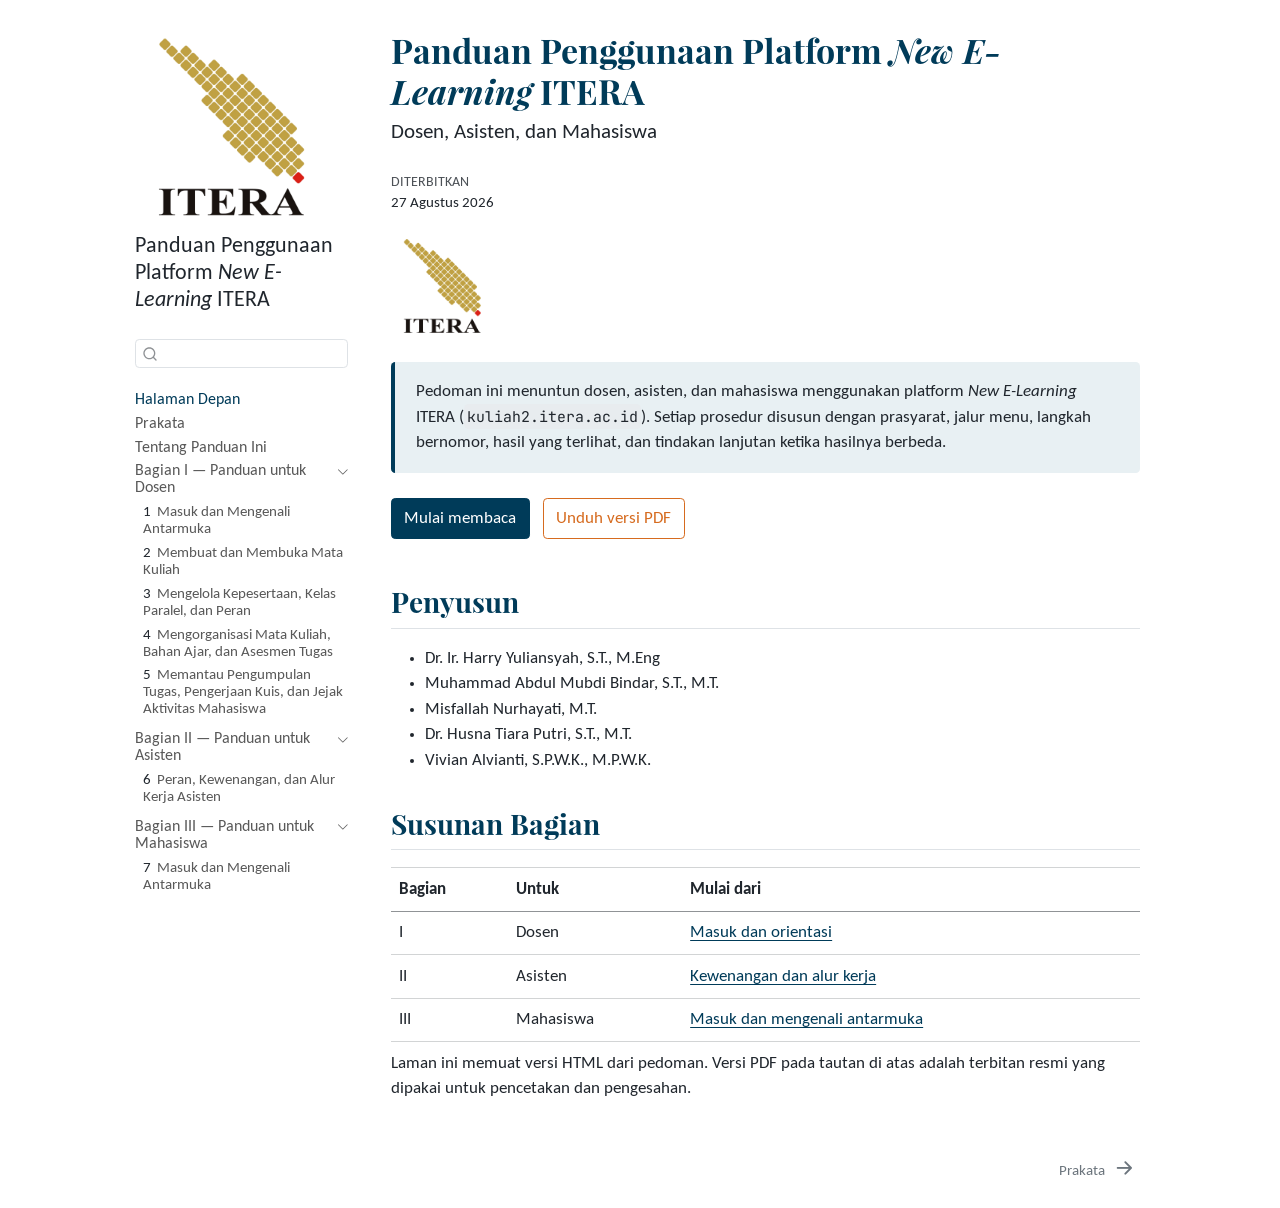
<file: docs/index.html>
<!DOCTYPE html>
<html xmlns="http://www.w3.org/1999/xhtml" lang="id" xml:lang="id"><head>

<meta charset="utf-8">
<meta name="generator" content="quarto-1.10.19">

<meta name="viewport" content="width=device-width, initial-scale=1.0, user-scalable=yes">


<title>Panduan Penggunaan Platform New E-Learning ITERA</title>
<style>
/* Default styles provided by pandoc.
** See https://pandoc.org/MANUAL.html#variables-for-html for config info.
*/
span.smallcaps{font-variant: small-caps;}
div.columns{display: flex; gap: 1.5em;}
div.column{flex: auto;}
@media screen {
div.columns{gap: min(4vw, 1.5em);}
div.column{overflow-x: auto;}
}
div.hanging-indent{margin-left: 1.5em; text-indent: -1.5em;}
ul.task-list{list-style: none;}
ul.task-list li input[type="checkbox"] {
  width: 0.8em;
  margin: 0 0.8em 0.2em -1em; /* quarto-specific, see https://github.com/quarto-dev/quarto-cli/issues/4556 */ 
  vertical-align: middle;
}
</style>


<script src="site_libs/quarto-nav/quarto-nav.js"></script>
<script src="site_libs/quarto-nav/headroom.min.js"></script>
<script src="site_libs/clipboard/clipboard.min.js"></script>
<script src="site_libs/quarto-search/autocomplete.umd.js"></script>
<script src="site_libs/quarto-search/fuse.min.js"></script>
<script src="site_libs/quarto-search/quarto-search.js"></script>
<meta name="quarto:offset" content="./">
<link href="./prakata.html" rel="next">
<script src="site_libs/quarto-html/quarto.js" type="module"></script>
<script src="site_libs/quarto-html/tabsets/tabsets.js" type="module"></script>
<script src="site_libs/quarto-html/popper.min.js"></script>
<script src="site_libs/quarto-html/tippy.umd.min.js"></script>
<script src="site_libs/quarto-html/anchor.min.js"></script>
<link href="site_libs/quarto-html/tippy.css" rel="stylesheet">
<link href="site_libs/quarto-html/quarto-syntax-highlighting-ee0d825c001f130fb265e92dcb17fa1f.css" rel="stylesheet" class="quarto-color-scheme" id="quarto-text-highlighting-styles">
<link href="site_libs/quarto-html/quarto-syntax-highlighting-dark-86a2d7ae3330a5c8f2af512998a51a4c.css" rel="stylesheet" class="quarto-color-scheme quarto-color-alternate" id="quarto-text-highlighting-styles">
<link href="site_libs/quarto-html/quarto-syntax-highlighting-ee0d825c001f130fb265e92dcb17fa1f.css" rel="stylesheet" class="quarto-color-scheme-extra" id="quarto-text-highlighting-styles">
<script src="site_libs/bootstrap/bootstrap.min.js"></script>
<link href="site_libs/bootstrap/bootstrap-icons.css" rel="stylesheet">
<link href="site_libs/bootstrap/bootstrap-3ed409b4e100c8c12b97e3dce972414c.min.css" rel="stylesheet" append-hash="true" class="quarto-color-scheme" id="quarto-bootstrap" data-mode="light">
<link href="site_libs/bootstrap/bootstrap-dark-3ed409b4e100c8c12b97e3dce972414c.min.css" rel="stylesheet" append-hash="true" class="quarto-color-scheme quarto-color-alternate" id="quarto-bootstrap" data-mode="light">
<link href="site_libs/bootstrap/bootstrap-3ed409b4e100c8c12b97e3dce972414c.min.css" rel="stylesheet" append-hash="true" class="quarto-color-scheme-extra" id="quarto-bootstrap" data-mode="light">
<script id="quarto-search-options" type="application/json">{
  "location": "sidebar",
  "copy-button": false,
  "collapse-after": 3,
  "panel-placement": "start",
  "type": "textbox",
  "limit": 50,
  "keyboard-shortcut": [
    "f",
    "/",
    "s"
  ],
  "show-item-context": false,
  "language": {
    "search-no-results-text": "Tidak ada hasil",
    "search-matching-documents-text": "dokumen cocok",
    "search-copy-link-title": "Salin tautan untuk mencari",
    "search-hide-matches-text": "Sembunyikan kecocokan lainnya",
    "search-more-match-text": "kecocokan lainnya di dokumen ini",
    "search-more-matches-text": "kecocokan lainnya di dokumen ini",
    "search-clear-button-title": "Hapus",
    "search-text-placeholder": "",
    "search-detached-cancel-button-title": "Batal",
    "search-submit-button-title": "Kirim",
    "search-label": "Mencari"
  }
}</script>


<link rel="stylesheet" href="_shared/laman.css">
</head>

<body class="nav-sidebar floating fullcontent quarto-light">

<div id="quarto-search-results"></div>
  <header id="quarto-header" class="headroom fixed-top">
  <nav class="quarto-secondary-nav">
    <div class="container-fluid d-flex">
      <button type="button" class="quarto-btn-toggle btn" data-bs-toggle="collapse" role="button" data-bs-target=".quarto-sidebar-collapse-item" aria-controls="quarto-sidebar" aria-expanded="false" aria-label="Alihkan bilah sisi" onclick="if (window.quartoToggleHeadroom) { window.quartoToggleHeadroom(); }">
        <i class="bi bi-layout-text-sidebar-reverse"></i>
      </button>
        <nav class="quarto-page-breadcrumbs" aria-label="breadcrumb"><ol class="breadcrumb"><li class="breadcrumb-item"><a href="./index.html">Halaman Depan</a></li></ol></nav>
        <a class="flex-grow-1" role="navigation" data-bs-toggle="collapse" data-bs-target=".quarto-sidebar-collapse-item" aria-controls="quarto-sidebar" aria-expanded="false" aria-label="Alihkan bilah sisi" onclick="if (window.quartoToggleHeadroom) { window.quartoToggleHeadroom(); }">      
        </a>
      <button type="button" class="btn quarto-search-button" aria-label="Mencari" onclick="window.quartoOpenSearch();">
        <i class="bi bi-search"></i>
      </button>
    </div>
  </nav>
</header>
<!-- content -->
<div id="quarto-content" class="quarto-container page-columns page-rows-contents page-layout-article">
<!-- sidebar -->
  <nav id="quarto-sidebar" class="sidebar collapse collapse-horizontal quarto-sidebar-collapse-item sidebar-navigation floating overflow-auto">
    <div class="pt-lg-2 mt-2 text-left sidebar-header sidebar-header-stacked">
      <a href="./index.html" class="sidebar-logo-link">
      <img src="./assets/images/logo-itera.png" alt="" class="sidebar-logo light-content py-0 d-lg-inline d-none">
      <img src="./assets/images/logo-itera.png" alt="" class="sidebar-logo dark-content py-0 d-lg-inline d-none">
      </a>
    <div class="sidebar-title mb-0 py-0">
      <a href="./">Panduan Penggunaan Platform <em>New E-Learning</em> ITERA</a> 
    </div>
      </div>
        <div class="mt-2 flex-shrink-0 align-items-center">
        <div class="sidebar-search">
        <div id="quarto-search" class="" title="Mencari"></div>
        </div>
        </div>
    <div class="sidebar-menu-container"> 
    <ul class="list-unstyled mt-1">
        <li class="sidebar-item">
  <div class="sidebar-item-container"> 
  <a href="./index.html" class="sidebar-item-text sidebar-link active">
 <span class="menu-text">Halaman Depan</span></a>
  </div>
</li>
        <li class="sidebar-item">
  <div class="sidebar-item-container"> 
  <a href="./prakata.html" class="sidebar-item-text sidebar-link">
 <span class="menu-text">Prakata</span></a>
  </div>
</li>
        <li class="sidebar-item">
  <div class="sidebar-item-container"> 
  <a href="./tentang-panduan.html" class="sidebar-item-text sidebar-link">
 <span class="menu-text">Tentang Panduan Ini</span></a>
  </div>
</li>
        <li class="sidebar-item sidebar-item-section">
      <div class="sidebar-item-container"> 
            <a class="sidebar-item-text sidebar-link text-start" data-bs-toggle="collapse" data-bs-target="#quarto-sidebar-section-1" role="navigation" aria-expanded="true">
 <span class="menu-text">Bagian I — Panduan untuk Dosen</span></a>
          <a class="sidebar-item-toggle text-start" data-bs-toggle="collapse" data-bs-target="#quarto-sidebar-section-1" role="navigation" aria-expanded="true" aria-label="Alihkan bagian">
            <i class="bi bi-chevron-right ms-2"></i>
          </a> 
      </div>
      <ul id="quarto-sidebar-section-1" class="collapse list-unstyled sidebar-section depth1 show">  
          <li class="sidebar-item">
  <div class="sidebar-item-container"> 
  <a href="./dosen/01-login-orientasi.html" class="sidebar-item-text sidebar-link">
 <span class="menu-text"><span class="chapter-number">1</span>&nbsp; <span class="chapter-title">Masuk dan Mengenali Antarmuka</span></span></a>
  </div>
</li>
          <li class="sidebar-item">
  <div class="sidebar-item-container"> 
  <a href="./dosen/02-mata-kuliah.html" class="sidebar-item-text sidebar-link">
 <span class="menu-text"><span class="chapter-number">2</span>&nbsp; <span class="chapter-title">Membuat dan Membuka Mata Kuliah</span></span></a>
  </div>
</li>
          <li class="sidebar-item">
  <div class="sidebar-item-container"> 
  <a href="./dosen/03-kepesertaan-kelas-dan-peran.html" class="sidebar-item-text sidebar-link">
 <span class="menu-text"><span class="chapter-number">3</span>&nbsp; <span class="chapter-title">Mengelola Kepesertaan, Kelas Paralel, dan Peran</span></span></a>
  </div>
</li>
          <li class="sidebar-item">
  <div class="sidebar-item-container"> 
  <a href="./dosen/04-organisasi-materi-dan-asesmen.html" class="sidebar-item-text sidebar-link">
 <span class="menu-text"><span class="chapter-number">4</span>&nbsp; <span class="chapter-title">Mengorganisasi Mata Kuliah, Bahan Ajar, dan Asesmen Tugas</span></span></a>
  </div>
</li>
          <li class="sidebar-item">
  <div class="sidebar-item-container"> 
  <a href="./dosen/05-pemantauan-dan-laporan.html" class="sidebar-item-text sidebar-link">
 <span class="menu-text"><span class="chapter-number">5</span>&nbsp; <span class="chapter-title">Memantau Pengumpulan Tugas, Pengerjaan Kuis, dan Jejak Aktivitas Mahasiswa</span></span></a>
  </div>
</li>
      </ul>
  </li>
        <li class="sidebar-item sidebar-item-section">
      <div class="sidebar-item-container"> 
            <a class="sidebar-item-text sidebar-link text-start" data-bs-toggle="collapse" data-bs-target="#quarto-sidebar-section-2" role="navigation" aria-expanded="true">
 <span class="menu-text">Bagian II — Panduan untuk Asisten</span></a>
          <a class="sidebar-item-toggle text-start" data-bs-toggle="collapse" data-bs-target="#quarto-sidebar-section-2" role="navigation" aria-expanded="true" aria-label="Alihkan bagian">
            <i class="bi bi-chevron-right ms-2"></i>
          </a> 
      </div>
      <ul id="quarto-sidebar-section-2" class="collapse list-unstyled sidebar-section depth1 show">  
          <li class="sidebar-item">
  <div class="sidebar-item-container"> 
  <a href="./asisten/01-kewenangan-dan-alur-kerja.html" class="sidebar-item-text sidebar-link">
 <span class="menu-text"><span class="chapter-number">6</span>&nbsp; <span class="chapter-title">Peran, Kewenangan, dan Alur Kerja Asisten</span></span></a>
  </div>
</li>
      </ul>
  </li>
        <li class="sidebar-item sidebar-item-section">
      <div class="sidebar-item-container"> 
            <a class="sidebar-item-text sidebar-link text-start" data-bs-toggle="collapse" data-bs-target="#quarto-sidebar-section-3" role="navigation" aria-expanded="true">
 <span class="menu-text">Bagian III — Panduan untuk Mahasiswa</span></a>
          <a class="sidebar-item-toggle text-start" data-bs-toggle="collapse" data-bs-target="#quarto-sidebar-section-3" role="navigation" aria-expanded="true" aria-label="Alihkan bagian">
            <i class="bi bi-chevron-right ms-2"></i>
          </a> 
      </div>
      <ul id="quarto-sidebar-section-3" class="collapse list-unstyled sidebar-section depth1 show">  
          <li class="sidebar-item">
  <div class="sidebar-item-container"> 
  <a href="./mahasiswa/login-dan-orientasi.html" class="sidebar-item-text sidebar-link">
 <span class="menu-text"><span class="chapter-number">7</span>&nbsp; <span class="chapter-title">Masuk dan Mengenali Antarmuka</span></span></a>
  </div>
</li>
          <li class="sidebar-item">
  <div class="sidebar-item-container"> 
  <a href="./mahasiswa/bergabung-dan-kelompok.html" class="sidebar-item-text sidebar-link">
 <span class="menu-text"><span class="chapter-number">8</span>&nbsp; <span class="chapter-title">Bergabung ke Mata Kuliah dan Kelompok</span></span></a>
  </div>
</li>
          <li class="sidebar-item">
  <div class="sidebar-item-container"> 
  <a href="./mahasiswa/materi-dan-aktivitas.html" class="sidebar-item-text sidebar-link">
 <span class="menu-text"><span class="chapter-number">9</span>&nbsp; <span class="chapter-title">Mengenal Bahan Ajar dan Menyiapkan Tugas</span></span></a>
  </div>
</li>
          <li class="sidebar-item">
  <div class="sidebar-item-container"> 
  <a href="./mahasiswa/pengumpulan-tugas.html" class="sidebar-item-text sidebar-link">
 <span class="menu-text"><span class="chapter-number">10</span>&nbsp; <span class="chapter-title">Mengumpulkan Tugas dan Mengerjakan Kuis</span></span></a>
  </div>
</li>
      </ul>
  </li>
    </ul>
    </div>
</nav>
<div id="quarto-sidebar-glass" class="quarto-sidebar-collapse-item" data-bs-toggle="collapse" data-bs-target=".quarto-sidebar-collapse-item"></div>
<!-- margin-sidebar -->
    
<!-- main -->
<main class="content" id="quarto-document-content">

<header id="title-block-header" class="quarto-title-block default">
<div class="quarto-title">
<h1 class="title">Panduan Penggunaan Platform <em>New E-Learning</em> ITERA</h1>
<p class="subtitle lead">Dosen, Asisten, dan Mahasiswa</p>
</div>



<div class="quarto-title-meta">

    
    <div>
    <div class="quarto-title-meta-heading">Diterbitkan</div>
    <div class="quarto-title-meta-contents">
      <p class="date">27 Agustus 2026</p>
    </div>
  </div>
  
    
  </div>
  


</header>


<section id="lembar-pengesahan" class="level1 unnumbered unlisted">
<h1 class="unnumbered unlisted">Lembar Pengesahan</h1>
<div style="page-break-after: always;"></div>
<p><img src="assets/images/logo-itera.png" class="laman-logo img-fluid"></p>
<div class="laman-pembuka">
<p>Pedoman ini menuntun dosen, asisten, dan mahasiswa menggunakan platform <em>New E-Learning</em> ITERA (<code>kuliah2.itera.ac.id</code>). Setiap prosedur disusun dengan prasyarat, jalur menu, langkah bernomor, hasil yang terlihat, dan tindakan lanjutan ketika hasilnya berbeda.</p>
</div>
<p><a href="./prakata.html" class="btn btn-primary laman-tombol">Mulai membaca</a> <a href="Panduan-Moodle-ITERA.pdf" class="btn btn-outline-secondary laman-tombol">Unduh versi PDF</a></p>
<section id="penyusun" class="level2 unnumbered">
<h2 class="unnumbered anchored" data-anchor-id="penyusun">Penyusun</h2>
<ul>
<li>Dr.&nbsp;Ir. Harry Yuliansyah, S.T., M.Eng</li>
<li>Muhammad Abdul Mubdi Bindar, S.T., M.T.</li>
<li>Misfallah Nurhayati, M.T.</li>
<li>Dr.&nbsp;Husna Tiara Putri, S.T., M.T.</li>
<li>Vivian Alvianti, S.P.W.K., M.P.W.K.</li>
</ul>
</section>
<section id="susunan-bagian" class="level2 unnumbered">
<h2 class="unnumbered anchored" data-anchor-id="susunan-bagian">Susunan Bagian</h2>
<table class="caption-top table">
<thead>
<tr class="header">
<th>Bagian</th>
<th>Untuk</th>
<th>Mulai dari</th>
</tr>
</thead>
<tbody>
<tr class="odd">
<td>I</td>
<td>Dosen</td>
<td><a href="./dosen/01-login-orientasi.html">Masuk dan orientasi</a></td>
</tr>
<tr class="even">
<td>II</td>
<td>Asisten</td>
<td><a href="./asisten/01-kewenangan-dan-alur-kerja.html">Kewenangan dan alur kerja</a></td>
</tr>
<tr class="odd">
<td>III</td>
<td>Mahasiswa</td>
<td><a href="./mahasiswa/login-dan-orientasi.html">Masuk dan mengenali antarmuka</a></td>
</tr>
</tbody>
</table>
<p>Laman ini memuat versi HTML dari pedoman. Versi PDF pada tautan di atas adalah terbitan resmi yang dipakai untuk pencetakan dan pengesahan.</p>


</section>
</section>

</main> <!-- /main -->
<script id="quarto-html-after-body" type="application/javascript">
  window.document.addEventListener("DOMContentLoaded", function (event) {
    const icon = "";
    const anchorJS = new window.AnchorJS();
    anchorJS.options = {
      placement: 'right',
      icon: icon
    };
    anchorJS.add('.anchored');
    const isCodeAnnotation = (el) => {
      for (const clz of el.classList) {
        if (clz.startsWith('code-annotation-')) {                     
          return true;
        }
      }
      return false;
    }
    const onCopySuccess = function(e) {
      // button target
      const button = e.trigger;
      // don't keep focus
      button.blur();
      // flash "checked"
      button.classList.add('code-copy-button-checked');
      var currentTitle = button.getAttribute("title");
      button.setAttribute("title", "Disalin!");
      let tooltip;
      if (window.bootstrap) {
        button.setAttribute("data-bs-toggle", "tooltip");
        button.setAttribute("data-bs-placement", "left");
        button.setAttribute("data-bs-title", "Disalin!");
        tooltip = new bootstrap.Tooltip(button, 
          { trigger: "manual", 
            customClass: "code-copy-button-tooltip",
            offset: [0, -8]});
        tooltip.show();    
      }
      setTimeout(function() {
        if (tooltip) {
          tooltip.hide();
          button.removeAttribute("data-bs-title");
          button.removeAttribute("data-bs-toggle");
          button.removeAttribute("data-bs-placement");
        }
        button.setAttribute("title", currentTitle);
        button.classList.remove('code-copy-button-checked');
      }, 1000);
      // clear code selection
      e.clearSelection();
    }
    const getTextToCopy = function(trigger) {
      const outerScaffold = trigger.parentElement.cloneNode(true);
      const codeEl = outerScaffold.querySelector('code');
      for (const childEl of codeEl.children) {
        if (isCodeAnnotation(childEl)) {
          childEl.remove();
        }
      }
      return codeEl.innerText;
    }
    const clipboard = new window.ClipboardJS('.code-copy-button:not([data-in-quarto-modal])', {
      text: getTextToCopy
    });
    clipboard.on('success', onCopySuccess);
    if (window.document.getElementById('quarto-embedded-source-code-modal')) {
      const clipboardModal = new window.ClipboardJS('.code-copy-button[data-in-quarto-modal]', {
        text: getTextToCopy,
        container: window.document.getElementById('quarto-embedded-source-code-modal')
      });
      clipboardModal.on('success', onCopySuccess);
    }
      var localhostRegex = new RegExp(/^(?:http|https):\/\/localhost\:?[0-9]*\//);
      var mailtoRegex = new RegExp(/^mailto:/);
        var filterRegex = new RegExp('/' + window.location.host + '/');
      var isInternal = (href) => {
          return filterRegex.test(href) || localhostRegex.test(href) || mailtoRegex.test(href);
      }
      // Inspect non-navigation links and adorn them if external
     var links = window.document.querySelectorAll('a[href]:not(.nav-link):not(.navbar-brand):not(.toc-action):not(.sidebar-link):not(.sidebar-item-toggle):not(.pagination-link):not(.no-external):not([aria-hidden]):not(.dropdown-item):not(.quarto-navigation-tool):not(.about-link)');
      for (var i=0; i<links.length; i++) {
        const link = links[i];
        if (!isInternal(link.href)) {
          // undo the damage that might have been done by quarto-nav.js in the case of
          // links that we want to consider external
          if (link.dataset.originalHref !== undefined) {
            link.href = link.dataset.originalHref;
          }
        }
      }
    function tippyHover(el, contentFn, onTriggerFn, onUntriggerFn) {
      const config = {
        allowHTML: true,
        maxWidth: 500,
        delay: 100,
        arrow: false,
        appendTo: function(el) {
            return el.parentElement;
        },
        interactive: true,
        interactiveBorder: 10,
        theme: 'quarto',
        placement: 'bottom-start',
      };
      if (contentFn) {
        config.content = contentFn;
      }
      if (onTriggerFn) {
        config.onTrigger = onTriggerFn;
      }
      if (onUntriggerFn) {
        config.onUntrigger = onUntriggerFn;
      }
      window.tippy(el, config); 
    }
    const noterefs = window.document.querySelectorAll('a[role="doc-noteref"]');
    for (var i=0; i<noterefs.length; i++) {
      const ref = noterefs[i];
      tippyHover(ref, function() {
        // use id or data attribute instead here
        let href = ref.getAttribute('data-footnote-href') || ref.getAttribute('href');
        try { href = new URL(href).hash; } catch {}
        const id = href.replace(/^#\/?/, "");
        const note = window.document.getElementById(id);
        if (note) {
          return note.innerHTML;
        } else {
          return "";
        }
      });
    }
    const xrefs = window.document.querySelectorAll('a.quarto-xref');
    const processXRef = (id, note) => {
      // Strip column container classes
      const stripColumnClz = (el) => {
        el.classList.remove("page-full", "page-columns");
        if (el.children) {
          for (const child of el.children) {
            stripColumnClz(child);
          }
        }
      }
      stripColumnClz(note)
      if (id === null || id.startsWith('sec-')) {
        // Special case sections, only their first couple elements
        const container = document.createElement("div");
        if (note.children && note.children.length > 2) {
          container.appendChild(note.children[0].cloneNode(true));
          for (let i = 1; i < note.children.length; i++) {
            const child = note.children[i];
            if (child.tagName === "P" && child.innerText === "") {
              continue;
            } else {
              container.appendChild(child.cloneNode(true));
              break;
            }
          }
          if (window.Quarto?.typesetMath) {
            window.Quarto.typesetMath(container);
          }
          return container.innerHTML
        } else {
          if (window.Quarto?.typesetMath) {
            window.Quarto.typesetMath(note);
          }
          return note.innerHTML;
        }
      } else {
        // Remove any anchor links if they are present
        const anchorLink = note.querySelector('a.anchorjs-link');
        if (anchorLink) {
          anchorLink.remove();
        }
        if (window.Quarto?.typesetMath) {
          window.Quarto.typesetMath(note);
        }
        if (note.classList.contains("callout")) {
          return note.outerHTML;
        } else {
          return note.innerHTML;
        }
      }
    }
    for (var i=0; i<xrefs.length; i++) {
      const xref = xrefs[i];
      tippyHover(xref, undefined, function(instance) {
        instance.disable();
        let url = xref.getAttribute('href');
        let hash = undefined; 
        if (url.startsWith('#')) {
          hash = url;
        } else {
          try { hash = new URL(url).hash; } catch {}
        }
        if (hash) {
          const id = hash.replace(/^#\/?/, "");
          const note = window.document.getElementById(id);
          if (note !== null) {
            try {
              const html = processXRef(id, note.cloneNode(true));
              instance.setContent(html);
            } finally {
              instance.enable();
              instance.show();
            }
          } else {
            // See if we can fetch this
            fetch(url.split('#')[0])
            .then(res => res.text())
            .then(html => {
              const parser = new DOMParser();
              const htmlDoc = parser.parseFromString(html, "text/html");
              const note = htmlDoc.getElementById(id);
              if (note !== null) {
                const html = processXRef(id, note);
                instance.setContent(html);
              } 
            }).finally(() => {
              instance.enable();
              instance.show();
            });
          }
        } else {
          // See if we can fetch a full url (with no hash to target)
          // This is a special case and we should probably do some content thinning / targeting
          fetch(url)
          .then(res => res.text())
          .then(html => {
            const parser = new DOMParser();
            const htmlDoc = parser.parseFromString(html, "text/html");
            const note = htmlDoc.querySelector('main.content');
            if (note !== null) {
              // This should only happen for chapter cross references
              // (since there is no id in the URL)
              // remove the first header
              if (note.children.length > 0 && note.children[0].tagName === "HEADER") {
                note.children[0].remove();
              }
              const html = processXRef(null, note);
              instance.setContent(html);
            } 
          }).finally(() => {
            instance.enable();
            instance.show();
          });
        }
      }, function(instance) {
      });
    }
        let selectedAnnoteEl;
        const selectorForAnnotation = ( cell, annotation) => {
          let cellAttr = 'data-code-cell="' + cell + '"';
          let lineAttr = 'data-code-annotation="' +  annotation + '"';
          const selector = 'span[' + cellAttr + '][' + lineAttr + ']';
          return selector;
        }
        const selectCodeLines = (annoteEl) => {
          const doc = window.document;
          const targetCell = annoteEl.getAttribute("data-target-cell");
          const targetAnnotation = annoteEl.getAttribute("data-target-annotation");
          const annoteSpan = window.document.querySelector(selectorForAnnotation(targetCell, targetAnnotation));
          const lines = annoteSpan.getAttribute("data-code-lines").split(",");
          const lineIds = lines.map((line) => {
            return targetCell + "-" + line;
          })
          let top = null;
          let height = null;
          let parent = null;
          if (lineIds.length > 0) {
              //compute the position of the single el (top and bottom and make a div)
              const el = window.document.getElementById(lineIds[0]);
              top = el.offsetTop;
              height = el.offsetHeight;
              parent = el.parentElement.parentElement;
            if (lineIds.length > 1) {
              const lastEl = window.document.getElementById(lineIds[lineIds.length - 1]);
              const bottom = lastEl.offsetTop + lastEl.offsetHeight;
              height = bottom - top;
            }
            if (top !== null && height !== null && parent !== null) {
              // cook up a div (if necessary) and position it 
              let div = window.document.getElementById("code-annotation-line-highlight");
              if (div === null) {
                div = window.document.createElement("div");
                div.setAttribute("id", "code-annotation-line-highlight");
                div.style.position = 'absolute';
                parent.appendChild(div);
              }
              div.style.top = top - 2 + "px";
              div.style.height = height + 4 + "px";
              div.style.left = 0;
              let gutterDiv = window.document.getElementById("code-annotation-line-highlight-gutter");
              if (gutterDiv === null) {
                gutterDiv = window.document.createElement("div");
                gutterDiv.setAttribute("id", "code-annotation-line-highlight-gutter");
                gutterDiv.style.position = 'absolute';
                const codeCell = window.document.getElementById(targetCell);
                const gutter = codeCell.querySelector('.code-annotation-gutter');
                gutter.appendChild(gutterDiv);
              }
              gutterDiv.style.top = top - 2 + "px";
              gutterDiv.style.height = height + 4 + "px";
            }
            selectedAnnoteEl = annoteEl;
          }
        };
        const unselectCodeLines = () => {
          const elementsIds = ["code-annotation-line-highlight", "code-annotation-line-highlight-gutter"];
          elementsIds.forEach((elId) => {
            const div = window.document.getElementById(elId);
            if (div) {
              div.remove();
            }
          });
          selectedAnnoteEl = undefined;
        };
          // Handle positioning of the toggle
      window.addEventListener(
        "resize",
        throttle(() => {
          elRect = undefined;
          if (selectedAnnoteEl) {
            selectCodeLines(selectedAnnoteEl);
          }
        }, 10)
      );
      function throttle(fn, ms) {
      let throttle = false;
      let timer;
        return (...args) => {
          if(!throttle) { // first call gets through
              fn.apply(this, args);
              throttle = true;
          } else { // all the others get throttled
              if(timer) clearTimeout(timer); // cancel #2
              timer = setTimeout(() => {
                fn.apply(this, args);
                timer = throttle = false;
              }, ms);
          }
        };
      }
        // Attach click handler to the DT
        const annoteDls = window.document.querySelectorAll('dt[data-target-cell]');
        for (const annoteDlNode of annoteDls) {
          annoteDlNode.addEventListener('click', (event) => {
            const clickedEl = event.target;
            if (clickedEl !== selectedAnnoteEl) {
              unselectCodeLines();
              const activeEl = window.document.querySelector('dt[data-target-cell].code-annotation-active');
              if (activeEl) {
                activeEl.classList.remove('code-annotation-active');
              }
              selectCodeLines(clickedEl);
              clickedEl.classList.add('code-annotation-active');
            } else {
              // Unselect the line
              unselectCodeLines();
              clickedEl.classList.remove('code-annotation-active');
            }
          });
        }
    const findCites = (el) => {
      const parentEl = el.parentElement;
      if (parentEl) {
        const cites = parentEl.dataset.cites;
        if (cites) {
          return {
            el,
            cites: cites.split(' ')
          };
        } else {
          return findCites(el.parentElement)
        }
      } else {
        return undefined;
      }
    };
    var bibliorefs = window.document.querySelectorAll('a[role="doc-biblioref"]');
    for (var i=0; i<bibliorefs.length; i++) {
      const ref = bibliorefs[i];
      const citeInfo = findCites(ref);
      if (citeInfo) {
        tippyHover(citeInfo.el, function() {
          var popup = window.document.createElement('div');
          citeInfo.cites.forEach(function(cite) {
            var citeDiv = window.document.createElement('div');
            citeDiv.classList.add('hanging-indent');
            citeDiv.classList.add('csl-entry');
            var biblioDiv = window.document.getElementById('ref-' + cite);
            if (biblioDiv) {
              citeDiv.innerHTML = biblioDiv.innerHTML;
            }
            popup.appendChild(citeDiv);
          });
          return popup.innerHTML;
        });
      }
    }
  });
  </script>
<nav class="page-navigation">
  <div class="nav-page nav-page-previous">
  </div>
  <div class="nav-page nav-page-next">
      <a href="./prakata.html" class="pagination-link" aria-label="Prakata">
        <span class="nav-page-text">Prakata</span> <i class="bi bi-arrow-right-short"></i>
      </a>
  </div>
</nav>
</div> <!-- /content -->




</body></html>
</file>
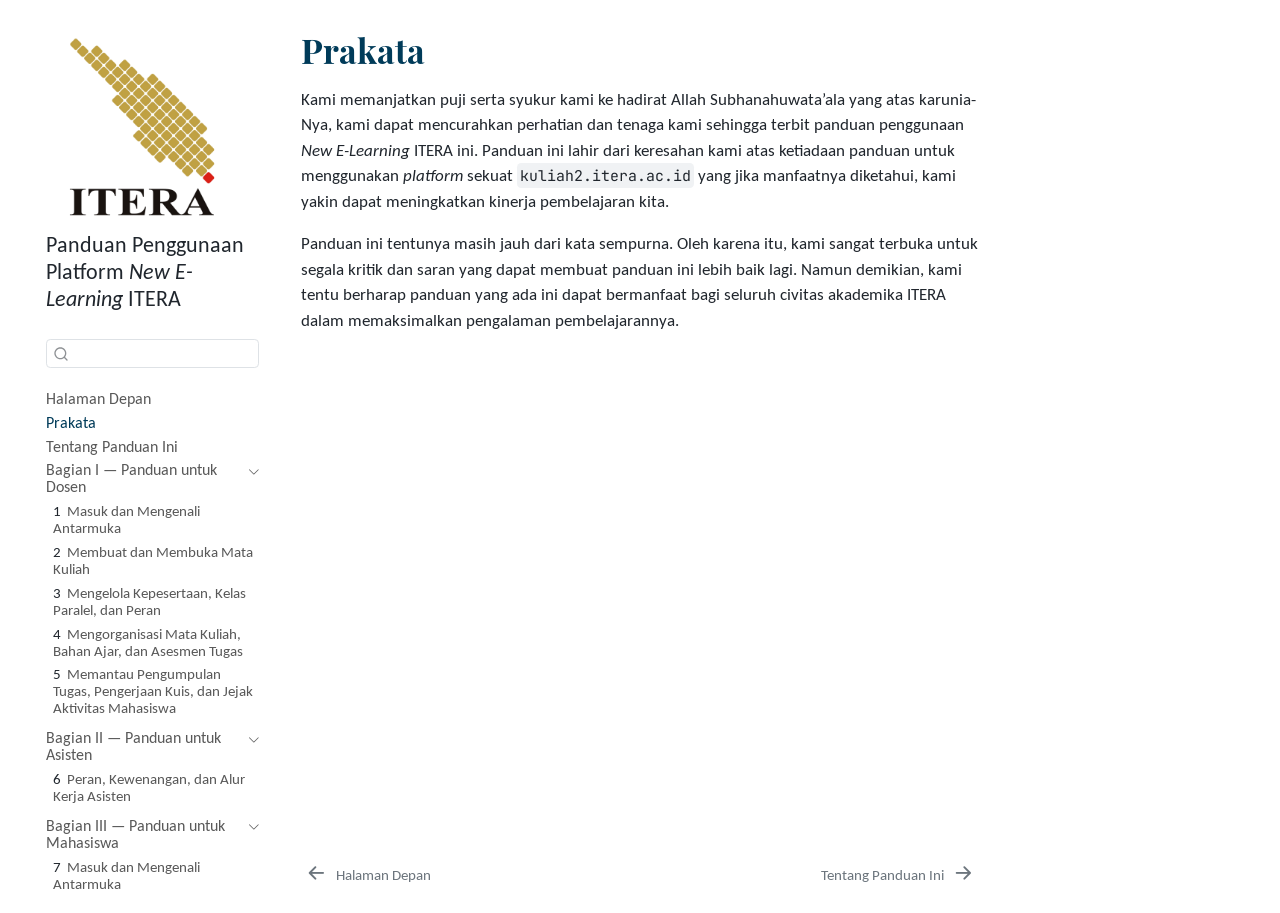
<file: docs/prakata.html>
<!DOCTYPE html>
<html xmlns="http://www.w3.org/1999/xhtml" lang="id" xml:lang="id"><head>

<meta charset="utf-8">
<meta name="generator" content="quarto-1.10.19">

<meta name="viewport" content="width=device-width, initial-scale=1.0, user-scalable=yes">


<title>Prakata – Panduan Penggunaan Platform New E-Learning ITERA</title>
<style>
/* Default styles provided by pandoc.
** See https://pandoc.org/MANUAL.html#variables-for-html for config info.
*/
span.smallcaps{font-variant: small-caps;}
div.columns{display: flex; gap: 1.5em;}
div.column{flex: auto;}
@media screen {
div.columns{gap: min(4vw, 1.5em);}
div.column{overflow-x: auto;}
}
div.hanging-indent{margin-left: 1.5em; text-indent: -1.5em;}
ul.task-list{list-style: none;}
ul.task-list li input[type="checkbox"] {
  width: 0.8em;
  margin: 0 0.8em 0.2em -1em; /* quarto-specific, see https://github.com/quarto-dev/quarto-cli/issues/4556 */ 
  vertical-align: middle;
}
</style>


<script src="site_libs/quarto-nav/quarto-nav.js"></script>
<script src="site_libs/quarto-nav/headroom.min.js"></script>
<script src="site_libs/clipboard/clipboard.min.js"></script>
<script src="site_libs/quarto-search/autocomplete.umd.js"></script>
<script src="site_libs/quarto-search/fuse.min.js"></script>
<script src="site_libs/quarto-search/quarto-search.js"></script>
<meta name="quarto:offset" content="./">
<link href="./tentang-panduan.html" rel="next">
<link href="./index.html" rel="prev">
<script src="site_libs/quarto-html/quarto.js" type="module"></script>
<script src="site_libs/quarto-html/tabsets/tabsets.js" type="module"></script>
<script src="site_libs/quarto-html/popper.min.js"></script>
<script src="site_libs/quarto-html/tippy.umd.min.js"></script>
<script src="site_libs/quarto-html/anchor.min.js"></script>
<link href="site_libs/quarto-html/tippy.css" rel="stylesheet">
<link href="site_libs/quarto-html/quarto-syntax-highlighting-ee0d825c001f130fb265e92dcb17fa1f.css" rel="stylesheet" class="quarto-color-scheme" id="quarto-text-highlighting-styles">
<link href="site_libs/quarto-html/quarto-syntax-highlighting-dark-86a2d7ae3330a5c8f2af512998a51a4c.css" rel="stylesheet" class="quarto-color-scheme quarto-color-alternate" id="quarto-text-highlighting-styles">
<link href="site_libs/quarto-html/quarto-syntax-highlighting-ee0d825c001f130fb265e92dcb17fa1f.css" rel="stylesheet" class="quarto-color-scheme-extra" id="quarto-text-highlighting-styles">
<script src="site_libs/bootstrap/bootstrap.min.js"></script>
<link href="site_libs/bootstrap/bootstrap-icons.css" rel="stylesheet">
<link href="site_libs/bootstrap/bootstrap-3ed409b4e100c8c12b97e3dce972414c.min.css" rel="stylesheet" append-hash="true" class="quarto-color-scheme" id="quarto-bootstrap" data-mode="light">
<link href="site_libs/bootstrap/bootstrap-dark-3ed409b4e100c8c12b97e3dce972414c.min.css" rel="stylesheet" append-hash="true" class="quarto-color-scheme quarto-color-alternate" id="quarto-bootstrap" data-mode="light">
<link href="site_libs/bootstrap/bootstrap-3ed409b4e100c8c12b97e3dce972414c.min.css" rel="stylesheet" append-hash="true" class="quarto-color-scheme-extra" id="quarto-bootstrap" data-mode="light">
<script id="quarto-search-options" type="application/json">{
  "location": "sidebar",
  "copy-button": false,
  "collapse-after": 3,
  "panel-placement": "start",
  "type": "textbox",
  "limit": 50,
  "keyboard-shortcut": [
    "f",
    "/",
    "s"
  ],
  "show-item-context": false,
  "language": {
    "search-no-results-text": "Tidak ada hasil",
    "search-matching-documents-text": "dokumen cocok",
    "search-copy-link-title": "Salin tautan untuk mencari",
    "search-hide-matches-text": "Sembunyikan kecocokan lainnya",
    "search-more-match-text": "kecocokan lainnya di dokumen ini",
    "search-more-matches-text": "kecocokan lainnya di dokumen ini",
    "search-clear-button-title": "Hapus",
    "search-text-placeholder": "",
    "search-detached-cancel-button-title": "Batal",
    "search-submit-button-title": "Kirim",
    "search-label": "Mencari"
  }
}</script>


<link rel="stylesheet" href="_shared/laman.css">
</head>

<body class="nav-sidebar floating quarto-light">

<div id="quarto-search-results"></div>
  <header id="quarto-header" class="headroom fixed-top">
  <nav class="quarto-secondary-nav">
    <div class="container-fluid d-flex">
      <button type="button" class="quarto-btn-toggle btn" data-bs-toggle="collapse" role="button" data-bs-target=".quarto-sidebar-collapse-item" aria-controls="quarto-sidebar" aria-expanded="false" aria-label="Alihkan bilah sisi" onclick="if (window.quartoToggleHeadroom) { window.quartoToggleHeadroom(); }">
        <i class="bi bi-layout-text-sidebar-reverse"></i>
      </button>
        <nav class="quarto-page-breadcrumbs" aria-label="breadcrumb"><ol class="breadcrumb"><li class="breadcrumb-item"><a href="./prakata.html">Prakata</a></li></ol></nav>
        <a class="flex-grow-1" role="navigation" data-bs-toggle="collapse" data-bs-target=".quarto-sidebar-collapse-item" aria-controls="quarto-sidebar" aria-expanded="false" aria-label="Alihkan bilah sisi" onclick="if (window.quartoToggleHeadroom) { window.quartoToggleHeadroom(); }">      
        </a>
      <button type="button" class="btn quarto-search-button" aria-label="Mencari" onclick="window.quartoOpenSearch();">
        <i class="bi bi-search"></i>
      </button>
    </div>
  </nav>
</header>
<!-- content -->
<div id="quarto-content" class="quarto-container page-columns page-rows-contents page-layout-article">
<!-- sidebar -->
  <nav id="quarto-sidebar" class="sidebar collapse collapse-horizontal quarto-sidebar-collapse-item sidebar-navigation floating overflow-auto">
    <div class="pt-lg-2 mt-2 text-left sidebar-header sidebar-header-stacked">
      <a href="./index.html" class="sidebar-logo-link">
      <img src="./assets/images/logo-itera.png" alt="" class="sidebar-logo light-content py-0 d-lg-inline d-none">
      <img src="./assets/images/logo-itera.png" alt="" class="sidebar-logo dark-content py-0 d-lg-inline d-none">
      </a>
    <div class="sidebar-title mb-0 py-0">
      <a href="./">Panduan Penggunaan Platform <em>New E-Learning</em> ITERA</a> 
    </div>
      </div>
        <div class="mt-2 flex-shrink-0 align-items-center">
        <div class="sidebar-search">
        <div id="quarto-search" class="" title="Mencari"></div>
        </div>
        </div>
    <div class="sidebar-menu-container"> 
    <ul class="list-unstyled mt-1">
        <li class="sidebar-item">
  <div class="sidebar-item-container"> 
  <a href="./index.html" class="sidebar-item-text sidebar-link">
 <span class="menu-text">Halaman Depan</span></a>
  </div>
</li>
        <li class="sidebar-item">
  <div class="sidebar-item-container"> 
  <a href="./prakata.html" class="sidebar-item-text sidebar-link active">
 <span class="menu-text">Prakata</span></a>
  </div>
</li>
        <li class="sidebar-item">
  <div class="sidebar-item-container"> 
  <a href="./tentang-panduan.html" class="sidebar-item-text sidebar-link">
 <span class="menu-text">Tentang Panduan Ini</span></a>
  </div>
</li>
        <li class="sidebar-item sidebar-item-section">
      <div class="sidebar-item-container"> 
            <a class="sidebar-item-text sidebar-link text-start" data-bs-toggle="collapse" data-bs-target="#quarto-sidebar-section-1" role="navigation" aria-expanded="true">
 <span class="menu-text">Bagian I — Panduan untuk Dosen</span></a>
          <a class="sidebar-item-toggle text-start" data-bs-toggle="collapse" data-bs-target="#quarto-sidebar-section-1" role="navigation" aria-expanded="true" aria-label="Alihkan bagian">
            <i class="bi bi-chevron-right ms-2"></i>
          </a> 
      </div>
      <ul id="quarto-sidebar-section-1" class="collapse list-unstyled sidebar-section depth1 show">  
          <li class="sidebar-item">
  <div class="sidebar-item-container"> 
  <a href="./dosen/01-login-orientasi.html" class="sidebar-item-text sidebar-link">
 <span class="menu-text"><span class="chapter-number">1</span>&nbsp; <span class="chapter-title">Masuk dan Mengenali Antarmuka</span></span></a>
  </div>
</li>
          <li class="sidebar-item">
  <div class="sidebar-item-container"> 
  <a href="./dosen/02-mata-kuliah.html" class="sidebar-item-text sidebar-link">
 <span class="menu-text"><span class="chapter-number">2</span>&nbsp; <span class="chapter-title">Membuat dan Membuka Mata Kuliah</span></span></a>
  </div>
</li>
          <li class="sidebar-item">
  <div class="sidebar-item-container"> 
  <a href="./dosen/03-kepesertaan-kelas-dan-peran.html" class="sidebar-item-text sidebar-link">
 <span class="menu-text"><span class="chapter-number">3</span>&nbsp; <span class="chapter-title">Mengelola Kepesertaan, Kelas Paralel, dan Peran</span></span></a>
  </div>
</li>
          <li class="sidebar-item">
  <div class="sidebar-item-container"> 
  <a href="./dosen/04-organisasi-materi-dan-asesmen.html" class="sidebar-item-text sidebar-link">
 <span class="menu-text"><span class="chapter-number">4</span>&nbsp; <span class="chapter-title">Mengorganisasi Mata Kuliah, Bahan Ajar, dan Asesmen Tugas</span></span></a>
  </div>
</li>
          <li class="sidebar-item">
  <div class="sidebar-item-container"> 
  <a href="./dosen/05-pemantauan-dan-laporan.html" class="sidebar-item-text sidebar-link">
 <span class="menu-text"><span class="chapter-number">5</span>&nbsp; <span class="chapter-title">Memantau Pengumpulan Tugas, Pengerjaan Kuis, dan Jejak Aktivitas Mahasiswa</span></span></a>
  </div>
</li>
      </ul>
  </li>
        <li class="sidebar-item sidebar-item-section">
      <div class="sidebar-item-container"> 
            <a class="sidebar-item-text sidebar-link text-start" data-bs-toggle="collapse" data-bs-target="#quarto-sidebar-section-2" role="navigation" aria-expanded="true">
 <span class="menu-text">Bagian II — Panduan untuk Asisten</span></a>
          <a class="sidebar-item-toggle text-start" data-bs-toggle="collapse" data-bs-target="#quarto-sidebar-section-2" role="navigation" aria-expanded="true" aria-label="Alihkan bagian">
            <i class="bi bi-chevron-right ms-2"></i>
          </a> 
      </div>
      <ul id="quarto-sidebar-section-2" class="collapse list-unstyled sidebar-section depth1 show">  
          <li class="sidebar-item">
  <div class="sidebar-item-container"> 
  <a href="./asisten/01-kewenangan-dan-alur-kerja.html" class="sidebar-item-text sidebar-link">
 <span class="menu-text"><span class="chapter-number">6</span>&nbsp; <span class="chapter-title">Peran, Kewenangan, dan Alur Kerja Asisten</span></span></a>
  </div>
</li>
      </ul>
  </li>
        <li class="sidebar-item sidebar-item-section">
      <div class="sidebar-item-container"> 
            <a class="sidebar-item-text sidebar-link text-start" data-bs-toggle="collapse" data-bs-target="#quarto-sidebar-section-3" role="navigation" aria-expanded="true">
 <span class="menu-text">Bagian III — Panduan untuk Mahasiswa</span></a>
          <a class="sidebar-item-toggle text-start" data-bs-toggle="collapse" data-bs-target="#quarto-sidebar-section-3" role="navigation" aria-expanded="true" aria-label="Alihkan bagian">
            <i class="bi bi-chevron-right ms-2"></i>
          </a> 
      </div>
      <ul id="quarto-sidebar-section-3" class="collapse list-unstyled sidebar-section depth1 show">  
          <li class="sidebar-item">
  <div class="sidebar-item-container"> 
  <a href="./mahasiswa/login-dan-orientasi.html" class="sidebar-item-text sidebar-link">
 <span class="menu-text"><span class="chapter-number">7</span>&nbsp; <span class="chapter-title">Masuk dan Mengenali Antarmuka</span></span></a>
  </div>
</li>
          <li class="sidebar-item">
  <div class="sidebar-item-container"> 
  <a href="./mahasiswa/bergabung-dan-kelompok.html" class="sidebar-item-text sidebar-link">
 <span class="menu-text"><span class="chapter-number">8</span>&nbsp; <span class="chapter-title">Bergabung ke Mata Kuliah dan Kelompok</span></span></a>
  </div>
</li>
          <li class="sidebar-item">
  <div class="sidebar-item-container"> 
  <a href="./mahasiswa/materi-dan-aktivitas.html" class="sidebar-item-text sidebar-link">
 <span class="menu-text"><span class="chapter-number">9</span>&nbsp; <span class="chapter-title">Mengenal Bahan Ajar dan Menyiapkan Tugas</span></span></a>
  </div>
</li>
          <li class="sidebar-item">
  <div class="sidebar-item-container"> 
  <a href="./mahasiswa/pengumpulan-tugas.html" class="sidebar-item-text sidebar-link">
 <span class="menu-text"><span class="chapter-number">10</span>&nbsp; <span class="chapter-title">Mengumpulkan Tugas dan Mengerjakan Kuis</span></span></a>
  </div>
</li>
      </ul>
  </li>
    </ul>
    </div>
</nav>
<div id="quarto-sidebar-glass" class="quarto-sidebar-collapse-item" data-bs-toggle="collapse" data-bs-target=".quarto-sidebar-collapse-item"></div>
<!-- margin-sidebar -->
    <div id="quarto-margin-sidebar" class="sidebar margin-sidebar zindex-bottom">
        
    </div>
<!-- main -->
<main class="content" id="quarto-document-content">

<header id="title-block-header" class="quarto-title-block default">
<div class="quarto-title">
<h1 class="title">Prakata</h1>
</div>



<div class="quarto-title-meta">

    
  
    
  </div>
  


</header>


<p>Kami memanjatkan puji serta syukur kami ke hadirat Allah Subhanahuwata’ala yang atas karunia-Nya, kami dapat mencurahkan perhatian dan tenaga kami sehingga terbit panduan penggunaan <em>New E-Learning</em> ITERA ini. Panduan ini lahir dari keresahan kami atas ketiadaan panduan untuk menggunakan <em>platform</em> sekuat <code>kuliah2.itera.ac.id</code> yang jika manfaatnya diketahui, kami yakin dapat meningkatkan kinerja pembelajaran kita.</p>
<p>Panduan ini tentunya masih jauh dari kata sempurna. Oleh karena itu, kami sangat terbuka untuk segala kritik dan saran yang dapat membuat panduan ini lebih baik lagi. Namun demikian, kami tentu berharap panduan yang ada ini dapat bermanfaat bagi seluruh civitas akademika ITERA dalam memaksimalkan pengalaman pembelajarannya.</p>
<div style="page-break-after: always;"></div>
<div style="page-break-after: always;"></div>



</main> <!-- /main -->
<script id="quarto-html-after-body" type="application/javascript">
  window.document.addEventListener("DOMContentLoaded", function (event) {
    const icon = "";
    const anchorJS = new window.AnchorJS();
    anchorJS.options = {
      placement: 'right',
      icon: icon
    };
    anchorJS.add('.anchored');
    const isCodeAnnotation = (el) => {
      for (const clz of el.classList) {
        if (clz.startsWith('code-annotation-')) {                     
          return true;
        }
      }
      return false;
    }
    const onCopySuccess = function(e) {
      // button target
      const button = e.trigger;
      // don't keep focus
      button.blur();
      // flash "checked"
      button.classList.add('code-copy-button-checked');
      var currentTitle = button.getAttribute("title");
      button.setAttribute("title", "Disalin!");
      let tooltip;
      if (window.bootstrap) {
        button.setAttribute("data-bs-toggle", "tooltip");
        button.setAttribute("data-bs-placement", "left");
        button.setAttribute("data-bs-title", "Disalin!");
        tooltip = new bootstrap.Tooltip(button, 
          { trigger: "manual", 
            customClass: "code-copy-button-tooltip",
            offset: [0, -8]});
        tooltip.show();    
      }
      setTimeout(function() {
        if (tooltip) {
          tooltip.hide();
          button.removeAttribute("data-bs-title");
          button.removeAttribute("data-bs-toggle");
          button.removeAttribute("data-bs-placement");
        }
        button.setAttribute("title", currentTitle);
        button.classList.remove('code-copy-button-checked');
      }, 1000);
      // clear code selection
      e.clearSelection();
    }
    const getTextToCopy = function(trigger) {
      const outerScaffold = trigger.parentElement.cloneNode(true);
      const codeEl = outerScaffold.querySelector('code');
      for (const childEl of codeEl.children) {
        if (isCodeAnnotation(childEl)) {
          childEl.remove();
        }
      }
      return codeEl.innerText;
    }
    const clipboard = new window.ClipboardJS('.code-copy-button:not([data-in-quarto-modal])', {
      text: getTextToCopy
    });
    clipboard.on('success', onCopySuccess);
    if (window.document.getElementById('quarto-embedded-source-code-modal')) {
      const clipboardModal = new window.ClipboardJS('.code-copy-button[data-in-quarto-modal]', {
        text: getTextToCopy,
        container: window.document.getElementById('quarto-embedded-source-code-modal')
      });
      clipboardModal.on('success', onCopySuccess);
    }
      var localhostRegex = new RegExp(/^(?:http|https):\/\/localhost\:?[0-9]*\//);
      var mailtoRegex = new RegExp(/^mailto:/);
        var filterRegex = new RegExp('/' + window.location.host + '/');
      var isInternal = (href) => {
          return filterRegex.test(href) || localhostRegex.test(href) || mailtoRegex.test(href);
      }
      // Inspect non-navigation links and adorn them if external
     var links = window.document.querySelectorAll('a[href]:not(.nav-link):not(.navbar-brand):not(.toc-action):not(.sidebar-link):not(.sidebar-item-toggle):not(.pagination-link):not(.no-external):not([aria-hidden]):not(.dropdown-item):not(.quarto-navigation-tool):not(.about-link)');
      for (var i=0; i<links.length; i++) {
        const link = links[i];
        if (!isInternal(link.href)) {
          // undo the damage that might have been done by quarto-nav.js in the case of
          // links that we want to consider external
          if (link.dataset.originalHref !== undefined) {
            link.href = link.dataset.originalHref;
          }
        }
      }
    function tippyHover(el, contentFn, onTriggerFn, onUntriggerFn) {
      const config = {
        allowHTML: true,
        maxWidth: 500,
        delay: 100,
        arrow: false,
        appendTo: function(el) {
            return el.parentElement;
        },
        interactive: true,
        interactiveBorder: 10,
        theme: 'quarto',
        placement: 'bottom-start',
      };
      if (contentFn) {
        config.content = contentFn;
      }
      if (onTriggerFn) {
        config.onTrigger = onTriggerFn;
      }
      if (onUntriggerFn) {
        config.onUntrigger = onUntriggerFn;
      }
      window.tippy(el, config); 
    }
    const noterefs = window.document.querySelectorAll('a[role="doc-noteref"]');
    for (var i=0; i<noterefs.length; i++) {
      const ref = noterefs[i];
      tippyHover(ref, function() {
        // use id or data attribute instead here
        let href = ref.getAttribute('data-footnote-href') || ref.getAttribute('href');
        try { href = new URL(href).hash; } catch {}
        const id = href.replace(/^#\/?/, "");
        const note = window.document.getElementById(id);
        if (note) {
          return note.innerHTML;
        } else {
          return "";
        }
      });
    }
    const xrefs = window.document.querySelectorAll('a.quarto-xref');
    const processXRef = (id, note) => {
      // Strip column container classes
      const stripColumnClz = (el) => {
        el.classList.remove("page-full", "page-columns");
        if (el.children) {
          for (const child of el.children) {
            stripColumnClz(child);
          }
        }
      }
      stripColumnClz(note)
      if (id === null || id.startsWith('sec-')) {
        // Special case sections, only their first couple elements
        const container = document.createElement("div");
        if (note.children && note.children.length > 2) {
          container.appendChild(note.children[0].cloneNode(true));
          for (let i = 1; i < note.children.length; i++) {
            const child = note.children[i];
            if (child.tagName === "P" && child.innerText === "") {
              continue;
            } else {
              container.appendChild(child.cloneNode(true));
              break;
            }
          }
          if (window.Quarto?.typesetMath) {
            window.Quarto.typesetMath(container);
          }
          return container.innerHTML
        } else {
          if (window.Quarto?.typesetMath) {
            window.Quarto.typesetMath(note);
          }
          return note.innerHTML;
        }
      } else {
        // Remove any anchor links if they are present
        const anchorLink = note.querySelector('a.anchorjs-link');
        if (anchorLink) {
          anchorLink.remove();
        }
        if (window.Quarto?.typesetMath) {
          window.Quarto.typesetMath(note);
        }
        if (note.classList.contains("callout")) {
          return note.outerHTML;
        } else {
          return note.innerHTML;
        }
      }
    }
    for (var i=0; i<xrefs.length; i++) {
      const xref = xrefs[i];
      tippyHover(xref, undefined, function(instance) {
        instance.disable();
        let url = xref.getAttribute('href');
        let hash = undefined; 
        if (url.startsWith('#')) {
          hash = url;
        } else {
          try { hash = new URL(url).hash; } catch {}
        }
        if (hash) {
          const id = hash.replace(/^#\/?/, "");
          const note = window.document.getElementById(id);
          if (note !== null) {
            try {
              const html = processXRef(id, note.cloneNode(true));
              instance.setContent(html);
            } finally {
              instance.enable();
              instance.show();
            }
          } else {
            // See if we can fetch this
            fetch(url.split('#')[0])
            .then(res => res.text())
            .then(html => {
              const parser = new DOMParser();
              const htmlDoc = parser.parseFromString(html, "text/html");
              const note = htmlDoc.getElementById(id);
              if (note !== null) {
                const html = processXRef(id, note);
                instance.setContent(html);
              } 
            }).finally(() => {
              instance.enable();
              instance.show();
            });
          }
        } else {
          // See if we can fetch a full url (with no hash to target)
          // This is a special case and we should probably do some content thinning / targeting
          fetch(url)
          .then(res => res.text())
          .then(html => {
            const parser = new DOMParser();
            const htmlDoc = parser.parseFromString(html, "text/html");
            const note = htmlDoc.querySelector('main.content');
            if (note !== null) {
              // This should only happen for chapter cross references
              // (since there is no id in the URL)
              // remove the first header
              if (note.children.length > 0 && note.children[0].tagName === "HEADER") {
                note.children[0].remove();
              }
              const html = processXRef(null, note);
              instance.setContent(html);
            } 
          }).finally(() => {
            instance.enable();
            instance.show();
          });
        }
      }, function(instance) {
      });
    }
        let selectedAnnoteEl;
        const selectorForAnnotation = ( cell, annotation) => {
          let cellAttr = 'data-code-cell="' + cell + '"';
          let lineAttr = 'data-code-annotation="' +  annotation + '"';
          const selector = 'span[' + cellAttr + '][' + lineAttr + ']';
          return selector;
        }
        const selectCodeLines = (annoteEl) => {
          const doc = window.document;
          const targetCell = annoteEl.getAttribute("data-target-cell");
          const targetAnnotation = annoteEl.getAttribute("data-target-annotation");
          const annoteSpan = window.document.querySelector(selectorForAnnotation(targetCell, targetAnnotation));
          const lines = annoteSpan.getAttribute("data-code-lines").split(",");
          const lineIds = lines.map((line) => {
            return targetCell + "-" + line;
          })
          let top = null;
          let height = null;
          let parent = null;
          if (lineIds.length > 0) {
              //compute the position of the single el (top and bottom and make a div)
              const el = window.document.getElementById(lineIds[0]);
              top = el.offsetTop;
              height = el.offsetHeight;
              parent = el.parentElement.parentElement;
            if (lineIds.length > 1) {
              const lastEl = window.document.getElementById(lineIds[lineIds.length - 1]);
              const bottom = lastEl.offsetTop + lastEl.offsetHeight;
              height = bottom - top;
            }
            if (top !== null && height !== null && parent !== null) {
              // cook up a div (if necessary) and position it 
              let div = window.document.getElementById("code-annotation-line-highlight");
              if (div === null) {
                div = window.document.createElement("div");
                div.setAttribute("id", "code-annotation-line-highlight");
                div.style.position = 'absolute';
                parent.appendChild(div);
              }
              div.style.top = top - 2 + "px";
              div.style.height = height + 4 + "px";
              div.style.left = 0;
              let gutterDiv = window.document.getElementById("code-annotation-line-highlight-gutter");
              if (gutterDiv === null) {
                gutterDiv = window.document.createElement("div");
                gutterDiv.setAttribute("id", "code-annotation-line-highlight-gutter");
                gutterDiv.style.position = 'absolute';
                const codeCell = window.document.getElementById(targetCell);
                const gutter = codeCell.querySelector('.code-annotation-gutter');
                gutter.appendChild(gutterDiv);
              }
              gutterDiv.style.top = top - 2 + "px";
              gutterDiv.style.height = height + 4 + "px";
            }
            selectedAnnoteEl = annoteEl;
          }
        };
        const unselectCodeLines = () => {
          const elementsIds = ["code-annotation-line-highlight", "code-annotation-line-highlight-gutter"];
          elementsIds.forEach((elId) => {
            const div = window.document.getElementById(elId);
            if (div) {
              div.remove();
            }
          });
          selectedAnnoteEl = undefined;
        };
          // Handle positioning of the toggle
      window.addEventListener(
        "resize",
        throttle(() => {
          elRect = undefined;
          if (selectedAnnoteEl) {
            selectCodeLines(selectedAnnoteEl);
          }
        }, 10)
      );
      function throttle(fn, ms) {
      let throttle = false;
      let timer;
        return (...args) => {
          if(!throttle) { // first call gets through
              fn.apply(this, args);
              throttle = true;
          } else { // all the others get throttled
              if(timer) clearTimeout(timer); // cancel #2
              timer = setTimeout(() => {
                fn.apply(this, args);
                timer = throttle = false;
              }, ms);
          }
        };
      }
        // Attach click handler to the DT
        const annoteDls = window.document.querySelectorAll('dt[data-target-cell]');
        for (const annoteDlNode of annoteDls) {
          annoteDlNode.addEventListener('click', (event) => {
            const clickedEl = event.target;
            if (clickedEl !== selectedAnnoteEl) {
              unselectCodeLines();
              const activeEl = window.document.querySelector('dt[data-target-cell].code-annotation-active');
              if (activeEl) {
                activeEl.classList.remove('code-annotation-active');
              }
              selectCodeLines(clickedEl);
              clickedEl.classList.add('code-annotation-active');
            } else {
              // Unselect the line
              unselectCodeLines();
              clickedEl.classList.remove('code-annotation-active');
            }
          });
        }
    const findCites = (el) => {
      const parentEl = el.parentElement;
      if (parentEl) {
        const cites = parentEl.dataset.cites;
        if (cites) {
          return {
            el,
            cites: cites.split(' ')
          };
        } else {
          return findCites(el.parentElement)
        }
      } else {
        return undefined;
      }
    };
    var bibliorefs = window.document.querySelectorAll('a[role="doc-biblioref"]');
    for (var i=0; i<bibliorefs.length; i++) {
      const ref = bibliorefs[i];
      const citeInfo = findCites(ref);
      if (citeInfo) {
        tippyHover(citeInfo.el, function() {
          var popup = window.document.createElement('div');
          citeInfo.cites.forEach(function(cite) {
            var citeDiv = window.document.createElement('div');
            citeDiv.classList.add('hanging-indent');
            citeDiv.classList.add('csl-entry');
            var biblioDiv = window.document.getElementById('ref-' + cite);
            if (biblioDiv) {
              citeDiv.innerHTML = biblioDiv.innerHTML;
            }
            popup.appendChild(citeDiv);
          });
          return popup.innerHTML;
        });
      }
    }
  });
  </script>
<nav class="page-navigation">
  <div class="nav-page nav-page-previous">
      <a href="./index.html" class="pagination-link" aria-label="Halaman Depan">
        <i class="bi bi-arrow-left-short"></i> <span class="nav-page-text">Halaman Depan</span>
      </a>          
  </div>
  <div class="nav-page nav-page-next">
      <a href="./tentang-panduan.html" class="pagination-link" aria-label="Tentang Panduan Ini">
        <span class="nav-page-text">Tentang Panduan Ini</span> <i class="bi bi-arrow-right-short"></i>
      </a>
  </div>
</nav>
</div> <!-- /content -->




</body></html>
</file>
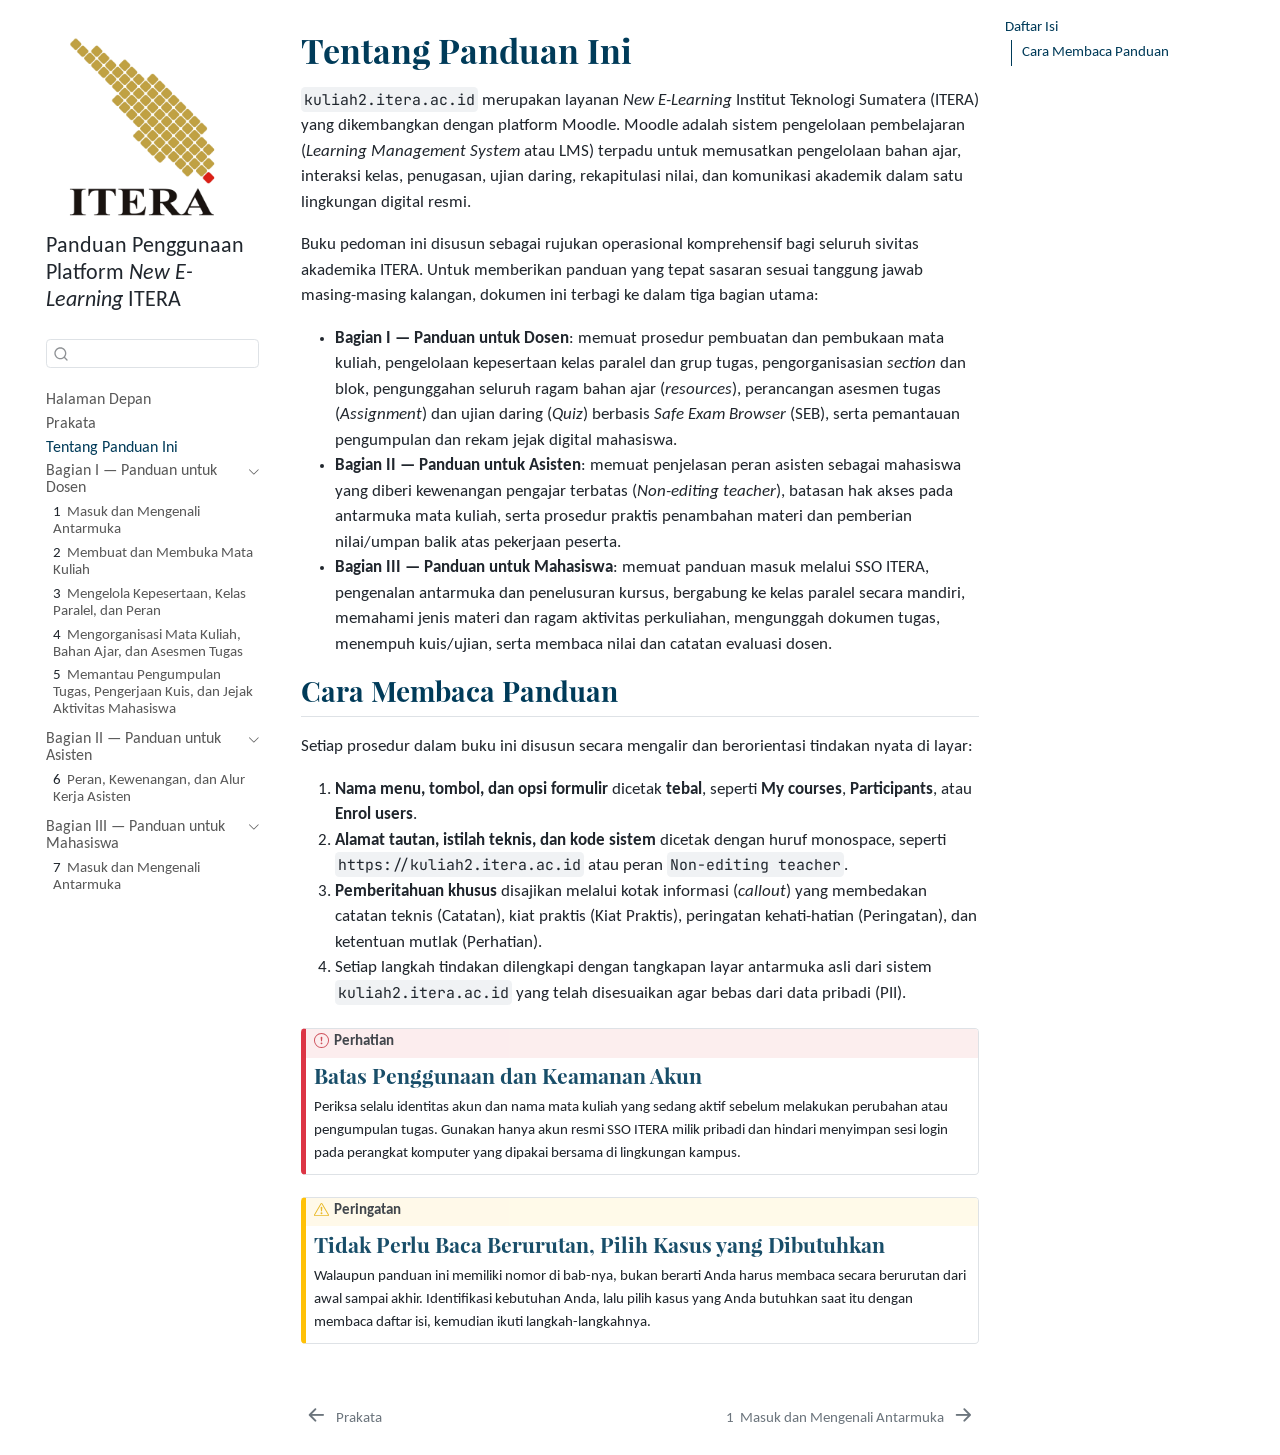
<file: docs/tentang-panduan.html>
<!DOCTYPE html>
<html xmlns="http://www.w3.org/1999/xhtml" lang="id" xml:lang="id"><head>

<meta charset="utf-8">
<meta name="generator" content="quarto-1.10.19">

<meta name="viewport" content="width=device-width, initial-scale=1.0, user-scalable=yes">


<title>Tentang Panduan Ini – Panduan Penggunaan Platform New E-Learning ITERA</title>
<style>
/* Default styles provided by pandoc.
** See https://pandoc.org/MANUAL.html#variables-for-html for config info.
*/
span.smallcaps{font-variant: small-caps;}
div.columns{display: flex; gap: 1.5em;}
div.column{flex: auto;}
@media screen {
div.columns{gap: min(4vw, 1.5em);}
div.column{overflow-x: auto;}
}
div.hanging-indent{margin-left: 1.5em; text-indent: -1.5em;}
ul.task-list{list-style: none;}
ul.task-list li input[type="checkbox"] {
  width: 0.8em;
  margin: 0 0.8em 0.2em -1em; /* quarto-specific, see https://github.com/quarto-dev/quarto-cli/issues/4556 */ 
  vertical-align: middle;
}
</style>


<script src="site_libs/quarto-nav/quarto-nav.js"></script>
<script src="site_libs/quarto-nav/headroom.min.js"></script>
<script src="site_libs/clipboard/clipboard.min.js"></script>
<script src="site_libs/quarto-search/autocomplete.umd.js"></script>
<script src="site_libs/quarto-search/fuse.min.js"></script>
<script src="site_libs/quarto-search/quarto-search.js"></script>
<meta name="quarto:offset" content="./">
<link href="./dosen/01-login-orientasi.html" rel="next">
<link href="./prakata.html" rel="prev">
<script src="site_libs/quarto-html/quarto.js" type="module"></script>
<script src="site_libs/quarto-html/tabsets/tabsets.js" type="module"></script>
<script src="site_libs/quarto-html/popper.min.js"></script>
<script src="site_libs/quarto-html/tippy.umd.min.js"></script>
<script src="site_libs/quarto-html/anchor.min.js"></script>
<link href="site_libs/quarto-html/tippy.css" rel="stylesheet">
<link href="site_libs/quarto-html/quarto-syntax-highlighting-ee0d825c001f130fb265e92dcb17fa1f.css" rel="stylesheet" class="quarto-color-scheme" id="quarto-text-highlighting-styles">
<link href="site_libs/quarto-html/quarto-syntax-highlighting-dark-86a2d7ae3330a5c8f2af512998a51a4c.css" rel="stylesheet" class="quarto-color-scheme quarto-color-alternate" id="quarto-text-highlighting-styles">
<link href="site_libs/quarto-html/quarto-syntax-highlighting-ee0d825c001f130fb265e92dcb17fa1f.css" rel="stylesheet" class="quarto-color-scheme-extra" id="quarto-text-highlighting-styles">
<script src="site_libs/bootstrap/bootstrap.min.js"></script>
<link href="site_libs/bootstrap/bootstrap-icons.css" rel="stylesheet">
<link href="site_libs/bootstrap/bootstrap-3ed409b4e100c8c12b97e3dce972414c.min.css" rel="stylesheet" append-hash="true" class="quarto-color-scheme" id="quarto-bootstrap" data-mode="light">
<link href="site_libs/bootstrap/bootstrap-dark-3ed409b4e100c8c12b97e3dce972414c.min.css" rel="stylesheet" append-hash="true" class="quarto-color-scheme quarto-color-alternate" id="quarto-bootstrap" data-mode="light">
<link href="site_libs/bootstrap/bootstrap-3ed409b4e100c8c12b97e3dce972414c.min.css" rel="stylesheet" append-hash="true" class="quarto-color-scheme-extra" id="quarto-bootstrap" data-mode="light">
<script id="quarto-search-options" type="application/json">{
  "location": "sidebar",
  "copy-button": false,
  "collapse-after": 3,
  "panel-placement": "start",
  "type": "textbox",
  "limit": 50,
  "keyboard-shortcut": [
    "f",
    "/",
    "s"
  ],
  "show-item-context": false,
  "language": {
    "search-no-results-text": "Tidak ada hasil",
    "search-matching-documents-text": "dokumen cocok",
    "search-copy-link-title": "Salin tautan untuk mencari",
    "search-hide-matches-text": "Sembunyikan kecocokan lainnya",
    "search-more-match-text": "kecocokan lainnya di dokumen ini",
    "search-more-matches-text": "kecocokan lainnya di dokumen ini",
    "search-clear-button-title": "Hapus",
    "search-text-placeholder": "",
    "search-detached-cancel-button-title": "Batal",
    "search-submit-button-title": "Kirim",
    "search-label": "Mencari"
  }
}</script>


<link rel="stylesheet" href="_shared/laman.css">
</head>

<body class="nav-sidebar floating quarto-light">

<div id="quarto-search-results"></div>
  <header id="quarto-header" class="headroom fixed-top">
  <nav class="quarto-secondary-nav">
    <div class="container-fluid d-flex">
      <button type="button" class="quarto-btn-toggle btn" data-bs-toggle="collapse" role="button" data-bs-target=".quarto-sidebar-collapse-item" aria-controls="quarto-sidebar" aria-expanded="false" aria-label="Alihkan bilah sisi" onclick="if (window.quartoToggleHeadroom) { window.quartoToggleHeadroom(); }">
        <i class="bi bi-layout-text-sidebar-reverse"></i>
      </button>
        <nav class="quarto-page-breadcrumbs" aria-label="breadcrumb"><ol class="breadcrumb"><li class="breadcrumb-item"><a href="./tentang-panduan.html">Tentang Panduan Ini</a></li></ol></nav>
        <a class="flex-grow-1" role="navigation" data-bs-toggle="collapse" data-bs-target=".quarto-sidebar-collapse-item" aria-controls="quarto-sidebar" aria-expanded="false" aria-label="Alihkan bilah sisi" onclick="if (window.quartoToggleHeadroom) { window.quartoToggleHeadroom(); }">      
        </a>
      <button type="button" class="btn quarto-search-button" aria-label="Mencari" onclick="window.quartoOpenSearch();">
        <i class="bi bi-search"></i>
      </button>
    </div>
  </nav>
</header>
<!-- content -->
<div id="quarto-content" class="quarto-container page-columns page-rows-contents page-layout-article">
<!-- sidebar -->
  <nav id="quarto-sidebar" class="sidebar collapse collapse-horizontal quarto-sidebar-collapse-item sidebar-navigation floating overflow-auto">
    <div class="pt-lg-2 mt-2 text-left sidebar-header sidebar-header-stacked">
      <a href="./index.html" class="sidebar-logo-link">
      <img src="./assets/images/logo-itera.png" alt="" class="sidebar-logo light-content py-0 d-lg-inline d-none">
      <img src="./assets/images/logo-itera.png" alt="" class="sidebar-logo dark-content py-0 d-lg-inline d-none">
      </a>
    <div class="sidebar-title mb-0 py-0">
      <a href="./">Panduan Penggunaan Platform <em>New E-Learning</em> ITERA</a> 
    </div>
      </div>
        <div class="mt-2 flex-shrink-0 align-items-center">
        <div class="sidebar-search">
        <div id="quarto-search" class="" title="Mencari"></div>
        </div>
        </div>
    <div class="sidebar-menu-container"> 
    <ul class="list-unstyled mt-1">
        <li class="sidebar-item">
  <div class="sidebar-item-container"> 
  <a href="./index.html" class="sidebar-item-text sidebar-link">
 <span class="menu-text">Halaman Depan</span></a>
  </div>
</li>
        <li class="sidebar-item">
  <div class="sidebar-item-container"> 
  <a href="./prakata.html" class="sidebar-item-text sidebar-link">
 <span class="menu-text">Prakata</span></a>
  </div>
</li>
        <li class="sidebar-item">
  <div class="sidebar-item-container"> 
  <a href="./tentang-panduan.html" class="sidebar-item-text sidebar-link active">
 <span class="menu-text">Tentang Panduan Ini</span></a>
  </div>
</li>
        <li class="sidebar-item sidebar-item-section">
      <div class="sidebar-item-container"> 
            <a class="sidebar-item-text sidebar-link text-start" data-bs-toggle="collapse" data-bs-target="#quarto-sidebar-section-1" role="navigation" aria-expanded="true">
 <span class="menu-text">Bagian I — Panduan untuk Dosen</span></a>
          <a class="sidebar-item-toggle text-start" data-bs-toggle="collapse" data-bs-target="#quarto-sidebar-section-1" role="navigation" aria-expanded="true" aria-label="Alihkan bagian">
            <i class="bi bi-chevron-right ms-2"></i>
          </a> 
      </div>
      <ul id="quarto-sidebar-section-1" class="collapse list-unstyled sidebar-section depth1 show">  
          <li class="sidebar-item">
  <div class="sidebar-item-container"> 
  <a href="./dosen/01-login-orientasi.html" class="sidebar-item-text sidebar-link">
 <span class="menu-text"><span class="chapter-number">1</span>&nbsp; <span class="chapter-title">Masuk dan Mengenali Antarmuka</span></span></a>
  </div>
</li>
          <li class="sidebar-item">
  <div class="sidebar-item-container"> 
  <a href="./dosen/02-mata-kuliah.html" class="sidebar-item-text sidebar-link">
 <span class="menu-text"><span class="chapter-number">2</span>&nbsp; <span class="chapter-title">Membuat dan Membuka Mata Kuliah</span></span></a>
  </div>
</li>
          <li class="sidebar-item">
  <div class="sidebar-item-container"> 
  <a href="./dosen/03-kepesertaan-kelas-dan-peran.html" class="sidebar-item-text sidebar-link">
 <span class="menu-text"><span class="chapter-number">3</span>&nbsp; <span class="chapter-title">Mengelola Kepesertaan, Kelas Paralel, dan Peran</span></span></a>
  </div>
</li>
          <li class="sidebar-item">
  <div class="sidebar-item-container"> 
  <a href="./dosen/04-organisasi-materi-dan-asesmen.html" class="sidebar-item-text sidebar-link">
 <span class="menu-text"><span class="chapter-number">4</span>&nbsp; <span class="chapter-title">Mengorganisasi Mata Kuliah, Bahan Ajar, dan Asesmen Tugas</span></span></a>
  </div>
</li>
          <li class="sidebar-item">
  <div class="sidebar-item-container"> 
  <a href="./dosen/05-pemantauan-dan-laporan.html" class="sidebar-item-text sidebar-link">
 <span class="menu-text"><span class="chapter-number">5</span>&nbsp; <span class="chapter-title">Memantau Pengumpulan Tugas, Pengerjaan Kuis, dan Jejak Aktivitas Mahasiswa</span></span></a>
  </div>
</li>
      </ul>
  </li>
        <li class="sidebar-item sidebar-item-section">
      <div class="sidebar-item-container"> 
            <a class="sidebar-item-text sidebar-link text-start" data-bs-toggle="collapse" data-bs-target="#quarto-sidebar-section-2" role="navigation" aria-expanded="true">
 <span class="menu-text">Bagian II — Panduan untuk Asisten</span></a>
          <a class="sidebar-item-toggle text-start" data-bs-toggle="collapse" data-bs-target="#quarto-sidebar-section-2" role="navigation" aria-expanded="true" aria-label="Alihkan bagian">
            <i class="bi bi-chevron-right ms-2"></i>
          </a> 
      </div>
      <ul id="quarto-sidebar-section-2" class="collapse list-unstyled sidebar-section depth1 show">  
          <li class="sidebar-item">
  <div class="sidebar-item-container"> 
  <a href="./asisten/01-kewenangan-dan-alur-kerja.html" class="sidebar-item-text sidebar-link">
 <span class="menu-text"><span class="chapter-number">6</span>&nbsp; <span class="chapter-title">Peran, Kewenangan, dan Alur Kerja Asisten</span></span></a>
  </div>
</li>
      </ul>
  </li>
        <li class="sidebar-item sidebar-item-section">
      <div class="sidebar-item-container"> 
            <a class="sidebar-item-text sidebar-link text-start" data-bs-toggle="collapse" data-bs-target="#quarto-sidebar-section-3" role="navigation" aria-expanded="true">
 <span class="menu-text">Bagian III — Panduan untuk Mahasiswa</span></a>
          <a class="sidebar-item-toggle text-start" data-bs-toggle="collapse" data-bs-target="#quarto-sidebar-section-3" role="navigation" aria-expanded="true" aria-label="Alihkan bagian">
            <i class="bi bi-chevron-right ms-2"></i>
          </a> 
      </div>
      <ul id="quarto-sidebar-section-3" class="collapse list-unstyled sidebar-section depth1 show">  
          <li class="sidebar-item">
  <div class="sidebar-item-container"> 
  <a href="./mahasiswa/login-dan-orientasi.html" class="sidebar-item-text sidebar-link">
 <span class="menu-text"><span class="chapter-number">7</span>&nbsp; <span class="chapter-title">Masuk dan Mengenali Antarmuka</span></span></a>
  </div>
</li>
          <li class="sidebar-item">
  <div class="sidebar-item-container"> 
  <a href="./mahasiswa/bergabung-dan-kelompok.html" class="sidebar-item-text sidebar-link">
 <span class="menu-text"><span class="chapter-number">8</span>&nbsp; <span class="chapter-title">Bergabung ke Mata Kuliah dan Kelompok</span></span></a>
  </div>
</li>
          <li class="sidebar-item">
  <div class="sidebar-item-container"> 
  <a href="./mahasiswa/materi-dan-aktivitas.html" class="sidebar-item-text sidebar-link">
 <span class="menu-text"><span class="chapter-number">9</span>&nbsp; <span class="chapter-title">Mengenal Bahan Ajar dan Menyiapkan Tugas</span></span></a>
  </div>
</li>
          <li class="sidebar-item">
  <div class="sidebar-item-container"> 
  <a href="./mahasiswa/pengumpulan-tugas.html" class="sidebar-item-text sidebar-link">
 <span class="menu-text"><span class="chapter-number">10</span>&nbsp; <span class="chapter-title">Mengumpulkan Tugas dan Mengerjakan Kuis</span></span></a>
  </div>
</li>
      </ul>
  </li>
    </ul>
    </div>
</nav>
<div id="quarto-sidebar-glass" class="quarto-sidebar-collapse-item" data-bs-toggle="collapse" data-bs-target=".quarto-sidebar-collapse-item"></div>
<!-- margin-sidebar -->
    <div id="quarto-margin-sidebar" class="sidebar margin-sidebar">
        <nav id="TOC" role="doc-toc" class="toc-active">
    <h2 id="toc-title">Daftar Isi</h2>
   
  <ul>
  <li><a href="#cara-membaca-panduan" id="toc-cara-membaca-panduan" class="nav-link active" data-scroll-target="#cara-membaca-panduan">Cara Membaca Panduan</a></li>
  </ul>
</nav>
    </div>
<!-- main -->
<main class="content" id="quarto-document-content">

<header id="title-block-header" class="quarto-title-block default">
<div class="quarto-title">
<h1 class="title">Tentang Panduan Ini</h1>
</div>



<div class="quarto-title-meta">

    
  
    
  </div>
  


</header>


<p><code>kuliah2.itera.ac.id</code> merupakan layanan <em>New E-Learning</em> Institut Teknologi Sumatera (ITERA) yang dikembangkan dengan platform Moodle. Moodle adalah sistem pengelolaan pembelajaran (<em>Learning Management System</em> atau LMS) terpadu untuk memusatkan pengelolaan bahan ajar, interaksi kelas, penugasan, ujian daring, rekapitulasi nilai, dan komunikasi akademik dalam satu lingkungan digital resmi.</p>
<p>Buku pedoman ini disusun sebagai rujukan operasional komprehensif bagi seluruh sivitas akademika ITERA. Untuk memberikan panduan yang tepat sasaran sesuai tanggung jawab masing-masing kalangan, dokumen ini terbagi ke dalam tiga bagian utama:</p>
<ul>
<li><strong>Bagian I — Panduan untuk Dosen</strong>: memuat prosedur pembuatan dan pembukaan mata kuliah, pengelolaan kepesertaan kelas paralel dan grup tugas, pengorganisasian <em>section</em> dan blok, pengunggahan seluruh ragam bahan ajar (<em>resources</em>), perancangan asesmen tugas (<em>Assignment</em>) dan ujian daring (<em>Quiz</em>) berbasis <em>Safe Exam Browser</em> (SEB), serta pemantauan pengumpulan dan rekam jejak digital mahasiswa.</li>
<li><strong>Bagian II — Panduan untuk Asisten</strong>: memuat penjelasan peran asisten sebagai mahasiswa yang diberi kewenangan pengajar terbatas (<em>Non-editing teacher</em>), batasan hak akses pada antarmuka mata kuliah, serta prosedur praktis penambahan materi dan pemberian nilai/umpan balik atas pekerjaan peserta.</li>
<li><strong>Bagian III — Panduan untuk Mahasiswa</strong>: memuat panduan masuk melalui SSO ITERA, pengenalan antarmuka dan penelusuran kursus, bergabung ke kelas paralel secara mandiri, memahami jenis materi dan ragam aktivitas perkuliahan, mengunggah dokumen tugas, menempuh kuis/ujian, serta membaca nilai dan catatan evaluasi dosen.</li>
</ul>
<section id="cara-membaca-panduan" class="level2 unnumbered">
<h2 class="unnumbered anchored" data-anchor-id="cara-membaca-panduan">Cara Membaca Panduan</h2>
<p>Setiap prosedur dalam buku ini disusun secara mengalir dan berorientasi tindakan nyata di layar:</p>
<ol type="1">
<li><strong>Nama menu, tombol, dan opsi formulir</strong> dicetak <strong>tebal</strong>, seperti <strong>My courses</strong>, <strong>Participants</strong>, atau <strong>Enrol users</strong>.</li>
<li><strong>Alamat tautan, istilah teknis, dan kode sistem</strong> dicetak dengan huruf monospace, seperti <code>https://kuliah2.itera.ac.id</code> atau peran <code>Non-editing teacher</code>.</li>
<li><strong>Pemberitahuan khusus</strong> disajikan melalui kotak informasi (<em>callout</em>) yang membedakan catatan teknis (Catatan), kiat praktis (Kiat Praktis), peringatan kehati-hatian (Peringatan), dan ketentuan mutlak (Perhatian).</li>
<li>Setiap langkah tindakan dilengkapi dengan tangkapan layar antarmuka asli dari sistem <code>kuliah2.itera.ac.id</code> yang telah disesuaikan agar bebas dari data pribadi (PII).</li>
</ol>
<div class="callout callout-style-default callout-important callout-titled" title="Perhatian">
<div class="callout-header d-flex align-content-center">
<div class="callout-icon-container">
<i class="callout-icon"></i>
</div>
<div class="callout-title-container flex-fill">
<span class="screen-reader-only">Perhatian</span>Perhatian
</div>
</div>
<section id="batas-penggunaan-dan-keamanan-akun" class="level4 unnumbered unlisted callout-body-container callout-body">
<h4 class="unnumbered unlisted anchored" data-anchor-id="batas-penggunaan-dan-keamanan-akun">Batas Penggunaan dan Keamanan Akun</h4>
<p>Periksa selalu identitas akun dan nama mata kuliah yang sedang aktif sebelum melakukan perubahan atau pengumpulan tugas. Gunakan hanya akun resmi SSO ITERA milik pribadi dan hindari menyimpan sesi login pada perangkat komputer yang dipakai bersama di lingkungan kampus.</p>
</section>
</div>
<div class="callout callout-style-default callout-warning callout-titled" title="Peringatan">
<div class="callout-header d-flex align-content-center">
<div class="callout-icon-container">
<i class="callout-icon"></i>
</div>
<div class="callout-title-container flex-fill">
<span class="screen-reader-only">Peringatan</span>Peringatan
</div>
</div>
<section id="tidak-perlu-baca-berurutan-pilih-kasus-yang-dibutuhkan" class="level4 unnumbered unlisted callout-body-container callout-body">
<h4 class="unnumbered unlisted anchored" data-anchor-id="tidak-perlu-baca-berurutan-pilih-kasus-yang-dibutuhkan">Tidak Perlu Baca Berurutan, Pilih Kasus yang Dibutuhkan</h4>
<p>Walaupun panduan ini memiliki nomor di bab-nya, bukan berarti Anda harus membaca secara berurutan dari awal sampai akhir. Identifikasi kebutuhan Anda, lalu pilih kasus yang Anda butuhkan saat itu dengan membaca daftar isi, kemudian ikuti langkah-langkahnya.</p>
</section>
</div>


</section>

</main> <!-- /main -->
<script id="quarto-html-after-body" type="application/javascript">
  window.document.addEventListener("DOMContentLoaded", function (event) {
    const icon = "";
    const anchorJS = new window.AnchorJS();
    anchorJS.options = {
      placement: 'right',
      icon: icon
    };
    anchorJS.add('.anchored');
    const isCodeAnnotation = (el) => {
      for (const clz of el.classList) {
        if (clz.startsWith('code-annotation-')) {                     
          return true;
        }
      }
      return false;
    }
    const onCopySuccess = function(e) {
      // button target
      const button = e.trigger;
      // don't keep focus
      button.blur();
      // flash "checked"
      button.classList.add('code-copy-button-checked');
      var currentTitle = button.getAttribute("title");
      button.setAttribute("title", "Disalin!");
      let tooltip;
      if (window.bootstrap) {
        button.setAttribute("data-bs-toggle", "tooltip");
        button.setAttribute("data-bs-placement", "left");
        button.setAttribute("data-bs-title", "Disalin!");
        tooltip = new bootstrap.Tooltip(button, 
          { trigger: "manual", 
            customClass: "code-copy-button-tooltip",
            offset: [0, -8]});
        tooltip.show();    
      }
      setTimeout(function() {
        if (tooltip) {
          tooltip.hide();
          button.removeAttribute("data-bs-title");
          button.removeAttribute("data-bs-toggle");
          button.removeAttribute("data-bs-placement");
        }
        button.setAttribute("title", currentTitle);
        button.classList.remove('code-copy-button-checked');
      }, 1000);
      // clear code selection
      e.clearSelection();
    }
    const getTextToCopy = function(trigger) {
      const outerScaffold = trigger.parentElement.cloneNode(true);
      const codeEl = outerScaffold.querySelector('code');
      for (const childEl of codeEl.children) {
        if (isCodeAnnotation(childEl)) {
          childEl.remove();
        }
      }
      return codeEl.innerText;
    }
    const clipboard = new window.ClipboardJS('.code-copy-button:not([data-in-quarto-modal])', {
      text: getTextToCopy
    });
    clipboard.on('success', onCopySuccess);
    if (window.document.getElementById('quarto-embedded-source-code-modal')) {
      const clipboardModal = new window.ClipboardJS('.code-copy-button[data-in-quarto-modal]', {
        text: getTextToCopy,
        container: window.document.getElementById('quarto-embedded-source-code-modal')
      });
      clipboardModal.on('success', onCopySuccess);
    }
      var localhostRegex = new RegExp(/^(?:http|https):\/\/localhost\:?[0-9]*\//);
      var mailtoRegex = new RegExp(/^mailto:/);
        var filterRegex = new RegExp('/' + window.location.host + '/');
      var isInternal = (href) => {
          return filterRegex.test(href) || localhostRegex.test(href) || mailtoRegex.test(href);
      }
      // Inspect non-navigation links and adorn them if external
     var links = window.document.querySelectorAll('a[href]:not(.nav-link):not(.navbar-brand):not(.toc-action):not(.sidebar-link):not(.sidebar-item-toggle):not(.pagination-link):not(.no-external):not([aria-hidden]):not(.dropdown-item):not(.quarto-navigation-tool):not(.about-link)');
      for (var i=0; i<links.length; i++) {
        const link = links[i];
        if (!isInternal(link.href)) {
          // undo the damage that might have been done by quarto-nav.js in the case of
          // links that we want to consider external
          if (link.dataset.originalHref !== undefined) {
            link.href = link.dataset.originalHref;
          }
        }
      }
    function tippyHover(el, contentFn, onTriggerFn, onUntriggerFn) {
      const config = {
        allowHTML: true,
        maxWidth: 500,
        delay: 100,
        arrow: false,
        appendTo: function(el) {
            return el.parentElement;
        },
        interactive: true,
        interactiveBorder: 10,
        theme: 'quarto',
        placement: 'bottom-start',
      };
      if (contentFn) {
        config.content = contentFn;
      }
      if (onTriggerFn) {
        config.onTrigger = onTriggerFn;
      }
      if (onUntriggerFn) {
        config.onUntrigger = onUntriggerFn;
      }
      window.tippy(el, config); 
    }
    const noterefs = window.document.querySelectorAll('a[role="doc-noteref"]');
    for (var i=0; i<noterefs.length; i++) {
      const ref = noterefs[i];
      tippyHover(ref, function() {
        // use id or data attribute instead here
        let href = ref.getAttribute('data-footnote-href') || ref.getAttribute('href');
        try { href = new URL(href).hash; } catch {}
        const id = href.replace(/^#\/?/, "");
        const note = window.document.getElementById(id);
        if (note) {
          return note.innerHTML;
        } else {
          return "";
        }
      });
    }
    const xrefs = window.document.querySelectorAll('a.quarto-xref');
    const processXRef = (id, note) => {
      // Strip column container classes
      const stripColumnClz = (el) => {
        el.classList.remove("page-full", "page-columns");
        if (el.children) {
          for (const child of el.children) {
            stripColumnClz(child);
          }
        }
      }
      stripColumnClz(note)
      if (id === null || id.startsWith('sec-')) {
        // Special case sections, only their first couple elements
        const container = document.createElement("div");
        if (note.children && note.children.length > 2) {
          container.appendChild(note.children[0].cloneNode(true));
          for (let i = 1; i < note.children.length; i++) {
            const child = note.children[i];
            if (child.tagName === "P" && child.innerText === "") {
              continue;
            } else {
              container.appendChild(child.cloneNode(true));
              break;
            }
          }
          if (window.Quarto?.typesetMath) {
            window.Quarto.typesetMath(container);
          }
          return container.innerHTML
        } else {
          if (window.Quarto?.typesetMath) {
            window.Quarto.typesetMath(note);
          }
          return note.innerHTML;
        }
      } else {
        // Remove any anchor links if they are present
        const anchorLink = note.querySelector('a.anchorjs-link');
        if (anchorLink) {
          anchorLink.remove();
        }
        if (window.Quarto?.typesetMath) {
          window.Quarto.typesetMath(note);
        }
        if (note.classList.contains("callout")) {
          return note.outerHTML;
        } else {
          return note.innerHTML;
        }
      }
    }
    for (var i=0; i<xrefs.length; i++) {
      const xref = xrefs[i];
      tippyHover(xref, undefined, function(instance) {
        instance.disable();
        let url = xref.getAttribute('href');
        let hash = undefined; 
        if (url.startsWith('#')) {
          hash = url;
        } else {
          try { hash = new URL(url).hash; } catch {}
        }
        if (hash) {
          const id = hash.replace(/^#\/?/, "");
          const note = window.document.getElementById(id);
          if (note !== null) {
            try {
              const html = processXRef(id, note.cloneNode(true));
              instance.setContent(html);
            } finally {
              instance.enable();
              instance.show();
            }
          } else {
            // See if we can fetch this
            fetch(url.split('#')[0])
            .then(res => res.text())
            .then(html => {
              const parser = new DOMParser();
              const htmlDoc = parser.parseFromString(html, "text/html");
              const note = htmlDoc.getElementById(id);
              if (note !== null) {
                const html = processXRef(id, note);
                instance.setContent(html);
              } 
            }).finally(() => {
              instance.enable();
              instance.show();
            });
          }
        } else {
          // See if we can fetch a full url (with no hash to target)
          // This is a special case and we should probably do some content thinning / targeting
          fetch(url)
          .then(res => res.text())
          .then(html => {
            const parser = new DOMParser();
            const htmlDoc = parser.parseFromString(html, "text/html");
            const note = htmlDoc.querySelector('main.content');
            if (note !== null) {
              // This should only happen for chapter cross references
              // (since there is no id in the URL)
              // remove the first header
              if (note.children.length > 0 && note.children[0].tagName === "HEADER") {
                note.children[0].remove();
              }
              const html = processXRef(null, note);
              instance.setContent(html);
            } 
          }).finally(() => {
            instance.enable();
            instance.show();
          });
        }
      }, function(instance) {
      });
    }
        let selectedAnnoteEl;
        const selectorForAnnotation = ( cell, annotation) => {
          let cellAttr = 'data-code-cell="' + cell + '"';
          let lineAttr = 'data-code-annotation="' +  annotation + '"';
          const selector = 'span[' + cellAttr + '][' + lineAttr + ']';
          return selector;
        }
        const selectCodeLines = (annoteEl) => {
          const doc = window.document;
          const targetCell = annoteEl.getAttribute("data-target-cell");
          const targetAnnotation = annoteEl.getAttribute("data-target-annotation");
          const annoteSpan = window.document.querySelector(selectorForAnnotation(targetCell, targetAnnotation));
          const lines = annoteSpan.getAttribute("data-code-lines").split(",");
          const lineIds = lines.map((line) => {
            return targetCell + "-" + line;
          })
          let top = null;
          let height = null;
          let parent = null;
          if (lineIds.length > 0) {
              //compute the position of the single el (top and bottom and make a div)
              const el = window.document.getElementById(lineIds[0]);
              top = el.offsetTop;
              height = el.offsetHeight;
              parent = el.parentElement.parentElement;
            if (lineIds.length > 1) {
              const lastEl = window.document.getElementById(lineIds[lineIds.length - 1]);
              const bottom = lastEl.offsetTop + lastEl.offsetHeight;
              height = bottom - top;
            }
            if (top !== null && height !== null && parent !== null) {
              // cook up a div (if necessary) and position it 
              let div = window.document.getElementById("code-annotation-line-highlight");
              if (div === null) {
                div = window.document.createElement("div");
                div.setAttribute("id", "code-annotation-line-highlight");
                div.style.position = 'absolute';
                parent.appendChild(div);
              }
              div.style.top = top - 2 + "px";
              div.style.height = height + 4 + "px";
              div.style.left = 0;
              let gutterDiv = window.document.getElementById("code-annotation-line-highlight-gutter");
              if (gutterDiv === null) {
                gutterDiv = window.document.createElement("div");
                gutterDiv.setAttribute("id", "code-annotation-line-highlight-gutter");
                gutterDiv.style.position = 'absolute';
                const codeCell = window.document.getElementById(targetCell);
                const gutter = codeCell.querySelector('.code-annotation-gutter');
                gutter.appendChild(gutterDiv);
              }
              gutterDiv.style.top = top - 2 + "px";
              gutterDiv.style.height = height + 4 + "px";
            }
            selectedAnnoteEl = annoteEl;
          }
        };
        const unselectCodeLines = () => {
          const elementsIds = ["code-annotation-line-highlight", "code-annotation-line-highlight-gutter"];
          elementsIds.forEach((elId) => {
            const div = window.document.getElementById(elId);
            if (div) {
              div.remove();
            }
          });
          selectedAnnoteEl = undefined;
        };
          // Handle positioning of the toggle
      window.addEventListener(
        "resize",
        throttle(() => {
          elRect = undefined;
          if (selectedAnnoteEl) {
            selectCodeLines(selectedAnnoteEl);
          }
        }, 10)
      );
      function throttle(fn, ms) {
      let throttle = false;
      let timer;
        return (...args) => {
          if(!throttle) { // first call gets through
              fn.apply(this, args);
              throttle = true;
          } else { // all the others get throttled
              if(timer) clearTimeout(timer); // cancel #2
              timer = setTimeout(() => {
                fn.apply(this, args);
                timer = throttle = false;
              }, ms);
          }
        };
      }
        // Attach click handler to the DT
        const annoteDls = window.document.querySelectorAll('dt[data-target-cell]');
        for (const annoteDlNode of annoteDls) {
          annoteDlNode.addEventListener('click', (event) => {
            const clickedEl = event.target;
            if (clickedEl !== selectedAnnoteEl) {
              unselectCodeLines();
              const activeEl = window.document.querySelector('dt[data-target-cell].code-annotation-active');
              if (activeEl) {
                activeEl.classList.remove('code-annotation-active');
              }
              selectCodeLines(clickedEl);
              clickedEl.classList.add('code-annotation-active');
            } else {
              // Unselect the line
              unselectCodeLines();
              clickedEl.classList.remove('code-annotation-active');
            }
          });
        }
    const findCites = (el) => {
      const parentEl = el.parentElement;
      if (parentEl) {
        const cites = parentEl.dataset.cites;
        if (cites) {
          return {
            el,
            cites: cites.split(' ')
          };
        } else {
          return findCites(el.parentElement)
        }
      } else {
        return undefined;
      }
    };
    var bibliorefs = window.document.querySelectorAll('a[role="doc-biblioref"]');
    for (var i=0; i<bibliorefs.length; i++) {
      const ref = bibliorefs[i];
      const citeInfo = findCites(ref);
      if (citeInfo) {
        tippyHover(citeInfo.el, function() {
          var popup = window.document.createElement('div');
          citeInfo.cites.forEach(function(cite) {
            var citeDiv = window.document.createElement('div');
            citeDiv.classList.add('hanging-indent');
            citeDiv.classList.add('csl-entry');
            var biblioDiv = window.document.getElementById('ref-' + cite);
            if (biblioDiv) {
              citeDiv.innerHTML = biblioDiv.innerHTML;
            }
            popup.appendChild(citeDiv);
          });
          return popup.innerHTML;
        });
      }
    }
  });
  </script>
<nav class="page-navigation">
  <div class="nav-page nav-page-previous">
      <a href="./prakata.html" class="pagination-link" aria-label="Prakata">
        <i class="bi bi-arrow-left-short"></i> <span class="nav-page-text">Prakata</span>
      </a>          
  </div>
  <div class="nav-page nav-page-next">
      <a href="./dosen/01-login-orientasi.html" class="pagination-link" aria-label="Masuk dan Mengenali Antarmuka">
        <span class="nav-page-text"><span class="chapter-number">1</span>&nbsp; <span class="chapter-title">Masuk dan Mengenali Antarmuka</span></span> <i class="bi bi-arrow-right-short"></i>
      </a>
  </div>
</nav>
</div> <!-- /content -->




</body></html>
</file>
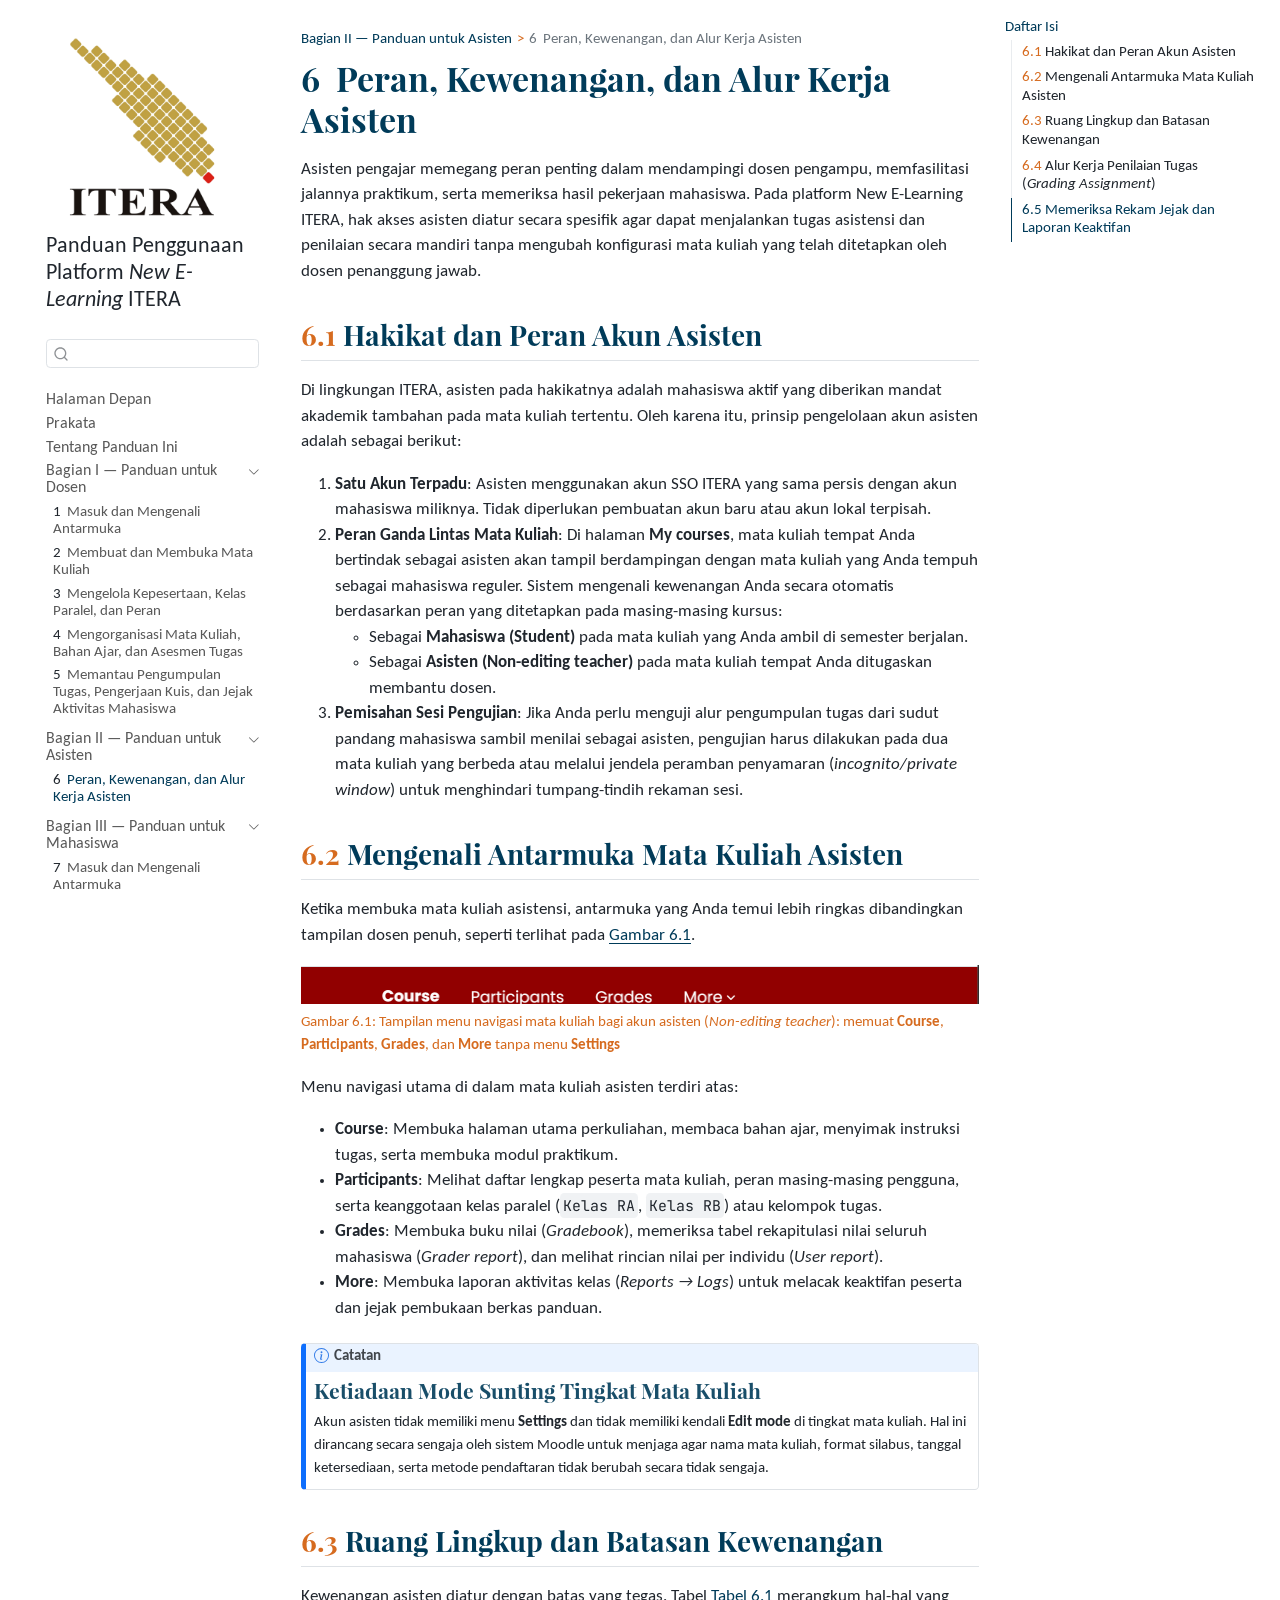
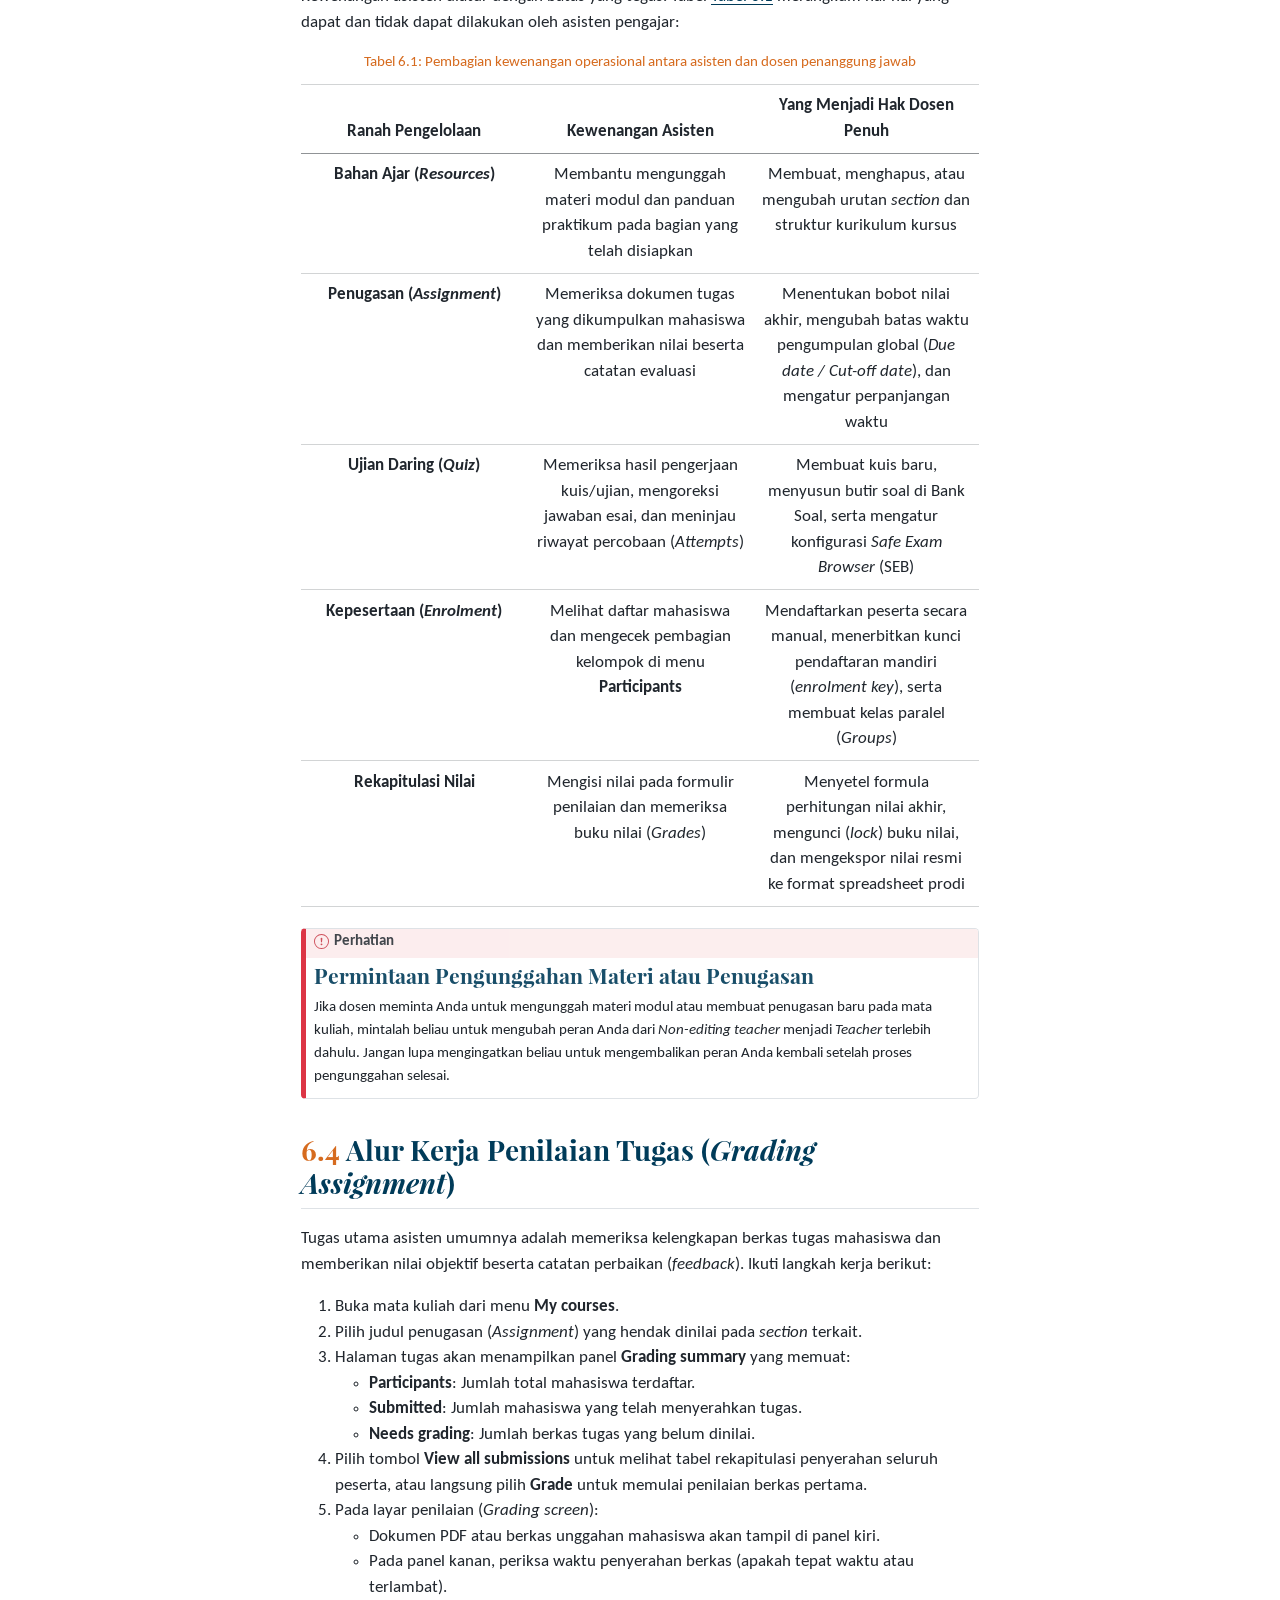
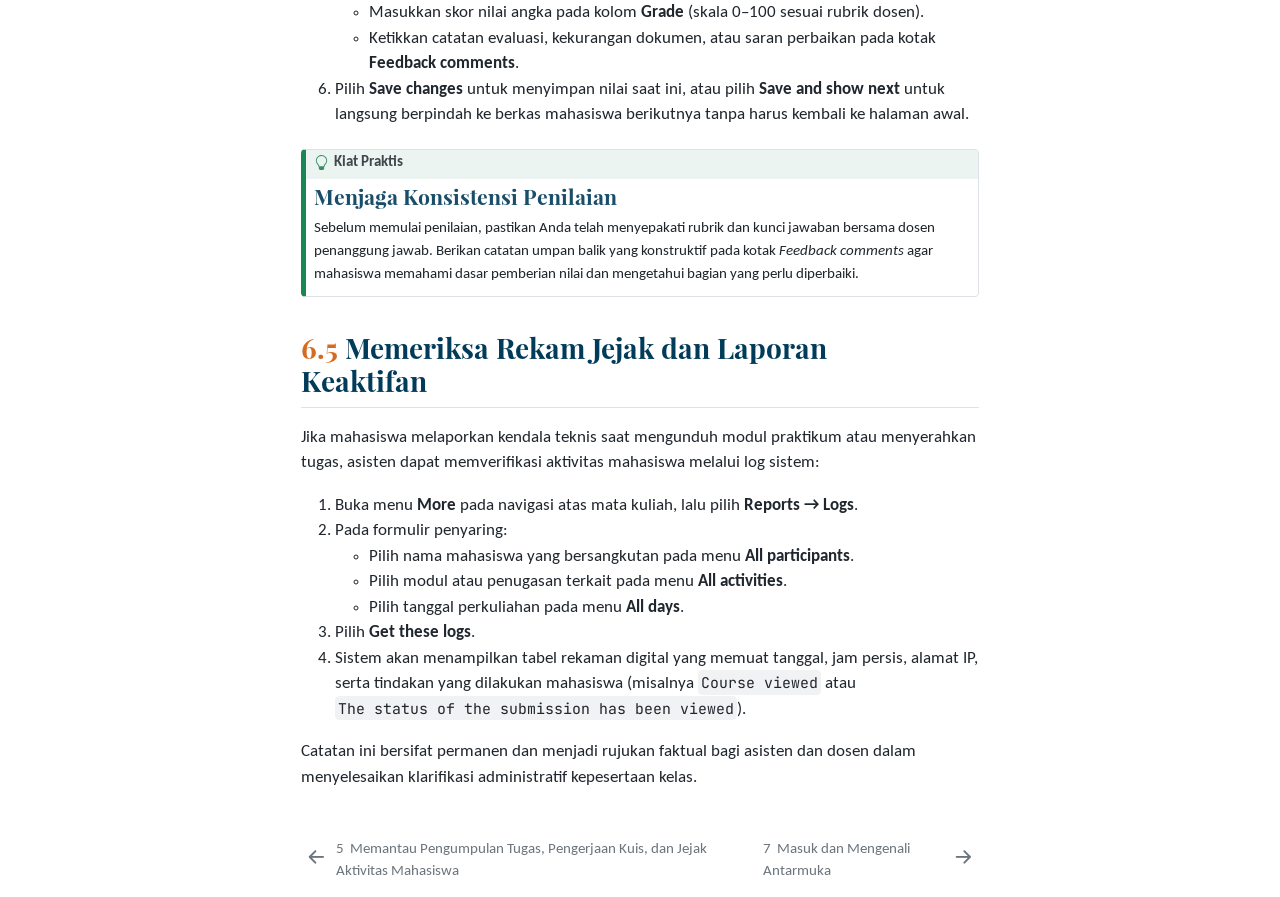
<file: docs/asisten/01-kewenangan-dan-alur-kerja.html>
<!DOCTYPE html>
<html xmlns="http://www.w3.org/1999/xhtml" lang="id" xml:lang="id"><head>

<meta charset="utf-8">
<meta name="generator" content="quarto-1.10.19">

<meta name="viewport" content="width=device-width, initial-scale=1.0, user-scalable=yes">


<title>6&nbsp; Peran, Kewenangan, dan Alur Kerja Asisten – Panduan Penggunaan Platform *New E-Learning* ITERA</title>
<style>
/* Default styles provided by pandoc.
** See https://pandoc.org/MANUAL.html#variables-for-html for config info.
*/
span.smallcaps{font-variant: small-caps;}
div.columns{display: flex; gap: 1.5em;}
div.column{flex: auto;}
@media screen {
div.columns{gap: min(4vw, 1.5em);}
div.column{overflow-x: auto;}
}
div.hanging-indent{margin-left: 1.5em; text-indent: -1.5em;}
ul.task-list{list-style: none;}
ul.task-list li input[type="checkbox"] {
  width: 0.8em;
  margin: 0 0.8em 0.2em -1em; /* quarto-specific, see https://github.com/quarto-dev/quarto-cli/issues/4556 */ 
  vertical-align: middle;
}
</style>


<script src="../site_libs/quarto-nav/quarto-nav.js"></script>
<script src="../site_libs/quarto-nav/headroom.min.js"></script>
<script src="../site_libs/clipboard/clipboard.min.js"></script>
<script src="../site_libs/quarto-search/autocomplete.umd.js"></script>
<script src="../site_libs/quarto-search/fuse.min.js"></script>
<script src="../site_libs/quarto-search/quarto-search.js"></script>
<meta name="quarto:offset" content="../">
<link href="../mahasiswa/login-dan-orientasi.html" rel="next">
<link href="../dosen/05-pemantauan-dan-laporan.html" rel="prev">
<script src="../site_libs/quarto-html/quarto.js" type="module"></script>
<script src="../site_libs/quarto-html/tabsets/tabsets.js" type="module"></script>
<script src="../site_libs/quarto-html/popper.min.js"></script>
<script src="../site_libs/quarto-html/tippy.umd.min.js"></script>
<script src="../site_libs/quarto-html/anchor.min.js"></script>
<link href="../site_libs/quarto-html/tippy.css" rel="stylesheet">
<link href="../site_libs/quarto-html/quarto-syntax-highlighting-ee0d825c001f130fb265e92dcb17fa1f.css" rel="stylesheet" class="quarto-color-scheme" id="quarto-text-highlighting-styles">
<link href="../site_libs/quarto-html/quarto-syntax-highlighting-dark-86a2d7ae3330a5c8f2af512998a51a4c.css" rel="stylesheet" class="quarto-color-scheme quarto-color-alternate" id="quarto-text-highlighting-styles">
<link href="../site_libs/quarto-html/quarto-syntax-highlighting-ee0d825c001f130fb265e92dcb17fa1f.css" rel="stylesheet" class="quarto-color-scheme-extra" id="quarto-text-highlighting-styles">
<script src="../site_libs/bootstrap/bootstrap.min.js"></script>
<link href="../site_libs/bootstrap/bootstrap-icons.css" rel="stylesheet">
<link href="../site_libs/bootstrap/bootstrap-3ed409b4e100c8c12b97e3dce972414c.min.css" rel="stylesheet" append-hash="true" class="quarto-color-scheme" id="quarto-bootstrap" data-mode="light">
<link href="../site_libs/bootstrap/bootstrap-dark-3ed409b4e100c8c12b97e3dce972414c.min.css" rel="stylesheet" append-hash="true" class="quarto-color-scheme quarto-color-alternate" id="quarto-bootstrap" data-mode="light">
<link href="../site_libs/bootstrap/bootstrap-3ed409b4e100c8c12b97e3dce972414c.min.css" rel="stylesheet" append-hash="true" class="quarto-color-scheme-extra" id="quarto-bootstrap" data-mode="light">
<script id="quarto-search-options" type="application/json">{
  "location": "sidebar",
  "copy-button": false,
  "collapse-after": 3,
  "panel-placement": "start",
  "type": "textbox",
  "limit": 50,
  "keyboard-shortcut": [
    "f",
    "/",
    "s"
  ],
  "show-item-context": false,
  "language": {
    "search-no-results-text": "Tidak ada hasil",
    "search-matching-documents-text": "dokumen cocok",
    "search-copy-link-title": "Salin tautan untuk mencari",
    "search-hide-matches-text": "Sembunyikan kecocokan lainnya",
    "search-more-match-text": "kecocokan lainnya di dokumen ini",
    "search-more-matches-text": "kecocokan lainnya di dokumen ini",
    "search-clear-button-title": "Hapus",
    "search-text-placeholder": "",
    "search-detached-cancel-button-title": "Batal",
    "search-submit-button-title": "Kirim",
    "search-label": "Mencari"
  }
}</script>


<link rel="stylesheet" href="../_shared/laman.css">
</head>

<body class="nav-sidebar floating quarto-light">

<div id="quarto-search-results"></div>
  <header id="quarto-header" class="headroom fixed-top">
  <nav class="quarto-secondary-nav">
    <div class="container-fluid d-flex">
      <button type="button" class="quarto-btn-toggle btn" data-bs-toggle="collapse" role="button" data-bs-target=".quarto-sidebar-collapse-item" aria-controls="quarto-sidebar" aria-expanded="false" aria-label="Alihkan bilah sisi" onclick="if (window.quartoToggleHeadroom) { window.quartoToggleHeadroom(); }">
        <i class="bi bi-layout-text-sidebar-reverse"></i>
      </button>
        <nav class="quarto-page-breadcrumbs" aria-label="breadcrumb"><ol class="breadcrumb"><li class="breadcrumb-item"><a href="../asisten/01-kewenangan-dan-alur-kerja.html">Bagian II — Panduan untuk Asisten</a></li><li class="breadcrumb-item"><a href="../asisten/01-kewenangan-dan-alur-kerja.html"><span class="chapter-number">6</span>&nbsp; <span class="chapter-title">Peran, Kewenangan, dan Alur Kerja Asisten</span></a></li></ol></nav>
        <a class="flex-grow-1" role="navigation" data-bs-toggle="collapse" data-bs-target=".quarto-sidebar-collapse-item" aria-controls="quarto-sidebar" aria-expanded="false" aria-label="Alihkan bilah sisi" onclick="if (window.quartoToggleHeadroom) { window.quartoToggleHeadroom(); }">      
        </a>
      <button type="button" class="btn quarto-search-button" aria-label="Mencari" onclick="window.quartoOpenSearch();">
        <i class="bi bi-search"></i>
      </button>
    </div>
  </nav>
</header>
<!-- content -->
<div id="quarto-content" class="quarto-container page-columns page-rows-contents page-layout-article">
<!-- sidebar -->
  <nav id="quarto-sidebar" class="sidebar collapse collapse-horizontal quarto-sidebar-collapse-item sidebar-navigation floating overflow-auto">
    <div class="pt-lg-2 mt-2 text-left sidebar-header sidebar-header-stacked">
      <a href="../index.html" class="sidebar-logo-link">
      <img src="../assets/images/logo-itera.png" alt="" class="sidebar-logo light-content py-0 d-lg-inline d-none">
      <img src="../assets/images/logo-itera.png" alt="" class="sidebar-logo dark-content py-0 d-lg-inline d-none">
      </a>
    <div class="sidebar-title mb-0 py-0">
      <a href="../">Panduan Penggunaan Platform <em>New E-Learning</em> ITERA</a> 
    </div>
      </div>
        <div class="mt-2 flex-shrink-0 align-items-center">
        <div class="sidebar-search">
        <div id="quarto-search" class="" title="Mencari"></div>
        </div>
        </div>
    <div class="sidebar-menu-container"> 
    <ul class="list-unstyled mt-1">
        <li class="sidebar-item">
  <div class="sidebar-item-container"> 
  <a href="../index.html" class="sidebar-item-text sidebar-link">
 <span class="menu-text">Halaman Depan</span></a>
  </div>
</li>
        <li class="sidebar-item">
  <div class="sidebar-item-container"> 
  <a href="../prakata.html" class="sidebar-item-text sidebar-link">
 <span class="menu-text">Prakata</span></a>
  </div>
</li>
        <li class="sidebar-item">
  <div class="sidebar-item-container"> 
  <a href="../tentang-panduan.html" class="sidebar-item-text sidebar-link">
 <span class="menu-text">Tentang Panduan Ini</span></a>
  </div>
</li>
        <li class="sidebar-item sidebar-item-section">
      <div class="sidebar-item-container"> 
            <a class="sidebar-item-text sidebar-link text-start" data-bs-toggle="collapse" data-bs-target="#quarto-sidebar-section-1" role="navigation" aria-expanded="true">
 <span class="menu-text">Bagian I — Panduan untuk Dosen</span></a>
          <a class="sidebar-item-toggle text-start" data-bs-toggle="collapse" data-bs-target="#quarto-sidebar-section-1" role="navigation" aria-expanded="true" aria-label="Alihkan bagian">
            <i class="bi bi-chevron-right ms-2"></i>
          </a> 
      </div>
      <ul id="quarto-sidebar-section-1" class="collapse list-unstyled sidebar-section depth1 show">  
          <li class="sidebar-item">
  <div class="sidebar-item-container"> 
  <a href="../dosen/01-login-orientasi.html" class="sidebar-item-text sidebar-link">
 <span class="menu-text"><span class="chapter-number">1</span>&nbsp; <span class="chapter-title">Masuk dan Mengenali Antarmuka</span></span></a>
  </div>
</li>
          <li class="sidebar-item">
  <div class="sidebar-item-container"> 
  <a href="../dosen/02-mata-kuliah.html" class="sidebar-item-text sidebar-link">
 <span class="menu-text"><span class="chapter-number">2</span>&nbsp; <span class="chapter-title">Membuat dan Membuka Mata Kuliah</span></span></a>
  </div>
</li>
          <li class="sidebar-item">
  <div class="sidebar-item-container"> 
  <a href="../dosen/03-kepesertaan-kelas-dan-peran.html" class="sidebar-item-text sidebar-link">
 <span class="menu-text"><span class="chapter-number">3</span>&nbsp; <span class="chapter-title">Mengelola Kepesertaan, Kelas Paralel, dan Peran</span></span></a>
  </div>
</li>
          <li class="sidebar-item">
  <div class="sidebar-item-container"> 
  <a href="../dosen/04-organisasi-materi-dan-asesmen.html" class="sidebar-item-text sidebar-link">
 <span class="menu-text"><span class="chapter-number">4</span>&nbsp; <span class="chapter-title">Mengorganisasi Mata Kuliah, Bahan Ajar, dan Asesmen Tugas</span></span></a>
  </div>
</li>
          <li class="sidebar-item">
  <div class="sidebar-item-container"> 
  <a href="../dosen/05-pemantauan-dan-laporan.html" class="sidebar-item-text sidebar-link">
 <span class="menu-text"><span class="chapter-number">5</span>&nbsp; <span class="chapter-title">Memantau Pengumpulan Tugas, Pengerjaan Kuis, dan Jejak Aktivitas Mahasiswa</span></span></a>
  </div>
</li>
      </ul>
  </li>
        <li class="sidebar-item sidebar-item-section">
      <div class="sidebar-item-container"> 
            <a class="sidebar-item-text sidebar-link text-start" data-bs-toggle="collapse" data-bs-target="#quarto-sidebar-section-2" role="navigation" aria-expanded="true">
 <span class="menu-text">Bagian II — Panduan untuk Asisten</span></a>
          <a class="sidebar-item-toggle text-start" data-bs-toggle="collapse" data-bs-target="#quarto-sidebar-section-2" role="navigation" aria-expanded="true" aria-label="Alihkan bagian">
            <i class="bi bi-chevron-right ms-2"></i>
          </a> 
      </div>
      <ul id="quarto-sidebar-section-2" class="collapse list-unstyled sidebar-section depth1 show">  
          <li class="sidebar-item">
  <div class="sidebar-item-container"> 
  <a href="../asisten/01-kewenangan-dan-alur-kerja.html" class="sidebar-item-text sidebar-link active">
 <span class="menu-text"><span class="chapter-number">6</span>&nbsp; <span class="chapter-title">Peran, Kewenangan, dan Alur Kerja Asisten</span></span></a>
  </div>
</li>
      </ul>
  </li>
        <li class="sidebar-item sidebar-item-section">
      <div class="sidebar-item-container"> 
            <a class="sidebar-item-text sidebar-link text-start" data-bs-toggle="collapse" data-bs-target="#quarto-sidebar-section-3" role="navigation" aria-expanded="true">
 <span class="menu-text">Bagian III — Panduan untuk Mahasiswa</span></a>
          <a class="sidebar-item-toggle text-start" data-bs-toggle="collapse" data-bs-target="#quarto-sidebar-section-3" role="navigation" aria-expanded="true" aria-label="Alihkan bagian">
            <i class="bi bi-chevron-right ms-2"></i>
          </a> 
      </div>
      <ul id="quarto-sidebar-section-3" class="collapse list-unstyled sidebar-section depth1 show">  
          <li class="sidebar-item">
  <div class="sidebar-item-container"> 
  <a href="../mahasiswa/login-dan-orientasi.html" class="sidebar-item-text sidebar-link">
 <span class="menu-text"><span class="chapter-number">7</span>&nbsp; <span class="chapter-title">Masuk dan Mengenali Antarmuka</span></span></a>
  </div>
</li>
          <li class="sidebar-item">
  <div class="sidebar-item-container"> 
  <a href="../mahasiswa/bergabung-dan-kelompok.html" class="sidebar-item-text sidebar-link">
 <span class="menu-text"><span class="chapter-number">8</span>&nbsp; <span class="chapter-title">Bergabung ke Mata Kuliah dan Kelompok</span></span></a>
  </div>
</li>
          <li class="sidebar-item">
  <div class="sidebar-item-container"> 
  <a href="../mahasiswa/materi-dan-aktivitas.html" class="sidebar-item-text sidebar-link">
 <span class="menu-text"><span class="chapter-number">9</span>&nbsp; <span class="chapter-title">Mengenal Bahan Ajar dan Menyiapkan Tugas</span></span></a>
  </div>
</li>
          <li class="sidebar-item">
  <div class="sidebar-item-container"> 
  <a href="../mahasiswa/pengumpulan-tugas.html" class="sidebar-item-text sidebar-link">
 <span class="menu-text"><span class="chapter-number">10</span>&nbsp; <span class="chapter-title">Mengumpulkan Tugas dan Mengerjakan Kuis</span></span></a>
  </div>
</li>
      </ul>
  </li>
    </ul>
    </div>
</nav>
<div id="quarto-sidebar-glass" class="quarto-sidebar-collapse-item" data-bs-toggle="collapse" data-bs-target=".quarto-sidebar-collapse-item"></div>
<!-- margin-sidebar -->
    <div id="quarto-margin-sidebar" class="sidebar margin-sidebar">
        <nav id="TOC" role="doc-toc" class="toc-active">
    <h2 id="toc-title">Daftar Isi</h2>
   
  <ul>
  <li><a href="#sec-asisten-hakikat" id="toc-sec-asisten-hakikat" class="nav-link active" data-scroll-target="#sec-asisten-hakikat"><span class="header-section-number">6.1</span> Hakikat dan Peran Akun Asisten</a></li>
  <li><a href="#sec-asisten-antarmuka" id="toc-sec-asisten-antarmuka" class="nav-link" data-scroll-target="#sec-asisten-antarmuka"><span class="header-section-number">6.2</span> Mengenali Antarmuka Mata Kuliah Asisten</a></li>
  <li><a href="#sec-asisten-kewenangan-batas" id="toc-sec-asisten-kewenangan-batas" class="nav-link" data-scroll-target="#sec-asisten-kewenangan-batas"><span class="header-section-number">6.3</span> Ruang Lingkup dan Batasan Kewenangan</a></li>
  <li><a href="#sec-asisten-menilai-tugas" id="toc-sec-asisten-menilai-tugas" class="nav-link" data-scroll-target="#sec-asisten-menilai-tugas"><span class="header-section-number">6.4</span> Alur Kerja Penilaian Tugas (<em>Grading Assignment</em>)</a></li>
  <li><a href="#sec-asisten-laporan" id="toc-sec-asisten-laporan" class="nav-link" data-scroll-target="#sec-asisten-laporan"><span class="header-section-number">6.5</span> Memeriksa Rekam Jejak dan Laporan Keaktifan</a></li>
  </ul>
</nav>
    </div>
<!-- main -->
<main class="content" id="quarto-document-content">

<header id="title-block-header" class="quarto-title-block default"><nav class="quarto-page-breadcrumbs quarto-title-breadcrumbs d-none d-lg-block" aria-label="breadcrumb"><ol class="breadcrumb"><li class="breadcrumb-item"><a href="../asisten/01-kewenangan-dan-alur-kerja.html">Bagian II — Panduan untuk Asisten</a></li><li class="breadcrumb-item"><a href="../asisten/01-kewenangan-dan-alur-kerja.html"><span class="chapter-number">6</span>&nbsp; <span class="chapter-title">Peran, Kewenangan, dan Alur Kerja Asisten</span></a></li></ol></nav>
<div class="quarto-title">
<h1 class="title"><span id="sec-asisten-kewenangan" class="quarto-section-identifier"><span class="chapter-number">6</span>&nbsp; <span class="chapter-title">Peran, Kewenangan, dan Alur Kerja Asisten</span></span></h1>
</div>



<div class="quarto-title-meta">

    
  
    
  </div>
  


</header>


<!-- Sumber internal: Guide/spec.md D-04, D-09, D-10; Guide/KULIAH2.md §Kepesertaan, §Asesmen, §Memeriksa & memberi nilai asesmen; 20260827-todo.md. -->
<p>Asisten pengajar memegang peran penting dalam mendampingi dosen pengampu, memfasilitasi jalannya praktikum, serta memeriksa hasil pekerjaan mahasiswa. Pada platform New E-Learning ITERA, hak akses asisten diatur secara spesifik agar dapat menjalankan tugas asistensi dan penilaian secara mandiri tanpa mengubah konfigurasi mata kuliah yang telah ditetapkan oleh dosen penanggung jawab.</p>
<section id="sec-asisten-hakikat" class="level2" data-number="6.1">
<h2 data-number="6.1" class="anchored" data-anchor-id="sec-asisten-hakikat"><span class="header-section-number">6.1</span> Hakikat dan Peran Akun Asisten</h2>
<p>Di lingkungan ITERA, asisten pada hakikatnya adalah mahasiswa aktif yang diberikan mandat akademik tambahan pada mata kuliah tertentu. Oleh karena itu, prinsip pengelolaan akun asisten adalah sebagai berikut:</p>
<ol type="1">
<li><strong>Satu Akun Terpadu</strong>: Asisten menggunakan akun SSO ITERA yang sama persis dengan akun mahasiswa miliknya. Tidak diperlukan pembuatan akun baru atau akun lokal terpisah.</li>
<li><strong>Peran Ganda Lintas Mata Kuliah</strong>: Di halaman <strong>My courses</strong>, mata kuliah tempat Anda bertindak sebagai asisten akan tampil berdampingan dengan mata kuliah yang Anda tempuh sebagai mahasiswa reguler. Sistem mengenali kewenangan Anda secara otomatis berdasarkan peran yang ditetapkan pada masing-masing kursus:
<ul>
<li>Sebagai <strong>Mahasiswa (Student)</strong> pada mata kuliah yang Anda ambil di semester berjalan.</li>
<li>Sebagai <strong>Asisten (Non-editing teacher)</strong> pada mata kuliah tempat Anda ditugaskan membantu dosen.</li>
</ul></li>
<li><strong>Pemisahan Sesi Pengujian</strong>: Jika Anda perlu menguji alur pengumpulan tugas dari sudut pandang mahasiswa sambil menilai sebagai asisten, pengujian harus dilakukan pada dua mata kuliah yang berbeda atau melalui jendela peramban penyamaran (<em>incognito/private window</em>) untuk menghindari tumpang-tindih rekaman sesi.</li>
</ol>
</section>
<section id="sec-asisten-antarmuka" class="level2" data-number="6.2">
<h2 data-number="6.2" class="anchored" data-anchor-id="sec-asisten-antarmuka"><span class="header-section-number">6.2</span> Mengenali Antarmuka Mata Kuliah Asisten</h2>
<p>Ketika membuka mata kuliah asistensi, antarmuka yang Anda temui lebih ringkas dibandingkan tampilan dosen penuh, seperti terlihat pada <a href="#fig-asisten-antarmuka-01" class="quarto-xref">Gambar&nbsp;<span>6.1</span></a>.</p>
<div id="fig-asisten-antarmuka-01" class="quarto-float quarto-figure quarto-figure-center anchored" data-fig-pos="H">
<figure class="quarto-float quarto-float-fig figure">
<div aria-describedby="fig-asisten-antarmuka-01-caption-0ceaefa1-69ba-4598-a22c-09a6ac19f8ca">
<img src="assets/images/01-antarmuka-asisten.png" class="img-fluid figure-img" style="width:100.0%" data-fig-pos="H">
</div>
<figcaption class="quarto-float-caption-bottom quarto-float-caption quarto-float-fig" id="fig-asisten-antarmuka-01-caption-0ceaefa1-69ba-4598-a22c-09a6ac19f8ca">
Gambar&nbsp;6.1: Tampilan menu navigasi mata kuliah bagi akun asisten (<em>Non-editing teacher</em>): memuat <strong>Course</strong>, <strong>Participants</strong>, <strong>Grades</strong>, dan <strong>More</strong> tanpa menu <strong>Settings</strong>
</figcaption>
</figure>
</div>
<p>Menu navigasi utama di dalam mata kuliah asisten terdiri atas:</p>
<ul>
<li><strong>Course</strong>: Membuka halaman utama perkuliahan, membaca bahan ajar, menyimak instruksi tugas, serta membuka modul praktikum.</li>
<li><strong>Participants</strong>: Melihat daftar lengkap peserta mata kuliah, peran masing-masing pengguna, serta keanggotaan kelas paralel (<code>Kelas RA</code>, <code>Kelas RB</code>) atau kelompok tugas.</li>
<li><strong>Grades</strong>: Membuka buku nilai (<em>Gradebook</em>), memeriksa tabel rekapitulasi nilai seluruh mahasiswa (<em>Grader report</em>), dan melihat rincian nilai per individu (<em>User report</em>).</li>
<li><strong>More</strong>: Membuka laporan aktivitas kelas (<em>Reports → Logs</em>) untuk melacak keaktifan peserta dan jejak pembukaan berkas panduan.</li>
</ul>
<div class="callout callout-style-default callout-note callout-titled" title="Catatan">
<div class="callout-header d-flex align-content-center">
<div class="callout-icon-container">
<i class="callout-icon"></i>
</div>
<div class="callout-title-container flex-fill">
<span class="screen-reader-only">Catatan</span>Catatan
</div>
</div>
<section id="ketiadaan-mode-sunting-tingkat-mata-kuliah" class="level4 unnumbered unlisted callout-body-container callout-body">
<h4 class="unnumbered unlisted anchored" data-anchor-id="ketiadaan-mode-sunting-tingkat-mata-kuliah">Ketiadaan Mode Sunting Tingkat Mata Kuliah</h4>
<p>Akun asisten tidak memiliki menu <strong>Settings</strong> dan tidak memiliki kendali <strong>Edit mode</strong> di tingkat mata kuliah. Hal ini dirancang secara sengaja oleh sistem Moodle untuk menjaga agar nama mata kuliah, format silabus, tanggal ketersediaan, serta metode pendaftaran tidak berubah secara tidak sengaja.</p>
</section>
</div>
</section>
<section id="sec-asisten-kewenangan-batas" class="level2" data-number="6.3">
<h2 data-number="6.3" class="anchored" data-anchor-id="sec-asisten-kewenangan-batas"><span class="header-section-number">6.3</span> Ruang Lingkup dan Batasan Kewenangan</h2>
<p>Kewenangan asisten diatur dengan batas yang tegas. Tabel <a href="#tbl-asisten-kewenangan" class="quarto-xref">Tabel&nbsp;<span>6.1</span></a> merangkum hal-hal yang dapat dan tidak dapat dilakukan oleh asisten pengajar:</p>
<div id="tbl-asisten-kewenangan" class="quarto-float quarto-figure quarto-figure-center anchored">
<figure class="quarto-float quarto-float-tbl figure">
<figcaption class="quarto-float-caption-top quarto-float-caption quarto-float-tbl" id="tbl-asisten-kewenangan-caption-0ceaefa1-69ba-4598-a22c-09a6ac19f8ca">
Tabel&nbsp;6.1: Pembagian kewenangan operasional antara asisten dan dosen penanggung jawab
</figcaption>
<div aria-describedby="tbl-asisten-kewenangan-caption-0ceaefa1-69ba-4598-a22c-09a6ac19f8ca">
<table class="caption-top table">
<colgroup>
<col style="width: 33%">
<col style="width: 33%">
<col style="width: 33%">
</colgroup>
<thead>
<tr class="header">
<th>Ranah Pengelolaan</th>
<th>Kewenangan Asisten</th>
<th>Yang Menjadi Hak Dosen Penuh</th>
</tr>
</thead>
<tbody>
<tr class="odd">
<td><strong>Bahan Ajar (<em>Resources</em>)</strong></td>
<td>Membantu mengunggah materi modul dan panduan praktikum pada bagian yang telah disiapkan</td>
<td>Membuat, menghapus, atau mengubah urutan <em>section</em> dan struktur kurikulum kursus</td>
</tr>
<tr class="even">
<td><strong>Penugasan (<em>Assignment</em>)</strong></td>
<td>Memeriksa dokumen tugas yang dikumpulkan mahasiswa dan memberikan nilai beserta catatan evaluasi</td>
<td>Menentukan bobot nilai akhir, mengubah batas waktu pengumpulan global (<em>Due date / Cut-off date</em>), dan mengatur perpanjangan waktu</td>
</tr>
<tr class="odd">
<td><strong>Ujian Daring (<em>Quiz</em>)</strong></td>
<td>Memeriksa hasil pengerjaan kuis/ujian, mengoreksi jawaban esai, dan meninjau riwayat percobaan (<em>Attempts</em>)</td>
<td>Membuat kuis baru, menyusun butir soal di Bank Soal, serta mengatur konfigurasi <em>Safe Exam Browser</em> (SEB)</td>
</tr>
<tr class="even">
<td><strong>Kepesertaan (<em>Enrolment</em>)</strong></td>
<td>Melihat daftar mahasiswa dan mengecek pembagian kelompok di menu <strong>Participants</strong></td>
<td>Mendaftarkan peserta secara manual, menerbitkan kunci pendaftaran mandiri (<em>enrolment key</em>), serta membuat kelas paralel (<em>Groups</em>)</td>
</tr>
<tr class="odd">
<td><strong>Rekapitulasi Nilai</strong></td>
<td>Mengisi nilai pada formulir penilaian dan memeriksa buku nilai (<em>Grades</em>)</td>
<td>Menyetel formula perhitungan nilai akhir, mengunci (<em>lock</em>) buku nilai, dan mengekspor nilai resmi ke format spreadsheet prodi</td>
</tr>
</tbody>
</table>
</div>
</figure>
</div>
<div class="callout callout-style-default callout-important callout-titled" title="Perhatian">
<div class="callout-header d-flex align-content-center">
<div class="callout-icon-container">
<i class="callout-icon"></i>
</div>
<div class="callout-title-container flex-fill">
<span class="screen-reader-only">Perhatian</span>Perhatian
</div>
</div>
<section id="permintaan-pengunggahan-materi-atau-penugasan" class="level4 unnumbered unlisted callout-body-container callout-body">
<h4 class="unnumbered unlisted anchored" data-anchor-id="permintaan-pengunggahan-materi-atau-penugasan">Permintaan Pengunggahan Materi atau Penugasan</h4>
<p>Jika dosen meminta Anda untuk mengunggah materi modul atau membuat penugasan baru pada mata kuliah, mintalah beliau untuk mengubah peran Anda dari <em>Non-editing teacher</em> menjadi <em>Teacher</em> terlebih dahulu. Jangan lupa mengingatkan beliau untuk mengembalikan peran Anda kembali setelah proses pengunggahan selesai.</p>
</section>
</div>
</section>
<section id="sec-asisten-menilai-tugas" class="level2" data-number="6.4">
<h2 data-number="6.4" class="anchored" data-anchor-id="sec-asisten-menilai-tugas"><span class="header-section-number">6.4</span> Alur Kerja Penilaian Tugas (<em>Grading Assignment</em>)</h2>
<p>Tugas utama asisten umumnya adalah memeriksa kelengkapan berkas tugas mahasiswa dan memberikan nilai objektif beserta catatan perbaikan (<em>feedback</em>). Ikuti langkah kerja berikut:</p>
<ol type="1">
<li>Buka mata kuliah dari menu <strong>My courses</strong>.</li>
<li>Pilih judul penugasan (<em>Assignment</em>) yang hendak dinilai pada <em>section</em> terkait.</li>
<li>Halaman tugas akan menampilkan panel <strong>Grading summary</strong> yang memuat:
<ul>
<li><strong>Participants</strong>: Jumlah total mahasiswa terdaftar.</li>
<li><strong>Submitted</strong>: Jumlah mahasiswa yang telah menyerahkan tugas.</li>
<li><strong>Needs grading</strong>: Jumlah berkas tugas yang belum dinilai.</li>
</ul></li>
<li>Pilih tombol <strong>View all submissions</strong> untuk melihat tabel rekapitulasi penyerahan seluruh peserta, atau langsung pilih <strong>Grade</strong> untuk memulai penilaian berkas pertama.</li>
<li>Pada layar penilaian (<em>Grading screen</em>):
<ul>
<li>Dokumen PDF atau berkas unggahan mahasiswa akan tampil di panel kiri.</li>
<li>Pada panel kanan, periksa waktu penyerahan berkas (apakah tepat waktu atau terlambat).</li>
<li>Masukkan skor nilai angka pada kolom <strong>Grade</strong> (skala 0–100 sesuai rubrik dosen).</li>
<li>Ketikkan catatan evaluasi, kekurangan dokumen, atau saran perbaikan pada kotak <strong>Feedback comments</strong>.</li>
</ul></li>
<li>Pilih <strong>Save changes</strong> untuk menyimpan nilai saat ini, atau pilih <strong>Save and show next</strong> untuk langsung berpindah ke berkas mahasiswa berikutnya tanpa harus kembali ke halaman awal.</li>
</ol>
<div class="callout callout-style-default callout-tip callout-titled" title="Kiat Praktis">
<div class="callout-header d-flex align-content-center">
<div class="callout-icon-container">
<i class="callout-icon"></i>
</div>
<div class="callout-title-container flex-fill">
<span class="screen-reader-only">Kiat Praktis</span>Kiat Praktis
</div>
</div>
<section id="menjaga-konsistensi-penilaian" class="level4 unnumbered unlisted callout-body-container callout-body">
<h4 class="unnumbered unlisted anchored" data-anchor-id="menjaga-konsistensi-penilaian">Menjaga Konsistensi Penilaian</h4>
<p>Sebelum memulai penilaian, pastikan Anda telah menyepakati rubrik dan kunci jawaban bersama dosen penanggung jawab. Berikan catatan umpan balik yang konstruktif pada kotak <em>Feedback comments</em> agar mahasiswa memahami dasar pemberian nilai dan mengetahui bagian yang perlu diperbaiki.</p>
</section>
</div>
</section>
<section id="sec-asisten-laporan" class="level2" data-number="6.5">
<h2 data-number="6.5" class="anchored" data-anchor-id="sec-asisten-laporan"><span class="header-section-number">6.5</span> Memeriksa Rekam Jejak dan Laporan Keaktifan</h2>
<p>Jika mahasiswa melaporkan kendala teknis saat mengunduh modul praktikum atau menyerahkan tugas, asisten dapat memverifikasi aktivitas mahasiswa melalui log sistem:</p>
<ol type="1">
<li>Buka menu <strong>More</strong> pada navigasi atas mata kuliah, lalu pilih <strong>Reports → Logs</strong>.</li>
<li>Pada formulir penyaring:
<ul>
<li>Pilih nama mahasiswa yang bersangkutan pada menu <strong>All participants</strong>.</li>
<li>Pilih modul atau penugasan terkait pada menu <strong>All activities</strong>.</li>
<li>Pilih tanggal perkuliahan pada menu <strong>All days</strong>.</li>
</ul></li>
<li>Pilih <strong>Get these logs</strong>.</li>
<li>Sistem akan menampilkan tabel rekaman digital yang memuat tanggal, jam persis, alamat IP, serta tindakan yang dilakukan mahasiswa (misalnya <code>Course viewed</code> atau <code>The status of the submission has been viewed</code>).</li>
</ol>
<p>Catatan ini bersifat permanen dan menjadi rujukan faktual bagi asisten dan dosen dalam menyelesaikan klarifikasi administratif kepesertaan kelas.</p>


</section>

</main> <!-- /main -->
<script id="quarto-html-after-body" type="application/javascript">
  window.document.addEventListener("DOMContentLoaded", function (event) {
    const icon = "";
    const anchorJS = new window.AnchorJS();
    anchorJS.options = {
      placement: 'right',
      icon: icon
    };
    anchorJS.add('.anchored');
    const isCodeAnnotation = (el) => {
      for (const clz of el.classList) {
        if (clz.startsWith('code-annotation-')) {                     
          return true;
        }
      }
      return false;
    }
    const onCopySuccess = function(e) {
      // button target
      const button = e.trigger;
      // don't keep focus
      button.blur();
      // flash "checked"
      button.classList.add('code-copy-button-checked');
      var currentTitle = button.getAttribute("title");
      button.setAttribute("title", "Disalin!");
      let tooltip;
      if (window.bootstrap) {
        button.setAttribute("data-bs-toggle", "tooltip");
        button.setAttribute("data-bs-placement", "left");
        button.setAttribute("data-bs-title", "Disalin!");
        tooltip = new bootstrap.Tooltip(button, 
          { trigger: "manual", 
            customClass: "code-copy-button-tooltip",
            offset: [0, -8]});
        tooltip.show();    
      }
      setTimeout(function() {
        if (tooltip) {
          tooltip.hide();
          button.removeAttribute("data-bs-title");
          button.removeAttribute("data-bs-toggle");
          button.removeAttribute("data-bs-placement");
        }
        button.setAttribute("title", currentTitle);
        button.classList.remove('code-copy-button-checked');
      }, 1000);
      // clear code selection
      e.clearSelection();
    }
    const getTextToCopy = function(trigger) {
      const outerScaffold = trigger.parentElement.cloneNode(true);
      const codeEl = outerScaffold.querySelector('code');
      for (const childEl of codeEl.children) {
        if (isCodeAnnotation(childEl)) {
          childEl.remove();
        }
      }
      return codeEl.innerText;
    }
    const clipboard = new window.ClipboardJS('.code-copy-button:not([data-in-quarto-modal])', {
      text: getTextToCopy
    });
    clipboard.on('success', onCopySuccess);
    if (window.document.getElementById('quarto-embedded-source-code-modal')) {
      const clipboardModal = new window.ClipboardJS('.code-copy-button[data-in-quarto-modal]', {
        text: getTextToCopy,
        container: window.document.getElementById('quarto-embedded-source-code-modal')
      });
      clipboardModal.on('success', onCopySuccess);
    }
      var localhostRegex = new RegExp(/^(?:http|https):\/\/localhost\:?[0-9]*\//);
      var mailtoRegex = new RegExp(/^mailto:/);
        var filterRegex = new RegExp('/' + window.location.host + '/');
      var isInternal = (href) => {
          return filterRegex.test(href) || localhostRegex.test(href) || mailtoRegex.test(href);
      }
      // Inspect non-navigation links and adorn them if external
     var links = window.document.querySelectorAll('a[href]:not(.nav-link):not(.navbar-brand):not(.toc-action):not(.sidebar-link):not(.sidebar-item-toggle):not(.pagination-link):not(.no-external):not([aria-hidden]):not(.dropdown-item):not(.quarto-navigation-tool):not(.about-link)');
      for (var i=0; i<links.length; i++) {
        const link = links[i];
        if (!isInternal(link.href)) {
          // undo the damage that might have been done by quarto-nav.js in the case of
          // links that we want to consider external
          if (link.dataset.originalHref !== undefined) {
            link.href = link.dataset.originalHref;
          }
        }
      }
    function tippyHover(el, contentFn, onTriggerFn, onUntriggerFn) {
      const config = {
        allowHTML: true,
        maxWidth: 500,
        delay: 100,
        arrow: false,
        appendTo: function(el) {
            return el.parentElement;
        },
        interactive: true,
        interactiveBorder: 10,
        theme: 'quarto',
        placement: 'bottom-start',
      };
      if (contentFn) {
        config.content = contentFn;
      }
      if (onTriggerFn) {
        config.onTrigger = onTriggerFn;
      }
      if (onUntriggerFn) {
        config.onUntrigger = onUntriggerFn;
      }
      window.tippy(el, config); 
    }
    const noterefs = window.document.querySelectorAll('a[role="doc-noteref"]');
    for (var i=0; i<noterefs.length; i++) {
      const ref = noterefs[i];
      tippyHover(ref, function() {
        // use id or data attribute instead here
        let href = ref.getAttribute('data-footnote-href') || ref.getAttribute('href');
        try { href = new URL(href).hash; } catch {}
        const id = href.replace(/^#\/?/, "");
        const note = window.document.getElementById(id);
        if (note) {
          return note.innerHTML;
        } else {
          return "";
        }
      });
    }
    const xrefs = window.document.querySelectorAll('a.quarto-xref');
    const processXRef = (id, note) => {
      // Strip column container classes
      const stripColumnClz = (el) => {
        el.classList.remove("page-full", "page-columns");
        if (el.children) {
          for (const child of el.children) {
            stripColumnClz(child);
          }
        }
      }
      stripColumnClz(note)
      if (id === null || id.startsWith('sec-')) {
        // Special case sections, only their first couple elements
        const container = document.createElement("div");
        if (note.children && note.children.length > 2) {
          container.appendChild(note.children[0].cloneNode(true));
          for (let i = 1; i < note.children.length; i++) {
            const child = note.children[i];
            if (child.tagName === "P" && child.innerText === "") {
              continue;
            } else {
              container.appendChild(child.cloneNode(true));
              break;
            }
          }
          if (window.Quarto?.typesetMath) {
            window.Quarto.typesetMath(container);
          }
          return container.innerHTML
        } else {
          if (window.Quarto?.typesetMath) {
            window.Quarto.typesetMath(note);
          }
          return note.innerHTML;
        }
      } else {
        // Remove any anchor links if they are present
        const anchorLink = note.querySelector('a.anchorjs-link');
        if (anchorLink) {
          anchorLink.remove();
        }
        if (window.Quarto?.typesetMath) {
          window.Quarto.typesetMath(note);
        }
        if (note.classList.contains("callout")) {
          return note.outerHTML;
        } else {
          return note.innerHTML;
        }
      }
    }
    for (var i=0; i<xrefs.length; i++) {
      const xref = xrefs[i];
      tippyHover(xref, undefined, function(instance) {
        instance.disable();
        let url = xref.getAttribute('href');
        let hash = undefined; 
        if (url.startsWith('#')) {
          hash = url;
        } else {
          try { hash = new URL(url).hash; } catch {}
        }
        if (hash) {
          const id = hash.replace(/^#\/?/, "");
          const note = window.document.getElementById(id);
          if (note !== null) {
            try {
              const html = processXRef(id, note.cloneNode(true));
              instance.setContent(html);
            } finally {
              instance.enable();
              instance.show();
            }
          } else {
            // See if we can fetch this
            fetch(url.split('#')[0])
            .then(res => res.text())
            .then(html => {
              const parser = new DOMParser();
              const htmlDoc = parser.parseFromString(html, "text/html");
              const note = htmlDoc.getElementById(id);
              if (note !== null) {
                const html = processXRef(id, note);
                instance.setContent(html);
              } 
            }).finally(() => {
              instance.enable();
              instance.show();
            });
          }
        } else {
          // See if we can fetch a full url (with no hash to target)
          // This is a special case and we should probably do some content thinning / targeting
          fetch(url)
          .then(res => res.text())
          .then(html => {
            const parser = new DOMParser();
            const htmlDoc = parser.parseFromString(html, "text/html");
            const note = htmlDoc.querySelector('main.content');
            if (note !== null) {
              // This should only happen for chapter cross references
              // (since there is no id in the URL)
              // remove the first header
              if (note.children.length > 0 && note.children[0].tagName === "HEADER") {
                note.children[0].remove();
              }
              const html = processXRef(null, note);
              instance.setContent(html);
            } 
          }).finally(() => {
            instance.enable();
            instance.show();
          });
        }
      }, function(instance) {
      });
    }
        let selectedAnnoteEl;
        const selectorForAnnotation = ( cell, annotation) => {
          let cellAttr = 'data-code-cell="' + cell + '"';
          let lineAttr = 'data-code-annotation="' +  annotation + '"';
          const selector = 'span[' + cellAttr + '][' + lineAttr + ']';
          return selector;
        }
        const selectCodeLines = (annoteEl) => {
          const doc = window.document;
          const targetCell = annoteEl.getAttribute("data-target-cell");
          const targetAnnotation = annoteEl.getAttribute("data-target-annotation");
          const annoteSpan = window.document.querySelector(selectorForAnnotation(targetCell, targetAnnotation));
          const lines = annoteSpan.getAttribute("data-code-lines").split(",");
          const lineIds = lines.map((line) => {
            return targetCell + "-" + line;
          })
          let top = null;
          let height = null;
          let parent = null;
          if (lineIds.length > 0) {
              //compute the position of the single el (top and bottom and make a div)
              const el = window.document.getElementById(lineIds[0]);
              top = el.offsetTop;
              height = el.offsetHeight;
              parent = el.parentElement.parentElement;
            if (lineIds.length > 1) {
              const lastEl = window.document.getElementById(lineIds[lineIds.length - 1]);
              const bottom = lastEl.offsetTop + lastEl.offsetHeight;
              height = bottom - top;
            }
            if (top !== null && height !== null && parent !== null) {
              // cook up a div (if necessary) and position it 
              let div = window.document.getElementById("code-annotation-line-highlight");
              if (div === null) {
                div = window.document.createElement("div");
                div.setAttribute("id", "code-annotation-line-highlight");
                div.style.position = 'absolute';
                parent.appendChild(div);
              }
              div.style.top = top - 2 + "px";
              div.style.height = height + 4 + "px";
              div.style.left = 0;
              let gutterDiv = window.document.getElementById("code-annotation-line-highlight-gutter");
              if (gutterDiv === null) {
                gutterDiv = window.document.createElement("div");
                gutterDiv.setAttribute("id", "code-annotation-line-highlight-gutter");
                gutterDiv.style.position = 'absolute';
                const codeCell = window.document.getElementById(targetCell);
                const gutter = codeCell.querySelector('.code-annotation-gutter');
                gutter.appendChild(gutterDiv);
              }
              gutterDiv.style.top = top - 2 + "px";
              gutterDiv.style.height = height + 4 + "px";
            }
            selectedAnnoteEl = annoteEl;
          }
        };
        const unselectCodeLines = () => {
          const elementsIds = ["code-annotation-line-highlight", "code-annotation-line-highlight-gutter"];
          elementsIds.forEach((elId) => {
            const div = window.document.getElementById(elId);
            if (div) {
              div.remove();
            }
          });
          selectedAnnoteEl = undefined;
        };
          // Handle positioning of the toggle
      window.addEventListener(
        "resize",
        throttle(() => {
          elRect = undefined;
          if (selectedAnnoteEl) {
            selectCodeLines(selectedAnnoteEl);
          }
        }, 10)
      );
      function throttle(fn, ms) {
      let throttle = false;
      let timer;
        return (...args) => {
          if(!throttle) { // first call gets through
              fn.apply(this, args);
              throttle = true;
          } else { // all the others get throttled
              if(timer) clearTimeout(timer); // cancel #2
              timer = setTimeout(() => {
                fn.apply(this, args);
                timer = throttle = false;
              }, ms);
          }
        };
      }
        // Attach click handler to the DT
        const annoteDls = window.document.querySelectorAll('dt[data-target-cell]');
        for (const annoteDlNode of annoteDls) {
          annoteDlNode.addEventListener('click', (event) => {
            const clickedEl = event.target;
            if (clickedEl !== selectedAnnoteEl) {
              unselectCodeLines();
              const activeEl = window.document.querySelector('dt[data-target-cell].code-annotation-active');
              if (activeEl) {
                activeEl.classList.remove('code-annotation-active');
              }
              selectCodeLines(clickedEl);
              clickedEl.classList.add('code-annotation-active');
            } else {
              // Unselect the line
              unselectCodeLines();
              clickedEl.classList.remove('code-annotation-active');
            }
          });
        }
    const findCites = (el) => {
      const parentEl = el.parentElement;
      if (parentEl) {
        const cites = parentEl.dataset.cites;
        if (cites) {
          return {
            el,
            cites: cites.split(' ')
          };
        } else {
          return findCites(el.parentElement)
        }
      } else {
        return undefined;
      }
    };
    var bibliorefs = window.document.querySelectorAll('a[role="doc-biblioref"]');
    for (var i=0; i<bibliorefs.length; i++) {
      const ref = bibliorefs[i];
      const citeInfo = findCites(ref);
      if (citeInfo) {
        tippyHover(citeInfo.el, function() {
          var popup = window.document.createElement('div');
          citeInfo.cites.forEach(function(cite) {
            var citeDiv = window.document.createElement('div');
            citeDiv.classList.add('hanging-indent');
            citeDiv.classList.add('csl-entry');
            var biblioDiv = window.document.getElementById('ref-' + cite);
            if (biblioDiv) {
              citeDiv.innerHTML = biblioDiv.innerHTML;
            }
            popup.appendChild(citeDiv);
          });
          return popup.innerHTML;
        });
      }
    }
  });
  </script>
<nav class="page-navigation">
  <div class="nav-page nav-page-previous">
      <a href="../dosen/05-pemantauan-dan-laporan.html" class="pagination-link" aria-label="Memantau Pengumpulan Tugas, Pengerjaan Kuis, dan Jejak Aktivitas Mahasiswa">
        <i class="bi bi-arrow-left-short"></i> <span class="nav-page-text"><span class="chapter-number">5</span>&nbsp; <span class="chapter-title">Memantau Pengumpulan Tugas, Pengerjaan Kuis, dan Jejak Aktivitas Mahasiswa</span></span>
      </a>          
  </div>
  <div class="nav-page nav-page-next">
      <a href="../mahasiswa/login-dan-orientasi.html" class="pagination-link" aria-label="Masuk dan Mengenali Antarmuka">
        <span class="nav-page-text"><span class="chapter-number">7</span>&nbsp; <span class="chapter-title">Masuk dan Mengenali Antarmuka</span></span> <i class="bi bi-arrow-right-short"></i>
      </a>
  </div>
</nav>
</div> <!-- /content -->




</body></html>
</file>
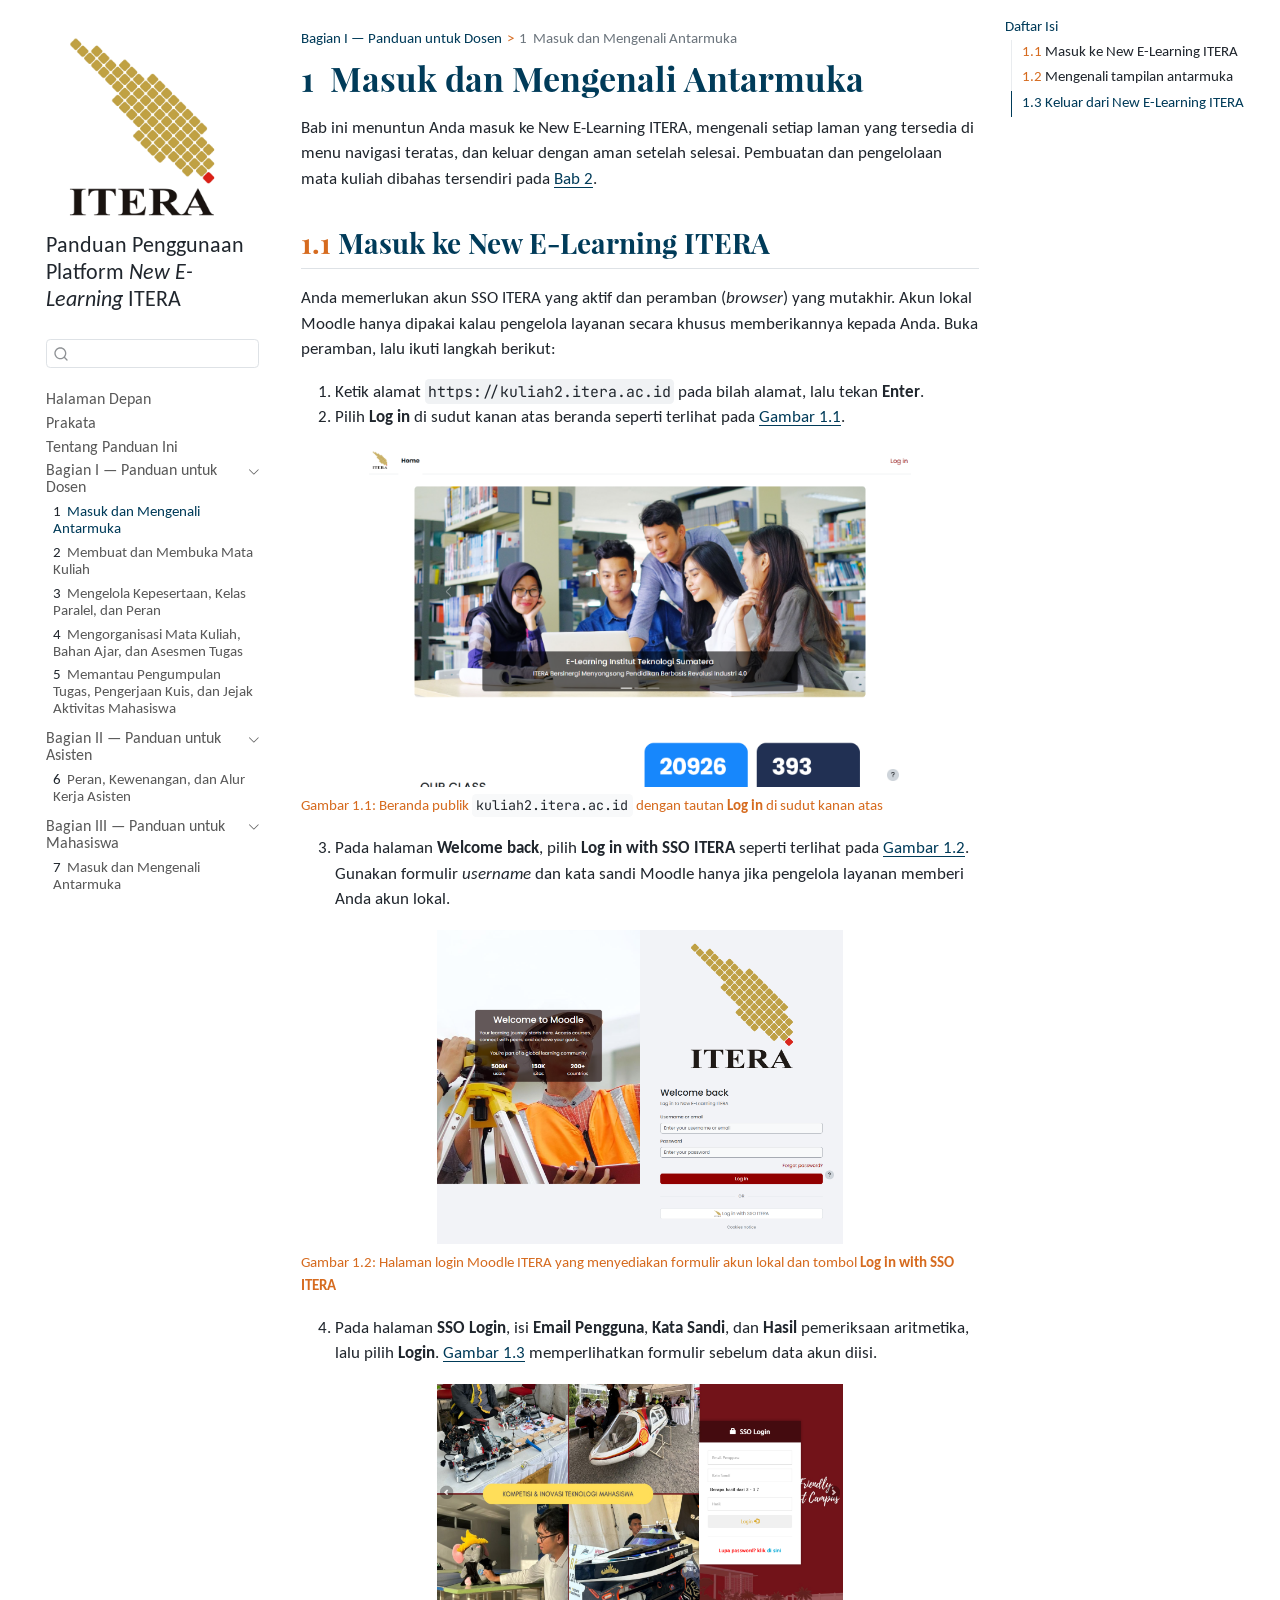
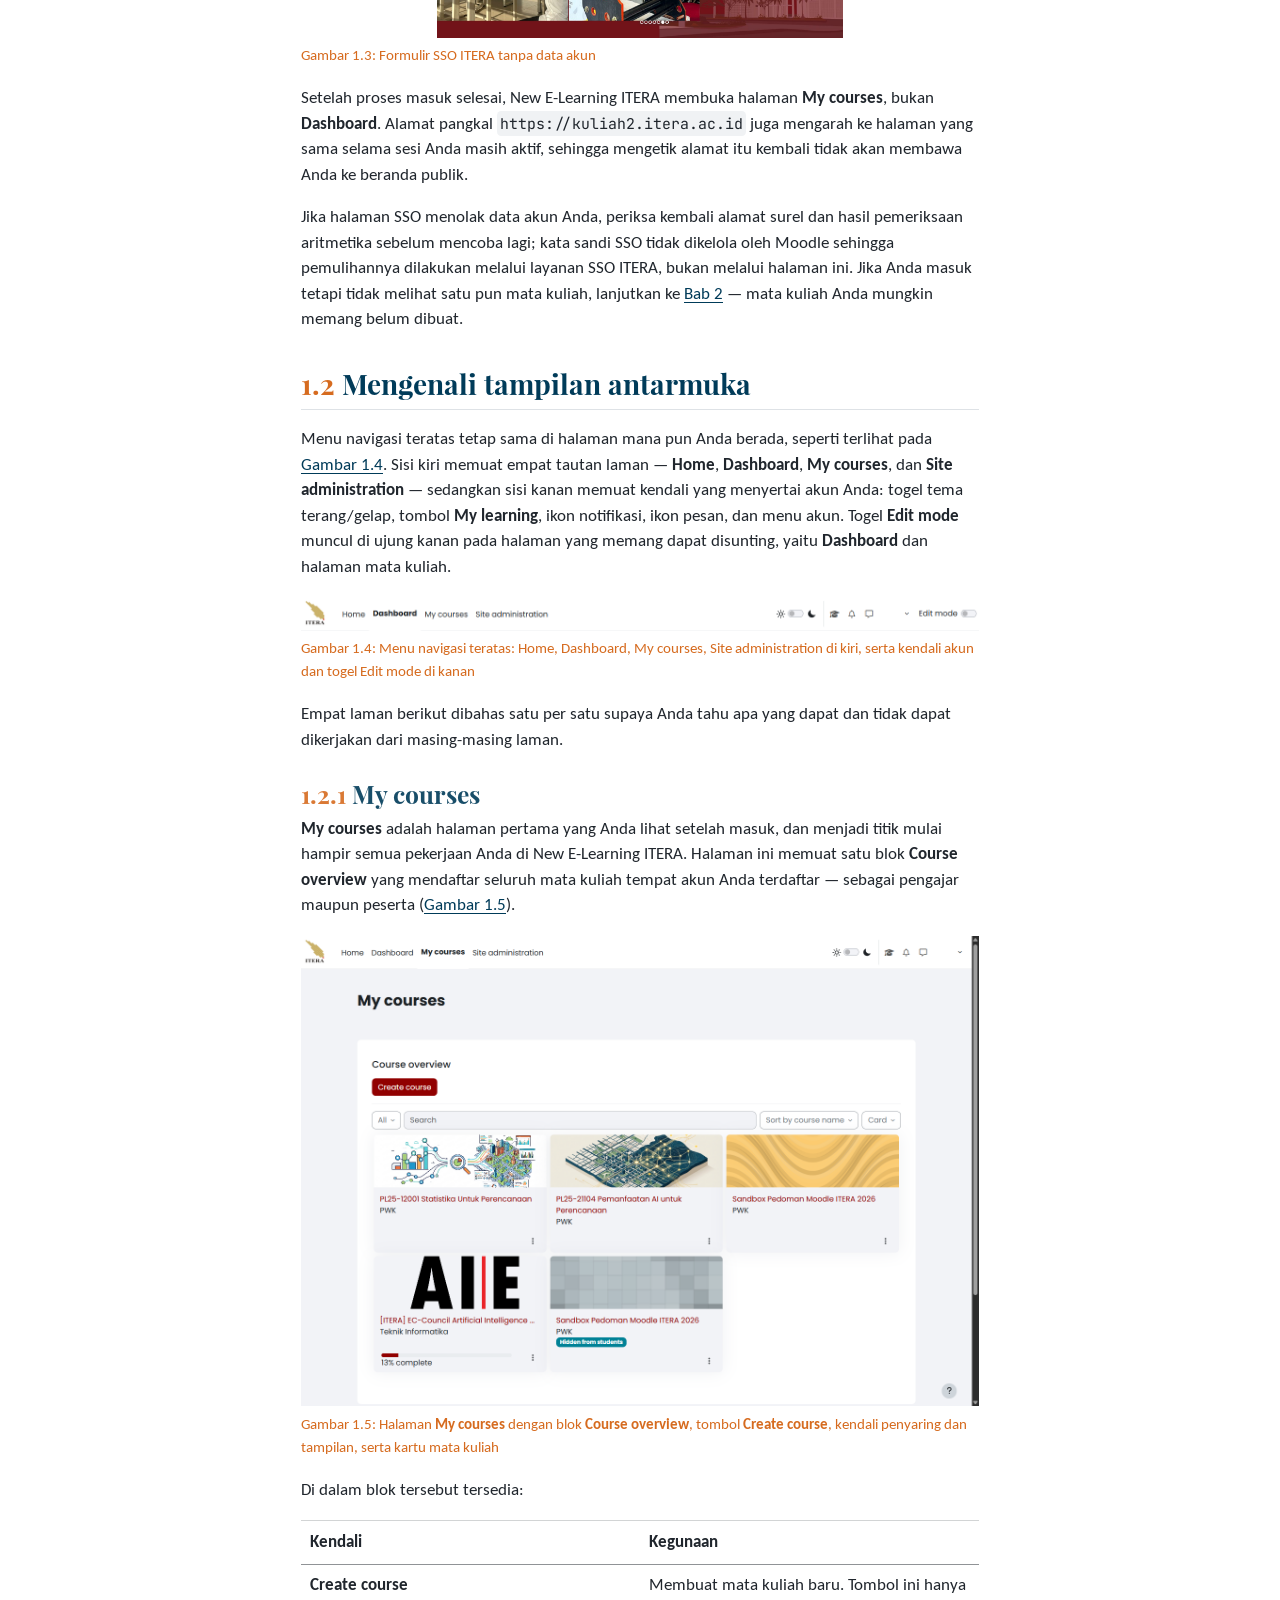
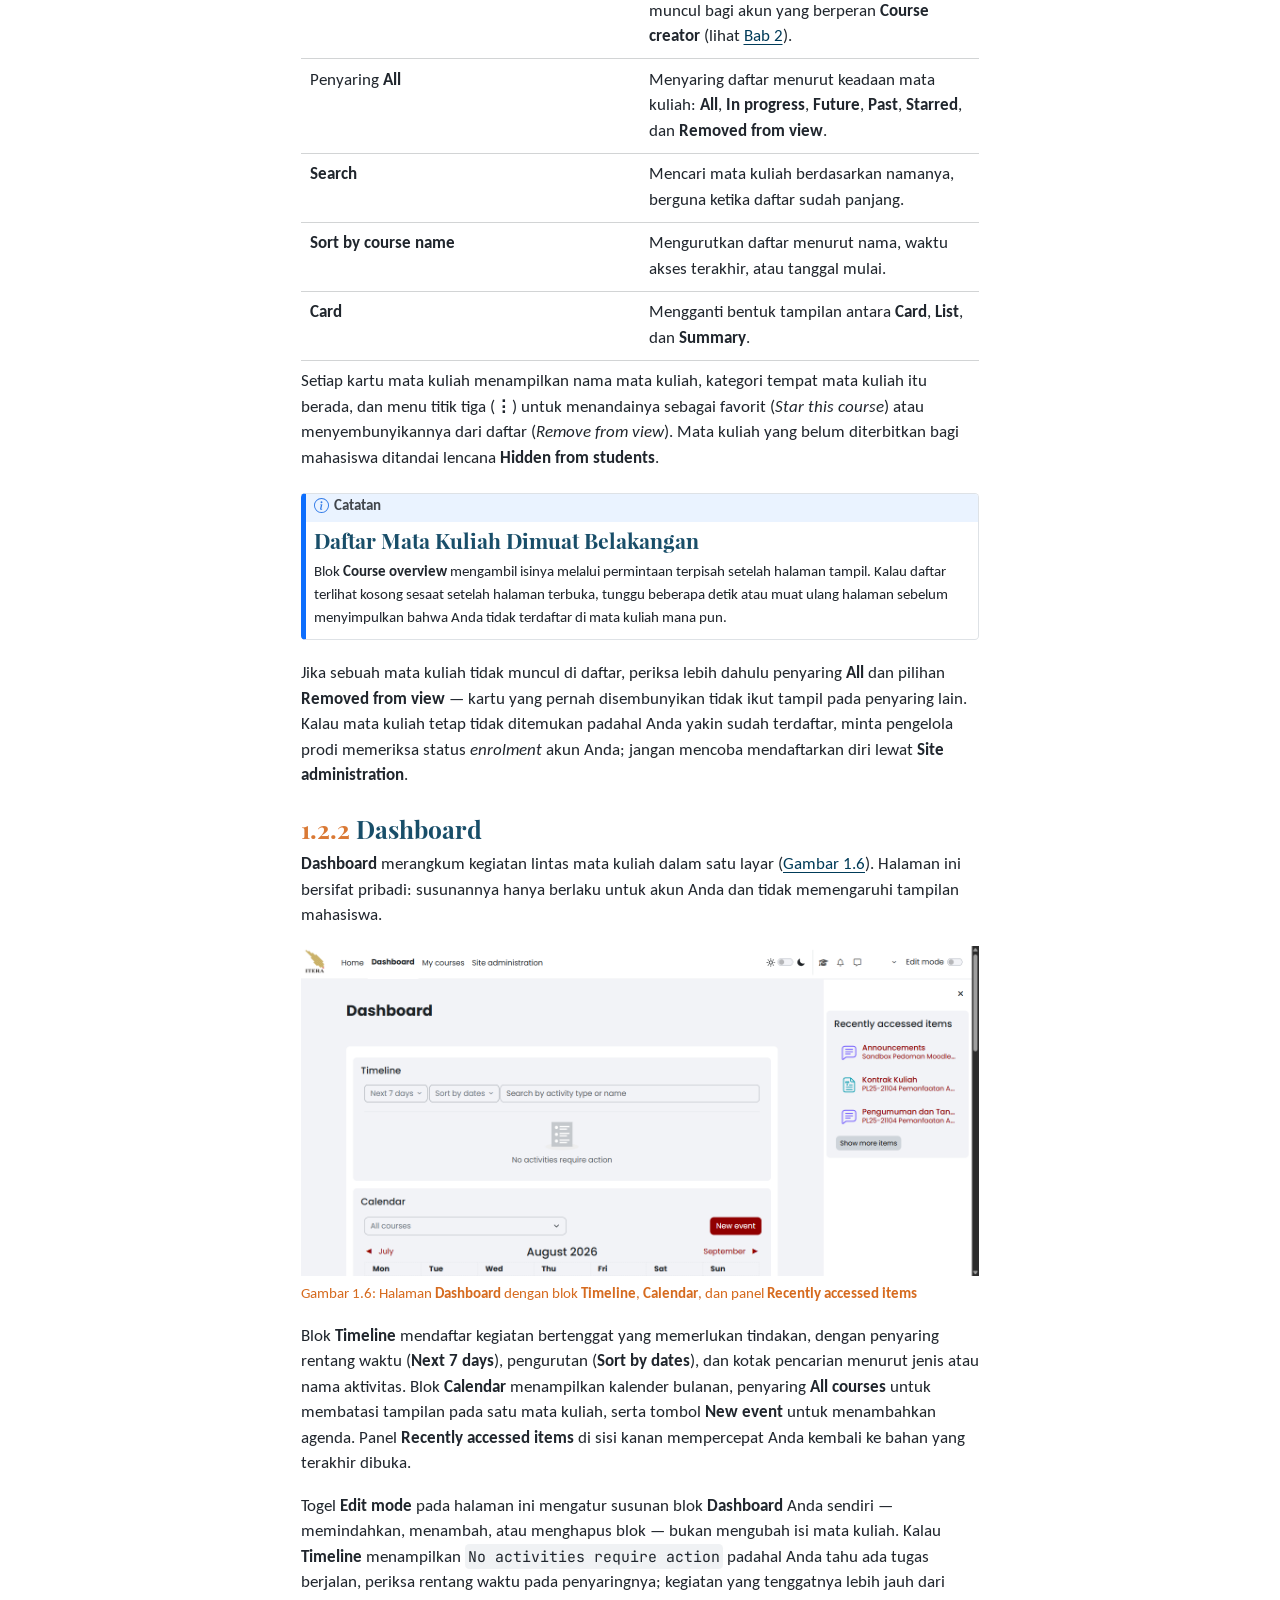
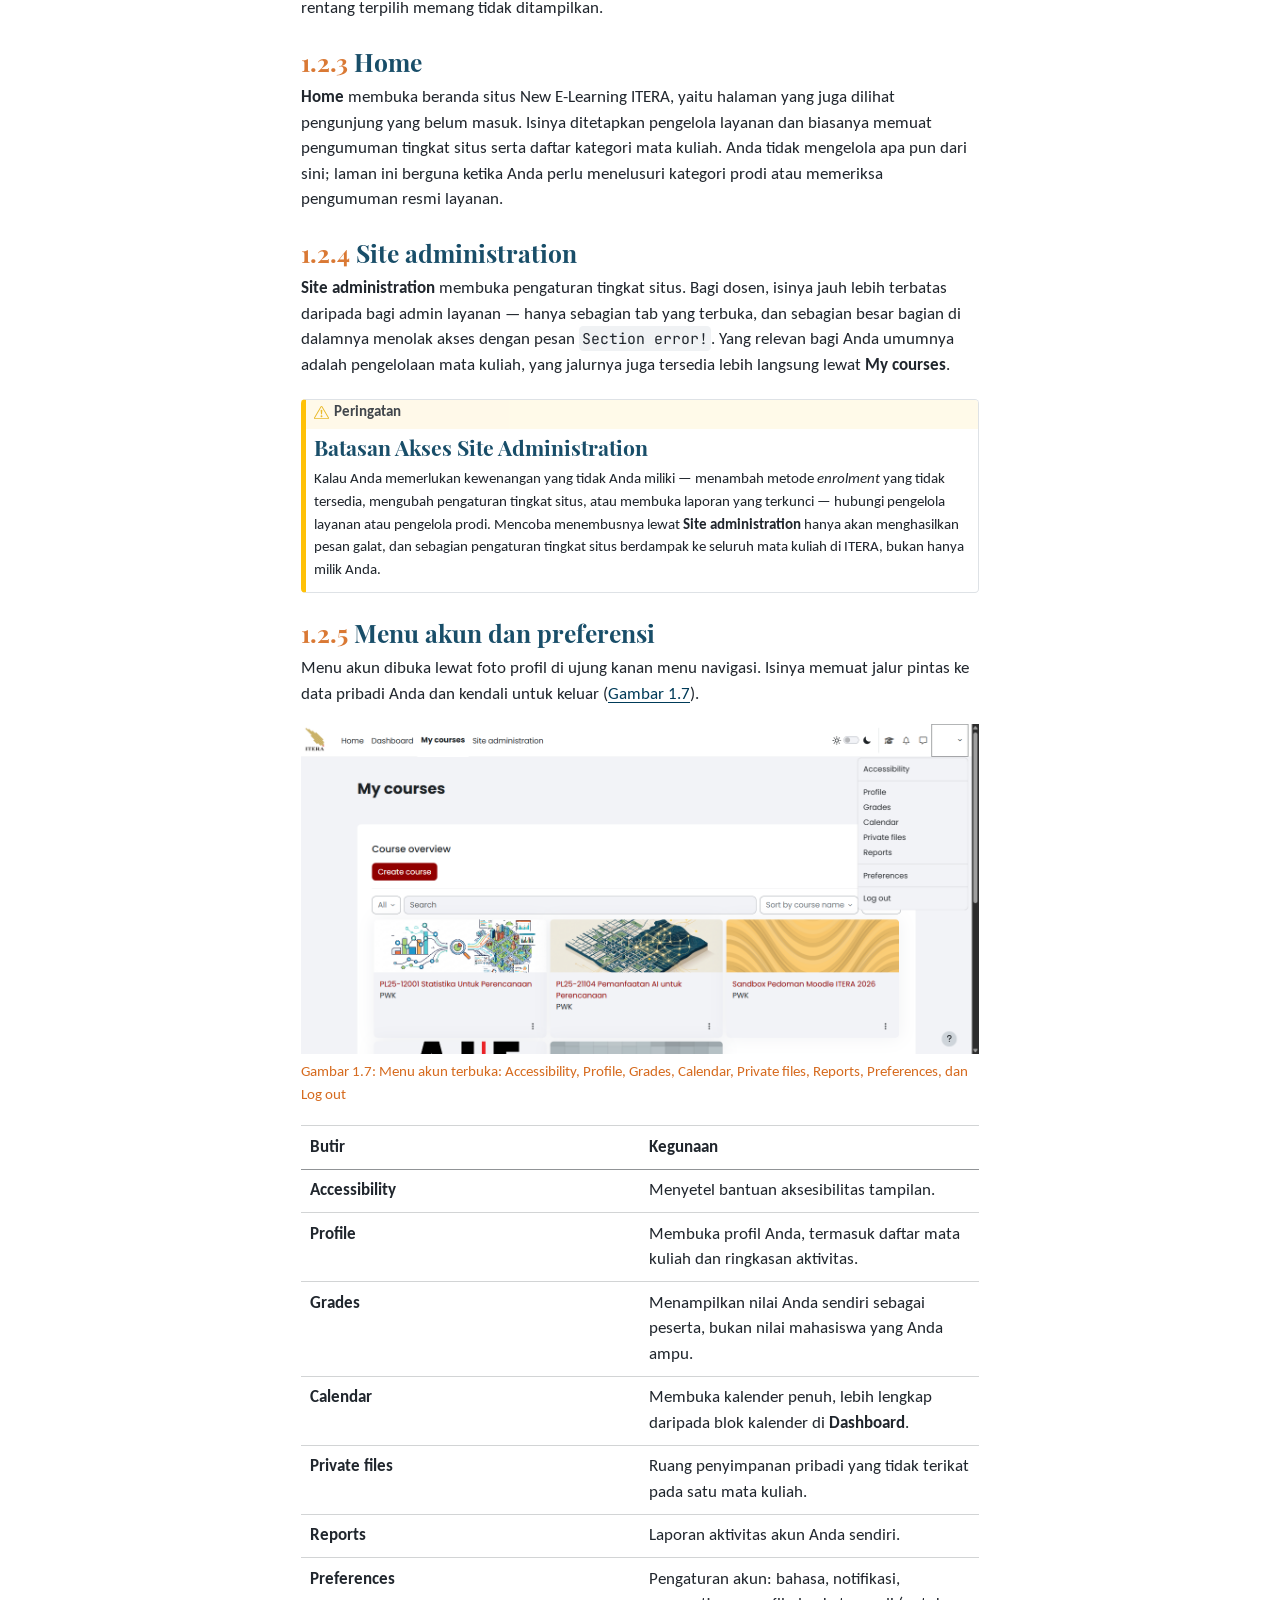
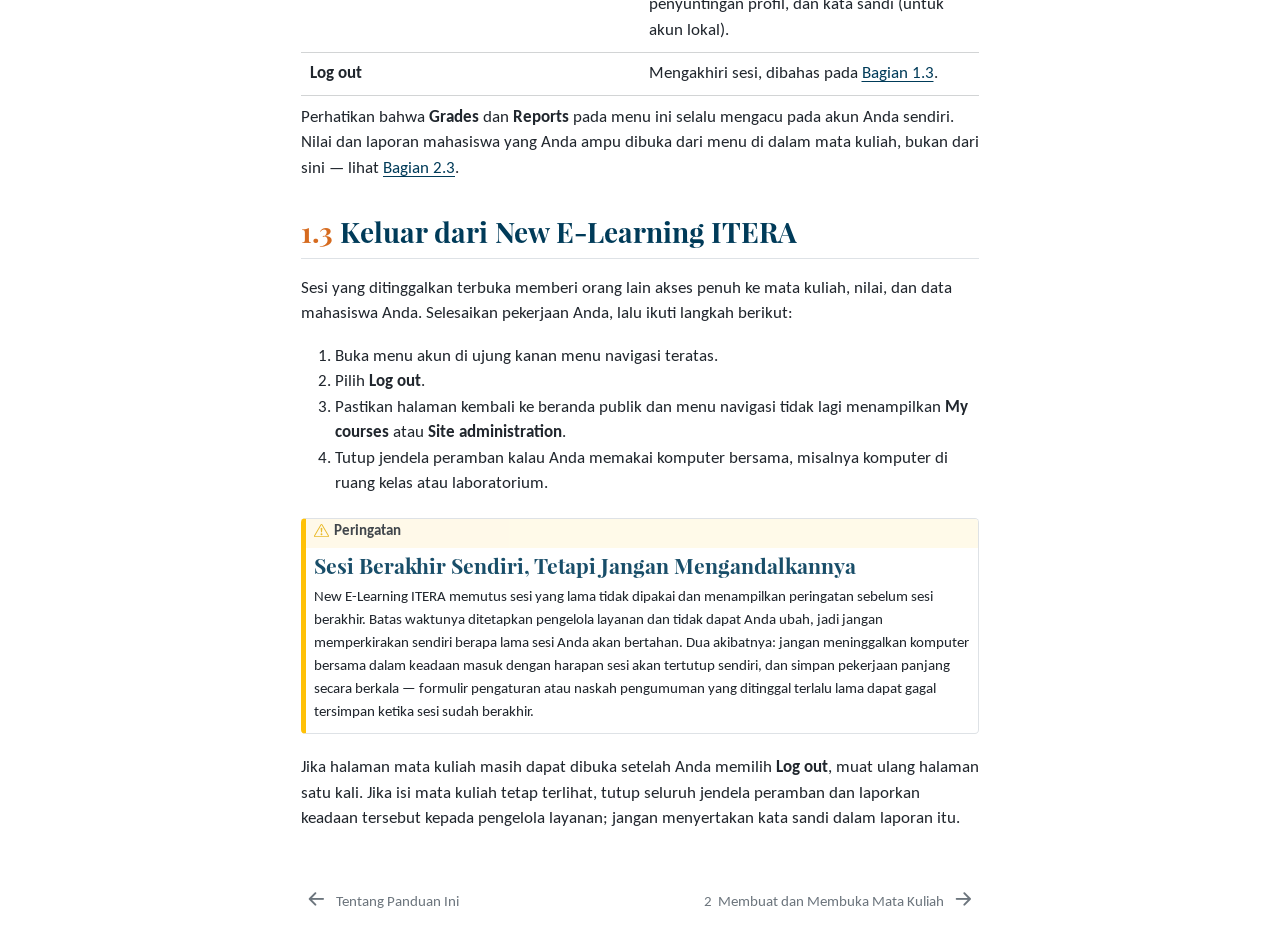
<file: docs/dosen/01-login-orientasi.html>
<!DOCTYPE html>
<html xmlns="http://www.w3.org/1999/xhtml" lang="id" xml:lang="id"><head>

<meta charset="utf-8">
<meta name="generator" content="quarto-1.10.19">

<meta name="viewport" content="width=device-width, initial-scale=1.0, user-scalable=yes">


<title>1&nbsp; Masuk dan Mengenali Antarmuka – Panduan Penggunaan Platform *New E-Learning* ITERA</title>
<style>
/* Default styles provided by pandoc.
** See https://pandoc.org/MANUAL.html#variables-for-html for config info.
*/
span.smallcaps{font-variant: small-caps;}
div.columns{display: flex; gap: 1.5em;}
div.column{flex: auto;}
@media screen {
div.columns{gap: min(4vw, 1.5em);}
div.column{overflow-x: auto;}
}
div.hanging-indent{margin-left: 1.5em; text-indent: -1.5em;}
ul.task-list{list-style: none;}
ul.task-list li input[type="checkbox"] {
  width: 0.8em;
  margin: 0 0.8em 0.2em -1em; /* quarto-specific, see https://github.com/quarto-dev/quarto-cli/issues/4556 */ 
  vertical-align: middle;
}
</style>


<script src="../site_libs/quarto-nav/quarto-nav.js"></script>
<script src="../site_libs/quarto-nav/headroom.min.js"></script>
<script src="../site_libs/clipboard/clipboard.min.js"></script>
<script src="../site_libs/quarto-search/autocomplete.umd.js"></script>
<script src="../site_libs/quarto-search/fuse.min.js"></script>
<script src="../site_libs/quarto-search/quarto-search.js"></script>
<meta name="quarto:offset" content="../">
<link href="../dosen/02-mata-kuliah.html" rel="next">
<link href="../tentang-panduan.html" rel="prev">
<script src="../site_libs/quarto-html/quarto.js" type="module"></script>
<script src="../site_libs/quarto-html/tabsets/tabsets.js" type="module"></script>
<script src="../site_libs/quarto-html/popper.min.js"></script>
<script src="../site_libs/quarto-html/tippy.umd.min.js"></script>
<script src="../site_libs/quarto-html/anchor.min.js"></script>
<link href="../site_libs/quarto-html/tippy.css" rel="stylesheet">
<link href="../site_libs/quarto-html/quarto-syntax-highlighting-ee0d825c001f130fb265e92dcb17fa1f.css" rel="stylesheet" class="quarto-color-scheme" id="quarto-text-highlighting-styles">
<link href="../site_libs/quarto-html/quarto-syntax-highlighting-dark-86a2d7ae3330a5c8f2af512998a51a4c.css" rel="stylesheet" class="quarto-color-scheme quarto-color-alternate" id="quarto-text-highlighting-styles">
<link href="../site_libs/quarto-html/quarto-syntax-highlighting-ee0d825c001f130fb265e92dcb17fa1f.css" rel="stylesheet" class="quarto-color-scheme-extra" id="quarto-text-highlighting-styles">
<script src="../site_libs/bootstrap/bootstrap.min.js"></script>
<link href="../site_libs/bootstrap/bootstrap-icons.css" rel="stylesheet">
<link href="../site_libs/bootstrap/bootstrap-3ed409b4e100c8c12b97e3dce972414c.min.css" rel="stylesheet" append-hash="true" class="quarto-color-scheme" id="quarto-bootstrap" data-mode="light">
<link href="../site_libs/bootstrap/bootstrap-dark-3ed409b4e100c8c12b97e3dce972414c.min.css" rel="stylesheet" append-hash="true" class="quarto-color-scheme quarto-color-alternate" id="quarto-bootstrap" data-mode="light">
<link href="../site_libs/bootstrap/bootstrap-3ed409b4e100c8c12b97e3dce972414c.min.css" rel="stylesheet" append-hash="true" class="quarto-color-scheme-extra" id="quarto-bootstrap" data-mode="light">
<script id="quarto-search-options" type="application/json">{
  "location": "sidebar",
  "copy-button": false,
  "collapse-after": 3,
  "panel-placement": "start",
  "type": "textbox",
  "limit": 50,
  "keyboard-shortcut": [
    "f",
    "/",
    "s"
  ],
  "show-item-context": false,
  "language": {
    "search-no-results-text": "Tidak ada hasil",
    "search-matching-documents-text": "dokumen cocok",
    "search-copy-link-title": "Salin tautan untuk mencari",
    "search-hide-matches-text": "Sembunyikan kecocokan lainnya",
    "search-more-match-text": "kecocokan lainnya di dokumen ini",
    "search-more-matches-text": "kecocokan lainnya di dokumen ini",
    "search-clear-button-title": "Hapus",
    "search-text-placeholder": "",
    "search-detached-cancel-button-title": "Batal",
    "search-submit-button-title": "Kirim",
    "search-label": "Mencari"
  }
}</script>


<link rel="stylesheet" href="../_shared/laman.css">
</head>

<body class="nav-sidebar floating quarto-light">

<div id="quarto-search-results"></div>
  <header id="quarto-header" class="headroom fixed-top">
  <nav class="quarto-secondary-nav">
    <div class="container-fluid d-flex">
      <button type="button" class="quarto-btn-toggle btn" data-bs-toggle="collapse" role="button" data-bs-target=".quarto-sidebar-collapse-item" aria-controls="quarto-sidebar" aria-expanded="false" aria-label="Alihkan bilah sisi" onclick="if (window.quartoToggleHeadroom) { window.quartoToggleHeadroom(); }">
        <i class="bi bi-layout-text-sidebar-reverse"></i>
      </button>
        <nav class="quarto-page-breadcrumbs" aria-label="breadcrumb"><ol class="breadcrumb"><li class="breadcrumb-item"><a href="../dosen/01-login-orientasi.html">Bagian I — Panduan untuk Dosen</a></li><li class="breadcrumb-item"><a href="../dosen/01-login-orientasi.html"><span class="chapter-number">1</span>&nbsp; <span class="chapter-title">Masuk dan Mengenali Antarmuka</span></a></li></ol></nav>
        <a class="flex-grow-1" role="navigation" data-bs-toggle="collapse" data-bs-target=".quarto-sidebar-collapse-item" aria-controls="quarto-sidebar" aria-expanded="false" aria-label="Alihkan bilah sisi" onclick="if (window.quartoToggleHeadroom) { window.quartoToggleHeadroom(); }">      
        </a>
      <button type="button" class="btn quarto-search-button" aria-label="Mencari" onclick="window.quartoOpenSearch();">
        <i class="bi bi-search"></i>
      </button>
    </div>
  </nav>
</header>
<!-- content -->
<div id="quarto-content" class="quarto-container page-columns page-rows-contents page-layout-article">
<!-- sidebar -->
  <nav id="quarto-sidebar" class="sidebar collapse collapse-horizontal quarto-sidebar-collapse-item sidebar-navigation floating overflow-auto">
    <div class="pt-lg-2 mt-2 text-left sidebar-header sidebar-header-stacked">
      <a href="../index.html" class="sidebar-logo-link">
      <img src="../assets/images/logo-itera.png" alt="" class="sidebar-logo light-content py-0 d-lg-inline d-none">
      <img src="../assets/images/logo-itera.png" alt="" class="sidebar-logo dark-content py-0 d-lg-inline d-none">
      </a>
    <div class="sidebar-title mb-0 py-0">
      <a href="../">Panduan Penggunaan Platform <em>New E-Learning</em> ITERA</a> 
    </div>
      </div>
        <div class="mt-2 flex-shrink-0 align-items-center">
        <div class="sidebar-search">
        <div id="quarto-search" class="" title="Mencari"></div>
        </div>
        </div>
    <div class="sidebar-menu-container"> 
    <ul class="list-unstyled mt-1">
        <li class="sidebar-item">
  <div class="sidebar-item-container"> 
  <a href="../index.html" class="sidebar-item-text sidebar-link">
 <span class="menu-text">Halaman Depan</span></a>
  </div>
</li>
        <li class="sidebar-item">
  <div class="sidebar-item-container"> 
  <a href="../prakata.html" class="sidebar-item-text sidebar-link">
 <span class="menu-text">Prakata</span></a>
  </div>
</li>
        <li class="sidebar-item">
  <div class="sidebar-item-container"> 
  <a href="../tentang-panduan.html" class="sidebar-item-text sidebar-link">
 <span class="menu-text">Tentang Panduan Ini</span></a>
  </div>
</li>
        <li class="sidebar-item sidebar-item-section">
      <div class="sidebar-item-container"> 
            <a class="sidebar-item-text sidebar-link text-start" data-bs-toggle="collapse" data-bs-target="#quarto-sidebar-section-1" role="navigation" aria-expanded="true">
 <span class="menu-text">Bagian I — Panduan untuk Dosen</span></a>
          <a class="sidebar-item-toggle text-start" data-bs-toggle="collapse" data-bs-target="#quarto-sidebar-section-1" role="navigation" aria-expanded="true" aria-label="Alihkan bagian">
            <i class="bi bi-chevron-right ms-2"></i>
          </a> 
      </div>
      <ul id="quarto-sidebar-section-1" class="collapse list-unstyled sidebar-section depth1 show">  
          <li class="sidebar-item">
  <div class="sidebar-item-container"> 
  <a href="../dosen/01-login-orientasi.html" class="sidebar-item-text sidebar-link active">
 <span class="menu-text"><span class="chapter-number">1</span>&nbsp; <span class="chapter-title">Masuk dan Mengenali Antarmuka</span></span></a>
  </div>
</li>
          <li class="sidebar-item">
  <div class="sidebar-item-container"> 
  <a href="../dosen/02-mata-kuliah.html" class="sidebar-item-text sidebar-link">
 <span class="menu-text"><span class="chapter-number">2</span>&nbsp; <span class="chapter-title">Membuat dan Membuka Mata Kuliah</span></span></a>
  </div>
</li>
          <li class="sidebar-item">
  <div class="sidebar-item-container"> 
  <a href="../dosen/03-kepesertaan-kelas-dan-peran.html" class="sidebar-item-text sidebar-link">
 <span class="menu-text"><span class="chapter-number">3</span>&nbsp; <span class="chapter-title">Mengelola Kepesertaan, Kelas Paralel, dan Peran</span></span></a>
  </div>
</li>
          <li class="sidebar-item">
  <div class="sidebar-item-container"> 
  <a href="../dosen/04-organisasi-materi-dan-asesmen.html" class="sidebar-item-text sidebar-link">
 <span class="menu-text"><span class="chapter-number">4</span>&nbsp; <span class="chapter-title">Mengorganisasi Mata Kuliah, Bahan Ajar, dan Asesmen Tugas</span></span></a>
  </div>
</li>
          <li class="sidebar-item">
  <div class="sidebar-item-container"> 
  <a href="../dosen/05-pemantauan-dan-laporan.html" class="sidebar-item-text sidebar-link">
 <span class="menu-text"><span class="chapter-number">5</span>&nbsp; <span class="chapter-title">Memantau Pengumpulan Tugas, Pengerjaan Kuis, dan Jejak Aktivitas Mahasiswa</span></span></a>
  </div>
</li>
      </ul>
  </li>
        <li class="sidebar-item sidebar-item-section">
      <div class="sidebar-item-container"> 
            <a class="sidebar-item-text sidebar-link text-start" data-bs-toggle="collapse" data-bs-target="#quarto-sidebar-section-2" role="navigation" aria-expanded="true">
 <span class="menu-text">Bagian II — Panduan untuk Asisten</span></a>
          <a class="sidebar-item-toggle text-start" data-bs-toggle="collapse" data-bs-target="#quarto-sidebar-section-2" role="navigation" aria-expanded="true" aria-label="Alihkan bagian">
            <i class="bi bi-chevron-right ms-2"></i>
          </a> 
      </div>
      <ul id="quarto-sidebar-section-2" class="collapse list-unstyled sidebar-section depth1 show">  
          <li class="sidebar-item">
  <div class="sidebar-item-container"> 
  <a href="../asisten/01-kewenangan-dan-alur-kerja.html" class="sidebar-item-text sidebar-link">
 <span class="menu-text"><span class="chapter-number">6</span>&nbsp; <span class="chapter-title">Peran, Kewenangan, dan Alur Kerja Asisten</span></span></a>
  </div>
</li>
      </ul>
  </li>
        <li class="sidebar-item sidebar-item-section">
      <div class="sidebar-item-container"> 
            <a class="sidebar-item-text sidebar-link text-start" data-bs-toggle="collapse" data-bs-target="#quarto-sidebar-section-3" role="navigation" aria-expanded="true">
 <span class="menu-text">Bagian III — Panduan untuk Mahasiswa</span></a>
          <a class="sidebar-item-toggle text-start" data-bs-toggle="collapse" data-bs-target="#quarto-sidebar-section-3" role="navigation" aria-expanded="true" aria-label="Alihkan bagian">
            <i class="bi bi-chevron-right ms-2"></i>
          </a> 
      </div>
      <ul id="quarto-sidebar-section-3" class="collapse list-unstyled sidebar-section depth1 show">  
          <li class="sidebar-item">
  <div class="sidebar-item-container"> 
  <a href="../mahasiswa/login-dan-orientasi.html" class="sidebar-item-text sidebar-link">
 <span class="menu-text"><span class="chapter-number">7</span>&nbsp; <span class="chapter-title">Masuk dan Mengenali Antarmuka</span></span></a>
  </div>
</li>
          <li class="sidebar-item">
  <div class="sidebar-item-container"> 
  <a href="../mahasiswa/bergabung-dan-kelompok.html" class="sidebar-item-text sidebar-link">
 <span class="menu-text"><span class="chapter-number">8</span>&nbsp; <span class="chapter-title">Bergabung ke Mata Kuliah dan Kelompok</span></span></a>
  </div>
</li>
          <li class="sidebar-item">
  <div class="sidebar-item-container"> 
  <a href="../mahasiswa/materi-dan-aktivitas.html" class="sidebar-item-text sidebar-link">
 <span class="menu-text"><span class="chapter-number">9</span>&nbsp; <span class="chapter-title">Mengenal Bahan Ajar dan Menyiapkan Tugas</span></span></a>
  </div>
</li>
          <li class="sidebar-item">
  <div class="sidebar-item-container"> 
  <a href="../mahasiswa/pengumpulan-tugas.html" class="sidebar-item-text sidebar-link">
 <span class="menu-text"><span class="chapter-number">10</span>&nbsp; <span class="chapter-title">Mengumpulkan Tugas dan Mengerjakan Kuis</span></span></a>
  </div>
</li>
      </ul>
  </li>
    </ul>
    </div>
</nav>
<div id="quarto-sidebar-glass" class="quarto-sidebar-collapse-item" data-bs-toggle="collapse" data-bs-target=".quarto-sidebar-collapse-item"></div>
<!-- margin-sidebar -->
    <div id="quarto-margin-sidebar" class="sidebar margin-sidebar">
        <nav id="TOC" role="doc-toc" class="toc-active">
    <h2 id="toc-title">Daftar Isi</h2>
   
  <ul>
  <li><a href="#sec-dosen-masuk" id="toc-sec-dosen-masuk" class="nav-link active" data-scroll-target="#sec-dosen-masuk"><span class="header-section-number">1.1</span> Masuk ke New E-Learning ITERA</a></li>
  <li><a href="#sec-dosen-antarmuka" id="toc-sec-dosen-antarmuka" class="nav-link" data-scroll-target="#sec-dosen-antarmuka"><span class="header-section-number">1.2</span> Mengenali tampilan antarmuka</a>
  <ul class="collapse">
  <li><a href="#sec-dosen-laman-mycourses" id="toc-sec-dosen-laman-mycourses" class="nav-link" data-scroll-target="#sec-dosen-laman-mycourses"><span class="header-section-number">1.2.1</span> My courses</a></li>
  <li><a href="#sec-dosen-laman-dashboard" id="toc-sec-dosen-laman-dashboard" class="nav-link" data-scroll-target="#sec-dosen-laman-dashboard"><span class="header-section-number">1.2.2</span> Dashboard</a></li>
  <li><a href="#sec-dosen-laman-home" id="toc-sec-dosen-laman-home" class="nav-link" data-scroll-target="#sec-dosen-laman-home"><span class="header-section-number">1.2.3</span> Home</a></li>
  <li><a href="#sec-dosen-laman-siteadmin" id="toc-sec-dosen-laman-siteadmin" class="nav-link" data-scroll-target="#sec-dosen-laman-siteadmin"><span class="header-section-number">1.2.4</span> Site administration</a></li>
  <li><a href="#sec-dosen-laman-akun" id="toc-sec-dosen-laman-akun" class="nav-link" data-scroll-target="#sec-dosen-laman-akun"><span class="header-section-number">1.2.5</span> Menu akun dan preferensi</a></li>
  </ul></li>
  <li><a href="#sec-dosen-keluar" id="toc-sec-dosen-keluar" class="nav-link" data-scroll-target="#sec-dosen-keluar"><span class="header-section-number">1.3</span> Keluar dari New E-Learning ITERA</a></li>
  </ul>
</nav>
    </div>
<!-- main -->
<main class="content" id="quarto-document-content">

<header id="title-block-header" class="quarto-title-block default"><nav class="quarto-page-breadcrumbs quarto-title-breadcrumbs d-none d-lg-block" aria-label="breadcrumb"><ol class="breadcrumb"><li class="breadcrumb-item"><a href="../dosen/01-login-orientasi.html">Bagian I — Panduan untuk Dosen</a></li><li class="breadcrumb-item"><a href="../dosen/01-login-orientasi.html"><span class="chapter-number">1</span>&nbsp; <span class="chapter-title">Masuk dan Mengenali Antarmuka</span></a></li></ol></nav>
<div class="quarto-title">
<h1 class="title"><span id="sec-login-orientasi" class="quarto-section-identifier"><span class="chapter-number">1</span>&nbsp; <span class="chapter-title">Masuk dan Mengenali Antarmuka</span></span></h1>
</div>



<div class="quarto-title-meta">

    
  
    
  </div>
  


</header>


<p>Bab ini menuntun Anda masuk ke New E-Learning ITERA, mengenali setiap laman yang tersedia di menu navigasi teratas, dan keluar dengan aman setelah selesai. Pembuatan dan pengelolaan mata kuliah dibahas tersendiri pada <a href="02-mata-kuliah.html" class="quarto-xref"><span>Bab 2</span></a>.</p>
<section id="sec-dosen-masuk" class="level2" data-number="1.1">
<h2 data-number="1.1" class="anchored" data-anchor-id="sec-dosen-masuk"><span class="header-section-number">1.1</span> Masuk ke New E-Learning ITERA</h2>
<!-- Sumber internal: Guide/KULIAH2.md; pengamatan sesi dosen pada kuliah2.itera.ac.id — alamat pangkal situs mengalihkan ke my/courses.php setelah sesi masuk aktif. -->
<p>Anda memerlukan akun SSO ITERA yang aktif dan peramban (<em>browser</em>) yang mutakhir. Akun lokal Moodle hanya dipakai kalau pengelola layanan secara khusus memberikannya kepada Anda. Buka peramban, lalu ikuti langkah berikut:</p>
<ol type="1">
<li>Ketik alamat <code>https://kuliah2.itera.ac.id</code> pada bilah alamat, lalu tekan <strong>Enter</strong>.</li>
<li>Pilih <strong>Log in</strong> di sudut kanan atas beranda seperti terlihat pada <a href="#fig-dosen-login-beranda" class="quarto-xref">Gambar&nbsp;<span>1.1</span></a>.</li>
</ol>
<div id="fig-dosen-login-beranda" class="quarto-float quarto-figure quarto-figure-center anchored" data-fig-pos="H">
<figure class="quarto-float quarto-float-fig figure">
<div aria-describedby="fig-dosen-login-beranda-caption-0ceaefa1-69ba-4598-a22c-09a6ac19f8ca">
<img src="assets/images/login/01-beranda-publik.png" class="img-fluid figure-img" style="width:80.0%" data-fig-pos="H">
</div>
<figcaption class="quarto-float-caption-bottom quarto-float-caption quarto-float-fig" id="fig-dosen-login-beranda-caption-0ceaefa1-69ba-4598-a22c-09a6ac19f8ca">
Gambar&nbsp;1.1: Beranda publik <code>kuliah2.itera.ac.id</code> dengan tautan <strong>Log in</strong> di sudut kanan atas
</figcaption>
</figure>
</div>
<ol start="3" type="1">
<li>Pada halaman <strong>Welcome back</strong>, pilih <strong>Log in with SSO ITERA</strong> seperti terlihat pada <a href="#fig-dosen-login-moodle" class="quarto-xref">Gambar&nbsp;<span>1.2</span></a>. Gunakan formulir <em>username</em> dan kata sandi Moodle hanya jika pengelola layanan memberi Anda akun lokal.</li>
</ol>
<div id="fig-dosen-login-moodle" class="quarto-float quarto-figure quarto-figure-center anchored" data-fig-pos="H">
<figure class="quarto-float quarto-float-fig figure">
<div aria-describedby="fig-dosen-login-moodle-caption-0ceaefa1-69ba-4598-a22c-09a6ac19f8ca">
<img src="assets/images/login/02-halaman-login.png" class="img-fluid figure-img" style="width:60.0%" data-fig-pos="H">
</div>
<figcaption class="quarto-float-caption-bottom quarto-float-caption quarto-float-fig" id="fig-dosen-login-moodle-caption-0ceaefa1-69ba-4598-a22c-09a6ac19f8ca">
Gambar&nbsp;1.2: Halaman login Moodle ITERA yang menyediakan formulir akun lokal dan tombol <strong>Log in with SSO ITERA</strong>
</figcaption>
</figure>
</div>
<ol start="4" type="1">
<li>Pada halaman <strong>SSO Login</strong>, isi <strong>Email Pengguna</strong>, <strong>Kata Sandi</strong>, dan <strong>Hasil</strong> pemeriksaan aritmetika, lalu pilih <strong>Login</strong>. <a href="#fig-dosen-login-sso" class="quarto-xref">Gambar&nbsp;<span>1.3</span></a> memperlihatkan formulir sebelum data akun diisi.</li>
</ol>
<div id="fig-dosen-login-sso" class="quarto-float quarto-figure quarto-figure-center anchored" data-fig-pos="H">
<figure class="quarto-float quarto-float-fig figure">
<div aria-describedby="fig-dosen-login-sso-caption-0ceaefa1-69ba-4598-a22c-09a6ac19f8ca">
<img src="assets/images/login/03-sso-itera.png" class="img-fluid figure-img" style="width:60.0%" data-fig-pos="H">
</div>
<figcaption class="quarto-float-caption-bottom quarto-float-caption quarto-float-fig" id="fig-dosen-login-sso-caption-0ceaefa1-69ba-4598-a22c-09a6ac19f8ca">
Gambar&nbsp;1.3: Formulir SSO ITERA tanpa data akun
</figcaption>
</figure>
</div>
<p>Setelah proses masuk selesai, New E-Learning ITERA membuka halaman <strong>My courses</strong>, bukan <strong>Dashboard</strong>. Alamat pangkal <code>https://kuliah2.itera.ac.id</code> juga mengarah ke halaman yang sama selama sesi Anda masih aktif, sehingga mengetik alamat itu kembali tidak akan membawa Anda ke beranda publik.</p>
<p>Jika halaman SSO menolak data akun Anda, periksa kembali alamat surel dan hasil pemeriksaan aritmetika sebelum mencoba lagi; kata sandi SSO tidak dikelola oleh Moodle sehingga pemulihannya dilakukan melalui layanan SSO ITERA, bukan melalui halaman ini. Jika Anda masuk tetapi tidak melihat satu pun mata kuliah, lanjutkan ke <a href="02-mata-kuliah.html" class="quarto-xref"><span>Bab 2</span></a> — mata kuliah Anda mungkin memang belum dibuat.</p>
</section>
<section id="sec-dosen-antarmuka" class="level2" data-number="1.2">
<h2 data-number="1.2" class="anchored" data-anchor-id="sec-dosen-antarmuka"><span class="header-section-number">1.2</span> Mengenali tampilan antarmuka</h2>
<!-- Sumber internal: pengamatan sesi dosen pada kuliah2.itera.ac.id — menubar Home/Dashboard/My courses/Site administration, kendali kanan (togel tema, My learning, notifikasi, pesan, menu akun), dan togel Edit mode. -->
<p>Menu navigasi teratas tetap sama di halaman mana pun Anda berada, seperti terlihat pada <a href="#fig-dosen-orientasi-nav" class="quarto-xref">Gambar&nbsp;<span>1.4</span></a>. Sisi kiri memuat empat tautan laman — <strong>Home</strong>, <strong>Dashboard</strong>, <strong>My courses</strong>, dan <strong>Site administration</strong> — sedangkan sisi kanan memuat kendali yang menyertai akun Anda: togel tema terang/gelap, tombol <strong>My learning</strong>, ikon notifikasi, ikon pesan, dan menu akun. Togel <strong>Edit mode</strong> muncul di ujung kanan pada halaman yang memang dapat disunting, yaitu <strong>Dashboard</strong> dan halaman mata kuliah.</p>
<div id="fig-dosen-orientasi-nav" class="quarto-float quarto-figure quarto-figure-center anchored" data-fig-pos="H">
<figure class="quarto-float quarto-float-fig figure">
<div aria-describedby="fig-dosen-orientasi-nav-caption-0ceaefa1-69ba-4598-a22c-09a6ac19f8ca">
<img src="assets/images/orientasi/01-menu-navigasi-atas.png" class="img-fluid figure-img" style="width:100.0%" data-fig-pos="H">
</div>
<figcaption class="quarto-float-caption-bottom quarto-float-caption quarto-float-fig" id="fig-dosen-orientasi-nav-caption-0ceaefa1-69ba-4598-a22c-09a6ac19f8ca">
Gambar&nbsp;1.4: Menu navigasi teratas: Home, Dashboard, My courses, Site administration di kiri, serta kendali akun dan togel Edit mode di kanan
</figcaption>
</figure>
</div>
<p>Empat laman berikut dibahas satu per satu supaya Anda tahu apa yang dapat dan tidak dapat dikerjakan dari masing-masing laman.</p>
<section id="sec-dosen-laman-mycourses" class="level3" data-number="1.2.1">
<h3 data-number="1.2.1" class="anchored" data-anchor-id="sec-dosen-laman-mycourses"><span class="header-section-number">1.2.1</span> My courses</h3>
<p><strong>My courses</strong> adalah halaman pertama yang Anda lihat setelah masuk, dan menjadi titik mulai hampir semua pekerjaan Anda di New E-Learning ITERA. Halaman ini memuat satu blok <strong>Course overview</strong> yang mendaftar seluruh mata kuliah tempat akun Anda terdaftar — sebagai pengajar maupun peserta (<a href="#fig-dosen-mycourses-01" class="quarto-xref">Gambar&nbsp;<span>1.5</span></a>).</p>
<div id="fig-dosen-mycourses-01" class="quarto-float quarto-figure quarto-figure-center anchored" data-fig-pos="H">
<figure class="quarto-float quarto-float-fig figure">
<div aria-describedby="fig-dosen-mycourses-01-caption-0ceaefa1-69ba-4598-a22c-09a6ac19f8ca">
<img src="assets/images/orientasi/05-my-courses.png" class="img-fluid figure-img" style="width:100.0%" data-fig-pos="H">
</div>
<figcaption class="quarto-float-caption-bottom quarto-float-caption quarto-float-fig" id="fig-dosen-mycourses-01-caption-0ceaefa1-69ba-4598-a22c-09a6ac19f8ca">
Gambar&nbsp;1.5: Halaman <strong>My courses</strong> dengan blok <strong>Course overview</strong>, tombol <strong>Create course</strong>, kendali penyaring dan tampilan, serta kartu mata kuliah
</figcaption>
</figure>
</div>
<p>Di dalam blok tersebut tersedia:</p>
<table class="caption-top table">
<colgroup>
<col style="width: 50%">
<col style="width: 50%">
</colgroup>
<thead>
<tr class="header">
<th>Kendali</th>
<th>Kegunaan</th>
</tr>
</thead>
<tbody>
<tr class="odd">
<td><strong>Create course</strong></td>
<td>Membuat mata kuliah baru. Tombol ini hanya muncul bagi akun yang berperan <strong>Course creator</strong> (lihat <a href="02-mata-kuliah.html" class="quarto-xref"><span>Bab 2</span></a>).</td>
</tr>
<tr class="even">
<td>Penyaring <strong>All</strong></td>
<td>Menyaring daftar menurut keadaan mata kuliah: <strong>All</strong>, <strong>In progress</strong>, <strong>Future</strong>, <strong>Past</strong>, <strong>Starred</strong>, dan <strong>Removed from view</strong>.</td>
</tr>
<tr class="odd">
<td><strong>Search</strong></td>
<td>Mencari mata kuliah berdasarkan namanya, berguna ketika daftar sudah panjang.</td>
</tr>
<tr class="even">
<td><strong>Sort by course name</strong></td>
<td>Mengurutkan daftar menurut nama, waktu akses terakhir, atau tanggal mulai.</td>
</tr>
<tr class="odd">
<td><strong>Card</strong></td>
<td>Mengganti bentuk tampilan antara <strong>Card</strong>, <strong>List</strong>, dan <strong>Summary</strong>.</td>
</tr>
</tbody>
</table>
<p>Setiap kartu mata kuliah menampilkan nama mata kuliah, kategori tempat mata kuliah itu berada, dan menu titik tiga (<strong>⋮</strong>) untuk menandainya sebagai favorit (<em>Star this course</em>) atau menyembunyikannya dari daftar (<em>Remove from view</em>). Mata kuliah yang belum diterbitkan bagi mahasiswa ditandai lencana <strong>Hidden from students</strong>.</p>
<div class="callout callout-style-default callout-note callout-titled" title="Catatan">
<div class="callout-header d-flex align-content-center">
<div class="callout-icon-container">
<i class="callout-icon"></i>
</div>
<div class="callout-title-container flex-fill">
<span class="screen-reader-only">Catatan</span>Catatan
</div>
</div>
<section id="daftar-mata-kuliah-dimuat-belakangan" class="level4 unnumbered unlisted callout-body-container callout-body">
<h4 class="unnumbered unlisted anchored" data-anchor-id="daftar-mata-kuliah-dimuat-belakangan">Daftar Mata Kuliah Dimuat Belakangan</h4>
<p>Blok <strong>Course overview</strong> mengambil isinya melalui permintaan terpisah setelah halaman tampil. Kalau daftar terlihat kosong sesaat setelah halaman terbuka, tunggu beberapa detik atau muat ulang halaman sebelum menyimpulkan bahwa Anda tidak terdaftar di mata kuliah mana pun.</p>
</section>
</div>
<p>Jika sebuah mata kuliah tidak muncul di daftar, periksa lebih dahulu penyaring <strong>All</strong> dan pilihan <strong>Removed from view</strong> — kartu yang pernah disembunyikan tidak ikut tampil pada penyaring lain. Kalau mata kuliah tetap tidak ditemukan padahal Anda yakin sudah terdaftar, minta pengelola prodi memeriksa status <em>enrolment</em> akun Anda; jangan mencoba mendaftarkan diri lewat <strong>Site administration</strong>.</p>
</section>
<section id="sec-dosen-laman-dashboard" class="level3" data-number="1.2.2">
<h3 data-number="1.2.2" class="anchored" data-anchor-id="sec-dosen-laman-dashboard"><span class="header-section-number">1.2.2</span> Dashboard</h3>
<p><strong>Dashboard</strong> merangkum kegiatan lintas mata kuliah dalam satu layar (<a href="#fig-dosen-dashboard-01" class="quarto-xref">Gambar&nbsp;<span>1.6</span></a>). Halaman ini bersifat pribadi: susunannya hanya berlaku untuk akun Anda dan tidak memengaruhi tampilan mahasiswa.</p>
<div id="fig-dosen-dashboard-01" class="quarto-float quarto-figure quarto-figure-center anchored" data-fig-pos="H">
<figure class="quarto-float quarto-float-fig figure">
<div aria-describedby="fig-dosen-dashboard-01-caption-0ceaefa1-69ba-4598-a22c-09a6ac19f8ca">
<img src="assets/images/orientasi/06-dashboard.png" class="img-fluid figure-img" style="width:100.0%" data-fig-pos="H">
</div>
<figcaption class="quarto-float-caption-bottom quarto-float-caption quarto-float-fig" id="fig-dosen-dashboard-01-caption-0ceaefa1-69ba-4598-a22c-09a6ac19f8ca">
Gambar&nbsp;1.6: Halaman <strong>Dashboard</strong> dengan blok <strong>Timeline</strong>, <strong>Calendar</strong>, dan panel <strong>Recently accessed items</strong>
</figcaption>
</figure>
</div>
<p>Blok <strong>Timeline</strong> mendaftar kegiatan bertenggat yang memerlukan tindakan, dengan penyaring rentang waktu (<strong>Next 7 days</strong>), pengurutan (<strong>Sort by dates</strong>), dan kotak pencarian menurut jenis atau nama aktivitas. Blok <strong>Calendar</strong> menampilkan kalender bulanan, penyaring <strong>All courses</strong> untuk membatasi tampilan pada satu mata kuliah, serta tombol <strong>New event</strong> untuk menambahkan agenda. Panel <strong>Recently accessed items</strong> di sisi kanan mempercepat Anda kembali ke bahan yang terakhir dibuka.</p>
<p>Togel <strong>Edit mode</strong> pada halaman ini mengatur susunan blok <strong>Dashboard</strong> Anda sendiri — memindahkan, menambah, atau menghapus blok — bukan mengubah isi mata kuliah. Kalau <strong>Timeline</strong> menampilkan <code>No activities require action</code> padahal Anda tahu ada tugas berjalan, periksa rentang waktu pada penyaringnya; kegiatan yang tenggatnya lebih jauh dari rentang terpilih memang tidak ditampilkan.</p>
</section>
<section id="sec-dosen-laman-home" class="level3" data-number="1.2.3">
<h3 data-number="1.2.3" class="anchored" data-anchor-id="sec-dosen-laman-home"><span class="header-section-number">1.2.3</span> Home</h3>
<p><strong>Home</strong> membuka beranda situs New E-Learning ITERA, yaitu halaman yang juga dilihat pengunjung yang belum masuk. Isinya ditetapkan pengelola layanan dan biasanya memuat pengumuman tingkat situs serta daftar kategori mata kuliah. Anda tidak mengelola apa pun dari sini; laman ini berguna ketika Anda perlu menelusuri kategori prodi atau memeriksa pengumuman resmi layanan.</p>
</section>
<section id="sec-dosen-laman-siteadmin" class="level3" data-number="1.2.4">
<h3 data-number="1.2.4" class="anchored" data-anchor-id="sec-dosen-laman-siteadmin"><span class="header-section-number">1.2.4</span> Site administration</h3>
<p><strong>Site administration</strong> membuka pengaturan tingkat situs. Bagi dosen, isinya jauh lebih terbatas daripada bagi admin layanan — hanya sebagian tab yang terbuka, dan sebagian besar bagian di dalamnya menolak akses dengan pesan <code>Section error!</code>. Yang relevan bagi Anda umumnya adalah pengelolaan mata kuliah, yang jalurnya juga tersedia lebih langsung lewat <strong>My courses</strong>.</p>
<div class="callout callout-style-default callout-warning callout-titled" title="Peringatan">
<div class="callout-header d-flex align-content-center">
<div class="callout-icon-container">
<i class="callout-icon"></i>
</div>
<div class="callout-title-container flex-fill">
<span class="screen-reader-only">Peringatan</span>Peringatan
</div>
</div>
<section id="batasan-akses-site-administration" class="level4 unnumbered unlisted callout-body-container callout-body">
<h4 class="unnumbered unlisted anchored" data-anchor-id="batasan-akses-site-administration">Batasan Akses Site Administration</h4>
<p>Kalau Anda memerlukan kewenangan yang tidak Anda miliki — menambah metode <em>enrolment</em> yang tidak tersedia, mengubah pengaturan tingkat situs, atau membuka laporan yang terkunci — hubungi pengelola layanan atau pengelola prodi. Mencoba menembusnya lewat <strong>Site administration</strong> hanya akan menghasilkan pesan galat, dan sebagian pengaturan tingkat situs berdampak ke seluruh mata kuliah di ITERA, bukan hanya milik Anda.</p>
</section>
</div>
</section>
<section id="sec-dosen-laman-akun" class="level3" data-number="1.2.5">
<h3 data-number="1.2.5" class="anchored" data-anchor-id="sec-dosen-laman-akun"><span class="header-section-number">1.2.5</span> Menu akun dan preferensi</h3>
<p>Menu akun dibuka lewat foto profil di ujung kanan menu navigasi. Isinya memuat jalur pintas ke data pribadi Anda dan kendali untuk keluar (<a href="#fig-dosen-akun-01" class="quarto-xref">Gambar&nbsp;<span>1.7</span></a>).</p>
<div id="fig-dosen-akun-01" class="quarto-float quarto-figure quarto-figure-center anchored" data-fig-pos="H">
<figure class="quarto-float quarto-float-fig figure">
<div aria-describedby="fig-dosen-akun-01-caption-0ceaefa1-69ba-4598-a22c-09a6ac19f8ca">
<img src="assets/images/orientasi/07-menu-akun.png" class="img-fluid figure-img" style="width:100.0%" data-fig-pos="H">
</div>
<figcaption class="quarto-float-caption-bottom quarto-float-caption quarto-float-fig" id="fig-dosen-akun-01-caption-0ceaefa1-69ba-4598-a22c-09a6ac19f8ca">
Gambar&nbsp;1.7: Menu akun terbuka: Accessibility, Profile, Grades, Calendar, Private files, Reports, Preferences, dan Log out
</figcaption>
</figure>
</div>
<table class="caption-top table">
<colgroup>
<col style="width: 50%">
<col style="width: 50%">
</colgroup>
<thead>
<tr class="header">
<th>Butir</th>
<th>Kegunaan</th>
</tr>
</thead>
<tbody>
<tr class="odd">
<td><strong>Accessibility</strong></td>
<td>Menyetel bantuan aksesibilitas tampilan.</td>
</tr>
<tr class="even">
<td><strong>Profile</strong></td>
<td>Membuka profil Anda, termasuk daftar mata kuliah dan ringkasan aktivitas.</td>
</tr>
<tr class="odd">
<td><strong>Grades</strong></td>
<td>Menampilkan nilai Anda sendiri sebagai peserta, bukan nilai mahasiswa yang Anda ampu.</td>
</tr>
<tr class="even">
<td><strong>Calendar</strong></td>
<td>Membuka kalender penuh, lebih lengkap daripada blok kalender di <strong>Dashboard</strong>.</td>
</tr>
<tr class="odd">
<td><strong>Private files</strong></td>
<td>Ruang penyimpanan pribadi yang tidak terikat pada satu mata kuliah.</td>
</tr>
<tr class="even">
<td><strong>Reports</strong></td>
<td>Laporan aktivitas akun Anda sendiri.</td>
</tr>
<tr class="odd">
<td><strong>Preferences</strong></td>
<td>Pengaturan akun: bahasa, notifikasi, penyuntingan profil, dan kata sandi (untuk akun lokal).</td>
</tr>
<tr class="even">
<td><strong>Log out</strong></td>
<td>Mengakhiri sesi, dibahas pada <a href="#sec-dosen-keluar" class="quarto-xref"><span>Bagian 1.3</span></a>.</td>
</tr>
</tbody>
</table>
<p>Perhatikan bahwa <strong>Grades</strong> dan <strong>Reports</strong> pada menu ini selalu mengacu pada akun Anda sendiri. Nilai dan laporan mahasiswa yang Anda ampu dibuka dari menu di dalam mata kuliah, bukan dari sini — lihat <a href="02-mata-kuliah.html#sec-dosen-menu-mata-kuliah" class="quarto-xref"><span>Bagian 2.3</span></a>.</p>
</section>
</section>
<section id="sec-dosen-keluar" class="level2" data-number="1.3">
<h2 data-number="1.3" class="anchored" data-anchor-id="sec-dosen-keluar"><span class="header-section-number">1.3</span> Keluar dari New E-Learning ITERA</h2>
<!-- Sumber internal: pengamatan sesi dosen — konsol memuat modul peringatan batas waktu sesi Moodle; nilai batas waktunya sendiri berada di Site administration yang tidak dapat diakses peran dosen. -->
<p>Sesi yang ditinggalkan terbuka memberi orang lain akses penuh ke mata kuliah, nilai, dan data mahasiswa Anda. Selesaikan pekerjaan Anda, lalu ikuti langkah berikut:</p>
<ol type="1">
<li>Buka menu akun di ujung kanan menu navigasi teratas.</li>
<li>Pilih <strong>Log out</strong>.</li>
<li>Pastikan halaman kembali ke beranda publik dan menu navigasi tidak lagi menampilkan <strong>My courses</strong> atau <strong>Site administration</strong>.</li>
<li>Tutup jendela peramban kalau Anda memakai komputer bersama, misalnya komputer di ruang kelas atau laboratorium.</li>
</ol>
<div class="callout callout-style-default callout-warning callout-titled" title="Peringatan">
<div class="callout-header d-flex align-content-center">
<div class="callout-icon-container">
<i class="callout-icon"></i>
</div>
<div class="callout-title-container flex-fill">
<span class="screen-reader-only">Peringatan</span>Peringatan
</div>
</div>
<section id="sesi-berakhir-sendiri-tetapi-jangan-mengandalkannya" class="level4 unnumbered unlisted callout-body-container callout-body">
<h4 class="unnumbered unlisted anchored" data-anchor-id="sesi-berakhir-sendiri-tetapi-jangan-mengandalkannya">Sesi Berakhir Sendiri, Tetapi Jangan Mengandalkannya</h4>
<p>New E-Learning ITERA memutus sesi yang lama tidak dipakai dan menampilkan peringatan sebelum sesi berakhir. Batas waktunya ditetapkan pengelola layanan dan tidak dapat Anda ubah, jadi jangan memperkirakan sendiri berapa lama sesi Anda akan bertahan. Dua akibatnya: jangan meninggalkan komputer bersama dalam keadaan masuk dengan harapan sesi akan tertutup sendiri, dan simpan pekerjaan panjang secara berkala — formulir pengaturan atau naskah pengumuman yang ditinggal terlalu lama dapat gagal tersimpan ketika sesi sudah berakhir.</p>
</section>
</div>
<p>Jika halaman mata kuliah masih dapat dibuka setelah Anda memilih <strong>Log out</strong>, muat ulang halaman satu kali. Jika isi mata kuliah tetap terlihat, tutup seluruh jendela peramban dan laporkan keadaan tersebut kepada pengelola layanan; jangan menyertakan kata sandi dalam laporan itu.</p>


</section>

</main> <!-- /main -->
<script id="quarto-html-after-body" type="application/javascript">
  window.document.addEventListener("DOMContentLoaded", function (event) {
    const icon = "";
    const anchorJS = new window.AnchorJS();
    anchorJS.options = {
      placement: 'right',
      icon: icon
    };
    anchorJS.add('.anchored');
    const isCodeAnnotation = (el) => {
      for (const clz of el.classList) {
        if (clz.startsWith('code-annotation-')) {                     
          return true;
        }
      }
      return false;
    }
    const onCopySuccess = function(e) {
      // button target
      const button = e.trigger;
      // don't keep focus
      button.blur();
      // flash "checked"
      button.classList.add('code-copy-button-checked');
      var currentTitle = button.getAttribute("title");
      button.setAttribute("title", "Disalin!");
      let tooltip;
      if (window.bootstrap) {
        button.setAttribute("data-bs-toggle", "tooltip");
        button.setAttribute("data-bs-placement", "left");
        button.setAttribute("data-bs-title", "Disalin!");
        tooltip = new bootstrap.Tooltip(button, 
          { trigger: "manual", 
            customClass: "code-copy-button-tooltip",
            offset: [0, -8]});
        tooltip.show();    
      }
      setTimeout(function() {
        if (tooltip) {
          tooltip.hide();
          button.removeAttribute("data-bs-title");
          button.removeAttribute("data-bs-toggle");
          button.removeAttribute("data-bs-placement");
        }
        button.setAttribute("title", currentTitle);
        button.classList.remove('code-copy-button-checked');
      }, 1000);
      // clear code selection
      e.clearSelection();
    }
    const getTextToCopy = function(trigger) {
      const outerScaffold = trigger.parentElement.cloneNode(true);
      const codeEl = outerScaffold.querySelector('code');
      for (const childEl of codeEl.children) {
        if (isCodeAnnotation(childEl)) {
          childEl.remove();
        }
      }
      return codeEl.innerText;
    }
    const clipboard = new window.ClipboardJS('.code-copy-button:not([data-in-quarto-modal])', {
      text: getTextToCopy
    });
    clipboard.on('success', onCopySuccess);
    if (window.document.getElementById('quarto-embedded-source-code-modal')) {
      const clipboardModal = new window.ClipboardJS('.code-copy-button[data-in-quarto-modal]', {
        text: getTextToCopy,
        container: window.document.getElementById('quarto-embedded-source-code-modal')
      });
      clipboardModal.on('success', onCopySuccess);
    }
      var localhostRegex = new RegExp(/^(?:http|https):\/\/localhost\:?[0-9]*\//);
      var mailtoRegex = new RegExp(/^mailto:/);
        var filterRegex = new RegExp('/' + window.location.host + '/');
      var isInternal = (href) => {
          return filterRegex.test(href) || localhostRegex.test(href) || mailtoRegex.test(href);
      }
      // Inspect non-navigation links and adorn them if external
     var links = window.document.querySelectorAll('a[href]:not(.nav-link):not(.navbar-brand):not(.toc-action):not(.sidebar-link):not(.sidebar-item-toggle):not(.pagination-link):not(.no-external):not([aria-hidden]):not(.dropdown-item):not(.quarto-navigation-tool):not(.about-link)');
      for (var i=0; i<links.length; i++) {
        const link = links[i];
        if (!isInternal(link.href)) {
          // undo the damage that might have been done by quarto-nav.js in the case of
          // links that we want to consider external
          if (link.dataset.originalHref !== undefined) {
            link.href = link.dataset.originalHref;
          }
        }
      }
    function tippyHover(el, contentFn, onTriggerFn, onUntriggerFn) {
      const config = {
        allowHTML: true,
        maxWidth: 500,
        delay: 100,
        arrow: false,
        appendTo: function(el) {
            return el.parentElement;
        },
        interactive: true,
        interactiveBorder: 10,
        theme: 'quarto',
        placement: 'bottom-start',
      };
      if (contentFn) {
        config.content = contentFn;
      }
      if (onTriggerFn) {
        config.onTrigger = onTriggerFn;
      }
      if (onUntriggerFn) {
        config.onUntrigger = onUntriggerFn;
      }
      window.tippy(el, config); 
    }
    const noterefs = window.document.querySelectorAll('a[role="doc-noteref"]');
    for (var i=0; i<noterefs.length; i++) {
      const ref = noterefs[i];
      tippyHover(ref, function() {
        // use id or data attribute instead here
        let href = ref.getAttribute('data-footnote-href') || ref.getAttribute('href');
        try { href = new URL(href).hash; } catch {}
        const id = href.replace(/^#\/?/, "");
        const note = window.document.getElementById(id);
        if (note) {
          return note.innerHTML;
        } else {
          return "";
        }
      });
    }
    const xrefs = window.document.querySelectorAll('a.quarto-xref');
    const processXRef = (id, note) => {
      // Strip column container classes
      const stripColumnClz = (el) => {
        el.classList.remove("page-full", "page-columns");
        if (el.children) {
          for (const child of el.children) {
            stripColumnClz(child);
          }
        }
      }
      stripColumnClz(note)
      if (id === null || id.startsWith('sec-')) {
        // Special case sections, only their first couple elements
        const container = document.createElement("div");
        if (note.children && note.children.length > 2) {
          container.appendChild(note.children[0].cloneNode(true));
          for (let i = 1; i < note.children.length; i++) {
            const child = note.children[i];
            if (child.tagName === "P" && child.innerText === "") {
              continue;
            } else {
              container.appendChild(child.cloneNode(true));
              break;
            }
          }
          if (window.Quarto?.typesetMath) {
            window.Quarto.typesetMath(container);
          }
          return container.innerHTML
        } else {
          if (window.Quarto?.typesetMath) {
            window.Quarto.typesetMath(note);
          }
          return note.innerHTML;
        }
      } else {
        // Remove any anchor links if they are present
        const anchorLink = note.querySelector('a.anchorjs-link');
        if (anchorLink) {
          anchorLink.remove();
        }
        if (window.Quarto?.typesetMath) {
          window.Quarto.typesetMath(note);
        }
        if (note.classList.contains("callout")) {
          return note.outerHTML;
        } else {
          return note.innerHTML;
        }
      }
    }
    for (var i=0; i<xrefs.length; i++) {
      const xref = xrefs[i];
      tippyHover(xref, undefined, function(instance) {
        instance.disable();
        let url = xref.getAttribute('href');
        let hash = undefined; 
        if (url.startsWith('#')) {
          hash = url;
        } else {
          try { hash = new URL(url).hash; } catch {}
        }
        if (hash) {
          const id = hash.replace(/^#\/?/, "");
          const note = window.document.getElementById(id);
          if (note !== null) {
            try {
              const html = processXRef(id, note.cloneNode(true));
              instance.setContent(html);
            } finally {
              instance.enable();
              instance.show();
            }
          } else {
            // See if we can fetch this
            fetch(url.split('#')[0])
            .then(res => res.text())
            .then(html => {
              const parser = new DOMParser();
              const htmlDoc = parser.parseFromString(html, "text/html");
              const note = htmlDoc.getElementById(id);
              if (note !== null) {
                const html = processXRef(id, note);
                instance.setContent(html);
              } 
            }).finally(() => {
              instance.enable();
              instance.show();
            });
          }
        } else {
          // See if we can fetch a full url (with no hash to target)
          // This is a special case and we should probably do some content thinning / targeting
          fetch(url)
          .then(res => res.text())
          .then(html => {
            const parser = new DOMParser();
            const htmlDoc = parser.parseFromString(html, "text/html");
            const note = htmlDoc.querySelector('main.content');
            if (note !== null) {
              // This should only happen for chapter cross references
              // (since there is no id in the URL)
              // remove the first header
              if (note.children.length > 0 && note.children[0].tagName === "HEADER") {
                note.children[0].remove();
              }
              const html = processXRef(null, note);
              instance.setContent(html);
            } 
          }).finally(() => {
            instance.enable();
            instance.show();
          });
        }
      }, function(instance) {
      });
    }
        let selectedAnnoteEl;
        const selectorForAnnotation = ( cell, annotation) => {
          let cellAttr = 'data-code-cell="' + cell + '"';
          let lineAttr = 'data-code-annotation="' +  annotation + '"';
          const selector = 'span[' + cellAttr + '][' + lineAttr + ']';
          return selector;
        }
        const selectCodeLines = (annoteEl) => {
          const doc = window.document;
          const targetCell = annoteEl.getAttribute("data-target-cell");
          const targetAnnotation = annoteEl.getAttribute("data-target-annotation");
          const annoteSpan = window.document.querySelector(selectorForAnnotation(targetCell, targetAnnotation));
          const lines = annoteSpan.getAttribute("data-code-lines").split(",");
          const lineIds = lines.map((line) => {
            return targetCell + "-" + line;
          })
          let top = null;
          let height = null;
          let parent = null;
          if (lineIds.length > 0) {
              //compute the position of the single el (top and bottom and make a div)
              const el = window.document.getElementById(lineIds[0]);
              top = el.offsetTop;
              height = el.offsetHeight;
              parent = el.parentElement.parentElement;
            if (lineIds.length > 1) {
              const lastEl = window.document.getElementById(lineIds[lineIds.length - 1]);
              const bottom = lastEl.offsetTop + lastEl.offsetHeight;
              height = bottom - top;
            }
            if (top !== null && height !== null && parent !== null) {
              // cook up a div (if necessary) and position it 
              let div = window.document.getElementById("code-annotation-line-highlight");
              if (div === null) {
                div = window.document.createElement("div");
                div.setAttribute("id", "code-annotation-line-highlight");
                div.style.position = 'absolute';
                parent.appendChild(div);
              }
              div.style.top = top - 2 + "px";
              div.style.height = height + 4 + "px";
              div.style.left = 0;
              let gutterDiv = window.document.getElementById("code-annotation-line-highlight-gutter");
              if (gutterDiv === null) {
                gutterDiv = window.document.createElement("div");
                gutterDiv.setAttribute("id", "code-annotation-line-highlight-gutter");
                gutterDiv.style.position = 'absolute';
                const codeCell = window.document.getElementById(targetCell);
                const gutter = codeCell.querySelector('.code-annotation-gutter');
                gutter.appendChild(gutterDiv);
              }
              gutterDiv.style.top = top - 2 + "px";
              gutterDiv.style.height = height + 4 + "px";
            }
            selectedAnnoteEl = annoteEl;
          }
        };
        const unselectCodeLines = () => {
          const elementsIds = ["code-annotation-line-highlight", "code-annotation-line-highlight-gutter"];
          elementsIds.forEach((elId) => {
            const div = window.document.getElementById(elId);
            if (div) {
              div.remove();
            }
          });
          selectedAnnoteEl = undefined;
        };
          // Handle positioning of the toggle
      window.addEventListener(
        "resize",
        throttle(() => {
          elRect = undefined;
          if (selectedAnnoteEl) {
            selectCodeLines(selectedAnnoteEl);
          }
        }, 10)
      );
      function throttle(fn, ms) {
      let throttle = false;
      let timer;
        return (...args) => {
          if(!throttle) { // first call gets through
              fn.apply(this, args);
              throttle = true;
          } else { // all the others get throttled
              if(timer) clearTimeout(timer); // cancel #2
              timer = setTimeout(() => {
                fn.apply(this, args);
                timer = throttle = false;
              }, ms);
          }
        };
      }
        // Attach click handler to the DT
        const annoteDls = window.document.querySelectorAll('dt[data-target-cell]');
        for (const annoteDlNode of annoteDls) {
          annoteDlNode.addEventListener('click', (event) => {
            const clickedEl = event.target;
            if (clickedEl !== selectedAnnoteEl) {
              unselectCodeLines();
              const activeEl = window.document.querySelector('dt[data-target-cell].code-annotation-active');
              if (activeEl) {
                activeEl.classList.remove('code-annotation-active');
              }
              selectCodeLines(clickedEl);
              clickedEl.classList.add('code-annotation-active');
            } else {
              // Unselect the line
              unselectCodeLines();
              clickedEl.classList.remove('code-annotation-active');
            }
          });
        }
    const findCites = (el) => {
      const parentEl = el.parentElement;
      if (parentEl) {
        const cites = parentEl.dataset.cites;
        if (cites) {
          return {
            el,
            cites: cites.split(' ')
          };
        } else {
          return findCites(el.parentElement)
        }
      } else {
        return undefined;
      }
    };
    var bibliorefs = window.document.querySelectorAll('a[role="doc-biblioref"]');
    for (var i=0; i<bibliorefs.length; i++) {
      const ref = bibliorefs[i];
      const citeInfo = findCites(ref);
      if (citeInfo) {
        tippyHover(citeInfo.el, function() {
          var popup = window.document.createElement('div');
          citeInfo.cites.forEach(function(cite) {
            var citeDiv = window.document.createElement('div');
            citeDiv.classList.add('hanging-indent');
            citeDiv.classList.add('csl-entry');
            var biblioDiv = window.document.getElementById('ref-' + cite);
            if (biblioDiv) {
              citeDiv.innerHTML = biblioDiv.innerHTML;
            }
            popup.appendChild(citeDiv);
          });
          return popup.innerHTML;
        });
      }
    }
  });
  </script>
<nav class="page-navigation">
  <div class="nav-page nav-page-previous">
      <a href="../tentang-panduan.html" class="pagination-link" aria-label="Tentang Panduan Ini">
        <i class="bi bi-arrow-left-short"></i> <span class="nav-page-text">Tentang Panduan Ini</span>
      </a>          
  </div>
  <div class="nav-page nav-page-next">
      <a href="../dosen/02-mata-kuliah.html" class="pagination-link" aria-label="Membuat dan Membuka Mata Kuliah">
        <span class="nav-page-text"><span class="chapter-number">2</span>&nbsp; <span class="chapter-title">Membuat dan Membuka Mata Kuliah</span></span> <i class="bi bi-arrow-right-short"></i>
      </a>
  </div>
</nav>
</div> <!-- /content -->




</body></html>
</file>
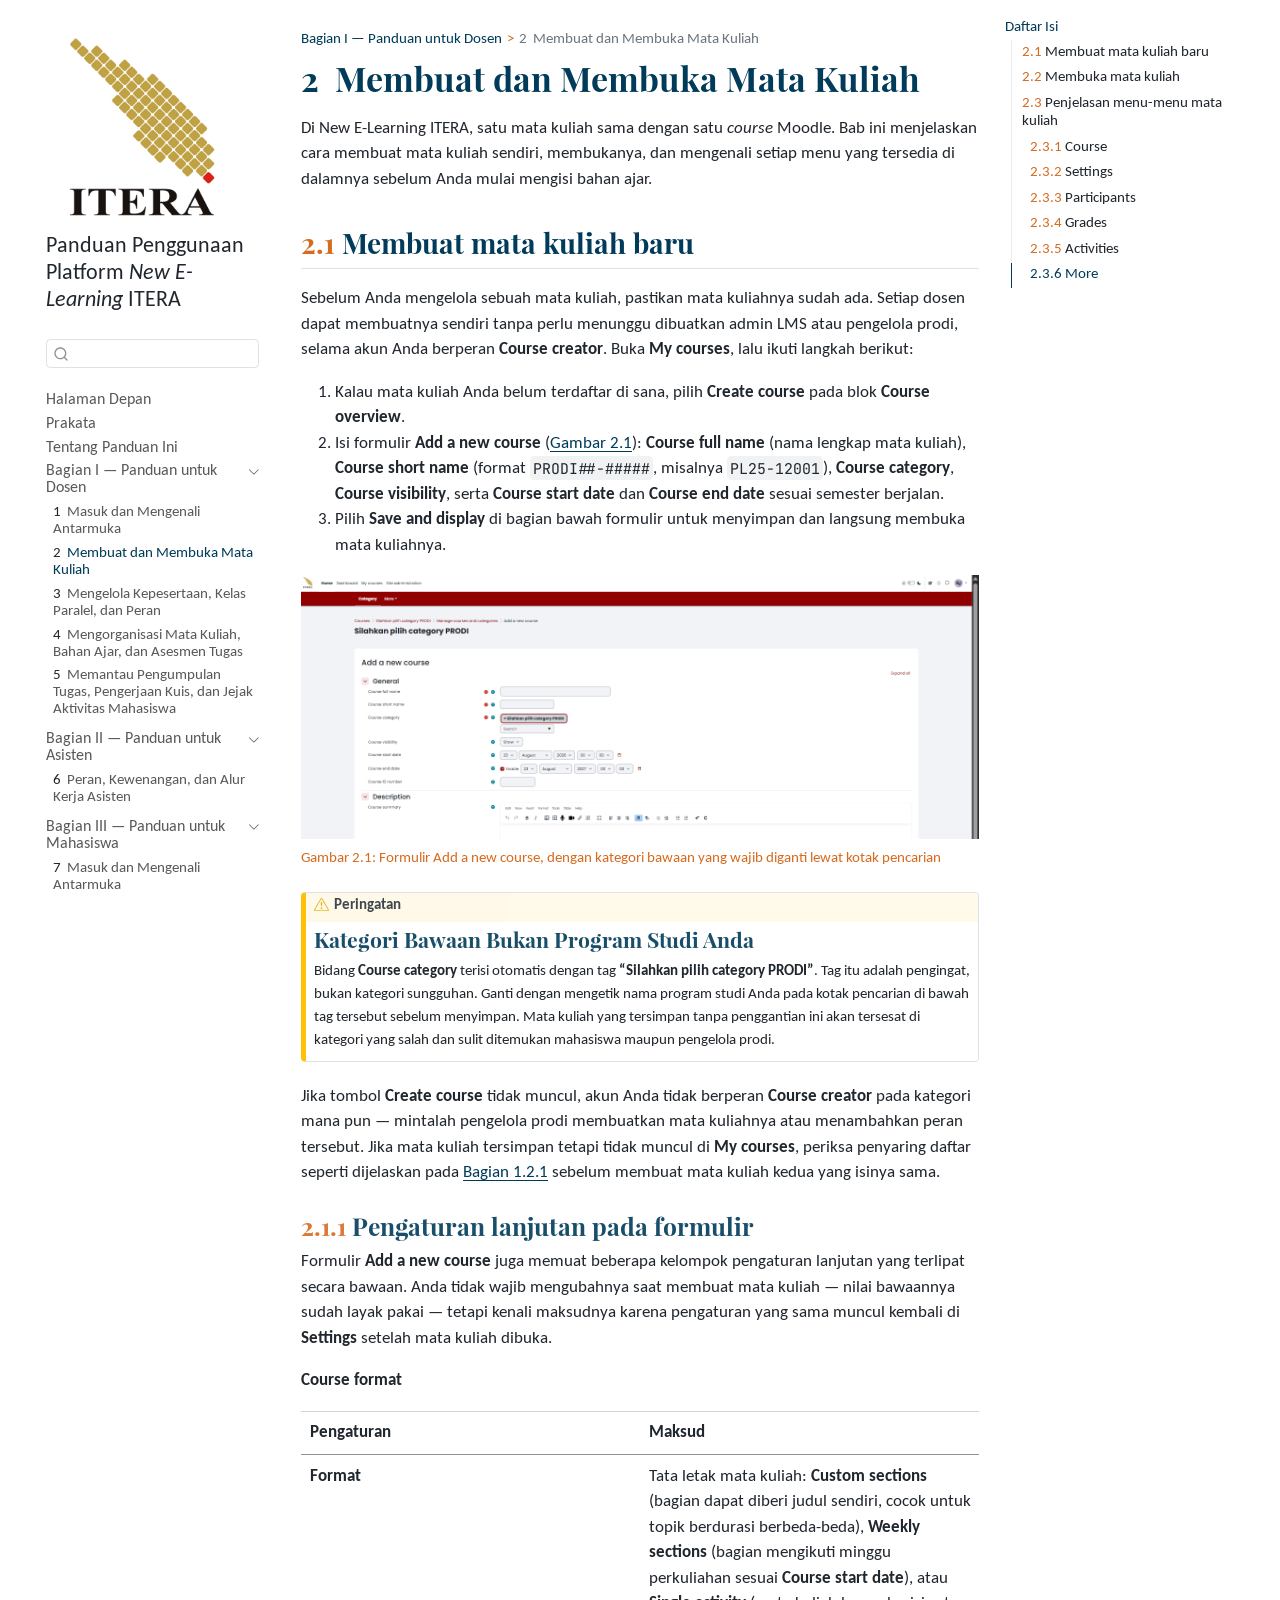
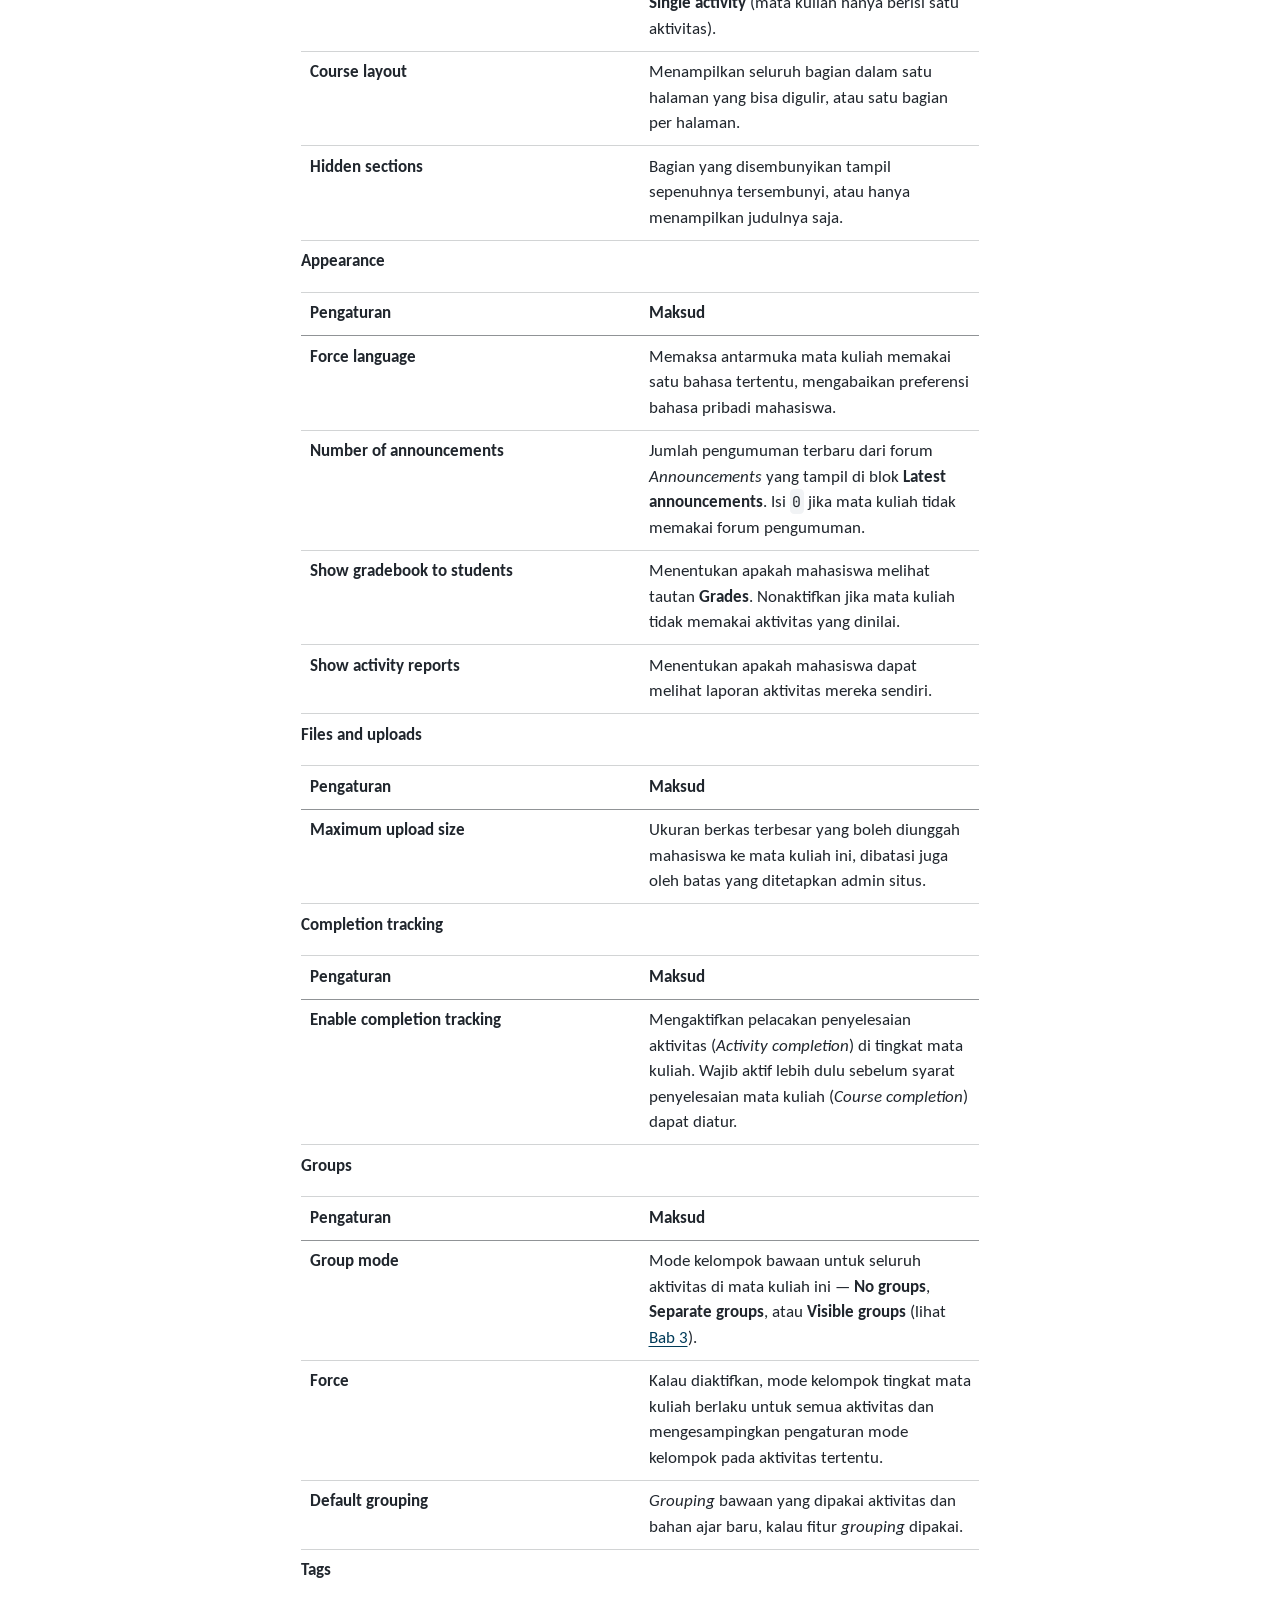
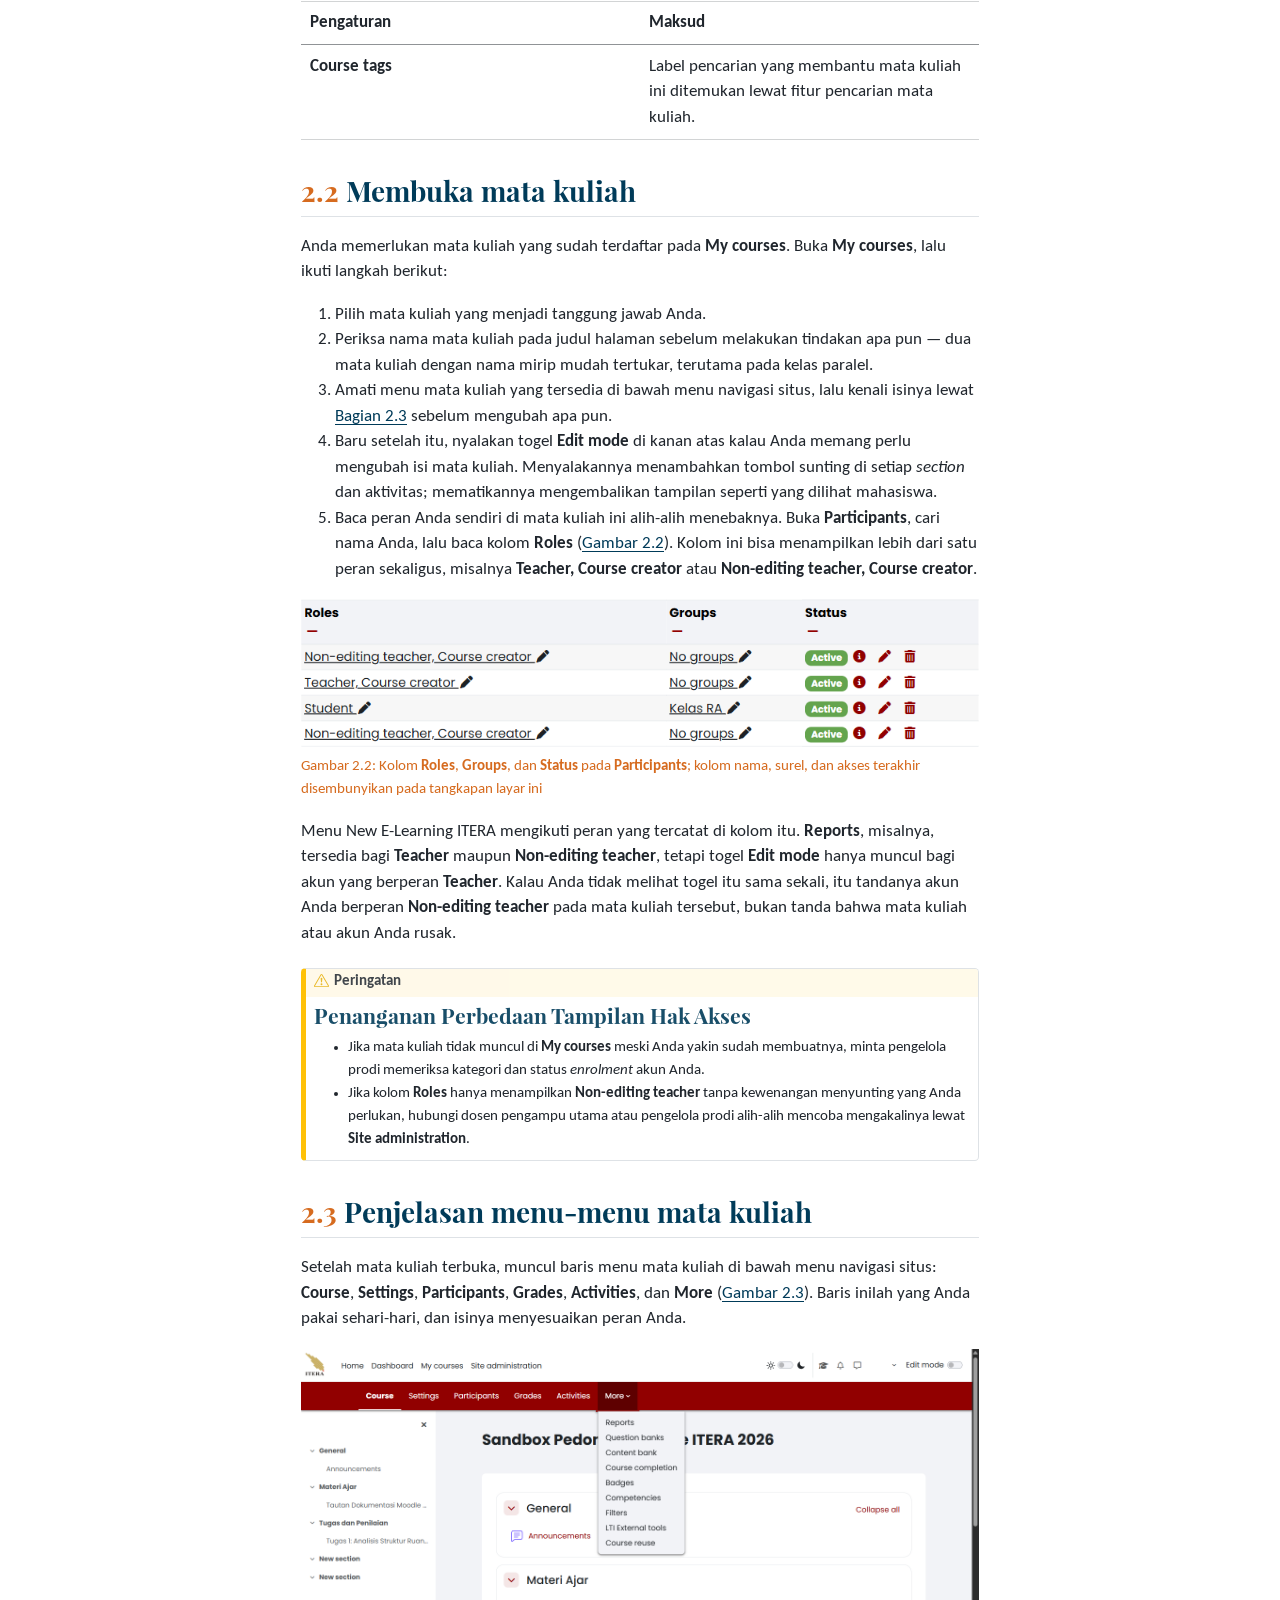
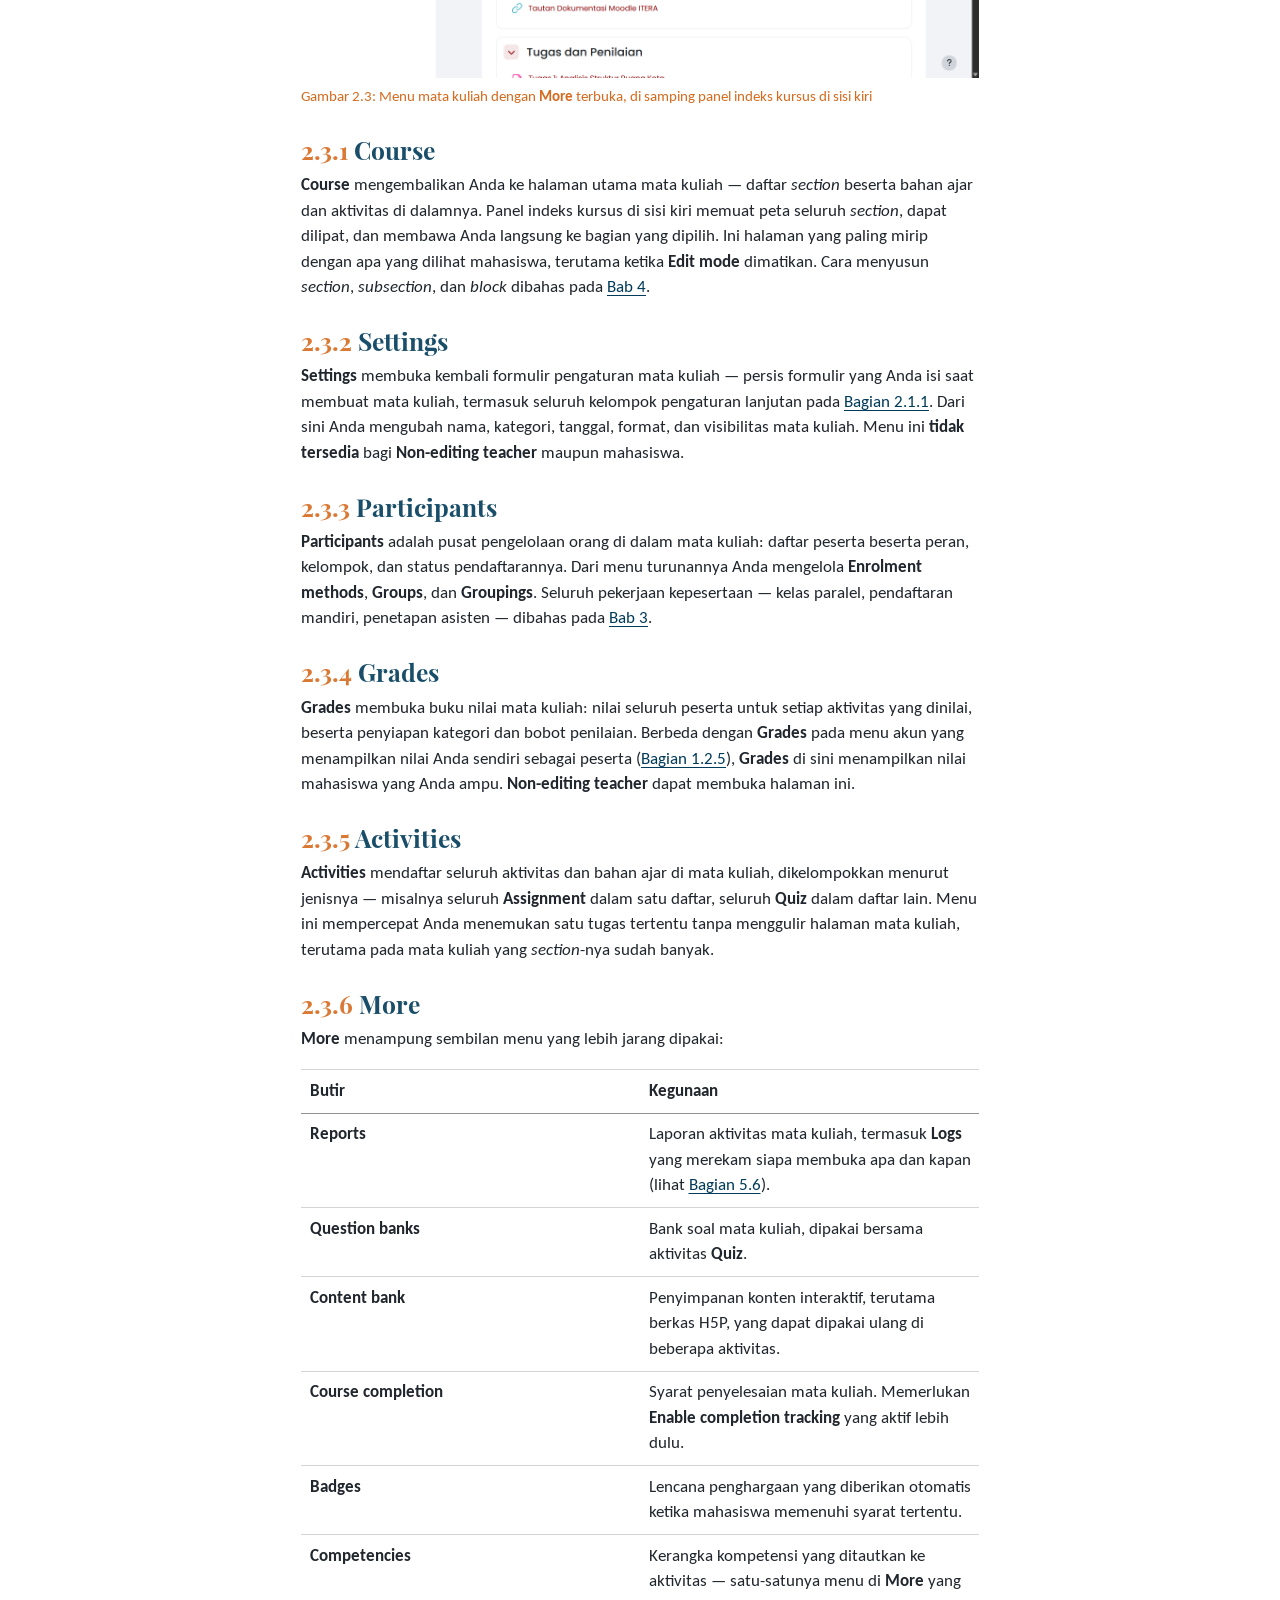
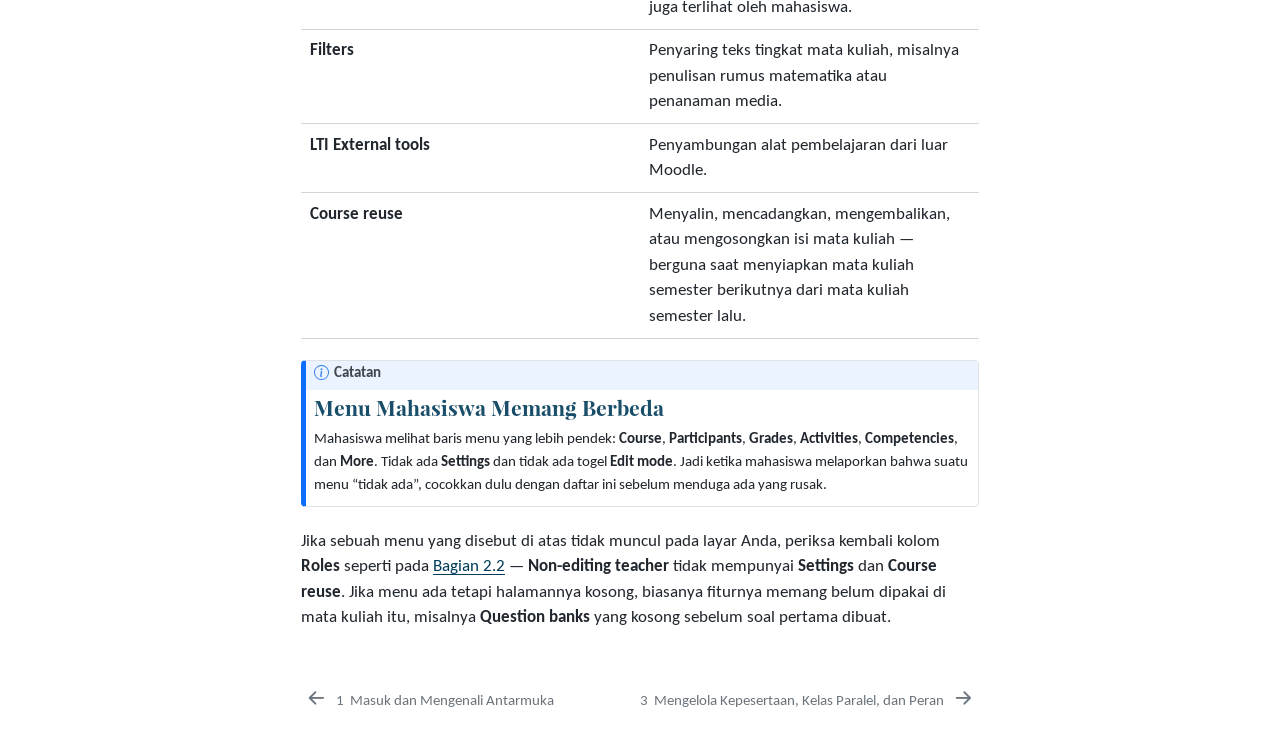
<file: docs/dosen/02-mata-kuliah.html>
<!DOCTYPE html>
<html xmlns="http://www.w3.org/1999/xhtml" lang="id" xml:lang="id"><head>

<meta charset="utf-8">
<meta name="generator" content="quarto-1.10.19">

<meta name="viewport" content="width=device-width, initial-scale=1.0, user-scalable=yes">


<title>2&nbsp; Membuat dan Membuka Mata Kuliah – Panduan Penggunaan Platform *New E-Learning* ITERA</title>
<style>
/* Default styles provided by pandoc.
** See https://pandoc.org/MANUAL.html#variables-for-html for config info.
*/
span.smallcaps{font-variant: small-caps;}
div.columns{display: flex; gap: 1.5em;}
div.column{flex: auto;}
@media screen {
div.columns{gap: min(4vw, 1.5em);}
div.column{overflow-x: auto;}
}
div.hanging-indent{margin-left: 1.5em; text-indent: -1.5em;}
ul.task-list{list-style: none;}
ul.task-list li input[type="checkbox"] {
  width: 0.8em;
  margin: 0 0.8em 0.2em -1em; /* quarto-specific, see https://github.com/quarto-dev/quarto-cli/issues/4556 */ 
  vertical-align: middle;
}
</style>


<script src="../site_libs/quarto-nav/quarto-nav.js"></script>
<script src="../site_libs/quarto-nav/headroom.min.js"></script>
<script src="../site_libs/clipboard/clipboard.min.js"></script>
<script src="../site_libs/quarto-search/autocomplete.umd.js"></script>
<script src="../site_libs/quarto-search/fuse.min.js"></script>
<script src="../site_libs/quarto-search/quarto-search.js"></script>
<meta name="quarto:offset" content="../">
<link href="../dosen/03-kepesertaan-kelas-dan-peran.html" rel="next">
<link href="../dosen/01-login-orientasi.html" rel="prev">
<script src="../site_libs/quarto-html/quarto.js" type="module"></script>
<script src="../site_libs/quarto-html/tabsets/tabsets.js" type="module"></script>
<script src="../site_libs/quarto-html/popper.min.js"></script>
<script src="../site_libs/quarto-html/tippy.umd.min.js"></script>
<script src="../site_libs/quarto-html/anchor.min.js"></script>
<link href="../site_libs/quarto-html/tippy.css" rel="stylesheet">
<link href="../site_libs/quarto-html/quarto-syntax-highlighting-ee0d825c001f130fb265e92dcb17fa1f.css" rel="stylesheet" class="quarto-color-scheme" id="quarto-text-highlighting-styles">
<link href="../site_libs/quarto-html/quarto-syntax-highlighting-dark-86a2d7ae3330a5c8f2af512998a51a4c.css" rel="stylesheet" class="quarto-color-scheme quarto-color-alternate" id="quarto-text-highlighting-styles">
<link href="../site_libs/quarto-html/quarto-syntax-highlighting-ee0d825c001f130fb265e92dcb17fa1f.css" rel="stylesheet" class="quarto-color-scheme-extra" id="quarto-text-highlighting-styles">
<script src="../site_libs/bootstrap/bootstrap.min.js"></script>
<link href="../site_libs/bootstrap/bootstrap-icons.css" rel="stylesheet">
<link href="../site_libs/bootstrap/bootstrap-3ed409b4e100c8c12b97e3dce972414c.min.css" rel="stylesheet" append-hash="true" class="quarto-color-scheme" id="quarto-bootstrap" data-mode="light">
<link href="../site_libs/bootstrap/bootstrap-dark-3ed409b4e100c8c12b97e3dce972414c.min.css" rel="stylesheet" append-hash="true" class="quarto-color-scheme quarto-color-alternate" id="quarto-bootstrap" data-mode="light">
<link href="../site_libs/bootstrap/bootstrap-3ed409b4e100c8c12b97e3dce972414c.min.css" rel="stylesheet" append-hash="true" class="quarto-color-scheme-extra" id="quarto-bootstrap" data-mode="light">
<script id="quarto-search-options" type="application/json">{
  "location": "sidebar",
  "copy-button": false,
  "collapse-after": 3,
  "panel-placement": "start",
  "type": "textbox",
  "limit": 50,
  "keyboard-shortcut": [
    "f",
    "/",
    "s"
  ],
  "show-item-context": false,
  "language": {
    "search-no-results-text": "Tidak ada hasil",
    "search-matching-documents-text": "dokumen cocok",
    "search-copy-link-title": "Salin tautan untuk mencari",
    "search-hide-matches-text": "Sembunyikan kecocokan lainnya",
    "search-more-match-text": "kecocokan lainnya di dokumen ini",
    "search-more-matches-text": "kecocokan lainnya di dokumen ini",
    "search-clear-button-title": "Hapus",
    "search-text-placeholder": "",
    "search-detached-cancel-button-title": "Batal",
    "search-submit-button-title": "Kirim",
    "search-label": "Mencari"
  }
}</script>


<link rel="stylesheet" href="../_shared/laman.css">
</head>

<body class="nav-sidebar floating quarto-light">

<div id="quarto-search-results"></div>
  <header id="quarto-header" class="headroom fixed-top">
  <nav class="quarto-secondary-nav">
    <div class="container-fluid d-flex">
      <button type="button" class="quarto-btn-toggle btn" data-bs-toggle="collapse" role="button" data-bs-target=".quarto-sidebar-collapse-item" aria-controls="quarto-sidebar" aria-expanded="false" aria-label="Alihkan bilah sisi" onclick="if (window.quartoToggleHeadroom) { window.quartoToggleHeadroom(); }">
        <i class="bi bi-layout-text-sidebar-reverse"></i>
      </button>
        <nav class="quarto-page-breadcrumbs" aria-label="breadcrumb"><ol class="breadcrumb"><li class="breadcrumb-item"><a href="../dosen/01-login-orientasi.html">Bagian I — Panduan untuk Dosen</a></li><li class="breadcrumb-item"><a href="../dosen/02-mata-kuliah.html"><span class="chapter-number">2</span>&nbsp; <span class="chapter-title">Membuat dan Membuka Mata Kuliah</span></a></li></ol></nav>
        <a class="flex-grow-1" role="navigation" data-bs-toggle="collapse" data-bs-target=".quarto-sidebar-collapse-item" aria-controls="quarto-sidebar" aria-expanded="false" aria-label="Alihkan bilah sisi" onclick="if (window.quartoToggleHeadroom) { window.quartoToggleHeadroom(); }">      
        </a>
      <button type="button" class="btn quarto-search-button" aria-label="Mencari" onclick="window.quartoOpenSearch();">
        <i class="bi bi-search"></i>
      </button>
    </div>
  </nav>
</header>
<!-- content -->
<div id="quarto-content" class="quarto-container page-columns page-rows-contents page-layout-article">
<!-- sidebar -->
  <nav id="quarto-sidebar" class="sidebar collapse collapse-horizontal quarto-sidebar-collapse-item sidebar-navigation floating overflow-auto">
    <div class="pt-lg-2 mt-2 text-left sidebar-header sidebar-header-stacked">
      <a href="../index.html" class="sidebar-logo-link">
      <img src="../assets/images/logo-itera.png" alt="" class="sidebar-logo light-content py-0 d-lg-inline d-none">
      <img src="../assets/images/logo-itera.png" alt="" class="sidebar-logo dark-content py-0 d-lg-inline d-none">
      </a>
    <div class="sidebar-title mb-0 py-0">
      <a href="../">Panduan Penggunaan Platform <em>New E-Learning</em> ITERA</a> 
    </div>
      </div>
        <div class="mt-2 flex-shrink-0 align-items-center">
        <div class="sidebar-search">
        <div id="quarto-search" class="" title="Mencari"></div>
        </div>
        </div>
    <div class="sidebar-menu-container"> 
    <ul class="list-unstyled mt-1">
        <li class="sidebar-item">
  <div class="sidebar-item-container"> 
  <a href="../index.html" class="sidebar-item-text sidebar-link">
 <span class="menu-text">Halaman Depan</span></a>
  </div>
</li>
        <li class="sidebar-item">
  <div class="sidebar-item-container"> 
  <a href="../prakata.html" class="sidebar-item-text sidebar-link">
 <span class="menu-text">Prakata</span></a>
  </div>
</li>
        <li class="sidebar-item">
  <div class="sidebar-item-container"> 
  <a href="../tentang-panduan.html" class="sidebar-item-text sidebar-link">
 <span class="menu-text">Tentang Panduan Ini</span></a>
  </div>
</li>
        <li class="sidebar-item sidebar-item-section">
      <div class="sidebar-item-container"> 
            <a class="sidebar-item-text sidebar-link text-start" data-bs-toggle="collapse" data-bs-target="#quarto-sidebar-section-1" role="navigation" aria-expanded="true">
 <span class="menu-text">Bagian I — Panduan untuk Dosen</span></a>
          <a class="sidebar-item-toggle text-start" data-bs-toggle="collapse" data-bs-target="#quarto-sidebar-section-1" role="navigation" aria-expanded="true" aria-label="Alihkan bagian">
            <i class="bi bi-chevron-right ms-2"></i>
          </a> 
      </div>
      <ul id="quarto-sidebar-section-1" class="collapse list-unstyled sidebar-section depth1 show">  
          <li class="sidebar-item">
  <div class="sidebar-item-container"> 
  <a href="../dosen/01-login-orientasi.html" class="sidebar-item-text sidebar-link">
 <span class="menu-text"><span class="chapter-number">1</span>&nbsp; <span class="chapter-title">Masuk dan Mengenali Antarmuka</span></span></a>
  </div>
</li>
          <li class="sidebar-item">
  <div class="sidebar-item-container"> 
  <a href="../dosen/02-mata-kuliah.html" class="sidebar-item-text sidebar-link active">
 <span class="menu-text"><span class="chapter-number">2</span>&nbsp; <span class="chapter-title">Membuat dan Membuka Mata Kuliah</span></span></a>
  </div>
</li>
          <li class="sidebar-item">
  <div class="sidebar-item-container"> 
  <a href="../dosen/03-kepesertaan-kelas-dan-peran.html" class="sidebar-item-text sidebar-link">
 <span class="menu-text"><span class="chapter-number">3</span>&nbsp; <span class="chapter-title">Mengelola Kepesertaan, Kelas Paralel, dan Peran</span></span></a>
  </div>
</li>
          <li class="sidebar-item">
  <div class="sidebar-item-container"> 
  <a href="../dosen/04-organisasi-materi-dan-asesmen.html" class="sidebar-item-text sidebar-link">
 <span class="menu-text"><span class="chapter-number">4</span>&nbsp; <span class="chapter-title">Mengorganisasi Mata Kuliah, Bahan Ajar, dan Asesmen Tugas</span></span></a>
  </div>
</li>
          <li class="sidebar-item">
  <div class="sidebar-item-container"> 
  <a href="../dosen/05-pemantauan-dan-laporan.html" class="sidebar-item-text sidebar-link">
 <span class="menu-text"><span class="chapter-number">5</span>&nbsp; <span class="chapter-title">Memantau Pengumpulan Tugas, Pengerjaan Kuis, dan Jejak Aktivitas Mahasiswa</span></span></a>
  </div>
</li>
      </ul>
  </li>
        <li class="sidebar-item sidebar-item-section">
      <div class="sidebar-item-container"> 
            <a class="sidebar-item-text sidebar-link text-start" data-bs-toggle="collapse" data-bs-target="#quarto-sidebar-section-2" role="navigation" aria-expanded="true">
 <span class="menu-text">Bagian II — Panduan untuk Asisten</span></a>
          <a class="sidebar-item-toggle text-start" data-bs-toggle="collapse" data-bs-target="#quarto-sidebar-section-2" role="navigation" aria-expanded="true" aria-label="Alihkan bagian">
            <i class="bi bi-chevron-right ms-2"></i>
          </a> 
      </div>
      <ul id="quarto-sidebar-section-2" class="collapse list-unstyled sidebar-section depth1 show">  
          <li class="sidebar-item">
  <div class="sidebar-item-container"> 
  <a href="../asisten/01-kewenangan-dan-alur-kerja.html" class="sidebar-item-text sidebar-link">
 <span class="menu-text"><span class="chapter-number">6</span>&nbsp; <span class="chapter-title">Peran, Kewenangan, dan Alur Kerja Asisten</span></span></a>
  </div>
</li>
      </ul>
  </li>
        <li class="sidebar-item sidebar-item-section">
      <div class="sidebar-item-container"> 
            <a class="sidebar-item-text sidebar-link text-start" data-bs-toggle="collapse" data-bs-target="#quarto-sidebar-section-3" role="navigation" aria-expanded="true">
 <span class="menu-text">Bagian III — Panduan untuk Mahasiswa</span></a>
          <a class="sidebar-item-toggle text-start" data-bs-toggle="collapse" data-bs-target="#quarto-sidebar-section-3" role="navigation" aria-expanded="true" aria-label="Alihkan bagian">
            <i class="bi bi-chevron-right ms-2"></i>
          </a> 
      </div>
      <ul id="quarto-sidebar-section-3" class="collapse list-unstyled sidebar-section depth1 show">  
          <li class="sidebar-item">
  <div class="sidebar-item-container"> 
  <a href="../mahasiswa/login-dan-orientasi.html" class="sidebar-item-text sidebar-link">
 <span class="menu-text"><span class="chapter-number">7</span>&nbsp; <span class="chapter-title">Masuk dan Mengenali Antarmuka</span></span></a>
  </div>
</li>
          <li class="sidebar-item">
  <div class="sidebar-item-container"> 
  <a href="../mahasiswa/bergabung-dan-kelompok.html" class="sidebar-item-text sidebar-link">
 <span class="menu-text"><span class="chapter-number">8</span>&nbsp; <span class="chapter-title">Bergabung ke Mata Kuliah dan Kelompok</span></span></a>
  </div>
</li>
          <li class="sidebar-item">
  <div class="sidebar-item-container"> 
  <a href="../mahasiswa/materi-dan-aktivitas.html" class="sidebar-item-text sidebar-link">
 <span class="menu-text"><span class="chapter-number">9</span>&nbsp; <span class="chapter-title">Mengenal Bahan Ajar dan Menyiapkan Tugas</span></span></a>
  </div>
</li>
          <li class="sidebar-item">
  <div class="sidebar-item-container"> 
  <a href="../mahasiswa/pengumpulan-tugas.html" class="sidebar-item-text sidebar-link">
 <span class="menu-text"><span class="chapter-number">10</span>&nbsp; <span class="chapter-title">Mengumpulkan Tugas dan Mengerjakan Kuis</span></span></a>
  </div>
</li>
      </ul>
  </li>
    </ul>
    </div>
</nav>
<div id="quarto-sidebar-glass" class="quarto-sidebar-collapse-item" data-bs-toggle="collapse" data-bs-target=".quarto-sidebar-collapse-item"></div>
<!-- margin-sidebar -->
    <div id="quarto-margin-sidebar" class="sidebar margin-sidebar">
        <nav id="TOC" role="doc-toc" class="toc-active">
    <h2 id="toc-title">Daftar Isi</h2>
   
  <ul>
  <li><a href="#sec-dosen-buat-mata-kuliah" id="toc-sec-dosen-buat-mata-kuliah" class="nav-link active" data-scroll-target="#sec-dosen-buat-mata-kuliah"><span class="header-section-number">2.1</span> Membuat mata kuliah baru</a>
  <ul class="collapse">
  <li><a href="#sec-dosen-pengaturan-lanjutan" id="toc-sec-dosen-pengaturan-lanjutan" class="nav-link" data-scroll-target="#sec-dosen-pengaturan-lanjutan"><span class="header-section-number">2.1.1</span> Pengaturan lanjutan pada formulir</a></li>
  </ul></li>
  <li><a href="#sec-dosen-buka-mata-kuliah" id="toc-sec-dosen-buka-mata-kuliah" class="nav-link" data-scroll-target="#sec-dosen-buka-mata-kuliah"><span class="header-section-number">2.2</span> Membuka mata kuliah</a></li>
  <li><a href="#sec-dosen-menu-mata-kuliah" id="toc-sec-dosen-menu-mata-kuliah" class="nav-link" data-scroll-target="#sec-dosen-menu-mata-kuliah"><span class="header-section-number">2.3</span> Penjelasan menu-menu mata kuliah</a>
  <ul class="collapse">
  <li><a href="#sec-dosen-menu-course" id="toc-sec-dosen-menu-course" class="nav-link" data-scroll-target="#sec-dosen-menu-course"><span class="header-section-number">2.3.1</span> Course</a></li>
  <li><a href="#sec-dosen-menu-settings" id="toc-sec-dosen-menu-settings" class="nav-link" data-scroll-target="#sec-dosen-menu-settings"><span class="header-section-number">2.3.2</span> Settings</a></li>
  <li><a href="#sec-dosen-menu-participants" id="toc-sec-dosen-menu-participants" class="nav-link" data-scroll-target="#sec-dosen-menu-participants"><span class="header-section-number">2.3.3</span> Participants</a></li>
  <li><a href="#sec-dosen-menu-grades" id="toc-sec-dosen-menu-grades" class="nav-link" data-scroll-target="#sec-dosen-menu-grades"><span class="header-section-number">2.3.4</span> Grades</a></li>
  <li><a href="#sec-dosen-menu-activities" id="toc-sec-dosen-menu-activities" class="nav-link" data-scroll-target="#sec-dosen-menu-activities"><span class="header-section-number">2.3.5</span> Activities</a></li>
  <li><a href="#sec-dosen-menu-more" id="toc-sec-dosen-menu-more" class="nav-link" data-scroll-target="#sec-dosen-menu-more"><span class="header-section-number">2.3.6</span> More</a></li>
  </ul></li>
  </ul>
</nav>
    </div>
<!-- main -->
<main class="content" id="quarto-document-content">

<header id="title-block-header" class="quarto-title-block default"><nav class="quarto-page-breadcrumbs quarto-title-breadcrumbs d-none d-lg-block" aria-label="breadcrumb"><ol class="breadcrumb"><li class="breadcrumb-item"><a href="../dosen/01-login-orientasi.html">Bagian I — Panduan untuk Dosen</a></li><li class="breadcrumb-item"><a href="../dosen/02-mata-kuliah.html"><span class="chapter-number">2</span>&nbsp; <span class="chapter-title">Membuat dan Membuka Mata Kuliah</span></a></li></ol></nav>
<div class="quarto-title">
<h1 class="title"><span id="sec-dosen-mata-kuliah" class="quarto-section-identifier"><span class="chapter-number">2</span>&nbsp; <span class="chapter-title">Membuat dan Membuka Mata Kuliah</span></span></h1>
</div>



<div class="quarto-title-meta">

    
  
    
  </div>
  


</header>


<p>Di New E-Learning ITERA, satu mata kuliah sama dengan satu <em>course</em> Moodle. Bab ini menjelaskan cara membuat mata kuliah sendiri, membukanya, dan mengenali setiap menu yang tersedia di dalamnya sebelum Anda mulai mengisi bahan ajar.</p>
<section id="sec-dosen-buat-mata-kuliah" class="level2" data-number="2.1">
<h2 data-number="2.1" class="anchored" data-anchor-id="sec-dosen-buat-mata-kuliah"><span class="header-section-number">2.1</span> Membuat mata kuliah baru</h2>
<!-- Sumber internal: Guide/KULIAH2.md; pengamatan sesi dosen — tombol Create course pada blok Course overview, formulir Add a new course, dan tag kategori bawaan "Silahkan pilih category PRODI". -->
<p>Sebelum Anda mengelola sebuah mata kuliah, pastikan mata kuliahnya sudah ada. Setiap dosen dapat membuatnya sendiri tanpa perlu menunggu dibuatkan admin LMS atau pengelola prodi, selama akun Anda berperan <strong>Course creator</strong>. Buka <strong>My courses</strong>, lalu ikuti langkah berikut:</p>
<ol type="1">
<li>Kalau mata kuliah Anda belum terdaftar di sana, pilih <strong>Create course</strong> pada blok <strong>Course overview</strong>.</li>
<li>Isi formulir <strong>Add a new course</strong> (<a href="#fig-dosen-orientasi-buatkursus" class="quarto-xref">Gambar&nbsp;<span>2.1</span></a>): <strong>Course full name</strong> (nama lengkap mata kuliah), <strong>Course short name</strong> (format <code>PRODI##-#####</code>, misalnya <code>PL25-12001</code>), <strong>Course category</strong>, <strong>Course visibility</strong>, serta <strong>Course start date</strong> dan <strong>Course end date</strong> sesuai semester berjalan.</li>
<li>Pilih <strong>Save and display</strong> di bagian bawah formulir untuk menyimpan dan langsung membuka mata kuliahnya.</li>
</ol>
<div id="fig-dosen-orientasi-buatkursus" class="quarto-float quarto-figure quarto-figure-center anchored" data-fig-pos="H">
<figure class="quarto-float quarto-float-fig figure">
<div aria-describedby="fig-dosen-orientasi-buatkursus-caption-0ceaefa1-69ba-4598-a22c-09a6ac19f8ca">
<img src="assets/images/orientasi/02-tambah-kursus-baru.png" class="img-fluid figure-img" style="width:100.0%" data-fig-pos="H">
</div>
<figcaption class="quarto-float-caption-bottom quarto-float-caption quarto-float-fig" id="fig-dosen-orientasi-buatkursus-caption-0ceaefa1-69ba-4598-a22c-09a6ac19f8ca">
Gambar&nbsp;2.1: Formulir Add a new course, dengan kategori bawaan yang wajib diganti lewat kotak pencarian
</figcaption>
</figure>
</div>
<div class="callout callout-style-default callout-warning callout-titled" title="Peringatan">
<div class="callout-header d-flex align-content-center">
<div class="callout-icon-container">
<i class="callout-icon"></i>
</div>
<div class="callout-title-container flex-fill">
<span class="screen-reader-only">Peringatan</span>Peringatan
</div>
</div>
<section id="kategori-bawaan-bukan-program-studi-anda" class="level4 unnumbered unlisted callout-body-container callout-body">
<h4 class="unnumbered unlisted anchored" data-anchor-id="kategori-bawaan-bukan-program-studi-anda">Kategori Bawaan Bukan Program Studi Anda</h4>
<p>Bidang <strong>Course category</strong> terisi otomatis dengan tag <strong>“Silahkan pilih category PRODI”</strong>. Tag itu adalah pengingat, bukan kategori sungguhan. Ganti dengan mengetik nama program studi Anda pada kotak pencarian di bawah tag tersebut sebelum menyimpan. Mata kuliah yang tersimpan tanpa penggantian ini akan tersesat di kategori yang salah dan sulit ditemukan mahasiswa maupun pengelola prodi.</p>
</section>
</div>
<p>Jika tombol <strong>Create course</strong> tidak muncul, akun Anda tidak berperan <strong>Course creator</strong> pada kategori mana pun — mintalah pengelola prodi membuatkan mata kuliahnya atau menambahkan peran tersebut. Jika mata kuliah tersimpan tetapi tidak muncul di <strong>My courses</strong>, periksa penyaring daftar seperti dijelaskan pada <a href="01-login-orientasi.html#sec-dosen-laman-mycourses" class="quarto-xref"><span>Bagian 1.2.1</span></a> sebelum membuat mata kuliah kedua yang isinya sama.</p>
<section id="sec-dosen-pengaturan-lanjutan" class="level3" data-number="2.1.1">
<h3 data-number="2.1.1" class="anchored" data-anchor-id="sec-dosen-pengaturan-lanjutan"><span class="header-section-number">2.1.1</span> Pengaturan lanjutan pada formulir</h3>
<p>Formulir <strong>Add a new course</strong> juga memuat beberapa kelompok pengaturan lanjutan yang terlipat secara bawaan. Anda tidak wajib mengubahnya saat membuat mata kuliah — nilai bawaannya sudah layak pakai — tetapi kenali maksudnya karena pengaturan yang sama muncul kembali di <strong>Settings</strong> setelah mata kuliah dibuka.</p>
<p><strong>Course format</strong></p>
<table class="caption-top table">
<colgroup>
<col style="width: 50%">
<col style="width: 50%">
</colgroup>
<thead>
<tr class="header">
<th>Pengaturan</th>
<th>Maksud</th>
</tr>
</thead>
<tbody>
<tr class="odd">
<td><strong>Format</strong></td>
<td>Tata letak mata kuliah: <strong>Custom sections</strong> (bagian dapat diberi judul sendiri, cocok untuk topik berdurasi berbeda-beda), <strong>Weekly sections</strong> (bagian mengikuti minggu perkuliahan sesuai <strong>Course start date</strong>), atau <strong>Single activity</strong> (mata kuliah hanya berisi satu aktivitas).</td>
</tr>
<tr class="even">
<td><strong>Course layout</strong></td>
<td>Menampilkan seluruh bagian dalam satu halaman yang bisa digulir, atau satu bagian per halaman.</td>
</tr>
<tr class="odd">
<td><strong>Hidden sections</strong></td>
<td>Bagian yang disembunyikan tampil sepenuhnya tersembunyi, atau hanya menampilkan judulnya saja.</td>
</tr>
</tbody>
</table>
<p><strong>Appearance</strong></p>
<table class="caption-top table">
<colgroup>
<col style="width: 50%">
<col style="width: 50%">
</colgroup>
<thead>
<tr class="header">
<th>Pengaturan</th>
<th>Maksud</th>
</tr>
</thead>
<tbody>
<tr class="odd">
<td><strong>Force language</strong></td>
<td>Memaksa antarmuka mata kuliah memakai satu bahasa tertentu, mengabaikan preferensi bahasa pribadi mahasiswa.</td>
</tr>
<tr class="even">
<td><strong>Number of announcements</strong></td>
<td>Jumlah pengumuman terbaru dari forum <em>Announcements</em> yang tampil di blok <strong>Latest announcements</strong>. Isi <code>0</code> jika mata kuliah tidak memakai forum pengumuman.</td>
</tr>
<tr class="odd">
<td><strong>Show gradebook to students</strong></td>
<td>Menentukan apakah mahasiswa melihat tautan <strong>Grades</strong>. Nonaktifkan jika mata kuliah tidak memakai aktivitas yang dinilai.</td>
</tr>
<tr class="even">
<td><strong>Show activity reports</strong></td>
<td>Menentukan apakah mahasiswa dapat melihat laporan aktivitas mereka sendiri.</td>
</tr>
</tbody>
</table>
<p><strong>Files and uploads</strong></p>
<table class="caption-top table">
<colgroup>
<col style="width: 50%">
<col style="width: 50%">
</colgroup>
<thead>
<tr class="header">
<th>Pengaturan</th>
<th>Maksud</th>
</tr>
</thead>
<tbody>
<tr class="odd">
<td><strong>Maximum upload size</strong></td>
<td>Ukuran berkas terbesar yang boleh diunggah mahasiswa ke mata kuliah ini, dibatasi juga oleh batas yang ditetapkan admin situs.</td>
</tr>
</tbody>
</table>
<p><strong>Completion tracking</strong></p>
<table class="caption-top table">
<colgroup>
<col style="width: 50%">
<col style="width: 50%">
</colgroup>
<thead>
<tr class="header">
<th>Pengaturan</th>
<th>Maksud</th>
</tr>
</thead>
<tbody>
<tr class="odd">
<td><strong>Enable completion tracking</strong></td>
<td>Mengaktifkan pelacakan penyelesaian aktivitas (<em>Activity completion</em>) di tingkat mata kuliah. Wajib aktif lebih dulu sebelum syarat penyelesaian mata kuliah (<em>Course completion</em>) dapat diatur.</td>
</tr>
</tbody>
</table>
<p><strong>Groups</strong></p>
<table class="caption-top table">
<colgroup>
<col style="width: 50%">
<col style="width: 50%">
</colgroup>
<thead>
<tr class="header">
<th>Pengaturan</th>
<th>Maksud</th>
</tr>
</thead>
<tbody>
<tr class="odd">
<td><strong>Group mode</strong></td>
<td>Mode kelompok bawaan untuk seluruh aktivitas di mata kuliah ini — <strong>No groups</strong>, <strong>Separate groups</strong>, atau <strong>Visible groups</strong> (lihat <a href="03-kepesertaan-kelas-dan-peran.html" class="quarto-xref"><span>Bab 3</span></a>).</td>
</tr>
<tr class="even">
<td><strong>Force</strong></td>
<td>Kalau diaktifkan, mode kelompok tingkat mata kuliah berlaku untuk semua aktivitas dan mengesampingkan pengaturan mode kelompok pada aktivitas tertentu.</td>
</tr>
<tr class="odd">
<td><strong>Default grouping</strong></td>
<td><em>Grouping</em> bawaan yang dipakai aktivitas dan bahan ajar baru, kalau fitur <em>grouping</em> dipakai.</td>
</tr>
</tbody>
</table>
<p><strong>Tags</strong></p>
<table class="caption-top table">
<colgroup>
<col style="width: 50%">
<col style="width: 50%">
</colgroup>
<thead>
<tr class="header">
<th>Pengaturan</th>
<th>Maksud</th>
</tr>
</thead>
<tbody>
<tr class="odd">
<td><strong>Course tags</strong></td>
<td>Label pencarian yang membantu mata kuliah ini ditemukan lewat fitur pencarian mata kuliah.</td>
</tr>
</tbody>
</table>
</section>
</section>
<section id="sec-dosen-buka-mata-kuliah" class="level2" data-number="2.2">
<h2 data-number="2.2" class="anchored" data-anchor-id="sec-dosen-buka-mata-kuliah"><span class="header-section-number">2.2</span> Membuka mata kuliah</h2>
<!-- Sumber internal: pengamatan sesi dosen — kolom Roles pada Participants menampilkan peran majemuk; togel Edit mode hanya muncul bagi akun berperan Teacher. -->
<p>Anda memerlukan mata kuliah yang sudah terdaftar pada <strong>My courses</strong>. Buka <strong>My courses</strong>, lalu ikuti langkah berikut:</p>
<ol type="1">
<li>Pilih mata kuliah yang menjadi tanggung jawab Anda.</li>
<li>Periksa nama mata kuliah pada judul halaman sebelum melakukan tindakan apa pun — dua mata kuliah dengan nama mirip mudah tertukar, terutama pada kelas paralel.</li>
<li>Amati menu mata kuliah yang tersedia di bawah menu navigasi situs, lalu kenali isinya lewat <a href="#sec-dosen-menu-mata-kuliah" class="quarto-xref"><span>Bagian 2.3</span></a> sebelum mengubah apa pun.</li>
<li>Baru setelah itu, nyalakan togel <strong>Edit mode</strong> di kanan atas kalau Anda memang perlu mengubah isi mata kuliah. Menyalakannya menambahkan tombol sunting di setiap <em>section</em> dan aktivitas; mematikannya mengembalikan tampilan seperti yang dilihat mahasiswa.</li>
<li>Baca peran Anda sendiri di mata kuliah ini alih-alih menebaknya. Buka <strong>Participants</strong>, cari nama Anda, lalu baca kolom <strong>Roles</strong> (<a href="#fig-dosen-orientasi-peran" class="quarto-xref">Gambar&nbsp;<span>2.2</span></a>). Kolom ini bisa menampilkan lebih dari satu peran sekaligus, misalnya <strong>Teacher, Course creator</strong> atau <strong>Non-editing teacher, Course creator</strong>.</li>
</ol>
<div id="fig-dosen-orientasi-peran" class="quarto-float quarto-figure quarto-figure-center anchored" data-fig-pos="H">
<figure class="quarto-float quarto-float-fig figure">
<div aria-describedby="fig-dosen-orientasi-peran-caption-0ceaefa1-69ba-4598-a22c-09a6ac19f8ca">
<img src="assets/images/orientasi/04-peran-di-participants.png" class="img-fluid figure-img" style="width:100.0%" data-fig-pos="H">
</div>
<figcaption class="quarto-float-caption-bottom quarto-float-caption quarto-float-fig" id="fig-dosen-orientasi-peran-caption-0ceaefa1-69ba-4598-a22c-09a6ac19f8ca">
Gambar&nbsp;2.2: Kolom <strong>Roles</strong>, <strong>Groups</strong>, dan <strong>Status</strong> pada <strong>Participants</strong>; kolom nama, surel, dan akses terakhir disembunyikan pada tangkapan layar ini
</figcaption>
</figure>
</div>
<p>Menu New E-Learning ITERA mengikuti peran yang tercatat di kolom itu. <strong>Reports</strong>, misalnya, tersedia bagi <strong>Teacher</strong> maupun <strong>Non-editing teacher</strong>, tetapi togel <strong>Edit mode</strong> hanya muncul bagi akun yang berperan <strong>Teacher</strong>. Kalau Anda tidak melihat togel itu sama sekali, itu tandanya akun Anda berperan <strong>Non-editing teacher</strong> pada mata kuliah tersebut, bukan tanda bahwa mata kuliah atau akun Anda rusak.</p>
<div class="callout callout-style-default callout-warning callout-titled" title="Peringatan">
<div class="callout-header d-flex align-content-center">
<div class="callout-icon-container">
<i class="callout-icon"></i>
</div>
<div class="callout-title-container flex-fill">
<span class="screen-reader-only">Peringatan</span>Peringatan
</div>
</div>
<section id="penanganan-perbedaan-tampilan-hak-akses" class="level4 unnumbered unlisted callout-body-container callout-body">
<h4 class="unnumbered unlisted anchored" data-anchor-id="penanganan-perbedaan-tampilan-hak-akses">Penanganan Perbedaan Tampilan Hak Akses</h4>
<ul>
<li>Jika mata kuliah tidak muncul di <strong>My courses</strong> meski Anda yakin sudah membuatnya, minta pengelola prodi memeriksa kategori dan status <em>enrolment</em> akun Anda.</li>
<li>Jika kolom <strong>Roles</strong> hanya menampilkan <strong>Non-editing teacher</strong> tanpa kewenangan menyunting yang Anda perlukan, hubungi dosen pengampu utama atau pengelola prodi alih-alih mencoba mengakalinya lewat <strong>Site administration</strong>.</li>
</ul>
</section>
</div>
</section>
<section id="sec-dosen-menu-mata-kuliah" class="level2" data-number="2.3">
<h2 data-number="2.3" class="anchored" data-anchor-id="sec-dosen-menu-mata-kuliah"><span class="header-section-number">2.3</span> Penjelasan menu-menu mata kuliah</h2>
<!-- Sumber internal: pengamatan sesi dosen pada course 917 — menubar Course/Settings/Participants/Grades/Activities/More dan sembilan butir di dalam More; pembandingan dengan menubar peran Student. -->
<p>Setelah mata kuliah terbuka, muncul baris menu mata kuliah di bawah menu navigasi situs: <strong>Course</strong>, <strong>Settings</strong>, <strong>Participants</strong>, <strong>Grades</strong>, <strong>Activities</strong>, dan <strong>More</strong> (<a href="#fig-dosen-menu-more-01" class="quarto-xref">Gambar&nbsp;<span>2.3</span></a>). Baris inilah yang Anda pakai sehari-hari, dan isinya menyesuaikan peran Anda.</p>
<div id="fig-dosen-menu-more-01" class="quarto-float quarto-figure quarto-figure-center anchored" data-fig-pos="H">
<figure class="quarto-float quarto-float-fig figure">
<div aria-describedby="fig-dosen-menu-more-01-caption-0ceaefa1-69ba-4598-a22c-09a6ac19f8ca">
<img src="assets/images/mata-kuliah/01-menu-more.png" class="img-fluid figure-img" style="width:100.0%" data-fig-pos="H">
</div>
<figcaption class="quarto-float-caption-bottom quarto-float-caption quarto-float-fig" id="fig-dosen-menu-more-01-caption-0ceaefa1-69ba-4598-a22c-09a6ac19f8ca">
Gambar&nbsp;2.3: Menu mata kuliah dengan <strong>More</strong> terbuka, di samping panel indeks kursus di sisi kiri
</figcaption>
</figure>
</div>
<section id="sec-dosen-menu-course" class="level3" data-number="2.3.1">
<h3 data-number="2.3.1" class="anchored" data-anchor-id="sec-dosen-menu-course"><span class="header-section-number">2.3.1</span> Course</h3>
<p><strong>Course</strong> mengembalikan Anda ke halaman utama mata kuliah — daftar <em>section</em> beserta bahan ajar dan aktivitas di dalamnya. Panel indeks kursus di sisi kiri memuat peta seluruh <em>section</em>, dapat dilipat, dan membawa Anda langsung ke bagian yang dipilih. Ini halaman yang paling mirip dengan apa yang dilihat mahasiswa, terutama ketika <strong>Edit mode</strong> dimatikan. Cara menyusun <em>section</em>, <em>subsection</em>, dan <em>block</em> dibahas pada <a href="04-organisasi-materi-dan-asesmen.html" class="quarto-xref"><span>Bab 4</span></a>.</p>
</section>
<section id="sec-dosen-menu-settings" class="level3" data-number="2.3.2">
<h3 data-number="2.3.2" class="anchored" data-anchor-id="sec-dosen-menu-settings"><span class="header-section-number">2.3.2</span> Settings</h3>
<p><strong>Settings</strong> membuka kembali formulir pengaturan mata kuliah — persis formulir yang Anda isi saat membuat mata kuliah, termasuk seluruh kelompok pengaturan lanjutan pada <a href="#sec-dosen-pengaturan-lanjutan" class="quarto-xref"><span>Bagian 2.1.1</span></a>. Dari sini Anda mengubah nama, kategori, tanggal, format, dan visibilitas mata kuliah. Menu ini <strong>tidak tersedia</strong> bagi <strong>Non-editing teacher</strong> maupun mahasiswa.</p>
</section>
<section id="sec-dosen-menu-participants" class="level3" data-number="2.3.3">
<h3 data-number="2.3.3" class="anchored" data-anchor-id="sec-dosen-menu-participants"><span class="header-section-number">2.3.3</span> Participants</h3>
<p><strong>Participants</strong> adalah pusat pengelolaan orang di dalam mata kuliah: daftar peserta beserta peran, kelompok, dan status pendaftarannya. Dari menu turunannya Anda mengelola <strong>Enrolment methods</strong>, <strong>Groups</strong>, dan <strong>Groupings</strong>. Seluruh pekerjaan kepesertaan — kelas paralel, pendaftaran mandiri, penetapan asisten — dibahas pada <a href="03-kepesertaan-kelas-dan-peran.html" class="quarto-xref"><span>Bab 3</span></a>.</p>
</section>
<section id="sec-dosen-menu-grades" class="level3" data-number="2.3.4">
<h3 data-number="2.3.4" class="anchored" data-anchor-id="sec-dosen-menu-grades"><span class="header-section-number">2.3.4</span> Grades</h3>
<p><strong>Grades</strong> membuka buku nilai mata kuliah: nilai seluruh peserta untuk setiap aktivitas yang dinilai, beserta penyiapan kategori dan bobot penilaian. Berbeda dengan <strong>Grades</strong> pada menu akun yang menampilkan nilai Anda sendiri sebagai peserta (<a href="01-login-orientasi.html#sec-dosen-laman-akun" class="quarto-xref"><span>Bagian 1.2.5</span></a>), <strong>Grades</strong> di sini menampilkan nilai mahasiswa yang Anda ampu. <strong>Non-editing teacher</strong> dapat membuka halaman ini.</p>
</section>
<section id="sec-dosen-menu-activities" class="level3" data-number="2.3.5">
<h3 data-number="2.3.5" class="anchored" data-anchor-id="sec-dosen-menu-activities"><span class="header-section-number">2.3.5</span> Activities</h3>
<p><strong>Activities</strong> mendaftar seluruh aktivitas dan bahan ajar di mata kuliah, dikelompokkan menurut jenisnya — misalnya seluruh <strong>Assignment</strong> dalam satu daftar, seluruh <strong>Quiz</strong> dalam daftar lain. Menu ini mempercepat Anda menemukan satu tugas tertentu tanpa menggulir halaman mata kuliah, terutama pada mata kuliah yang <em>section</em>-nya sudah banyak.</p>
</section>
<section id="sec-dosen-menu-more" class="level3" data-number="2.3.6">
<h3 data-number="2.3.6" class="anchored" data-anchor-id="sec-dosen-menu-more"><span class="header-section-number">2.3.6</span> More</h3>
<p><strong>More</strong> menampung sembilan menu yang lebih jarang dipakai:</p>
<table class="caption-top table">
<colgroup>
<col style="width: 50%">
<col style="width: 50%">
</colgroup>
<thead>
<tr class="header">
<th>Butir</th>
<th>Kegunaan</th>
</tr>
</thead>
<tbody>
<tr class="odd">
<td><strong>Reports</strong></td>
<td>Laporan aktivitas mata kuliah, termasuk <strong>Logs</strong> yang merekam siapa membuka apa dan kapan (lihat <a href="05-pemantauan-dan-laporan.html#sec-dosen-lacak-log" class="quarto-xref"><span>Bagian 5.6</span></a>).</td>
</tr>
<tr class="even">
<td><strong>Question banks</strong></td>
<td>Bank soal mata kuliah, dipakai bersama aktivitas <strong>Quiz</strong>.</td>
</tr>
<tr class="odd">
<td><strong>Content bank</strong></td>
<td>Penyimpanan konten interaktif, terutama berkas H5P, yang dapat dipakai ulang di beberapa aktivitas.</td>
</tr>
<tr class="even">
<td><strong>Course completion</strong></td>
<td>Syarat penyelesaian mata kuliah. Memerlukan <strong>Enable completion tracking</strong> yang aktif lebih dulu.</td>
</tr>
<tr class="odd">
<td><strong>Badges</strong></td>
<td>Lencana penghargaan yang diberikan otomatis ketika mahasiswa memenuhi syarat tertentu.</td>
</tr>
<tr class="even">
<td><strong>Competencies</strong></td>
<td>Kerangka kompetensi yang ditautkan ke aktivitas — satu-satunya menu di <strong>More</strong> yang juga terlihat oleh mahasiswa.</td>
</tr>
<tr class="odd">
<td><strong>Filters</strong></td>
<td>Penyaring teks tingkat mata kuliah, misalnya penulisan rumus matematika atau penanaman media.</td>
</tr>
<tr class="even">
<td><strong>LTI External tools</strong></td>
<td>Penyambungan alat pembelajaran dari luar Moodle.</td>
</tr>
<tr class="odd">
<td><strong>Course reuse</strong></td>
<td>Menyalin, mencadangkan, mengembalikan, atau mengosongkan isi mata kuliah — berguna saat menyiapkan mata kuliah semester berikutnya dari mata kuliah semester lalu.</td>
</tr>
</tbody>
</table>
<div class="callout callout-style-default callout-note callout-titled" title="Catatan">
<div class="callout-header d-flex align-content-center">
<div class="callout-icon-container">
<i class="callout-icon"></i>
</div>
<div class="callout-title-container flex-fill">
<span class="screen-reader-only">Catatan</span>Catatan
</div>
</div>
<section id="menu-mahasiswa-memang-berbeda" class="level4 unnumbered unlisted callout-body-container callout-body">
<h4 class="unnumbered unlisted anchored" data-anchor-id="menu-mahasiswa-memang-berbeda">Menu Mahasiswa Memang Berbeda</h4>
<p>Mahasiswa melihat baris menu yang lebih pendek: <strong>Course</strong>, <strong>Participants</strong>, <strong>Grades</strong>, <strong>Activities</strong>, <strong>Competencies</strong>, dan <strong>More</strong>. Tidak ada <strong>Settings</strong> dan tidak ada togel <strong>Edit mode</strong>. Jadi ketika mahasiswa melaporkan bahwa suatu menu “tidak ada”, cocokkan dulu dengan daftar ini sebelum menduga ada yang rusak.</p>
</section>
</div>
<p>Jika sebuah menu yang disebut di atas tidak muncul pada layar Anda, periksa kembali kolom <strong>Roles</strong> seperti pada <a href="#sec-dosen-buka-mata-kuliah" class="quarto-xref"><span>Bagian 2.2</span></a> — <strong>Non-editing teacher</strong> tidak mempunyai <strong>Settings</strong> dan <strong>Course reuse</strong>. Jika menu ada tetapi halamannya kosong, biasanya fiturnya memang belum dipakai di mata kuliah itu, misalnya <strong>Question banks</strong> yang kosong sebelum soal pertama dibuat.</p>


</section>
</section>

</main> <!-- /main -->
<script id="quarto-html-after-body" type="application/javascript">
  window.document.addEventListener("DOMContentLoaded", function (event) {
    const icon = "";
    const anchorJS = new window.AnchorJS();
    anchorJS.options = {
      placement: 'right',
      icon: icon
    };
    anchorJS.add('.anchored');
    const isCodeAnnotation = (el) => {
      for (const clz of el.classList) {
        if (clz.startsWith('code-annotation-')) {                     
          return true;
        }
      }
      return false;
    }
    const onCopySuccess = function(e) {
      // button target
      const button = e.trigger;
      // don't keep focus
      button.blur();
      // flash "checked"
      button.classList.add('code-copy-button-checked');
      var currentTitle = button.getAttribute("title");
      button.setAttribute("title", "Disalin!");
      let tooltip;
      if (window.bootstrap) {
        button.setAttribute("data-bs-toggle", "tooltip");
        button.setAttribute("data-bs-placement", "left");
        button.setAttribute("data-bs-title", "Disalin!");
        tooltip = new bootstrap.Tooltip(button, 
          { trigger: "manual", 
            customClass: "code-copy-button-tooltip",
            offset: [0, -8]});
        tooltip.show();    
      }
      setTimeout(function() {
        if (tooltip) {
          tooltip.hide();
          button.removeAttribute("data-bs-title");
          button.removeAttribute("data-bs-toggle");
          button.removeAttribute("data-bs-placement");
        }
        button.setAttribute("title", currentTitle);
        button.classList.remove('code-copy-button-checked');
      }, 1000);
      // clear code selection
      e.clearSelection();
    }
    const getTextToCopy = function(trigger) {
      const outerScaffold = trigger.parentElement.cloneNode(true);
      const codeEl = outerScaffold.querySelector('code');
      for (const childEl of codeEl.children) {
        if (isCodeAnnotation(childEl)) {
          childEl.remove();
        }
      }
      return codeEl.innerText;
    }
    const clipboard = new window.ClipboardJS('.code-copy-button:not([data-in-quarto-modal])', {
      text: getTextToCopy
    });
    clipboard.on('success', onCopySuccess);
    if (window.document.getElementById('quarto-embedded-source-code-modal')) {
      const clipboardModal = new window.ClipboardJS('.code-copy-button[data-in-quarto-modal]', {
        text: getTextToCopy,
        container: window.document.getElementById('quarto-embedded-source-code-modal')
      });
      clipboardModal.on('success', onCopySuccess);
    }
      var localhostRegex = new RegExp(/^(?:http|https):\/\/localhost\:?[0-9]*\//);
      var mailtoRegex = new RegExp(/^mailto:/);
        var filterRegex = new RegExp('/' + window.location.host + '/');
      var isInternal = (href) => {
          return filterRegex.test(href) || localhostRegex.test(href) || mailtoRegex.test(href);
      }
      // Inspect non-navigation links and adorn them if external
     var links = window.document.querySelectorAll('a[href]:not(.nav-link):not(.navbar-brand):not(.toc-action):not(.sidebar-link):not(.sidebar-item-toggle):not(.pagination-link):not(.no-external):not([aria-hidden]):not(.dropdown-item):not(.quarto-navigation-tool):not(.about-link)');
      for (var i=0; i<links.length; i++) {
        const link = links[i];
        if (!isInternal(link.href)) {
          // undo the damage that might have been done by quarto-nav.js in the case of
          // links that we want to consider external
          if (link.dataset.originalHref !== undefined) {
            link.href = link.dataset.originalHref;
          }
        }
      }
    function tippyHover(el, contentFn, onTriggerFn, onUntriggerFn) {
      const config = {
        allowHTML: true,
        maxWidth: 500,
        delay: 100,
        arrow: false,
        appendTo: function(el) {
            return el.parentElement;
        },
        interactive: true,
        interactiveBorder: 10,
        theme: 'quarto',
        placement: 'bottom-start',
      };
      if (contentFn) {
        config.content = contentFn;
      }
      if (onTriggerFn) {
        config.onTrigger = onTriggerFn;
      }
      if (onUntriggerFn) {
        config.onUntrigger = onUntriggerFn;
      }
      window.tippy(el, config); 
    }
    const noterefs = window.document.querySelectorAll('a[role="doc-noteref"]');
    for (var i=0; i<noterefs.length; i++) {
      const ref = noterefs[i];
      tippyHover(ref, function() {
        // use id or data attribute instead here
        let href = ref.getAttribute('data-footnote-href') || ref.getAttribute('href');
        try { href = new URL(href).hash; } catch {}
        const id = href.replace(/^#\/?/, "");
        const note = window.document.getElementById(id);
        if (note) {
          return note.innerHTML;
        } else {
          return "";
        }
      });
    }
    const xrefs = window.document.querySelectorAll('a.quarto-xref');
    const processXRef = (id, note) => {
      // Strip column container classes
      const stripColumnClz = (el) => {
        el.classList.remove("page-full", "page-columns");
        if (el.children) {
          for (const child of el.children) {
            stripColumnClz(child);
          }
        }
      }
      stripColumnClz(note)
      if (id === null || id.startsWith('sec-')) {
        // Special case sections, only their first couple elements
        const container = document.createElement("div");
        if (note.children && note.children.length > 2) {
          container.appendChild(note.children[0].cloneNode(true));
          for (let i = 1; i < note.children.length; i++) {
            const child = note.children[i];
            if (child.tagName === "P" && child.innerText === "") {
              continue;
            } else {
              container.appendChild(child.cloneNode(true));
              break;
            }
          }
          if (window.Quarto?.typesetMath) {
            window.Quarto.typesetMath(container);
          }
          return container.innerHTML
        } else {
          if (window.Quarto?.typesetMath) {
            window.Quarto.typesetMath(note);
          }
          return note.innerHTML;
        }
      } else {
        // Remove any anchor links if they are present
        const anchorLink = note.querySelector('a.anchorjs-link');
        if (anchorLink) {
          anchorLink.remove();
        }
        if (window.Quarto?.typesetMath) {
          window.Quarto.typesetMath(note);
        }
        if (note.classList.contains("callout")) {
          return note.outerHTML;
        } else {
          return note.innerHTML;
        }
      }
    }
    for (var i=0; i<xrefs.length; i++) {
      const xref = xrefs[i];
      tippyHover(xref, undefined, function(instance) {
        instance.disable();
        let url = xref.getAttribute('href');
        let hash = undefined; 
        if (url.startsWith('#')) {
          hash = url;
        } else {
          try { hash = new URL(url).hash; } catch {}
        }
        if (hash) {
          const id = hash.replace(/^#\/?/, "");
          const note = window.document.getElementById(id);
          if (note !== null) {
            try {
              const html = processXRef(id, note.cloneNode(true));
              instance.setContent(html);
            } finally {
              instance.enable();
              instance.show();
            }
          } else {
            // See if we can fetch this
            fetch(url.split('#')[0])
            .then(res => res.text())
            .then(html => {
              const parser = new DOMParser();
              const htmlDoc = parser.parseFromString(html, "text/html");
              const note = htmlDoc.getElementById(id);
              if (note !== null) {
                const html = processXRef(id, note);
                instance.setContent(html);
              } 
            }).finally(() => {
              instance.enable();
              instance.show();
            });
          }
        } else {
          // See if we can fetch a full url (with no hash to target)
          // This is a special case and we should probably do some content thinning / targeting
          fetch(url)
          .then(res => res.text())
          .then(html => {
            const parser = new DOMParser();
            const htmlDoc = parser.parseFromString(html, "text/html");
            const note = htmlDoc.querySelector('main.content');
            if (note !== null) {
              // This should only happen for chapter cross references
              // (since there is no id in the URL)
              // remove the first header
              if (note.children.length > 0 && note.children[0].tagName === "HEADER") {
                note.children[0].remove();
              }
              const html = processXRef(null, note);
              instance.setContent(html);
            } 
          }).finally(() => {
            instance.enable();
            instance.show();
          });
        }
      }, function(instance) {
      });
    }
        let selectedAnnoteEl;
        const selectorForAnnotation = ( cell, annotation) => {
          let cellAttr = 'data-code-cell="' + cell + '"';
          let lineAttr = 'data-code-annotation="' +  annotation + '"';
          const selector = 'span[' + cellAttr + '][' + lineAttr + ']';
          return selector;
        }
        const selectCodeLines = (annoteEl) => {
          const doc = window.document;
          const targetCell = annoteEl.getAttribute("data-target-cell");
          const targetAnnotation = annoteEl.getAttribute("data-target-annotation");
          const annoteSpan = window.document.querySelector(selectorForAnnotation(targetCell, targetAnnotation));
          const lines = annoteSpan.getAttribute("data-code-lines").split(",");
          const lineIds = lines.map((line) => {
            return targetCell + "-" + line;
          })
          let top = null;
          let height = null;
          let parent = null;
          if (lineIds.length > 0) {
              //compute the position of the single el (top and bottom and make a div)
              const el = window.document.getElementById(lineIds[0]);
              top = el.offsetTop;
              height = el.offsetHeight;
              parent = el.parentElement.parentElement;
            if (lineIds.length > 1) {
              const lastEl = window.document.getElementById(lineIds[lineIds.length - 1]);
              const bottom = lastEl.offsetTop + lastEl.offsetHeight;
              height = bottom - top;
            }
            if (top !== null && height !== null && parent !== null) {
              // cook up a div (if necessary) and position it 
              let div = window.document.getElementById("code-annotation-line-highlight");
              if (div === null) {
                div = window.document.createElement("div");
                div.setAttribute("id", "code-annotation-line-highlight");
                div.style.position = 'absolute';
                parent.appendChild(div);
              }
              div.style.top = top - 2 + "px";
              div.style.height = height + 4 + "px";
              div.style.left = 0;
              let gutterDiv = window.document.getElementById("code-annotation-line-highlight-gutter");
              if (gutterDiv === null) {
                gutterDiv = window.document.createElement("div");
                gutterDiv.setAttribute("id", "code-annotation-line-highlight-gutter");
                gutterDiv.style.position = 'absolute';
                const codeCell = window.document.getElementById(targetCell);
                const gutter = codeCell.querySelector('.code-annotation-gutter');
                gutter.appendChild(gutterDiv);
              }
              gutterDiv.style.top = top - 2 + "px";
              gutterDiv.style.height = height + 4 + "px";
            }
            selectedAnnoteEl = annoteEl;
          }
        };
        const unselectCodeLines = () => {
          const elementsIds = ["code-annotation-line-highlight", "code-annotation-line-highlight-gutter"];
          elementsIds.forEach((elId) => {
            const div = window.document.getElementById(elId);
            if (div) {
              div.remove();
            }
          });
          selectedAnnoteEl = undefined;
        };
          // Handle positioning of the toggle
      window.addEventListener(
        "resize",
        throttle(() => {
          elRect = undefined;
          if (selectedAnnoteEl) {
            selectCodeLines(selectedAnnoteEl);
          }
        }, 10)
      );
      function throttle(fn, ms) {
      let throttle = false;
      let timer;
        return (...args) => {
          if(!throttle) { // first call gets through
              fn.apply(this, args);
              throttle = true;
          } else { // all the others get throttled
              if(timer) clearTimeout(timer); // cancel #2
              timer = setTimeout(() => {
                fn.apply(this, args);
                timer = throttle = false;
              }, ms);
          }
        };
      }
        // Attach click handler to the DT
        const annoteDls = window.document.querySelectorAll('dt[data-target-cell]');
        for (const annoteDlNode of annoteDls) {
          annoteDlNode.addEventListener('click', (event) => {
            const clickedEl = event.target;
            if (clickedEl !== selectedAnnoteEl) {
              unselectCodeLines();
              const activeEl = window.document.querySelector('dt[data-target-cell].code-annotation-active');
              if (activeEl) {
                activeEl.classList.remove('code-annotation-active');
              }
              selectCodeLines(clickedEl);
              clickedEl.classList.add('code-annotation-active');
            } else {
              // Unselect the line
              unselectCodeLines();
              clickedEl.classList.remove('code-annotation-active');
            }
          });
        }
    const findCites = (el) => {
      const parentEl = el.parentElement;
      if (parentEl) {
        const cites = parentEl.dataset.cites;
        if (cites) {
          return {
            el,
            cites: cites.split(' ')
          };
        } else {
          return findCites(el.parentElement)
        }
      } else {
        return undefined;
      }
    };
    var bibliorefs = window.document.querySelectorAll('a[role="doc-biblioref"]');
    for (var i=0; i<bibliorefs.length; i++) {
      const ref = bibliorefs[i];
      const citeInfo = findCites(ref);
      if (citeInfo) {
        tippyHover(citeInfo.el, function() {
          var popup = window.document.createElement('div');
          citeInfo.cites.forEach(function(cite) {
            var citeDiv = window.document.createElement('div');
            citeDiv.classList.add('hanging-indent');
            citeDiv.classList.add('csl-entry');
            var biblioDiv = window.document.getElementById('ref-' + cite);
            if (biblioDiv) {
              citeDiv.innerHTML = biblioDiv.innerHTML;
            }
            popup.appendChild(citeDiv);
          });
          return popup.innerHTML;
        });
      }
    }
  });
  </script>
<nav class="page-navigation">
  <div class="nav-page nav-page-previous">
      <a href="../dosen/01-login-orientasi.html" class="pagination-link" aria-label="Masuk dan Mengenali Antarmuka">
        <i class="bi bi-arrow-left-short"></i> <span class="nav-page-text"><span class="chapter-number">1</span>&nbsp; <span class="chapter-title">Masuk dan Mengenali Antarmuka</span></span>
      </a>          
  </div>
  <div class="nav-page nav-page-next">
      <a href="../dosen/03-kepesertaan-kelas-dan-peran.html" class="pagination-link" aria-label="Mengelola Kepesertaan, Kelas Paralel, dan Peran">
        <span class="nav-page-text"><span class="chapter-number">3</span>&nbsp; <span class="chapter-title">Mengelola Kepesertaan, Kelas Paralel, dan Peran</span></span> <i class="bi bi-arrow-right-short"></i>
      </a>
  </div>
</nav>
</div> <!-- /content -->




</body></html>
</file>
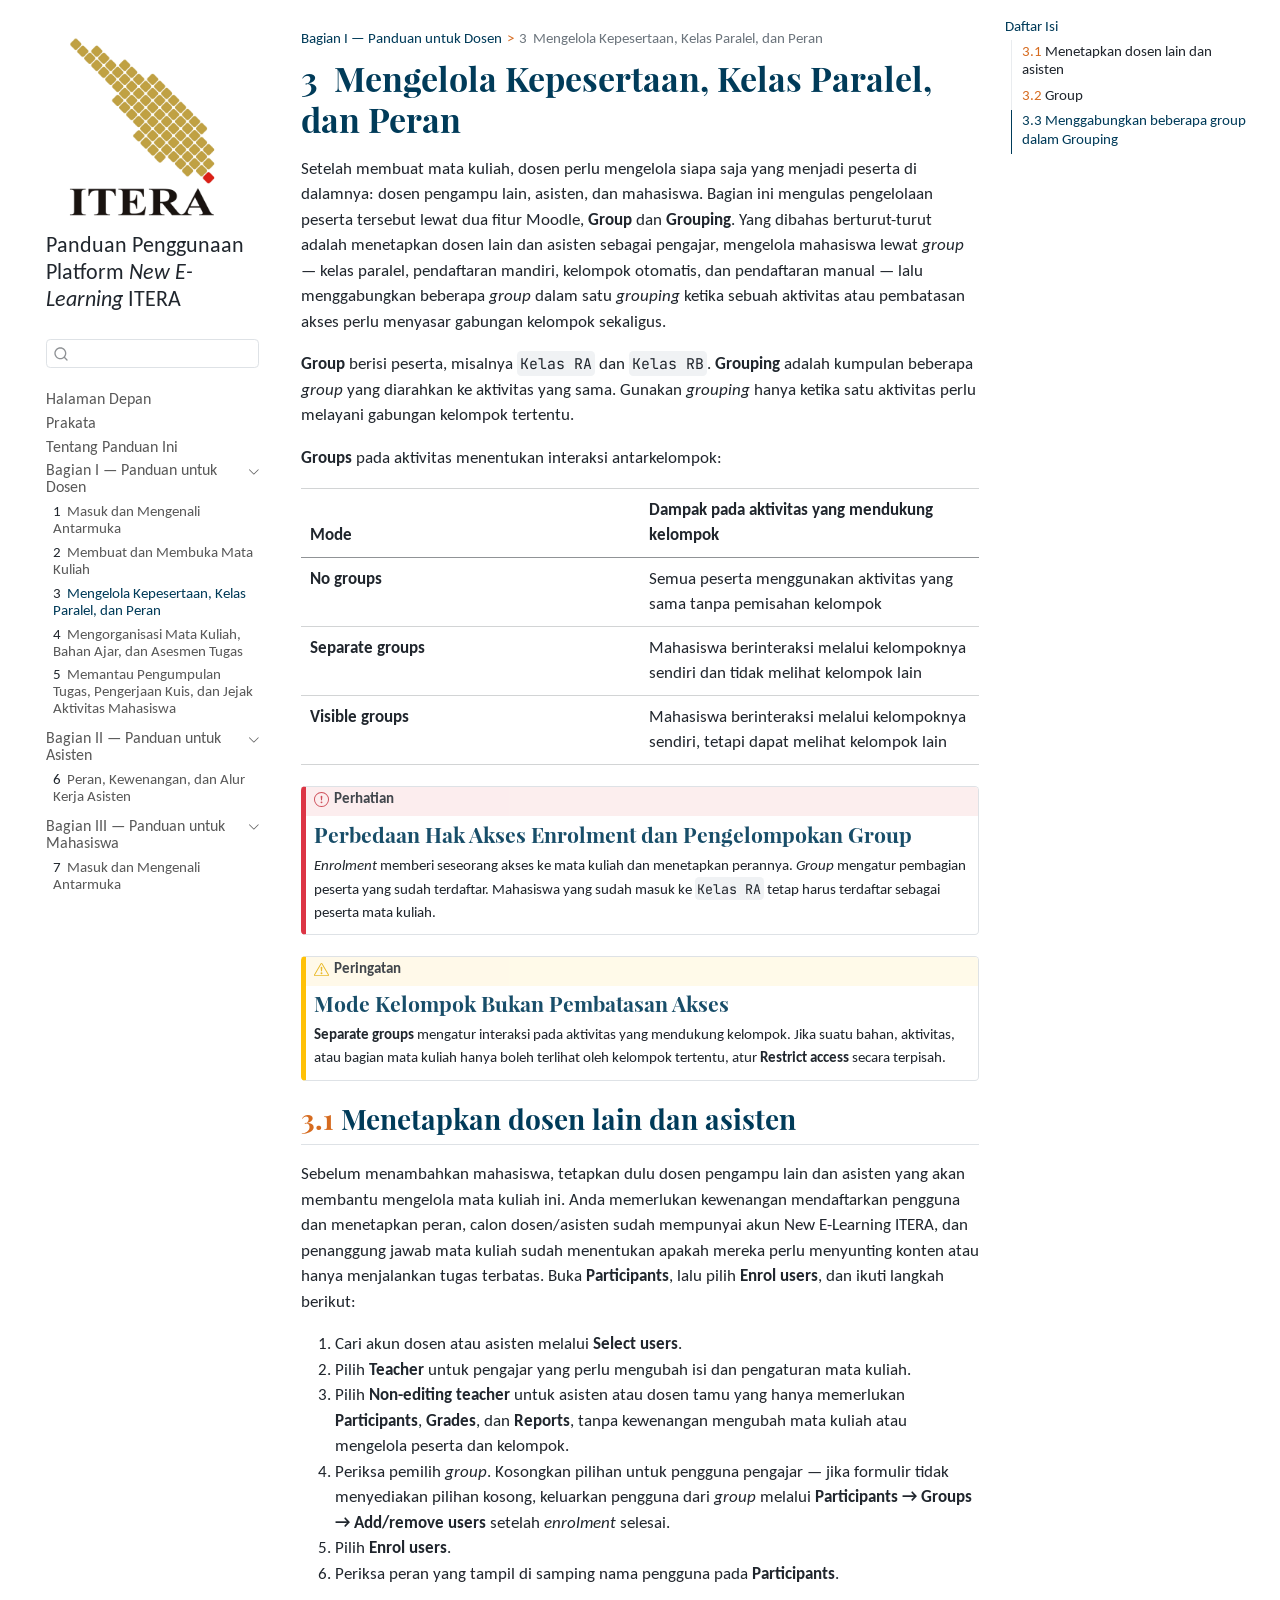
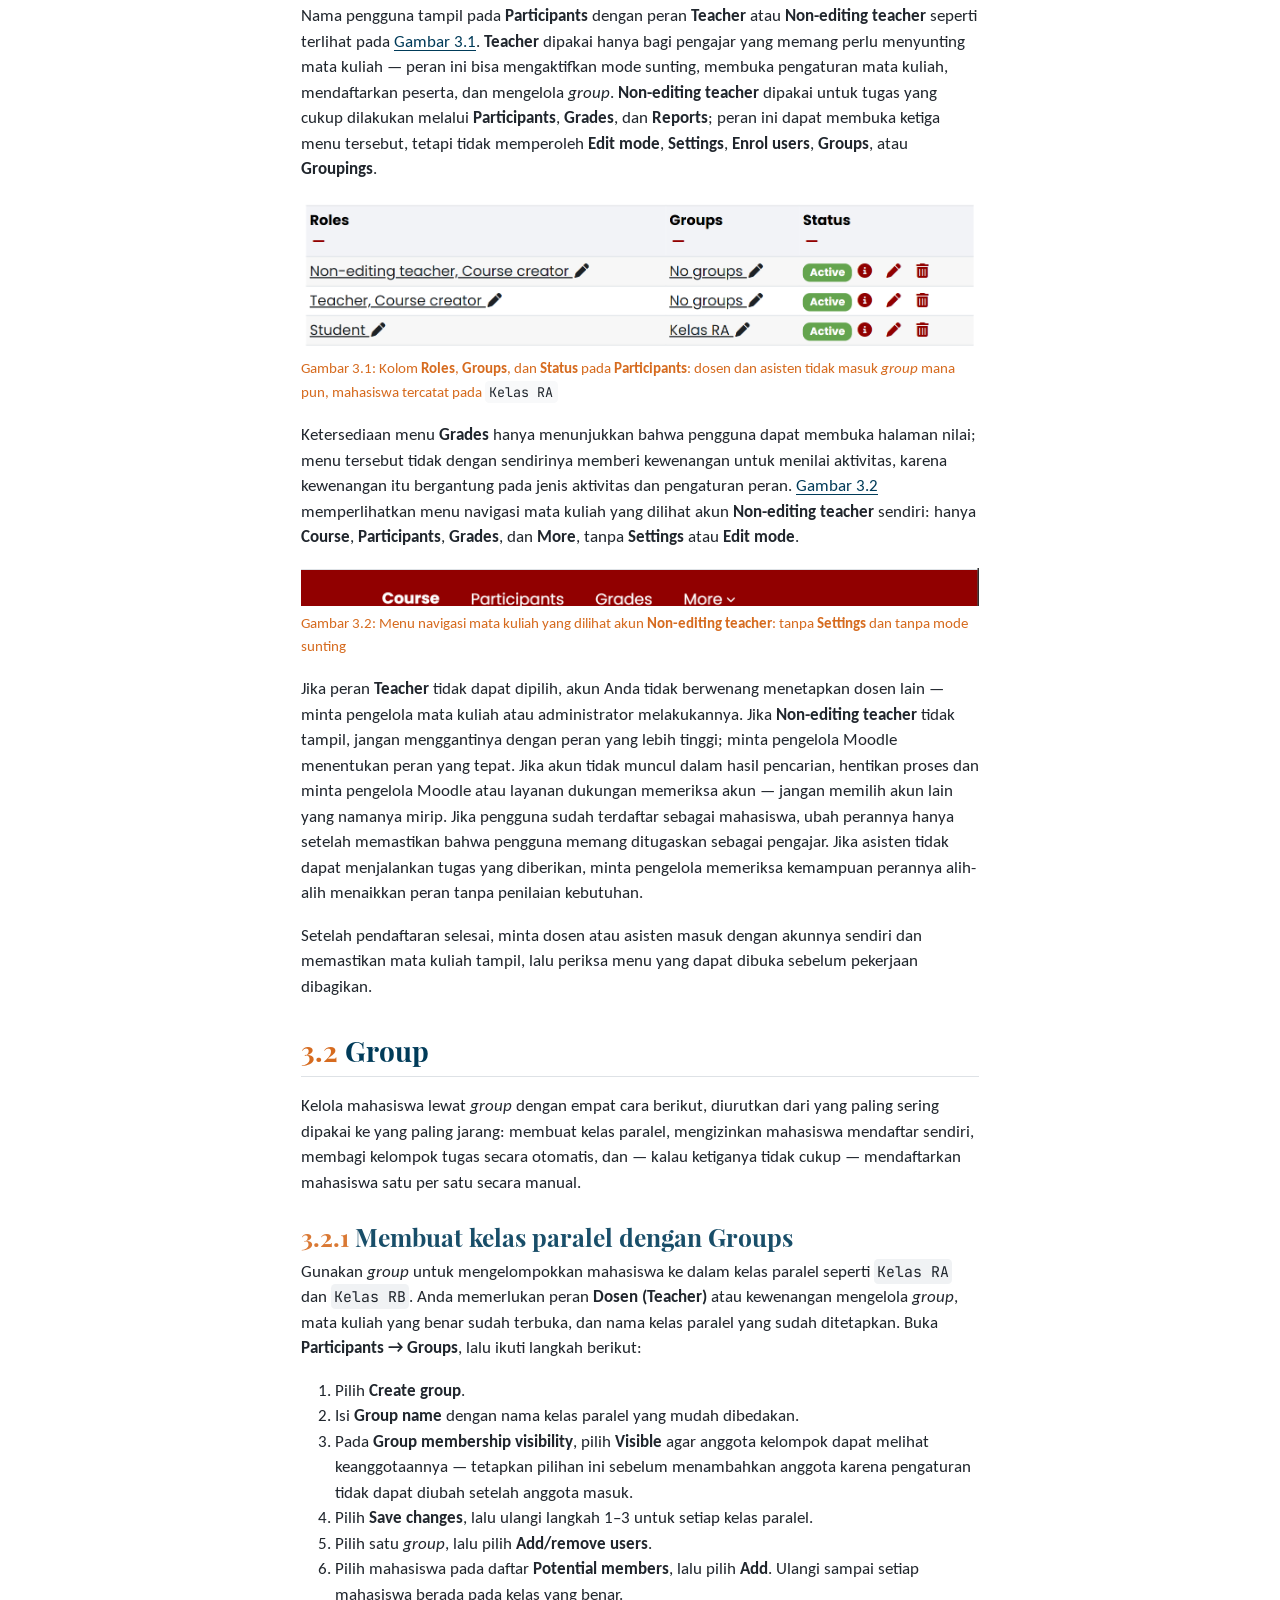
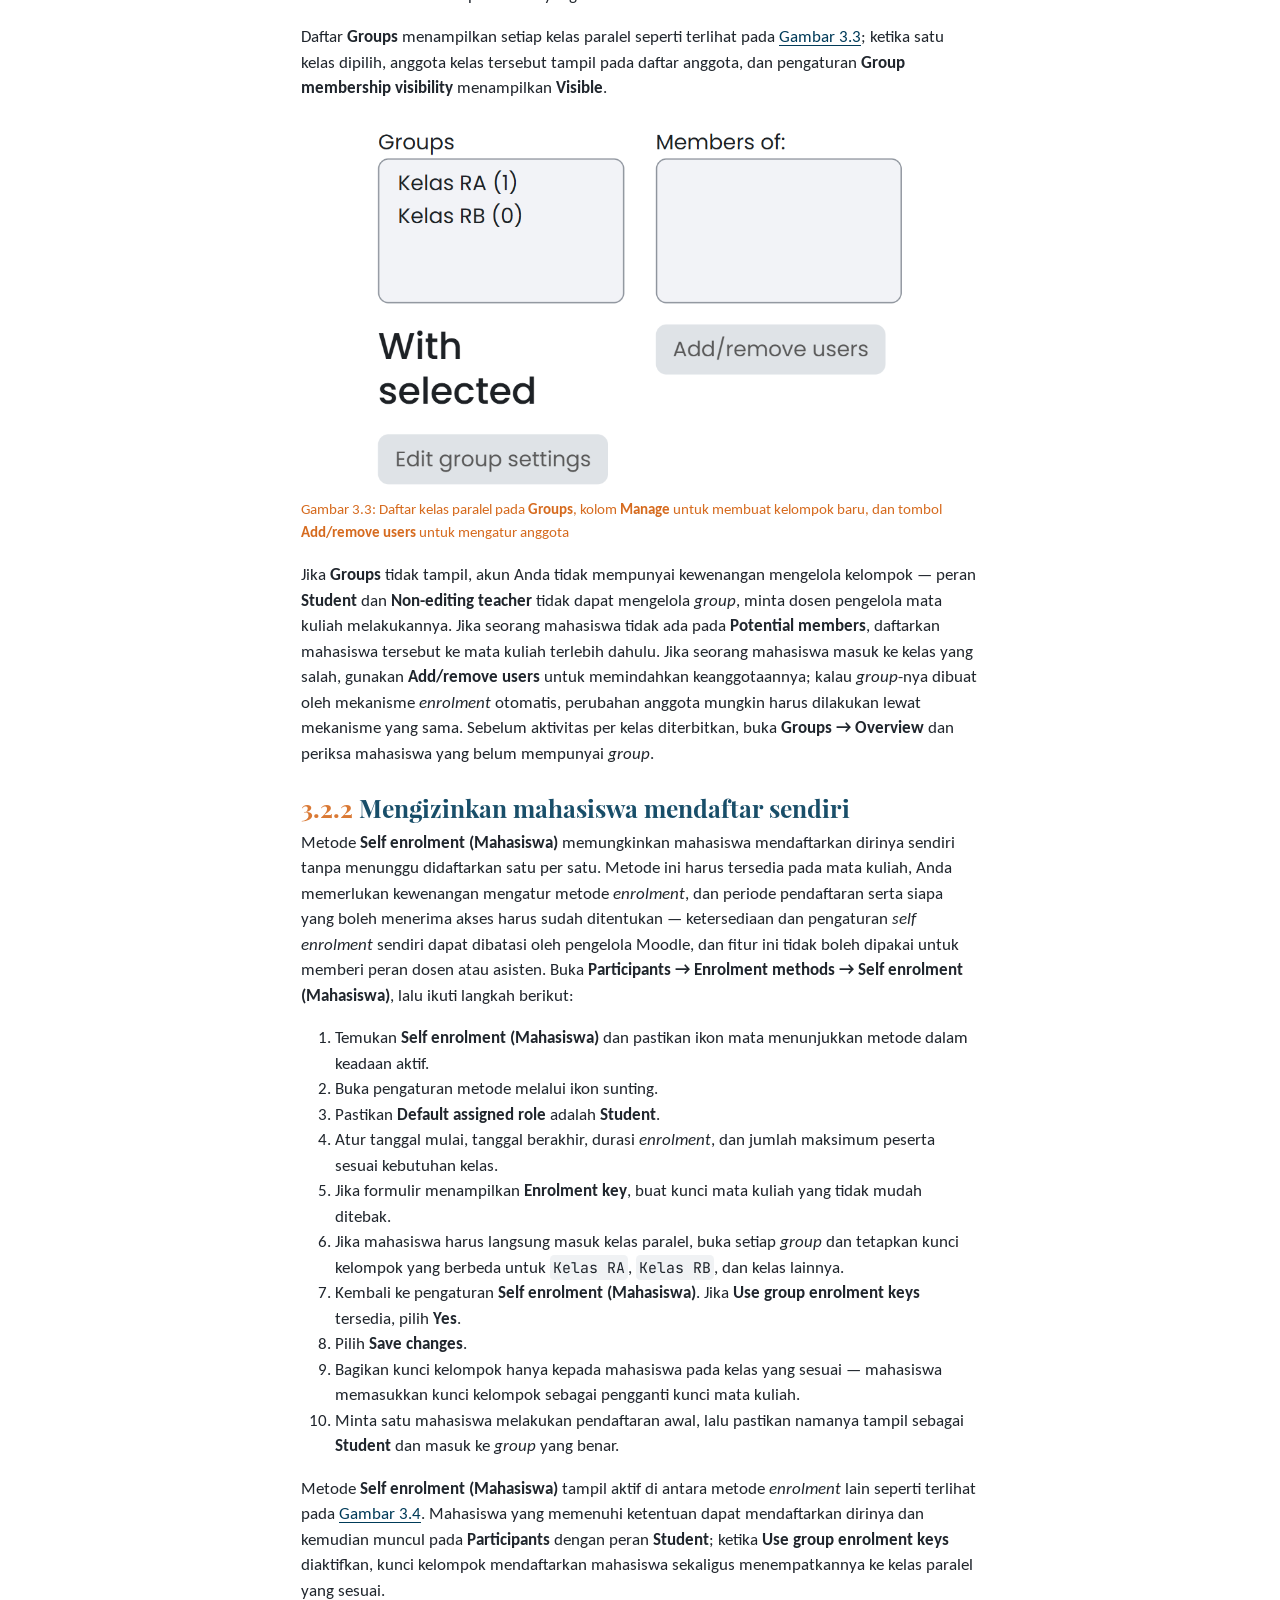
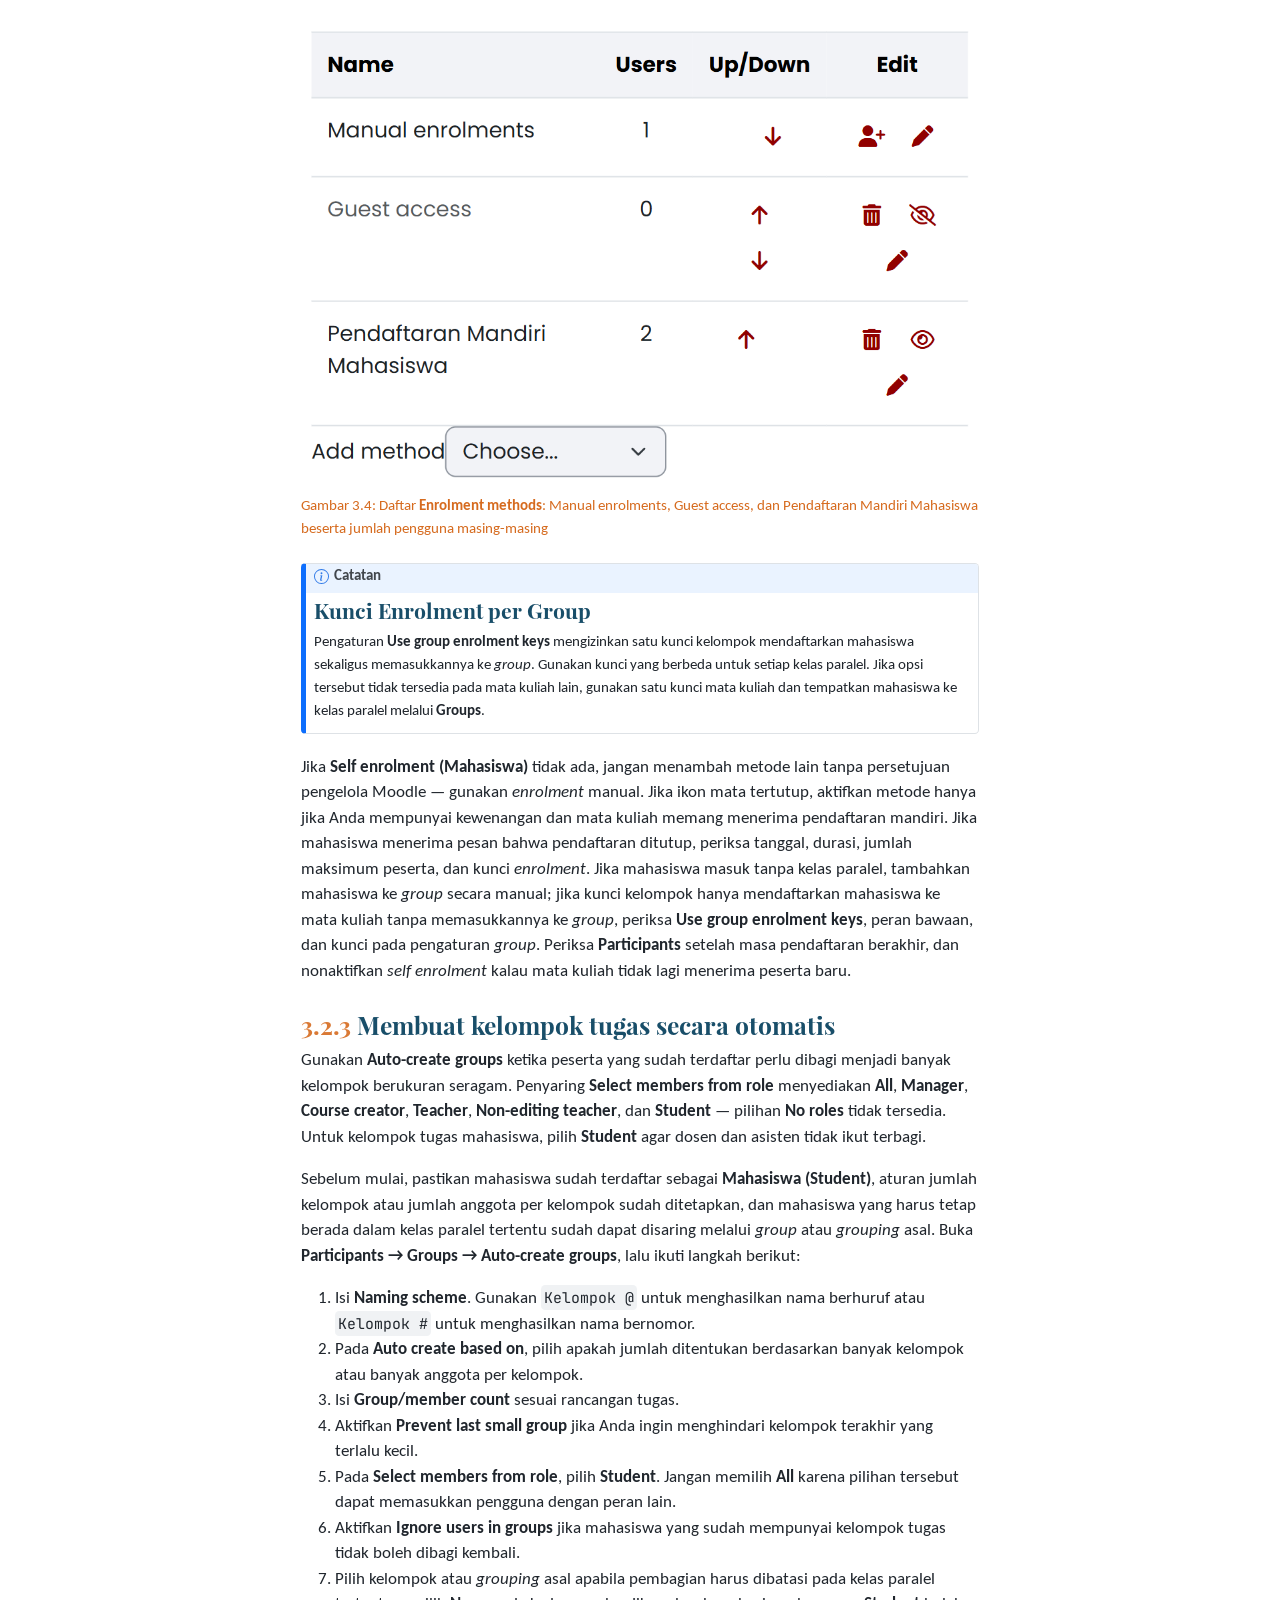
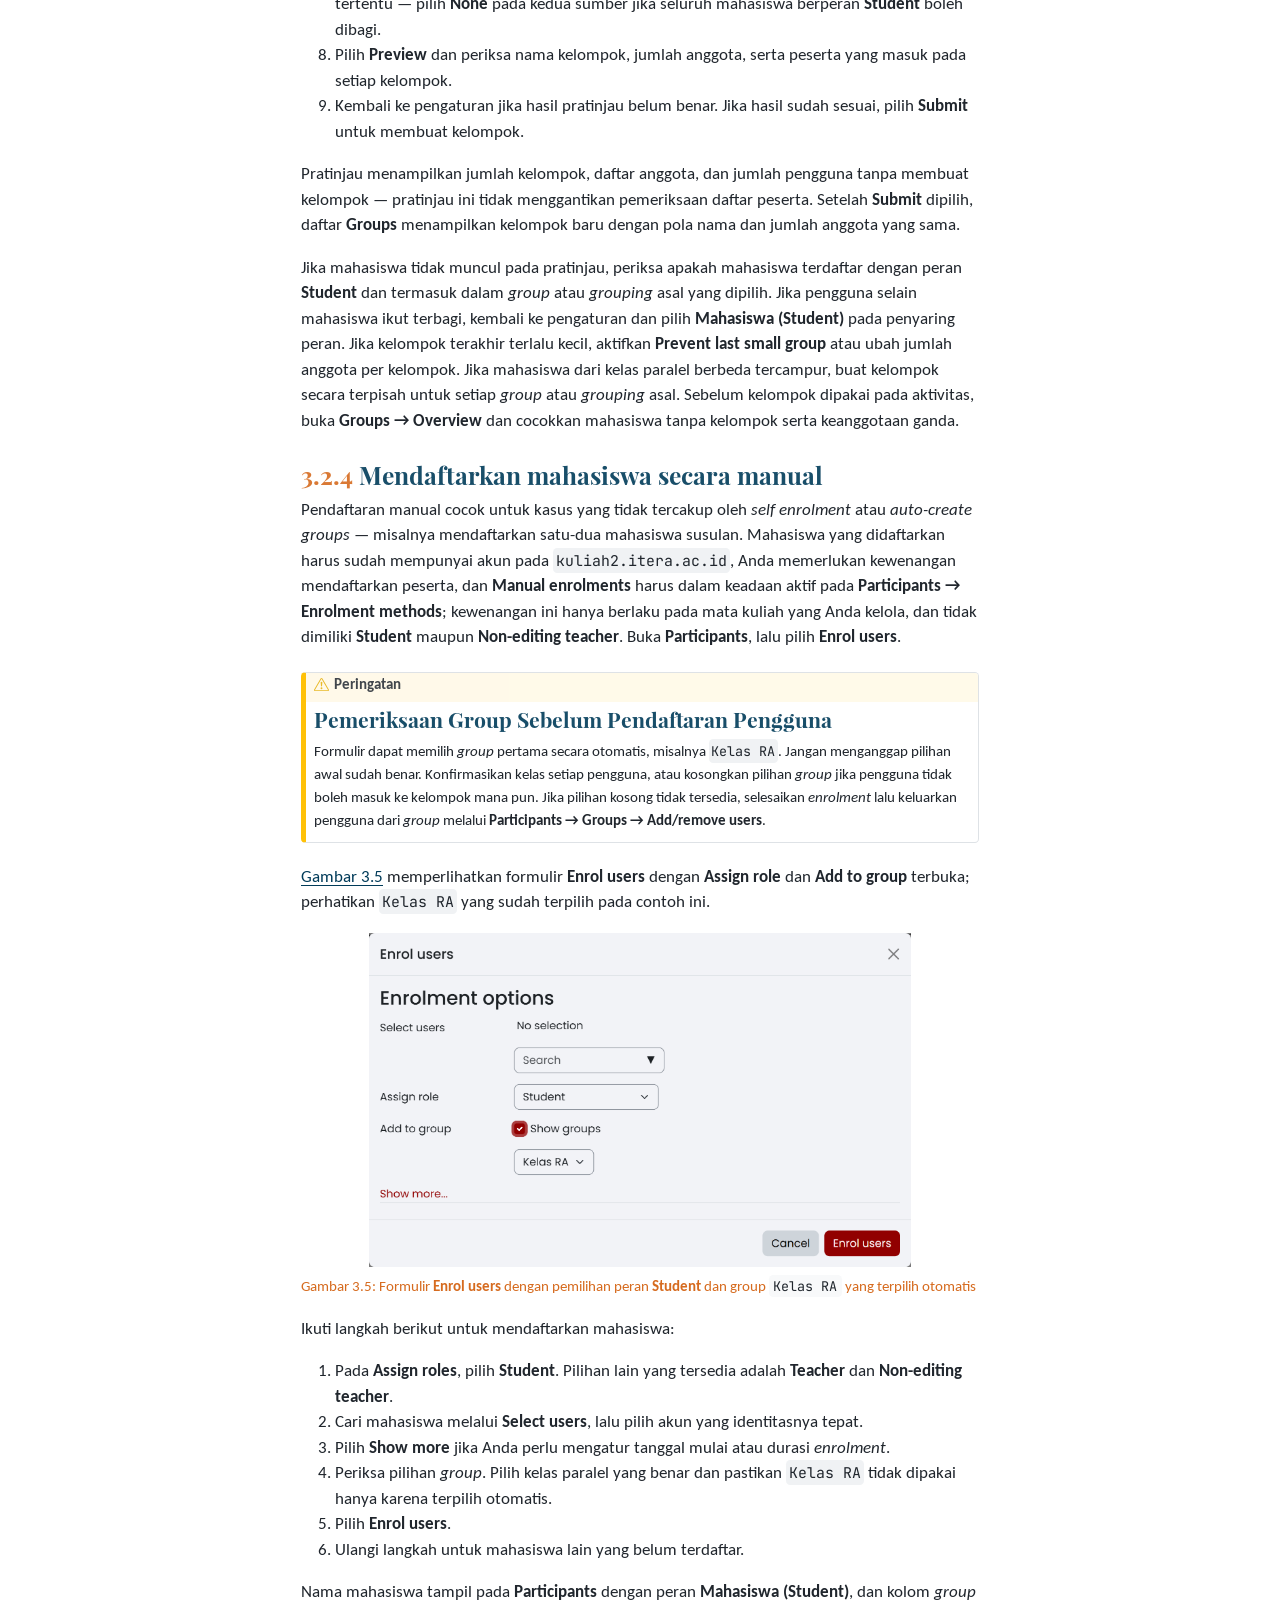
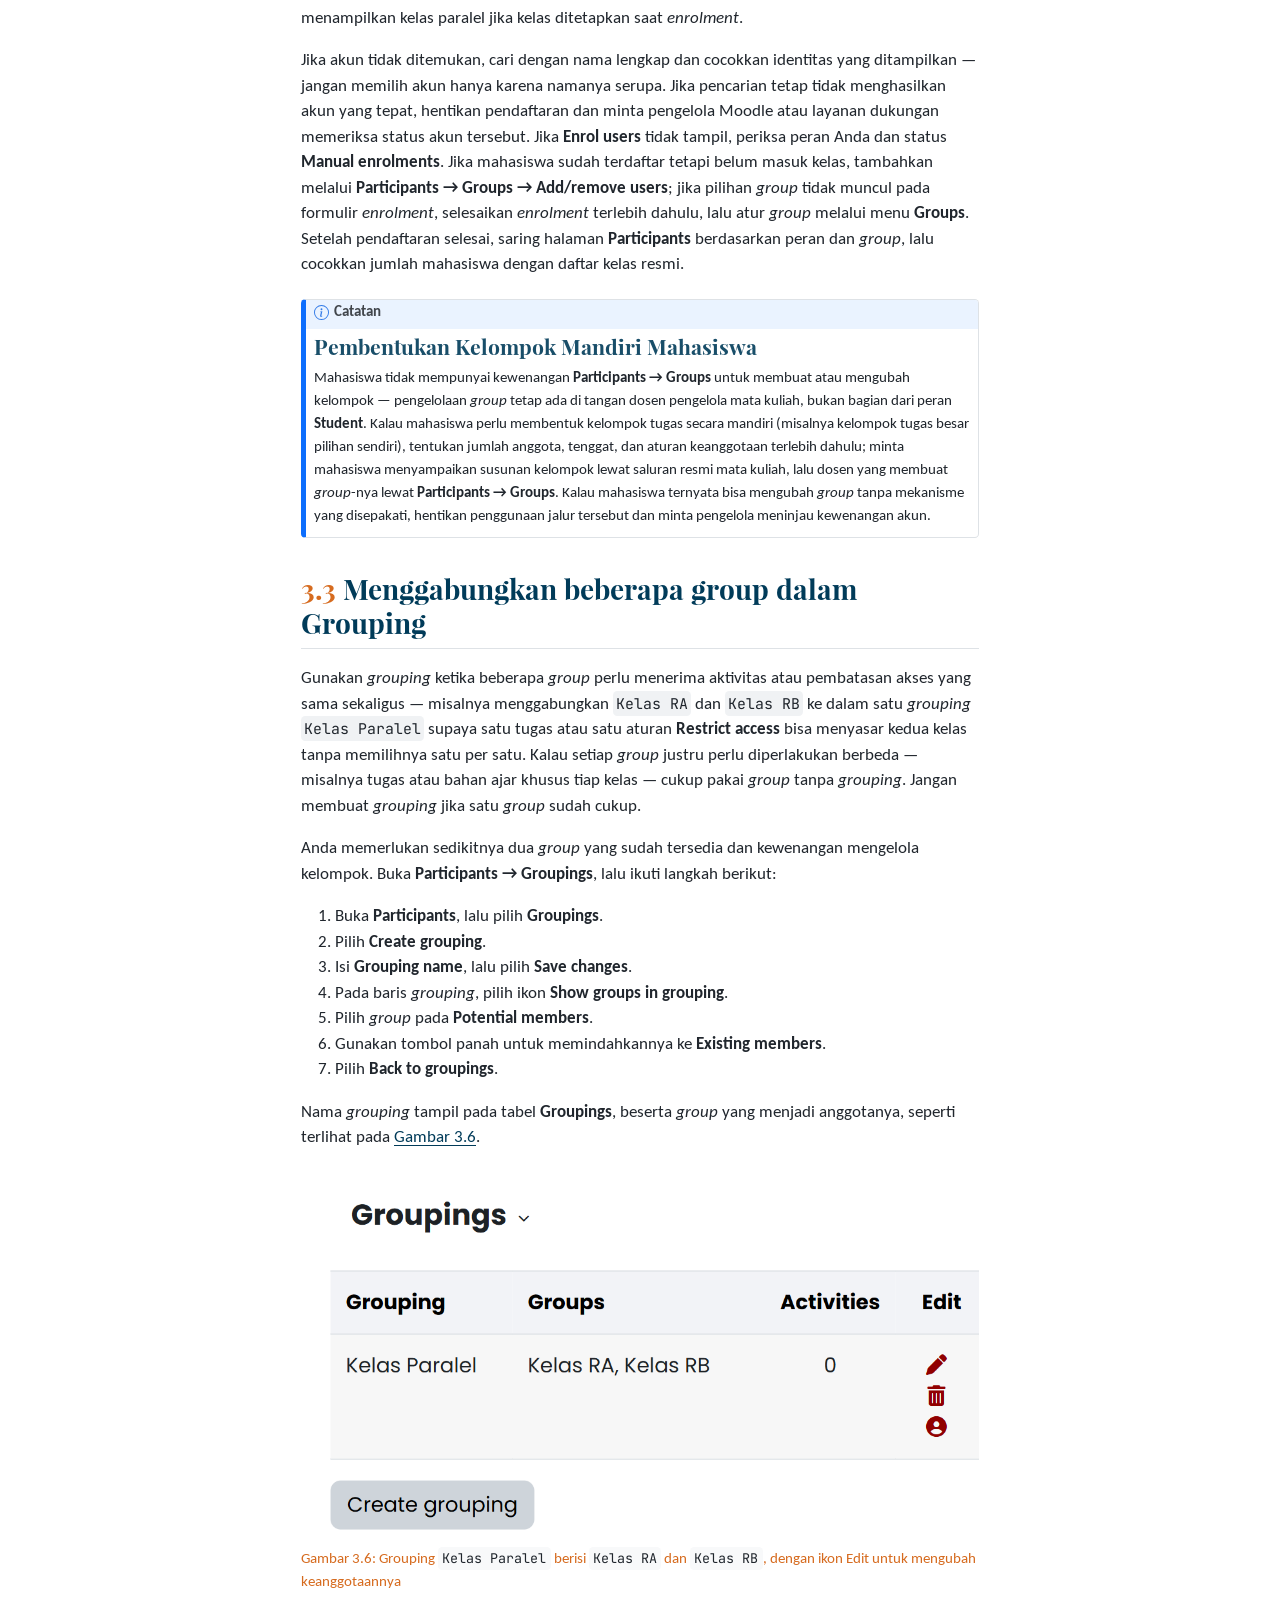
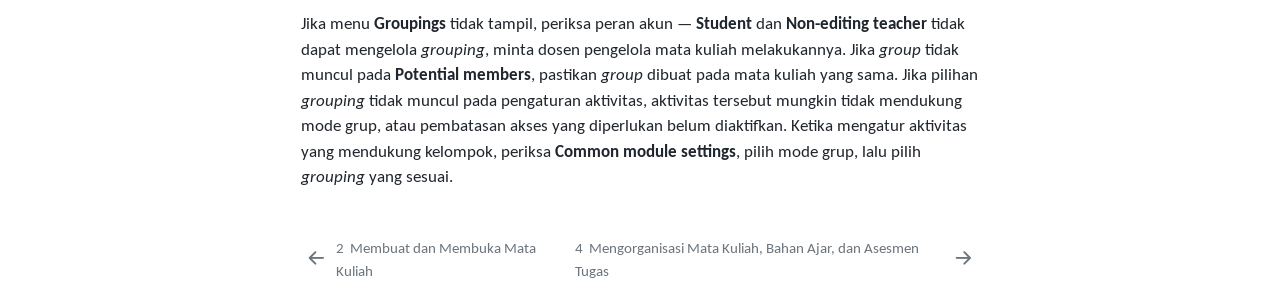
<file: docs/dosen/03-kepesertaan-kelas-dan-peran.html>
<!DOCTYPE html>
<html xmlns="http://www.w3.org/1999/xhtml" lang="id" xml:lang="id"><head>

<meta charset="utf-8">
<meta name="generator" content="quarto-1.10.19">

<meta name="viewport" content="width=device-width, initial-scale=1.0, user-scalable=yes">


<title>3&nbsp; Mengelola Kepesertaan, Kelas Paralel, dan Peran – Panduan Penggunaan Platform *New E-Learning* ITERA</title>
<style>
/* Default styles provided by pandoc.
** See https://pandoc.org/MANUAL.html#variables-for-html for config info.
*/
span.smallcaps{font-variant: small-caps;}
div.columns{display: flex; gap: 1.5em;}
div.column{flex: auto;}
@media screen {
div.columns{gap: min(4vw, 1.5em);}
div.column{overflow-x: auto;}
}
div.hanging-indent{margin-left: 1.5em; text-indent: -1.5em;}
ul.task-list{list-style: none;}
ul.task-list li input[type="checkbox"] {
  width: 0.8em;
  margin: 0 0.8em 0.2em -1em; /* quarto-specific, see https://github.com/quarto-dev/quarto-cli/issues/4556 */ 
  vertical-align: middle;
}
</style>


<script src="../site_libs/quarto-nav/quarto-nav.js"></script>
<script src="../site_libs/quarto-nav/headroom.min.js"></script>
<script src="../site_libs/clipboard/clipboard.min.js"></script>
<script src="../site_libs/quarto-search/autocomplete.umd.js"></script>
<script src="../site_libs/quarto-search/fuse.min.js"></script>
<script src="../site_libs/quarto-search/quarto-search.js"></script>
<meta name="quarto:offset" content="../">
<link href="../dosen/04-organisasi-materi-dan-asesmen.html" rel="next">
<link href="../dosen/02-mata-kuliah.html" rel="prev">
<script src="../site_libs/quarto-html/quarto.js" type="module"></script>
<script src="../site_libs/quarto-html/tabsets/tabsets.js" type="module"></script>
<script src="../site_libs/quarto-html/popper.min.js"></script>
<script src="../site_libs/quarto-html/tippy.umd.min.js"></script>
<script src="../site_libs/quarto-html/anchor.min.js"></script>
<link href="../site_libs/quarto-html/tippy.css" rel="stylesheet">
<link href="../site_libs/quarto-html/quarto-syntax-highlighting-ee0d825c001f130fb265e92dcb17fa1f.css" rel="stylesheet" class="quarto-color-scheme" id="quarto-text-highlighting-styles">
<link href="../site_libs/quarto-html/quarto-syntax-highlighting-dark-86a2d7ae3330a5c8f2af512998a51a4c.css" rel="stylesheet" class="quarto-color-scheme quarto-color-alternate" id="quarto-text-highlighting-styles">
<link href="../site_libs/quarto-html/quarto-syntax-highlighting-ee0d825c001f130fb265e92dcb17fa1f.css" rel="stylesheet" class="quarto-color-scheme-extra" id="quarto-text-highlighting-styles">
<script src="../site_libs/bootstrap/bootstrap.min.js"></script>
<link href="../site_libs/bootstrap/bootstrap-icons.css" rel="stylesheet">
<link href="../site_libs/bootstrap/bootstrap-3ed409b4e100c8c12b97e3dce972414c.min.css" rel="stylesheet" append-hash="true" class="quarto-color-scheme" id="quarto-bootstrap" data-mode="light">
<link href="../site_libs/bootstrap/bootstrap-dark-3ed409b4e100c8c12b97e3dce972414c.min.css" rel="stylesheet" append-hash="true" class="quarto-color-scheme quarto-color-alternate" id="quarto-bootstrap" data-mode="light">
<link href="../site_libs/bootstrap/bootstrap-3ed409b4e100c8c12b97e3dce972414c.min.css" rel="stylesheet" append-hash="true" class="quarto-color-scheme-extra" id="quarto-bootstrap" data-mode="light">
<script id="quarto-search-options" type="application/json">{
  "location": "sidebar",
  "copy-button": false,
  "collapse-after": 3,
  "panel-placement": "start",
  "type": "textbox",
  "limit": 50,
  "keyboard-shortcut": [
    "f",
    "/",
    "s"
  ],
  "show-item-context": false,
  "language": {
    "search-no-results-text": "Tidak ada hasil",
    "search-matching-documents-text": "dokumen cocok",
    "search-copy-link-title": "Salin tautan untuk mencari",
    "search-hide-matches-text": "Sembunyikan kecocokan lainnya",
    "search-more-match-text": "kecocokan lainnya di dokumen ini",
    "search-more-matches-text": "kecocokan lainnya di dokumen ini",
    "search-clear-button-title": "Hapus",
    "search-text-placeholder": "",
    "search-detached-cancel-button-title": "Batal",
    "search-submit-button-title": "Kirim",
    "search-label": "Mencari"
  }
}</script>


<link rel="stylesheet" href="../_shared/laman.css">
</head>

<body class="nav-sidebar floating quarto-light">

<div id="quarto-search-results"></div>
  <header id="quarto-header" class="headroom fixed-top">
  <nav class="quarto-secondary-nav">
    <div class="container-fluid d-flex">
      <button type="button" class="quarto-btn-toggle btn" data-bs-toggle="collapse" role="button" data-bs-target=".quarto-sidebar-collapse-item" aria-controls="quarto-sidebar" aria-expanded="false" aria-label="Alihkan bilah sisi" onclick="if (window.quartoToggleHeadroom) { window.quartoToggleHeadroom(); }">
        <i class="bi bi-layout-text-sidebar-reverse"></i>
      </button>
        <nav class="quarto-page-breadcrumbs" aria-label="breadcrumb"><ol class="breadcrumb"><li class="breadcrumb-item"><a href="../dosen/01-login-orientasi.html">Bagian I — Panduan untuk Dosen</a></li><li class="breadcrumb-item"><a href="../dosen/03-kepesertaan-kelas-dan-peran.html"><span class="chapter-number">3</span>&nbsp; <span class="chapter-title">Mengelola Kepesertaan, Kelas Paralel, dan Peran</span></a></li></ol></nav>
        <a class="flex-grow-1" role="navigation" data-bs-toggle="collapse" data-bs-target=".quarto-sidebar-collapse-item" aria-controls="quarto-sidebar" aria-expanded="false" aria-label="Alihkan bilah sisi" onclick="if (window.quartoToggleHeadroom) { window.quartoToggleHeadroom(); }">      
        </a>
      <button type="button" class="btn quarto-search-button" aria-label="Mencari" onclick="window.quartoOpenSearch();">
        <i class="bi bi-search"></i>
      </button>
    </div>
  </nav>
</header>
<!-- content -->
<div id="quarto-content" class="quarto-container page-columns page-rows-contents page-layout-article">
<!-- sidebar -->
  <nav id="quarto-sidebar" class="sidebar collapse collapse-horizontal quarto-sidebar-collapse-item sidebar-navigation floating overflow-auto">
    <div class="pt-lg-2 mt-2 text-left sidebar-header sidebar-header-stacked">
      <a href="../index.html" class="sidebar-logo-link">
      <img src="../assets/images/logo-itera.png" alt="" class="sidebar-logo light-content py-0 d-lg-inline d-none">
      <img src="../assets/images/logo-itera.png" alt="" class="sidebar-logo dark-content py-0 d-lg-inline d-none">
      </a>
    <div class="sidebar-title mb-0 py-0">
      <a href="../">Panduan Penggunaan Platform <em>New E-Learning</em> ITERA</a> 
    </div>
      </div>
        <div class="mt-2 flex-shrink-0 align-items-center">
        <div class="sidebar-search">
        <div id="quarto-search" class="" title="Mencari"></div>
        </div>
        </div>
    <div class="sidebar-menu-container"> 
    <ul class="list-unstyled mt-1">
        <li class="sidebar-item">
  <div class="sidebar-item-container"> 
  <a href="../index.html" class="sidebar-item-text sidebar-link">
 <span class="menu-text">Halaman Depan</span></a>
  </div>
</li>
        <li class="sidebar-item">
  <div class="sidebar-item-container"> 
  <a href="../prakata.html" class="sidebar-item-text sidebar-link">
 <span class="menu-text">Prakata</span></a>
  </div>
</li>
        <li class="sidebar-item">
  <div class="sidebar-item-container"> 
  <a href="../tentang-panduan.html" class="sidebar-item-text sidebar-link">
 <span class="menu-text">Tentang Panduan Ini</span></a>
  </div>
</li>
        <li class="sidebar-item sidebar-item-section">
      <div class="sidebar-item-container"> 
            <a class="sidebar-item-text sidebar-link text-start" data-bs-toggle="collapse" data-bs-target="#quarto-sidebar-section-1" role="navigation" aria-expanded="true">
 <span class="menu-text">Bagian I — Panduan untuk Dosen</span></a>
          <a class="sidebar-item-toggle text-start" data-bs-toggle="collapse" data-bs-target="#quarto-sidebar-section-1" role="navigation" aria-expanded="true" aria-label="Alihkan bagian">
            <i class="bi bi-chevron-right ms-2"></i>
          </a> 
      </div>
      <ul id="quarto-sidebar-section-1" class="collapse list-unstyled sidebar-section depth1 show">  
          <li class="sidebar-item">
  <div class="sidebar-item-container"> 
  <a href="../dosen/01-login-orientasi.html" class="sidebar-item-text sidebar-link">
 <span class="menu-text"><span class="chapter-number">1</span>&nbsp; <span class="chapter-title">Masuk dan Mengenali Antarmuka</span></span></a>
  </div>
</li>
          <li class="sidebar-item">
  <div class="sidebar-item-container"> 
  <a href="../dosen/02-mata-kuliah.html" class="sidebar-item-text sidebar-link">
 <span class="menu-text"><span class="chapter-number">2</span>&nbsp; <span class="chapter-title">Membuat dan Membuka Mata Kuliah</span></span></a>
  </div>
</li>
          <li class="sidebar-item">
  <div class="sidebar-item-container"> 
  <a href="../dosen/03-kepesertaan-kelas-dan-peran.html" class="sidebar-item-text sidebar-link active">
 <span class="menu-text"><span class="chapter-number">3</span>&nbsp; <span class="chapter-title">Mengelola Kepesertaan, Kelas Paralel, dan Peran</span></span></a>
  </div>
</li>
          <li class="sidebar-item">
  <div class="sidebar-item-container"> 
  <a href="../dosen/04-organisasi-materi-dan-asesmen.html" class="sidebar-item-text sidebar-link">
 <span class="menu-text"><span class="chapter-number">4</span>&nbsp; <span class="chapter-title">Mengorganisasi Mata Kuliah, Bahan Ajar, dan Asesmen Tugas</span></span></a>
  </div>
</li>
          <li class="sidebar-item">
  <div class="sidebar-item-container"> 
  <a href="../dosen/05-pemantauan-dan-laporan.html" class="sidebar-item-text sidebar-link">
 <span class="menu-text"><span class="chapter-number">5</span>&nbsp; <span class="chapter-title">Memantau Pengumpulan Tugas, Pengerjaan Kuis, dan Jejak Aktivitas Mahasiswa</span></span></a>
  </div>
</li>
      </ul>
  </li>
        <li class="sidebar-item sidebar-item-section">
      <div class="sidebar-item-container"> 
            <a class="sidebar-item-text sidebar-link text-start" data-bs-toggle="collapse" data-bs-target="#quarto-sidebar-section-2" role="navigation" aria-expanded="true">
 <span class="menu-text">Bagian II — Panduan untuk Asisten</span></a>
          <a class="sidebar-item-toggle text-start" data-bs-toggle="collapse" data-bs-target="#quarto-sidebar-section-2" role="navigation" aria-expanded="true" aria-label="Alihkan bagian">
            <i class="bi bi-chevron-right ms-2"></i>
          </a> 
      </div>
      <ul id="quarto-sidebar-section-2" class="collapse list-unstyled sidebar-section depth1 show">  
          <li class="sidebar-item">
  <div class="sidebar-item-container"> 
  <a href="../asisten/01-kewenangan-dan-alur-kerja.html" class="sidebar-item-text sidebar-link">
 <span class="menu-text"><span class="chapter-number">6</span>&nbsp; <span class="chapter-title">Peran, Kewenangan, dan Alur Kerja Asisten</span></span></a>
  </div>
</li>
      </ul>
  </li>
        <li class="sidebar-item sidebar-item-section">
      <div class="sidebar-item-container"> 
            <a class="sidebar-item-text sidebar-link text-start" data-bs-toggle="collapse" data-bs-target="#quarto-sidebar-section-3" role="navigation" aria-expanded="true">
 <span class="menu-text">Bagian III — Panduan untuk Mahasiswa</span></a>
          <a class="sidebar-item-toggle text-start" data-bs-toggle="collapse" data-bs-target="#quarto-sidebar-section-3" role="navigation" aria-expanded="true" aria-label="Alihkan bagian">
            <i class="bi bi-chevron-right ms-2"></i>
          </a> 
      </div>
      <ul id="quarto-sidebar-section-3" class="collapse list-unstyled sidebar-section depth1 show">  
          <li class="sidebar-item">
  <div class="sidebar-item-container"> 
  <a href="../mahasiswa/login-dan-orientasi.html" class="sidebar-item-text sidebar-link">
 <span class="menu-text"><span class="chapter-number">7</span>&nbsp; <span class="chapter-title">Masuk dan Mengenali Antarmuka</span></span></a>
  </div>
</li>
          <li class="sidebar-item">
  <div class="sidebar-item-container"> 
  <a href="../mahasiswa/bergabung-dan-kelompok.html" class="sidebar-item-text sidebar-link">
 <span class="menu-text"><span class="chapter-number">8</span>&nbsp; <span class="chapter-title">Bergabung ke Mata Kuliah dan Kelompok</span></span></a>
  </div>
</li>
          <li class="sidebar-item">
  <div class="sidebar-item-container"> 
  <a href="../mahasiswa/materi-dan-aktivitas.html" class="sidebar-item-text sidebar-link">
 <span class="menu-text"><span class="chapter-number">9</span>&nbsp; <span class="chapter-title">Mengenal Bahan Ajar dan Menyiapkan Tugas</span></span></a>
  </div>
</li>
          <li class="sidebar-item">
  <div class="sidebar-item-container"> 
  <a href="../mahasiswa/pengumpulan-tugas.html" class="sidebar-item-text sidebar-link">
 <span class="menu-text"><span class="chapter-number">10</span>&nbsp; <span class="chapter-title">Mengumpulkan Tugas dan Mengerjakan Kuis</span></span></a>
  </div>
</li>
      </ul>
  </li>
    </ul>
    </div>
</nav>
<div id="quarto-sidebar-glass" class="quarto-sidebar-collapse-item" data-bs-toggle="collapse" data-bs-target=".quarto-sidebar-collapse-item"></div>
<!-- margin-sidebar -->
    <div id="quarto-margin-sidebar" class="sidebar margin-sidebar">
        <nav id="TOC" role="doc-toc" class="toc-active">
    <h2 id="toc-title">Daftar Isi</h2>
   
  <ul>
  <li><a href="#sec-dosen-peran-pengajar" id="toc-sec-dosen-peran-pengajar" class="nav-link active" data-scroll-target="#sec-dosen-peran-pengajar"><span class="header-section-number">3.1</span> Menetapkan dosen lain dan asisten</a></li>
  <li><a href="#group" id="toc-group" class="nav-link" data-scroll-target="#group"><span class="header-section-number">3.2</span> Group</a>
  <ul class="collapse">
  <li><a href="#sec-dosen-groups-kelas-paralel" id="toc-sec-dosen-groups-kelas-paralel" class="nav-link" data-scroll-target="#sec-dosen-groups-kelas-paralel"><span class="header-section-number">3.2.1</span> Membuat kelas paralel dengan Groups</a></li>
  <li><a href="#sec-dosen-self-enrolment" id="toc-sec-dosen-self-enrolment" class="nav-link" data-scroll-target="#sec-dosen-self-enrolment"><span class="header-section-number">3.2.2</span> Mengizinkan mahasiswa mendaftar sendiri</a></li>
  <li><a href="#sec-dosen-auto-create-groups" id="toc-sec-dosen-auto-create-groups" class="nav-link" data-scroll-target="#sec-dosen-auto-create-groups"><span class="header-section-number">3.2.3</span> Membuat kelompok tugas secara otomatis</a></li>
  <li><a href="#sec-dosen-manual-enrolment" id="toc-sec-dosen-manual-enrolment" class="nav-link" data-scroll-target="#sec-dosen-manual-enrolment"><span class="header-section-number">3.2.4</span> Mendaftarkan mahasiswa secara manual</a></li>
  </ul></li>
  <li><a href="#sec-dosen-groupings" id="toc-sec-dosen-groupings" class="nav-link" data-scroll-target="#sec-dosen-groupings"><span class="header-section-number">3.3</span> Menggabungkan beberapa group dalam Grouping</a></li>
  </ul>
</nav>
    </div>
<!-- main -->
<main class="content" id="quarto-document-content">

<header id="title-block-header" class="quarto-title-block default"><nav class="quarto-page-breadcrumbs quarto-title-breadcrumbs d-none d-lg-block" aria-label="breadcrumb"><ol class="breadcrumb"><li class="breadcrumb-item"><a href="../dosen/01-login-orientasi.html">Bagian I — Panduan untuk Dosen</a></li><li class="breadcrumb-item"><a href="../dosen/03-kepesertaan-kelas-dan-peran.html"><span class="chapter-number">3</span>&nbsp; <span class="chapter-title">Mengelola Kepesertaan, Kelas Paralel, dan Peran</span></a></li></ol></nav>
<div class="quarto-title">
<h1 class="title"><span id="sec-dosen-kepesertaan" class="quarto-section-identifier"><span class="chapter-number">3</span>&nbsp; <span class="chapter-title">Mengelola Kepesertaan, Kelas Paralel, dan Peran</span></span></h1>
</div>



<div class="quarto-title-meta">

    
  
    
  </div>
  


</header>


<!-- Sumber internal: Guide/spec.md D-02, D-03, D-04; Guide/KULIAH2.md §Kepesertaan; Code/moodle_docs/Enrolment_methods.md; Manual_enrolment.md; Self_enrolment.md; Groups.md; Groupings.md; Teacher_role.md. -->
<p>Setelah membuat mata kuliah, dosen perlu mengelola siapa saja yang menjadi peserta di dalamnya: dosen pengampu lain, asisten, dan mahasiswa. Bagian ini mengulas pengelolaan peserta tersebut lewat dua fitur Moodle, <strong>Group</strong> dan <strong>Grouping</strong>. Yang dibahas berturut-turut adalah menetapkan dosen lain dan asisten sebagai pengajar, mengelola mahasiswa lewat <em>group</em> — kelas paralel, pendaftaran mandiri, kelompok otomatis, dan pendaftaran manual — lalu menggabungkan beberapa <em>group</em> dalam satu <em>grouping</em> ketika sebuah aktivitas atau pembatasan akses perlu menyasar gabungan kelompok sekaligus.</p>
<p><strong>Group</strong> berisi peserta, misalnya <code>Kelas RA</code> dan <code>Kelas RB</code>. <strong>Grouping</strong> adalah kumpulan beberapa <em>group</em> yang diarahkan ke aktivitas yang sama. Gunakan <em>grouping</em> hanya ketika satu aktivitas perlu melayani gabungan kelompok tertentu.</p>
<p><strong>Groups</strong> pada aktivitas menentukan interaksi antarkelompok:</p>
<table class="caption-top table">
<colgroup>
<col style="width: 50%">
<col style="width: 50%">
</colgroup>
<thead>
<tr class="header">
<th>Mode</th>
<th>Dampak pada aktivitas yang mendukung kelompok</th>
</tr>
</thead>
<tbody>
<tr class="odd">
<td><strong>No groups</strong></td>
<td>Semua peserta menggunakan aktivitas yang sama tanpa pemisahan kelompok</td>
</tr>
<tr class="even">
<td><strong>Separate groups</strong></td>
<td>Mahasiswa berinteraksi melalui kelompoknya sendiri dan tidak melihat kelompok lain</td>
</tr>
<tr class="odd">
<td><strong>Visible groups</strong></td>
<td>Mahasiswa berinteraksi melalui kelompoknya sendiri, tetapi dapat melihat kelompok lain</td>
</tr>
</tbody>
</table>
<div class="callout callout-style-default callout-important callout-titled" title="Perhatian">
<div class="callout-header d-flex align-content-center">
<div class="callout-icon-container">
<i class="callout-icon"></i>
</div>
<div class="callout-title-container flex-fill">
<span class="screen-reader-only">Perhatian</span>Perhatian
</div>
</div>
<section id="perbedaan-hak-akses-enrolment-dan-pengelompokan-group" class="level4 unnumbered unlisted callout-body-container callout-body">
<h4 class="unnumbered unlisted anchored" data-anchor-id="perbedaan-hak-akses-enrolment-dan-pengelompokan-group">Perbedaan Hak Akses Enrolment dan Pengelompokan Group</h4>
<p><em>Enrolment</em> memberi seseorang akses ke mata kuliah dan menetapkan perannya. <em>Group</em> mengatur pembagian peserta yang sudah terdaftar. Mahasiswa yang sudah masuk ke <code>Kelas RA</code> tetap harus terdaftar sebagai peserta mata kuliah.</p>
</section>
</div>
<div class="callout callout-style-default callout-warning callout-titled" title="Peringatan">
<div class="callout-header d-flex align-content-center">
<div class="callout-icon-container">
<i class="callout-icon"></i>
</div>
<div class="callout-title-container flex-fill">
<span class="screen-reader-only">Peringatan</span>Peringatan
</div>
</div>
<section id="mode-kelompok-bukan-pembatasan-akses" class="level4 unnumbered unlisted callout-body-container callout-body">
<h4 class="unnumbered unlisted anchored" data-anchor-id="mode-kelompok-bukan-pembatasan-akses">Mode Kelompok Bukan Pembatasan Akses</h4>
<p><strong>Separate groups</strong> mengatur interaksi pada aktivitas yang mendukung kelompok. Jika suatu bahan, aktivitas, atau bagian mata kuliah hanya boleh terlihat oleh kelompok tertentu, atur <strong>Restrict access</strong> secara terpisah.</p>
</section>
</div>
<section id="sec-dosen-peran-pengajar" class="level2" data-number="3.1">
<h2 data-number="3.1" class="anchored" data-anchor-id="sec-dosen-peran-pengajar"><span class="header-section-number">3.1</span> Menetapkan dosen lain dan asisten</h2>
<!-- Sumber internal: Guide/KULIAH2.md; Code/moodle_docs/Teacher_role.md; menu dan kewenangan Teacher serta Non-editing teacher pada kursus acuan. -->
<p>Sebelum menambahkan mahasiswa, tetapkan dulu dosen pengampu lain dan asisten yang akan membantu mengelola mata kuliah ini. Anda memerlukan kewenangan mendaftarkan pengguna dan menetapkan peran, calon dosen/asisten sudah mempunyai akun New E-Learning ITERA, dan penanggung jawab mata kuliah sudah menentukan apakah mereka perlu menyunting konten atau hanya menjalankan tugas terbatas. Buka <strong>Participants</strong>, lalu pilih <strong>Enrol users</strong>, dan ikuti langkah berikut:</p>
<ol type="1">
<li>Cari akun dosen atau asisten melalui <strong>Select users</strong>.</li>
<li>Pilih <strong>Teacher</strong> untuk pengajar yang perlu mengubah isi dan pengaturan mata kuliah.</li>
<li>Pilih <strong>Non-editing teacher</strong> untuk asisten atau dosen tamu yang hanya memerlukan <strong>Participants</strong>, <strong>Grades</strong>, dan <strong>Reports</strong>, tanpa kewenangan mengubah mata kuliah atau mengelola peserta dan kelompok.</li>
<li>Periksa pemilih <em>group</em>. Kosongkan pilihan untuk pengguna pengajar — jika formulir tidak menyediakan pilihan kosong, keluarkan pengguna dari <em>group</em> melalui <strong>Participants → Groups → Add/remove users</strong> setelah <em>enrolment</em> selesai.</li>
<li>Pilih <strong>Enrol users</strong>.</li>
<li>Periksa peran yang tampil di samping nama pengguna pada <strong>Participants</strong>.</li>
</ol>
<p>Nama pengguna tampil pada <strong>Participants</strong> dengan peran <strong>Teacher</strong> atau <strong>Non-editing teacher</strong> seperti terlihat pada <a href="#fig-dosen-peran-02" class="quarto-xref">Gambar&nbsp;<span>3.1</span></a>. <strong>Teacher</strong> dipakai hanya bagi pengajar yang memang perlu menyunting mata kuliah — peran ini bisa mengaktifkan mode sunting, membuka pengaturan mata kuliah, mendaftarkan peserta, dan mengelola <em>group</em>. <strong>Non-editing teacher</strong> dipakai untuk tugas yang cukup dilakukan melalui <strong>Participants</strong>, <strong>Grades</strong>, dan <strong>Reports</strong>; peran ini dapat membuka ketiga menu tersebut, tetapi tidak memperoleh <strong>Edit mode</strong>, <strong>Settings</strong>, <strong>Enrol users</strong>, <strong>Groups</strong>, atau <strong>Groupings</strong>.</p>
<div id="fig-dosen-peran-02" class="quarto-float quarto-figure quarto-figure-center anchored" data-fig-pos="H">
<figure class="quarto-float quarto-float-fig figure">
<div aria-describedby="fig-dosen-peran-02-caption-0ceaefa1-69ba-4598-a22c-09a6ac19f8ca">
<img src="assets/images/kepesertaan/04-peran-dan-kelompok.png" class="img-fluid figure-img" style="width:100.0%" data-fig-pos="H">
</div>
<figcaption class="quarto-float-caption-bottom quarto-float-caption quarto-float-fig" id="fig-dosen-peran-02-caption-0ceaefa1-69ba-4598-a22c-09a6ac19f8ca">
Gambar&nbsp;3.1: Kolom <strong>Roles</strong>, <strong>Groups</strong>, dan <strong>Status</strong> pada <strong>Participants</strong>: dosen dan asisten tidak masuk <em>group</em> mana pun, mahasiswa tercatat pada <code>Kelas RA</code>
</figcaption>
</figure>
</div>
<div style="page-break-after: always;"></div>
<p>Ketersediaan menu <strong>Grades</strong> hanya menunjukkan bahwa pengguna dapat membuka halaman nilai; menu tersebut tidak dengan sendirinya memberi kewenangan untuk menilai aktivitas, karena kewenangan itu bergantung pada jenis aktivitas dan pengaturan peran. <a href="#fig-dosen-peran-01" class="quarto-xref">Gambar&nbsp;<span>3.2</span></a> memperlihatkan menu navigasi mata kuliah yang dilihat akun <strong>Non-editing teacher</strong> sendiri: hanya <strong>Course</strong>, <strong>Participants</strong>, <strong>Grades</strong>, dan <strong>More</strong>, tanpa <strong>Settings</strong> atau <strong>Edit mode</strong>.</p>
<div id="fig-dosen-peran-01" class="quarto-float quarto-figure quarto-figure-center anchored" data-fig-pos="H">
<figure class="quarto-float quarto-float-fig figure">
<div aria-describedby="fig-dosen-peran-01-caption-0ceaefa1-69ba-4598-a22c-09a6ac19f8ca">
<img src="assets/images/kepesertaan/05-peran-asisten.png" class="img-fluid figure-img" style="width:100.0%" data-fig-pos="H">
</div>
<figcaption class="quarto-float-caption-bottom quarto-float-caption quarto-float-fig" id="fig-dosen-peran-01-caption-0ceaefa1-69ba-4598-a22c-09a6ac19f8ca">
Gambar&nbsp;3.2: Menu navigasi mata kuliah yang dilihat akun <strong>Non-editing teacher</strong>: tanpa <strong>Settings</strong> dan tanpa mode sunting
</figcaption>
</figure>
</div>
<p>Jika peran <strong>Teacher</strong> tidak dapat dipilih, akun Anda tidak berwenang menetapkan dosen lain — minta pengelola mata kuliah atau administrator melakukannya. Jika <strong>Non-editing teacher</strong> tidak tampil, jangan menggantinya dengan peran yang lebih tinggi; minta pengelola Moodle menentukan peran yang tepat. Jika akun tidak muncul dalam hasil pencarian, hentikan proses dan minta pengelola Moodle atau layanan dukungan memeriksa akun — jangan memilih akun lain yang namanya mirip. Jika pengguna sudah terdaftar sebagai mahasiswa, ubah perannya hanya setelah memastikan bahwa pengguna memang ditugaskan sebagai pengajar. Jika asisten tidak dapat menjalankan tugas yang diberikan, minta pengelola memeriksa kemampuan perannya alih-alih menaikkan peran tanpa penilaian kebutuhan.</p>
<p>Setelah pendaftaran selesai, minta dosen atau asisten masuk dengan akunnya sendiri dan memastikan mata kuliah tampil, lalu periksa menu yang dapat dibuka sebelum pekerjaan dibagikan.</p>
</section>
<section id="group" class="level2" data-number="3.2">
<h2 data-number="3.2" class="anchored" data-anchor-id="group"><span class="header-section-number">3.2</span> Group</h2>
<p>Kelola mahasiswa lewat <em>group</em> dengan empat cara berikut, diurutkan dari yang paling sering dipakai ke yang paling jarang: membuat kelas paralel, mengizinkan mahasiswa mendaftar sendiri, membagi kelompok tugas secara otomatis, dan — kalau ketiganya tidak cukup — mendaftarkan mahasiswa satu per satu secara manual.</p>
<section id="sec-dosen-groups-kelas-paralel" class="level3" data-number="3.2.1">
<h3 data-number="3.2.1" class="anchored" data-anchor-id="sec-dosen-groups-kelas-paralel"><span class="header-section-number">3.2.1</span> Membuat kelas paralel dengan Groups</h3>
<!-- Sumber internal: Guide/KULIAH2.md; Code/moodle_docs/Groups.md; menu Groups, label Visible, dan kewenangan peran pada kursus acuan. -->
<p>Gunakan <em>group</em> untuk mengelompokkan mahasiswa ke dalam kelas paralel seperti <code>Kelas RA</code> dan <code>Kelas RB</code>. Anda memerlukan peran <strong>Dosen (Teacher)</strong> atau kewenangan mengelola <em>group</em>, mata kuliah yang benar sudah terbuka, dan nama kelas paralel yang sudah ditetapkan. Buka <strong>Participants → Groups</strong>, lalu ikuti langkah berikut:</p>
<ol type="1">
<li>Pilih <strong>Create group</strong>.</li>
<li>Isi <strong>Group name</strong> dengan nama kelas paralel yang mudah dibedakan.</li>
<li>Pada <strong>Group membership visibility</strong>, pilih <strong>Visible</strong> agar anggota kelompok dapat melihat keanggotaannya — tetapkan pilihan ini sebelum menambahkan anggota karena pengaturan tidak dapat diubah setelah anggota masuk.</li>
<li>Pilih <strong>Save changes</strong>, lalu ulangi langkah 1–3 untuk setiap kelas paralel.</li>
<li>Pilih satu <em>group</em>, lalu pilih <strong>Add/remove users</strong>.</li>
<li>Pilih mahasiswa pada daftar <strong>Potential members</strong>, lalu pilih <strong>Add</strong>. Ulangi sampai setiap mahasiswa berada pada kelas yang benar.</li>
</ol>
<p>Daftar <strong>Groups</strong> menampilkan setiap kelas paralel seperti terlihat pada <a href="#fig-dosen-grup-01" class="quarto-xref">Gambar&nbsp;<span>3.3</span></a>; ketika satu kelas dipilih, anggota kelas tersebut tampil pada daftar anggota, dan pengaturan <strong>Group membership visibility</strong> menampilkan <strong>Visible</strong>.</p>
<div id="fig-dosen-grup-01" class="quarto-float quarto-figure quarto-figure-center anchored" data-fig-pos="H">
<figure class="quarto-float quarto-float-fig figure">
<div aria-describedby="fig-dosen-grup-01-caption-0ceaefa1-69ba-4598-a22c-09a6ac19f8ca">
<img src="assets/images/kepesertaan/01-kelas-paralel.png" class="img-fluid figure-img" style="width:80.0%" data-fig-pos="H">
</div>
<figcaption class="quarto-float-caption-bottom quarto-float-caption quarto-float-fig" id="fig-dosen-grup-01-caption-0ceaefa1-69ba-4598-a22c-09a6ac19f8ca">
Gambar&nbsp;3.3: Daftar kelas paralel pada <strong>Groups</strong>, kolom <strong>Manage</strong> untuk membuat kelompok baru, dan tombol <strong>Add/remove users</strong> untuk mengatur anggota
</figcaption>
</figure>
</div>
<p>Jika <strong>Groups</strong> tidak tampil, akun Anda tidak mempunyai kewenangan mengelola kelompok — peran <strong>Student</strong> dan <strong>Non-editing teacher</strong> tidak dapat mengelola <em>group</em>, minta dosen pengelola mata kuliah melakukannya. Jika seorang mahasiswa tidak ada pada <strong>Potential members</strong>, daftarkan mahasiswa tersebut ke mata kuliah terlebih dahulu. Jika seorang mahasiswa masuk ke kelas yang salah, gunakan <strong>Add/remove users</strong> untuk memindahkan keanggotaannya; kalau <em>group</em>-nya dibuat oleh mekanisme <em>enrolment</em> otomatis, perubahan anggota mungkin harus dilakukan lewat mekanisme yang sama. Sebelum aktivitas per kelas diterbitkan, buka <strong>Groups → Overview</strong> dan periksa mahasiswa yang belum mempunyai <em>group</em>.</p>
</section>
<section id="sec-dosen-self-enrolment" class="level3" data-number="3.2.2">
<h3 data-number="3.2.2" class="anchored" data-anchor-id="sec-dosen-self-enrolment"><span class="header-section-number">3.2.2</span> Mengizinkan mahasiswa mendaftar sendiri</h3>
<!-- Sumber internal: Guide/KULIAH2.md; Code/moodle_docs/Self_enrolment.md; Default assigned role Student, enrolment key, Use group enrolment keys, dan penempatan mahasiswa melalui kunci group tersedia pada kursus acuan. -->
<p>Metode <strong>Self enrolment (Mahasiswa)</strong> memungkinkan mahasiswa mendaftarkan dirinya sendiri tanpa menunggu didaftarkan satu per satu. Metode ini harus tersedia pada mata kuliah, Anda memerlukan kewenangan mengatur metode <em>enrolment</em>, dan periode pendaftaran serta siapa yang boleh menerima akses harus sudah ditentukan — ketersediaan dan pengaturan <em>self enrolment</em> sendiri dapat dibatasi oleh pengelola Moodle, dan fitur ini tidak boleh dipakai untuk memberi peran dosen atau asisten. Buka <strong>Participants → Enrolment methods → Self enrolment (Mahasiswa)</strong>, lalu ikuti langkah berikut:</p>
<ol type="1">
<li>Temukan <strong>Self enrolment (Mahasiswa)</strong> dan pastikan ikon mata menunjukkan metode dalam keadaan aktif.</li>
<li>Buka pengaturan metode melalui ikon sunting.</li>
<li>Pastikan <strong>Default assigned role</strong> adalah <strong>Student</strong>.</li>
<li>Atur tanggal mulai, tanggal berakhir, durasi <em>enrolment</em>, dan jumlah maksimum peserta sesuai kebutuhan kelas.</li>
<li>Jika formulir menampilkan <strong>Enrolment key</strong>, buat kunci mata kuliah yang tidak mudah ditebak.</li>
<li>Jika mahasiswa harus langsung masuk kelas paralel, buka setiap <em>group</em> dan tetapkan kunci kelompok yang berbeda untuk <code>Kelas RA</code>, <code>Kelas RB</code>, dan kelas lainnya.</li>
<li>Kembali ke pengaturan <strong>Self enrolment (Mahasiswa)</strong>. Jika <strong>Use group enrolment keys</strong> tersedia, pilih <strong>Yes</strong>.</li>
<li>Pilih <strong>Save changes</strong>.</li>
<li>Bagikan kunci kelompok hanya kepada mahasiswa pada kelas yang sesuai — mahasiswa memasukkan kunci kelompok sebagai pengganti kunci mata kuliah.</li>
<li>Minta satu mahasiswa melakukan pendaftaran awal, lalu pastikan namanya tampil sebagai <strong>Student</strong> dan masuk ke <em>group</em> yang benar.</li>
</ol>
<p>Metode <strong>Self enrolment (Mahasiswa)</strong> tampil aktif di antara metode <em>enrolment</em> lain seperti terlihat pada <a href="#fig-dosen-enrol-01" class="quarto-xref">Gambar&nbsp;<span>3.4</span></a>. Mahasiswa yang memenuhi ketentuan dapat mendaftarkan dirinya dan kemudian muncul pada <strong>Participants</strong> dengan peran <strong>Student</strong>; ketika <strong>Use group enrolment keys</strong> diaktifkan, kunci kelompok mendaftarkan mahasiswa sekaligus menempatkannya ke kelas paralel yang sesuai.</p>
<div id="fig-dosen-enrol-01" class="quarto-float quarto-figure quarto-figure-center anchored" data-fig-pos="H">
<figure class="quarto-float quarto-float-fig figure">
<div aria-describedby="fig-dosen-enrol-01-caption-0ceaefa1-69ba-4598-a22c-09a6ac19f8ca">
<img src="assets/images/kepesertaan/03-metode-enrolment.png" class="img-fluid figure-img" style="width:100.0%" data-fig-pos="H">
</div>
<figcaption class="quarto-float-caption-bottom quarto-float-caption quarto-float-fig" id="fig-dosen-enrol-01-caption-0ceaefa1-69ba-4598-a22c-09a6ac19f8ca">
Gambar&nbsp;3.4: Daftar <strong>Enrolment methods</strong>: Manual enrolments, Guest access, dan Pendaftaran Mandiri Mahasiswa beserta jumlah pengguna masing-masing
</figcaption>
</figure>
</div>
<div class="callout callout-style-default callout-note callout-titled" title="Catatan">
<div class="callout-header d-flex align-content-center">
<div class="callout-icon-container">
<i class="callout-icon"></i>
</div>
<div class="callout-title-container flex-fill">
<span class="screen-reader-only">Catatan</span>Catatan
</div>
</div>
<section id="kunci-enrolment-per-group" class="level4 unnumbered unlisted callout-body-container callout-body">
<h4 class="unnumbered unlisted anchored" data-anchor-id="kunci-enrolment-per-group">Kunci Enrolment per Group</h4>
<p>Pengaturan <strong>Use group enrolment keys</strong> mengizinkan satu kunci kelompok mendaftarkan mahasiswa sekaligus memasukkannya ke <em>group</em>. Gunakan kunci yang berbeda untuk setiap kelas paralel. Jika opsi tersebut tidak tersedia pada mata kuliah lain, gunakan satu kunci mata kuliah dan tempatkan mahasiswa ke kelas paralel melalui <strong>Groups</strong>.</p>
</section>
</div>
<p>Jika <strong>Self enrolment (Mahasiswa)</strong> tidak ada, jangan menambah metode lain tanpa persetujuan pengelola Moodle — gunakan <em>enrolment</em> manual. Jika ikon mata tertutup, aktifkan metode hanya jika Anda mempunyai kewenangan dan mata kuliah memang menerima pendaftaran mandiri. Jika mahasiswa menerima pesan bahwa pendaftaran ditutup, periksa tanggal, durasi, jumlah maksimum peserta, dan kunci <em>enrolment</em>. Jika mahasiswa masuk tanpa kelas paralel, tambahkan mahasiswa ke <em>group</em> secara manual; jika kunci kelompok hanya mendaftarkan mahasiswa ke mata kuliah tanpa memasukkannya ke <em>group</em>, periksa <strong>Use group enrolment keys</strong>, peran bawaan, dan kunci pada pengaturan <em>group</em>. Periksa <strong>Participants</strong> setelah masa pendaftaran berakhir, dan nonaktifkan <em>self enrolment</em> kalau mata kuliah tidak lagi menerima peserta baru.</p>
</section>
<section id="sec-dosen-auto-create-groups" class="level3" data-number="3.2.3">
<h3 data-number="3.2.3" class="anchored" data-anchor-id="sec-dosen-auto-create-groups"><span class="header-section-number">3.2.3</span> Membuat kelompok tugas secara otomatis</h3>
<!-- Sumber internal: Code/moodle_docs/Groups.md; formulir Auto-create groups pada kursus acuan menyediakan All, Manager, Course creator, Teacher, Non-editing teacher, dan Student; Preview dengan Student tersedia. -->
<p>Gunakan <strong>Auto-create groups</strong> ketika peserta yang sudah terdaftar perlu dibagi menjadi banyak kelompok berukuran seragam. Penyaring <strong>Select members from role</strong> menyediakan <strong>All</strong>, <strong>Manager</strong>, <strong>Course creator</strong>, <strong>Teacher</strong>, <strong>Non-editing teacher</strong>, dan <strong>Student</strong> — pilihan <strong>No roles</strong> tidak tersedia. Untuk kelompok tugas mahasiswa, pilih <strong>Student</strong> agar dosen dan asisten tidak ikut terbagi.</p>
<p>Sebelum mulai, pastikan mahasiswa sudah terdaftar sebagai <strong>Mahasiswa (Student)</strong>, aturan jumlah kelompok atau jumlah anggota per kelompok sudah ditetapkan, dan mahasiswa yang harus tetap berada dalam kelas paralel tertentu sudah dapat disaring melalui <em>group</em> atau <em>grouping</em> asal. Buka <strong>Participants → Groups → Auto-create groups</strong>, lalu ikuti langkah berikut:</p>
<ol type="1">
<li>Isi <strong>Naming scheme</strong>. Gunakan <code>Kelompok @</code> untuk menghasilkan nama berhuruf atau <code>Kelompok #</code> untuk menghasilkan nama bernomor.</li>
<li>Pada <strong>Auto create based on</strong>, pilih apakah jumlah ditentukan berdasarkan banyak kelompok atau banyak anggota per kelompok.</li>
<li>Isi <strong>Group/member count</strong> sesuai rancangan tugas.</li>
<li>Aktifkan <strong>Prevent last small group</strong> jika Anda ingin menghindari kelompok terakhir yang terlalu kecil.</li>
<li>Pada <strong>Select members from role</strong>, pilih <strong>Student</strong>. Jangan memilih <strong>All</strong> karena pilihan tersebut dapat memasukkan pengguna dengan peran lain.</li>
<li>Aktifkan <strong>Ignore users in groups</strong> jika mahasiswa yang sudah mempunyai kelompok tugas tidak boleh dibagi kembali.</li>
<li>Pilih kelompok atau <em>grouping</em> asal apabila pembagian harus dibatasi pada kelas paralel tertentu — pilih <strong>None</strong> pada kedua sumber jika seluruh mahasiswa berperan <strong>Student</strong> boleh dibagi.</li>
<li>Pilih <strong>Preview</strong> dan periksa nama kelompok, jumlah anggota, serta peserta yang masuk pada setiap kelompok.</li>
<li>Kembali ke pengaturan jika hasil pratinjau belum benar. Jika hasil sudah sesuai, pilih <strong>Submit</strong> untuk membuat kelompok.</li>
</ol>
<p>Pratinjau menampilkan jumlah kelompok, daftar anggota, dan jumlah pengguna tanpa membuat kelompok — pratinjau ini tidak menggantikan pemeriksaan daftar peserta. Setelah <strong>Submit</strong> dipilih, daftar <strong>Groups</strong> menampilkan kelompok baru dengan pola nama dan jumlah anggota yang sama.</p>
<p>Jika mahasiswa tidak muncul pada pratinjau, periksa apakah mahasiswa terdaftar dengan peran <strong>Student</strong> dan termasuk dalam <em>group</em> atau <em>grouping</em> asal yang dipilih. Jika pengguna selain mahasiswa ikut terbagi, kembali ke pengaturan dan pilih <strong>Mahasiswa (Student)</strong> pada penyaring peran. Jika kelompok terakhir terlalu kecil, aktifkan <strong>Prevent last small group</strong> atau ubah jumlah anggota per kelompok. Jika mahasiswa dari kelas paralel berbeda tercampur, buat kelompok secara terpisah untuk setiap <em>group</em> atau <em>grouping</em> asal. Sebelum kelompok dipakai pada aktivitas, buka <strong>Groups → Overview</strong> dan cocokkan mahasiswa tanpa kelompok serta keanggotaan ganda.</p>
</section>
<section id="sec-dosen-manual-enrolment" class="level3" data-number="3.2.4">
<h3 data-number="3.2.4" class="anchored" data-anchor-id="sec-dosen-manual-enrolment"><span class="header-section-number">3.2.4</span> Mendaftarkan mahasiswa secara manual</h3>
<!-- Sumber internal: Guide/KULIAH2.md; Code/moodle_docs/Manual_enrolment.md; modal Enrol users pada kursus acuan menyediakan Teacher, Non-editing teacher, Student, serta pemilih group. -->
<p>Pendaftaran manual cocok untuk kasus yang tidak tercakup oleh <em>self enrolment</em> atau <em>auto-create groups</em> — misalnya mendaftarkan satu-dua mahasiswa susulan. Mahasiswa yang didaftarkan harus sudah mempunyai akun pada <code>kuliah2.itera.ac.id</code>, Anda memerlukan kewenangan mendaftarkan peserta, dan <strong>Manual enrolments</strong> harus dalam keadaan aktif pada <strong>Participants → Enrolment methods</strong>; kewenangan ini hanya berlaku pada mata kuliah yang Anda kelola, dan tidak dimiliki <strong>Student</strong> maupun <strong>Non-editing teacher</strong>. Buka <strong>Participants</strong>, lalu pilih <strong>Enrol users</strong>.</p>
<div class="callout callout-style-default callout-warning callout-titled" title="Peringatan">
<div class="callout-header d-flex align-content-center">
<div class="callout-icon-container">
<i class="callout-icon"></i>
</div>
<div class="callout-title-container flex-fill">
<span class="screen-reader-only">Peringatan</span>Peringatan
</div>
</div>
<section id="pemeriksaan-group-sebelum-pendaftaran-pengguna" class="level4 unnumbered unlisted callout-body-container callout-body">
<h4 class="unnumbered unlisted anchored" data-anchor-id="pemeriksaan-group-sebelum-pendaftaran-pengguna">Pemeriksaan Group Sebelum Pendaftaran Pengguna</h4>
<p>Formulir dapat memilih <em>group</em> pertama secara otomatis, misalnya <code>Kelas RA</code>. Jangan menganggap pilihan awal sudah benar. Konfirmasikan kelas setiap pengguna, atau kosongkan pilihan <em>group</em> jika pengguna tidak boleh masuk ke kelompok mana pun. Jika pilihan kosong tidak tersedia, selesaikan <em>enrolment</em> lalu keluarkan pengguna dari <em>group</em> melalui <strong>Participants → Groups → Add/remove users</strong>.</p>
</section>
</div>
<p><a href="#fig-dosen-enrol-02" class="quarto-xref">Gambar&nbsp;<span>3.5</span></a> memperlihatkan formulir <strong>Enrol users</strong> dengan <strong>Assign role</strong> dan <strong>Add to group</strong> terbuka; perhatikan <code>Kelas RA</code> yang sudah terpilih pada contoh ini.</p>
<div id="fig-dosen-enrol-02" class="quarto-float quarto-figure quarto-figure-center anchored" data-fig-pos="H">
<figure class="quarto-float quarto-float-fig figure">
<div aria-describedby="fig-dosen-enrol-02-caption-0ceaefa1-69ba-4598-a22c-09a6ac19f8ca">
<img src="assets/images/kepesertaan/06-enrol-users-role-group.png" class="img-fluid figure-img" style="width:80.0%" data-fig-pos="H">
</div>
<figcaption class="quarto-float-caption-bottom quarto-float-caption quarto-float-fig" id="fig-dosen-enrol-02-caption-0ceaefa1-69ba-4598-a22c-09a6ac19f8ca">
Gambar&nbsp;3.5: Formulir <strong>Enrol users</strong> dengan pemilihan peran <strong>Student</strong> dan group <code>Kelas RA</code> yang terpilih otomatis
</figcaption>
</figure>
</div>
<p>Ikuti langkah berikut untuk mendaftarkan mahasiswa:</p>
<ol type="1">
<li>Pada <strong>Assign roles</strong>, pilih <strong>Student</strong>. Pilihan lain yang tersedia adalah <strong>Teacher</strong> dan <strong>Non-editing teacher</strong>.</li>
<li>Cari mahasiswa melalui <strong>Select users</strong>, lalu pilih akun yang identitasnya tepat.</li>
<li>Pilih <strong>Show more</strong> jika Anda perlu mengatur tanggal mulai atau durasi <em>enrolment</em>.</li>
<li>Periksa pilihan <em>group</em>. Pilih kelas paralel yang benar dan pastikan <code>Kelas RA</code> tidak dipakai hanya karena terpilih otomatis.</li>
<li>Pilih <strong>Enrol users</strong>.</li>
<li>Ulangi langkah untuk mahasiswa lain yang belum terdaftar.</li>
</ol>
<p>Nama mahasiswa tampil pada <strong>Participants</strong> dengan peran <strong>Mahasiswa (Student)</strong>, dan kolom <em>group</em> menampilkan kelas paralel jika kelas ditetapkan saat <em>enrolment</em>.</p>
<p>Jika akun tidak ditemukan, cari dengan nama lengkap dan cocokkan identitas yang ditampilkan — jangan memilih akun hanya karena namanya serupa. Jika pencarian tetap tidak menghasilkan akun yang tepat, hentikan pendaftaran dan minta pengelola Moodle atau layanan dukungan memeriksa status akun tersebut. Jika <strong>Enrol users</strong> tidak tampil, periksa peran Anda dan status <strong>Manual enrolments</strong>. Jika mahasiswa sudah terdaftar tetapi belum masuk kelas, tambahkan melalui <strong>Participants → Groups → Add/remove users</strong>; jika pilihan <em>group</em> tidak muncul pada formulir <em>enrolment</em>, selesaikan <em>enrolment</em> terlebih dahulu, lalu atur <em>group</em> melalui menu <strong>Groups</strong>. Setelah pendaftaran selesai, saring halaman <strong>Participants</strong> berdasarkan peran dan <em>group</em>, lalu cocokkan jumlah mahasiswa dengan daftar kelas resmi.</p>
<div class="callout callout-style-default callout-note callout-titled" title="Catatan">
<div class="callout-header d-flex align-content-center">
<div class="callout-icon-container">
<i class="callout-icon"></i>
</div>
<div class="callout-title-container flex-fill">
<span class="screen-reader-only">Catatan</span>Catatan
</div>
</div>
<section id="pembentukan-kelompok-mandiri-mahasiswa" class="level4 unnumbered unlisted callout-body-container callout-body">
<h4 class="unnumbered unlisted anchored" data-anchor-id="pembentukan-kelompok-mandiri-mahasiswa">Pembentukan Kelompok Mandiri Mahasiswa</h4>
<p>Mahasiswa tidak mempunyai kewenangan <strong>Participants → Groups</strong> untuk membuat atau mengubah kelompok — pengelolaan <em>group</em> tetap ada di tangan dosen pengelola mata kuliah, bukan bagian dari peran <strong>Student</strong>. Kalau mahasiswa perlu membentuk kelompok tugas secara mandiri (misalnya kelompok tugas besar pilihan sendiri), tentukan jumlah anggota, tenggat, dan aturan keanggotaan terlebih dahulu; minta mahasiswa menyampaikan susunan kelompok lewat saluran resmi mata kuliah, lalu dosen yang membuat <em>group</em>-nya lewat <strong>Participants → Groups</strong>. Kalau mahasiswa ternyata bisa mengubah <em>group</em> tanpa mekanisme yang disepakati, hentikan penggunaan jalur tersebut dan minta pengelola meninjau kewenangan akun.</p>
</section>
</div>
</section>
</section>
<section id="sec-dosen-groupings" class="level2" data-number="3.3">
<h2 data-number="3.3" class="anchored" data-anchor-id="sec-dosen-groupings"><span class="header-section-number">3.3</span> Menggabungkan beberapa group dalam Grouping</h2>
<!-- Sumber internal: Code/moodle_docs/Groupings.md; menu Groupings dan keanggotaan group dalam grouping tersedia pada kursus acuan. -->
<p>Gunakan <em>grouping</em> ketika beberapa <em>group</em> perlu menerima aktivitas atau pembatasan akses yang sama sekaligus — misalnya menggabungkan <code>Kelas RA</code> dan <code>Kelas RB</code> ke dalam satu <em>grouping</em> <code>Kelas Paralel</code> supaya satu tugas atau satu aturan <strong>Restrict access</strong> bisa menyasar kedua kelas tanpa memilihnya satu per satu. Kalau setiap <em>group</em> justru perlu diperlakukan berbeda — misalnya tugas atau bahan ajar khusus tiap kelas — cukup pakai <em>group</em> tanpa <em>grouping</em>. Jangan membuat <em>grouping</em> jika satu <em>group</em> sudah cukup.</p>
<p>Anda memerlukan sedikitnya dua <em>group</em> yang sudah tersedia dan kewenangan mengelola kelompok. Buka <strong>Participants → Groupings</strong>, lalu ikuti langkah berikut:</p>
<ol type="1">
<li>Buka <strong>Participants</strong>, lalu pilih <strong>Groupings</strong>.</li>
<li>Pilih <strong>Create grouping</strong>.</li>
<li>Isi <strong>Grouping name</strong>, lalu pilih <strong>Save changes</strong>.</li>
<li>Pada baris <em>grouping</em>, pilih ikon <strong>Show groups in grouping</strong>.</li>
<li>Pilih <em>group</em> pada <strong>Potential members</strong>.</li>
<li>Gunakan tombol panah untuk memindahkannya ke <strong>Existing members</strong>.</li>
<li>Pilih <strong>Back to groupings</strong>.</li>
</ol>
<p>Nama <em>grouping</em> tampil pada tabel <strong>Groupings</strong>, beserta <em>group</em> yang menjadi anggotanya, seperti terlihat pada <a href="#fig-dosen-grouping-01" class="quarto-xref">Gambar&nbsp;<span>3.6</span></a>.</p>
<div id="fig-dosen-grouping-01" class="quarto-float quarto-figure quarto-figure-center anchored" data-fig-pos="H">
<figure class="quarto-float quarto-float-fig figure">
<div aria-describedby="fig-dosen-grouping-01-caption-0ceaefa1-69ba-4598-a22c-09a6ac19f8ca">
<img src="assets/images/kepesertaan/02-grouping.png" class="img-fluid figure-img" style="width:100.0%" data-fig-pos="H">
</div>
<figcaption class="quarto-float-caption-bottom quarto-float-caption quarto-float-fig" id="fig-dosen-grouping-01-caption-0ceaefa1-69ba-4598-a22c-09a6ac19f8ca">
Gambar&nbsp;3.6: Grouping <code>Kelas Paralel</code> berisi <code>Kelas RA</code> dan <code>Kelas RB</code>, dengan ikon Edit untuk mengubah keanggotaannya
</figcaption>
</figure>
</div>
<p>Jika menu <strong>Groupings</strong> tidak tampil, periksa peran akun — <strong>Student</strong> dan <strong>Non-editing teacher</strong> tidak dapat mengelola <em>grouping</em>, minta dosen pengelola mata kuliah melakukannya. Jika <em>group</em> tidak muncul pada <strong>Potential members</strong>, pastikan <em>group</em> dibuat pada mata kuliah yang sama. Jika pilihan <em>grouping</em> tidak muncul pada pengaturan aktivitas, aktivitas tersebut mungkin tidak mendukung mode grup, atau pembatasan akses yang diperlukan belum diaktifkan. Ketika mengatur aktivitas yang mendukung kelompok, periksa <strong>Common module settings</strong>, pilih mode grup, lalu pilih <em>grouping</em> yang sesuai.</p>


</section>

</main> <!-- /main -->
<script id="quarto-html-after-body" type="application/javascript">
  window.document.addEventListener("DOMContentLoaded", function (event) {
    const icon = "";
    const anchorJS = new window.AnchorJS();
    anchorJS.options = {
      placement: 'right',
      icon: icon
    };
    anchorJS.add('.anchored');
    const isCodeAnnotation = (el) => {
      for (const clz of el.classList) {
        if (clz.startsWith('code-annotation-')) {                     
          return true;
        }
      }
      return false;
    }
    const onCopySuccess = function(e) {
      // button target
      const button = e.trigger;
      // don't keep focus
      button.blur();
      // flash "checked"
      button.classList.add('code-copy-button-checked');
      var currentTitle = button.getAttribute("title");
      button.setAttribute("title", "Disalin!");
      let tooltip;
      if (window.bootstrap) {
        button.setAttribute("data-bs-toggle", "tooltip");
        button.setAttribute("data-bs-placement", "left");
        button.setAttribute("data-bs-title", "Disalin!");
        tooltip = new bootstrap.Tooltip(button, 
          { trigger: "manual", 
            customClass: "code-copy-button-tooltip",
            offset: [0, -8]});
        tooltip.show();    
      }
      setTimeout(function() {
        if (tooltip) {
          tooltip.hide();
          button.removeAttribute("data-bs-title");
          button.removeAttribute("data-bs-toggle");
          button.removeAttribute("data-bs-placement");
        }
        button.setAttribute("title", currentTitle);
        button.classList.remove('code-copy-button-checked');
      }, 1000);
      // clear code selection
      e.clearSelection();
    }
    const getTextToCopy = function(trigger) {
      const outerScaffold = trigger.parentElement.cloneNode(true);
      const codeEl = outerScaffold.querySelector('code');
      for (const childEl of codeEl.children) {
        if (isCodeAnnotation(childEl)) {
          childEl.remove();
        }
      }
      return codeEl.innerText;
    }
    const clipboard = new window.ClipboardJS('.code-copy-button:not([data-in-quarto-modal])', {
      text: getTextToCopy
    });
    clipboard.on('success', onCopySuccess);
    if (window.document.getElementById('quarto-embedded-source-code-modal')) {
      const clipboardModal = new window.ClipboardJS('.code-copy-button[data-in-quarto-modal]', {
        text: getTextToCopy,
        container: window.document.getElementById('quarto-embedded-source-code-modal')
      });
      clipboardModal.on('success', onCopySuccess);
    }
      var localhostRegex = new RegExp(/^(?:http|https):\/\/localhost\:?[0-9]*\//);
      var mailtoRegex = new RegExp(/^mailto:/);
        var filterRegex = new RegExp('/' + window.location.host + '/');
      var isInternal = (href) => {
          return filterRegex.test(href) || localhostRegex.test(href) || mailtoRegex.test(href);
      }
      // Inspect non-navigation links and adorn them if external
     var links = window.document.querySelectorAll('a[href]:not(.nav-link):not(.navbar-brand):not(.toc-action):not(.sidebar-link):not(.sidebar-item-toggle):not(.pagination-link):not(.no-external):not([aria-hidden]):not(.dropdown-item):not(.quarto-navigation-tool):not(.about-link)');
      for (var i=0; i<links.length; i++) {
        const link = links[i];
        if (!isInternal(link.href)) {
          // undo the damage that might have been done by quarto-nav.js in the case of
          // links that we want to consider external
          if (link.dataset.originalHref !== undefined) {
            link.href = link.dataset.originalHref;
          }
        }
      }
    function tippyHover(el, contentFn, onTriggerFn, onUntriggerFn) {
      const config = {
        allowHTML: true,
        maxWidth: 500,
        delay: 100,
        arrow: false,
        appendTo: function(el) {
            return el.parentElement;
        },
        interactive: true,
        interactiveBorder: 10,
        theme: 'quarto',
        placement: 'bottom-start',
      };
      if (contentFn) {
        config.content = contentFn;
      }
      if (onTriggerFn) {
        config.onTrigger = onTriggerFn;
      }
      if (onUntriggerFn) {
        config.onUntrigger = onUntriggerFn;
      }
      window.tippy(el, config); 
    }
    const noterefs = window.document.querySelectorAll('a[role="doc-noteref"]');
    for (var i=0; i<noterefs.length; i++) {
      const ref = noterefs[i];
      tippyHover(ref, function() {
        // use id or data attribute instead here
        let href = ref.getAttribute('data-footnote-href') || ref.getAttribute('href');
        try { href = new URL(href).hash; } catch {}
        const id = href.replace(/^#\/?/, "");
        const note = window.document.getElementById(id);
        if (note) {
          return note.innerHTML;
        } else {
          return "";
        }
      });
    }
    const xrefs = window.document.querySelectorAll('a.quarto-xref');
    const processXRef = (id, note) => {
      // Strip column container classes
      const stripColumnClz = (el) => {
        el.classList.remove("page-full", "page-columns");
        if (el.children) {
          for (const child of el.children) {
            stripColumnClz(child);
          }
        }
      }
      stripColumnClz(note)
      if (id === null || id.startsWith('sec-')) {
        // Special case sections, only their first couple elements
        const container = document.createElement("div");
        if (note.children && note.children.length > 2) {
          container.appendChild(note.children[0].cloneNode(true));
          for (let i = 1; i < note.children.length; i++) {
            const child = note.children[i];
            if (child.tagName === "P" && child.innerText === "") {
              continue;
            } else {
              container.appendChild(child.cloneNode(true));
              break;
            }
          }
          if (window.Quarto?.typesetMath) {
            window.Quarto.typesetMath(container);
          }
          return container.innerHTML
        } else {
          if (window.Quarto?.typesetMath) {
            window.Quarto.typesetMath(note);
          }
          return note.innerHTML;
        }
      } else {
        // Remove any anchor links if they are present
        const anchorLink = note.querySelector('a.anchorjs-link');
        if (anchorLink) {
          anchorLink.remove();
        }
        if (window.Quarto?.typesetMath) {
          window.Quarto.typesetMath(note);
        }
        if (note.classList.contains("callout")) {
          return note.outerHTML;
        } else {
          return note.innerHTML;
        }
      }
    }
    for (var i=0; i<xrefs.length; i++) {
      const xref = xrefs[i];
      tippyHover(xref, undefined, function(instance) {
        instance.disable();
        let url = xref.getAttribute('href');
        let hash = undefined; 
        if (url.startsWith('#')) {
          hash = url;
        } else {
          try { hash = new URL(url).hash; } catch {}
        }
        if (hash) {
          const id = hash.replace(/^#\/?/, "");
          const note = window.document.getElementById(id);
          if (note !== null) {
            try {
              const html = processXRef(id, note.cloneNode(true));
              instance.setContent(html);
            } finally {
              instance.enable();
              instance.show();
            }
          } else {
            // See if we can fetch this
            fetch(url.split('#')[0])
            .then(res => res.text())
            .then(html => {
              const parser = new DOMParser();
              const htmlDoc = parser.parseFromString(html, "text/html");
              const note = htmlDoc.getElementById(id);
              if (note !== null) {
                const html = processXRef(id, note);
                instance.setContent(html);
              } 
            }).finally(() => {
              instance.enable();
              instance.show();
            });
          }
        } else {
          // See if we can fetch a full url (with no hash to target)
          // This is a special case and we should probably do some content thinning / targeting
          fetch(url)
          .then(res => res.text())
          .then(html => {
            const parser = new DOMParser();
            const htmlDoc = parser.parseFromString(html, "text/html");
            const note = htmlDoc.querySelector('main.content');
            if (note !== null) {
              // This should only happen for chapter cross references
              // (since there is no id in the URL)
              // remove the first header
              if (note.children.length > 0 && note.children[0].tagName === "HEADER") {
                note.children[0].remove();
              }
              const html = processXRef(null, note);
              instance.setContent(html);
            } 
          }).finally(() => {
            instance.enable();
            instance.show();
          });
        }
      }, function(instance) {
      });
    }
        let selectedAnnoteEl;
        const selectorForAnnotation = ( cell, annotation) => {
          let cellAttr = 'data-code-cell="' + cell + '"';
          let lineAttr = 'data-code-annotation="' +  annotation + '"';
          const selector = 'span[' + cellAttr + '][' + lineAttr + ']';
          return selector;
        }
        const selectCodeLines = (annoteEl) => {
          const doc = window.document;
          const targetCell = annoteEl.getAttribute("data-target-cell");
          const targetAnnotation = annoteEl.getAttribute("data-target-annotation");
          const annoteSpan = window.document.querySelector(selectorForAnnotation(targetCell, targetAnnotation));
          const lines = annoteSpan.getAttribute("data-code-lines").split(",");
          const lineIds = lines.map((line) => {
            return targetCell + "-" + line;
          })
          let top = null;
          let height = null;
          let parent = null;
          if (lineIds.length > 0) {
              //compute the position of the single el (top and bottom and make a div)
              const el = window.document.getElementById(lineIds[0]);
              top = el.offsetTop;
              height = el.offsetHeight;
              parent = el.parentElement.parentElement;
            if (lineIds.length > 1) {
              const lastEl = window.document.getElementById(lineIds[lineIds.length - 1]);
              const bottom = lastEl.offsetTop + lastEl.offsetHeight;
              height = bottom - top;
            }
            if (top !== null && height !== null && parent !== null) {
              // cook up a div (if necessary) and position it 
              let div = window.document.getElementById("code-annotation-line-highlight");
              if (div === null) {
                div = window.document.createElement("div");
                div.setAttribute("id", "code-annotation-line-highlight");
                div.style.position = 'absolute';
                parent.appendChild(div);
              }
              div.style.top = top - 2 + "px";
              div.style.height = height + 4 + "px";
              div.style.left = 0;
              let gutterDiv = window.document.getElementById("code-annotation-line-highlight-gutter");
              if (gutterDiv === null) {
                gutterDiv = window.document.createElement("div");
                gutterDiv.setAttribute("id", "code-annotation-line-highlight-gutter");
                gutterDiv.style.position = 'absolute';
                const codeCell = window.document.getElementById(targetCell);
                const gutter = codeCell.querySelector('.code-annotation-gutter');
                gutter.appendChild(gutterDiv);
              }
              gutterDiv.style.top = top - 2 + "px";
              gutterDiv.style.height = height + 4 + "px";
            }
            selectedAnnoteEl = annoteEl;
          }
        };
        const unselectCodeLines = () => {
          const elementsIds = ["code-annotation-line-highlight", "code-annotation-line-highlight-gutter"];
          elementsIds.forEach((elId) => {
            const div = window.document.getElementById(elId);
            if (div) {
              div.remove();
            }
          });
          selectedAnnoteEl = undefined;
        };
          // Handle positioning of the toggle
      window.addEventListener(
        "resize",
        throttle(() => {
          elRect = undefined;
          if (selectedAnnoteEl) {
            selectCodeLines(selectedAnnoteEl);
          }
        }, 10)
      );
      function throttle(fn, ms) {
      let throttle = false;
      let timer;
        return (...args) => {
          if(!throttle) { // first call gets through
              fn.apply(this, args);
              throttle = true;
          } else { // all the others get throttled
              if(timer) clearTimeout(timer); // cancel #2
              timer = setTimeout(() => {
                fn.apply(this, args);
                timer = throttle = false;
              }, ms);
          }
        };
      }
        // Attach click handler to the DT
        const annoteDls = window.document.querySelectorAll('dt[data-target-cell]');
        for (const annoteDlNode of annoteDls) {
          annoteDlNode.addEventListener('click', (event) => {
            const clickedEl = event.target;
            if (clickedEl !== selectedAnnoteEl) {
              unselectCodeLines();
              const activeEl = window.document.querySelector('dt[data-target-cell].code-annotation-active');
              if (activeEl) {
                activeEl.classList.remove('code-annotation-active');
              }
              selectCodeLines(clickedEl);
              clickedEl.classList.add('code-annotation-active');
            } else {
              // Unselect the line
              unselectCodeLines();
              clickedEl.classList.remove('code-annotation-active');
            }
          });
        }
    const findCites = (el) => {
      const parentEl = el.parentElement;
      if (parentEl) {
        const cites = parentEl.dataset.cites;
        if (cites) {
          return {
            el,
            cites: cites.split(' ')
          };
        } else {
          return findCites(el.parentElement)
        }
      } else {
        return undefined;
      }
    };
    var bibliorefs = window.document.querySelectorAll('a[role="doc-biblioref"]');
    for (var i=0; i<bibliorefs.length; i++) {
      const ref = bibliorefs[i];
      const citeInfo = findCites(ref);
      if (citeInfo) {
        tippyHover(citeInfo.el, function() {
          var popup = window.document.createElement('div');
          citeInfo.cites.forEach(function(cite) {
            var citeDiv = window.document.createElement('div');
            citeDiv.classList.add('hanging-indent');
            citeDiv.classList.add('csl-entry');
            var biblioDiv = window.document.getElementById('ref-' + cite);
            if (biblioDiv) {
              citeDiv.innerHTML = biblioDiv.innerHTML;
            }
            popup.appendChild(citeDiv);
          });
          return popup.innerHTML;
        });
      }
    }
  });
  </script>
<nav class="page-navigation">
  <div class="nav-page nav-page-previous">
      <a href="../dosen/02-mata-kuliah.html" class="pagination-link" aria-label="Membuat dan Membuka Mata Kuliah">
        <i class="bi bi-arrow-left-short"></i> <span class="nav-page-text"><span class="chapter-number">2</span>&nbsp; <span class="chapter-title">Membuat dan Membuka Mata Kuliah</span></span>
      </a>          
  </div>
  <div class="nav-page nav-page-next">
      <a href="../dosen/04-organisasi-materi-dan-asesmen.html" class="pagination-link" aria-label="Mengorganisasi Mata Kuliah, Bahan Ajar, dan Asesmen Tugas">
        <span class="nav-page-text"><span class="chapter-number">4</span>&nbsp; <span class="chapter-title">Mengorganisasi Mata Kuliah, Bahan Ajar, dan Asesmen Tugas</span></span> <i class="bi bi-arrow-right-short"></i>
      </a>
  </div>
</nav>
</div> <!-- /content -->




</body></html>
</file>
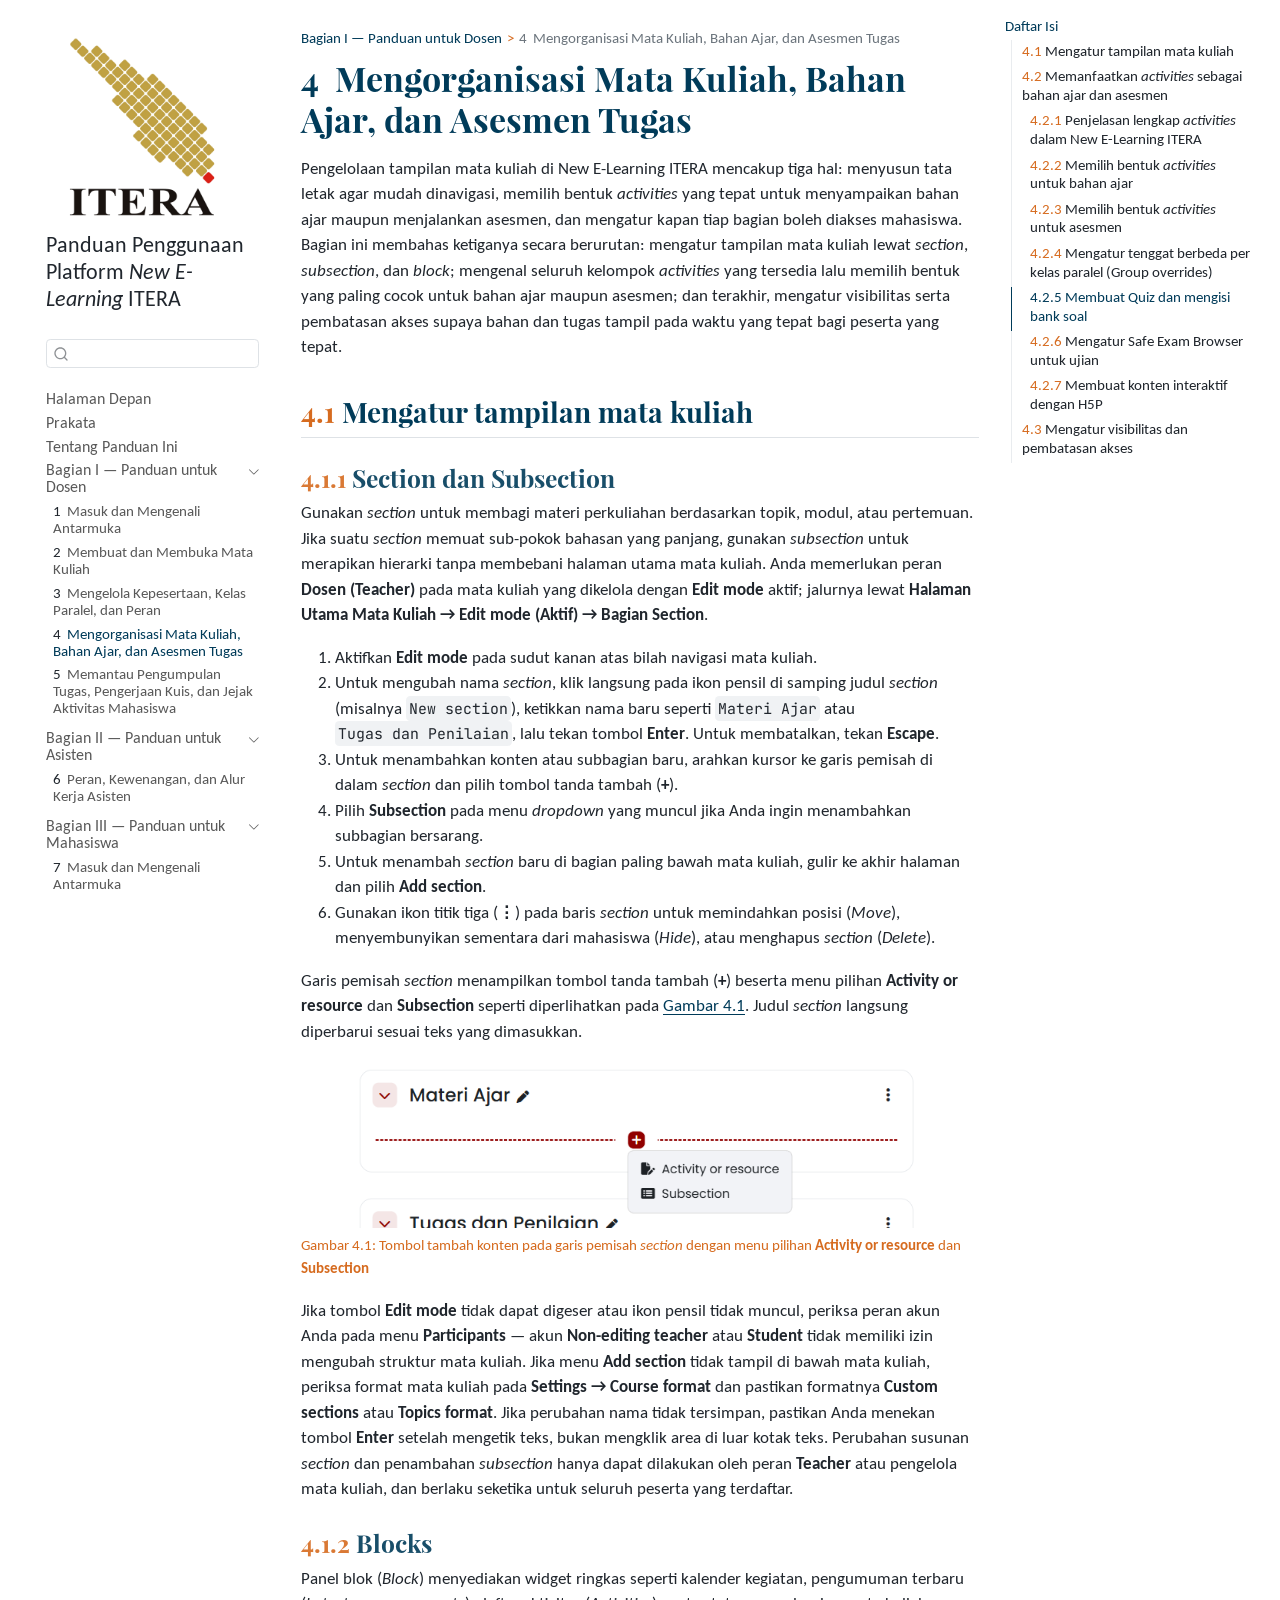
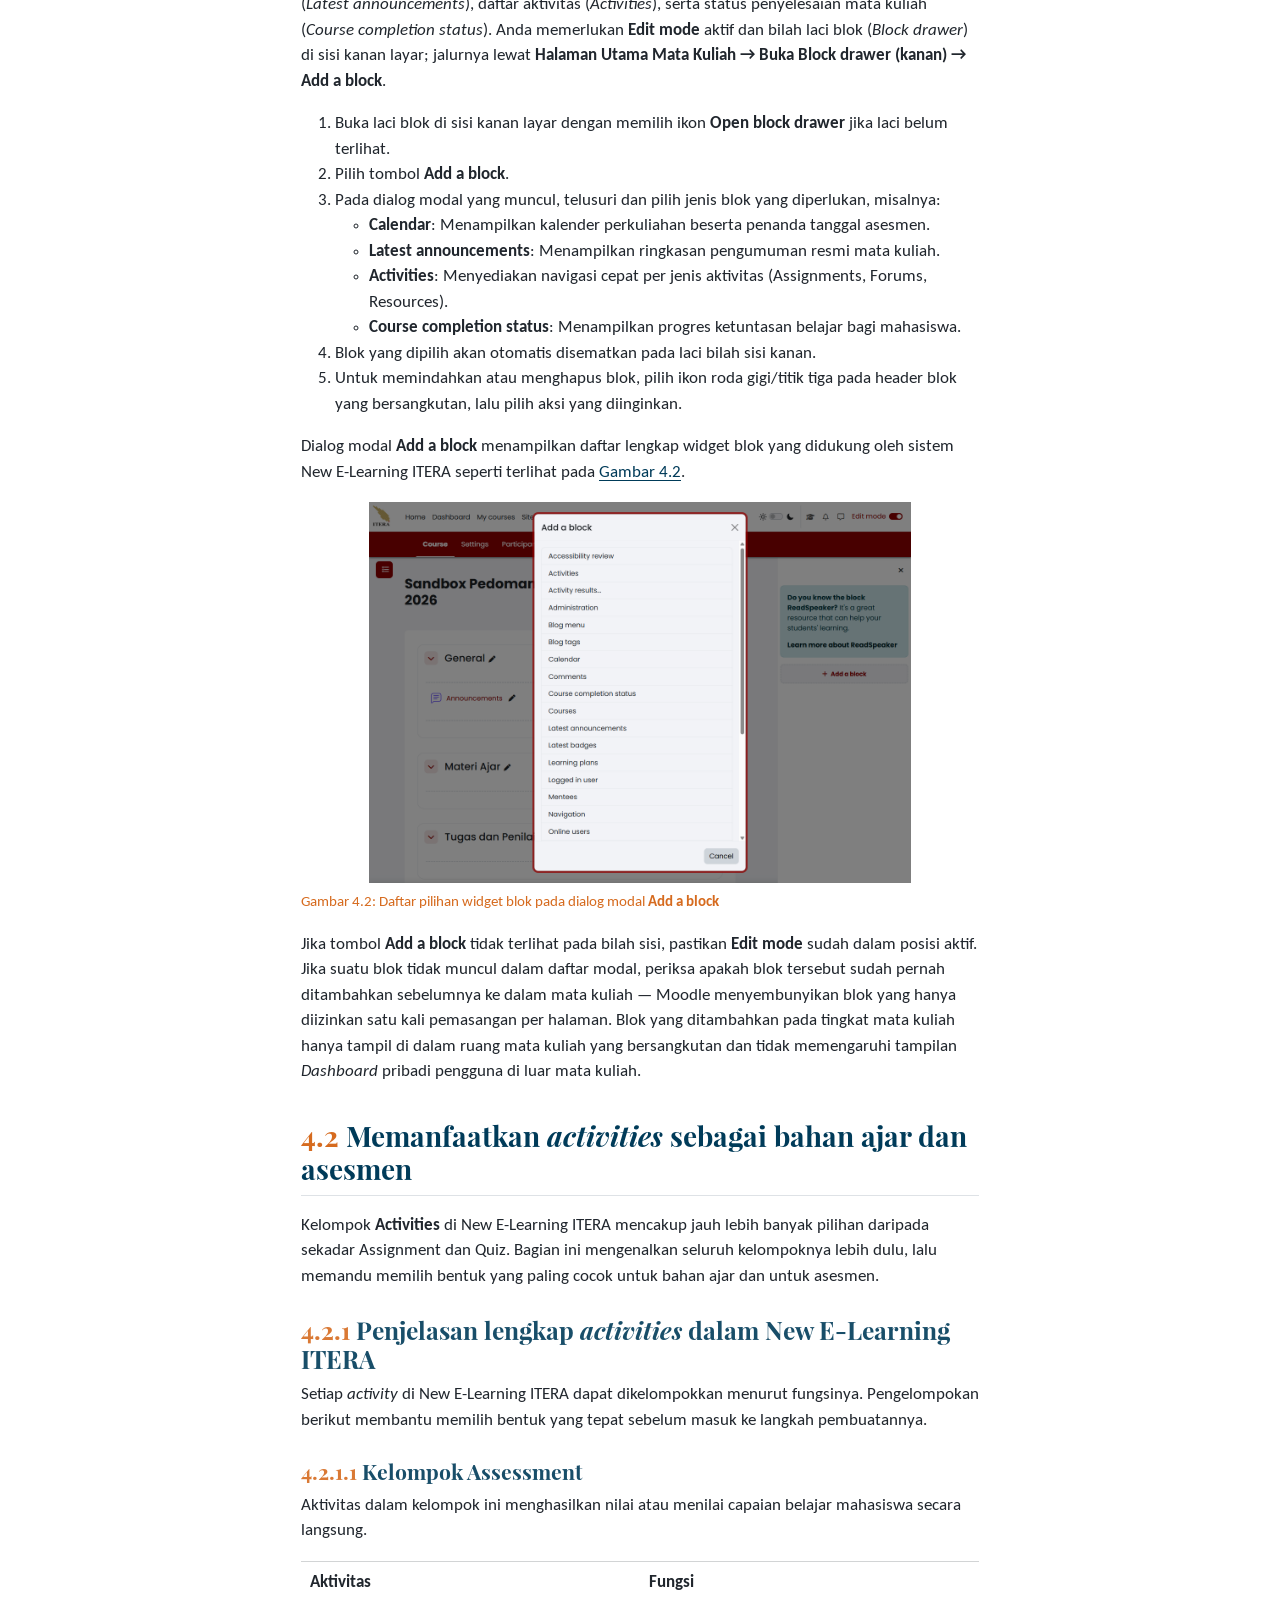
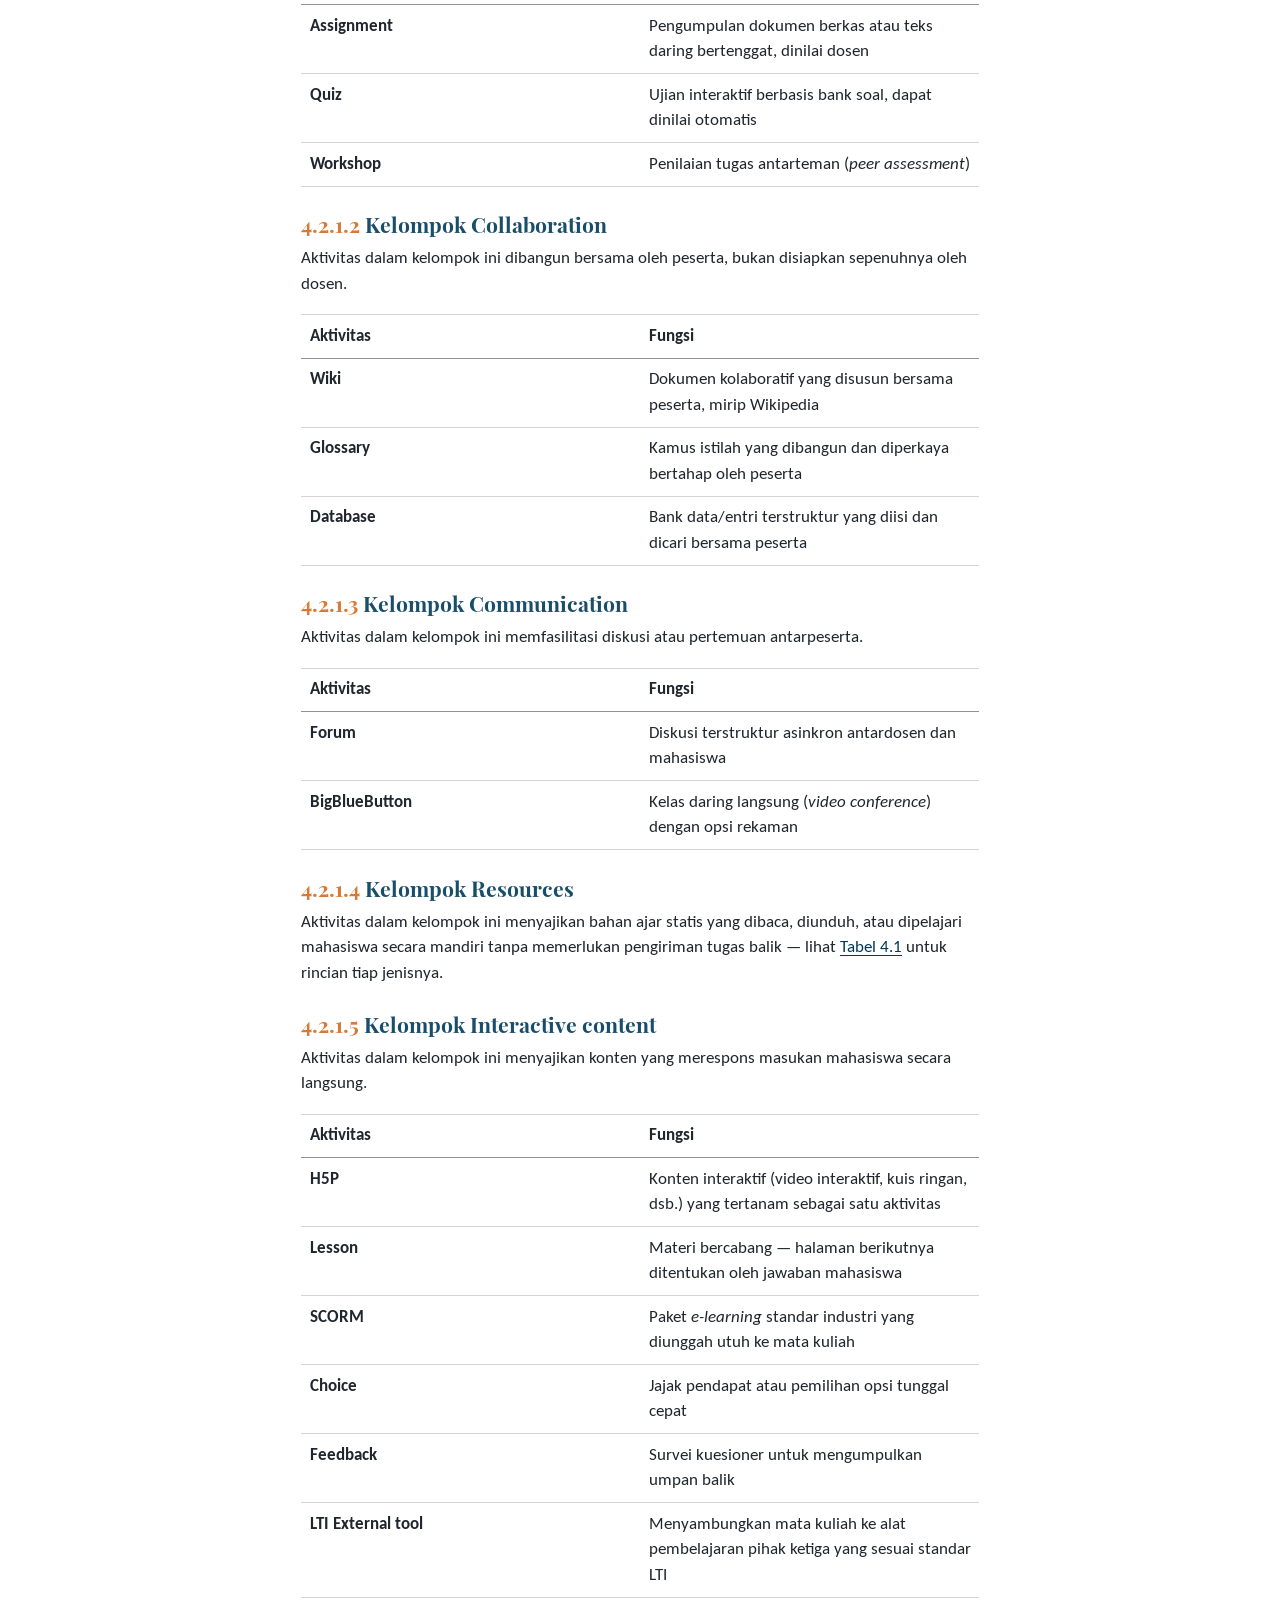
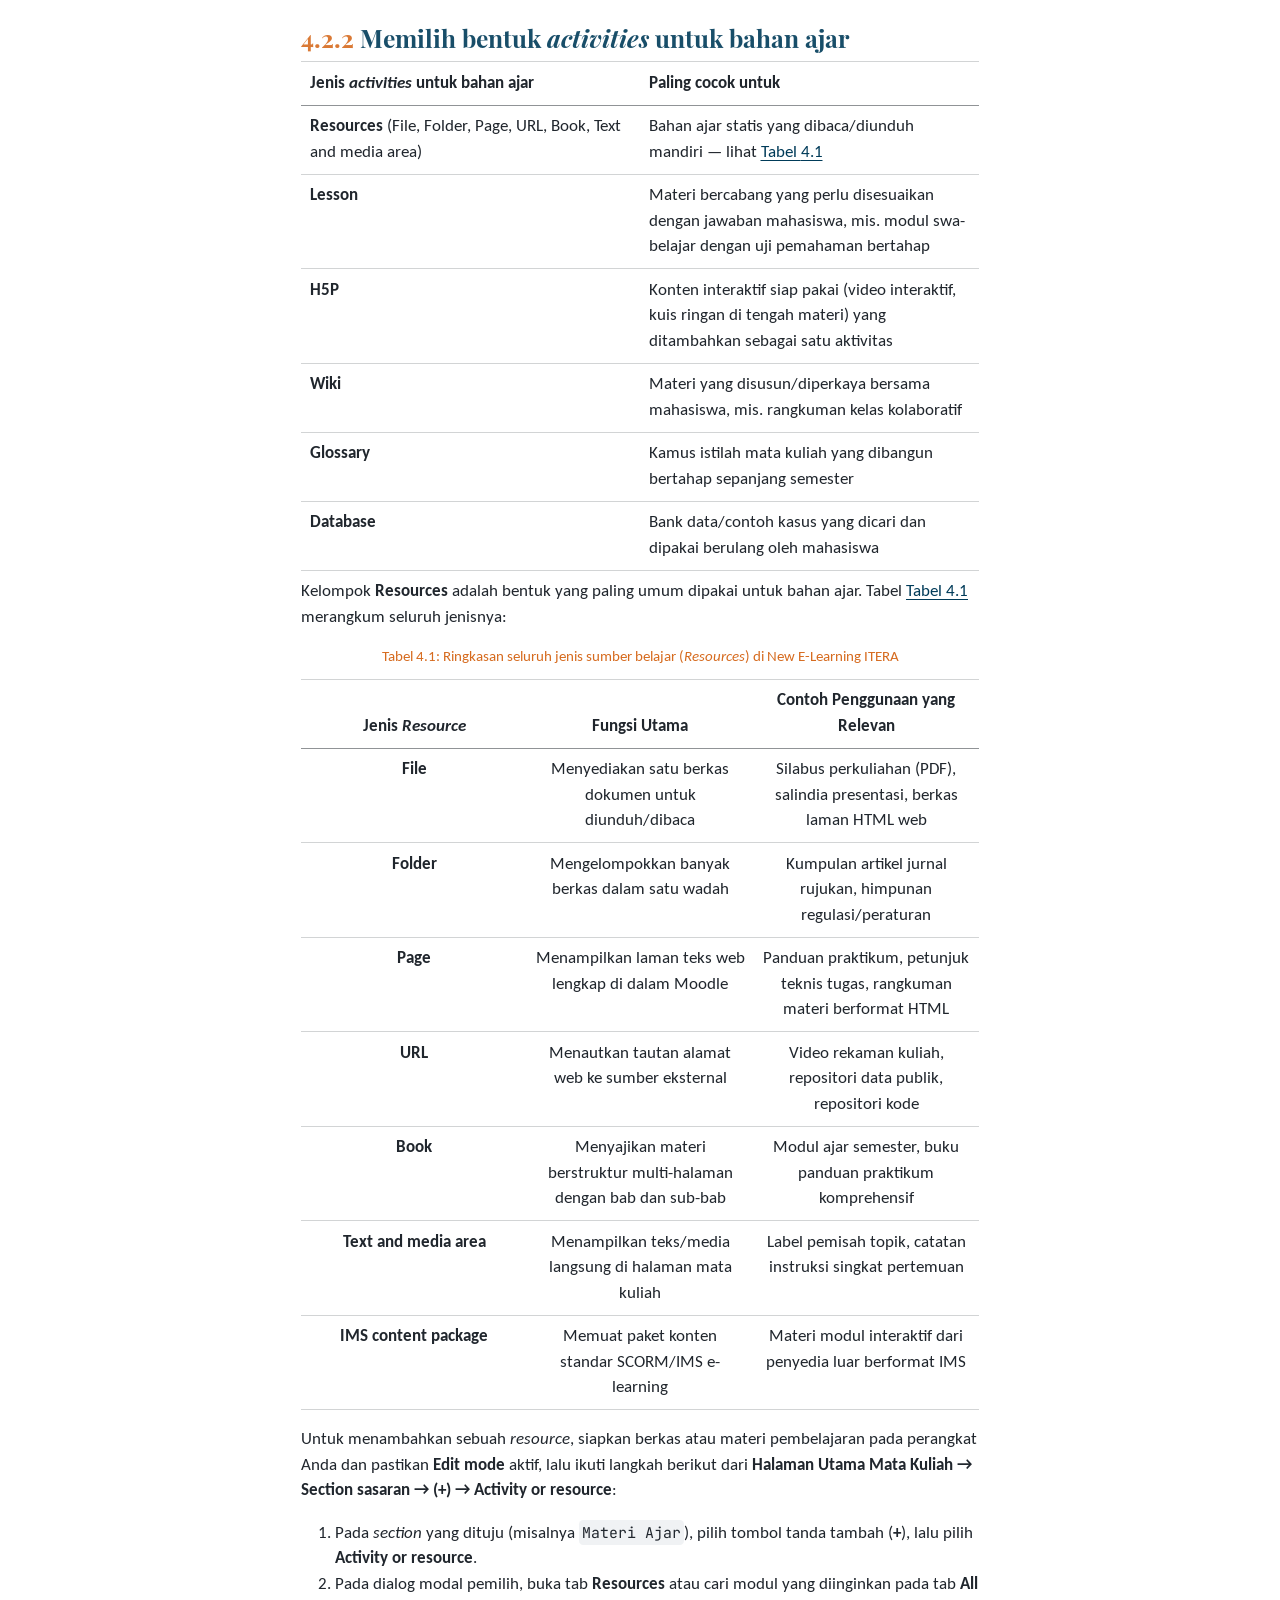
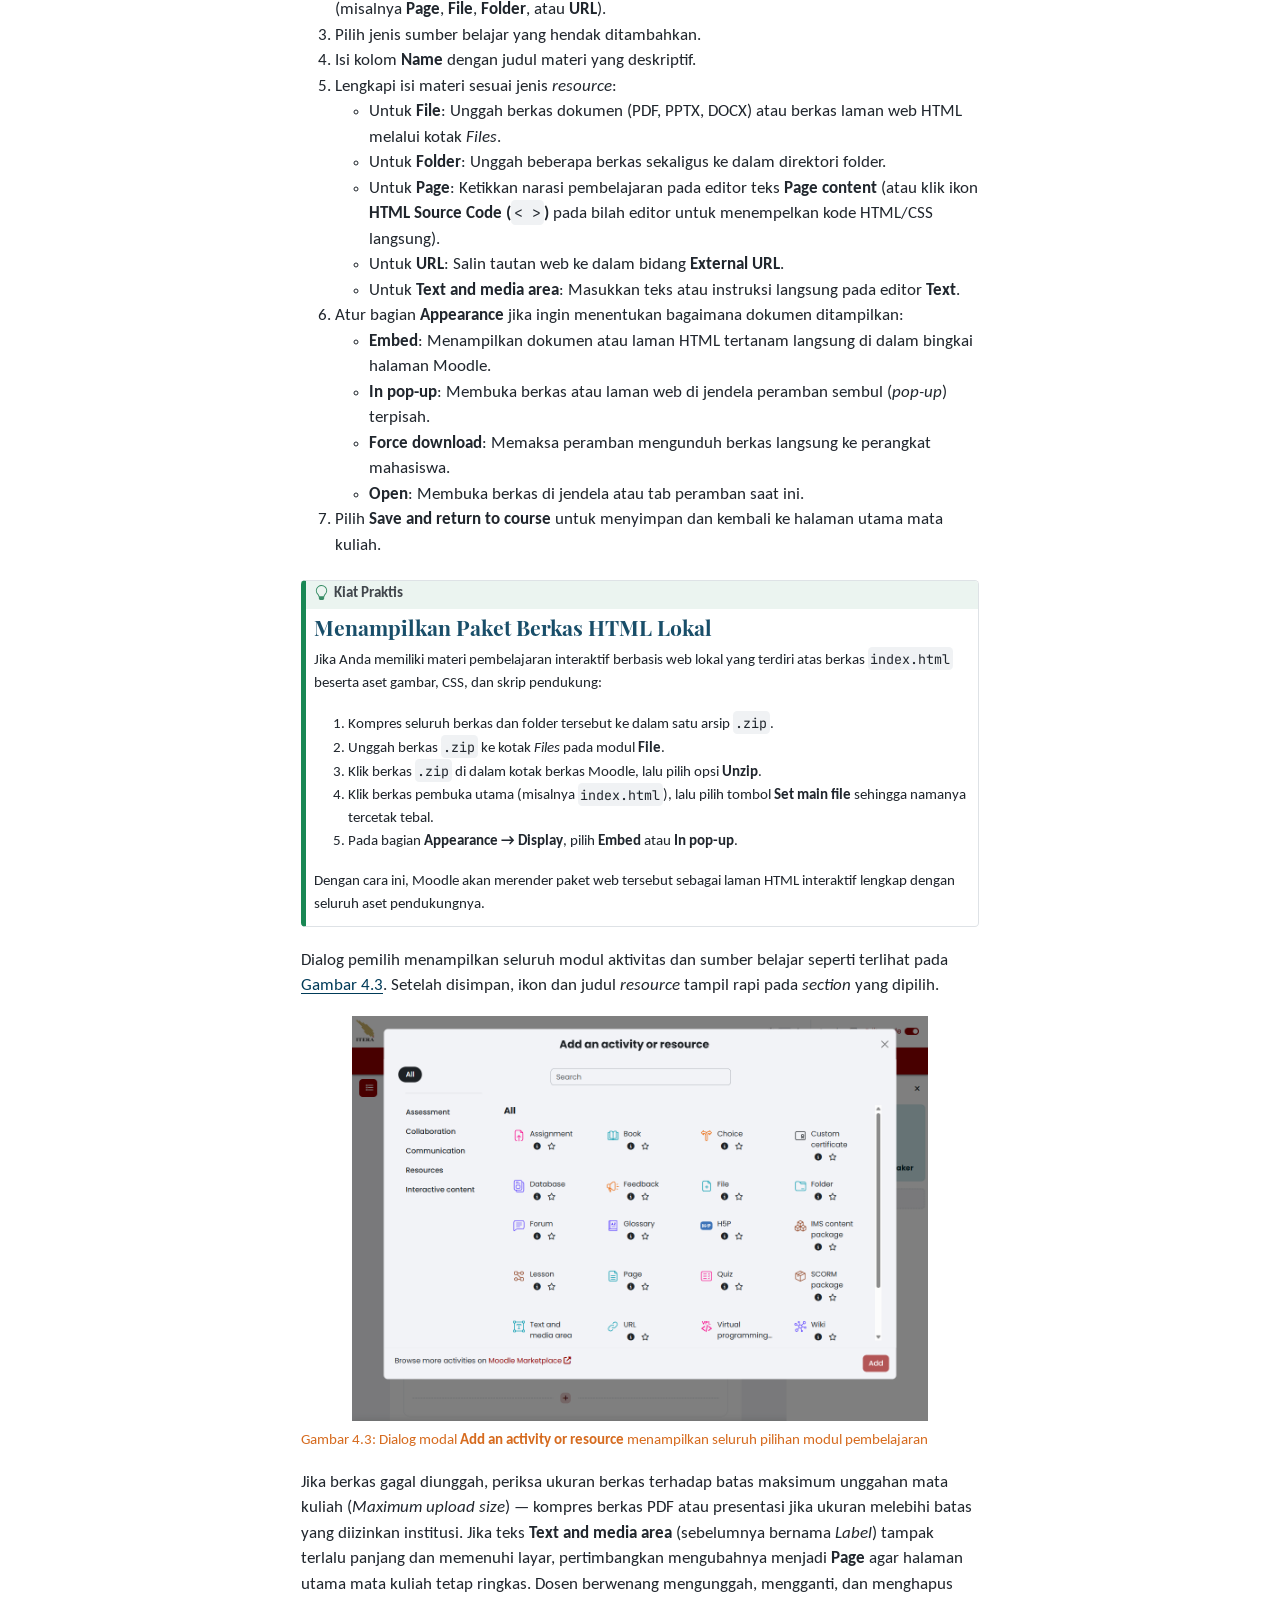
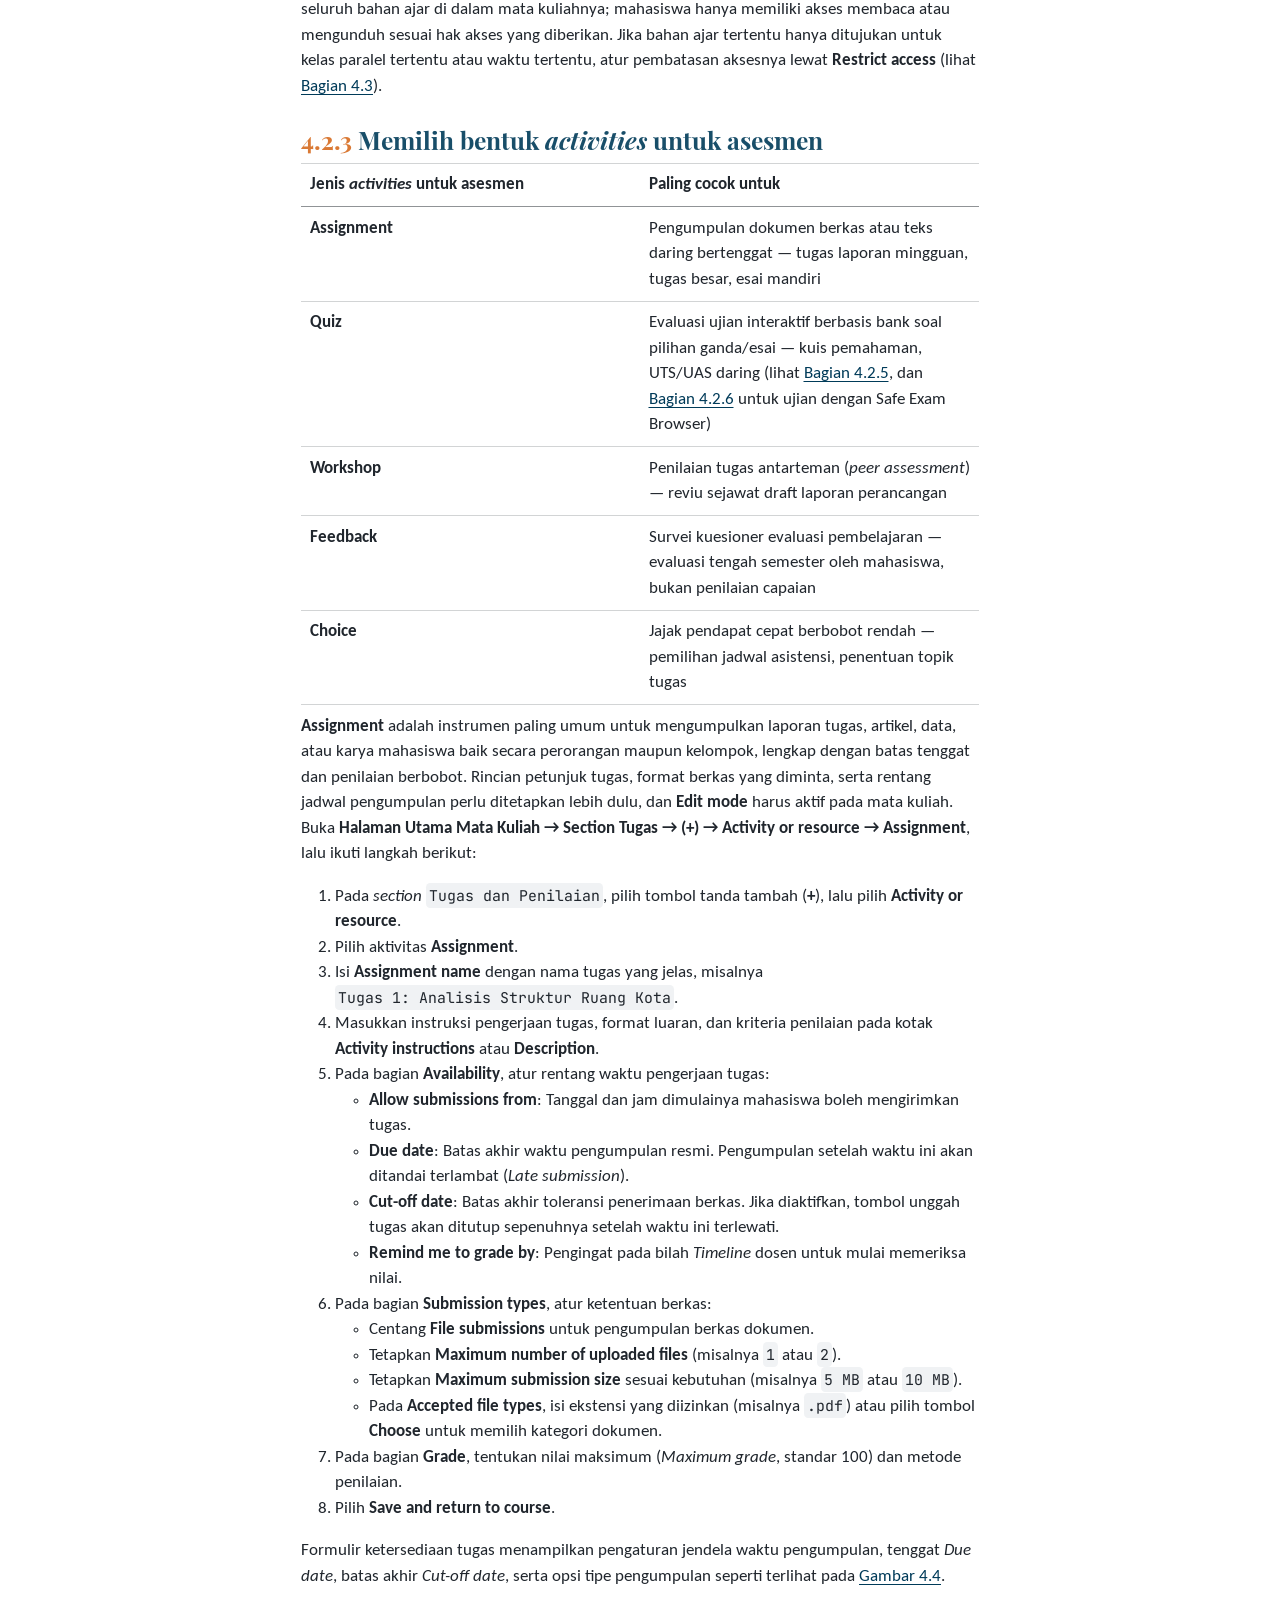
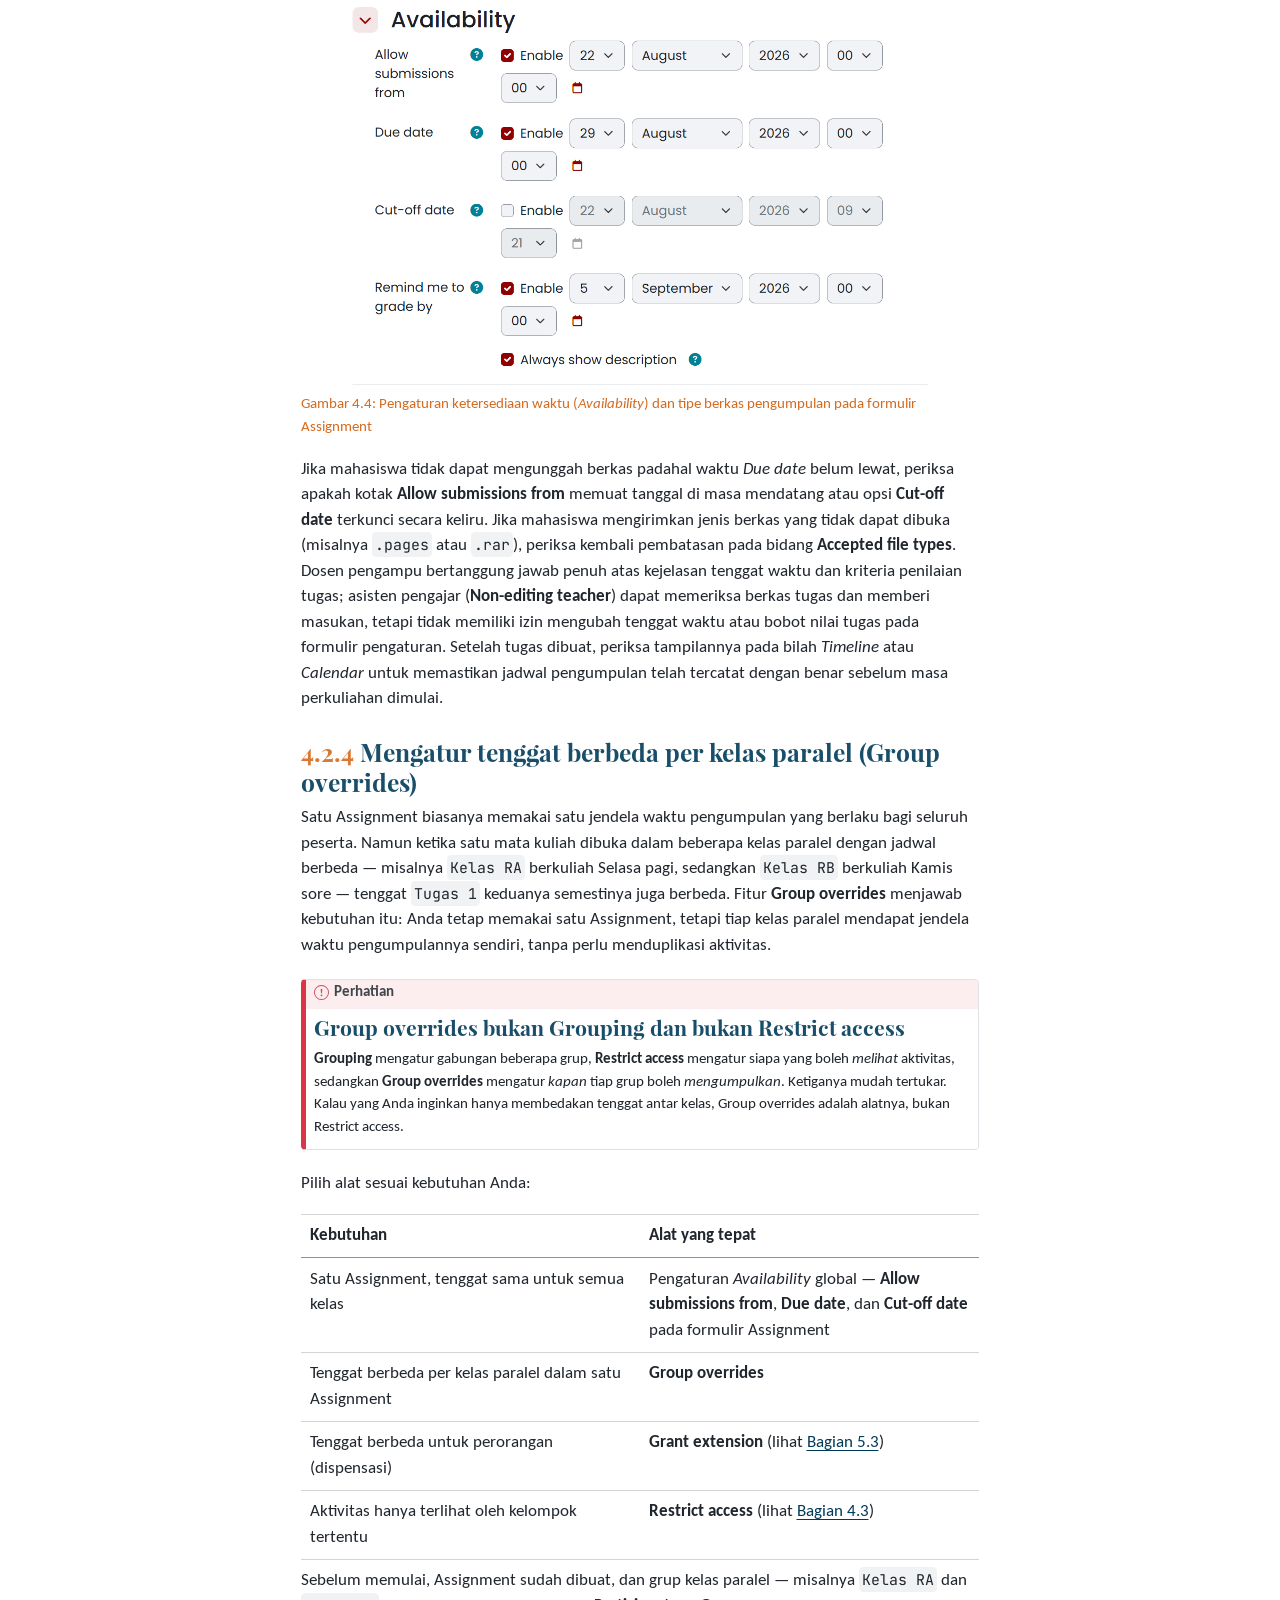
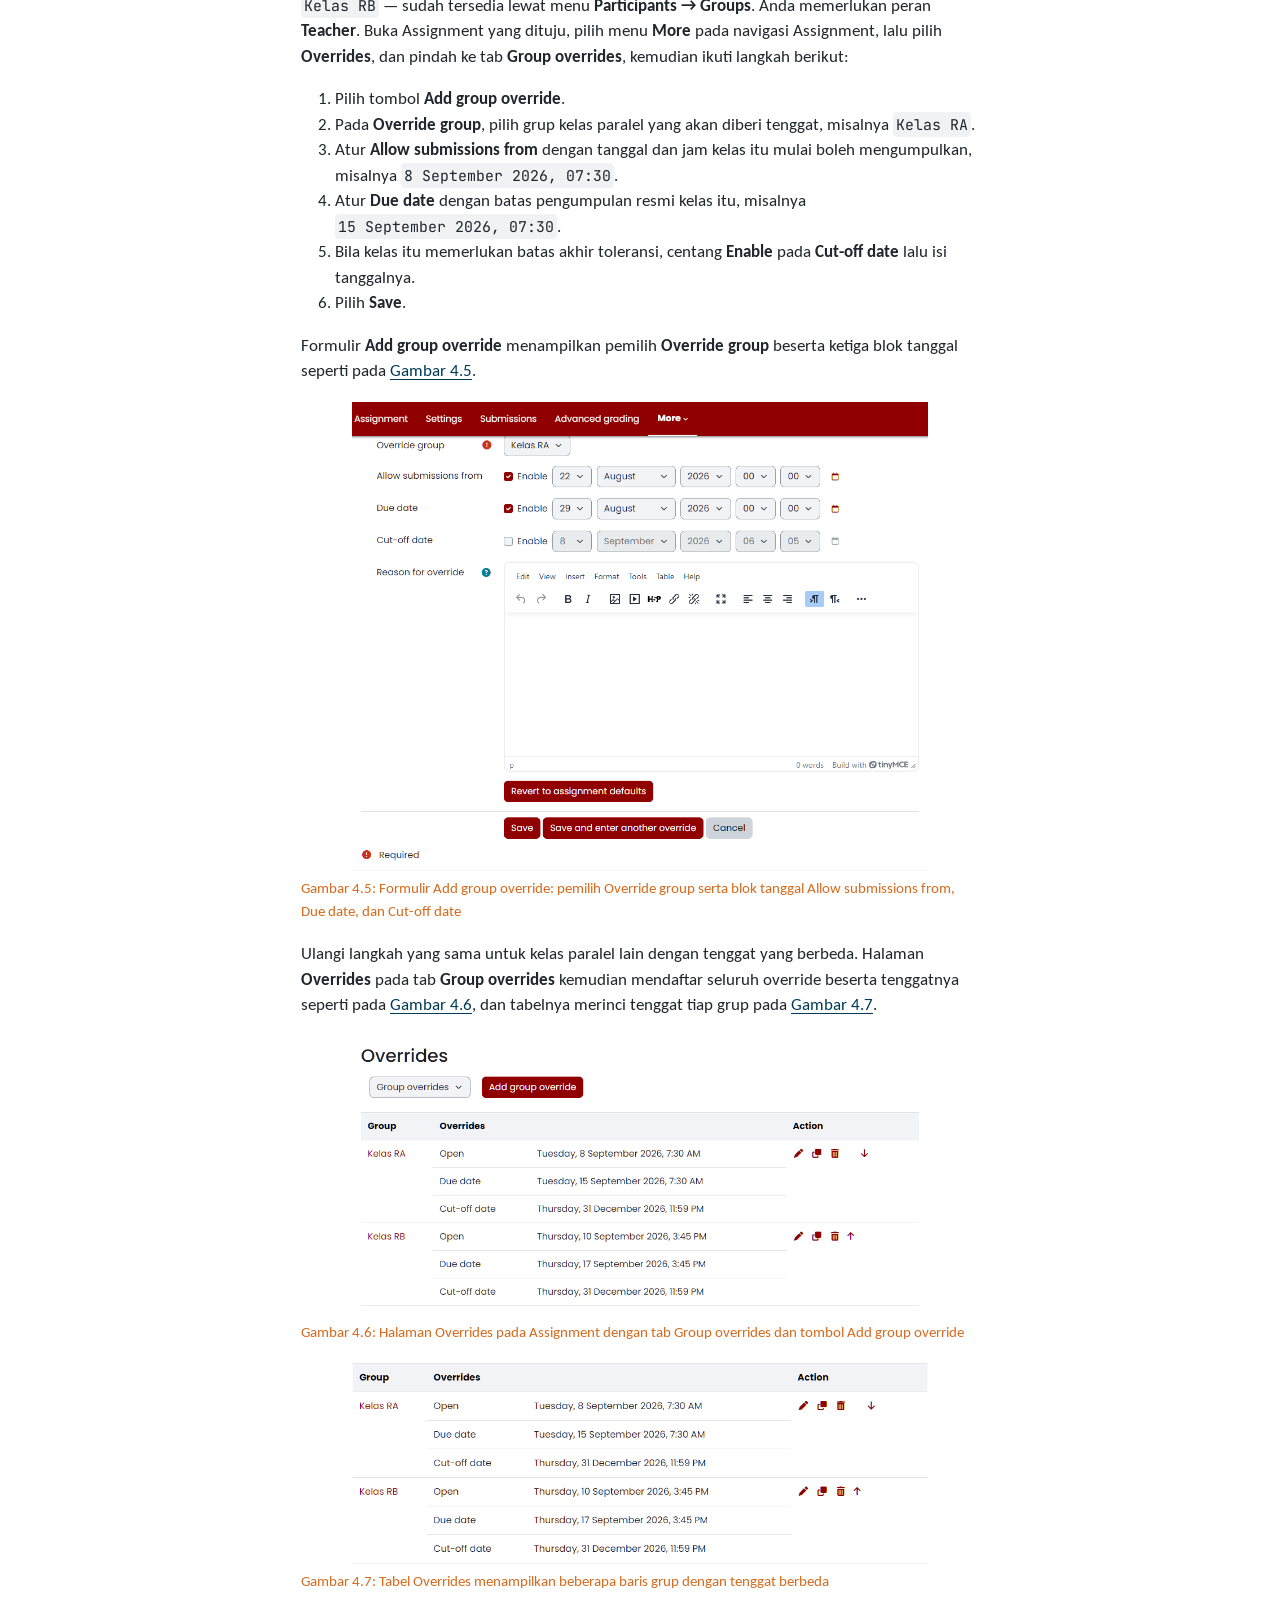
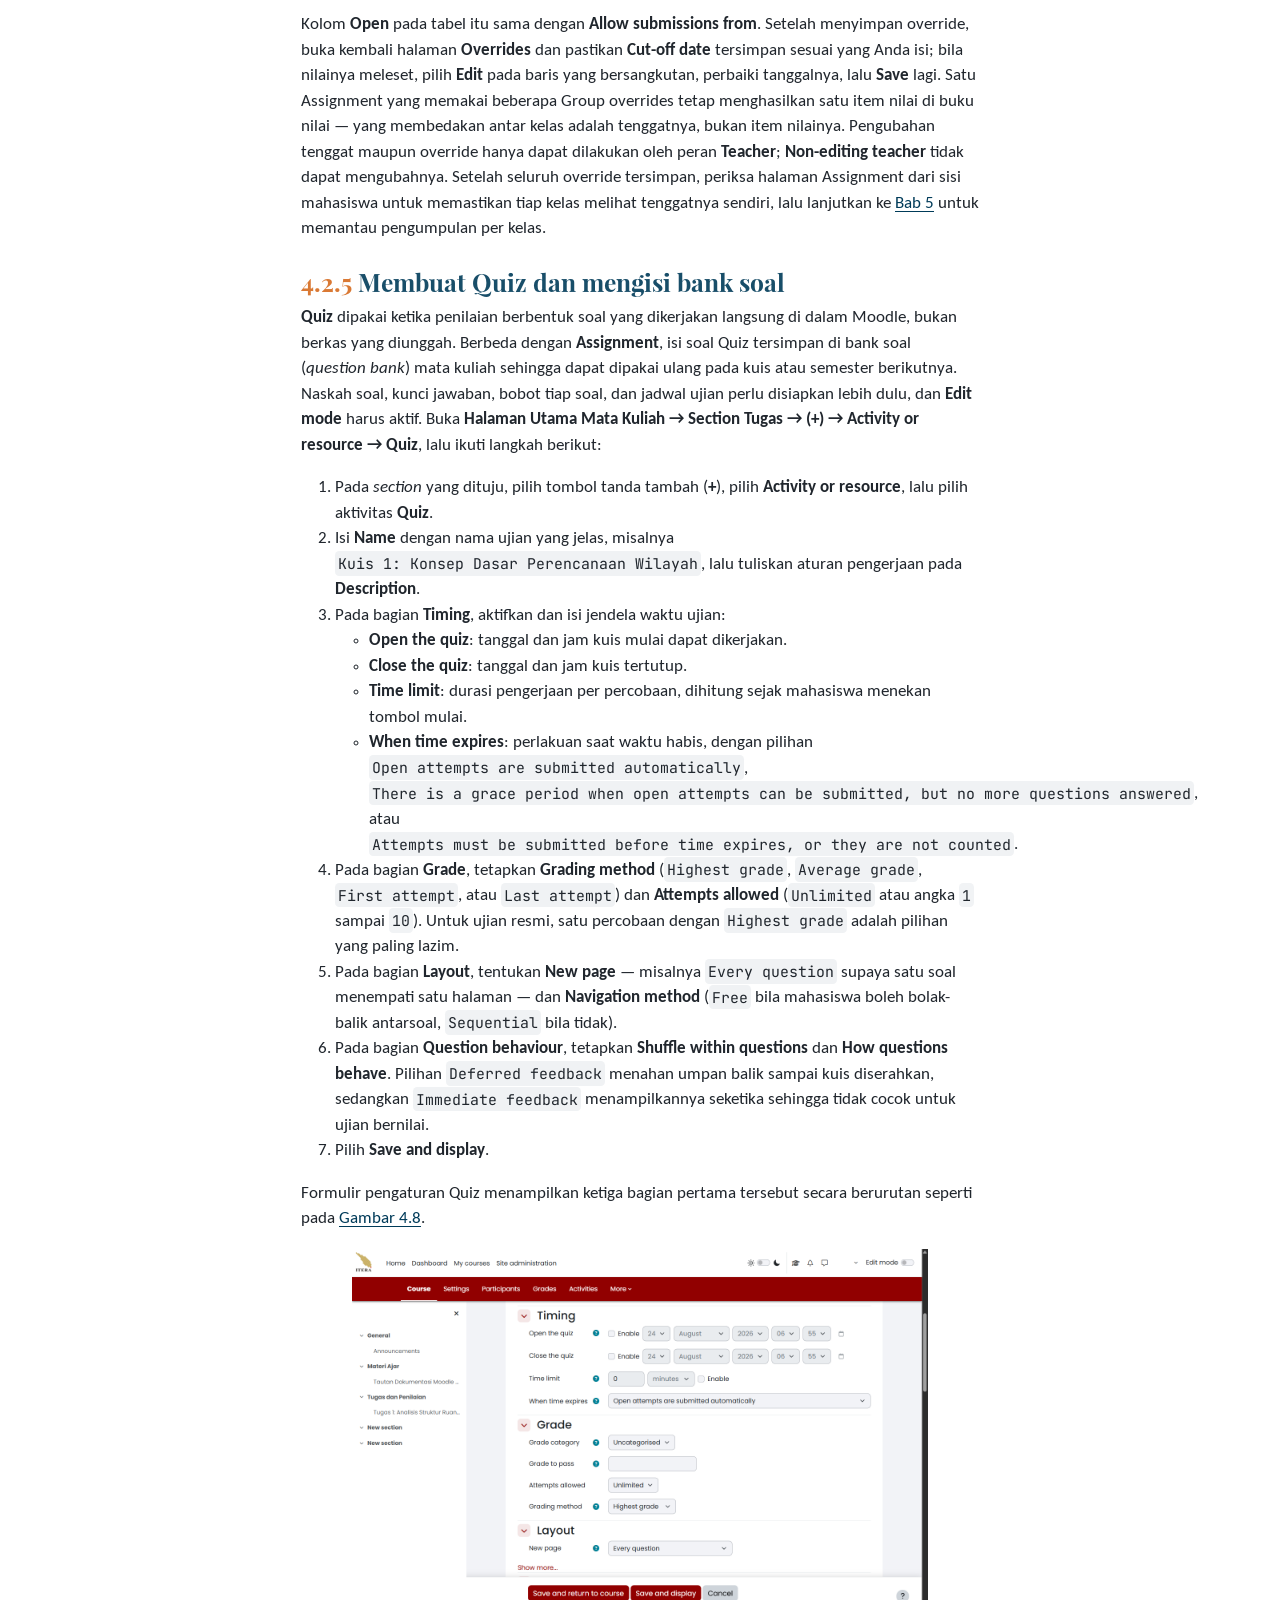
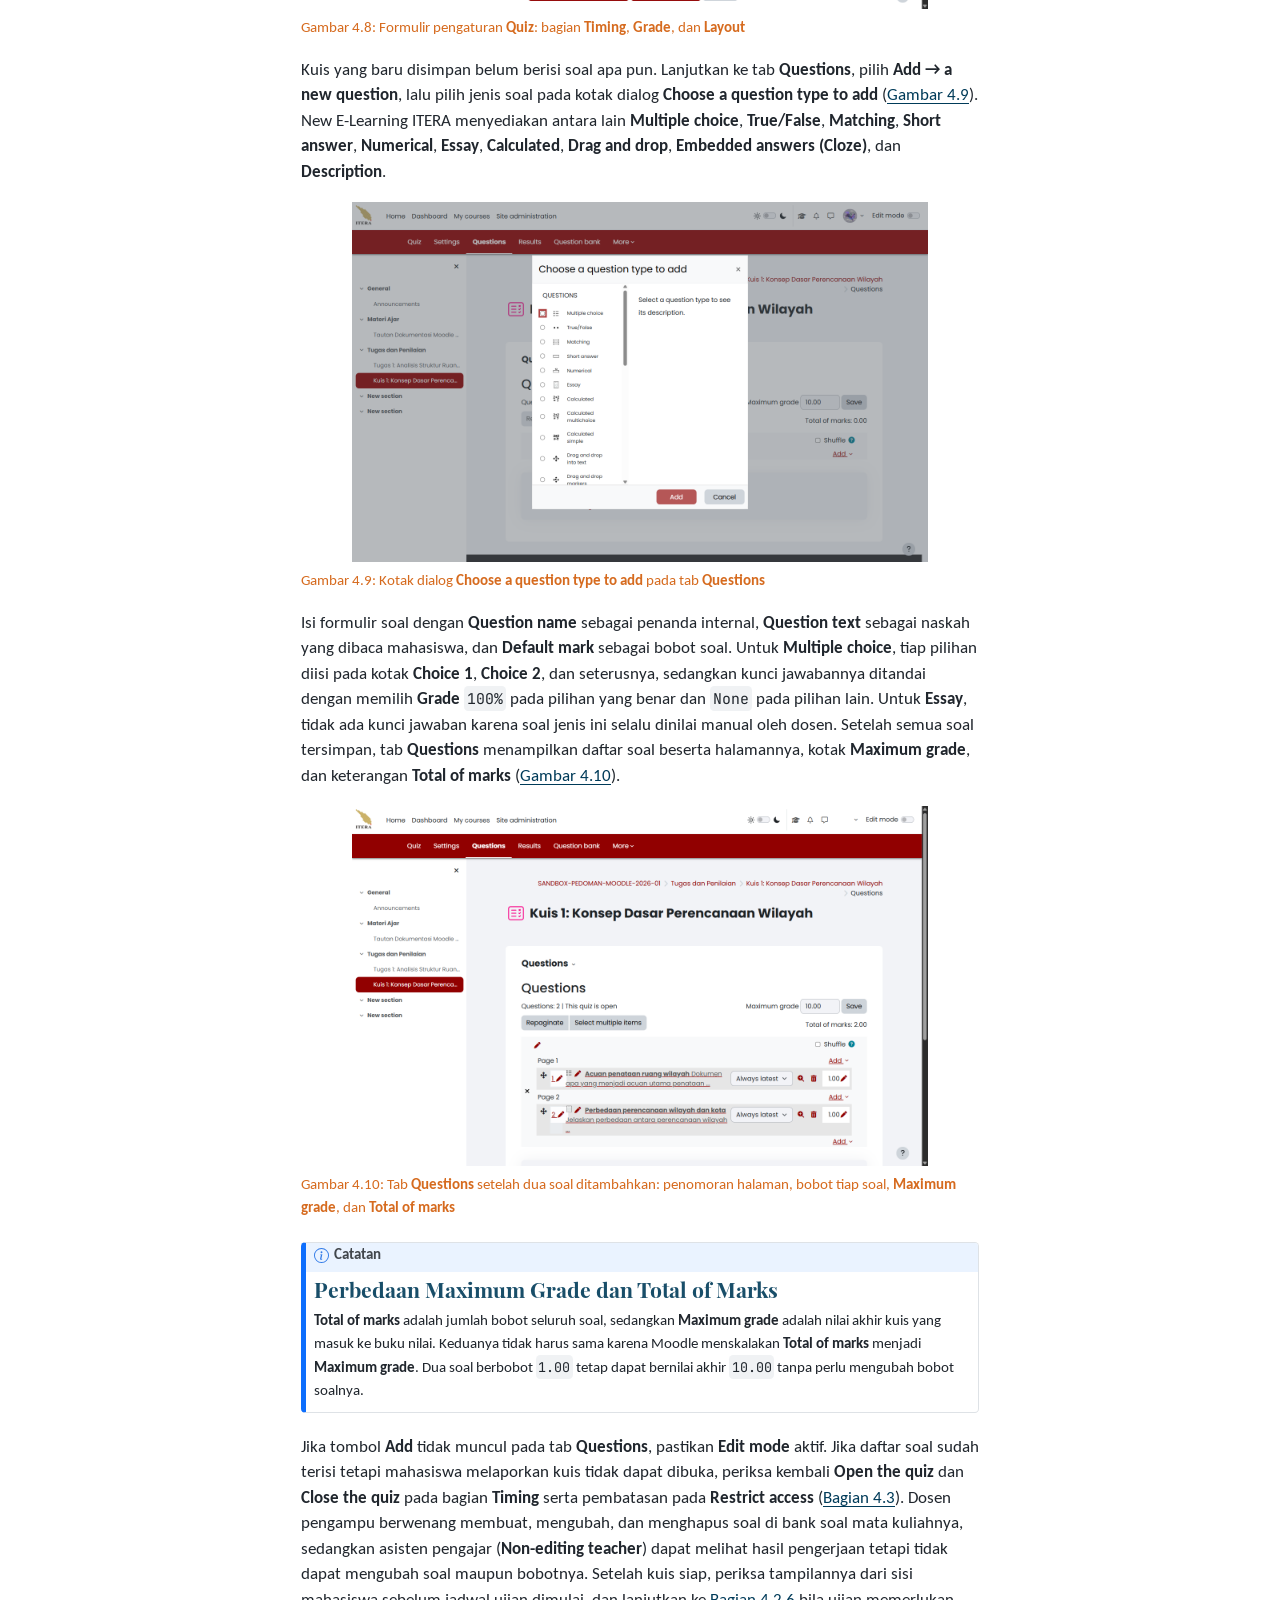
<file: docs/dosen/04-organisasi-materi-dan-asesmen.html>
<!DOCTYPE html>
<html xmlns="http://www.w3.org/1999/xhtml" lang="id" xml:lang="id"><head>

<meta charset="utf-8">
<meta name="generator" content="quarto-1.10.19">

<meta name="viewport" content="width=device-width, initial-scale=1.0, user-scalable=yes">


<title>4&nbsp; Mengorganisasi Mata Kuliah, Bahan Ajar, dan Asesmen Tugas – Panduan Penggunaan Platform *New E-Learning* ITERA</title>
<style>
/* Default styles provided by pandoc.
** See https://pandoc.org/MANUAL.html#variables-for-html for config info.
*/
span.smallcaps{font-variant: small-caps;}
div.columns{display: flex; gap: 1.5em;}
div.column{flex: auto;}
@media screen {
div.columns{gap: min(4vw, 1.5em);}
div.column{overflow-x: auto;}
}
div.hanging-indent{margin-left: 1.5em; text-indent: -1.5em;}
ul.task-list{list-style: none;}
ul.task-list li input[type="checkbox"] {
  width: 0.8em;
  margin: 0 0.8em 0.2em -1em; /* quarto-specific, see https://github.com/quarto-dev/quarto-cli/issues/4556 */ 
  vertical-align: middle;
}
</style>


<script src="../site_libs/quarto-nav/quarto-nav.js"></script>
<script src="../site_libs/quarto-nav/headroom.min.js"></script>
<script src="../site_libs/clipboard/clipboard.min.js"></script>
<script src="../site_libs/quarto-search/autocomplete.umd.js"></script>
<script src="../site_libs/quarto-search/fuse.min.js"></script>
<script src="../site_libs/quarto-search/quarto-search.js"></script>
<meta name="quarto:offset" content="../">
<link href="../dosen/05-pemantauan-dan-laporan.html" rel="next">
<link href="../dosen/03-kepesertaan-kelas-dan-peran.html" rel="prev">
<script src="../site_libs/quarto-html/quarto.js" type="module"></script>
<script src="../site_libs/quarto-html/tabsets/tabsets.js" type="module"></script>
<script src="../site_libs/quarto-html/popper.min.js"></script>
<script src="../site_libs/quarto-html/tippy.umd.min.js"></script>
<script src="../site_libs/quarto-html/anchor.min.js"></script>
<link href="../site_libs/quarto-html/tippy.css" rel="stylesheet">
<link href="../site_libs/quarto-html/quarto-syntax-highlighting-ee0d825c001f130fb265e92dcb17fa1f.css" rel="stylesheet" class="quarto-color-scheme" id="quarto-text-highlighting-styles">
<link href="../site_libs/quarto-html/quarto-syntax-highlighting-dark-86a2d7ae3330a5c8f2af512998a51a4c.css" rel="stylesheet" class="quarto-color-scheme quarto-color-alternate" id="quarto-text-highlighting-styles">
<link href="../site_libs/quarto-html/quarto-syntax-highlighting-ee0d825c001f130fb265e92dcb17fa1f.css" rel="stylesheet" class="quarto-color-scheme-extra" id="quarto-text-highlighting-styles">
<script src="../site_libs/bootstrap/bootstrap.min.js"></script>
<link href="../site_libs/bootstrap/bootstrap-icons.css" rel="stylesheet">
<link href="../site_libs/bootstrap/bootstrap-3ed409b4e100c8c12b97e3dce972414c.min.css" rel="stylesheet" append-hash="true" class="quarto-color-scheme" id="quarto-bootstrap" data-mode="light">
<link href="../site_libs/bootstrap/bootstrap-dark-3ed409b4e100c8c12b97e3dce972414c.min.css" rel="stylesheet" append-hash="true" class="quarto-color-scheme quarto-color-alternate" id="quarto-bootstrap" data-mode="light">
<link href="../site_libs/bootstrap/bootstrap-3ed409b4e100c8c12b97e3dce972414c.min.css" rel="stylesheet" append-hash="true" class="quarto-color-scheme-extra" id="quarto-bootstrap" data-mode="light">
<script id="quarto-search-options" type="application/json">{
  "location": "sidebar",
  "copy-button": false,
  "collapse-after": 3,
  "panel-placement": "start",
  "type": "textbox",
  "limit": 50,
  "keyboard-shortcut": [
    "f",
    "/",
    "s"
  ],
  "show-item-context": false,
  "language": {
    "search-no-results-text": "Tidak ada hasil",
    "search-matching-documents-text": "dokumen cocok",
    "search-copy-link-title": "Salin tautan untuk mencari",
    "search-hide-matches-text": "Sembunyikan kecocokan lainnya",
    "search-more-match-text": "kecocokan lainnya di dokumen ini",
    "search-more-matches-text": "kecocokan lainnya di dokumen ini",
    "search-clear-button-title": "Hapus",
    "search-text-placeholder": "",
    "search-detached-cancel-button-title": "Batal",
    "search-submit-button-title": "Kirim",
    "search-label": "Mencari"
  }
}</script>


<link rel="stylesheet" href="../_shared/laman.css">
</head>

<body class="nav-sidebar floating quarto-light">

<div id="quarto-search-results"></div>
  <header id="quarto-header" class="headroom fixed-top">
  <nav class="quarto-secondary-nav">
    <div class="container-fluid d-flex">
      <button type="button" class="quarto-btn-toggle btn" data-bs-toggle="collapse" role="button" data-bs-target=".quarto-sidebar-collapse-item" aria-controls="quarto-sidebar" aria-expanded="false" aria-label="Alihkan bilah sisi" onclick="if (window.quartoToggleHeadroom) { window.quartoToggleHeadroom(); }">
        <i class="bi bi-layout-text-sidebar-reverse"></i>
      </button>
        <nav class="quarto-page-breadcrumbs" aria-label="breadcrumb"><ol class="breadcrumb"><li class="breadcrumb-item"><a href="../dosen/01-login-orientasi.html">Bagian I — Panduan untuk Dosen</a></li><li class="breadcrumb-item"><a href="../dosen/04-organisasi-materi-dan-asesmen.html"><span class="chapter-number">4</span>&nbsp; <span class="chapter-title">Mengorganisasi Mata Kuliah, Bahan Ajar, dan Asesmen Tugas</span></a></li></ol></nav>
        <a class="flex-grow-1" role="navigation" data-bs-toggle="collapse" data-bs-target=".quarto-sidebar-collapse-item" aria-controls="quarto-sidebar" aria-expanded="false" aria-label="Alihkan bilah sisi" onclick="if (window.quartoToggleHeadroom) { window.quartoToggleHeadroom(); }">      
        </a>
      <button type="button" class="btn quarto-search-button" aria-label="Mencari" onclick="window.quartoOpenSearch();">
        <i class="bi bi-search"></i>
      </button>
    </div>
  </nav>
</header>
<!-- content -->
<div id="quarto-content" class="quarto-container page-columns page-rows-contents page-layout-article">
<!-- sidebar -->
  <nav id="quarto-sidebar" class="sidebar collapse collapse-horizontal quarto-sidebar-collapse-item sidebar-navigation floating overflow-auto">
    <div class="pt-lg-2 mt-2 text-left sidebar-header sidebar-header-stacked">
      <a href="../index.html" class="sidebar-logo-link">
      <img src="../assets/images/logo-itera.png" alt="" class="sidebar-logo light-content py-0 d-lg-inline d-none">
      <img src="../assets/images/logo-itera.png" alt="" class="sidebar-logo dark-content py-0 d-lg-inline d-none">
      </a>
    <div class="sidebar-title mb-0 py-0">
      <a href="../">Panduan Penggunaan Platform <em>New E-Learning</em> ITERA</a> 
    </div>
      </div>
        <div class="mt-2 flex-shrink-0 align-items-center">
        <div class="sidebar-search">
        <div id="quarto-search" class="" title="Mencari"></div>
        </div>
        </div>
    <div class="sidebar-menu-container"> 
    <ul class="list-unstyled mt-1">
        <li class="sidebar-item">
  <div class="sidebar-item-container"> 
  <a href="../index.html" class="sidebar-item-text sidebar-link">
 <span class="menu-text">Halaman Depan</span></a>
  </div>
</li>
        <li class="sidebar-item">
  <div class="sidebar-item-container"> 
  <a href="../prakata.html" class="sidebar-item-text sidebar-link">
 <span class="menu-text">Prakata</span></a>
  </div>
</li>
        <li class="sidebar-item">
  <div class="sidebar-item-container"> 
  <a href="../tentang-panduan.html" class="sidebar-item-text sidebar-link">
 <span class="menu-text">Tentang Panduan Ini</span></a>
  </div>
</li>
        <li class="sidebar-item sidebar-item-section">
      <div class="sidebar-item-container"> 
            <a class="sidebar-item-text sidebar-link text-start" data-bs-toggle="collapse" data-bs-target="#quarto-sidebar-section-1" role="navigation" aria-expanded="true">
 <span class="menu-text">Bagian I — Panduan untuk Dosen</span></a>
          <a class="sidebar-item-toggle text-start" data-bs-toggle="collapse" data-bs-target="#quarto-sidebar-section-1" role="navigation" aria-expanded="true" aria-label="Alihkan bagian">
            <i class="bi bi-chevron-right ms-2"></i>
          </a> 
      </div>
      <ul id="quarto-sidebar-section-1" class="collapse list-unstyled sidebar-section depth1 show">  
          <li class="sidebar-item">
  <div class="sidebar-item-container"> 
  <a href="../dosen/01-login-orientasi.html" class="sidebar-item-text sidebar-link">
 <span class="menu-text"><span class="chapter-number">1</span>&nbsp; <span class="chapter-title">Masuk dan Mengenali Antarmuka</span></span></a>
  </div>
</li>
          <li class="sidebar-item">
  <div class="sidebar-item-container"> 
  <a href="../dosen/02-mata-kuliah.html" class="sidebar-item-text sidebar-link">
 <span class="menu-text"><span class="chapter-number">2</span>&nbsp; <span class="chapter-title">Membuat dan Membuka Mata Kuliah</span></span></a>
  </div>
</li>
          <li class="sidebar-item">
  <div class="sidebar-item-container"> 
  <a href="../dosen/03-kepesertaan-kelas-dan-peran.html" class="sidebar-item-text sidebar-link">
 <span class="menu-text"><span class="chapter-number">3</span>&nbsp; <span class="chapter-title">Mengelola Kepesertaan, Kelas Paralel, dan Peran</span></span></a>
  </div>
</li>
          <li class="sidebar-item">
  <div class="sidebar-item-container"> 
  <a href="../dosen/04-organisasi-materi-dan-asesmen.html" class="sidebar-item-text sidebar-link active">
 <span class="menu-text"><span class="chapter-number">4</span>&nbsp; <span class="chapter-title">Mengorganisasi Mata Kuliah, Bahan Ajar, dan Asesmen Tugas</span></span></a>
  </div>
</li>
          <li class="sidebar-item">
  <div class="sidebar-item-container"> 
  <a href="../dosen/05-pemantauan-dan-laporan.html" class="sidebar-item-text sidebar-link">
 <span class="menu-text"><span class="chapter-number">5</span>&nbsp; <span class="chapter-title">Memantau Pengumpulan Tugas, Pengerjaan Kuis, dan Jejak Aktivitas Mahasiswa</span></span></a>
  </div>
</li>
      </ul>
  </li>
        <li class="sidebar-item sidebar-item-section">
      <div class="sidebar-item-container"> 
            <a class="sidebar-item-text sidebar-link text-start" data-bs-toggle="collapse" data-bs-target="#quarto-sidebar-section-2" role="navigation" aria-expanded="true">
 <span class="menu-text">Bagian II — Panduan untuk Asisten</span></a>
          <a class="sidebar-item-toggle text-start" data-bs-toggle="collapse" data-bs-target="#quarto-sidebar-section-2" role="navigation" aria-expanded="true" aria-label="Alihkan bagian">
            <i class="bi bi-chevron-right ms-2"></i>
          </a> 
      </div>
      <ul id="quarto-sidebar-section-2" class="collapse list-unstyled sidebar-section depth1 show">  
          <li class="sidebar-item">
  <div class="sidebar-item-container"> 
  <a href="../asisten/01-kewenangan-dan-alur-kerja.html" class="sidebar-item-text sidebar-link">
 <span class="menu-text"><span class="chapter-number">6</span>&nbsp; <span class="chapter-title">Peran, Kewenangan, dan Alur Kerja Asisten</span></span></a>
  </div>
</li>
      </ul>
  </li>
        <li class="sidebar-item sidebar-item-section">
      <div class="sidebar-item-container"> 
            <a class="sidebar-item-text sidebar-link text-start" data-bs-toggle="collapse" data-bs-target="#quarto-sidebar-section-3" role="navigation" aria-expanded="true">
 <span class="menu-text">Bagian III — Panduan untuk Mahasiswa</span></a>
          <a class="sidebar-item-toggle text-start" data-bs-toggle="collapse" data-bs-target="#quarto-sidebar-section-3" role="navigation" aria-expanded="true" aria-label="Alihkan bagian">
            <i class="bi bi-chevron-right ms-2"></i>
          </a> 
      </div>
      <ul id="quarto-sidebar-section-3" class="collapse list-unstyled sidebar-section depth1 show">  
          <li class="sidebar-item">
  <div class="sidebar-item-container"> 
  <a href="../mahasiswa/login-dan-orientasi.html" class="sidebar-item-text sidebar-link">
 <span class="menu-text"><span class="chapter-number">7</span>&nbsp; <span class="chapter-title">Masuk dan Mengenali Antarmuka</span></span></a>
  </div>
</li>
          <li class="sidebar-item">
  <div class="sidebar-item-container"> 
  <a href="../mahasiswa/bergabung-dan-kelompok.html" class="sidebar-item-text sidebar-link">
 <span class="menu-text"><span class="chapter-number">8</span>&nbsp; <span class="chapter-title">Bergabung ke Mata Kuliah dan Kelompok</span></span></a>
  </div>
</li>
          <li class="sidebar-item">
  <div class="sidebar-item-container"> 
  <a href="../mahasiswa/materi-dan-aktivitas.html" class="sidebar-item-text sidebar-link">
 <span class="menu-text"><span class="chapter-number">9</span>&nbsp; <span class="chapter-title">Mengenal Bahan Ajar dan Menyiapkan Tugas</span></span></a>
  </div>
</li>
          <li class="sidebar-item">
  <div class="sidebar-item-container"> 
  <a href="../mahasiswa/pengumpulan-tugas.html" class="sidebar-item-text sidebar-link">
 <span class="menu-text"><span class="chapter-number">10</span>&nbsp; <span class="chapter-title">Mengumpulkan Tugas dan Mengerjakan Kuis</span></span></a>
  </div>
</li>
      </ul>
  </li>
    </ul>
    </div>
</nav>
<div id="quarto-sidebar-glass" class="quarto-sidebar-collapse-item" data-bs-toggle="collapse" data-bs-target=".quarto-sidebar-collapse-item"></div>
<!-- margin-sidebar -->
    <div id="quarto-margin-sidebar" class="sidebar margin-sidebar">
        <nav id="TOC" role="doc-toc" class="toc-active">
    <h2 id="toc-title">Daftar Isi</h2>
   
  <ul>
  <li><a href="#sec-dosen-tampilan-kursus" id="toc-sec-dosen-tampilan-kursus" class="nav-link active" data-scroll-target="#sec-dosen-tampilan-kursus"><span class="header-section-number">4.1</span> Mengatur tampilan mata kuliah</a>
  <ul class="collapse">
  <li><a href="#sec-dosen-section-subsection" id="toc-sec-dosen-section-subsection" class="nav-link" data-scroll-target="#sec-dosen-section-subsection"><span class="header-section-number">4.1.1</span> Section dan Subsection</a></li>
  <li><a href="#sec-dosen-panel-block" id="toc-sec-dosen-panel-block" class="nav-link" data-scroll-target="#sec-dosen-panel-block"><span class="header-section-number">4.1.2</span> Blocks</a></li>
  </ul></li>
  <li><a href="#sec-dosen-activities" id="toc-sec-dosen-activities" class="nav-link" data-scroll-target="#sec-dosen-activities"><span class="header-section-number">4.2</span> Memanfaatkan <em>activities</em> sebagai bahan ajar dan asesmen</a>
  <ul class="collapse">
  <li><a href="#sec-dosen-taksonomi-activities" id="toc-sec-dosen-taksonomi-activities" class="nav-link" data-scroll-target="#sec-dosen-taksonomi-activities"><span class="header-section-number">4.2.1</span> Penjelasan lengkap <em>activities</em> dalam New E-Learning ITERA</a></li>
  <li><a href="#sec-dosen-pilih-activities-bahan-ajar" id="toc-sec-dosen-pilih-activities-bahan-ajar" class="nav-link" data-scroll-target="#sec-dosen-pilih-activities-bahan-ajar"><span class="header-section-number">4.2.2</span> Memilih bentuk <em>activities</em> untuk bahan ajar</a></li>
  <li><a href="#sec-dosen-pilih-activities-asesmen" id="toc-sec-dosen-pilih-activities-asesmen" class="nav-link" data-scroll-target="#sec-dosen-pilih-activities-asesmen"><span class="header-section-number">4.2.3</span> Memilih bentuk <em>activities</em> untuk asesmen</a></li>
  <li><a href="#sec-dosen-group-overrides" id="toc-sec-dosen-group-overrides" class="nav-link" data-scroll-target="#sec-dosen-group-overrides"><span class="header-section-number">4.2.4</span> Mengatur tenggat berbeda per kelas paralel (Group overrides)</a></li>
  <li><a href="#sec-dosen-quiz" id="toc-sec-dosen-quiz" class="nav-link" data-scroll-target="#sec-dosen-quiz"><span class="header-section-number">4.2.5</span> Membuat Quiz dan mengisi bank soal</a></li>
  <li><a href="#sec-dosen-seb" id="toc-sec-dosen-seb" class="nav-link" data-scroll-target="#sec-dosen-seb"><span class="header-section-number">4.2.6</span> Mengatur Safe Exam Browser untuk ujian</a></li>
  <li><a href="#sec-dosen-h5p" id="toc-sec-dosen-h5p" class="nav-link" data-scroll-target="#sec-dosen-h5p"><span class="header-section-number">4.2.7</span> Membuat konten interaktif dengan H5P</a></li>
  </ul></li>
  <li><a href="#sec-dosen-pembatasan-akses" id="toc-sec-dosen-pembatasan-akses" class="nav-link" data-scroll-target="#sec-dosen-pembatasan-akses"><span class="header-section-number">4.3</span> Mengatur visibilitas dan pembatasan akses</a></li>
  </ul>
</nav>
    </div>
<!-- main -->
<main class="content" id="quarto-document-content">

<header id="title-block-header" class="quarto-title-block default"><nav class="quarto-page-breadcrumbs quarto-title-breadcrumbs d-none d-lg-block" aria-label="breadcrumb"><ol class="breadcrumb"><li class="breadcrumb-item"><a href="../dosen/01-login-orientasi.html">Bagian I — Panduan untuk Dosen</a></li><li class="breadcrumb-item"><a href="../dosen/04-organisasi-materi-dan-asesmen.html"><span class="chapter-number">4</span>&nbsp; <span class="chapter-title">Mengorganisasi Mata Kuliah, Bahan Ajar, dan Asesmen Tugas</span></a></li></ol></nav>
<div class="quarto-title">
<h1 class="title"><span id="sec-dosen-organisasi-materi" class="quarto-section-identifier"><span class="chapter-number">4</span>&nbsp; <span class="chapter-title">Mengorganisasi Mata Kuliah, Bahan Ajar, dan Asesmen Tugas</span></span></h1>
</div>



<div class="quarto-title-meta">

    
  
    
  </div>
  


</header>


<!-- Sumber internal: Guide/spec.md D-05, D-06, D-07; Guide/KULIAH2.md §Knowledge & Community Management, §Asesmen; Code/moodle_docs/Course_homepage.md; Course_settings.md; Course_formats.md; Block_settings.md; Resources.md; Book_resource.md; File_resource.md; Folder_resource.md; Page_resource.md; Text_and_media_area.md; URL_resource.md; Restrict_access.md; Restrict_access_settings.md; Assignment_settings.md; Activities.md; Assignment_activity.md; Quiz_activity.md; Workshop_activity.md; Wiki_activity.md; Glossary_activity.md; Database_activity.md; Forum_activity.md; BigBlueButton.md; H5P_activity.md; Lesson_activity.md; SCORM_activity.md; Choice_activity.md; Feedback_activity.md; LTI_External_tool_activity.md. -->
<p>Pengelolaan tampilan mata kuliah di New E-Learning ITERA mencakup tiga hal: menyusun tata letak agar mudah dinavigasi, memilih bentuk <em>activities</em> yang tepat untuk menyampaikan bahan ajar maupun menjalankan asesmen, dan mengatur kapan tiap bagian boleh diakses mahasiswa. Bagian ini membahas ketiganya secara berurutan: mengatur tampilan mata kuliah lewat <em>section</em>, <em>subsection</em>, dan <em>block</em>; mengenal seluruh kelompok <em>activities</em> yang tersedia lalu memilih bentuk yang paling cocok untuk bahan ajar maupun asesmen; dan terakhir, mengatur visibilitas serta pembatasan akses supaya bahan dan tugas tampil pada waktu yang tepat bagi peserta yang tepat.</p>
<section id="sec-dosen-tampilan-kursus" class="level2" data-number="4.1">
<h2 data-number="4.1" class="anchored" data-anchor-id="sec-dosen-tampilan-kursus"><span class="header-section-number">4.1</span> Mengatur tampilan mata kuliah</h2>
<section id="sec-dosen-section-subsection" class="level3" data-number="4.1.1">
<h3 data-number="4.1.1" class="anchored" data-anchor-id="sec-dosen-section-subsection"><span class="header-section-number">4.1.1</span> Section dan Subsection</h3>
<!-- Sumber internal: Code/moodle_docs/Course_homepage.md; Course_formats.md; temuan sandbox course 917: format Custom sections, inline rename section, tombol "+" membuka menu pilihan Activity or resource dan Subsection. -->
<p>Gunakan <em>section</em> untuk membagi materi perkuliahan berdasarkan topik, modul, atau pertemuan. Jika suatu <em>section</em> memuat sub-pokok bahasan yang panjang, gunakan <em>subsection</em> untuk merapikan hierarki tanpa membebani halaman utama mata kuliah. Anda memerlukan peran <strong>Dosen (Teacher)</strong> pada mata kuliah yang dikelola dengan <strong>Edit mode</strong> aktif; jalurnya lewat <strong>Halaman Utama Mata Kuliah → Edit mode (Aktif) → Bagian Section</strong>.</p>
<ol type="1">
<li>Aktifkan <strong>Edit mode</strong> pada sudut kanan atas bilah navigasi mata kuliah.</li>
<li>Untuk mengubah nama <em>section</em>, klik langsung pada ikon pensil di samping judul <em>section</em> (misalnya <code>New section</code>), ketikkan nama baru seperti <code>Materi Ajar</code> atau <code>Tugas dan Penilaian</code>, lalu tekan tombol <strong>Enter</strong>. Untuk membatalkan, tekan <strong>Escape</strong>.</li>
<li>Untuk menambahkan konten atau subbagian baru, arahkan kursor ke garis pemisah di dalam <em>section</em> dan pilih tombol tanda tambah (<strong>+</strong>).</li>
<li>Pilih <strong>Subsection</strong> pada menu <em>dropdown</em> yang muncul jika Anda ingin menambahkan subbagian bersarang.</li>
<li>Untuk menambah <em>section</em> baru di bagian paling bawah mata kuliah, gulir ke akhir halaman dan pilih <strong>Add section</strong>.</li>
<li>Gunakan ikon titik tiga (<strong>⋮</strong>) pada baris <em>section</em> untuk memindahkan posisi (<em>Move</em>), menyembunyikan sementara dari mahasiswa (<em>Hide</em>), atau menghapus <em>section</em> (<em>Delete</em>).</li>
</ol>
<p>Garis pemisah <em>section</em> menampilkan tombol tanda tambah (<strong>+</strong>) beserta menu pilihan <strong>Activity or resource</strong> dan <strong>Subsection</strong> seperti diperlihatkan pada <a href="#fig-dosen-organisasi-01" class="quarto-xref">Gambar&nbsp;<span>4.1</span></a>. Judul <em>section</em> langsung diperbarui sesuai teks yang dimasukkan.</p>
<div id="fig-dosen-organisasi-01" class="quarto-float quarto-figure quarto-figure-center anchored" data-fig-pos="H">
<figure class="quarto-float quarto-float-fig figure">
<div aria-describedby="fig-dosen-organisasi-01-caption-0ceaefa1-69ba-4598-a22c-09a6ac19f8ca">
<img src="assets/images/organisasi-dan-materi/01-organisasi-section-dan-tambah-konten.png" class="img-fluid figure-img" style="width:85.0%" data-fig-pos="H">
</div>
<figcaption class="quarto-float-caption-bottom quarto-float-caption quarto-float-fig" id="fig-dosen-organisasi-01-caption-0ceaefa1-69ba-4598-a22c-09a6ac19f8ca">
Gambar&nbsp;4.1: Tombol tambah konten pada garis pemisah <em>section</em> dengan menu pilihan <strong>Activity or resource</strong> dan <strong>Subsection</strong>
</figcaption>
</figure>
</div>
<p>Jika tombol <strong>Edit mode</strong> tidak dapat digeser atau ikon pensil tidak muncul, periksa peran akun Anda pada menu <strong>Participants</strong> — akun <strong>Non-editing teacher</strong> atau <strong>Student</strong> tidak memiliki izin mengubah struktur mata kuliah. Jika menu <strong>Add section</strong> tidak tampil di bawah mata kuliah, periksa format mata kuliah pada <strong>Settings → Course format</strong> dan pastikan formatnya <strong>Custom sections</strong> atau <strong>Topics format</strong>. Jika perubahan nama tidak tersimpan, pastikan Anda menekan tombol <strong>Enter</strong> setelah mengetik teks, bukan mengklik area di luar kotak teks. Perubahan susunan <em>section</em> dan penambahan <em>subsection</em> hanya dapat dilakukan oleh peran <strong>Teacher</strong> atau pengelola mata kuliah, dan berlaku seketika untuk seluruh peserta yang terdaftar.</p>
</section>
<section id="sec-dosen-panel-block" class="level3" data-number="4.1.2">
<h3 data-number="4.1.2" class="anchored" data-anchor-id="sec-dosen-panel-block"><span class="header-section-number">4.1.2</span> Blocks</h3>
<!-- Sumber internal: Code/moodle_docs/Block_settings.md; Blocks.md; temuan sandbox course 917: panel drawer kanan theme_boost-drawers-blocks memuat tombol Add a block dan daftar blok inti Moodle. -->
<p>Panel blok (<em>Block</em>) menyediakan widget ringkas seperti kalender kegiatan, pengumuman terbaru (<em>Latest announcements</em>), daftar aktivitas (<em>Activities</em>), serta status penyelesaian mata kuliah (<em>Course completion status</em>). Anda memerlukan <strong>Edit mode</strong> aktif dan bilah laci blok (<em>Block drawer</em>) di sisi kanan layar; jalurnya lewat <strong>Halaman Utama Mata Kuliah → Buka Block drawer (kanan) → Add a block</strong>.</p>
<ol type="1">
<li>Buka laci blok di sisi kanan layar dengan memilih ikon <strong>Open block drawer</strong> jika laci belum terlihat.</li>
<li>Pilih tombol <strong>Add a block</strong>.</li>
<li>Pada dialog modal yang muncul, telusuri dan pilih jenis blok yang diperlukan, misalnya:
<ul>
<li><strong>Calendar</strong>: Menampilkan kalender perkuliahan beserta penanda tanggal asesmen.</li>
<li><strong>Latest announcements</strong>: Menampilkan ringkasan pengumuman resmi mata kuliah.</li>
<li><strong>Activities</strong>: Menyediakan navigasi cepat per jenis aktivitas (Assignments, Forums, Resources).</li>
<li><strong>Course completion status</strong>: Menampilkan progres ketuntasan belajar bagi mahasiswa.</li>
</ul></li>
<li>Blok yang dipilih akan otomatis disematkan pada laci bilah sisi kanan.</li>
<li>Untuk memindahkan atau menghapus blok, pilih ikon roda gigi/titik tiga pada header blok yang bersangkutan, lalu pilih aksi yang diinginkan.</li>
</ol>
<p>Dialog modal <strong>Add a block</strong> menampilkan daftar lengkap widget blok yang didukung oleh sistem New E-Learning ITERA seperti terlihat pada <a href="#fig-dosen-block-01" class="quarto-xref">Gambar&nbsp;<span>4.2</span></a>.</p>
<div id="fig-dosen-block-01" class="quarto-float quarto-figure quarto-figure-center anchored" data-fig-pos="H">
<figure class="quarto-float quarto-float-fig figure">
<div aria-describedby="fig-dosen-block-01-caption-0ceaefa1-69ba-4598-a22c-09a6ac19f8ca">
<img src="assets/images/organisasi-dan-materi/02-tambah-dan-atur-block.png" class="img-fluid figure-img" style="width:80.0%" data-fig-pos="H">
</div>
<figcaption class="quarto-float-caption-bottom quarto-float-caption quarto-float-fig" id="fig-dosen-block-01-caption-0ceaefa1-69ba-4598-a22c-09a6ac19f8ca">
Gambar&nbsp;4.2: Daftar pilihan widget blok pada dialog modal <strong>Add a block</strong>
</figcaption>
</figure>
</div>
<p>Jika tombol <strong>Add a block</strong> tidak terlihat pada bilah sisi, pastikan <strong>Edit mode</strong> sudah dalam posisi aktif. Jika suatu blok tidak muncul dalam daftar modal, periksa apakah blok tersebut sudah pernah ditambahkan sebelumnya ke dalam mata kuliah — Moodle menyembunyikan blok yang hanya diizinkan satu kali pemasangan per halaman. Blok yang ditambahkan pada tingkat mata kuliah hanya tampil di dalam ruang mata kuliah yang bersangkutan dan tidak memengaruhi tampilan <em>Dashboard</em> pribadi pengguna di luar mata kuliah.</p>
</section>
</section>
<section id="sec-dosen-activities" class="level2" data-number="4.2">
<h2 data-number="4.2" class="anchored" data-anchor-id="sec-dosen-activities"><span class="header-section-number">4.2</span> Memanfaatkan <em>activities</em> sebagai bahan ajar dan asesmen</h2>
<p>Kelompok <strong>Activities</strong> di New E-Learning ITERA mencakup jauh lebih banyak pilihan daripada sekadar Assignment dan Quiz. Bagian ini mengenalkan seluruh kelompoknya lebih dulu, lalu memandu memilih bentuk yang paling cocok untuk bahan ajar dan untuk asesmen.</p>
<section id="sec-dosen-taksonomi-activities" class="level3" data-number="4.2.1">
<h3 data-number="4.2.1" class="anchored" data-anchor-id="sec-dosen-taksonomi-activities"><span class="header-section-number">4.2.1</span> Penjelasan lengkap <em>activities</em> dalam New E-Learning ITERA</h3>
<!-- Sumber internal: Code/moodle_docs/Activities.md; Assignment_activity.md; Quiz_activity.md; Workshop_activity.md; Wiki_activity.md; Glossary_activity.md; Database_activity.md; Forum_activity.md; BigBlueButton.md; H5P_activity.md; Lesson_activity.md; SCORM_activity.md; Choice_activity.md; Feedback_activity.md; LTI_External_tool_activity.md; Resources.md. -->
<p>Setiap <em>activity</em> di New E-Learning ITERA dapat dikelompokkan menurut fungsinya. Pengelompokan berikut membantu memilih bentuk yang tepat sebelum masuk ke langkah pembuatannya.</p>
<section id="kelompok-assessment" class="level4" data-number="4.2.1.1">
<h4 data-number="4.2.1.1" class="anchored" data-anchor-id="kelompok-assessment"><span class="header-section-number">4.2.1.1</span> Kelompok Assessment</h4>
<p>Aktivitas dalam kelompok ini menghasilkan nilai atau menilai capaian belajar mahasiswa secara langsung.</p>
<table class="caption-top table">
<colgroup>
<col style="width: 50%">
<col style="width: 50%">
</colgroup>
<thead>
<tr class="header">
<th>Aktivitas</th>
<th>Fungsi</th>
</tr>
</thead>
<tbody>
<tr class="odd">
<td><strong>Assignment</strong></td>
<td>Pengumpulan dokumen berkas atau teks daring bertenggat, dinilai dosen</td>
</tr>
<tr class="even">
<td><strong>Quiz</strong></td>
<td>Ujian interaktif berbasis bank soal, dapat dinilai otomatis</td>
</tr>
<tr class="odd">
<td><strong>Workshop</strong></td>
<td>Penilaian tugas antarteman (<em>peer assessment</em>)</td>
</tr>
</tbody>
</table>
</section>
<section id="kelompok-collaboration" class="level4" data-number="4.2.1.2">
<h4 data-number="4.2.1.2" class="anchored" data-anchor-id="kelompok-collaboration"><span class="header-section-number">4.2.1.2</span> Kelompok Collaboration</h4>
<p>Aktivitas dalam kelompok ini dibangun bersama oleh peserta, bukan disiapkan sepenuhnya oleh dosen.</p>
<table class="caption-top table">
<colgroup>
<col style="width: 50%">
<col style="width: 50%">
</colgroup>
<thead>
<tr class="header">
<th>Aktivitas</th>
<th>Fungsi</th>
</tr>
</thead>
<tbody>
<tr class="odd">
<td><strong>Wiki</strong></td>
<td>Dokumen kolaboratif yang disusun bersama peserta, mirip Wikipedia</td>
</tr>
<tr class="even">
<td><strong>Glossary</strong></td>
<td>Kamus istilah yang dibangun dan diperkaya bertahap oleh peserta</td>
</tr>
<tr class="odd">
<td><strong>Database</strong></td>
<td>Bank data/entri terstruktur yang diisi dan dicari bersama peserta</td>
</tr>
</tbody>
</table>
</section>
<section id="kelompok-communication" class="level4" data-number="4.2.1.3">
<h4 data-number="4.2.1.3" class="anchored" data-anchor-id="kelompok-communication"><span class="header-section-number">4.2.1.3</span> Kelompok Communication</h4>
<p>Aktivitas dalam kelompok ini memfasilitasi diskusi atau pertemuan antarpeserta.</p>
<table class="caption-top table">
<colgroup>
<col style="width: 50%">
<col style="width: 50%">
</colgroup>
<thead>
<tr class="header">
<th>Aktivitas</th>
<th>Fungsi</th>
</tr>
</thead>
<tbody>
<tr class="odd">
<td><strong>Forum</strong></td>
<td>Diskusi terstruktur asinkron antardosen dan mahasiswa</td>
</tr>
<tr class="even">
<td><strong>BigBlueButton</strong></td>
<td>Kelas daring langsung (<em>video conference</em>) dengan opsi rekaman</td>
</tr>
</tbody>
</table>
</section>
<section id="kelompok-resources" class="level4" data-number="4.2.1.4">
<h4 data-number="4.2.1.4" class="anchored" data-anchor-id="kelompok-resources"><span class="header-section-number">4.2.1.4</span> Kelompok Resources</h4>
<p>Aktivitas dalam kelompok ini menyajikan bahan ajar statis yang dibaca, diunduh, atau dipelajari mahasiswa secara mandiri tanpa memerlukan pengiriman tugas balik — lihat <a href="#tbl-dosen-jenis-resource" class="quarto-xref">Tabel&nbsp;<span>4.1</span></a> untuk rincian tiap jenisnya.</p>
</section>
<section id="kelompok-interactive-content" class="level4" data-number="4.2.1.5">
<h4 data-number="4.2.1.5" class="anchored" data-anchor-id="kelompok-interactive-content"><span class="header-section-number">4.2.1.5</span> Kelompok Interactive content</h4>
<p>Aktivitas dalam kelompok ini menyajikan konten yang merespons masukan mahasiswa secara langsung.</p>
<table class="caption-top table">
<colgroup>
<col style="width: 50%">
<col style="width: 50%">
</colgroup>
<thead>
<tr class="header">
<th>Aktivitas</th>
<th>Fungsi</th>
</tr>
</thead>
<tbody>
<tr class="odd">
<td><strong>H5P</strong></td>
<td>Konten interaktif (video interaktif, kuis ringan, dsb.) yang tertanam sebagai satu aktivitas</td>
</tr>
<tr class="even">
<td><strong>Lesson</strong></td>
<td>Materi bercabang — halaman berikutnya ditentukan oleh jawaban mahasiswa</td>
</tr>
<tr class="odd">
<td><strong>SCORM</strong></td>
<td>Paket <em>e-learning</em> standar industri yang diunggah utuh ke mata kuliah</td>
</tr>
<tr class="even">
<td><strong>Choice</strong></td>
<td>Jajak pendapat atau pemilihan opsi tunggal cepat</td>
</tr>
<tr class="odd">
<td><strong>Feedback</strong></td>
<td>Survei kuesioner untuk mengumpulkan umpan balik</td>
</tr>
<tr class="even">
<td><strong>LTI External tool</strong></td>
<td>Menyambungkan mata kuliah ke alat pembelajaran pihak ketiga yang sesuai standar LTI</td>
</tr>
</tbody>
</table>
</section>
</section>
<section id="sec-dosen-pilih-activities-bahan-ajar" class="level3" data-number="4.2.2">
<h3 data-number="4.2.2" class="anchored" data-anchor-id="sec-dosen-pilih-activities-bahan-ajar"><span class="header-section-number">4.2.2</span> Memilih bentuk <em>activities</em> untuk bahan ajar</h3>
<!-- Sumber internal: Code/moodle_docs/Resources.md; Book_resource.md; File_resource.md; Folder_resource.md; Page_resource.md; Text_and_media_area.md; URL_resource.md; temuan modal Add an activity or resource pada course 917. -->
<table class="caption-top table">
<colgroup>
<col style="width: 50%">
<col style="width: 50%">
</colgroup>
<thead>
<tr class="header">
<th>Jenis <em>activities</em> untuk bahan ajar</th>
<th>Paling cocok untuk</th>
</tr>
</thead>
<tbody>
<tr class="odd">
<td><strong>Resources</strong> (File, Folder, Page, URL, Book, Text and media area)</td>
<td>Bahan ajar statis yang dibaca/diunduh mandiri — lihat <a href="#tbl-dosen-jenis-resource" class="quarto-xref">Tabel&nbsp;<span>4.1</span></a></td>
</tr>
<tr class="even">
<td><strong>Lesson</strong></td>
<td>Materi bercabang yang perlu disesuaikan dengan jawaban mahasiswa, mis. modul swa-belajar dengan uji pemahaman bertahap</td>
</tr>
<tr class="odd">
<td><strong>H5P</strong></td>
<td>Konten interaktif siap pakai (video interaktif, kuis ringan di tengah materi) yang ditambahkan sebagai satu aktivitas</td>
</tr>
<tr class="even">
<td><strong>Wiki</strong></td>
<td>Materi yang disusun/diperkaya bersama mahasiswa, mis. rangkuman kelas kolaboratif</td>
</tr>
<tr class="odd">
<td><strong>Glossary</strong></td>
<td>Kamus istilah mata kuliah yang dibangun bertahap sepanjang semester</td>
</tr>
<tr class="even">
<td><strong>Database</strong></td>
<td>Bank data/contoh kasus yang dicari dan dipakai berulang oleh mahasiswa</td>
</tr>
</tbody>
</table>
<p>Kelompok <strong>Resources</strong> adalah bentuk yang paling umum dipakai untuk bahan ajar. Tabel <a href="#tbl-dosen-jenis-resource" class="quarto-xref">Tabel&nbsp;<span>4.1</span></a> merangkum seluruh jenisnya:</p>
<div id="tbl-dosen-jenis-resource" class="quarto-float quarto-figure quarto-figure-center anchored">
<figure class="quarto-float quarto-float-tbl figure">
<figcaption class="quarto-float-caption-top quarto-float-caption quarto-float-tbl" id="tbl-dosen-jenis-resource-caption-0ceaefa1-69ba-4598-a22c-09a6ac19f8ca">
Tabel&nbsp;4.1: Ringkasan seluruh jenis sumber belajar (<em>Resources</em>) di New E-Learning ITERA
</figcaption>
<div aria-describedby="tbl-dosen-jenis-resource-caption-0ceaefa1-69ba-4598-a22c-09a6ac19f8ca">
<table class="caption-top table">
<colgroup>
<col style="width: 33%">
<col style="width: 33%">
<col style="width: 33%">
</colgroup>
<thead>
<tr class="header">
<th>Jenis <em>Resource</em></th>
<th>Fungsi Utama</th>
<th>Contoh Penggunaan yang Relevan</th>
</tr>
</thead>
<tbody>
<tr class="odd">
<td><strong>File</strong></td>
<td>Menyediakan satu berkas dokumen untuk diunduh/dibaca</td>
<td>Silabus perkuliahan (PDF), salindia presentasi, berkas laman HTML web</td>
</tr>
<tr class="even">
<td><strong>Folder</strong></td>
<td>Mengelompokkan banyak berkas dalam satu wadah</td>
<td>Kumpulan artikel jurnal rujukan, himpunan regulasi/peraturan</td>
</tr>
<tr class="odd">
<td><strong>Page</strong></td>
<td>Menampilkan laman teks web lengkap di dalam Moodle</td>
<td>Panduan praktikum, petunjuk teknis tugas, rangkuman materi berformat HTML</td>
</tr>
<tr class="even">
<td><strong>URL</strong></td>
<td>Menautkan tautan alamat web ke sumber eksternal</td>
<td>Video rekaman kuliah, repositori data publik, repositori kode</td>
</tr>
<tr class="odd">
<td><strong>Book</strong></td>
<td>Menyajikan materi berstruktur multi-halaman dengan bab dan sub-bab</td>
<td>Modul ajar semester, buku panduan praktikum komprehensif</td>
</tr>
<tr class="even">
<td><strong>Text and media area</strong></td>
<td>Menampilkan teks/media langsung di halaman mata kuliah</td>
<td>Label pemisah topik, catatan instruksi singkat pertemuan</td>
</tr>
<tr class="odd">
<td><strong>IMS content package</strong></td>
<td>Memuat paket konten standar SCORM/IMS e-learning</td>
<td>Materi modul interaktif dari penyedia luar berformat IMS</td>
</tr>
</tbody>
</table>
</div>
</figure>
</div>
<p>Untuk menambahkan sebuah <em>resource</em>, siapkan berkas atau materi pembelajaran pada perangkat Anda dan pastikan <strong>Edit mode</strong> aktif, lalu ikuti langkah berikut dari <strong>Halaman Utama Mata Kuliah → Section sasaran → (+) → Activity or resource</strong>:</p>
<ol type="1">
<li>Pada <em>section</em> yang dituju (misalnya <code>Materi Ajar</code>), pilih tombol tanda tambah (<strong>+</strong>), lalu pilih <strong>Activity or resource</strong>.</li>
<li>Pada dialog modal pemilih, buka tab <strong>Resources</strong> atau cari modul yang diinginkan pada tab <strong>All</strong> (misalnya <strong>Page</strong>, <strong>File</strong>, <strong>Folder</strong>, atau <strong>URL</strong>).</li>
<li>Pilih jenis sumber belajar yang hendak ditambahkan.</li>
<li>Isi kolom <strong>Name</strong> dengan judul materi yang deskriptif.</li>
<li>Lengkapi isi materi sesuai jenis <em>resource</em>:
<ul>
<li>Untuk <strong>File</strong>: Unggah berkas dokumen (PDF, PPTX, DOCX) atau berkas laman web HTML melalui kotak <em>Files</em>.</li>
<li>Untuk <strong>Folder</strong>: Unggah beberapa berkas sekaligus ke dalam direktori folder.</li>
<li>Untuk <strong>Page</strong>: Ketikkan narasi pembelajaran pada editor teks <strong>Page content</strong> (atau klik ikon <strong>HTML Source Code (<code>&lt; &gt;</code>)</strong> pada bilah editor untuk menempelkan kode HTML/CSS langsung).</li>
<li>Untuk <strong>URL</strong>: Salin tautan web ke dalam bidang <strong>External URL</strong>.</li>
<li>Untuk <strong>Text and media area</strong>: Masukkan teks atau instruksi langsung pada editor <strong>Text</strong>.</li>
</ul></li>
<li>Atur bagian <strong>Appearance</strong> jika ingin menentukan bagaimana dokumen ditampilkan:
<ul>
<li><strong>Embed</strong>: Menampilkan dokumen atau laman HTML tertanam langsung di dalam bingkai halaman Moodle.</li>
<li><strong>In pop-up</strong>: Membuka berkas atau laman web di jendela peramban sembul (<em>pop-up</em>) terpisah.</li>
<li><strong>Force download</strong>: Memaksa peramban mengunduh berkas langsung ke perangkat mahasiswa.</li>
<li><strong>Open</strong>: Membuka berkas di jendela atau tab peramban saat ini.</li>
</ul></li>
<li>Pilih <strong>Save and return to course</strong> untuk menyimpan dan kembali ke halaman utama mata kuliah.</li>
</ol>
<div class="callout callout-style-default callout-tip callout-titled" title="Kiat Praktis">
<div class="callout-header d-flex align-content-center">
<div class="callout-icon-container">
<i class="callout-icon"></i>
</div>
<div class="callout-title-container flex-fill">
<span class="screen-reader-only">Kiat Praktis</span>Kiat Praktis
</div>
</div>
<section id="menampilkan-paket-berkas-html-lokal" class="level4 unnumbered unlisted callout-body-container callout-body">
<h4 class="unnumbered unlisted anchored" data-anchor-id="menampilkan-paket-berkas-html-lokal">Menampilkan Paket Berkas HTML Lokal</h4>
<p>Jika Anda memiliki materi pembelajaran interaktif berbasis web lokal yang terdiri atas berkas <code>index.html</code> beserta aset gambar, CSS, dan skrip pendukung:</p>
<ol type="1">
<li>Kompres seluruh berkas dan folder tersebut ke dalam satu arsip <code>.zip</code>.</li>
<li>Unggah berkas <code>.zip</code> ke kotak <em>Files</em> pada modul <strong>File</strong>.</li>
<li>Klik berkas <code>.zip</code> di dalam kotak berkas Moodle, lalu pilih opsi <strong>Unzip</strong>.</li>
<li>Klik berkas pembuka utama (misalnya <code>index.html</code>), lalu pilih tombol <strong>Set main file</strong> sehingga namanya tercetak tebal.</li>
<li>Pada bagian <strong>Appearance → Display</strong>, pilih <strong>Embed</strong> atau <strong>In pop-up</strong>.</li>
</ol>
<p>Dengan cara ini, Moodle akan merender paket web tersebut sebagai laman HTML interaktif lengkap dengan seluruh aset pendukungnya.</p>
</section>
</div>
<p>Dialog pemilih menampilkan seluruh modul aktivitas dan sumber belajar seperti terlihat pada <a href="#fig-dosen-resource-chooser-01" class="quarto-xref">Gambar&nbsp;<span>4.3</span></a>. Setelah disimpan, ikon dan judul <em>resource</em> tampil rapi pada <em>section</em> yang dipilih.</p>
<div id="fig-dosen-resource-chooser-01" class="quarto-float quarto-figure quarto-figure-center anchored" data-fig-pos="H">
<figure class="quarto-float quarto-float-fig figure">
<div aria-describedby="fig-dosen-resource-chooser-01-caption-0ceaefa1-69ba-4598-a22c-09a6ac19f8ca">
<img src="assets/images/organisasi-dan-materi/03-pemilih-aktivitas-dan-resource.png" class="img-fluid figure-img" style="width:85.0%" data-fig-pos="H">
</div>
<figcaption class="quarto-float-caption-bottom quarto-float-caption quarto-float-fig" id="fig-dosen-resource-chooser-01-caption-0ceaefa1-69ba-4598-a22c-09a6ac19f8ca">
Gambar&nbsp;4.3: Dialog modal <strong>Add an activity or resource</strong> menampilkan seluruh pilihan modul pembelajaran
</figcaption>
</figure>
</div>
<p>Jika berkas gagal diunggah, periksa ukuran berkas terhadap batas maksimum unggahan mata kuliah (<em>Maximum upload size</em>) — kompres berkas PDF atau presentasi jika ukuran melebihi batas yang diizinkan institusi. Jika teks <strong>Text and media area</strong> (sebelumnya bernama <em>Label</em>) tampak terlalu panjang dan memenuhi layar, pertimbangkan mengubahnya menjadi <strong>Page</strong> agar halaman utama mata kuliah tetap ringkas. Dosen berwenang mengunggah, mengganti, dan menghapus seluruh bahan ajar di dalam mata kuliahnya; mahasiswa hanya memiliki akses membaca atau mengunduh sesuai hak akses yang diberikan. Jika bahan ajar tertentu hanya ditujukan untuk kelas paralel tertentu atau waktu tertentu, atur pembatasan aksesnya lewat <strong>Restrict access</strong> (lihat <a href="#sec-dosen-pembatasan-akses" class="quarto-xref"><span>Bagian 4.3</span></a>).</p>
</section>
<section id="sec-dosen-pilih-activities-asesmen" class="level3" data-number="4.2.3">
<h3 data-number="4.2.3" class="anchored" data-anchor-id="sec-dosen-pilih-activities-asesmen"><span class="header-section-number">4.2.3</span> Memilih bentuk <em>activities</em> untuk asesmen</h3>
<!-- Sumber internal: Guide/spec.md D-07; Code/moodle_docs/Activities.md; Assignment.md; Assignment_settings.md; temuan sandbox course 917: formulir pengaturan Assignment mencakup nama, intro, Availability (Allow submissions from, Due date, Cut-off date, Remind me to grade by), Submission types (File submissions, Maximum number of files, Maximum submission size, Accepted file types). -->
<table class="caption-top table">
<colgroup>
<col style="width: 50%">
<col style="width: 50%">
</colgroup>
<thead>
<tr class="header">
<th>Jenis <em>activities</em> untuk asesmen</th>
<th>Paling cocok untuk</th>
</tr>
</thead>
<tbody>
<tr class="odd">
<td><strong>Assignment</strong></td>
<td>Pengumpulan dokumen berkas atau teks daring bertenggat — tugas laporan mingguan, tugas besar, esai mandiri</td>
</tr>
<tr class="even">
<td><strong>Quiz</strong></td>
<td>Evaluasi ujian interaktif berbasis bank soal pilihan ganda/esai — kuis pemahaman, UTS/UAS daring (lihat <a href="#sec-dosen-quiz" class="quarto-xref"><span>Bagian 4.2.5</span></a>, dan <a href="#sec-dosen-seb" class="quarto-xref"><span>Bagian 4.2.6</span></a> untuk ujian dengan Safe Exam Browser)</td>
</tr>
<tr class="odd">
<td><strong>Workshop</strong></td>
<td>Penilaian tugas antarteman (<em>peer assessment</em>) — reviu sejawat draft laporan perancangan</td>
</tr>
<tr class="even">
<td><strong>Feedback</strong></td>
<td>Survei kuesioner evaluasi pembelajaran — evaluasi tengah semester oleh mahasiswa, bukan penilaian capaian</td>
</tr>
<tr class="odd">
<td><strong>Choice</strong></td>
<td>Jajak pendapat cepat berbobot rendah — pemilihan jadwal asistensi, penentuan topik tugas</td>
</tr>
</tbody>
</table>
<p><strong>Assignment</strong> adalah instrumen paling umum untuk mengumpulkan laporan tugas, artikel, data, atau karya mahasiswa baik secara perorangan maupun kelompok, lengkap dengan batas tenggat dan penilaian berbobot. Rincian petunjuk tugas, format berkas yang diminta, serta rentang jadwal pengumpulan perlu ditetapkan lebih dulu, dan <strong>Edit mode</strong> harus aktif pada mata kuliah. Buka <strong>Halaman Utama Mata Kuliah → Section Tugas → (+) → Activity or resource → Assignment</strong>, lalu ikuti langkah berikut:</p>
<ol type="1">
<li>Pada <em>section</em> <code>Tugas dan Penilaian</code>, pilih tombol tanda tambah (<strong>+</strong>), lalu pilih <strong>Activity or resource</strong>.</li>
<li>Pilih aktivitas <strong>Assignment</strong>.</li>
<li>Isi <strong>Assignment name</strong> dengan nama tugas yang jelas, misalnya <code>Tugas 1: Analisis Struktur Ruang Kota</code>.</li>
<li>Masukkan instruksi pengerjaan tugas, format luaran, dan kriteria penilaian pada kotak <strong>Activity instructions</strong> atau <strong>Description</strong>.</li>
<li>Pada bagian <strong>Availability</strong>, atur rentang waktu pengerjaan tugas:
<ul>
<li><strong>Allow submissions from</strong>: Tanggal dan jam dimulainya mahasiswa boleh mengirimkan tugas.</li>
<li><strong>Due date</strong>: Batas akhir waktu pengumpulan resmi. Pengumpulan setelah waktu ini akan ditandai terlambat (<em>Late submission</em>).</li>
<li><strong>Cut-off date</strong>: Batas akhir toleransi penerimaan berkas. Jika diaktifkan, tombol unggah tugas akan ditutup sepenuhnya setelah waktu ini terlewati.</li>
<li><strong>Remind me to grade by</strong>: Pengingat pada bilah <em>Timeline</em> dosen untuk mulai memeriksa nilai.</li>
</ul></li>
<li>Pada bagian <strong>Submission types</strong>, atur ketentuan berkas:
<ul>
<li>Centang <strong>File submissions</strong> untuk pengumpulan berkas dokumen.</li>
<li>Tetapkan <strong>Maximum number of uploaded files</strong> (misalnya <code>1</code> atau <code>2</code>).</li>
<li>Tetapkan <strong>Maximum submission size</strong> sesuai kebutuhan (misalnya <code>5 MB</code> atau <code>10 MB</code>).</li>
<li>Pada <strong>Accepted file types</strong>, isi ekstensi yang diizinkan (misalnya <code>.pdf</code>) atau pilih tombol <strong>Choose</strong> untuk memilih kategori dokumen.</li>
</ul></li>
<li>Pada bagian <strong>Grade</strong>, tentukan nilai maksimum (<em>Maximum grade</em>, standar 100) dan metode penilaian.</li>
<li>Pilih <strong>Save and return to course</strong>.</li>
</ol>
<p>Formulir ketersediaan tugas menampilkan pengaturan jendela waktu pengumpulan, tenggat <em>Due date</em>, batas akhir <em>Cut-off date</em>, serta opsi tipe pengumpulan seperti terlihat pada <a href="#fig-dosen-assignment-01" class="quarto-xref">Gambar&nbsp;<span>4.4</span></a>.</p>
<div id="fig-dosen-assignment-01" class="quarto-float quarto-figure quarto-figure-center anchored" data-fig-pos="H">
<figure class="quarto-float quarto-float-fig figure">
<div aria-describedby="fig-dosen-assignment-01-caption-0ceaefa1-69ba-4598-a22c-09a6ac19f8ca">
<img src="assets/images/organisasi-dan-materi/05-pengaturan-assignment.png" class="img-fluid figure-img" style="width:85.0%" data-fig-pos="H">
</div>
<figcaption class="quarto-float-caption-bottom quarto-float-caption quarto-float-fig" id="fig-dosen-assignment-01-caption-0ceaefa1-69ba-4598-a22c-09a6ac19f8ca">
Gambar&nbsp;4.4: Pengaturan ketersediaan waktu (<em>Availability</em>) dan tipe berkas pengumpulan pada formulir Assignment
</figcaption>
</figure>
</div>
<p>Jika mahasiswa tidak dapat mengunggah berkas padahal waktu <em>Due date</em> belum lewat, periksa apakah kotak <strong>Allow submissions from</strong> memuat tanggal di masa mendatang atau opsi <strong>Cut-off date</strong> terkunci secara keliru. Jika mahasiswa mengirimkan jenis berkas yang tidak dapat dibuka (misalnya <code>.pages</code> atau <code>.rar</code>), periksa kembali pembatasan pada bidang <strong>Accepted file types</strong>. Dosen pengampu bertanggung jawab penuh atas kejelasan tenggat waktu dan kriteria penilaian tugas; asisten pengajar (<strong>Non-editing teacher</strong>) dapat memeriksa berkas tugas dan memberi masukan, tetapi tidak memiliki izin mengubah tenggat waktu atau bobot nilai tugas pada formulir pengaturan. Setelah tugas dibuat, periksa tampilannya pada bilah <em>Timeline</em> atau <em>Calendar</em> untuk memastikan jadwal pengumpulan telah tercatat dengan benar sebelum masa perkuliahan dimulai.</p>
</section>
<section id="sec-dosen-group-overrides" class="level3" data-number="4.2.4">
<h3 data-number="4.2.4" class="anchored" data-anchor-id="sec-dosen-group-overrides"><span class="header-section-number">4.2.4</span> Mengatur tenggat berbeda per kelas paralel (Group overrides)</h3>
<!-- Sumber internal: Guide/handoff 20260907-handoff-group-overrides.md; Code/moodle_docs/Assignment_settings.md; Quiz_settings.md (Group and User overrides); temuan sandbox course 917: menu Overrides pada Assignment, tab Group overrides, formulir Add group override dengan dropdown Override group serta blok tanggal Allow submissions from / Due date / Cut-off date. -->
<p>Satu Assignment biasanya memakai satu jendela waktu pengumpulan yang berlaku bagi seluruh peserta. Namun ketika satu mata kuliah dibuka dalam beberapa kelas paralel dengan jadwal berbeda — misalnya <code>Kelas RA</code> berkuliah Selasa pagi, sedangkan <code>Kelas RB</code> berkuliah Kamis sore — tenggat <code>Tugas 1</code> keduanya semestinya juga berbeda. Fitur <strong>Group overrides</strong> menjawab kebutuhan itu: Anda tetap memakai satu Assignment, tetapi tiap kelas paralel mendapat jendela waktu pengumpulannya sendiri, tanpa perlu menduplikasi aktivitas.</p>
<div class="callout callout-style-default callout-important callout-titled" title="Perhatian">
<div class="callout-header d-flex align-content-center">
<div class="callout-icon-container">
<i class="callout-icon"></i>
</div>
<div class="callout-title-container flex-fill">
<span class="screen-reader-only">Perhatian</span>Perhatian
</div>
</div>
<section id="group-overrides-bukan-grouping-dan-bukan-restrict-access" class="level4 unnumbered unlisted callout-body-container callout-body">
<h4 class="unnumbered unlisted anchored" data-anchor-id="group-overrides-bukan-grouping-dan-bukan-restrict-access">Group overrides bukan Grouping dan bukan Restrict access</h4>
<p><strong>Grouping</strong> mengatur gabungan beberapa grup, <strong>Restrict access</strong> mengatur siapa yang boleh <em>melihat</em> aktivitas, sedangkan <strong>Group overrides</strong> mengatur <em>kapan</em> tiap grup boleh <em>mengumpulkan</em>. Ketiganya mudah tertukar. Kalau yang Anda inginkan hanya membedakan tenggat antar kelas, Group overrides adalah alatnya, bukan Restrict access.</p>
</section>
</div>
<p>Pilih alat sesuai kebutuhan Anda:</p>
<table class="caption-top table">
<colgroup>
<col style="width: 50%">
<col style="width: 50%">
</colgroup>
<thead>
<tr class="header">
<th>Kebutuhan</th>
<th>Alat yang tepat</th>
</tr>
</thead>
<tbody>
<tr class="odd">
<td>Satu Assignment, tenggat sama untuk semua kelas</td>
<td>Pengaturan <em>Availability</em> global — <strong>Allow submissions from</strong>, <strong>Due date</strong>, dan <strong>Cut-off date</strong> pada formulir Assignment</td>
</tr>
<tr class="even">
<td>Tenggat berbeda per kelas paralel dalam satu Assignment</td>
<td><strong>Group overrides</strong></td>
</tr>
<tr class="odd">
<td>Tenggat berbeda untuk perorangan (dispensasi)</td>
<td><strong>Grant extension</strong> (lihat <a href="05-pemantauan-dan-laporan.html#sec-dosen-perpanjangan-waktu" class="quarto-xref"><span>Bagian 5.3</span></a>)</td>
</tr>
<tr class="even">
<td>Aktivitas hanya terlihat oleh kelompok tertentu</td>
<td><strong>Restrict access</strong> (lihat <a href="#sec-dosen-pembatasan-akses" class="quarto-xref"><span>Bagian 4.3</span></a>)</td>
</tr>
</tbody>
</table>
<p>Sebelum memulai, Assignment sudah dibuat, dan grup kelas paralel — misalnya <code>Kelas RA</code> dan <code>Kelas RB</code> — sudah tersedia lewat menu <strong>Participants → Groups</strong>. Anda memerlukan peran <strong>Teacher</strong>. Buka Assignment yang dituju, pilih menu <strong>More</strong> pada navigasi Assignment, lalu pilih <strong>Overrides</strong>, dan pindah ke tab <strong>Group overrides</strong>, kemudian ikuti langkah berikut:</p>
<ol type="1">
<li>Pilih tombol <strong>Add group override</strong>.</li>
<li>Pada <strong>Override group</strong>, pilih grup kelas paralel yang akan diberi tenggat, misalnya <code>Kelas RA</code>.</li>
<li>Atur <strong>Allow submissions from</strong> dengan tanggal dan jam kelas itu mulai boleh mengumpulkan, misalnya <code>8 September 2026, 07:30</code>.</li>
<li>Atur <strong>Due date</strong> dengan batas pengumpulan resmi kelas itu, misalnya <code>15 September 2026, 07:30</code>.</li>
<li>Bila kelas itu memerlukan batas akhir toleransi, centang <strong>Enable</strong> pada <strong>Cut-off date</strong> lalu isi tanggalnya.</li>
<li>Pilih <strong>Save</strong>.</li>
</ol>
<p>Formulir <strong>Add group override</strong> menampilkan pemilih <strong>Override group</strong> beserta ketiga blok tanggal seperti pada <a href="#fig-dosen-override-02" class="quarto-xref">Gambar&nbsp;<span>4.5</span></a>.</p>
<div id="fig-dosen-override-02" class="quarto-float quarto-figure quarto-figure-center anchored" data-fig-pos="H">
<figure class="quarto-float quarto-float-fig figure">
<div aria-describedby="fig-dosen-override-02-caption-0ceaefa1-69ba-4598-a22c-09a6ac19f8ca">
<img src="assets/images/organisasi-dan-materi/07-form-add-group-override.png" class="img-fluid figure-img" style="width:85.0%" data-fig-pos="H">
</div>
<figcaption class="quarto-float-caption-bottom quarto-float-caption quarto-float-fig" id="fig-dosen-override-02-caption-0ceaefa1-69ba-4598-a22c-09a6ac19f8ca">
Gambar&nbsp;4.5: Formulir Add group override: pemilih Override group serta blok tanggal Allow submissions from, Due date, dan Cut-off date
</figcaption>
</figure>
</div>
<p>Ulangi langkah yang sama untuk kelas paralel lain dengan tenggat yang berbeda. Halaman <strong>Overrides</strong> pada tab <strong>Group overrides</strong> kemudian mendaftar seluruh override beserta tenggatnya seperti pada <a href="#fig-dosen-override-01" class="quarto-xref">Gambar&nbsp;<span>4.6</span></a>, dan tabelnya merinci tenggat tiap grup pada <a href="#fig-dosen-override-03" class="quarto-xref">Gambar&nbsp;<span>4.7</span></a>.</p>
<div id="fig-dosen-override-01" class="quarto-float quarto-figure quarto-figure-center anchored" data-fig-pos="H">
<figure class="quarto-float quarto-float-fig figure">
<div aria-describedby="fig-dosen-override-01-caption-0ceaefa1-69ba-4598-a22c-09a6ac19f8ca">
<img src="assets/images/organisasi-dan-materi/06-halaman-overrides-group.png" class="img-fluid figure-img" style="width:85.0%" data-fig-pos="H">
</div>
<figcaption class="quarto-float-caption-bottom quarto-float-caption quarto-float-fig" id="fig-dosen-override-01-caption-0ceaefa1-69ba-4598-a22c-09a6ac19f8ca">
Gambar&nbsp;4.6: Halaman Overrides pada Assignment dengan tab Group overrides dan tombol Add group override
</figcaption>
</figure>
</div>
<div id="fig-dosen-override-03" class="quarto-float quarto-figure quarto-figure-center anchored" data-fig-pos="H">
<figure class="quarto-float quarto-float-fig figure">
<div aria-describedby="fig-dosen-override-03-caption-0ceaefa1-69ba-4598-a22c-09a6ac19f8ca">
<img src="assets/images/organisasi-dan-materi/08-tabel-group-override.png" class="img-fluid figure-img" style="width:85.0%" data-fig-pos="H">
</div>
<figcaption class="quarto-float-caption-bottom quarto-float-caption quarto-float-fig" id="fig-dosen-override-03-caption-0ceaefa1-69ba-4598-a22c-09a6ac19f8ca">
Gambar&nbsp;4.7: Tabel Overrides menampilkan beberapa baris grup dengan tenggat berbeda
</figcaption>
</figure>
</div>
<p>Kolom <strong>Open</strong> pada tabel itu sama dengan <strong>Allow submissions from</strong>. Setelah menyimpan override, buka kembali halaman <strong>Overrides</strong> dan pastikan <strong>Cut-off date</strong> tersimpan sesuai yang Anda isi; bila nilainya meleset, pilih <strong>Edit</strong> pada baris yang bersangkutan, perbaiki tanggalnya, lalu <strong>Save</strong> lagi. Satu Assignment yang memakai beberapa Group overrides tetap menghasilkan satu item nilai di buku nilai — yang membedakan antar kelas adalah tenggatnya, bukan item nilainya. Pengubahan tenggat maupun override hanya dapat dilakukan oleh peran <strong>Teacher</strong>; <strong>Non-editing teacher</strong> tidak dapat mengubahnya. Setelah seluruh override tersimpan, periksa halaman Assignment dari sisi mahasiswa untuk memastikan tiap kelas melihat tenggatnya sendiri, lalu lanjutkan ke <a href="05-pemantauan-dan-laporan.html" class="quarto-xref"><span>Bab 5</span></a> untuk memantau pengumpulan per kelas.</p>
</section>
<section id="sec-dosen-quiz" class="level3" data-number="4.2.5">
<h3 data-number="4.2.5" class="anchored" data-anchor-id="sec-dosen-quiz"><span class="header-section-number">4.2.5</span> Membuat Quiz dan mengisi bank soal</h3>
<!-- Sumber internal: Guide/spec.md D-08; Code/moodle_docs/Quiz.md, Quiz_settings.md, Building_Quiz.md; temuan sandbox course 917 (Kuis 1: Konsep Dasar Perencanaan Wilayah, cmid 6768): formulir Quiz memuat fieldset General, Timing, Grade, Layout, Question behaviour, Review options, Appearance, Safe Exam Browser, Extra restrictions on attempts, Overall feedback, Common module settings, Restrict access, Completion conditions, Tags, Competencies. -->
<p><strong>Quiz</strong> dipakai ketika penilaian berbentuk soal yang dikerjakan langsung di dalam Moodle, bukan berkas yang diunggah. Berbeda dengan <strong>Assignment</strong>, isi soal Quiz tersimpan di bank soal (<em>question bank</em>) mata kuliah sehingga dapat dipakai ulang pada kuis atau semester berikutnya. Naskah soal, kunci jawaban, bobot tiap soal, dan jadwal ujian perlu disiapkan lebih dulu, dan <strong>Edit mode</strong> harus aktif. Buka <strong>Halaman Utama Mata Kuliah → Section Tugas → (+) → Activity or resource → Quiz</strong>, lalu ikuti langkah berikut:</p>
<ol type="1">
<li>Pada <em>section</em> yang dituju, pilih tombol tanda tambah (<strong>+</strong>), pilih <strong>Activity or resource</strong>, lalu pilih aktivitas <strong>Quiz</strong>.</li>
<li>Isi <strong>Name</strong> dengan nama ujian yang jelas, misalnya <code>Kuis 1: Konsep Dasar Perencanaan Wilayah</code>, lalu tuliskan aturan pengerjaan pada <strong>Description</strong>.</li>
<li>Pada bagian <strong>Timing</strong>, aktifkan dan isi jendela waktu ujian:
<ul>
<li><strong>Open the quiz</strong>: tanggal dan jam kuis mulai dapat dikerjakan.</li>
<li><strong>Close the quiz</strong>: tanggal dan jam kuis tertutup.</li>
<li><strong>Time limit</strong>: durasi pengerjaan per percobaan, dihitung sejak mahasiswa menekan tombol mulai.</li>
<li><strong>When time expires</strong>: perlakuan saat waktu habis, dengan pilihan <code>Open attempts are submitted automatically</code>, <code>There is a grace period when open attempts can be submitted, but no more questions answered</code>, atau <code>Attempts must be submitted before time expires, or they are not counted</code>.</li>
</ul></li>
<li>Pada bagian <strong>Grade</strong>, tetapkan <strong>Grading method</strong> (<code>Highest grade</code>, <code>Average grade</code>, <code>First attempt</code>, atau <code>Last attempt</code>) dan <strong>Attempts allowed</strong> (<code>Unlimited</code> atau angka <code>1</code> sampai <code>10</code>). Untuk ujian resmi, satu percobaan dengan <code>Highest grade</code> adalah pilihan yang paling lazim.</li>
<li>Pada bagian <strong>Layout</strong>, tentukan <strong>New page</strong> — misalnya <code>Every question</code> supaya satu soal menempati satu halaman — dan <strong>Navigation method</strong> (<code>Free</code> bila mahasiswa boleh bolak-balik antarsoal, <code>Sequential</code> bila tidak).</li>
<li>Pada bagian <strong>Question behaviour</strong>, tetapkan <strong>Shuffle within questions</strong> dan <strong>How questions behave</strong>. Pilihan <code>Deferred feedback</code> menahan umpan balik sampai kuis diserahkan, sedangkan <code>Immediate feedback</code> menampilkannya seketika sehingga tidak cocok untuk ujian bernilai.</li>
<li>Pilih <strong>Save and display</strong>.</li>
</ol>
<p>Formulir pengaturan Quiz menampilkan ketiga bagian pertama tersebut secara berurutan seperti pada <a href="#fig-dosen-quiz-01" class="quarto-xref">Gambar&nbsp;<span>4.8</span></a>.</p>
<div id="fig-dosen-quiz-01" class="quarto-float quarto-figure quarto-figure-center anchored" data-fig-pos="H">
<figure class="quarto-float quarto-float-fig figure">
<div aria-describedby="fig-dosen-quiz-01-caption-0ceaefa1-69ba-4598-a22c-09a6ac19f8ca">
<img src="assets/images/ujian-dan-seb/01-pengaturan-quiz.png" class="img-fluid figure-img" style="width:85.0%" data-fig-pos="H">
</div>
<figcaption class="quarto-float-caption-bottom quarto-float-caption quarto-float-fig" id="fig-dosen-quiz-01-caption-0ceaefa1-69ba-4598-a22c-09a6ac19f8ca">
Gambar&nbsp;4.8: Formulir pengaturan <strong>Quiz</strong>: bagian <strong>Timing</strong>, <strong>Grade</strong>, dan <strong>Layout</strong>
</figcaption>
</figure>
</div>
<p>Kuis yang baru disimpan belum berisi soal apa pun. Lanjutkan ke tab <strong>Questions</strong>, pilih <strong>Add → a new question</strong>, lalu pilih jenis soal pada kotak dialog <strong>Choose a question type to add</strong> (<a href="#fig-dosen-quiz-02" class="quarto-xref">Gambar&nbsp;<span>4.9</span></a>). New E-Learning ITERA menyediakan antara lain <strong>Multiple choice</strong>, <strong>True/False</strong>, <strong>Matching</strong>, <strong>Short answer</strong>, <strong>Numerical</strong>, <strong>Essay</strong>, <strong>Calculated</strong>, <strong>Drag and drop</strong>, <strong>Embedded answers (Cloze)</strong>, dan <strong>Description</strong>.</p>
<div id="fig-dosen-quiz-02" class="quarto-float quarto-figure quarto-figure-center anchored" data-fig-pos="H">
<figure class="quarto-float quarto-float-fig figure">
<div aria-describedby="fig-dosen-quiz-02-caption-0ceaefa1-69ba-4598-a22c-09a6ac19f8ca">
<img src="assets/images/ujian-dan-seb/02-bank-soal.png" class="img-fluid figure-img" style="width:85.0%" data-fig-pos="H">
</div>
<figcaption class="quarto-float-caption-bottom quarto-float-caption quarto-float-fig" id="fig-dosen-quiz-02-caption-0ceaefa1-69ba-4598-a22c-09a6ac19f8ca">
Gambar&nbsp;4.9: Kotak dialog <strong>Choose a question type to add</strong> pada tab <strong>Questions</strong>
</figcaption>
</figure>
</div>
<p>Isi formulir soal dengan <strong>Question name</strong> sebagai penanda internal, <strong>Question text</strong> sebagai naskah yang dibaca mahasiswa, dan <strong>Default mark</strong> sebagai bobot soal. Untuk <strong>Multiple choice</strong>, tiap pilihan diisi pada kotak <strong>Choice 1</strong>, <strong>Choice 2</strong>, dan seterusnya, sedangkan kunci jawabannya ditandai dengan memilih <strong>Grade</strong> <code>100%</code> pada pilihan yang benar dan <code>None</code> pada pilihan lain. Untuk <strong>Essay</strong>, tidak ada kunci jawaban karena soal jenis ini selalu dinilai manual oleh dosen. Setelah semua soal tersimpan, tab <strong>Questions</strong> menampilkan daftar soal beserta halamannya, kotak <strong>Maximum grade</strong>, dan keterangan <strong>Total of marks</strong> (<a href="#fig-dosen-quiz-03" class="quarto-xref">Gambar&nbsp;<span>4.10</span></a>).</p>
<div id="fig-dosen-quiz-03" class="quarto-float quarto-figure quarto-figure-center anchored" data-fig-pos="H">
<figure class="quarto-float quarto-float-fig figure">
<div aria-describedby="fig-dosen-quiz-03-caption-0ceaefa1-69ba-4598-a22c-09a6ac19f8ca">
<img src="assets/images/ujian-dan-seb/04-daftar-soal.png" class="img-fluid figure-img" style="width:85.0%" data-fig-pos="H">
</div>
<figcaption class="quarto-float-caption-bottom quarto-float-caption quarto-float-fig" id="fig-dosen-quiz-03-caption-0ceaefa1-69ba-4598-a22c-09a6ac19f8ca">
Gambar&nbsp;4.10: Tab <strong>Questions</strong> setelah dua soal ditambahkan: penomoran halaman, bobot tiap soal, <strong>Maximum grade</strong>, dan <strong>Total of marks</strong>
</figcaption>
</figure>
</div>
<div class="callout callout-style-default callout-note callout-titled" title="Catatan">
<div class="callout-header d-flex align-content-center">
<div class="callout-icon-container">
<i class="callout-icon"></i>
</div>
<div class="callout-title-container flex-fill">
<span class="screen-reader-only">Catatan</span>Catatan
</div>
</div>
<section id="perbedaan-maximum-grade-dan-total-of-marks" class="level4 unnumbered unlisted callout-body-container callout-body">
<h4 class="unnumbered unlisted anchored" data-anchor-id="perbedaan-maximum-grade-dan-total-of-marks">Perbedaan Maximum Grade dan Total of Marks</h4>
<p><strong>Total of marks</strong> adalah jumlah bobot seluruh soal, sedangkan <strong>Maximum grade</strong> adalah nilai akhir kuis yang masuk ke buku nilai. Keduanya tidak harus sama karena Moodle menskalakan <strong>Total of marks</strong> menjadi <strong>Maximum grade</strong>. Dua soal berbobot <code>1.00</code> tetap dapat bernilai akhir <code>10.00</code> tanpa perlu mengubah bobot soalnya.</p>
</section>
</div>
<p>Jika tombol <strong>Add</strong> tidak muncul pada tab <strong>Questions</strong>, pastikan <strong>Edit mode</strong> aktif. Jika daftar soal sudah terisi tetapi mahasiswa melaporkan kuis tidak dapat dibuka, periksa kembali <strong>Open the quiz</strong> dan <strong>Close the quiz</strong> pada bagian <strong>Timing</strong> serta pembatasan pada <strong>Restrict access</strong> (<a href="#sec-dosen-pembatasan-akses" class="quarto-xref"><span>Bagian 4.3</span></a>). Dosen pengampu berwenang membuat, mengubah, dan menghapus soal di bank soal mata kuliahnya, sedangkan asisten pengajar (<strong>Non-editing teacher</strong>) dapat melihat hasil pengerjaan tetapi tidak dapat mengubah soal maupun bobotnya. Setelah kuis siap, periksa tampilannya dari sisi mahasiswa sebelum jadwal ujian dimulai, dan lanjutkan ke <a href="#sec-dosen-seb" class="quarto-xref"><span>Bagian 4.2.6</span></a> bila ujian memerlukan pengawasan tambahan.</p>
</section>
<section id="sec-dosen-seb" class="level3" data-number="4.2.6">
<h3 data-number="4.2.6" class="anchored" data-anchor-id="sec-dosen-seb"><span class="header-section-number">4.2.6</span> Mengatur Safe Exam Browser untuk ujian</h3>
<!-- Sumber internal: Guide/spec.md D-08; Code/moodle_docs/Safe_Exam_Browser.md, Quiz_security.md, E-examination_quick_guide.md; temuan sandbox course 917 (cmid 6768): fieldset Safe Exam Browser tersedia dengan pemilih "Require the use of Safe Exam Browser" bernilai No / Yes – Configure manually / Yes – Upload my own config / Yes – Use SEB client config, diikuti sub-pengaturan seb_showsebdownloadlink sampai seb_activateurlfiltering. Tampilan mahasiswa diverifikasi dari sesi peserta: halaman kuis hanya menampilkan tombol Download / Launch / Download configuration. -->
<p><strong>Safe Exam Browser</strong> (SEB) adalah peramban ujian terkunci yang mencegah mahasiswa membuka aplikasi atau tab lain selama mengerjakan kuis. Pengaturannya tersedia di dalam formulir Quiz, bukan pada menu tersendiri, sehingga kuis harus sudah dibuat lebih dahulu (<a href="#sec-dosen-quiz" class="quarto-xref"><span>Bagian 4.2.5</span></a>) dan setiap komputer yang dipakai mahasiswa harus sudah memasang aplikasi SEB. Buka <strong>Quiz → Settings → Safe Exam Browser</strong>, lalu ikuti langkah berikut:</p>
<ol type="1">
<li>Buka kuis yang dituju, pilih tab <strong>Settings</strong>, lalu buka bagian <strong>Safe Exam Browser</strong>.</li>
<li>Pada <strong>Require the use of Safe Exam Browser</strong>, pilih salah satu dari empat mode:
<ul>
<li><strong>No</strong>: kuis dapat dikerjakan dari peramban biasa.</li>
<li><strong>Yes – Configure manually</strong>: seluruh perilaku SEB diatur dari formulir ini. Ini pilihan yang paling praktis untuk sebagian besar ujian.</li>
<li><strong>Yes – Upload my own config</strong>: memakai berkas konfigurasi <code>.seb</code> yang Anda susun sendiri lewat aplikasi SEB Configuration Tool.</li>
<li><strong>Yes – Use SEB client config</strong>: memakai konfigurasi yang sudah tertanam pada aplikasi SEB di komputer mahasiswa.</li>
</ul></li>
<li>Bila memilih <strong>Yes – Configure manually</strong>, atur sub-pengaturan yang muncul di bawahnya:
<ul>
<li><strong>Show Safe Exam Browser download button</strong>: menampilkan tautan unduh SEB pada halaman kuis mahasiswa. Isi <code>Yes</code> bila belum semua mahasiswa memasang aplikasinya.</li>
<li><strong>Enable quitting of SEB</strong> dan <strong>Ask user to confirm quitting</strong>: menentukan apakah mahasiswa boleh menutup SEB sendiri dan apakah penutupan itu perlu dikonfirmasi.</li>
<li><strong>Quit password</strong>: kata sandi yang harus dimasukkan untuk keluar dari SEB. Isi bidang ini langsung pada layar pengaturan, dan jangan menuliskannya di dokumen, papan tulis, atau kanal obrolan kelas.</li>
<li><strong>Enable reload in exam</strong>, <strong>Show reload button</strong>, dan <strong>Show SEB task bar</strong>: mengatur apakah halaman ujian boleh dimuat ulang dan seberapa banyak kendali yang tampak pada bilah SEB.</li>
<li><strong>Show time</strong> dan <strong>Show keyboard layout</strong>: menampilkan jam dan pemilih tata letak papan ketik pada bilah SEB.</li>
<li><strong>Allow browser access to camera</strong> dan <strong>Allow browser access to microphone</strong>: aktifkan hanya bila ujian memang memerlukan rekaman, karena keduanya menyangkut data pribadi mahasiswa.</li>
<li><strong>Enable URL filtering</strong> beserta <strong>Expressions allowed</strong>, <strong>Regex allowed</strong>, <strong>Expressions blocked</strong>, dan <strong>Regex blocked</strong>: membatasi alamat yang boleh dibuka dari dalam SEB.</li>
</ul></li>
<li>Pilih <strong>Save and display</strong>.</li>
</ol>
<p>Bagian <strong>Safe Exam Browser</strong> pada formulir Quiz tampak seperti pada <a href="#fig-dosen-seb-01" class="quarto-xref">Gambar&nbsp;<span>4.11</span></a>.</p>
<div id="fig-dosen-seb-01" class="quarto-float quarto-figure quarto-figure-center anchored" data-fig-pos="H">
<figure class="quarto-float quarto-float-fig figure">
<div aria-describedby="fig-dosen-seb-01-caption-0ceaefa1-69ba-4598-a22c-09a6ac19f8ca">
<img src="assets/images/ujian-dan-seb/03-pengaturan-seb.png" class="img-fluid figure-img" style="width:85.0%" data-fig-pos="H">
</div>
<figcaption class="quarto-float-caption-bottom quarto-float-caption quarto-float-fig" id="fig-dosen-seb-01-caption-0ceaefa1-69ba-4598-a22c-09a6ac19f8ca">
Gambar&nbsp;4.11: Bagian <strong>Safe Exam Browser</strong> pada formulir pengaturan Quiz dengan mode <strong>Yes – Configure manually</strong>
</figcaption>
</figure>
</div>
<div class="callout callout-style-default callout-important callout-titled" title="Perhatian">
<div class="callout-header d-flex align-content-center">
<div class="callout-icon-container">
<i class="callout-icon"></i>
</div>
<div class="callout-title-container flex-fill">
<span class="screen-reader-only">Perhatian</span>Perhatian
</div>
</div>
<section id="penetapan-mode-seb-sebelum-percobaan-pertama" class="level4 unnumbered unlisted callout-body-container callout-body">
<h4 class="unnumbered unlisted anchored" data-anchor-id="penetapan-mode-seb-sebelum-percobaan-pertama">Penetapan Mode SEB Sebelum Percobaan Pertama</h4>
<p>Begitu satu mahasiswa memulai percobaan pada kuis, seluruh bidang <strong>Safe Exam Browser</strong> pada formulir pengaturan berubah menjadi keterangan yang tidak dapat disunting. Untuk mengubahnya kembali, percobaan yang sudah ada harus dihapus lebih dahulu lewat <strong>Quiz → Results → Delete selected attempts</strong> — dan penghapusan itu ikut menghapus jawaban mahasiswa. Karena itu, tetapkan mode SEB pada saat kuis disiapkan, bukan setelah ujian berjalan.</p>
</section>
</div>
<p>Setelah disimpan, halaman kuis dari sisi mahasiswa berubah: tombol <strong>Attempt quiz</strong> tidak lagi muncul dan digantikan keterangan bahwa kuis hanya dapat dikerjakan lewat Safe Exam Browser, beserta tombol <strong>Download Safe Exam Browser</strong>, <strong>Launch Safe Exam Browser</strong>, dan <strong>Download configuration</strong>. Tampilan itu dan cara mahasiswa menyikapinya dijelaskan pada bab asesmen buku panduan mahasiswa.</p>
<div class="callout callout-style-default callout-warning callout-titled" title="Peringatan">
<div class="callout-header d-flex align-content-center">
<div class="callout-icon-container">
<i class="callout-icon"></i>
</div>
<div class="callout-title-container flex-fill">
<span class="screen-reader-only">Peringatan</span>Peringatan
</div>
</div>
<section id="batasan-pengamanan-safe-exam-browser" class="level4 unnumbered unlisted callout-body-container callout-body">
<h4 class="unnumbered unlisted anchored" data-anchor-id="batasan-pengamanan-safe-exam-browser">Batasan Pengamanan Safe Exam Browser</h4>
<p>SEB mencegah pembukaan aplikasi lain di komputer yang sama, tetapi tidak mendeteksi telepon genggam, catatan kertas, atau bantuan orang lain di ruangan. Perlakukan SEB sebagai satu lapis pengamanan, bukan pengganti pengawasan ujian.</p>
</section>
</div>
<p>Jika mahasiswa melaporkan tombol <strong>Launch Safe Exam Browser</strong> tidak berfungsi, penyebab yang paling sering adalah aplikasi SEB belum terpasang di komputernya — arahkan mahasiswa memakai tombol <strong>Download Safe Exam Browser</strong> yang muncul di halaman yang sama. Jika mahasiswa sudah berada di dalam SEB tetapi kuis tetap menolak dibuka, periksa apakah mode yang Anda pilih adalah <strong>Yes – Use SEB client config</strong> padahal konfigurasi pada aplikasinya berbeda, lalu ganti ke <strong>Yes – Configure manually</strong> untuk menyeragamkannya. Kewenangan mengubah mode SEB dan <strong>Quit password</strong> ada pada dosen pengampu; asisten pengajar tidak dapat mengubahnya. Sebelum ujian resmi, jalankan satu kuis percobaan tanpa nilai dengan pengaturan SEB yang sama agar masalah pemasangan aplikasi ketahuan sebelum hari ujian, bukan pada saat ujian berlangsung.</p>
</section>
<section id="sec-dosen-h5p" class="level3" data-number="4.2.7">
<h3 data-number="4.2.7" class="anchored" data-anchor-id="sec-dosen-h5p"><span class="header-section-number">4.2.7</span> Membuat konten interaktif dengan H5P</h3>
<!-- Sumber internal: Guide/spec.md D-07; Code/moodle_docs/H5P_activity.md, Content_bank.md, H5P.md; temuan sandbox course 917: H5P tersedia pada pemilih aktivitas, modul Content bank tersedia pada menu More. -->
<p><strong>H5P</strong> (<em>HTML5 Package</em>) memungkinkan dosen menyajikan materi interaktif kaya multimedia — seperti video interaktif dengan kuis sela (<em>Interactive Video</em>), salindia presentasi (<em>Course Presentation</em>), kartu latihan (<em>Flashcards</em>), skenario percabangan (<em>Branching Scenario</em>), serta latihan seret-dan-lepas (<em>Drag and Drop</em>). Di New E-Learning ITERA, modul H5P dapat dimanfaatkan melalui dua jalur utama:</p>
<ol type="1">
<li><strong>Sebagai Aktivitas Mandiri (<em>H5P Activity</em>)</strong>: Ditambahkan langsung ke <em>section</em> mata kuliah melalui dialog pemilih aktivitas. Jalur ini terhubung langsung ke buku nilai (<em>Gradebook</em>), mendukung batas nilai kelulusan (<em>Grade to pass</em>), serta merekam laporan percobaan mahasiswa (<em>Attempts report</em>).</li>
<li><strong>Sebagai Sematan (<em>Embedded Content</em>)</strong>: Disematkan ke dalam teks materi lain (seperti <strong>Page</strong>, <strong>Book</strong>, atau <strong>Lesson</strong>) melalui tombol sisipkan H5P pada bilah editor teks.</li>
</ol>
<section id="menyiapkan-berkas-paket-h5p" class="level4" data-number="4.2.7.1">
<h4 data-number="4.2.7.1" class="anchored" data-anchor-id="menyiapkan-berkas-paket-h5p"><span class="header-section-number">4.2.7.1</span> Menyiapkan Berkas Paket H5P</h4>
<p>Berkas paket H5P (berekstensi <code>.h5p</code>) dapat disiapkan melalui dua cara:</p>
<ul>
<li><strong>Bank Konten Moodle (<em>Content bank</em>)</strong>: Buka menu <strong>More → Content bank</strong> pada navigasi mata kuliah, pilih tombol <strong>Add</strong>, lalu pilih jenis konten interaktif yang ingin dirancang langsung di peramban.</li>
<li><strong>Aplikasi Luar (Lumi Desktop atau h5p.org)</strong>: Anda dapat merancang konten secara luring menggunakan aplikasi gratis <em>Lumi</em> (<code>https://next.lumi.education</code>), mengekspor berkas berekstensi <code>.h5p</code>, lalu mengunggahnya ke Moodle.</li>
</ul>
</section>
<section id="menambahkan-aktivitas-h5p-ke-mata-kuliah" class="level4" data-number="4.2.7.2">
<h4 data-number="4.2.7.2" class="anchored" data-anchor-id="menambahkan-aktivitas-h5p-ke-mata-kuliah"><span class="header-section-number">4.2.7.2</span> Menambahkan Aktivitas H5P ke Mata Kuliah</h4>
<p>Pastikan berkas <code>.h5p</code> sudah siap dan <strong>Edit mode</strong> aktif. Buka <strong>Halaman Utama Mata Kuliah → Section sasaran → (+) → Activity or resource → H5P</strong>, lalu ikuti langkah berikut:</p>
<ol type="1">
<li>Pada pemilih aktivitas, pilih <strong>H5P</strong>.</li>
<li>Isi kolom <strong>Name</strong> dengan judul materi interaktif yang jelas (misalnya <code>Video Interaktif: Konsep Tata Ruang</code>).</li>
<li>Pada kotak <strong>Package file</strong>, pilih ikon berkas (<em>File picker</em>), lalu pilih berkas H5P dari <strong>Content bank</strong> (pilih <em>Link to the file</em> agar pembaruan di bank konten otomatis tersinkronisasi) atau unggah langsung dari komputer (<em>Upload a file</em>).</li>
<li>Pada bagian <strong>H5P options</strong>, centang opsi tampilan yang diperlukan:
<ul>
<li><strong>Allow download</strong>: Mengizinkan mahasiswa mengunduh paket H5P.</li>
<li><strong>Embed button</strong>: Menyediakan kode semat untuk dibagikan.</li>
<li><strong>Copyright button</strong>: Menampilkan atribusi lisensi dan hak cipta materi.</li>
</ul></li>
<li>Pada bagian <strong>Grade</strong>, tentukan jenis dan nilai maksimum (<em>Maximum grade</em>, standar 100) serta nilai kelulusan (<em>Grade to pass</em>).</li>
<li>Pada bagian <strong>Attempt options</strong>, aktifkan <strong>Enable attempt tracking</strong> agar sistem merekam skor dan kemajuan mahasiswa saat berinteraksi dengan konten.</li>
<li>Pilih <strong>Save and return to course</strong> atau <strong>Save and display</strong>.</li>
</ol>
<div class="callout callout-style-default callout-note callout-titled" title="Catatan">
<div class="callout-header d-flex align-content-center">
<div class="callout-icon-container">
<i class="callout-icon"></i>
</div>
<div class="callout-title-container flex-fill">
<span class="screen-reader-only">Catatan</span>Catatan
</div>
</div>
<section id="pemantauan-laporan-percobaan-mahasiswa" class="level4 unnumbered unlisted callout-body-container callout-body">
<h4 class="unnumbered unlisted anchored" data-anchor-id="pemantauan-laporan-percobaan-mahasiswa">Pemantauan Laporan Percobaan Mahasiswa</h4>
<p>Setelah mahasiswa menyelesaikan aktivitas H5P, dosen dapat membuka aktivitas tersebut dan memilih tab <strong>Attempts report</strong> untuk melihat rekapitulasi percobaan seluruh peserta, persentase ketuntasan (<em>Completion</em>), serta perolehan skor keberhasilan (<em>Success</em>).</p>
</section>
</div>
<p>Jika berkas H5P gagal dimuat di layar mahasiswa, periksa apakah paket dibuat menggunakan pustaka komponen yang kompatibel dengan versi Moodle yang terpasang. Dosen pengampu bertanggung jawab menyiapkan konten dan menyetel bobot penilaian; asisten (<strong>Non-editing teacher</strong>) dapat melihat laporan percobaan (<em>Attempts report</em>) mahasiswa, tetapi tidak dapat mengganti paket berkas H5P pada formulir pengaturan aktivitas.</p>
</section>
</section>
</section>
<section id="sec-dosen-pembatasan-akses" class="level2" data-number="4.3">
<h2 data-number="4.3" class="anchored" data-anchor-id="sec-dosen-pembatasan-akses"><span class="header-section-number">4.3</span> Mengatur visibilitas dan pembatasan akses</h2>
<!-- Sumber internal: Code/moodle_docs/Restrict_access.md; Restrict_access_settings.md; Using_restrict_access.md; temuan sandbox course 917: kondisi Grouping, Group (Kelas RA), Date, User profile, ikon mata terbuka/tertutup. -->
<div class="callout callout-style-default callout-important callout-titled" title="Perhatian">
<div class="callout-header d-flex align-content-center">
<div class="callout-icon-container">
<i class="callout-icon"></i>
</div>
<div class="callout-title-container flex-fill">
<span class="screen-reader-only">Perhatian</span>Perhatian
</div>
</div>
<section id="pembedaan-visibilitas-bahan-dan-jadwal-pengumpulan" class="level4 unnumbered unlisted callout-body-container callout-body">
<h4 class="unnumbered unlisted anchored" data-anchor-id="pembedaan-visibilitas-bahan-dan-jadwal-pengumpulan">Pembedaan Visibilitas Bahan dan Jadwal Pengumpulan</h4>
<p>Moodle menyediakan dua mekanisme pengaturan akses yang berbeda:</p>
<ol type="1">
<li><strong>Restrict access &amp; Show/Hide</strong>: Mengatur apakah suatu modul tampak atau tersembunyi sepenuhnya bagi peserta/kelompok tertentu di halaman mata kuliah.</li>
<li><strong>Jadwal Ketersediaan Assignment (<em>Availability</em>)</strong>: Mengatur kapan mahasiswa boleh mulai mengumpulkan (<em>Allow submissions from</em>), batas waktu normal (<em>Due date</em>), serta batas akhir toleransi (<em>Cut-off date</em>), meskipun tautan tugas sudah terlihat di halaman mata kuliah.</li>
</ol>
</section>
</div>
<p>Fitur <strong>Restrict access</strong> memungkinkan dosen menyaring keterlihatan modul pembelajaran berdasarkan kriteria tertentu, seperti keanggotaan kelas paralel (<em>Group</em>), tanggal kalender (<em>Date</em>), nilai prasyarat (<em>Grade</em>), atau profil pengguna. Modul bahan ajar atau aktivitas harus sudah dibuat, dan kalau membatasi berdasarkan kelas, <em>Group</em> kelas paralel (seperti <code>Kelas RA</code> dan <code>Kelas RB</code>) harus sudah tersedia di mata kuliah. Buka <strong>Pengaturan Modul (Edit settings) → Restrict access</strong>, lalu ikuti langkah berikut:</p>
<ol type="1">
<li>Buka formulir pengaturan modul dengan memilih menu titik tiga (<strong>⋮</strong>) di samping modul, lalu pilih <strong>Edit settings</strong>.</li>
<li>Gulir ke bawah dan buka bagian <strong>Restrict access</strong>.</li>
<li>Pilih tombol <strong>Add restriction…</strong>.</li>
<li>Pada kotak dialog pilihan kondisi, pilih jenis pembatasan yang diinginkan:
<ul>
<li><strong>Group</strong>: Membatasi akses hanya untuk anggota <em>group</em> tertentu (misalnya <code>Kelas RA</code>).</li>
<li><strong>Date</strong>: Mencegah akses sebelum tanggal/jam yang ditentukan.</li>
<li><strong>Grade</strong>: Mewajibkan nilai minimum pada aktivitas sebelumnya.</li>
<li><strong>Activity completion</strong>: Mewajibkan penuntasan modul prasyarat tertentu.</li>
<li><strong>Restriction set</strong>: Menggabungkan beberapa kondisi secara majemuk dengan logika ALL/ANY.</li>
</ul></li>
<li>Atur aturan kecocokan: pilih <strong>must</strong> (harus memenuhi syarat) atau <strong>must not</strong> (tidak boleh memenuhi syarat).</li>
<li>Perhatikan ikon mata di samping kiri aturan:
<ul>
<li><strong>Mata Terbuka</strong>: Modul tetap terlihat oleh mahasiswa yang tidak memenuhi syarat, tetapi dalam keadaan redup/terkunci disertai keterangan syarat yang harus dipenuhi.</li>
<li><strong>Mata Tertutup (Coret)</strong>: Modul disembunyikan sepenuhnya dari pandangan mahasiswa yang tidak memenuhi syarat.</li>
</ul></li>
<li>Pilih <strong>Save and return to course</strong>.</li>
</ol>
<p>Bagian pengaturan <strong>Restrict access</strong> menampilkan aturan pembatasan aktif, pemilih grup <code>Kelas RA</code>, serta ikon kendali mata seperti terlihat pada <a href="#fig-dosen-resource-restrict-01" class="quarto-xref">Gambar&nbsp;<span>4.12</span></a>.</p>
<div id="fig-dosen-resource-restrict-01" class="quarto-float quarto-figure quarto-figure-center anchored" data-fig-pos="H">
<figure class="quarto-float quarto-float-fig figure">
<div aria-describedby="fig-dosen-resource-restrict-01-caption-0ceaefa1-69ba-4598-a22c-09a6ac19f8ca">
<img src="assets/images/organisasi-dan-materi/04-pengaturan-restrict-access.png" class="img-fluid figure-img" style="width:85.0%" data-fig-pos="H">
</div>
<figcaption class="quarto-float-caption-bottom quarto-float-caption quarto-float-fig" id="fig-dosen-resource-restrict-01-caption-0ceaefa1-69ba-4598-a22c-09a6ac19f8ca">
Gambar&nbsp;4.12: Pengaturan <strong>Restrict access</strong> dengan pembatasan kelompok <code>Kelas RA</code> dan kendali ikon mata
</figcaption>
</figure>
</div>
<p>Jika opsi <strong>Group</strong> tidak muncul pada dialog <em>Add restriction</em>, pastikan opsi kelompok diaktifkan pada mata kuliah dan <em>group</em> telah dibuat melalui menu <strong>Participants → Groups</strong>. Jika mahasiswa yang bukan anggota tetap dapat membuka materi, periksa apakah ikon mata terpasang pada kondisi yang tepat dan pastikan aturan menyatakan <strong>Student must match</strong>. Pengaturan <em>Restrict access</em> hanya berlaku pada modul yang diatur dan tidak mengubah keanggotaan peserta mata kuliah — jangan menyembunyikan silabus atau kontrak kuliah utama dari kelas lain tanpa instruksi akademik khusus.</p>


</section>

</main> <!-- /main -->
<script id="quarto-html-after-body" type="application/javascript">
  window.document.addEventListener("DOMContentLoaded", function (event) {
    const icon = "";
    const anchorJS = new window.AnchorJS();
    anchorJS.options = {
      placement: 'right',
      icon: icon
    };
    anchorJS.add('.anchored');
    const isCodeAnnotation = (el) => {
      for (const clz of el.classList) {
        if (clz.startsWith('code-annotation-')) {                     
          return true;
        }
      }
      return false;
    }
    const onCopySuccess = function(e) {
      // button target
      const button = e.trigger;
      // don't keep focus
      button.blur();
      // flash "checked"
      button.classList.add('code-copy-button-checked');
      var currentTitle = button.getAttribute("title");
      button.setAttribute("title", "Disalin!");
      let tooltip;
      if (window.bootstrap) {
        button.setAttribute("data-bs-toggle", "tooltip");
        button.setAttribute("data-bs-placement", "left");
        button.setAttribute("data-bs-title", "Disalin!");
        tooltip = new bootstrap.Tooltip(button, 
          { trigger: "manual", 
            customClass: "code-copy-button-tooltip",
            offset: [0, -8]});
        tooltip.show();    
      }
      setTimeout(function() {
        if (tooltip) {
          tooltip.hide();
          button.removeAttribute("data-bs-title");
          button.removeAttribute("data-bs-toggle");
          button.removeAttribute("data-bs-placement");
        }
        button.setAttribute("title", currentTitle);
        button.classList.remove('code-copy-button-checked');
      }, 1000);
      // clear code selection
      e.clearSelection();
    }
    const getTextToCopy = function(trigger) {
      const outerScaffold = trigger.parentElement.cloneNode(true);
      const codeEl = outerScaffold.querySelector('code');
      for (const childEl of codeEl.children) {
        if (isCodeAnnotation(childEl)) {
          childEl.remove();
        }
      }
      return codeEl.innerText;
    }
    const clipboard = new window.ClipboardJS('.code-copy-button:not([data-in-quarto-modal])', {
      text: getTextToCopy
    });
    clipboard.on('success', onCopySuccess);
    if (window.document.getElementById('quarto-embedded-source-code-modal')) {
      const clipboardModal = new window.ClipboardJS('.code-copy-button[data-in-quarto-modal]', {
        text: getTextToCopy,
        container: window.document.getElementById('quarto-embedded-source-code-modal')
      });
      clipboardModal.on('success', onCopySuccess);
    }
      var localhostRegex = new RegExp(/^(?:http|https):\/\/localhost\:?[0-9]*\//);
      var mailtoRegex = new RegExp(/^mailto:/);
        var filterRegex = new RegExp('/' + window.location.host + '/');
      var isInternal = (href) => {
          return filterRegex.test(href) || localhostRegex.test(href) || mailtoRegex.test(href);
      }
      // Inspect non-navigation links and adorn them if external
     var links = window.document.querySelectorAll('a[href]:not(.nav-link):not(.navbar-brand):not(.toc-action):not(.sidebar-link):not(.sidebar-item-toggle):not(.pagination-link):not(.no-external):not([aria-hidden]):not(.dropdown-item):not(.quarto-navigation-tool):not(.about-link)');
      for (var i=0; i<links.length; i++) {
        const link = links[i];
        if (!isInternal(link.href)) {
          // undo the damage that might have been done by quarto-nav.js in the case of
          // links that we want to consider external
          if (link.dataset.originalHref !== undefined) {
            link.href = link.dataset.originalHref;
          }
        }
      }
    function tippyHover(el, contentFn, onTriggerFn, onUntriggerFn) {
      const config = {
        allowHTML: true,
        maxWidth: 500,
        delay: 100,
        arrow: false,
        appendTo: function(el) {
            return el.parentElement;
        },
        interactive: true,
        interactiveBorder: 10,
        theme: 'quarto',
        placement: 'bottom-start',
      };
      if (contentFn) {
        config.content = contentFn;
      }
      if (onTriggerFn) {
        config.onTrigger = onTriggerFn;
      }
      if (onUntriggerFn) {
        config.onUntrigger = onUntriggerFn;
      }
      window.tippy(el, config); 
    }
    const noterefs = window.document.querySelectorAll('a[role="doc-noteref"]');
    for (var i=0; i<noterefs.length; i++) {
      const ref = noterefs[i];
      tippyHover(ref, function() {
        // use id or data attribute instead here
        let href = ref.getAttribute('data-footnote-href') || ref.getAttribute('href');
        try { href = new URL(href).hash; } catch {}
        const id = href.replace(/^#\/?/, "");
        const note = window.document.getElementById(id);
        if (note) {
          return note.innerHTML;
        } else {
          return "";
        }
      });
    }
    const xrefs = window.document.querySelectorAll('a.quarto-xref');
    const processXRef = (id, note) => {
      // Strip column container classes
      const stripColumnClz = (el) => {
        el.classList.remove("page-full", "page-columns");
        if (el.children) {
          for (const child of el.children) {
            stripColumnClz(child);
          }
        }
      }
      stripColumnClz(note)
      if (id === null || id.startsWith('sec-')) {
        // Special case sections, only their first couple elements
        const container = document.createElement("div");
        if (note.children && note.children.length > 2) {
          container.appendChild(note.children[0].cloneNode(true));
          for (let i = 1; i < note.children.length; i++) {
            const child = note.children[i];
            if (child.tagName === "P" && child.innerText === "") {
              continue;
            } else {
              container.appendChild(child.cloneNode(true));
              break;
            }
          }
          if (window.Quarto?.typesetMath) {
            window.Quarto.typesetMath(container);
          }
          return container.innerHTML
        } else {
          if (window.Quarto?.typesetMath) {
            window.Quarto.typesetMath(note);
          }
          return note.innerHTML;
        }
      } else {
        // Remove any anchor links if they are present
        const anchorLink = note.querySelector('a.anchorjs-link');
        if (anchorLink) {
          anchorLink.remove();
        }
        if (window.Quarto?.typesetMath) {
          window.Quarto.typesetMath(note);
        }
        if (note.classList.contains("callout")) {
          return note.outerHTML;
        } else {
          return note.innerHTML;
        }
      }
    }
    for (var i=0; i<xrefs.length; i++) {
      const xref = xrefs[i];
      tippyHover(xref, undefined, function(instance) {
        instance.disable();
        let url = xref.getAttribute('href');
        let hash = undefined; 
        if (url.startsWith('#')) {
          hash = url;
        } else {
          try { hash = new URL(url).hash; } catch {}
        }
        if (hash) {
          const id = hash.replace(/^#\/?/, "");
          const note = window.document.getElementById(id);
          if (note !== null) {
            try {
              const html = processXRef(id, note.cloneNode(true));
              instance.setContent(html);
            } finally {
              instance.enable();
              instance.show();
            }
          } else {
            // See if we can fetch this
            fetch(url.split('#')[0])
            .then(res => res.text())
            .then(html => {
              const parser = new DOMParser();
              const htmlDoc = parser.parseFromString(html, "text/html");
              const note = htmlDoc.getElementById(id);
              if (note !== null) {
                const html = processXRef(id, note);
                instance.setContent(html);
              } 
            }).finally(() => {
              instance.enable();
              instance.show();
            });
          }
        } else {
          // See if we can fetch a full url (with no hash to target)
          // This is a special case and we should probably do some content thinning / targeting
          fetch(url)
          .then(res => res.text())
          .then(html => {
            const parser = new DOMParser();
            const htmlDoc = parser.parseFromString(html, "text/html");
            const note = htmlDoc.querySelector('main.content');
            if (note !== null) {
              // This should only happen for chapter cross references
              // (since there is no id in the URL)
              // remove the first header
              if (note.children.length > 0 && note.children[0].tagName === "HEADER") {
                note.children[0].remove();
              }
              const html = processXRef(null, note);
              instance.setContent(html);
            } 
          }).finally(() => {
            instance.enable();
            instance.show();
          });
        }
      }, function(instance) {
      });
    }
        let selectedAnnoteEl;
        const selectorForAnnotation = ( cell, annotation) => {
          let cellAttr = 'data-code-cell="' + cell + '"';
          let lineAttr = 'data-code-annotation="' +  annotation + '"';
          const selector = 'span[' + cellAttr + '][' + lineAttr + ']';
          return selector;
        }
        const selectCodeLines = (annoteEl) => {
          const doc = window.document;
          const targetCell = annoteEl.getAttribute("data-target-cell");
          const targetAnnotation = annoteEl.getAttribute("data-target-annotation");
          const annoteSpan = window.document.querySelector(selectorForAnnotation(targetCell, targetAnnotation));
          const lines = annoteSpan.getAttribute("data-code-lines").split(",");
          const lineIds = lines.map((line) => {
            return targetCell + "-" + line;
          })
          let top = null;
          let height = null;
          let parent = null;
          if (lineIds.length > 0) {
              //compute the position of the single el (top and bottom and make a div)
              const el = window.document.getElementById(lineIds[0]);
              top = el.offsetTop;
              height = el.offsetHeight;
              parent = el.parentElement.parentElement;
            if (lineIds.length > 1) {
              const lastEl = window.document.getElementById(lineIds[lineIds.length - 1]);
              const bottom = lastEl.offsetTop + lastEl.offsetHeight;
              height = bottom - top;
            }
            if (top !== null && height !== null && parent !== null) {
              // cook up a div (if necessary) and position it 
              let div = window.document.getElementById("code-annotation-line-highlight");
              if (div === null) {
                div = window.document.createElement("div");
                div.setAttribute("id", "code-annotation-line-highlight");
                div.style.position = 'absolute';
                parent.appendChild(div);
              }
              div.style.top = top - 2 + "px";
              div.style.height = height + 4 + "px";
              div.style.left = 0;
              let gutterDiv = window.document.getElementById("code-annotation-line-highlight-gutter");
              if (gutterDiv === null) {
                gutterDiv = window.document.createElement("div");
                gutterDiv.setAttribute("id", "code-annotation-line-highlight-gutter");
                gutterDiv.style.position = 'absolute';
                const codeCell = window.document.getElementById(targetCell);
                const gutter = codeCell.querySelector('.code-annotation-gutter');
                gutter.appendChild(gutterDiv);
              }
              gutterDiv.style.top = top - 2 + "px";
              gutterDiv.style.height = height + 4 + "px";
            }
            selectedAnnoteEl = annoteEl;
          }
        };
        const unselectCodeLines = () => {
          const elementsIds = ["code-annotation-line-highlight", "code-annotation-line-highlight-gutter"];
          elementsIds.forEach((elId) => {
            const div = window.document.getElementById(elId);
            if (div) {
              div.remove();
            }
          });
          selectedAnnoteEl = undefined;
        };
          // Handle positioning of the toggle
      window.addEventListener(
        "resize",
        throttle(() => {
          elRect = undefined;
          if (selectedAnnoteEl) {
            selectCodeLines(selectedAnnoteEl);
          }
        }, 10)
      );
      function throttle(fn, ms) {
      let throttle = false;
      let timer;
        return (...args) => {
          if(!throttle) { // first call gets through
              fn.apply(this, args);
              throttle = true;
          } else { // all the others get throttled
              if(timer) clearTimeout(timer); // cancel #2
              timer = setTimeout(() => {
                fn.apply(this, args);
                timer = throttle = false;
              }, ms);
          }
        };
      }
        // Attach click handler to the DT
        const annoteDls = window.document.querySelectorAll('dt[data-target-cell]');
        for (const annoteDlNode of annoteDls) {
          annoteDlNode.addEventListener('click', (event) => {
            const clickedEl = event.target;
            if (clickedEl !== selectedAnnoteEl) {
              unselectCodeLines();
              const activeEl = window.document.querySelector('dt[data-target-cell].code-annotation-active');
              if (activeEl) {
                activeEl.classList.remove('code-annotation-active');
              }
              selectCodeLines(clickedEl);
              clickedEl.classList.add('code-annotation-active');
            } else {
              // Unselect the line
              unselectCodeLines();
              clickedEl.classList.remove('code-annotation-active');
            }
          });
        }
    const findCites = (el) => {
      const parentEl = el.parentElement;
      if (parentEl) {
        const cites = parentEl.dataset.cites;
        if (cites) {
          return {
            el,
            cites: cites.split(' ')
          };
        } else {
          return findCites(el.parentElement)
        }
      } else {
        return undefined;
      }
    };
    var bibliorefs = window.document.querySelectorAll('a[role="doc-biblioref"]');
    for (var i=0; i<bibliorefs.length; i++) {
      const ref = bibliorefs[i];
      const citeInfo = findCites(ref);
      if (citeInfo) {
        tippyHover(citeInfo.el, function() {
          var popup = window.document.createElement('div');
          citeInfo.cites.forEach(function(cite) {
            var citeDiv = window.document.createElement('div');
            citeDiv.classList.add('hanging-indent');
            citeDiv.classList.add('csl-entry');
            var biblioDiv = window.document.getElementById('ref-' + cite);
            if (biblioDiv) {
              citeDiv.innerHTML = biblioDiv.innerHTML;
            }
            popup.appendChild(citeDiv);
          });
          return popup.innerHTML;
        });
      }
    }
  });
  </script>
<nav class="page-navigation">
  <div class="nav-page nav-page-previous">
      <a href="../dosen/03-kepesertaan-kelas-dan-peran.html" class="pagination-link" aria-label="Mengelola Kepesertaan, Kelas Paralel, dan Peran">
        <i class="bi bi-arrow-left-short"></i> <span class="nav-page-text"><span class="chapter-number">3</span>&nbsp; <span class="chapter-title">Mengelola Kepesertaan, Kelas Paralel, dan Peran</span></span>
      </a>          
  </div>
  <div class="nav-page nav-page-next">
      <a href="../dosen/05-pemantauan-dan-laporan.html" class="pagination-link" aria-label="Memantau Pengumpulan Tugas, Pengerjaan Kuis, dan Jejak Aktivitas Mahasiswa">
        <span class="nav-page-text"><span class="chapter-number">5</span>&nbsp; <span class="chapter-title">Memantau Pengumpulan Tugas, Pengerjaan Kuis, dan Jejak Aktivitas Mahasiswa</span></span> <i class="bi bi-arrow-right-short"></i>
      </a>
  </div>
</nav>
</div> <!-- /content -->




</body></html>
</file>
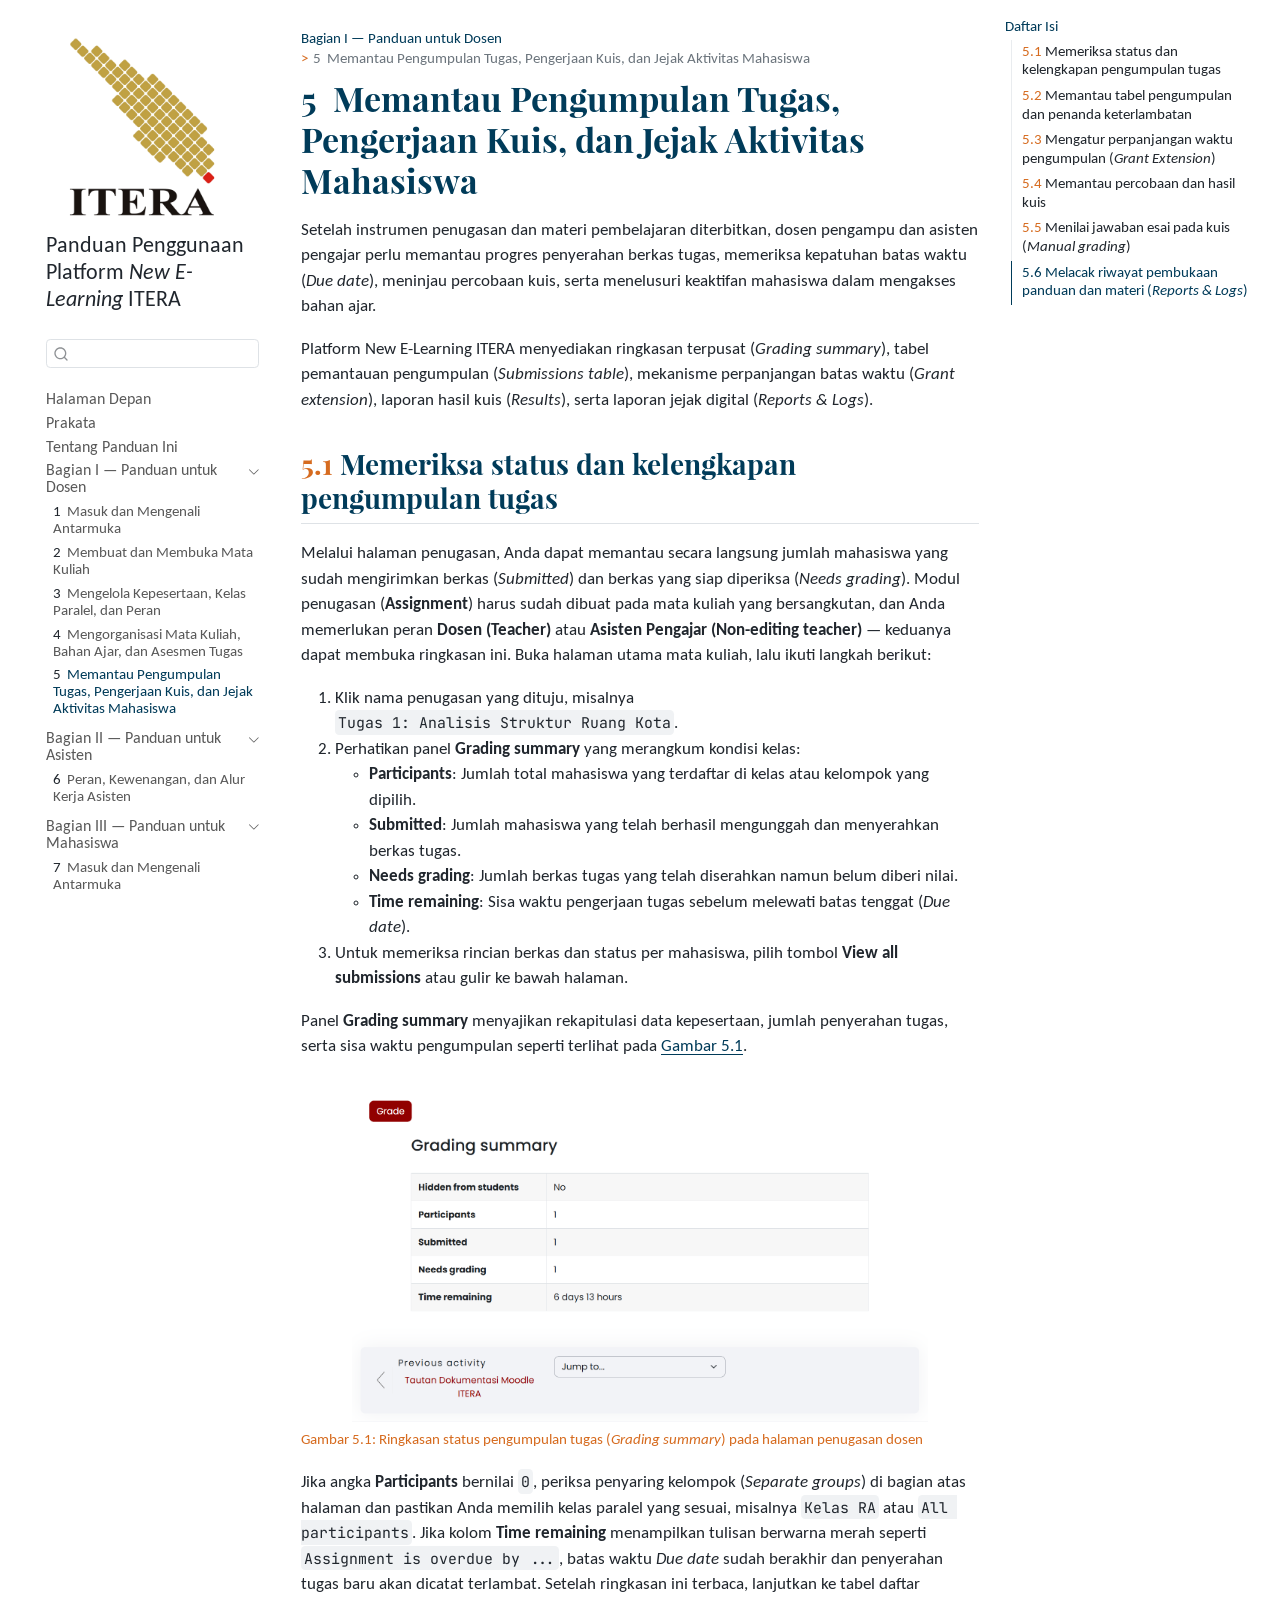
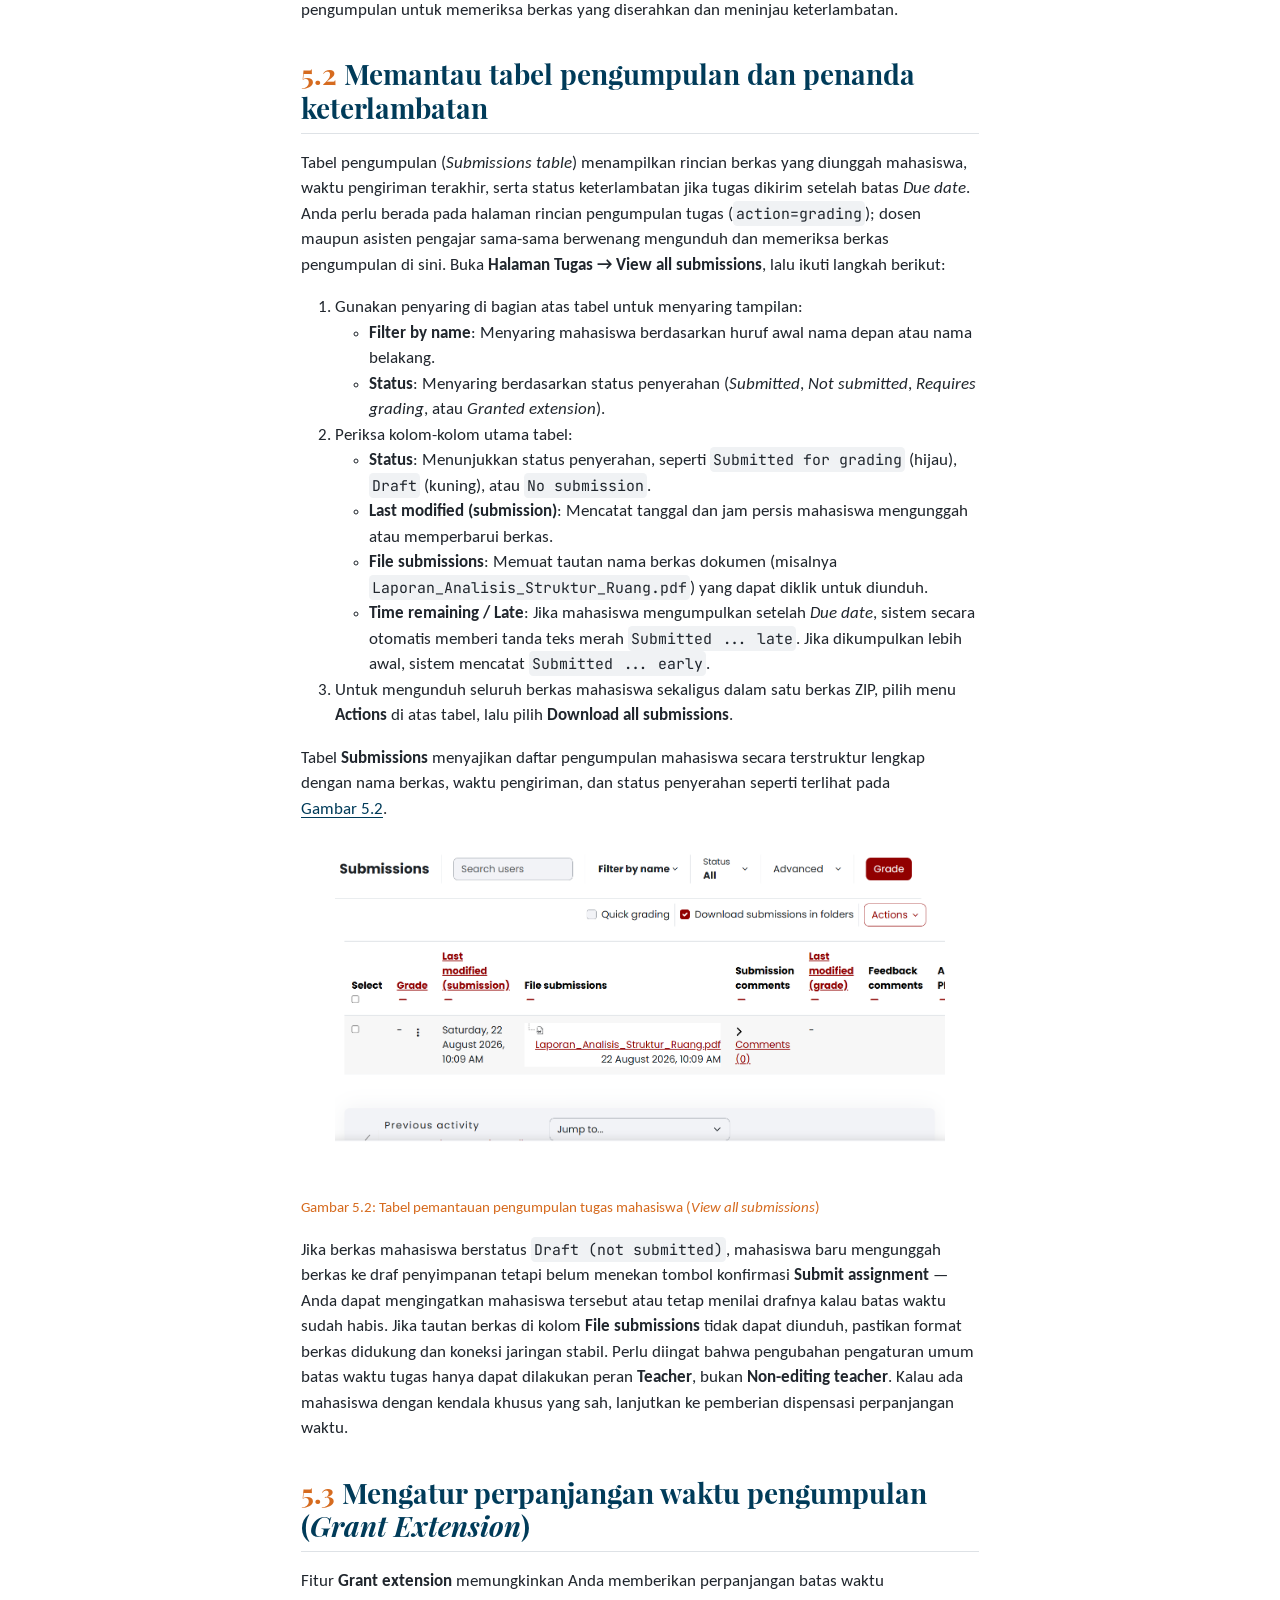
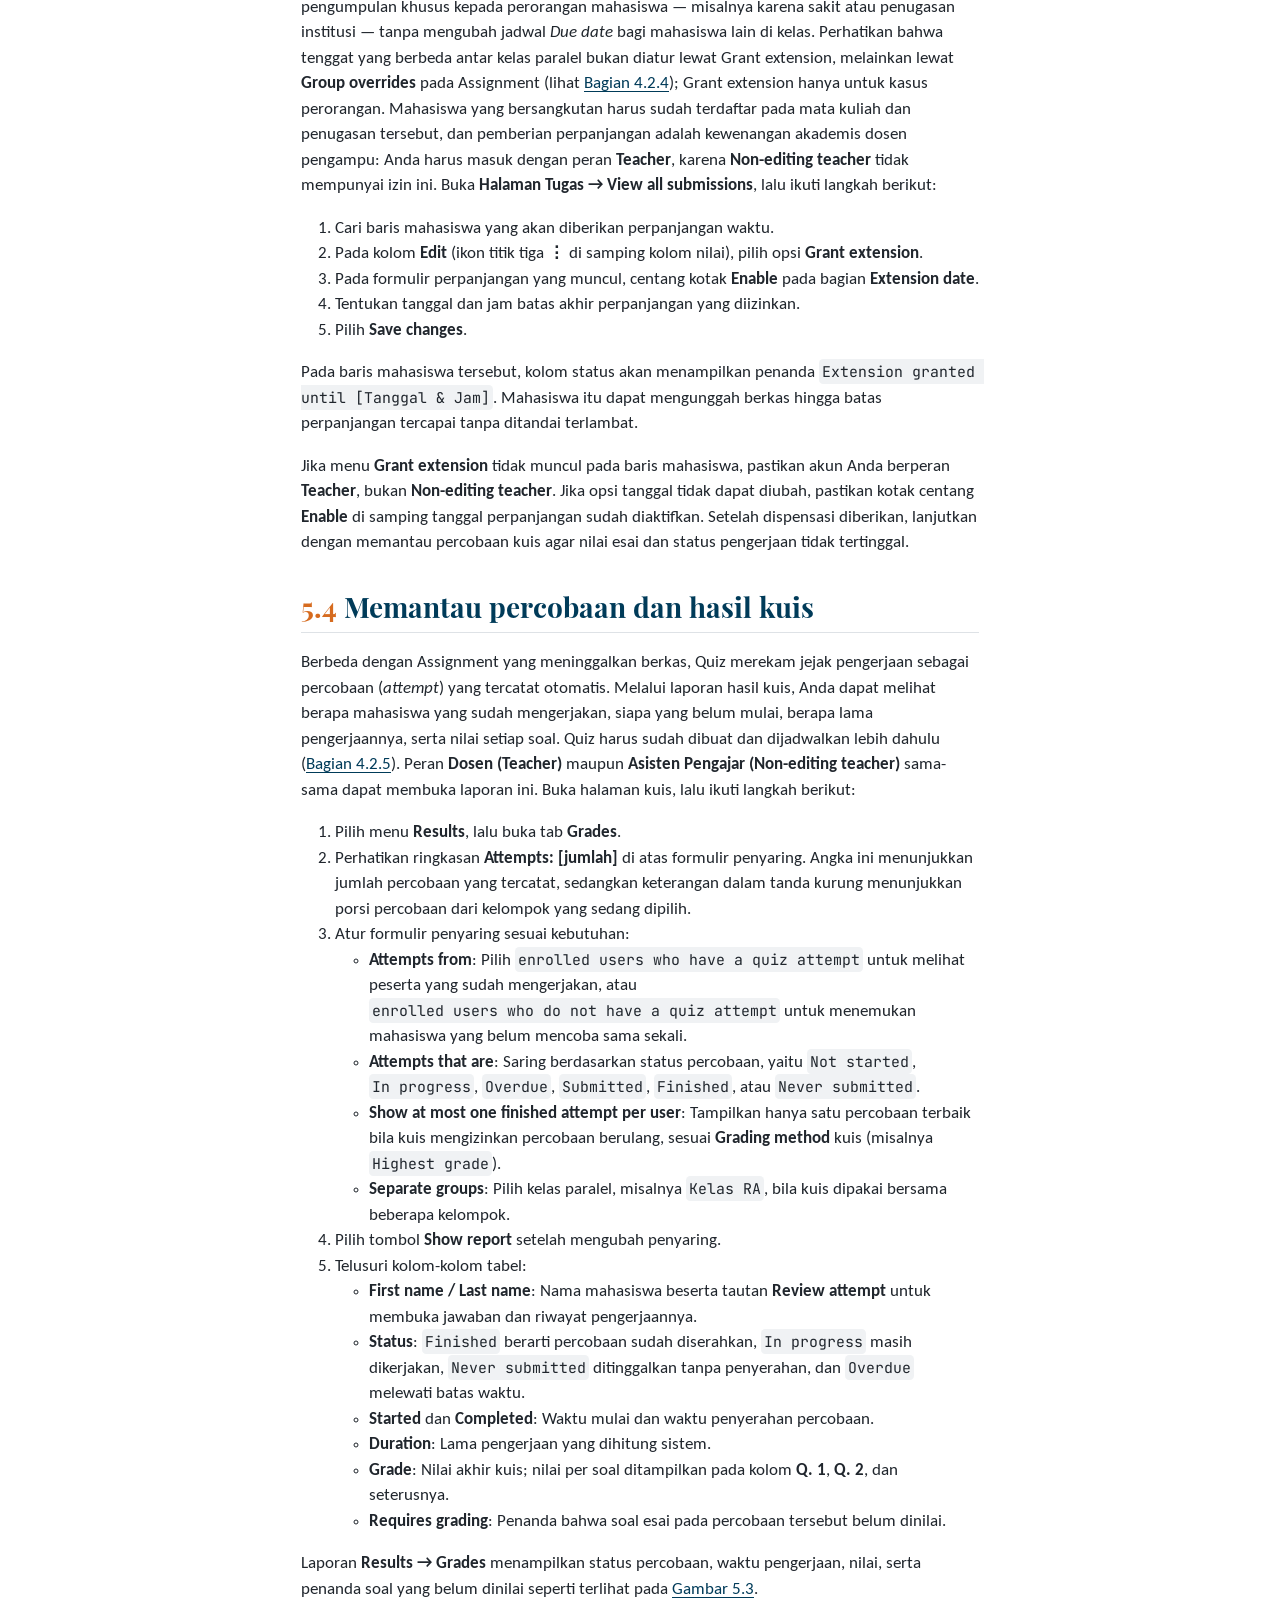
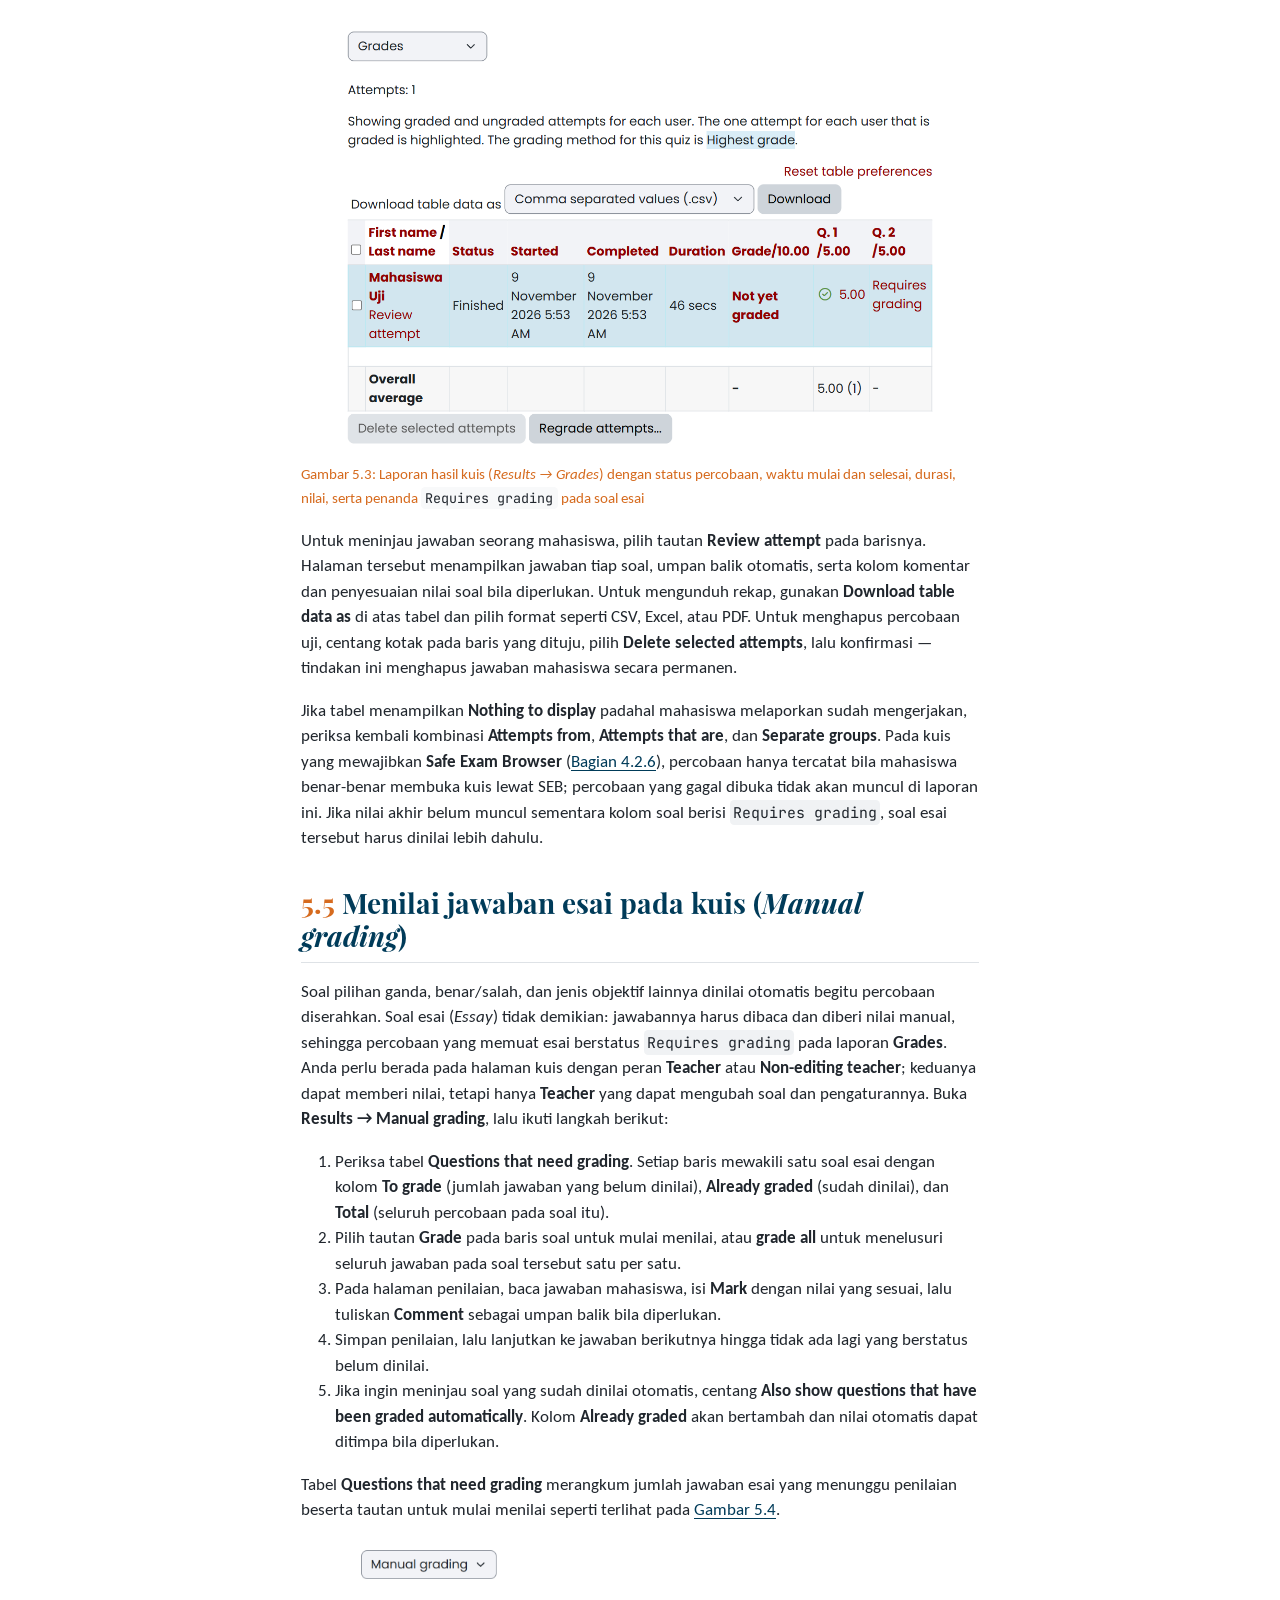
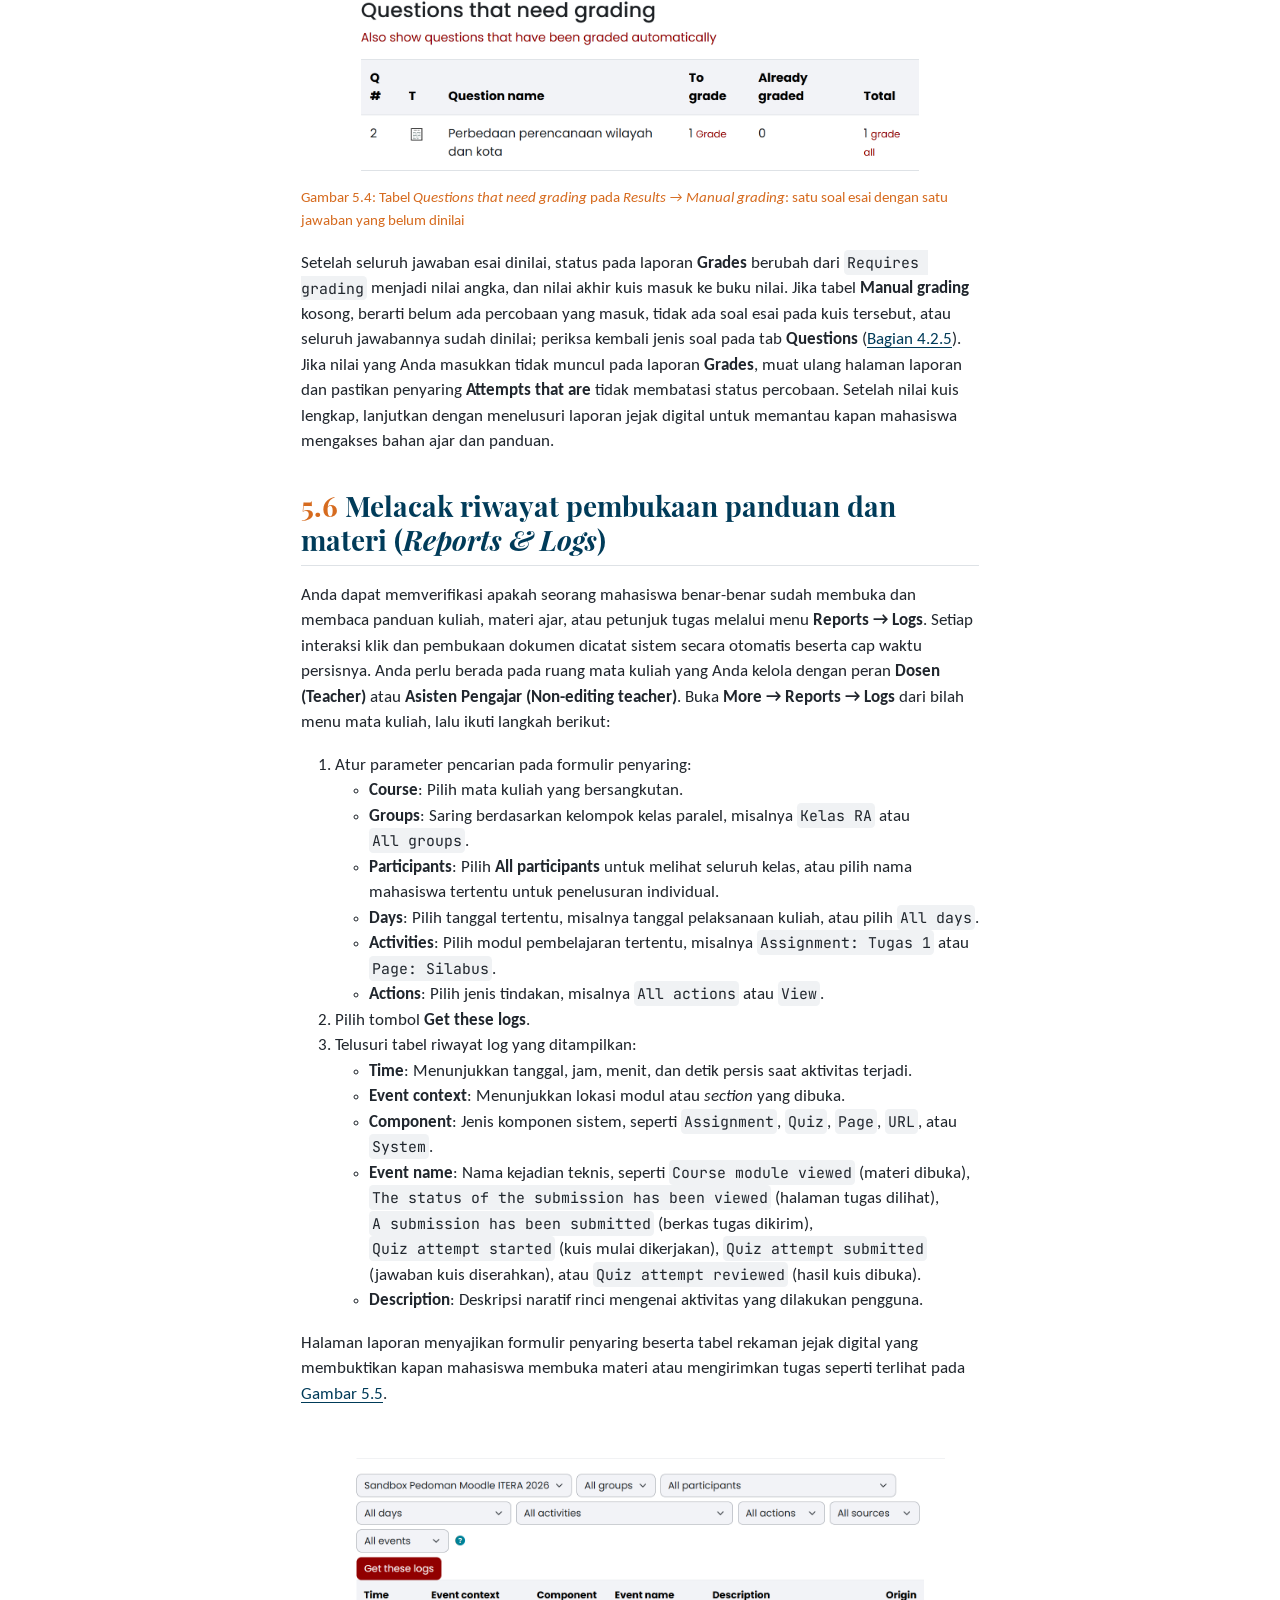
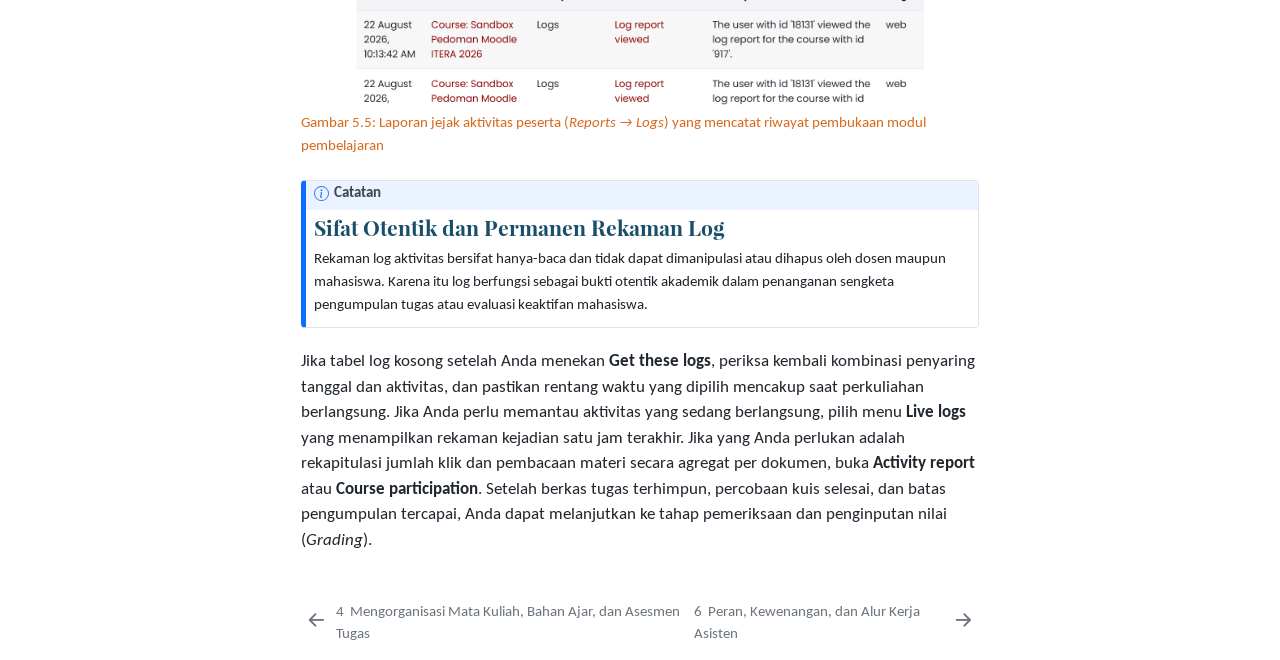
<file: docs/dosen/05-pemantauan-dan-laporan.html>
<!DOCTYPE html>
<html xmlns="http://www.w3.org/1999/xhtml" lang="id" xml:lang="id"><head>

<meta charset="utf-8">
<meta name="generator" content="quarto-1.10.19">

<meta name="viewport" content="width=device-width, initial-scale=1.0, user-scalable=yes">


<title>5&nbsp; Memantau Pengumpulan Tugas, Pengerjaan Kuis, dan Jejak Aktivitas Mahasiswa – Panduan Penggunaan Platform *New E-Learning* ITERA</title>
<style>
/* Default styles provided by pandoc.
** See https://pandoc.org/MANUAL.html#variables-for-html for config info.
*/
span.smallcaps{font-variant: small-caps;}
div.columns{display: flex; gap: 1.5em;}
div.column{flex: auto;}
@media screen {
div.columns{gap: min(4vw, 1.5em);}
div.column{overflow-x: auto;}
}
div.hanging-indent{margin-left: 1.5em; text-indent: -1.5em;}
ul.task-list{list-style: none;}
ul.task-list li input[type="checkbox"] {
  width: 0.8em;
  margin: 0 0.8em 0.2em -1em; /* quarto-specific, see https://github.com/quarto-dev/quarto-cli/issues/4556 */ 
  vertical-align: middle;
}
</style>


<script src="../site_libs/quarto-nav/quarto-nav.js"></script>
<script src="../site_libs/quarto-nav/headroom.min.js"></script>
<script src="../site_libs/clipboard/clipboard.min.js"></script>
<script src="../site_libs/quarto-search/autocomplete.umd.js"></script>
<script src="../site_libs/quarto-search/fuse.min.js"></script>
<script src="../site_libs/quarto-search/quarto-search.js"></script>
<meta name="quarto:offset" content="../">
<link href="../asisten/01-kewenangan-dan-alur-kerja.html" rel="next">
<link href="../dosen/04-organisasi-materi-dan-asesmen.html" rel="prev">
<script src="../site_libs/quarto-html/quarto.js" type="module"></script>
<script src="../site_libs/quarto-html/tabsets/tabsets.js" type="module"></script>
<script src="../site_libs/quarto-html/popper.min.js"></script>
<script src="../site_libs/quarto-html/tippy.umd.min.js"></script>
<script src="../site_libs/quarto-html/anchor.min.js"></script>
<link href="../site_libs/quarto-html/tippy.css" rel="stylesheet">
<link href="../site_libs/quarto-html/quarto-syntax-highlighting-ee0d825c001f130fb265e92dcb17fa1f.css" rel="stylesheet" class="quarto-color-scheme" id="quarto-text-highlighting-styles">
<link href="../site_libs/quarto-html/quarto-syntax-highlighting-dark-86a2d7ae3330a5c8f2af512998a51a4c.css" rel="stylesheet" class="quarto-color-scheme quarto-color-alternate" id="quarto-text-highlighting-styles">
<link href="../site_libs/quarto-html/quarto-syntax-highlighting-ee0d825c001f130fb265e92dcb17fa1f.css" rel="stylesheet" class="quarto-color-scheme-extra" id="quarto-text-highlighting-styles">
<script src="../site_libs/bootstrap/bootstrap.min.js"></script>
<link href="../site_libs/bootstrap/bootstrap-icons.css" rel="stylesheet">
<link href="../site_libs/bootstrap/bootstrap-3ed409b4e100c8c12b97e3dce972414c.min.css" rel="stylesheet" append-hash="true" class="quarto-color-scheme" id="quarto-bootstrap" data-mode="light">
<link href="../site_libs/bootstrap/bootstrap-dark-3ed409b4e100c8c12b97e3dce972414c.min.css" rel="stylesheet" append-hash="true" class="quarto-color-scheme quarto-color-alternate" id="quarto-bootstrap" data-mode="light">
<link href="../site_libs/bootstrap/bootstrap-3ed409b4e100c8c12b97e3dce972414c.min.css" rel="stylesheet" append-hash="true" class="quarto-color-scheme-extra" id="quarto-bootstrap" data-mode="light">
<script id="quarto-search-options" type="application/json">{
  "location": "sidebar",
  "copy-button": false,
  "collapse-after": 3,
  "panel-placement": "start",
  "type": "textbox",
  "limit": 50,
  "keyboard-shortcut": [
    "f",
    "/",
    "s"
  ],
  "show-item-context": false,
  "language": {
    "search-no-results-text": "Tidak ada hasil",
    "search-matching-documents-text": "dokumen cocok",
    "search-copy-link-title": "Salin tautan untuk mencari",
    "search-hide-matches-text": "Sembunyikan kecocokan lainnya",
    "search-more-match-text": "kecocokan lainnya di dokumen ini",
    "search-more-matches-text": "kecocokan lainnya di dokumen ini",
    "search-clear-button-title": "Hapus",
    "search-text-placeholder": "",
    "search-detached-cancel-button-title": "Batal",
    "search-submit-button-title": "Kirim",
    "search-label": "Mencari"
  }
}</script>


<link rel="stylesheet" href="../_shared/laman.css">
</head>

<body class="nav-sidebar floating quarto-light">

<div id="quarto-search-results"></div>
  <header id="quarto-header" class="headroom fixed-top">
  <nav class="quarto-secondary-nav">
    <div class="container-fluid d-flex">
      <button type="button" class="quarto-btn-toggle btn" data-bs-toggle="collapse" role="button" data-bs-target=".quarto-sidebar-collapse-item" aria-controls="quarto-sidebar" aria-expanded="false" aria-label="Alihkan bilah sisi" onclick="if (window.quartoToggleHeadroom) { window.quartoToggleHeadroom(); }">
        <i class="bi bi-layout-text-sidebar-reverse"></i>
      </button>
        <nav class="quarto-page-breadcrumbs" aria-label="breadcrumb"><ol class="breadcrumb"><li class="breadcrumb-item"><a href="../dosen/01-login-orientasi.html">Bagian I — Panduan untuk Dosen</a></li><li class="breadcrumb-item"><a href="../dosen/05-pemantauan-dan-laporan.html"><span class="chapter-number">5</span>&nbsp; <span class="chapter-title">Memantau Pengumpulan Tugas, Pengerjaan Kuis, dan Jejak Aktivitas Mahasiswa</span></a></li></ol></nav>
        <a class="flex-grow-1" role="navigation" data-bs-toggle="collapse" data-bs-target=".quarto-sidebar-collapse-item" aria-controls="quarto-sidebar" aria-expanded="false" aria-label="Alihkan bilah sisi" onclick="if (window.quartoToggleHeadroom) { window.quartoToggleHeadroom(); }">      
        </a>
      <button type="button" class="btn quarto-search-button" aria-label="Mencari" onclick="window.quartoOpenSearch();">
        <i class="bi bi-search"></i>
      </button>
    </div>
  </nav>
</header>
<!-- content -->
<div id="quarto-content" class="quarto-container page-columns page-rows-contents page-layout-article">
<!-- sidebar -->
  <nav id="quarto-sidebar" class="sidebar collapse collapse-horizontal quarto-sidebar-collapse-item sidebar-navigation floating overflow-auto">
    <div class="pt-lg-2 mt-2 text-left sidebar-header sidebar-header-stacked">
      <a href="../index.html" class="sidebar-logo-link">
      <img src="../assets/images/logo-itera.png" alt="" class="sidebar-logo light-content py-0 d-lg-inline d-none">
      <img src="../assets/images/logo-itera.png" alt="" class="sidebar-logo dark-content py-0 d-lg-inline d-none">
      </a>
    <div class="sidebar-title mb-0 py-0">
      <a href="../">Panduan Penggunaan Platform <em>New E-Learning</em> ITERA</a> 
    </div>
      </div>
        <div class="mt-2 flex-shrink-0 align-items-center">
        <div class="sidebar-search">
        <div id="quarto-search" class="" title="Mencari"></div>
        </div>
        </div>
    <div class="sidebar-menu-container"> 
    <ul class="list-unstyled mt-1">
        <li class="sidebar-item">
  <div class="sidebar-item-container"> 
  <a href="../index.html" class="sidebar-item-text sidebar-link">
 <span class="menu-text">Halaman Depan</span></a>
  </div>
</li>
        <li class="sidebar-item">
  <div class="sidebar-item-container"> 
  <a href="../prakata.html" class="sidebar-item-text sidebar-link">
 <span class="menu-text">Prakata</span></a>
  </div>
</li>
        <li class="sidebar-item">
  <div class="sidebar-item-container"> 
  <a href="../tentang-panduan.html" class="sidebar-item-text sidebar-link">
 <span class="menu-text">Tentang Panduan Ini</span></a>
  </div>
</li>
        <li class="sidebar-item sidebar-item-section">
      <div class="sidebar-item-container"> 
            <a class="sidebar-item-text sidebar-link text-start" data-bs-toggle="collapse" data-bs-target="#quarto-sidebar-section-1" role="navigation" aria-expanded="true">
 <span class="menu-text">Bagian I — Panduan untuk Dosen</span></a>
          <a class="sidebar-item-toggle text-start" data-bs-toggle="collapse" data-bs-target="#quarto-sidebar-section-1" role="navigation" aria-expanded="true" aria-label="Alihkan bagian">
            <i class="bi bi-chevron-right ms-2"></i>
          </a> 
      </div>
      <ul id="quarto-sidebar-section-1" class="collapse list-unstyled sidebar-section depth1 show">  
          <li class="sidebar-item">
  <div class="sidebar-item-container"> 
  <a href="../dosen/01-login-orientasi.html" class="sidebar-item-text sidebar-link">
 <span class="menu-text"><span class="chapter-number">1</span>&nbsp; <span class="chapter-title">Masuk dan Mengenali Antarmuka</span></span></a>
  </div>
</li>
          <li class="sidebar-item">
  <div class="sidebar-item-container"> 
  <a href="../dosen/02-mata-kuliah.html" class="sidebar-item-text sidebar-link">
 <span class="menu-text"><span class="chapter-number">2</span>&nbsp; <span class="chapter-title">Membuat dan Membuka Mata Kuliah</span></span></a>
  </div>
</li>
          <li class="sidebar-item">
  <div class="sidebar-item-container"> 
  <a href="../dosen/03-kepesertaan-kelas-dan-peran.html" class="sidebar-item-text sidebar-link">
 <span class="menu-text"><span class="chapter-number">3</span>&nbsp; <span class="chapter-title">Mengelola Kepesertaan, Kelas Paralel, dan Peran</span></span></a>
  </div>
</li>
          <li class="sidebar-item">
  <div class="sidebar-item-container"> 
  <a href="../dosen/04-organisasi-materi-dan-asesmen.html" class="sidebar-item-text sidebar-link">
 <span class="menu-text"><span class="chapter-number">4</span>&nbsp; <span class="chapter-title">Mengorganisasi Mata Kuliah, Bahan Ajar, dan Asesmen Tugas</span></span></a>
  </div>
</li>
          <li class="sidebar-item">
  <div class="sidebar-item-container"> 
  <a href="../dosen/05-pemantauan-dan-laporan.html" class="sidebar-item-text sidebar-link active">
 <span class="menu-text"><span class="chapter-number">5</span>&nbsp; <span class="chapter-title">Memantau Pengumpulan Tugas, Pengerjaan Kuis, dan Jejak Aktivitas Mahasiswa</span></span></a>
  </div>
</li>
      </ul>
  </li>
        <li class="sidebar-item sidebar-item-section">
      <div class="sidebar-item-container"> 
            <a class="sidebar-item-text sidebar-link text-start" data-bs-toggle="collapse" data-bs-target="#quarto-sidebar-section-2" role="navigation" aria-expanded="true">
 <span class="menu-text">Bagian II — Panduan untuk Asisten</span></a>
          <a class="sidebar-item-toggle text-start" data-bs-toggle="collapse" data-bs-target="#quarto-sidebar-section-2" role="navigation" aria-expanded="true" aria-label="Alihkan bagian">
            <i class="bi bi-chevron-right ms-2"></i>
          </a> 
      </div>
      <ul id="quarto-sidebar-section-2" class="collapse list-unstyled sidebar-section depth1 show">  
          <li class="sidebar-item">
  <div class="sidebar-item-container"> 
  <a href="../asisten/01-kewenangan-dan-alur-kerja.html" class="sidebar-item-text sidebar-link">
 <span class="menu-text"><span class="chapter-number">6</span>&nbsp; <span class="chapter-title">Peran, Kewenangan, dan Alur Kerja Asisten</span></span></a>
  </div>
</li>
      </ul>
  </li>
        <li class="sidebar-item sidebar-item-section">
      <div class="sidebar-item-container"> 
            <a class="sidebar-item-text sidebar-link text-start" data-bs-toggle="collapse" data-bs-target="#quarto-sidebar-section-3" role="navigation" aria-expanded="true">
 <span class="menu-text">Bagian III — Panduan untuk Mahasiswa</span></a>
          <a class="sidebar-item-toggle text-start" data-bs-toggle="collapse" data-bs-target="#quarto-sidebar-section-3" role="navigation" aria-expanded="true" aria-label="Alihkan bagian">
            <i class="bi bi-chevron-right ms-2"></i>
          </a> 
      </div>
      <ul id="quarto-sidebar-section-3" class="collapse list-unstyled sidebar-section depth1 show">  
          <li class="sidebar-item">
  <div class="sidebar-item-container"> 
  <a href="../mahasiswa/login-dan-orientasi.html" class="sidebar-item-text sidebar-link">
 <span class="menu-text"><span class="chapter-number">7</span>&nbsp; <span class="chapter-title">Masuk dan Mengenali Antarmuka</span></span></a>
  </div>
</li>
          <li class="sidebar-item">
  <div class="sidebar-item-container"> 
  <a href="../mahasiswa/bergabung-dan-kelompok.html" class="sidebar-item-text sidebar-link">
 <span class="menu-text"><span class="chapter-number">8</span>&nbsp; <span class="chapter-title">Bergabung ke Mata Kuliah dan Kelompok</span></span></a>
  </div>
</li>
          <li class="sidebar-item">
  <div class="sidebar-item-container"> 
  <a href="../mahasiswa/materi-dan-aktivitas.html" class="sidebar-item-text sidebar-link">
 <span class="menu-text"><span class="chapter-number">9</span>&nbsp; <span class="chapter-title">Mengenal Bahan Ajar dan Menyiapkan Tugas</span></span></a>
  </div>
</li>
          <li class="sidebar-item">
  <div class="sidebar-item-container"> 
  <a href="../mahasiswa/pengumpulan-tugas.html" class="sidebar-item-text sidebar-link">
 <span class="menu-text"><span class="chapter-number">10</span>&nbsp; <span class="chapter-title">Mengumpulkan Tugas dan Mengerjakan Kuis</span></span></a>
  </div>
</li>
      </ul>
  </li>
    </ul>
    </div>
</nav>
<div id="quarto-sidebar-glass" class="quarto-sidebar-collapse-item" data-bs-toggle="collapse" data-bs-target=".quarto-sidebar-collapse-item"></div>
<!-- margin-sidebar -->
    <div id="quarto-margin-sidebar" class="sidebar margin-sidebar">
        <nav id="TOC" role="doc-toc" class="toc-active">
    <h2 id="toc-title">Daftar Isi</h2>
   
  <ul>
  <li><a href="#sec-dosen-pantau-tugas" id="toc-sec-dosen-pantau-tugas" class="nav-link active" data-scroll-target="#sec-dosen-pantau-tugas"><span class="header-section-number">5.1</span> Memeriksa status dan kelengkapan pengumpulan tugas</a></li>
  <li><a href="#sec-dosen-tabel-submission" id="toc-sec-dosen-tabel-submission" class="nav-link" data-scroll-target="#sec-dosen-tabel-submission"><span class="header-section-number">5.2</span> Memantau tabel pengumpulan dan penanda keterlambatan</a></li>
  <li><a href="#sec-dosen-perpanjangan-waktu" id="toc-sec-dosen-perpanjangan-waktu" class="nav-link" data-scroll-target="#sec-dosen-perpanjangan-waktu"><span class="header-section-number">5.3</span> Mengatur perpanjangan waktu pengumpulan (<em>Grant Extension</em>)</a></li>
  <li><a href="#sec-dosen-pantau-kuis" id="toc-sec-dosen-pantau-kuis" class="nav-link" data-scroll-target="#sec-dosen-pantau-kuis"><span class="header-section-number">5.4</span> Memantau percobaan dan hasil kuis</a></li>
  <li><a href="#sec-dosen-nilai-esai-kuis" id="toc-sec-dosen-nilai-esai-kuis" class="nav-link" data-scroll-target="#sec-dosen-nilai-esai-kuis"><span class="header-section-number">5.5</span> Menilai jawaban esai pada kuis (<em>Manual grading</em>)</a></li>
  <li><a href="#sec-dosen-lacak-log" id="toc-sec-dosen-lacak-log" class="nav-link" data-scroll-target="#sec-dosen-lacak-log"><span class="header-section-number">5.6</span> Melacak riwayat pembukaan panduan dan materi (<em>Reports &amp; Logs</em>)</a></li>
  </ul>
</nav>
    </div>
<!-- main -->
<main class="content" id="quarto-document-content">

<header id="title-block-header" class="quarto-title-block default"><nav class="quarto-page-breadcrumbs quarto-title-breadcrumbs d-none d-lg-block" aria-label="breadcrumb"><ol class="breadcrumb"><li class="breadcrumb-item"><a href="../dosen/01-login-orientasi.html">Bagian I — Panduan untuk Dosen</a></li><li class="breadcrumb-item"><a href="../dosen/05-pemantauan-dan-laporan.html"><span class="chapter-number">5</span>&nbsp; <span class="chapter-title">Memantau Pengumpulan Tugas, Pengerjaan Kuis, dan Jejak Aktivitas Mahasiswa</span></a></li></ol></nav>
<div class="quarto-title">
<h1 class="title"><span id="sec-dosen-pemantauan-laporan" class="quarto-section-identifier"><span class="chapter-number">5</span>&nbsp; <span class="chapter-title">Memantau Pengumpulan Tugas, Pengerjaan Kuis, dan Jejak Aktivitas Mahasiswa</span></span></h1>
</div>



<div class="quarto-title-meta">

    
  
    
  </div>
  


</header>


<!-- Sumber internal: Guide/spec.md D-09, D-10; Guide/KULIAH2.md §Asesmen, §Jejak Digital; Code/moodle_docs/Assignment.md; Assignment_settings.md; Activity_completion.md; Quiz_activity.md; Quiz_reports.md; Reports.md; temuan sandbox course 917: Grading summary (Participants, Submitted, Needs grading), tabel Submissions (action=grading), laporan Results -> Grades dan Manual grading pada Quiz, serta filter Reports -> Logs. -->
<p>Setelah instrumen penugasan dan materi pembelajaran diterbitkan, dosen pengampu dan asisten pengajar perlu memantau progres penyerahan berkas tugas, memeriksa kepatuhan batas waktu (<em>Due date</em>), meninjau percobaan kuis, serta menelusuri keaktifan mahasiswa dalam mengakses bahan ajar.</p>
<p>Platform New E-Learning ITERA menyediakan ringkasan terpusat (<em>Grading summary</em>), tabel pemantauan pengumpulan (<em>Submissions table</em>), mekanisme perpanjangan batas waktu (<em>Grant extension</em>), laporan hasil kuis (<em>Results</em>), serta laporan jejak digital (<em>Reports &amp; Logs</em>).</p>
<section id="sec-dosen-pantau-tugas" class="level2" data-number="5.1">
<h2 data-number="5.1" class="anchored" data-anchor-id="sec-dosen-pantau-tugas"><span class="header-section-number">5.1</span> Memeriksa status dan kelengkapan pengumpulan tugas</h2>
<!-- Sumber internal: Code/moodle_docs/Assignment.md; Assignment_settings.md; temuan sandbox course 917: halaman mod/assign/view.php memuat kotak Grading summary dan tombol Grade / View all submissions. -->
<p>Melalui halaman penugasan, Anda dapat memantau secara langsung jumlah mahasiswa yang sudah mengirimkan berkas (<em>Submitted</em>) dan berkas yang siap diperiksa (<em>Needs grading</em>). Modul penugasan (<strong>Assignment</strong>) harus sudah dibuat pada mata kuliah yang bersangkutan, dan Anda memerlukan peran <strong>Dosen (Teacher)</strong> atau <strong>Asisten Pengajar (Non-editing teacher)</strong> — keduanya dapat membuka ringkasan ini. Buka halaman utama mata kuliah, lalu ikuti langkah berikut:</p>
<ol type="1">
<li>Klik nama penugasan yang dituju, misalnya <code>Tugas 1: Analisis Struktur Ruang Kota</code>.</li>
<li>Perhatikan panel <strong>Grading summary</strong> yang merangkum kondisi kelas:
<ul>
<li><strong>Participants</strong>: Jumlah total mahasiswa yang terdaftar di kelas atau kelompok yang dipilih.</li>
<li><strong>Submitted</strong>: Jumlah mahasiswa yang telah berhasil mengunggah dan menyerahkan berkas tugas.</li>
<li><strong>Needs grading</strong>: Jumlah berkas tugas yang telah diserahkan namun belum diberi nilai.</li>
<li><strong>Time remaining</strong>: Sisa waktu pengerjaan tugas sebelum melewati batas tenggat (<em>Due date</em>).</li>
</ul></li>
<li>Untuk memeriksa rincian berkas dan status per mahasiswa, pilih tombol <strong>View all submissions</strong> atau gulir ke bawah halaman.</li>
</ol>
<p>Panel <strong>Grading summary</strong> menyajikan rekapitulasi data kepesertaan, jumlah penyerahan tugas, serta sisa waktu pengumpulan seperti terlihat pada <a href="#fig-dosen-summary-tugas-01" class="quarto-xref">Gambar&nbsp;<span>5.1</span></a>.</p>
<div id="fig-dosen-summary-tugas-01" class="quarto-float quarto-figure quarto-figure-center anchored" data-fig-pos="H">
<figure class="quarto-float quarto-float-fig figure">
<div aria-describedby="fig-dosen-summary-tugas-01-caption-0ceaefa1-69ba-4598-a22c-09a6ac19f8ca">
<img src="assets/images/pemantauan-dan-laporan/01-ringkasan-pengumpulan-tugas.png" class="img-fluid figure-img" style="width:85.0%" data-fig-pos="H">
</div>
<figcaption class="quarto-float-caption-bottom quarto-float-caption quarto-float-fig" id="fig-dosen-summary-tugas-01-caption-0ceaefa1-69ba-4598-a22c-09a6ac19f8ca">
Gambar&nbsp;5.1: Ringkasan status pengumpulan tugas (<em>Grading summary</em>) pada halaman penugasan dosen
</figcaption>
</figure>
</div>
<p>Jika angka <strong>Participants</strong> bernilai <code>0</code>, periksa penyaring kelompok (<em>Separate groups</em>) di bagian atas halaman dan pastikan Anda memilih kelas paralel yang sesuai, misalnya <code>Kelas RA</code> atau <code>All participants</code>. Jika kolom <strong>Time remaining</strong> menampilkan tulisan berwarna merah seperti <code>Assignment is overdue by ...</code>, batas waktu <em>Due date</em> sudah berakhir dan penyerahan tugas baru akan dicatat terlambat. Setelah ringkasan ini terbaca, lanjutkan ke tabel daftar pengumpulan untuk memeriksa berkas yang diserahkan dan meninjau keterlambatan.</p>
</section>
<section id="sec-dosen-tabel-submission" class="level2" data-number="5.2">
<h2 data-number="5.2" class="anchored" data-anchor-id="sec-dosen-tabel-submission"><span class="header-section-number">5.2</span> Memantau tabel pengumpulan dan penanda keterlambatan</h2>
<!-- Sumber internal: Code/moodle_docs/Assignment.md; temuan sandbox course 917: tabel gradingtable menampilkan kolom Status, Last modified, File submissions, Quick grading, dan Actions. -->
<p>Tabel pengumpulan (<em>Submissions table</em>) menampilkan rincian berkas yang diunggah mahasiswa, waktu pengiriman terakhir, serta status keterlambatan jika tugas dikirim setelah batas <em>Due date</em>. Anda perlu berada pada halaman rincian pengumpulan tugas (<code>action=grading</code>); dosen maupun asisten pengajar sama-sama berwenang mengunduh dan memeriksa berkas pengumpulan di sini. Buka <strong>Halaman Tugas → View all submissions</strong>, lalu ikuti langkah berikut:</p>
<ol type="1">
<li>Gunakan penyaring di bagian atas tabel untuk menyaring tampilan:
<ul>
<li><strong>Filter by name</strong>: Menyaring mahasiswa berdasarkan huruf awal nama depan atau nama belakang.</li>
<li><strong>Status</strong>: Menyaring berdasarkan status penyerahan (<em>Submitted</em>, <em>Not submitted</em>, <em>Requires grading</em>, atau <em>Granted extension</em>).</li>
</ul></li>
<li>Periksa kolom-kolom utama tabel:
<ul>
<li><strong>Status</strong>: Menunjukkan status penyerahan, seperti <code>Submitted for grading</code> (hijau), <code>Draft</code> (kuning), atau <code>No submission</code>.</li>
<li><strong>Last modified (submission)</strong>: Mencatat tanggal dan jam persis mahasiswa mengunggah atau memperbarui berkas.</li>
<li><strong>File submissions</strong>: Memuat tautan nama berkas dokumen (misalnya <code>Laporan_Analisis_Struktur_Ruang.pdf</code>) yang dapat diklik untuk diunduh.</li>
<li><strong>Time remaining / Late</strong>: Jika mahasiswa mengumpulkan setelah <em>Due date</em>, sistem secara otomatis memberi tanda teks merah <code>Submitted ... late</code>. Jika dikumpulkan lebih awal, sistem mencatat <code>Submitted ... early</code>.</li>
</ul></li>
<li>Untuk mengunduh seluruh berkas mahasiswa sekaligus dalam satu berkas ZIP, pilih menu <strong>Actions</strong> di atas tabel, lalu pilih <strong>Download all submissions</strong>.</li>
</ol>
<p>Tabel <strong>Submissions</strong> menyajikan daftar pengumpulan mahasiswa secara terstruktur lengkap dengan nama berkas, waktu pengiriman, dan status penyerahan seperti terlihat pada <a href="#fig-dosen-tabel-submission-01" class="quarto-xref">Gambar&nbsp;<span>5.2</span></a>.</p>
<div id="fig-dosen-tabel-submission-01" class="quarto-float quarto-figure quarto-figure-center anchored" data-fig-pos="H">
<figure class="quarto-float quarto-float-fig figure">
<div aria-describedby="fig-dosen-tabel-submission-01-caption-0ceaefa1-69ba-4598-a22c-09a6ac19f8ca">
<img src="assets/images/pemantauan-dan-laporan/02-tabel-pengumpulan-dan-keterlambatan.png" class="img-fluid figure-img" style="width:90.0%" data-fig-pos="H">
</div>
<figcaption class="quarto-float-caption-bottom quarto-float-caption quarto-float-fig" id="fig-dosen-tabel-submission-01-caption-0ceaefa1-69ba-4598-a22c-09a6ac19f8ca">
Gambar&nbsp;5.2: Tabel pemantauan pengumpulan tugas mahasiswa (<em>View all submissions</em>)
</figcaption>
</figure>
</div>
<p>Jika berkas mahasiswa berstatus <code>Draft (not submitted)</code>, mahasiswa baru mengunggah berkas ke draf penyimpanan tetapi belum menekan tombol konfirmasi <strong>Submit assignment</strong> — Anda dapat mengingatkan mahasiswa tersebut atau tetap menilai drafnya kalau batas waktu sudah habis. Jika tautan berkas di kolom <strong>File submissions</strong> tidak dapat diunduh, pastikan format berkas didukung dan koneksi jaringan stabil. Perlu diingat bahwa pengubahan pengaturan umum batas waktu tugas hanya dapat dilakukan peran <strong>Teacher</strong>, bukan <strong>Non-editing teacher</strong>. Kalau ada mahasiswa dengan kendala khusus yang sah, lanjutkan ke pemberian dispensasi perpanjangan waktu.</p>
</section>
<section id="sec-dosen-perpanjangan-waktu" class="level2" data-number="5.3">
<h2 data-number="5.3" class="anchored" data-anchor-id="sec-dosen-perpanjangan-waktu"><span class="header-section-number">5.3</span> Mengatur perpanjangan waktu pengumpulan (<em>Grant Extension</em>)</h2>
<!-- Sumber internal: Code/moodle_docs/Assignment_settings.md §Granting extensions; temuan menu titik tiga pada kolom Grade di tabel grading. -->
<p>Fitur <strong>Grant extension</strong> memungkinkan Anda memberikan perpanjangan batas waktu pengumpulan khusus kepada perorangan mahasiswa — misalnya karena sakit atau penugasan institusi — tanpa mengubah jadwal <em>Due date</em> bagi mahasiswa lain di kelas. Perhatikan bahwa tenggat yang berbeda antar kelas paralel bukan diatur lewat Grant extension, melainkan lewat <strong>Group overrides</strong> pada Assignment (lihat <a href="04-organisasi-materi-dan-asesmen.html#sec-dosen-group-overrides" class="quarto-xref"><span>Bagian 4.2.4</span></a>); Grant extension hanya untuk kasus perorangan. Mahasiswa yang bersangkutan harus sudah terdaftar pada mata kuliah dan penugasan tersebut, dan pemberian perpanjangan adalah kewenangan akademis dosen pengampu: Anda harus masuk dengan peran <strong>Teacher</strong>, karena <strong>Non-editing teacher</strong> tidak mempunyai izin ini. Buka <strong>Halaman Tugas → View all submissions</strong>, lalu ikuti langkah berikut:</p>
<ol type="1">
<li>Cari baris mahasiswa yang akan diberikan perpanjangan waktu.</li>
<li>Pada kolom <strong>Edit</strong> (ikon titik tiga <strong>⋮</strong> di samping kolom nilai), pilih opsi <strong>Grant extension</strong>.</li>
<li>Pada formulir perpanjangan yang muncul, centang kotak <strong>Enable</strong> pada bagian <strong>Extension date</strong>.</li>
<li>Tentukan tanggal dan jam batas akhir perpanjangan yang diizinkan.</li>
<li>Pilih <strong>Save changes</strong>.</li>
</ol>
<p>Pada baris mahasiswa tersebut, kolom status akan menampilkan penanda <code>Extension granted until [Tanggal &amp; Jam]</code>. Mahasiswa itu dapat mengunggah berkas hingga batas perpanjangan tercapai tanpa ditandai terlambat.</p>
<p>Jika menu <strong>Grant extension</strong> tidak muncul pada baris mahasiswa, pastikan akun Anda berperan <strong>Teacher</strong>, bukan <strong>Non-editing teacher</strong>. Jika opsi tanggal tidak dapat diubah, pastikan kotak centang <strong>Enable</strong> di samping tanggal perpanjangan sudah diaktifkan. Setelah dispensasi diberikan, lanjutkan dengan memantau percobaan kuis agar nilai esai dan status pengerjaan tidak tertinggal.</p>
</section>
<section id="sec-dosen-pantau-kuis" class="level2" data-number="5.4">
<h2 data-number="5.4" class="anchored" data-anchor-id="sec-dosen-pantau-kuis"><span class="header-section-number">5.4</span> Memantau percobaan dan hasil kuis</h2>
<!-- Sumber internal: Guide/spec.md D-09; Code/moodle_docs/Quiz_reports.md; Quiz_activity.md; temuan sandbox course 917 (setelah percobaan uji pada cmid 6768): report.php?mode=overview menampilkan Attempts, filter Attempts from dan Attempts that are, kolom Status, Started, Completed, Duration, Grade, Q.x, penanda Requires grading, tautan Review attempt, serta tombol Delete selected attempts. -->
<p>Berbeda dengan Assignment yang meninggalkan berkas, Quiz merekam jejak pengerjaan sebagai percobaan (<em>attempt</em>) yang tercatat otomatis. Melalui laporan hasil kuis, Anda dapat melihat berapa mahasiswa yang sudah mengerjakan, siapa yang belum mulai, berapa lama pengerjaannya, serta nilai setiap soal. Quiz harus sudah dibuat dan dijadwalkan lebih dahulu (<a href="04-organisasi-materi-dan-asesmen.html#sec-dosen-quiz" class="quarto-xref"><span>Bagian 4.2.5</span></a>). Peran <strong>Dosen (Teacher)</strong> maupun <strong>Asisten Pengajar (Non-editing teacher)</strong> sama-sama dapat membuka laporan ini. Buka halaman kuis, lalu ikuti langkah berikut:</p>
<ol type="1">
<li>Pilih menu <strong>Results</strong>, lalu buka tab <strong>Grades</strong>.</li>
<li>Perhatikan ringkasan <strong>Attempts: [jumlah]</strong> di atas formulir penyaring. Angka ini menunjukkan jumlah percobaan yang tercatat, sedangkan keterangan dalam tanda kurung menunjukkan porsi percobaan dari kelompok yang sedang dipilih.</li>
<li>Atur formulir penyaring sesuai kebutuhan:
<ul>
<li><strong>Attempts from</strong>: Pilih <code>enrolled users who have a quiz attempt</code> untuk melihat peserta yang sudah mengerjakan, atau <code>enrolled users who do not have a quiz attempt</code> untuk menemukan mahasiswa yang belum mencoba sama sekali.</li>
<li><strong>Attempts that are</strong>: Saring berdasarkan status percobaan, yaitu <code>Not started</code>, <code>In progress</code>, <code>Overdue</code>, <code>Submitted</code>, <code>Finished</code>, atau <code>Never submitted</code>.</li>
<li><strong>Show at most one finished attempt per user</strong>: Tampilkan hanya satu percobaan terbaik bila kuis mengizinkan percobaan berulang, sesuai <strong>Grading method</strong> kuis (misalnya <code>Highest grade</code>).</li>
<li><strong>Separate groups</strong>: Pilih kelas paralel, misalnya <code>Kelas RA</code>, bila kuis dipakai bersama beberapa kelompok.</li>
</ul></li>
<li>Pilih tombol <strong>Show report</strong> setelah mengubah penyaring.</li>
<li>Telusuri kolom-kolom tabel:
<ul>
<li><strong>First name / Last name</strong>: Nama mahasiswa beserta tautan <strong>Review attempt</strong> untuk membuka jawaban dan riwayat pengerjaannya.</li>
<li><strong>Status</strong>: <code>Finished</code> berarti percobaan sudah diserahkan, <code>In progress</code> masih dikerjakan, <code>Never submitted</code> ditinggalkan tanpa penyerahan, dan <code>Overdue</code> melewati batas waktu.</li>
<li><strong>Started</strong> dan <strong>Completed</strong>: Waktu mulai dan waktu penyerahan percobaan.</li>
<li><strong>Duration</strong>: Lama pengerjaan yang dihitung sistem.</li>
<li><strong>Grade</strong>: Nilai akhir kuis; nilai per soal ditampilkan pada kolom <strong>Q. 1</strong>, <strong>Q. 2</strong>, dan seterusnya.</li>
<li><strong>Requires grading</strong>: Penanda bahwa soal esai pada percobaan tersebut belum dinilai.</li>
</ul></li>
</ol>
<p>Laporan <strong>Results → Grades</strong> menampilkan status percobaan, waktu pengerjaan, nilai, serta penanda soal yang belum dinilai seperti terlihat pada <a href="#fig-dosen-pantau-kuis-01" class="quarto-xref">Gambar&nbsp;<span>5.3</span></a>.</p>
<div id="fig-dosen-pantau-kuis-01" class="quarto-float quarto-figure quarto-figure-center anchored" data-fig-pos="H">
<figure class="quarto-float quarto-float-fig figure">
<div aria-describedby="fig-dosen-pantau-kuis-01-caption-0ceaefa1-69ba-4598-a22c-09a6ac19f8ca">
<img src="assets/images/pemantauan-dan-laporan/04-percobaan-dan-hasil-kuis.png" class="img-fluid figure-img" style="width:90.0%" data-fig-pos="H">
</div>
<figcaption class="quarto-float-caption-bottom quarto-float-caption quarto-float-fig" id="fig-dosen-pantau-kuis-01-caption-0ceaefa1-69ba-4598-a22c-09a6ac19f8ca">
Gambar&nbsp;5.3: Laporan hasil kuis (<em>Results → Grades</em>) dengan status percobaan, waktu mulai dan selesai, durasi, nilai, serta penanda <code>Requires grading</code> pada soal esai
</figcaption>
</figure>
</div>
<p>Untuk meninjau jawaban seorang mahasiswa, pilih tautan <strong>Review attempt</strong> pada barisnya. Halaman tersebut menampilkan jawaban tiap soal, umpan balik otomatis, serta kolom komentar dan penyesuaian nilai soal bila diperlukan. Untuk mengunduh rekap, gunakan <strong>Download table data as</strong> di atas tabel dan pilih format seperti CSV, Excel, atau PDF. Untuk menghapus percobaan uji, centang kotak pada baris yang dituju, pilih <strong>Delete selected attempts</strong>, lalu konfirmasi — tindakan ini menghapus jawaban mahasiswa secara permanen.</p>
<p>Jika tabel menampilkan <strong>Nothing to display</strong> padahal mahasiswa melaporkan sudah mengerjakan, periksa kembali kombinasi <strong>Attempts from</strong>, <strong>Attempts that are</strong>, dan <strong>Separate groups</strong>. Pada kuis yang mewajibkan <strong>Safe Exam Browser</strong> (<a href="04-organisasi-materi-dan-asesmen.html#sec-dosen-seb" class="quarto-xref"><span>Bagian 4.2.6</span></a>), percobaan hanya tercatat bila mahasiswa benar-benar membuka kuis lewat SEB; percobaan yang gagal dibuka tidak akan muncul di laporan ini. Jika nilai akhir belum muncul sementara kolom soal berisi <code>Requires grading</code>, soal esai tersebut harus dinilai lebih dahulu.</p>
</section>
<section id="sec-dosen-nilai-esai-kuis" class="level2" data-number="5.5">
<h2 data-number="5.5" class="anchored" data-anchor-id="sec-dosen-nilai-esai-kuis"><span class="header-section-number">5.5</span> Menilai jawaban esai pada kuis (<em>Manual grading</em>)</h2>
<!-- Sumber internal: Code/moodle_docs/Quiz_reports.md §Manual grading report; temuan sandbox course 917: report.php?mode=grading menampilkan tabel Questions that need grading dengan kolom Q #, Question name, To grade, Already graded, Total, tautan Grade dan grade all, serta opsi Also show questions that have been graded automatically. -->
<p>Soal pilihan ganda, benar/salah, dan jenis objektif lainnya dinilai otomatis begitu percobaan diserahkan. Soal esai (<em>Essay</em>) tidak demikian: jawabannya harus dibaca dan diberi nilai manual, sehingga percobaan yang memuat esai berstatus <code>Requires grading</code> pada laporan <strong>Grades</strong>. Anda perlu berada pada halaman kuis dengan peran <strong>Teacher</strong> atau <strong>Non-editing teacher</strong>; keduanya dapat memberi nilai, tetapi hanya <strong>Teacher</strong> yang dapat mengubah soal dan pengaturannya. Buka <strong>Results → Manual grading</strong>, lalu ikuti langkah berikut:</p>
<ol type="1">
<li>Periksa tabel <strong>Questions that need grading</strong>. Setiap baris mewakili satu soal esai dengan kolom <strong>To grade</strong> (jumlah jawaban yang belum dinilai), <strong>Already graded</strong> (sudah dinilai), dan <strong>Total</strong> (seluruh percobaan pada soal itu).</li>
<li>Pilih tautan <strong>Grade</strong> pada baris soal untuk mulai menilai, atau <strong>grade all</strong> untuk menelusuri seluruh jawaban pada soal tersebut satu per satu.</li>
<li>Pada halaman penilaian, baca jawaban mahasiswa, isi <strong>Mark</strong> dengan nilai yang sesuai, lalu tuliskan <strong>Comment</strong> sebagai umpan balik bila diperlukan.</li>
<li>Simpan penilaian, lalu lanjutkan ke jawaban berikutnya hingga tidak ada lagi yang berstatus belum dinilai.</li>
<li>Jika ingin meninjau soal yang sudah dinilai otomatis, centang <strong>Also show questions that have been graded automatically</strong>. Kolom <strong>Already graded</strong> akan bertambah dan nilai otomatis dapat ditimpa bila diperlukan.</li>
</ol>
<p>Tabel <strong>Questions that need grading</strong> merangkum jumlah jawaban esai yang menunggu penilaian beserta tautan untuk mulai menilai seperti terlihat pada <a href="#fig-dosen-nilai-esai-kuis-01" class="quarto-xref">Gambar&nbsp;<span>5.4</span></a>.</p>
<div id="fig-dosen-nilai-esai-kuis-01" class="quarto-float quarto-figure quarto-figure-center anchored" data-fig-pos="H">
<figure class="quarto-float quarto-float-fig figure">
<div aria-describedby="fig-dosen-nilai-esai-kuis-01-caption-0ceaefa1-69ba-4598-a22c-09a6ac19f8ca">
<img src="assets/images/pemantauan-dan-laporan/05-penilaian-esai-kuis.png" class="img-fluid figure-img" style="width:85.0%" data-fig-pos="H">
</div>
<figcaption class="quarto-float-caption-bottom quarto-float-caption quarto-float-fig" id="fig-dosen-nilai-esai-kuis-01-caption-0ceaefa1-69ba-4598-a22c-09a6ac19f8ca">
Gambar&nbsp;5.4: Tabel <em>Questions that need grading</em> pada <em>Results → Manual grading</em>: satu soal esai dengan satu jawaban yang belum dinilai
</figcaption>
</figure>
</div>
<p>Setelah seluruh jawaban esai dinilai, status pada laporan <strong>Grades</strong> berubah dari <code>Requires grading</code> menjadi nilai angka, dan nilai akhir kuis masuk ke buku nilai. Jika tabel <strong>Manual grading</strong> kosong, berarti belum ada percobaan yang masuk, tidak ada soal esai pada kuis tersebut, atau seluruh jawabannya sudah dinilai; periksa kembali jenis soal pada tab <strong>Questions</strong> (<a href="04-organisasi-materi-dan-asesmen.html#sec-dosen-quiz" class="quarto-xref"><span>Bagian 4.2.5</span></a>). Jika nilai yang Anda masukkan tidak muncul pada laporan <strong>Grades</strong>, muat ulang halaman laporan dan pastikan penyaring <strong>Attempts that are</strong> tidak membatasi status percobaan. Setelah nilai kuis lengkap, lanjutkan dengan menelusuri laporan jejak digital untuk memantau kapan mahasiswa mengakses bahan ajar dan panduan.</p>
</section>
<section id="sec-dosen-lacak-log" class="level2" data-number="5.6">
<h2 data-number="5.6" class="anchored" data-anchor-id="sec-dosen-lacak-log"><span class="header-section-number">5.6</span> Melacak riwayat pembukaan panduan dan materi (<em>Reports &amp; Logs</em>)</h2>
<!-- Sumber internal: Guide/spec.md D-09 butir 2; Guide/KULIAH2.md §Jejak Digital; Code/moodle_docs/Reports.md; temuan sandbox course 917: menu Reports -> Logs (report/log/index.php) mencatat waktu, konteks event, komponen, nama event, dan deskripsi pembukaan modul. -->
<p>Anda dapat memverifikasi apakah seorang mahasiswa benar-benar sudah membuka dan membaca panduan kuliah, materi ajar, atau petunjuk tugas melalui menu <strong>Reports → Logs</strong>. Setiap interaksi klik dan pembukaan dokumen dicatat sistem secara otomatis beserta cap waktu persisnya. Anda perlu berada pada ruang mata kuliah yang Anda kelola dengan peran <strong>Dosen (Teacher)</strong> atau <strong>Asisten Pengajar (Non-editing teacher)</strong>. Buka <strong>More → Reports → Logs</strong> dari bilah menu mata kuliah, lalu ikuti langkah berikut:</p>
<ol type="1">
<li>Atur parameter pencarian pada formulir penyaring:
<ul>
<li><strong>Course</strong>: Pilih mata kuliah yang bersangkutan.</li>
<li><strong>Groups</strong>: Saring berdasarkan kelompok kelas paralel, misalnya <code>Kelas RA</code> atau <code>All groups</code>.</li>
<li><strong>Participants</strong>: Pilih <strong>All participants</strong> untuk melihat seluruh kelas, atau pilih nama mahasiswa tertentu untuk penelusuran individual.</li>
<li><strong>Days</strong>: Pilih tanggal tertentu, misalnya tanggal pelaksanaan kuliah, atau pilih <code>All days</code>.</li>
<li><strong>Activities</strong>: Pilih modul pembelajaran tertentu, misalnya <code>Assignment: Tugas 1</code> atau <code>Page: Silabus</code>.</li>
<li><strong>Actions</strong>: Pilih jenis tindakan, misalnya <code>All actions</code> atau <code>View</code>.</li>
</ul></li>
<li>Pilih tombol <strong>Get these logs</strong>.</li>
<li>Telusuri tabel riwayat log yang ditampilkan:
<ul>
<li><strong>Time</strong>: Menunjukkan tanggal, jam, menit, dan detik persis saat aktivitas terjadi.</li>
<li><strong>Event context</strong>: Menunjukkan lokasi modul atau <em>section</em> yang dibuka.</li>
<li><strong>Component</strong>: Jenis komponen sistem, seperti <code>Assignment</code>, <code>Quiz</code>, <code>Page</code>, <code>URL</code>, atau <code>System</code>.</li>
<li><strong>Event name</strong>: Nama kejadian teknis, seperti <code>Course module viewed</code> (materi dibuka), <code>The status of the submission has been viewed</code> (halaman tugas dilihat), <code>A submission has been submitted</code> (berkas tugas dikirim), <code>Quiz attempt started</code> (kuis mulai dikerjakan), <code>Quiz attempt submitted</code> (jawaban kuis diserahkan), atau <code>Quiz attempt reviewed</code> (hasil kuis dibuka).</li>
<li><strong>Description</strong>: Deskripsi naratif rinci mengenai aktivitas yang dilakukan pengguna.</li>
</ul></li>
</ol>
<p>Halaman laporan menyajikan formulir penyaring beserta tabel rekaman jejak digital yang membuktikan kapan mahasiswa membuka materi atau mengirimkan tugas seperti terlihat pada <a href="#fig-dosen-laporan-logs-01" class="quarto-xref">Gambar&nbsp;<span>5.5</span></a>.</p>
<div id="fig-dosen-laporan-logs-01" class="quarto-float quarto-figure quarto-figure-center anchored" data-fig-pos="H">
<figure class="quarto-float quarto-float-fig figure">
<div aria-describedby="fig-dosen-laporan-logs-01-caption-0ceaefa1-69ba-4598-a22c-09a6ac19f8ca">
<img src="assets/images/pemantauan-dan-laporan/03-laporan-aktivitas-peserta.png" class="img-fluid figure-img" style="width:90.0%" data-fig-pos="H">
</div>
<figcaption class="quarto-float-caption-bottom quarto-float-caption quarto-float-fig" id="fig-dosen-laporan-logs-01-caption-0ceaefa1-69ba-4598-a22c-09a6ac19f8ca">
Gambar&nbsp;5.5: Laporan jejak aktivitas peserta (<em>Reports → Logs</em>) yang mencatat riwayat pembukaan modul pembelajaran
</figcaption>
</figure>
</div>
<div class="callout callout-style-default callout-note callout-titled" title="Catatan">
<div class="callout-header d-flex align-content-center">
<div class="callout-icon-container">
<i class="callout-icon"></i>
</div>
<div class="callout-title-container flex-fill">
<span class="screen-reader-only">Catatan</span>Catatan
</div>
</div>
<section id="sifat-otentik-dan-permanen-rekaman-log" class="level4 unnumbered unlisted callout-body-container callout-body">
<h4 class="unnumbered unlisted anchored" data-anchor-id="sifat-otentik-dan-permanen-rekaman-log">Sifat Otentik dan Permanen Rekaman Log</h4>
<p>Rekaman log aktivitas bersifat hanya-baca dan tidak dapat dimanipulasi atau dihapus oleh dosen maupun mahasiswa. Karena itu log berfungsi sebagai bukti otentik akademik dalam penanganan sengketa pengumpulan tugas atau evaluasi keaktifan mahasiswa.</p>
</section>
</div>
<p>Jika tabel log kosong setelah Anda menekan <strong>Get these logs</strong>, periksa kembali kombinasi penyaring tanggal dan aktivitas, dan pastikan rentang waktu yang dipilih mencakup saat perkuliahan berlangsung. Jika Anda perlu memantau aktivitas yang sedang berlangsung, pilih menu <strong>Live logs</strong> yang menampilkan rekaman kejadian satu jam terakhir. Jika yang Anda perlukan adalah rekapitulasi jumlah klik dan pembacaan materi secara agregat per dokumen, buka <strong>Activity report</strong> atau <strong>Course participation</strong>. Setelah berkas tugas terhimpun, percobaan kuis selesai, dan batas pengumpulan tercapai, Anda dapat melanjutkan ke tahap pemeriksaan dan penginputan nilai (<em>Grading</em>).</p>


</section>

</main> <!-- /main -->
<script id="quarto-html-after-body" type="application/javascript">
  window.document.addEventListener("DOMContentLoaded", function (event) {
    const icon = "";
    const anchorJS = new window.AnchorJS();
    anchorJS.options = {
      placement: 'right',
      icon: icon
    };
    anchorJS.add('.anchored');
    const isCodeAnnotation = (el) => {
      for (const clz of el.classList) {
        if (clz.startsWith('code-annotation-')) {                     
          return true;
        }
      }
      return false;
    }
    const onCopySuccess = function(e) {
      // button target
      const button = e.trigger;
      // don't keep focus
      button.blur();
      // flash "checked"
      button.classList.add('code-copy-button-checked');
      var currentTitle = button.getAttribute("title");
      button.setAttribute("title", "Disalin!");
      let tooltip;
      if (window.bootstrap) {
        button.setAttribute("data-bs-toggle", "tooltip");
        button.setAttribute("data-bs-placement", "left");
        button.setAttribute("data-bs-title", "Disalin!");
        tooltip = new bootstrap.Tooltip(button, 
          { trigger: "manual", 
            customClass: "code-copy-button-tooltip",
            offset: [0, -8]});
        tooltip.show();    
      }
      setTimeout(function() {
        if (tooltip) {
          tooltip.hide();
          button.removeAttribute("data-bs-title");
          button.removeAttribute("data-bs-toggle");
          button.removeAttribute("data-bs-placement");
        }
        button.setAttribute("title", currentTitle);
        button.classList.remove('code-copy-button-checked');
      }, 1000);
      // clear code selection
      e.clearSelection();
    }
    const getTextToCopy = function(trigger) {
      const outerScaffold = trigger.parentElement.cloneNode(true);
      const codeEl = outerScaffold.querySelector('code');
      for (const childEl of codeEl.children) {
        if (isCodeAnnotation(childEl)) {
          childEl.remove();
        }
      }
      return codeEl.innerText;
    }
    const clipboard = new window.ClipboardJS('.code-copy-button:not([data-in-quarto-modal])', {
      text: getTextToCopy
    });
    clipboard.on('success', onCopySuccess);
    if (window.document.getElementById('quarto-embedded-source-code-modal')) {
      const clipboardModal = new window.ClipboardJS('.code-copy-button[data-in-quarto-modal]', {
        text: getTextToCopy,
        container: window.document.getElementById('quarto-embedded-source-code-modal')
      });
      clipboardModal.on('success', onCopySuccess);
    }
      var localhostRegex = new RegExp(/^(?:http|https):\/\/localhost\:?[0-9]*\//);
      var mailtoRegex = new RegExp(/^mailto:/);
        var filterRegex = new RegExp('/' + window.location.host + '/');
      var isInternal = (href) => {
          return filterRegex.test(href) || localhostRegex.test(href) || mailtoRegex.test(href);
      }
      // Inspect non-navigation links and adorn them if external
     var links = window.document.querySelectorAll('a[href]:not(.nav-link):not(.navbar-brand):not(.toc-action):not(.sidebar-link):not(.sidebar-item-toggle):not(.pagination-link):not(.no-external):not([aria-hidden]):not(.dropdown-item):not(.quarto-navigation-tool):not(.about-link)');
      for (var i=0; i<links.length; i++) {
        const link = links[i];
        if (!isInternal(link.href)) {
          // undo the damage that might have been done by quarto-nav.js in the case of
          // links that we want to consider external
          if (link.dataset.originalHref !== undefined) {
            link.href = link.dataset.originalHref;
          }
        }
      }
    function tippyHover(el, contentFn, onTriggerFn, onUntriggerFn) {
      const config = {
        allowHTML: true,
        maxWidth: 500,
        delay: 100,
        arrow: false,
        appendTo: function(el) {
            return el.parentElement;
        },
        interactive: true,
        interactiveBorder: 10,
        theme: 'quarto',
        placement: 'bottom-start',
      };
      if (contentFn) {
        config.content = contentFn;
      }
      if (onTriggerFn) {
        config.onTrigger = onTriggerFn;
      }
      if (onUntriggerFn) {
        config.onUntrigger = onUntriggerFn;
      }
      window.tippy(el, config); 
    }
    const noterefs = window.document.querySelectorAll('a[role="doc-noteref"]');
    for (var i=0; i<noterefs.length; i++) {
      const ref = noterefs[i];
      tippyHover(ref, function() {
        // use id or data attribute instead here
        let href = ref.getAttribute('data-footnote-href') || ref.getAttribute('href');
        try { href = new URL(href).hash; } catch {}
        const id = href.replace(/^#\/?/, "");
        const note = window.document.getElementById(id);
        if (note) {
          return note.innerHTML;
        } else {
          return "";
        }
      });
    }
    const xrefs = window.document.querySelectorAll('a.quarto-xref');
    const processXRef = (id, note) => {
      // Strip column container classes
      const stripColumnClz = (el) => {
        el.classList.remove("page-full", "page-columns");
        if (el.children) {
          for (const child of el.children) {
            stripColumnClz(child);
          }
        }
      }
      stripColumnClz(note)
      if (id === null || id.startsWith('sec-')) {
        // Special case sections, only their first couple elements
        const container = document.createElement("div");
        if (note.children && note.children.length > 2) {
          container.appendChild(note.children[0].cloneNode(true));
          for (let i = 1; i < note.children.length; i++) {
            const child = note.children[i];
            if (child.tagName === "P" && child.innerText === "") {
              continue;
            } else {
              container.appendChild(child.cloneNode(true));
              break;
            }
          }
          if (window.Quarto?.typesetMath) {
            window.Quarto.typesetMath(container);
          }
          return container.innerHTML
        } else {
          if (window.Quarto?.typesetMath) {
            window.Quarto.typesetMath(note);
          }
          return note.innerHTML;
        }
      } else {
        // Remove any anchor links if they are present
        const anchorLink = note.querySelector('a.anchorjs-link');
        if (anchorLink) {
          anchorLink.remove();
        }
        if (window.Quarto?.typesetMath) {
          window.Quarto.typesetMath(note);
        }
        if (note.classList.contains("callout")) {
          return note.outerHTML;
        } else {
          return note.innerHTML;
        }
      }
    }
    for (var i=0; i<xrefs.length; i++) {
      const xref = xrefs[i];
      tippyHover(xref, undefined, function(instance) {
        instance.disable();
        let url = xref.getAttribute('href');
        let hash = undefined; 
        if (url.startsWith('#')) {
          hash = url;
        } else {
          try { hash = new URL(url).hash; } catch {}
        }
        if (hash) {
          const id = hash.replace(/^#\/?/, "");
          const note = window.document.getElementById(id);
          if (note !== null) {
            try {
              const html = processXRef(id, note.cloneNode(true));
              instance.setContent(html);
            } finally {
              instance.enable();
              instance.show();
            }
          } else {
            // See if we can fetch this
            fetch(url.split('#')[0])
            .then(res => res.text())
            .then(html => {
              const parser = new DOMParser();
              const htmlDoc = parser.parseFromString(html, "text/html");
              const note = htmlDoc.getElementById(id);
              if (note !== null) {
                const html = processXRef(id, note);
                instance.setContent(html);
              } 
            }).finally(() => {
              instance.enable();
              instance.show();
            });
          }
        } else {
          // See if we can fetch a full url (with no hash to target)
          // This is a special case and we should probably do some content thinning / targeting
          fetch(url)
          .then(res => res.text())
          .then(html => {
            const parser = new DOMParser();
            const htmlDoc = parser.parseFromString(html, "text/html");
            const note = htmlDoc.querySelector('main.content');
            if (note !== null) {
              // This should only happen for chapter cross references
              // (since there is no id in the URL)
              // remove the first header
              if (note.children.length > 0 && note.children[0].tagName === "HEADER") {
                note.children[0].remove();
              }
              const html = processXRef(null, note);
              instance.setContent(html);
            } 
          }).finally(() => {
            instance.enable();
            instance.show();
          });
        }
      }, function(instance) {
      });
    }
        let selectedAnnoteEl;
        const selectorForAnnotation = ( cell, annotation) => {
          let cellAttr = 'data-code-cell="' + cell + '"';
          let lineAttr = 'data-code-annotation="' +  annotation + '"';
          const selector = 'span[' + cellAttr + '][' + lineAttr + ']';
          return selector;
        }
        const selectCodeLines = (annoteEl) => {
          const doc = window.document;
          const targetCell = annoteEl.getAttribute("data-target-cell");
          const targetAnnotation = annoteEl.getAttribute("data-target-annotation");
          const annoteSpan = window.document.querySelector(selectorForAnnotation(targetCell, targetAnnotation));
          const lines = annoteSpan.getAttribute("data-code-lines").split(",");
          const lineIds = lines.map((line) => {
            return targetCell + "-" + line;
          })
          let top = null;
          let height = null;
          let parent = null;
          if (lineIds.length > 0) {
              //compute the position of the single el (top and bottom and make a div)
              const el = window.document.getElementById(lineIds[0]);
              top = el.offsetTop;
              height = el.offsetHeight;
              parent = el.parentElement.parentElement;
            if (lineIds.length > 1) {
              const lastEl = window.document.getElementById(lineIds[lineIds.length - 1]);
              const bottom = lastEl.offsetTop + lastEl.offsetHeight;
              height = bottom - top;
            }
            if (top !== null && height !== null && parent !== null) {
              // cook up a div (if necessary) and position it 
              let div = window.document.getElementById("code-annotation-line-highlight");
              if (div === null) {
                div = window.document.createElement("div");
                div.setAttribute("id", "code-annotation-line-highlight");
                div.style.position = 'absolute';
                parent.appendChild(div);
              }
              div.style.top = top - 2 + "px";
              div.style.height = height + 4 + "px";
              div.style.left = 0;
              let gutterDiv = window.document.getElementById("code-annotation-line-highlight-gutter");
              if (gutterDiv === null) {
                gutterDiv = window.document.createElement("div");
                gutterDiv.setAttribute("id", "code-annotation-line-highlight-gutter");
                gutterDiv.style.position = 'absolute';
                const codeCell = window.document.getElementById(targetCell);
                const gutter = codeCell.querySelector('.code-annotation-gutter');
                gutter.appendChild(gutterDiv);
              }
              gutterDiv.style.top = top - 2 + "px";
              gutterDiv.style.height = height + 4 + "px";
            }
            selectedAnnoteEl = annoteEl;
          }
        };
        const unselectCodeLines = () => {
          const elementsIds = ["code-annotation-line-highlight", "code-annotation-line-highlight-gutter"];
          elementsIds.forEach((elId) => {
            const div = window.document.getElementById(elId);
            if (div) {
              div.remove();
            }
          });
          selectedAnnoteEl = undefined;
        };
          // Handle positioning of the toggle
      window.addEventListener(
        "resize",
        throttle(() => {
          elRect = undefined;
          if (selectedAnnoteEl) {
            selectCodeLines(selectedAnnoteEl);
          }
        }, 10)
      );
      function throttle(fn, ms) {
      let throttle = false;
      let timer;
        return (...args) => {
          if(!throttle) { // first call gets through
              fn.apply(this, args);
              throttle = true;
          } else { // all the others get throttled
              if(timer) clearTimeout(timer); // cancel #2
              timer = setTimeout(() => {
                fn.apply(this, args);
                timer = throttle = false;
              }, ms);
          }
        };
      }
        // Attach click handler to the DT
        const annoteDls = window.document.querySelectorAll('dt[data-target-cell]');
        for (const annoteDlNode of annoteDls) {
          annoteDlNode.addEventListener('click', (event) => {
            const clickedEl = event.target;
            if (clickedEl !== selectedAnnoteEl) {
              unselectCodeLines();
              const activeEl = window.document.querySelector('dt[data-target-cell].code-annotation-active');
              if (activeEl) {
                activeEl.classList.remove('code-annotation-active');
              }
              selectCodeLines(clickedEl);
              clickedEl.classList.add('code-annotation-active');
            } else {
              // Unselect the line
              unselectCodeLines();
              clickedEl.classList.remove('code-annotation-active');
            }
          });
        }
    const findCites = (el) => {
      const parentEl = el.parentElement;
      if (parentEl) {
        const cites = parentEl.dataset.cites;
        if (cites) {
          return {
            el,
            cites: cites.split(' ')
          };
        } else {
          return findCites(el.parentElement)
        }
      } else {
        return undefined;
      }
    };
    var bibliorefs = window.document.querySelectorAll('a[role="doc-biblioref"]');
    for (var i=0; i<bibliorefs.length; i++) {
      const ref = bibliorefs[i];
      const citeInfo = findCites(ref);
      if (citeInfo) {
        tippyHover(citeInfo.el, function() {
          var popup = window.document.createElement('div');
          citeInfo.cites.forEach(function(cite) {
            var citeDiv = window.document.createElement('div');
            citeDiv.classList.add('hanging-indent');
            citeDiv.classList.add('csl-entry');
            var biblioDiv = window.document.getElementById('ref-' + cite);
            if (biblioDiv) {
              citeDiv.innerHTML = biblioDiv.innerHTML;
            }
            popup.appendChild(citeDiv);
          });
          return popup.innerHTML;
        });
      }
    }
  });
  </script>
<nav class="page-navigation">
  <div class="nav-page nav-page-previous">
      <a href="../dosen/04-organisasi-materi-dan-asesmen.html" class="pagination-link" aria-label="Mengorganisasi Mata Kuliah, Bahan Ajar, dan Asesmen Tugas">
        <i class="bi bi-arrow-left-short"></i> <span class="nav-page-text"><span class="chapter-number">4</span>&nbsp; <span class="chapter-title">Mengorganisasi Mata Kuliah, Bahan Ajar, dan Asesmen Tugas</span></span>
      </a>          
  </div>
  <div class="nav-page nav-page-next">
      <a href="../asisten/01-kewenangan-dan-alur-kerja.html" class="pagination-link" aria-label="Peran, Kewenangan, dan Alur Kerja Asisten">
        <span class="nav-page-text"><span class="chapter-number">6</span>&nbsp; <span class="chapter-title">Peran, Kewenangan, dan Alur Kerja Asisten</span></span> <i class="bi bi-arrow-right-short"></i>
      </a>
  </div>
</nav>
</div> <!-- /content -->




</body></html>
</file>
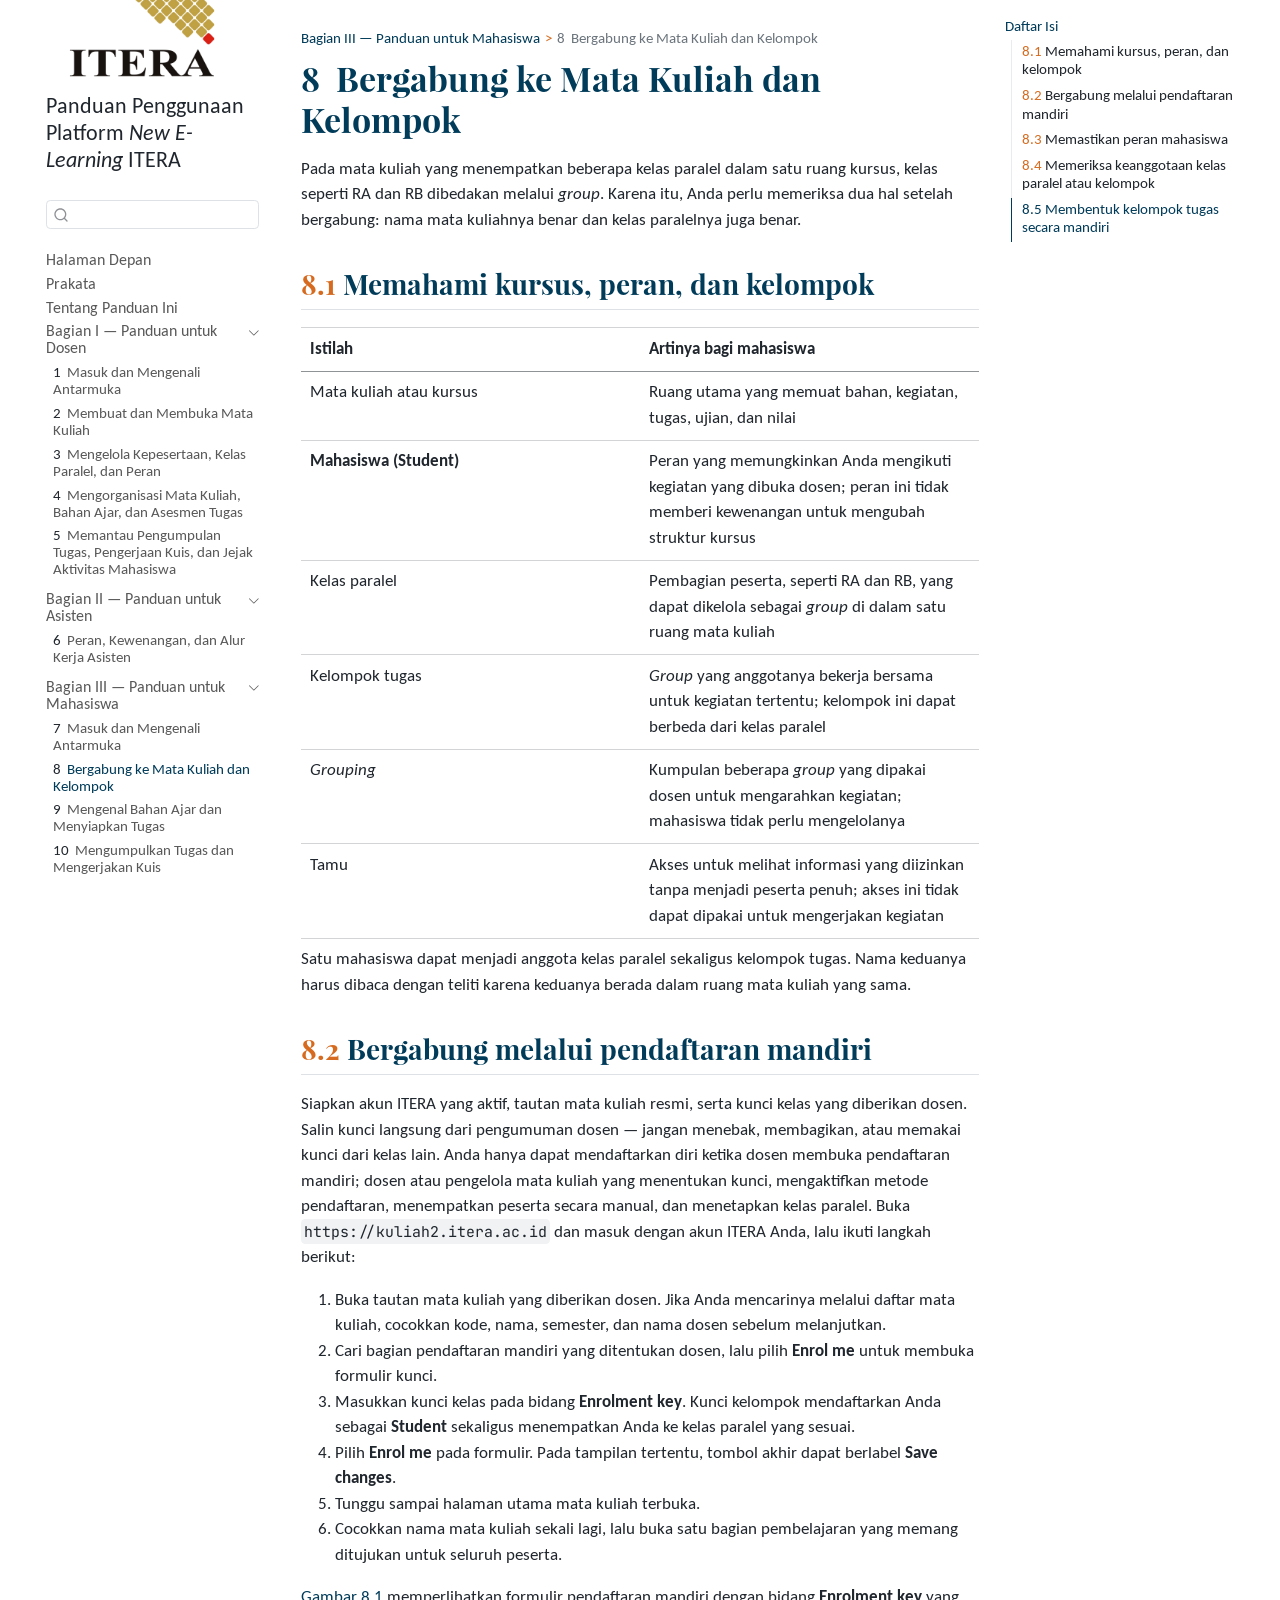
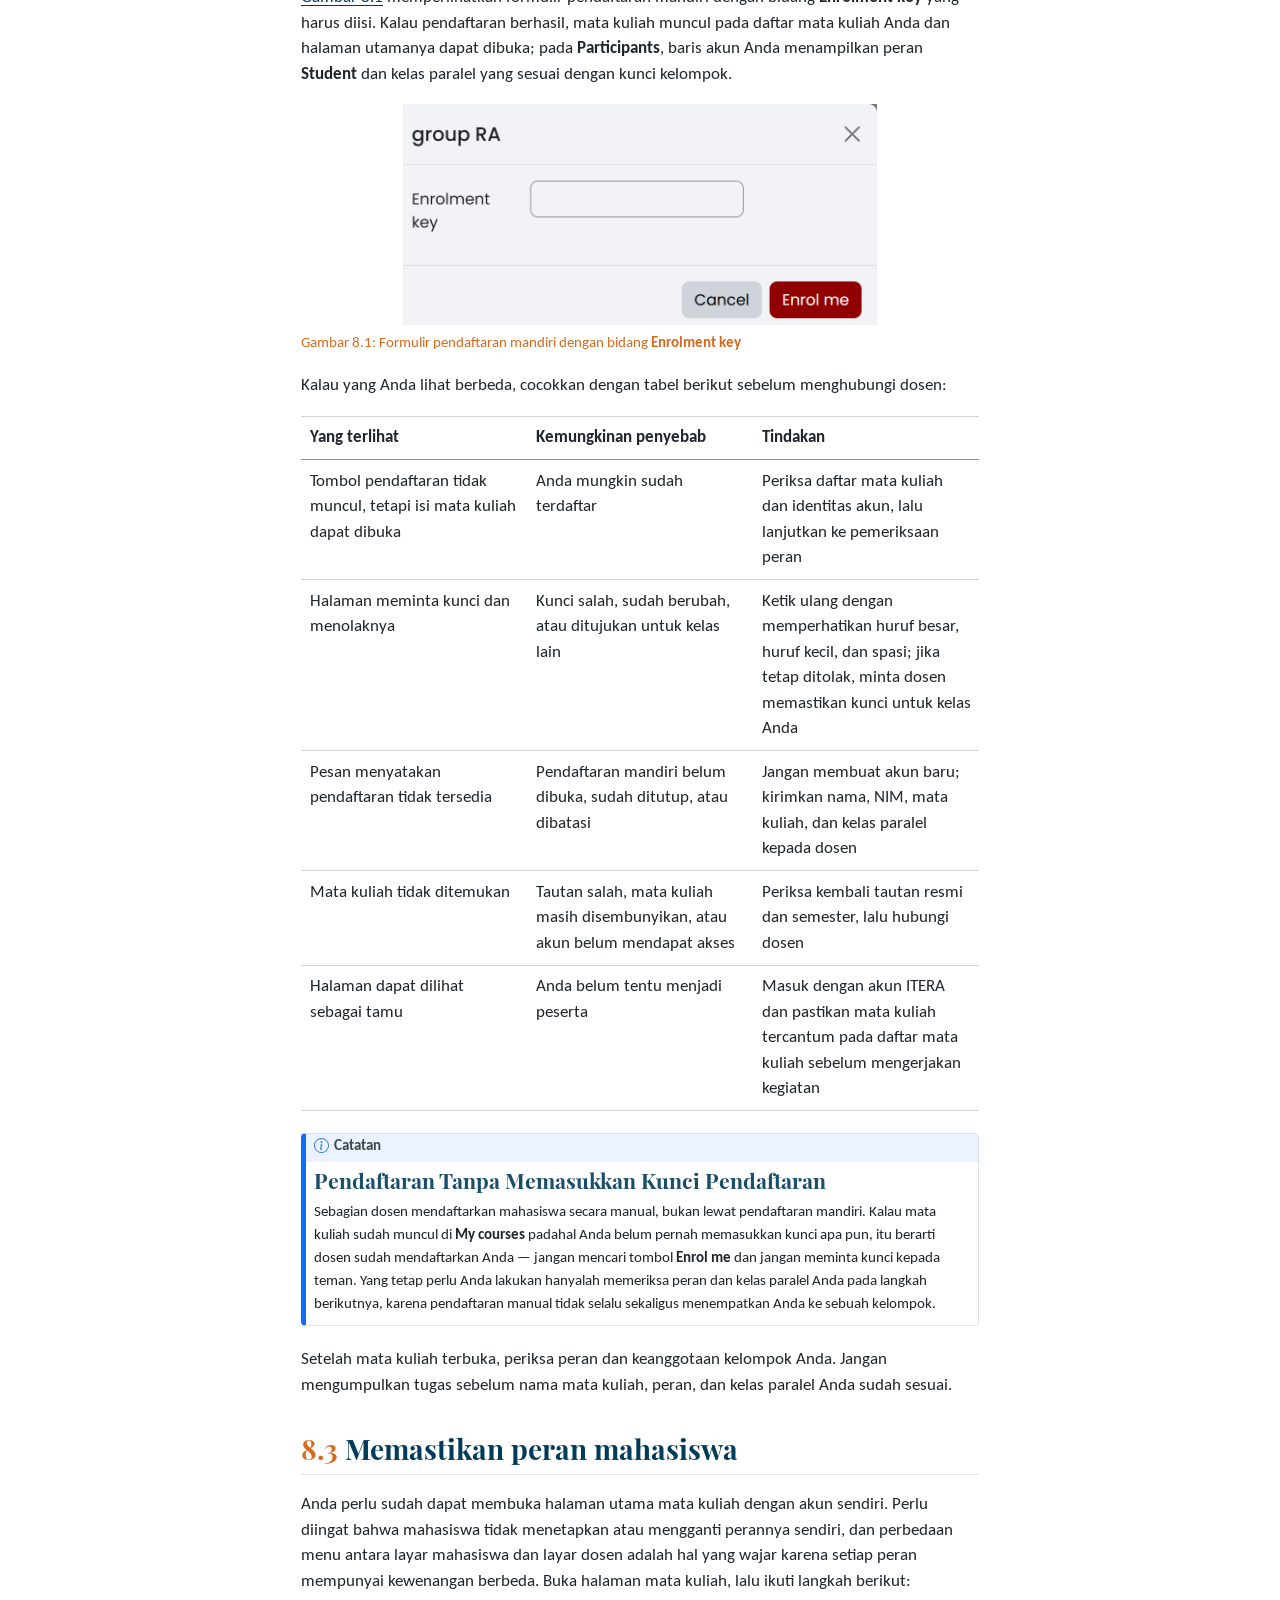
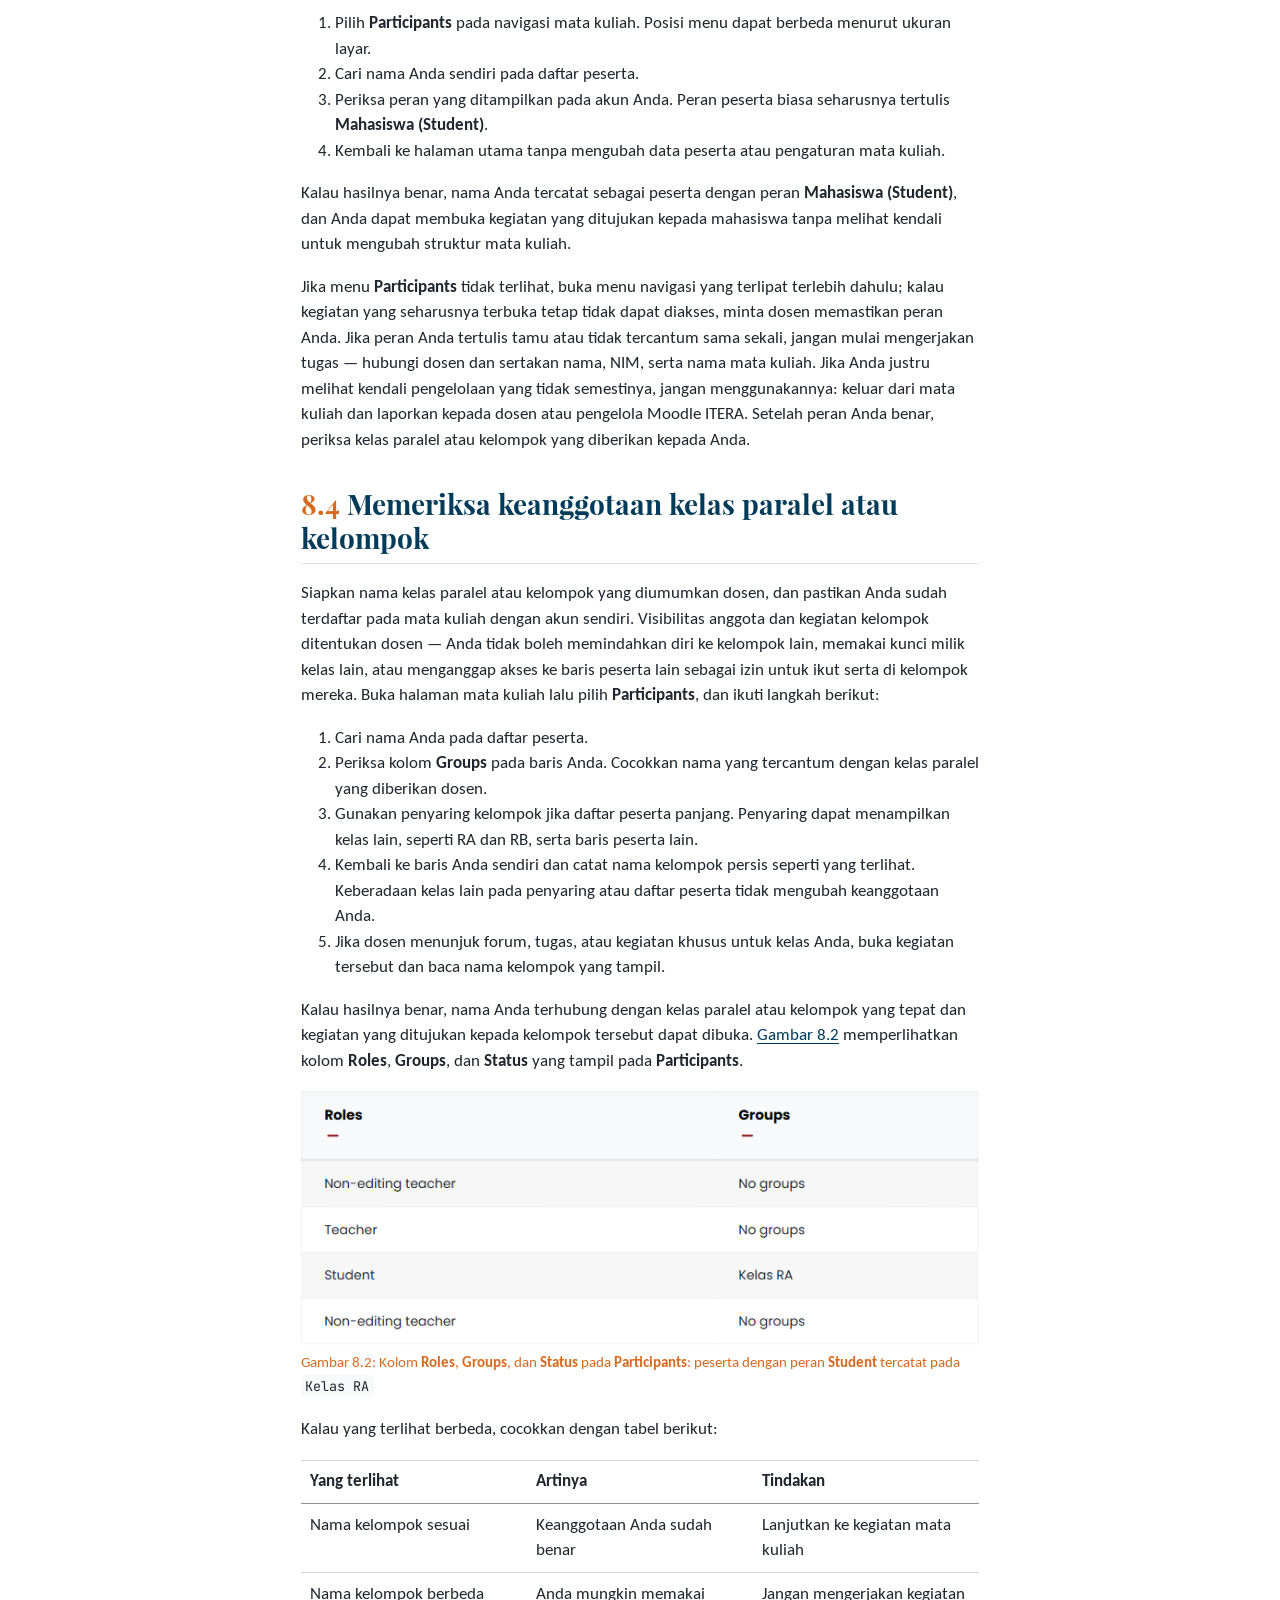
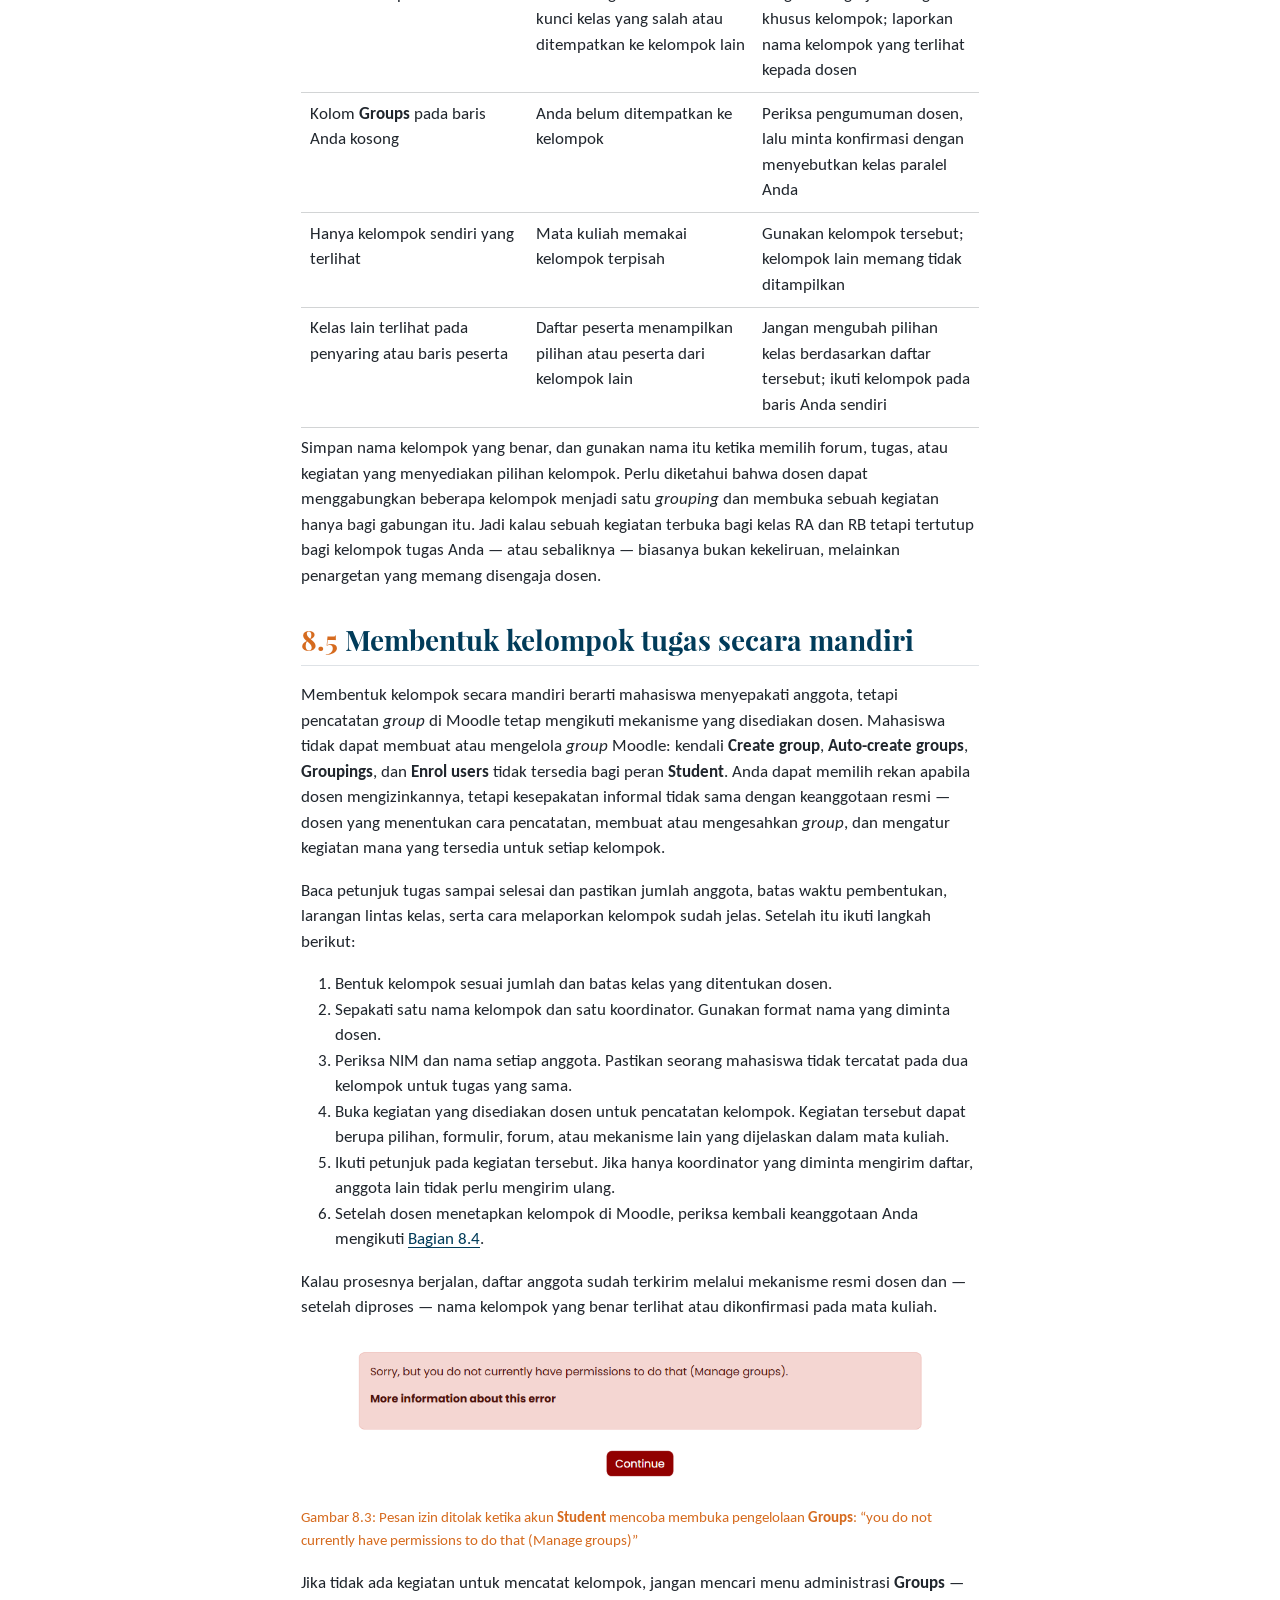
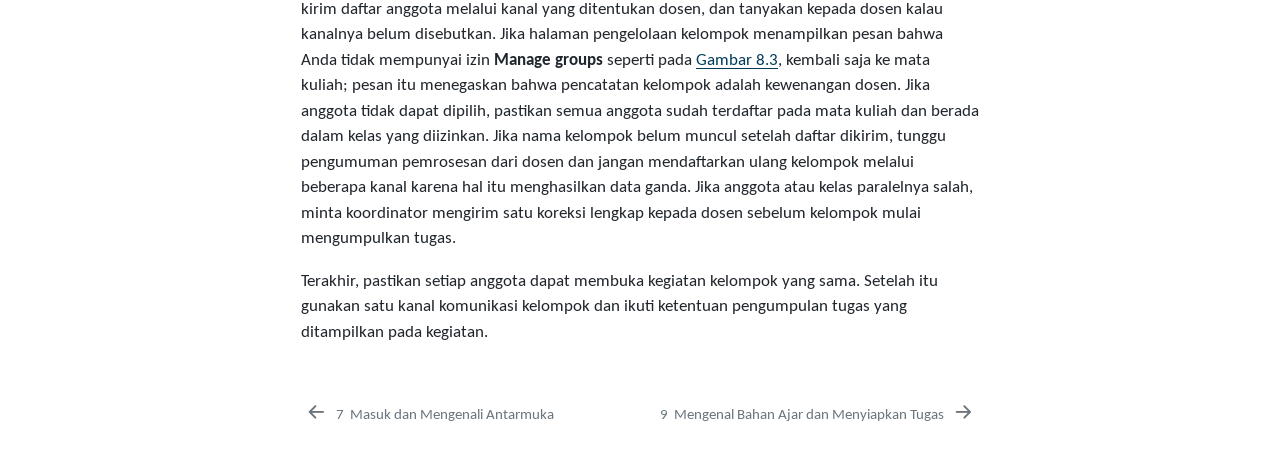
<file: docs/mahasiswa/bergabung-dan-kelompok.html>
<!DOCTYPE html>
<html xmlns="http://www.w3.org/1999/xhtml" lang="id" xml:lang="id"><head>

<meta charset="utf-8">
<meta name="generator" content="quarto-1.10.19">

<meta name="viewport" content="width=device-width, initial-scale=1.0, user-scalable=yes">


<title>8&nbsp; Bergabung ke Mata Kuliah dan Kelompok – Panduan Penggunaan Platform *New E-Learning* ITERA</title>
<style>
/* Default styles provided by pandoc.
** See https://pandoc.org/MANUAL.html#variables-for-html for config info.
*/
span.smallcaps{font-variant: small-caps;}
div.columns{display: flex; gap: 1.5em;}
div.column{flex: auto;}
@media screen {
div.columns{gap: min(4vw, 1.5em);}
div.column{overflow-x: auto;}
}
div.hanging-indent{margin-left: 1.5em; text-indent: -1.5em;}
ul.task-list{list-style: none;}
ul.task-list li input[type="checkbox"] {
  width: 0.8em;
  margin: 0 0.8em 0.2em -1em; /* quarto-specific, see https://github.com/quarto-dev/quarto-cli/issues/4556 */ 
  vertical-align: middle;
}
</style>


<script src="../site_libs/quarto-nav/quarto-nav.js"></script>
<script src="../site_libs/quarto-nav/headroom.min.js"></script>
<script src="../site_libs/clipboard/clipboard.min.js"></script>
<script src="../site_libs/quarto-search/autocomplete.umd.js"></script>
<script src="../site_libs/quarto-search/fuse.min.js"></script>
<script src="../site_libs/quarto-search/quarto-search.js"></script>
<meta name="quarto:offset" content="../">
<link href="../mahasiswa/materi-dan-aktivitas.html" rel="next">
<link href="../mahasiswa/login-dan-orientasi.html" rel="prev">
<script src="../site_libs/quarto-html/quarto.js" type="module"></script>
<script src="../site_libs/quarto-html/tabsets/tabsets.js" type="module"></script>
<script src="../site_libs/quarto-html/popper.min.js"></script>
<script src="../site_libs/quarto-html/tippy.umd.min.js"></script>
<script src="../site_libs/quarto-html/anchor.min.js"></script>
<link href="../site_libs/quarto-html/tippy.css" rel="stylesheet">
<link href="../site_libs/quarto-html/quarto-syntax-highlighting-ee0d825c001f130fb265e92dcb17fa1f.css" rel="stylesheet" class="quarto-color-scheme" id="quarto-text-highlighting-styles">
<link href="../site_libs/quarto-html/quarto-syntax-highlighting-dark-86a2d7ae3330a5c8f2af512998a51a4c.css" rel="stylesheet" class="quarto-color-scheme quarto-color-alternate" id="quarto-text-highlighting-styles">
<link href="../site_libs/quarto-html/quarto-syntax-highlighting-ee0d825c001f130fb265e92dcb17fa1f.css" rel="stylesheet" class="quarto-color-scheme-extra" id="quarto-text-highlighting-styles">
<script src="../site_libs/bootstrap/bootstrap.min.js"></script>
<link href="../site_libs/bootstrap/bootstrap-icons.css" rel="stylesheet">
<link href="../site_libs/bootstrap/bootstrap-3ed409b4e100c8c12b97e3dce972414c.min.css" rel="stylesheet" append-hash="true" class="quarto-color-scheme" id="quarto-bootstrap" data-mode="light">
<link href="../site_libs/bootstrap/bootstrap-dark-3ed409b4e100c8c12b97e3dce972414c.min.css" rel="stylesheet" append-hash="true" class="quarto-color-scheme quarto-color-alternate" id="quarto-bootstrap" data-mode="light">
<link href="../site_libs/bootstrap/bootstrap-3ed409b4e100c8c12b97e3dce972414c.min.css" rel="stylesheet" append-hash="true" class="quarto-color-scheme-extra" id="quarto-bootstrap" data-mode="light">
<script id="quarto-search-options" type="application/json">{
  "location": "sidebar",
  "copy-button": false,
  "collapse-after": 3,
  "panel-placement": "start",
  "type": "textbox",
  "limit": 50,
  "keyboard-shortcut": [
    "f",
    "/",
    "s"
  ],
  "show-item-context": false,
  "language": {
    "search-no-results-text": "Tidak ada hasil",
    "search-matching-documents-text": "dokumen cocok",
    "search-copy-link-title": "Salin tautan untuk mencari",
    "search-hide-matches-text": "Sembunyikan kecocokan lainnya",
    "search-more-match-text": "kecocokan lainnya di dokumen ini",
    "search-more-matches-text": "kecocokan lainnya di dokumen ini",
    "search-clear-button-title": "Hapus",
    "search-text-placeholder": "",
    "search-detached-cancel-button-title": "Batal",
    "search-submit-button-title": "Kirim",
    "search-label": "Mencari"
  }
}</script>


<link rel="stylesheet" href="../_shared/laman.css">
</head>

<body class="nav-sidebar floating quarto-light">

<div id="quarto-search-results"></div>
  <header id="quarto-header" class="headroom fixed-top">
  <nav class="quarto-secondary-nav">
    <div class="container-fluid d-flex">
      <button type="button" class="quarto-btn-toggle btn" data-bs-toggle="collapse" role="button" data-bs-target=".quarto-sidebar-collapse-item" aria-controls="quarto-sidebar" aria-expanded="false" aria-label="Alihkan bilah sisi" onclick="if (window.quartoToggleHeadroom) { window.quartoToggleHeadroom(); }">
        <i class="bi bi-layout-text-sidebar-reverse"></i>
      </button>
        <nav class="quarto-page-breadcrumbs" aria-label="breadcrumb"><ol class="breadcrumb"><li class="breadcrumb-item"><a href="../mahasiswa/login-dan-orientasi.html">Bagian III — Panduan untuk Mahasiswa</a></li><li class="breadcrumb-item"><a href="../mahasiswa/bergabung-dan-kelompok.html"><span class="chapter-number">8</span>&nbsp; <span class="chapter-title">Bergabung ke Mata Kuliah dan Kelompok</span></a></li></ol></nav>
        <a class="flex-grow-1" role="navigation" data-bs-toggle="collapse" data-bs-target=".quarto-sidebar-collapse-item" aria-controls="quarto-sidebar" aria-expanded="false" aria-label="Alihkan bilah sisi" onclick="if (window.quartoToggleHeadroom) { window.quartoToggleHeadroom(); }">      
        </a>
      <button type="button" class="btn quarto-search-button" aria-label="Mencari" onclick="window.quartoOpenSearch();">
        <i class="bi bi-search"></i>
      </button>
    </div>
  </nav>
</header>
<!-- content -->
<div id="quarto-content" class="quarto-container page-columns page-rows-contents page-layout-article">
<!-- sidebar -->
  <nav id="quarto-sidebar" class="sidebar collapse collapse-horizontal quarto-sidebar-collapse-item sidebar-navigation floating overflow-auto">
    <div class="pt-lg-2 mt-2 text-left sidebar-header sidebar-header-stacked">
      <a href="../index.html" class="sidebar-logo-link">
      <img src="../assets/images/logo-itera.png" alt="" class="sidebar-logo light-content py-0 d-lg-inline d-none">
      <img src="../assets/images/logo-itera.png" alt="" class="sidebar-logo dark-content py-0 d-lg-inline d-none">
      </a>
    <div class="sidebar-title mb-0 py-0">
      <a href="../">Panduan Penggunaan Platform <em>New E-Learning</em> ITERA</a> 
    </div>
      </div>
        <div class="mt-2 flex-shrink-0 align-items-center">
        <div class="sidebar-search">
        <div id="quarto-search" class="" title="Mencari"></div>
        </div>
        </div>
    <div class="sidebar-menu-container"> 
    <ul class="list-unstyled mt-1">
        <li class="sidebar-item">
  <div class="sidebar-item-container"> 
  <a href="../index.html" class="sidebar-item-text sidebar-link">
 <span class="menu-text">Halaman Depan</span></a>
  </div>
</li>
        <li class="sidebar-item">
  <div class="sidebar-item-container"> 
  <a href="../prakata.html" class="sidebar-item-text sidebar-link">
 <span class="menu-text">Prakata</span></a>
  </div>
</li>
        <li class="sidebar-item">
  <div class="sidebar-item-container"> 
  <a href="../tentang-panduan.html" class="sidebar-item-text sidebar-link">
 <span class="menu-text">Tentang Panduan Ini</span></a>
  </div>
</li>
        <li class="sidebar-item sidebar-item-section">
      <div class="sidebar-item-container"> 
            <a class="sidebar-item-text sidebar-link text-start" data-bs-toggle="collapse" data-bs-target="#quarto-sidebar-section-1" role="navigation" aria-expanded="true">
 <span class="menu-text">Bagian I — Panduan untuk Dosen</span></a>
          <a class="sidebar-item-toggle text-start" data-bs-toggle="collapse" data-bs-target="#quarto-sidebar-section-1" role="navigation" aria-expanded="true" aria-label="Alihkan bagian">
            <i class="bi bi-chevron-right ms-2"></i>
          </a> 
      </div>
      <ul id="quarto-sidebar-section-1" class="collapse list-unstyled sidebar-section depth1 show">  
          <li class="sidebar-item">
  <div class="sidebar-item-container"> 
  <a href="../dosen/01-login-orientasi.html" class="sidebar-item-text sidebar-link">
 <span class="menu-text"><span class="chapter-number">1</span>&nbsp; <span class="chapter-title">Masuk dan Mengenali Antarmuka</span></span></a>
  </div>
</li>
          <li class="sidebar-item">
  <div class="sidebar-item-container"> 
  <a href="../dosen/02-mata-kuliah.html" class="sidebar-item-text sidebar-link">
 <span class="menu-text"><span class="chapter-number">2</span>&nbsp; <span class="chapter-title">Membuat dan Membuka Mata Kuliah</span></span></a>
  </div>
</li>
          <li class="sidebar-item">
  <div class="sidebar-item-container"> 
  <a href="../dosen/03-kepesertaan-kelas-dan-peran.html" class="sidebar-item-text sidebar-link">
 <span class="menu-text"><span class="chapter-number">3</span>&nbsp; <span class="chapter-title">Mengelola Kepesertaan, Kelas Paralel, dan Peran</span></span></a>
  </div>
</li>
          <li class="sidebar-item">
  <div class="sidebar-item-container"> 
  <a href="../dosen/04-organisasi-materi-dan-asesmen.html" class="sidebar-item-text sidebar-link">
 <span class="menu-text"><span class="chapter-number">4</span>&nbsp; <span class="chapter-title">Mengorganisasi Mata Kuliah, Bahan Ajar, dan Asesmen Tugas</span></span></a>
  </div>
</li>
          <li class="sidebar-item">
  <div class="sidebar-item-container"> 
  <a href="../dosen/05-pemantauan-dan-laporan.html" class="sidebar-item-text sidebar-link">
 <span class="menu-text"><span class="chapter-number">5</span>&nbsp; <span class="chapter-title">Memantau Pengumpulan Tugas, Pengerjaan Kuis, dan Jejak Aktivitas Mahasiswa</span></span></a>
  </div>
</li>
      </ul>
  </li>
        <li class="sidebar-item sidebar-item-section">
      <div class="sidebar-item-container"> 
            <a class="sidebar-item-text sidebar-link text-start" data-bs-toggle="collapse" data-bs-target="#quarto-sidebar-section-2" role="navigation" aria-expanded="true">
 <span class="menu-text">Bagian II — Panduan untuk Asisten</span></a>
          <a class="sidebar-item-toggle text-start" data-bs-toggle="collapse" data-bs-target="#quarto-sidebar-section-2" role="navigation" aria-expanded="true" aria-label="Alihkan bagian">
            <i class="bi bi-chevron-right ms-2"></i>
          </a> 
      </div>
      <ul id="quarto-sidebar-section-2" class="collapse list-unstyled sidebar-section depth1 show">  
          <li class="sidebar-item">
  <div class="sidebar-item-container"> 
  <a href="../asisten/01-kewenangan-dan-alur-kerja.html" class="sidebar-item-text sidebar-link">
 <span class="menu-text"><span class="chapter-number">6</span>&nbsp; <span class="chapter-title">Peran, Kewenangan, dan Alur Kerja Asisten</span></span></a>
  </div>
</li>
      </ul>
  </li>
        <li class="sidebar-item sidebar-item-section">
      <div class="sidebar-item-container"> 
            <a class="sidebar-item-text sidebar-link text-start" data-bs-toggle="collapse" data-bs-target="#quarto-sidebar-section-3" role="navigation" aria-expanded="true">
 <span class="menu-text">Bagian III — Panduan untuk Mahasiswa</span></a>
          <a class="sidebar-item-toggle text-start" data-bs-toggle="collapse" data-bs-target="#quarto-sidebar-section-3" role="navigation" aria-expanded="true" aria-label="Alihkan bagian">
            <i class="bi bi-chevron-right ms-2"></i>
          </a> 
      </div>
      <ul id="quarto-sidebar-section-3" class="collapse list-unstyled sidebar-section depth1 show">  
          <li class="sidebar-item">
  <div class="sidebar-item-container"> 
  <a href="../mahasiswa/login-dan-orientasi.html" class="sidebar-item-text sidebar-link">
 <span class="menu-text"><span class="chapter-number">7</span>&nbsp; <span class="chapter-title">Masuk dan Mengenali Antarmuka</span></span></a>
  </div>
</li>
          <li class="sidebar-item">
  <div class="sidebar-item-container"> 
  <a href="../mahasiswa/bergabung-dan-kelompok.html" class="sidebar-item-text sidebar-link active">
 <span class="menu-text"><span class="chapter-number">8</span>&nbsp; <span class="chapter-title">Bergabung ke Mata Kuliah dan Kelompok</span></span></a>
  </div>
</li>
          <li class="sidebar-item">
  <div class="sidebar-item-container"> 
  <a href="../mahasiswa/materi-dan-aktivitas.html" class="sidebar-item-text sidebar-link">
 <span class="menu-text"><span class="chapter-number">9</span>&nbsp; <span class="chapter-title">Mengenal Bahan Ajar dan Menyiapkan Tugas</span></span></a>
  </div>
</li>
          <li class="sidebar-item">
  <div class="sidebar-item-container"> 
  <a href="../mahasiswa/pengumpulan-tugas.html" class="sidebar-item-text sidebar-link">
 <span class="menu-text"><span class="chapter-number">10</span>&nbsp; <span class="chapter-title">Mengumpulkan Tugas dan Mengerjakan Kuis</span></span></a>
  </div>
</li>
      </ul>
  </li>
    </ul>
    </div>
</nav>
<div id="quarto-sidebar-glass" class="quarto-sidebar-collapse-item" data-bs-toggle="collapse" data-bs-target=".quarto-sidebar-collapse-item"></div>
<!-- margin-sidebar -->
    <div id="quarto-margin-sidebar" class="sidebar margin-sidebar">
        <nav id="TOC" role="doc-toc" class="toc-active">
    <h2 id="toc-title">Daftar Isi</h2>
   
  <ul>
  <li><a href="#sec-mahasiswa-istilah" id="toc-sec-mahasiswa-istilah" class="nav-link active" data-scroll-target="#sec-mahasiswa-istilah"><span class="header-section-number">8.1</span> Memahami kursus, peran, dan kelompok</a></li>
  <li><a href="#sec-mahasiswa-daftar-mandiri" id="toc-sec-mahasiswa-daftar-mandiri" class="nav-link" data-scroll-target="#sec-mahasiswa-daftar-mandiri"><span class="header-section-number">8.2</span> Bergabung melalui pendaftaran mandiri</a></li>
  <li><a href="#sec-mahasiswa-peran" id="toc-sec-mahasiswa-peran" class="nav-link" data-scroll-target="#sec-mahasiswa-peran"><span class="header-section-number">8.3</span> Memastikan peran mahasiswa</a></li>
  <li><a href="#sec-mahasiswa-keanggotaan" id="toc-sec-mahasiswa-keanggotaan" class="nav-link" data-scroll-target="#sec-mahasiswa-keanggotaan"><span class="header-section-number">8.4</span> Memeriksa keanggotaan kelas paralel atau kelompok</a></li>
  <li><a href="#sec-mahasiswa-kelompok-tugas" id="toc-sec-mahasiswa-kelompok-tugas" class="nav-link" data-scroll-target="#sec-mahasiswa-kelompok-tugas"><span class="header-section-number">8.5</span> Membentuk kelompok tugas secara mandiri</a></li>
  </ul>
</nav>
    </div>
<!-- main -->
<main class="content" id="quarto-document-content">

<header id="title-block-header" class="quarto-title-block default"><nav class="quarto-page-breadcrumbs quarto-title-breadcrumbs d-none d-lg-block" aria-label="breadcrumb"><ol class="breadcrumb"><li class="breadcrumb-item"><a href="../mahasiswa/login-dan-orientasi.html">Bagian III — Panduan untuk Mahasiswa</a></li><li class="breadcrumb-item"><a href="../mahasiswa/bergabung-dan-kelompok.html"><span class="chapter-number">8</span>&nbsp; <span class="chapter-title">Bergabung ke Mata Kuliah dan Kelompok</span></a></li></ol></nav>
<div class="quarto-title">
<h1 class="title"><span class="chapter-number">8</span>&nbsp; <span class="chapter-title">Bergabung ke Mata Kuliah dan Kelompok</span></h1>
</div>



<div class="quarto-title-meta">

    
  
    
  </div>
  


</header>


<p>Pada mata kuliah yang menempatkan beberapa kelas paralel dalam satu ruang kursus, kelas seperti RA dan RB dibedakan melalui <em>group</em>. Karena itu, Anda perlu memeriksa dua hal setelah bergabung: nama mata kuliahnya benar dan kelas paralelnya juga benar.</p>
<!-- Sumber internal: Guide/spec.md M-02 dan M-03; Guide/KULIAH2.md bagian Kepesertaan; Code/moodle_docs/Enrolment_methods.md; Code/moodle_docs/Self_enrolment.md; Code/moodle_docs/Groups.md; Code/moodle_docs/Groupings.md; temuan akun mahasiswa pada course 917: group enrolment key menghasilkan role Student dan group Kelas RA, Participants menampilkan role/group, group filter menampilkan RA/RB, dan capability Manage groups ditolak. -->
<section id="sec-mahasiswa-istilah" class="level2" data-number="8.1">
<h2 data-number="8.1" class="anchored" data-anchor-id="sec-mahasiswa-istilah"><span class="header-section-number">8.1</span> Memahami kursus, peran, dan kelompok</h2>
<table class="caption-top table">
<colgroup>
<col style="width: 50%">
<col style="width: 50%">
</colgroup>
<thead>
<tr class="header">
<th>Istilah</th>
<th>Artinya bagi mahasiswa</th>
</tr>
</thead>
<tbody>
<tr class="odd">
<td>Mata kuliah atau kursus</td>
<td>Ruang utama yang memuat bahan, kegiatan, tugas, ujian, dan nilai</td>
</tr>
<tr class="even">
<td><strong>Mahasiswa (Student)</strong></td>
<td>Peran yang memungkinkan Anda mengikuti kegiatan yang dibuka dosen; peran ini tidak memberi kewenangan untuk mengubah struktur kursus</td>
</tr>
<tr class="odd">
<td>Kelas paralel</td>
<td>Pembagian peserta, seperti RA dan RB, yang dapat dikelola sebagai <em>group</em> di dalam satu ruang mata kuliah</td>
</tr>
<tr class="even">
<td>Kelompok tugas</td>
<td><em>Group</em> yang anggotanya bekerja bersama untuk kegiatan tertentu; kelompok ini dapat berbeda dari kelas paralel</td>
</tr>
<tr class="odd">
<td><em>Grouping</em></td>
<td>Kumpulan beberapa <em>group</em> yang dipakai dosen untuk mengarahkan kegiatan; mahasiswa tidak perlu mengelolanya</td>
</tr>
<tr class="even">
<td>Tamu</td>
<td>Akses untuk melihat informasi yang diizinkan tanpa menjadi peserta penuh; akses ini tidak dapat dipakai untuk mengerjakan kegiatan</td>
</tr>
</tbody>
</table>
<p>Satu mahasiswa dapat menjadi anggota kelas paralel sekaligus kelompok tugas. Nama keduanya harus dibaca dengan teliti karena keduanya berada dalam ruang mata kuliah yang sama.</p>
</section>
<section id="sec-mahasiswa-daftar-mandiri" class="level2" data-number="8.2">
<h2 data-number="8.2" class="anchored" data-anchor-id="sec-mahasiswa-daftar-mandiri"><span class="header-section-number">8.2</span> Bergabung melalui pendaftaran mandiri</h2>
<p>Siapkan akun ITERA yang aktif, tautan mata kuliah resmi, serta kunci kelas yang diberikan dosen. Salin kunci langsung dari pengumuman dosen — jangan menebak, membagikan, atau memakai kunci dari kelas lain. Anda hanya dapat mendaftarkan diri ketika dosen membuka pendaftaran mandiri; dosen atau pengelola mata kuliah yang menentukan kunci, mengaktifkan metode pendaftaran, menempatkan peserta secara manual, dan menetapkan kelas paralel. Buka <code>https://kuliah2.itera.ac.id</code> dan masuk dengan akun ITERA Anda, lalu ikuti langkah berikut:</p>
<ol type="1">
<li>Buka tautan mata kuliah yang diberikan dosen. Jika Anda mencarinya melalui daftar mata kuliah, cocokkan kode, nama, semester, dan nama dosen sebelum melanjutkan.</li>
<li>Cari bagian pendaftaran mandiri yang ditentukan dosen, lalu pilih <strong>Enrol me</strong> untuk membuka formulir kunci.</li>
<li>Masukkan kunci kelas pada bidang <strong>Enrolment key</strong>. Kunci kelompok mendaftarkan Anda sebagai <strong>Student</strong> sekaligus menempatkan Anda ke kelas paralel yang sesuai.</li>
<li>Pilih <strong>Enrol me</strong> pada formulir. Pada tampilan tertentu, tombol akhir dapat berlabel <strong>Save changes</strong>.</li>
<li>Tunggu sampai halaman utama mata kuliah terbuka.</li>
<li>Cocokkan nama mata kuliah sekali lagi, lalu buka satu bagian pembelajaran yang memang ditujukan untuk seluruh peserta.</li>
</ol>
<p><a href="#fig-mahasiswa-enrol-01" class="quarto-xref">Gambar&nbsp;<span>8.1</span></a> memperlihatkan formulir pendaftaran mandiri dengan bidang <strong>Enrolment key</strong> yang harus diisi. Kalau pendaftaran berhasil, mata kuliah muncul pada daftar mata kuliah Anda dan halaman utamanya dapat dibuka; pada <strong>Participants</strong>, baris akun Anda menampilkan peran <strong>Student</strong> dan kelas paralel yang sesuai dengan kunci kelompok.</p>
<div id="fig-mahasiswa-enrol-01" class="quarto-float quarto-figure quarto-figure-center anchored" data-fig-pos="H">
<figure class="quarto-float quarto-float-fig figure">
<div aria-describedby="fig-mahasiswa-enrol-01-caption-0ceaefa1-69ba-4598-a22c-09a6ac19f8ca">
<img src="assets/images/kepesertaan/03-modal-enrolment-key.png" class="img-fluid figure-img" style="width:70.0%" data-fig-pos="H">
</div>
<figcaption class="quarto-float-caption-bottom quarto-float-caption quarto-float-fig" id="fig-mahasiswa-enrol-01-caption-0ceaefa1-69ba-4598-a22c-09a6ac19f8ca">
Gambar&nbsp;8.1: Formulir pendaftaran mandiri dengan bidang <strong>Enrolment key</strong>
</figcaption>
</figure>
</div>
<p>Kalau yang Anda lihat berbeda, cocokkan dengan tabel berikut sebelum menghubungi dosen:</p>
<table class="caption-top table">
<colgroup>
<col style="width: 33%">
<col style="width: 33%">
<col style="width: 33%">
</colgroup>
<thead>
<tr class="header">
<th>Yang terlihat</th>
<th>Kemungkinan penyebab</th>
<th>Tindakan</th>
</tr>
</thead>
<tbody>
<tr class="odd">
<td>Tombol pendaftaran tidak muncul, tetapi isi mata kuliah dapat dibuka</td>
<td>Anda mungkin sudah terdaftar</td>
<td>Periksa daftar mata kuliah dan identitas akun, lalu lanjutkan ke pemeriksaan peran</td>
</tr>
<tr class="even">
<td>Halaman meminta kunci dan menolaknya</td>
<td>Kunci salah, sudah berubah, atau ditujukan untuk kelas lain</td>
<td>Ketik ulang dengan memperhatikan huruf besar, huruf kecil, dan spasi; jika tetap ditolak, minta dosen memastikan kunci untuk kelas Anda</td>
</tr>
<tr class="odd">
<td>Pesan menyatakan pendaftaran tidak tersedia</td>
<td>Pendaftaran mandiri belum dibuka, sudah ditutup, atau dibatasi</td>
<td>Jangan membuat akun baru; kirimkan nama, NIM, mata kuliah, dan kelas paralel kepada dosen</td>
</tr>
<tr class="even">
<td>Mata kuliah tidak ditemukan</td>
<td>Tautan salah, mata kuliah masih disembunyikan, atau akun belum mendapat akses</td>
<td>Periksa kembali tautan resmi dan semester, lalu hubungi dosen</td>
</tr>
<tr class="odd">
<td>Halaman dapat dilihat sebagai tamu</td>
<td>Anda belum tentu menjadi peserta</td>
<td>Masuk dengan akun ITERA dan pastikan mata kuliah tercantum pada daftar mata kuliah sebelum mengerjakan kegiatan</td>
</tr>
</tbody>
</table>
<div class="callout callout-style-default callout-note callout-titled" title="Catatan">
<div class="callout-header d-flex align-content-center">
<div class="callout-icon-container">
<i class="callout-icon"></i>
</div>
<div class="callout-title-container flex-fill">
<span class="screen-reader-only">Catatan</span>Catatan
</div>
</div>
<section id="pendaftaran-tanpa-memasukkan-kunci-pendaftaran" class="level4 unnumbered unlisted callout-body-container callout-body">
<h4 class="unnumbered unlisted anchored" data-anchor-id="pendaftaran-tanpa-memasukkan-kunci-pendaftaran">Pendaftaran Tanpa Memasukkan Kunci Pendaftaran</h4>
<p>Sebagian dosen mendaftarkan mahasiswa secara manual, bukan lewat pendaftaran mandiri. Kalau mata kuliah sudah muncul di <strong>My courses</strong> padahal Anda belum pernah memasukkan kunci apa pun, itu berarti dosen sudah mendaftarkan Anda — jangan mencari tombol <strong>Enrol me</strong> dan jangan meminta kunci kepada teman. Yang tetap perlu Anda lakukan hanyalah memeriksa peran dan kelas paralel Anda pada langkah berikutnya, karena pendaftaran manual tidak selalu sekaligus menempatkan Anda ke sebuah kelompok.</p>
</section>
</div>
<p>Setelah mata kuliah terbuka, periksa peran dan keanggotaan kelompok Anda. Jangan mengumpulkan tugas sebelum nama mata kuliah, peran, dan kelas paralel Anda sudah sesuai.</p>
</section>
<section id="sec-mahasiswa-peran" class="level2" data-number="8.3">
<h2 data-number="8.3" class="anchored" data-anchor-id="sec-mahasiswa-peran"><span class="header-section-number">8.3</span> Memastikan peran mahasiswa</h2>
<p>Anda perlu sudah dapat membuka halaman utama mata kuliah dengan akun sendiri. Perlu diingat bahwa mahasiswa tidak menetapkan atau mengganti perannya sendiri, dan perbedaan menu antara layar mahasiswa dan layar dosen adalah hal yang wajar karena setiap peran mempunyai kewenangan berbeda. Buka halaman mata kuliah, lalu ikuti langkah berikut:</p>
<ol type="1">
<li>Pilih <strong>Participants</strong> pada navigasi mata kuliah. Posisi menu dapat berbeda menurut ukuran layar.</li>
<li>Cari nama Anda sendiri pada daftar peserta.</li>
<li>Periksa peran yang ditampilkan pada akun Anda. Peran peserta biasa seharusnya tertulis <strong>Mahasiswa (Student)</strong>.</li>
<li>Kembali ke halaman utama tanpa mengubah data peserta atau pengaturan mata kuliah.</li>
</ol>
<p>Kalau hasilnya benar, nama Anda tercatat sebagai peserta dengan peran <strong>Mahasiswa (Student)</strong>, dan Anda dapat membuka kegiatan yang ditujukan kepada mahasiswa tanpa melihat kendali untuk mengubah struktur mata kuliah.</p>
<p>Jika menu <strong>Participants</strong> tidak terlihat, buka menu navigasi yang terlipat terlebih dahulu; kalau kegiatan yang seharusnya terbuka tetap tidak dapat diakses, minta dosen memastikan peran Anda. Jika peran Anda tertulis tamu atau tidak tercantum sama sekali, jangan mulai mengerjakan tugas — hubungi dosen dan sertakan nama, NIM, serta nama mata kuliah. Jika Anda justru melihat kendali pengelolaan yang tidak semestinya, jangan menggunakannya: keluar dari mata kuliah dan laporkan kepada dosen atau pengelola Moodle ITERA. Setelah peran Anda benar, periksa kelas paralel atau kelompok yang diberikan kepada Anda.</p>
</section>
<section id="sec-mahasiswa-keanggotaan" class="level2" data-number="8.4">
<h2 data-number="8.4" class="anchored" data-anchor-id="sec-mahasiswa-keanggotaan"><span class="header-section-number">8.4</span> Memeriksa keanggotaan kelas paralel atau kelompok</h2>
<p>Siapkan nama kelas paralel atau kelompok yang diumumkan dosen, dan pastikan Anda sudah terdaftar pada mata kuliah dengan akun sendiri. Visibilitas anggota dan kegiatan kelompok ditentukan dosen — Anda tidak boleh memindahkan diri ke kelompok lain, memakai kunci milik kelas lain, atau menganggap akses ke baris peserta lain sebagai izin untuk ikut serta di kelompok mereka. Buka halaman mata kuliah lalu pilih <strong>Participants</strong>, dan ikuti langkah berikut:</p>
<ol type="1">
<li>Cari nama Anda pada daftar peserta.</li>
<li>Periksa kolom <strong>Groups</strong> pada baris Anda. Cocokkan nama yang tercantum dengan kelas paralel yang diberikan dosen.</li>
<li>Gunakan penyaring kelompok jika daftar peserta panjang. Penyaring dapat menampilkan kelas lain, seperti RA dan RB, serta baris peserta lain.</li>
<li>Kembali ke baris Anda sendiri dan catat nama kelompok persis seperti yang terlihat. Keberadaan kelas lain pada penyaring atau daftar peserta tidak mengubah keanggotaan Anda.</li>
<li>Jika dosen menunjuk forum, tugas, atau kegiatan khusus untuk kelas Anda, buka kegiatan tersebut dan baca nama kelompok yang tampil.</li>
</ol>
<p>Kalau hasilnya benar, nama Anda terhubung dengan kelas paralel atau kelompok yang tepat dan kegiatan yang ditujukan kepada kelompok tersebut dapat dibuka. <a href="#fig-mahasiswa-grup-01" class="quarto-xref">Gambar&nbsp;<span>8.2</span></a> memperlihatkan kolom <strong>Roles</strong>, <strong>Groups</strong>, dan <strong>Status</strong> yang tampil pada <strong>Participants</strong>.</p>
<div id="fig-mahasiswa-grup-01" class="quarto-float quarto-figure quarto-figure-center anchored" data-fig-pos="H">
<figure class="quarto-float quarto-float-fig figure">
<div aria-describedby="fig-mahasiswa-grup-01-caption-0ceaefa1-69ba-4598-a22c-09a6ac19f8ca">
<img src="assets/images/kepesertaan/01-peran-dan-kelas.png" class="img-fluid figure-img" style="width:100.0%" data-fig-pos="H">
</div>
<figcaption class="quarto-float-caption-bottom quarto-float-caption quarto-float-fig" id="fig-mahasiswa-grup-01-caption-0ceaefa1-69ba-4598-a22c-09a6ac19f8ca">
Gambar&nbsp;8.2: Kolom <strong>Roles</strong>, <strong>Groups</strong>, dan <strong>Status</strong> pada <strong>Participants</strong>: peserta dengan peran <strong>Student</strong> tercatat pada <code>Kelas RA</code>
</figcaption>
</figure>
</div>
<p>Kalau yang terlihat berbeda, cocokkan dengan tabel berikut:</p>
<table class="caption-top table">
<colgroup>
<col style="width: 33%">
<col style="width: 33%">
<col style="width: 33%">
</colgroup>
<thead>
<tr class="header">
<th>Yang terlihat</th>
<th>Artinya</th>
<th>Tindakan</th>
</tr>
</thead>
<tbody>
<tr class="odd">
<td>Nama kelompok sesuai</td>
<td>Keanggotaan Anda sudah benar</td>
<td>Lanjutkan ke kegiatan mata kuliah</td>
</tr>
<tr class="even">
<td>Nama kelompok berbeda</td>
<td>Anda mungkin memakai kunci kelas yang salah atau ditempatkan ke kelompok lain</td>
<td>Jangan mengerjakan kegiatan khusus kelompok; laporkan nama kelompok yang terlihat kepada dosen</td>
</tr>
<tr class="odd">
<td>Kolom <strong>Groups</strong> pada baris Anda kosong</td>
<td>Anda belum ditempatkan ke kelompok</td>
<td>Periksa pengumuman dosen, lalu minta konfirmasi dengan menyebutkan kelas paralel Anda</td>
</tr>
<tr class="even">
<td>Hanya kelompok sendiri yang terlihat</td>
<td>Mata kuliah memakai kelompok terpisah</td>
<td>Gunakan kelompok tersebut; kelompok lain memang tidak ditampilkan</td>
</tr>
<tr class="odd">
<td>Kelas lain terlihat pada penyaring atau baris peserta</td>
<td>Daftar peserta menampilkan pilihan atau peserta dari kelompok lain</td>
<td>Jangan mengubah pilihan kelas berdasarkan daftar tersebut; ikuti kelompok pada baris Anda sendiri</td>
</tr>
</tbody>
</table>
<p>Simpan nama kelompok yang benar, dan gunakan nama itu ketika memilih forum, tugas, atau kegiatan yang menyediakan pilihan kelompok. Perlu diketahui bahwa dosen dapat menggabungkan beberapa kelompok menjadi satu <em>grouping</em> dan membuka sebuah kegiatan hanya bagi gabungan itu. Jadi kalau sebuah kegiatan terbuka bagi kelas RA dan RB tetapi tertutup bagi kelompok tugas Anda — atau sebaliknya — biasanya bukan kekeliruan, melainkan penargetan yang memang disengaja dosen.</p>
</section>
<section id="sec-mahasiswa-kelompok-tugas" class="level2" data-number="8.5">
<h2 data-number="8.5" class="anchored" data-anchor-id="sec-mahasiswa-kelompok-tugas"><span class="header-section-number">8.5</span> Membentuk kelompok tugas secara mandiri</h2>
<p>Membentuk kelompok secara mandiri berarti mahasiswa menyepakati anggota, tetapi pencatatan <em>group</em> di Moodle tetap mengikuti mekanisme yang disediakan dosen. Mahasiswa tidak dapat membuat atau mengelola <em>group</em> Moodle: kendali <strong>Create group</strong>, <strong>Auto-create groups</strong>, <strong>Groupings</strong>, dan <strong>Enrol users</strong> tidak tersedia bagi peran <strong>Student</strong>. Anda dapat memilih rekan apabila dosen mengizinkannya, tetapi kesepakatan informal tidak sama dengan keanggotaan resmi — dosen yang menentukan cara pencatatan, membuat atau mengesahkan <em>group</em>, dan mengatur kegiatan mana yang tersedia untuk setiap kelompok.</p>
<p>Baca petunjuk tugas sampai selesai dan pastikan jumlah anggota, batas waktu pembentukan, larangan lintas kelas, serta cara melaporkan kelompok sudah jelas. Setelah itu ikuti langkah berikut:</p>
<ol type="1">
<li>Bentuk kelompok sesuai jumlah dan batas kelas yang ditentukan dosen.</li>
<li>Sepakati satu nama kelompok dan satu koordinator. Gunakan format nama yang diminta dosen.</li>
<li>Periksa NIM dan nama setiap anggota. Pastikan seorang mahasiswa tidak tercatat pada dua kelompok untuk tugas yang sama.</li>
<li>Buka kegiatan yang disediakan dosen untuk pencatatan kelompok. Kegiatan tersebut dapat berupa pilihan, formulir, forum, atau mekanisme lain yang dijelaskan dalam mata kuliah.</li>
<li>Ikuti petunjuk pada kegiatan tersebut. Jika hanya koordinator yang diminta mengirim daftar, anggota lain tidak perlu mengirim ulang.</li>
<li>Setelah dosen menetapkan kelompok di Moodle, periksa kembali keanggotaan Anda mengikuti <a href="#sec-mahasiswa-keanggotaan" class="quarto-xref"><span>Bagian 8.4</span></a>.</li>
</ol>
<p>Kalau prosesnya berjalan, daftar anggota sudah terkirim melalui mekanisme resmi dosen dan — setelah diproses — nama kelompok yang benar terlihat atau dikonfirmasi pada mata kuliah.</p>
<div id="fig-mahasiswa-batas-grup-01" class="quarto-float quarto-figure quarto-figure-center anchored" data-fig-pos="H">
<figure class="quarto-float quarto-float-fig figure">
<div aria-describedby="fig-mahasiswa-batas-grup-01-caption-0ceaefa1-69ba-4598-a22c-09a6ac19f8ca">
<img src="assets/images/kepesertaan/02-batas-pengelolaan-group.png" class="img-fluid figure-img" style="width:90.0%" data-fig-pos="H">
</div>
<figcaption class="quarto-float-caption-bottom quarto-float-caption quarto-float-fig" id="fig-mahasiswa-batas-grup-01-caption-0ceaefa1-69ba-4598-a22c-09a6ac19f8ca">
Gambar&nbsp;8.3: Pesan izin ditolak ketika akun <strong>Student</strong> mencoba membuka pengelolaan <strong>Groups</strong>: “you do not currently have permissions to do that (Manage groups)”
</figcaption>
</figure>
</div>
<p>Jika tidak ada kegiatan untuk mencatat kelompok, jangan mencari menu administrasi <strong>Groups</strong> — kirim daftar anggota melalui kanal yang ditentukan dosen, dan tanyakan kepada dosen kalau kanalnya belum disebutkan. Jika halaman pengelolaan kelompok menampilkan pesan bahwa Anda tidak mempunyai izin <strong>Manage groups</strong> seperti pada <a href="#fig-mahasiswa-batas-grup-01" class="quarto-xref">Gambar&nbsp;<span>8.3</span></a>, kembali saja ke mata kuliah; pesan itu menegaskan bahwa pencatatan kelompok adalah kewenangan dosen. Jika anggota tidak dapat dipilih, pastikan semua anggota sudah terdaftar pada mata kuliah dan berada dalam kelas yang diizinkan. Jika nama kelompok belum muncul setelah daftar dikirim, tunggu pengumuman pemrosesan dari dosen dan jangan mendaftarkan ulang kelompok melalui beberapa kanal karena hal itu menghasilkan data ganda. Jika anggota atau kelas paralelnya salah, minta koordinator mengirim satu koreksi lengkap kepada dosen sebelum kelompok mulai mengumpulkan tugas.</p>
<p>Terakhir, pastikan setiap anggota dapat membuka kegiatan kelompok yang sama. Setelah itu gunakan satu kanal komunikasi kelompok dan ikuti ketentuan pengumpulan tugas yang ditampilkan pada kegiatan.</p>


</section>

</main> <!-- /main -->
<script id="quarto-html-after-body" type="application/javascript">
  window.document.addEventListener("DOMContentLoaded", function (event) {
    const icon = "";
    const anchorJS = new window.AnchorJS();
    anchorJS.options = {
      placement: 'right',
      icon: icon
    };
    anchorJS.add('.anchored');
    const isCodeAnnotation = (el) => {
      for (const clz of el.classList) {
        if (clz.startsWith('code-annotation-')) {                     
          return true;
        }
      }
      return false;
    }
    const onCopySuccess = function(e) {
      // button target
      const button = e.trigger;
      // don't keep focus
      button.blur();
      // flash "checked"
      button.classList.add('code-copy-button-checked');
      var currentTitle = button.getAttribute("title");
      button.setAttribute("title", "Disalin!");
      let tooltip;
      if (window.bootstrap) {
        button.setAttribute("data-bs-toggle", "tooltip");
        button.setAttribute("data-bs-placement", "left");
        button.setAttribute("data-bs-title", "Disalin!");
        tooltip = new bootstrap.Tooltip(button, 
          { trigger: "manual", 
            customClass: "code-copy-button-tooltip",
            offset: [0, -8]});
        tooltip.show();    
      }
      setTimeout(function() {
        if (tooltip) {
          tooltip.hide();
          button.removeAttribute("data-bs-title");
          button.removeAttribute("data-bs-toggle");
          button.removeAttribute("data-bs-placement");
        }
        button.setAttribute("title", currentTitle);
        button.classList.remove('code-copy-button-checked');
      }, 1000);
      // clear code selection
      e.clearSelection();
    }
    const getTextToCopy = function(trigger) {
      const outerScaffold = trigger.parentElement.cloneNode(true);
      const codeEl = outerScaffold.querySelector('code');
      for (const childEl of codeEl.children) {
        if (isCodeAnnotation(childEl)) {
          childEl.remove();
        }
      }
      return codeEl.innerText;
    }
    const clipboard = new window.ClipboardJS('.code-copy-button:not([data-in-quarto-modal])', {
      text: getTextToCopy
    });
    clipboard.on('success', onCopySuccess);
    if (window.document.getElementById('quarto-embedded-source-code-modal')) {
      const clipboardModal = new window.ClipboardJS('.code-copy-button[data-in-quarto-modal]', {
        text: getTextToCopy,
        container: window.document.getElementById('quarto-embedded-source-code-modal')
      });
      clipboardModal.on('success', onCopySuccess);
    }
      var localhostRegex = new RegExp(/^(?:http|https):\/\/localhost\:?[0-9]*\//);
      var mailtoRegex = new RegExp(/^mailto:/);
        var filterRegex = new RegExp('/' + window.location.host + '/');
      var isInternal = (href) => {
          return filterRegex.test(href) || localhostRegex.test(href) || mailtoRegex.test(href);
      }
      // Inspect non-navigation links and adorn them if external
     var links = window.document.querySelectorAll('a[href]:not(.nav-link):not(.navbar-brand):not(.toc-action):not(.sidebar-link):not(.sidebar-item-toggle):not(.pagination-link):not(.no-external):not([aria-hidden]):not(.dropdown-item):not(.quarto-navigation-tool):not(.about-link)');
      for (var i=0; i<links.length; i++) {
        const link = links[i];
        if (!isInternal(link.href)) {
          // undo the damage that might have been done by quarto-nav.js in the case of
          // links that we want to consider external
          if (link.dataset.originalHref !== undefined) {
            link.href = link.dataset.originalHref;
          }
        }
      }
    function tippyHover(el, contentFn, onTriggerFn, onUntriggerFn) {
      const config = {
        allowHTML: true,
        maxWidth: 500,
        delay: 100,
        arrow: false,
        appendTo: function(el) {
            return el.parentElement;
        },
        interactive: true,
        interactiveBorder: 10,
        theme: 'quarto',
        placement: 'bottom-start',
      };
      if (contentFn) {
        config.content = contentFn;
      }
      if (onTriggerFn) {
        config.onTrigger = onTriggerFn;
      }
      if (onUntriggerFn) {
        config.onUntrigger = onUntriggerFn;
      }
      window.tippy(el, config); 
    }
    const noterefs = window.document.querySelectorAll('a[role="doc-noteref"]');
    for (var i=0; i<noterefs.length; i++) {
      const ref = noterefs[i];
      tippyHover(ref, function() {
        // use id or data attribute instead here
        let href = ref.getAttribute('data-footnote-href') || ref.getAttribute('href');
        try { href = new URL(href).hash; } catch {}
        const id = href.replace(/^#\/?/, "");
        const note = window.document.getElementById(id);
        if (note) {
          return note.innerHTML;
        } else {
          return "";
        }
      });
    }
    const xrefs = window.document.querySelectorAll('a.quarto-xref');
    const processXRef = (id, note) => {
      // Strip column container classes
      const stripColumnClz = (el) => {
        el.classList.remove("page-full", "page-columns");
        if (el.children) {
          for (const child of el.children) {
            stripColumnClz(child);
          }
        }
      }
      stripColumnClz(note)
      if (id === null || id.startsWith('sec-')) {
        // Special case sections, only their first couple elements
        const container = document.createElement("div");
        if (note.children && note.children.length > 2) {
          container.appendChild(note.children[0].cloneNode(true));
          for (let i = 1; i < note.children.length; i++) {
            const child = note.children[i];
            if (child.tagName === "P" && child.innerText === "") {
              continue;
            } else {
              container.appendChild(child.cloneNode(true));
              break;
            }
          }
          if (window.Quarto?.typesetMath) {
            window.Quarto.typesetMath(container);
          }
          return container.innerHTML
        } else {
          if (window.Quarto?.typesetMath) {
            window.Quarto.typesetMath(note);
          }
          return note.innerHTML;
        }
      } else {
        // Remove any anchor links if they are present
        const anchorLink = note.querySelector('a.anchorjs-link');
        if (anchorLink) {
          anchorLink.remove();
        }
        if (window.Quarto?.typesetMath) {
          window.Quarto.typesetMath(note);
        }
        if (note.classList.contains("callout")) {
          return note.outerHTML;
        } else {
          return note.innerHTML;
        }
      }
    }
    for (var i=0; i<xrefs.length; i++) {
      const xref = xrefs[i];
      tippyHover(xref, undefined, function(instance) {
        instance.disable();
        let url = xref.getAttribute('href');
        let hash = undefined; 
        if (url.startsWith('#')) {
          hash = url;
        } else {
          try { hash = new URL(url).hash; } catch {}
        }
        if (hash) {
          const id = hash.replace(/^#\/?/, "");
          const note = window.document.getElementById(id);
          if (note !== null) {
            try {
              const html = processXRef(id, note.cloneNode(true));
              instance.setContent(html);
            } finally {
              instance.enable();
              instance.show();
            }
          } else {
            // See if we can fetch this
            fetch(url.split('#')[0])
            .then(res => res.text())
            .then(html => {
              const parser = new DOMParser();
              const htmlDoc = parser.parseFromString(html, "text/html");
              const note = htmlDoc.getElementById(id);
              if (note !== null) {
                const html = processXRef(id, note);
                instance.setContent(html);
              } 
            }).finally(() => {
              instance.enable();
              instance.show();
            });
          }
        } else {
          // See if we can fetch a full url (with no hash to target)
          // This is a special case and we should probably do some content thinning / targeting
          fetch(url)
          .then(res => res.text())
          .then(html => {
            const parser = new DOMParser();
            const htmlDoc = parser.parseFromString(html, "text/html");
            const note = htmlDoc.querySelector('main.content');
            if (note !== null) {
              // This should only happen for chapter cross references
              // (since there is no id in the URL)
              // remove the first header
              if (note.children.length > 0 && note.children[0].tagName === "HEADER") {
                note.children[0].remove();
              }
              const html = processXRef(null, note);
              instance.setContent(html);
            } 
          }).finally(() => {
            instance.enable();
            instance.show();
          });
        }
      }, function(instance) {
      });
    }
        let selectedAnnoteEl;
        const selectorForAnnotation = ( cell, annotation) => {
          let cellAttr = 'data-code-cell="' + cell + '"';
          let lineAttr = 'data-code-annotation="' +  annotation + '"';
          const selector = 'span[' + cellAttr + '][' + lineAttr + ']';
          return selector;
        }
        const selectCodeLines = (annoteEl) => {
          const doc = window.document;
          const targetCell = annoteEl.getAttribute("data-target-cell");
          const targetAnnotation = annoteEl.getAttribute("data-target-annotation");
          const annoteSpan = window.document.querySelector(selectorForAnnotation(targetCell, targetAnnotation));
          const lines = annoteSpan.getAttribute("data-code-lines").split(",");
          const lineIds = lines.map((line) => {
            return targetCell + "-" + line;
          })
          let top = null;
          let height = null;
          let parent = null;
          if (lineIds.length > 0) {
              //compute the position of the single el (top and bottom and make a div)
              const el = window.document.getElementById(lineIds[0]);
              top = el.offsetTop;
              height = el.offsetHeight;
              parent = el.parentElement.parentElement;
            if (lineIds.length > 1) {
              const lastEl = window.document.getElementById(lineIds[lineIds.length - 1]);
              const bottom = lastEl.offsetTop + lastEl.offsetHeight;
              height = bottom - top;
            }
            if (top !== null && height !== null && parent !== null) {
              // cook up a div (if necessary) and position it 
              let div = window.document.getElementById("code-annotation-line-highlight");
              if (div === null) {
                div = window.document.createElement("div");
                div.setAttribute("id", "code-annotation-line-highlight");
                div.style.position = 'absolute';
                parent.appendChild(div);
              }
              div.style.top = top - 2 + "px";
              div.style.height = height + 4 + "px";
              div.style.left = 0;
              let gutterDiv = window.document.getElementById("code-annotation-line-highlight-gutter");
              if (gutterDiv === null) {
                gutterDiv = window.document.createElement("div");
                gutterDiv.setAttribute("id", "code-annotation-line-highlight-gutter");
                gutterDiv.style.position = 'absolute';
                const codeCell = window.document.getElementById(targetCell);
                const gutter = codeCell.querySelector('.code-annotation-gutter');
                gutter.appendChild(gutterDiv);
              }
              gutterDiv.style.top = top - 2 + "px";
              gutterDiv.style.height = height + 4 + "px";
            }
            selectedAnnoteEl = annoteEl;
          }
        };
        const unselectCodeLines = () => {
          const elementsIds = ["code-annotation-line-highlight", "code-annotation-line-highlight-gutter"];
          elementsIds.forEach((elId) => {
            const div = window.document.getElementById(elId);
            if (div) {
              div.remove();
            }
          });
          selectedAnnoteEl = undefined;
        };
          // Handle positioning of the toggle
      window.addEventListener(
        "resize",
        throttle(() => {
          elRect = undefined;
          if (selectedAnnoteEl) {
            selectCodeLines(selectedAnnoteEl);
          }
        }, 10)
      );
      function throttle(fn, ms) {
      let throttle = false;
      let timer;
        return (...args) => {
          if(!throttle) { // first call gets through
              fn.apply(this, args);
              throttle = true;
          } else { // all the others get throttled
              if(timer) clearTimeout(timer); // cancel #2
              timer = setTimeout(() => {
                fn.apply(this, args);
                timer = throttle = false;
              }, ms);
          }
        };
      }
        // Attach click handler to the DT
        const annoteDls = window.document.querySelectorAll('dt[data-target-cell]');
        for (const annoteDlNode of annoteDls) {
          annoteDlNode.addEventListener('click', (event) => {
            const clickedEl = event.target;
            if (clickedEl !== selectedAnnoteEl) {
              unselectCodeLines();
              const activeEl = window.document.querySelector('dt[data-target-cell].code-annotation-active');
              if (activeEl) {
                activeEl.classList.remove('code-annotation-active');
              }
              selectCodeLines(clickedEl);
              clickedEl.classList.add('code-annotation-active');
            } else {
              // Unselect the line
              unselectCodeLines();
              clickedEl.classList.remove('code-annotation-active');
            }
          });
        }
    const findCites = (el) => {
      const parentEl = el.parentElement;
      if (parentEl) {
        const cites = parentEl.dataset.cites;
        if (cites) {
          return {
            el,
            cites: cites.split(' ')
          };
        } else {
          return findCites(el.parentElement)
        }
      } else {
        return undefined;
      }
    };
    var bibliorefs = window.document.querySelectorAll('a[role="doc-biblioref"]');
    for (var i=0; i<bibliorefs.length; i++) {
      const ref = bibliorefs[i];
      const citeInfo = findCites(ref);
      if (citeInfo) {
        tippyHover(citeInfo.el, function() {
          var popup = window.document.createElement('div');
          citeInfo.cites.forEach(function(cite) {
            var citeDiv = window.document.createElement('div');
            citeDiv.classList.add('hanging-indent');
            citeDiv.classList.add('csl-entry');
            var biblioDiv = window.document.getElementById('ref-' + cite);
            if (biblioDiv) {
              citeDiv.innerHTML = biblioDiv.innerHTML;
            }
            popup.appendChild(citeDiv);
          });
          return popup.innerHTML;
        });
      }
    }
  });
  </script>
<nav class="page-navigation">
  <div class="nav-page nav-page-previous">
      <a href="../mahasiswa/login-dan-orientasi.html" class="pagination-link" aria-label="Masuk dan Mengenali Antarmuka">
        <i class="bi bi-arrow-left-short"></i> <span class="nav-page-text"><span class="chapter-number">7</span>&nbsp; <span class="chapter-title">Masuk dan Mengenali Antarmuka</span></span>
      </a>          
  </div>
  <div class="nav-page nav-page-next">
      <a href="../mahasiswa/materi-dan-aktivitas.html" class="pagination-link" aria-label="Mengenal Bahan Ajar dan Menyiapkan Tugas">
        <span class="nav-page-text"><span class="chapter-number">9</span>&nbsp; <span class="chapter-title">Mengenal Bahan Ajar dan Menyiapkan Tugas</span></span> <i class="bi bi-arrow-right-short"></i>
      </a>
  </div>
</nav>
</div> <!-- /content -->




</body></html>
</file>
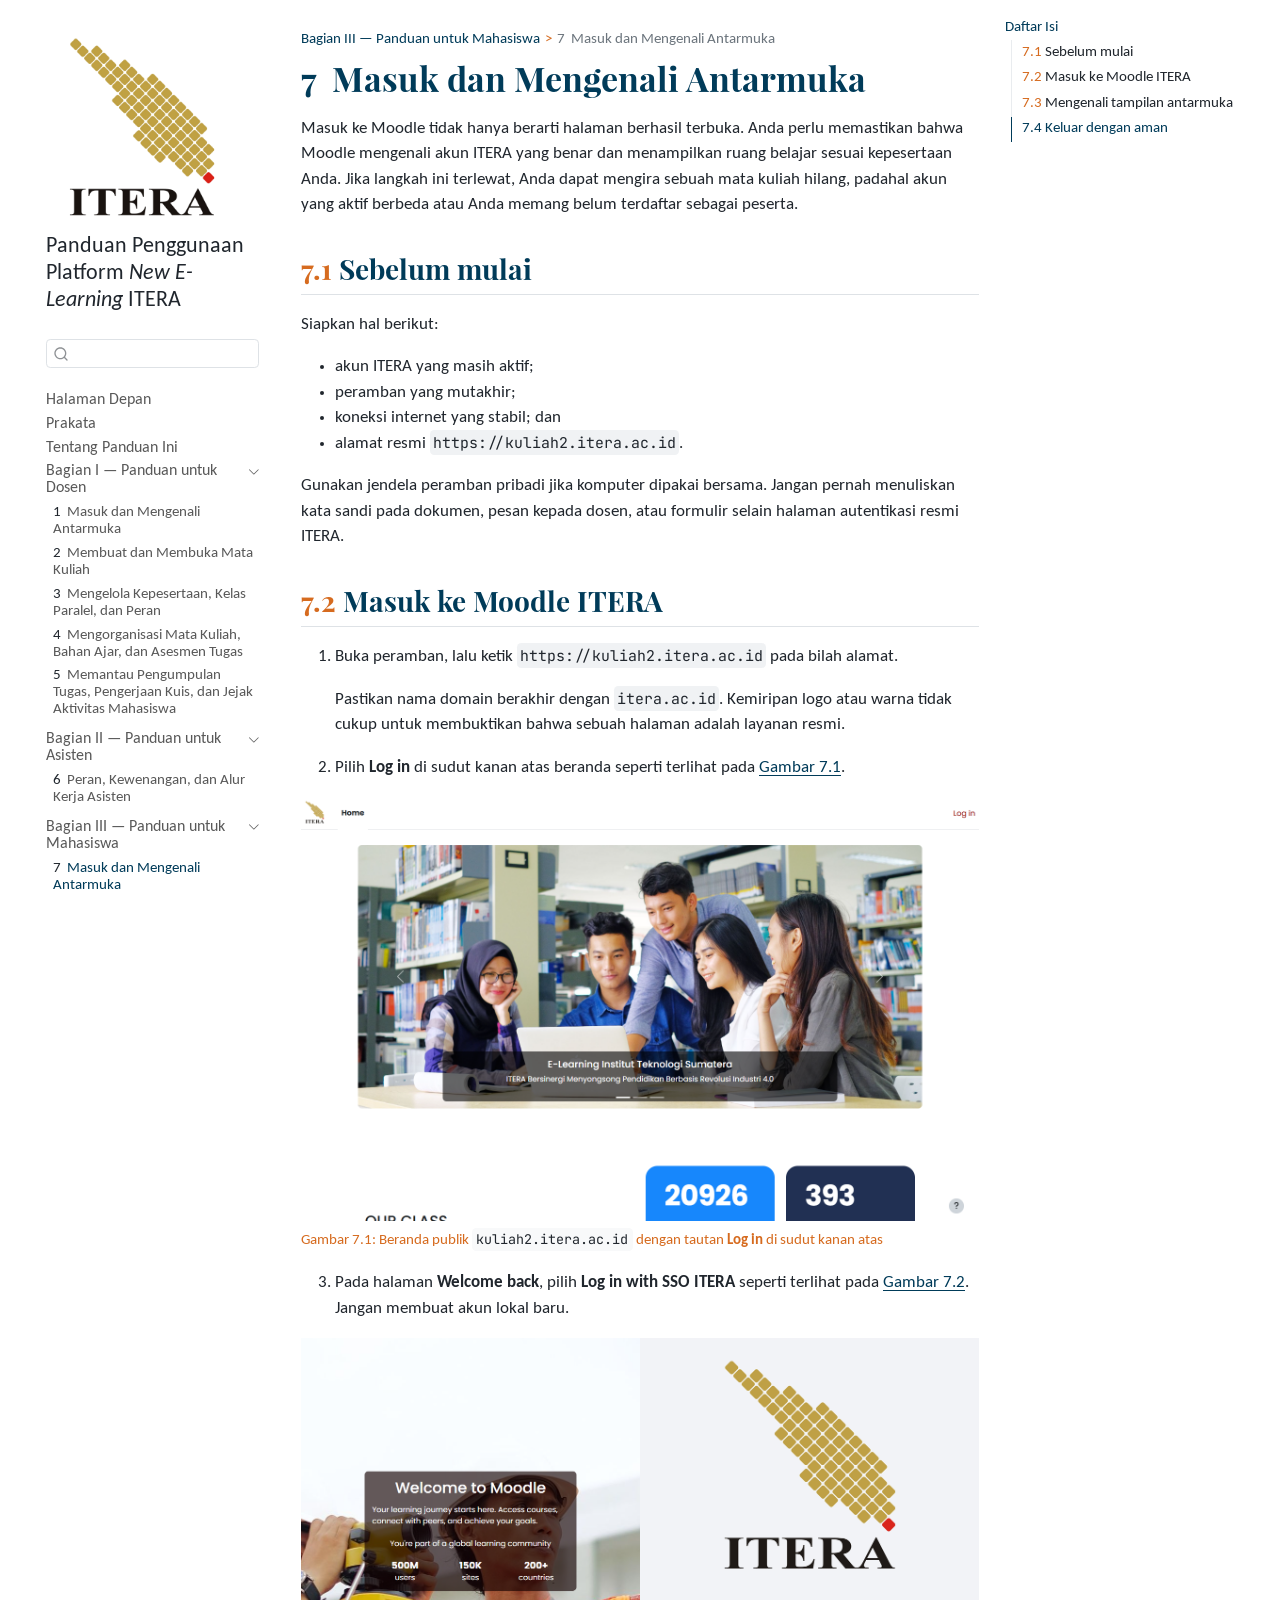
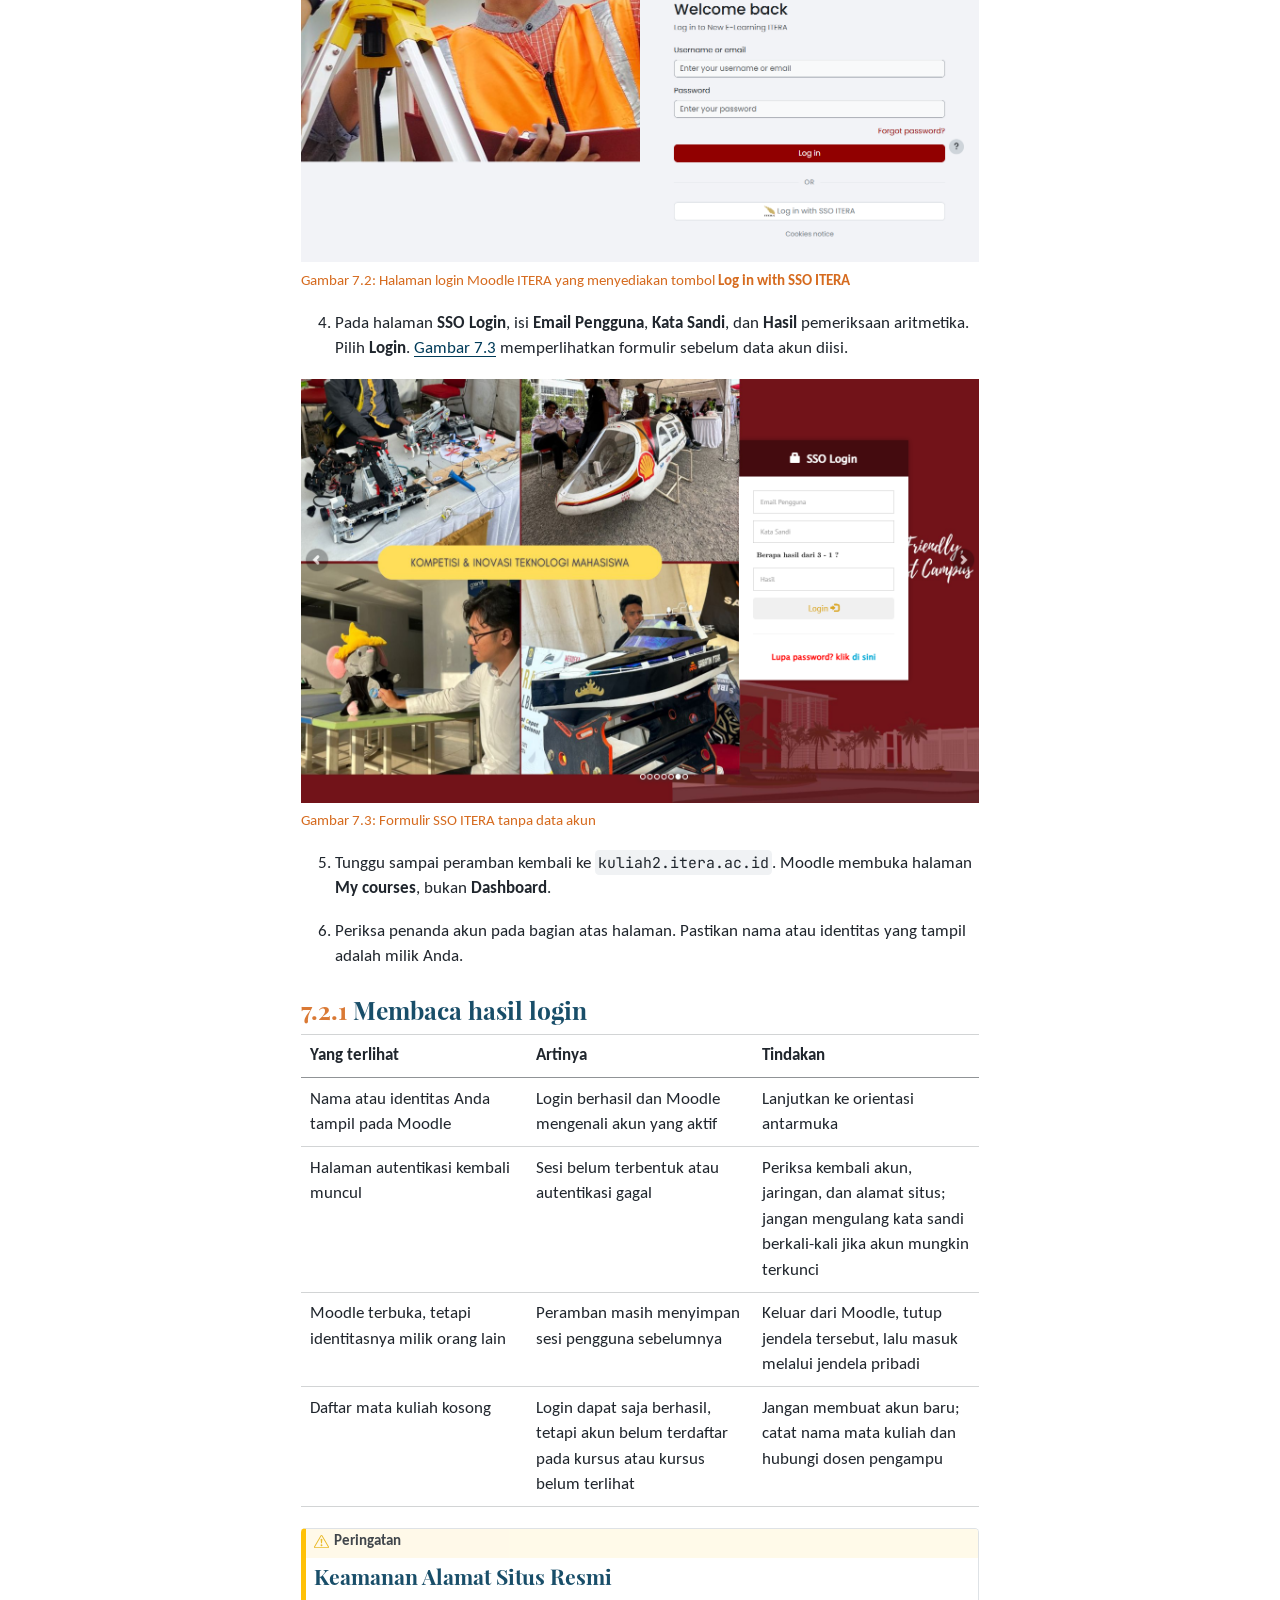
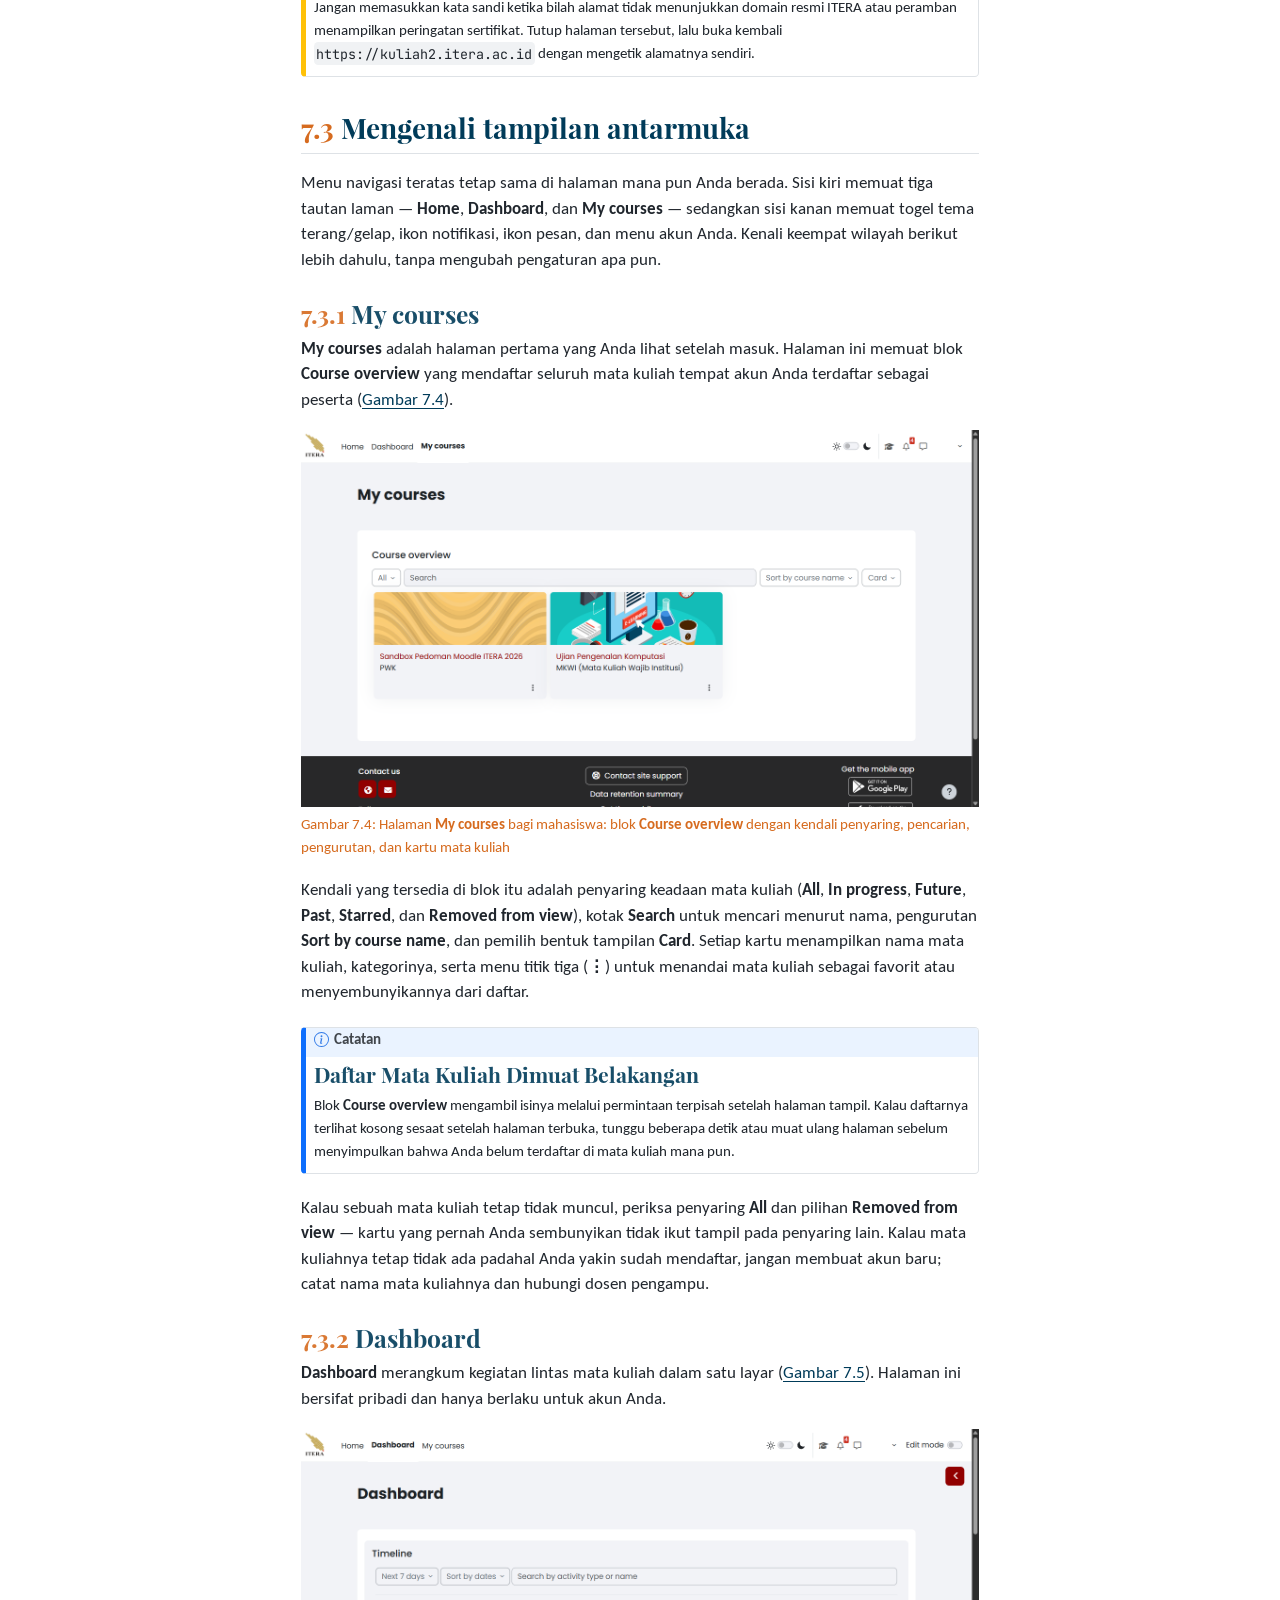
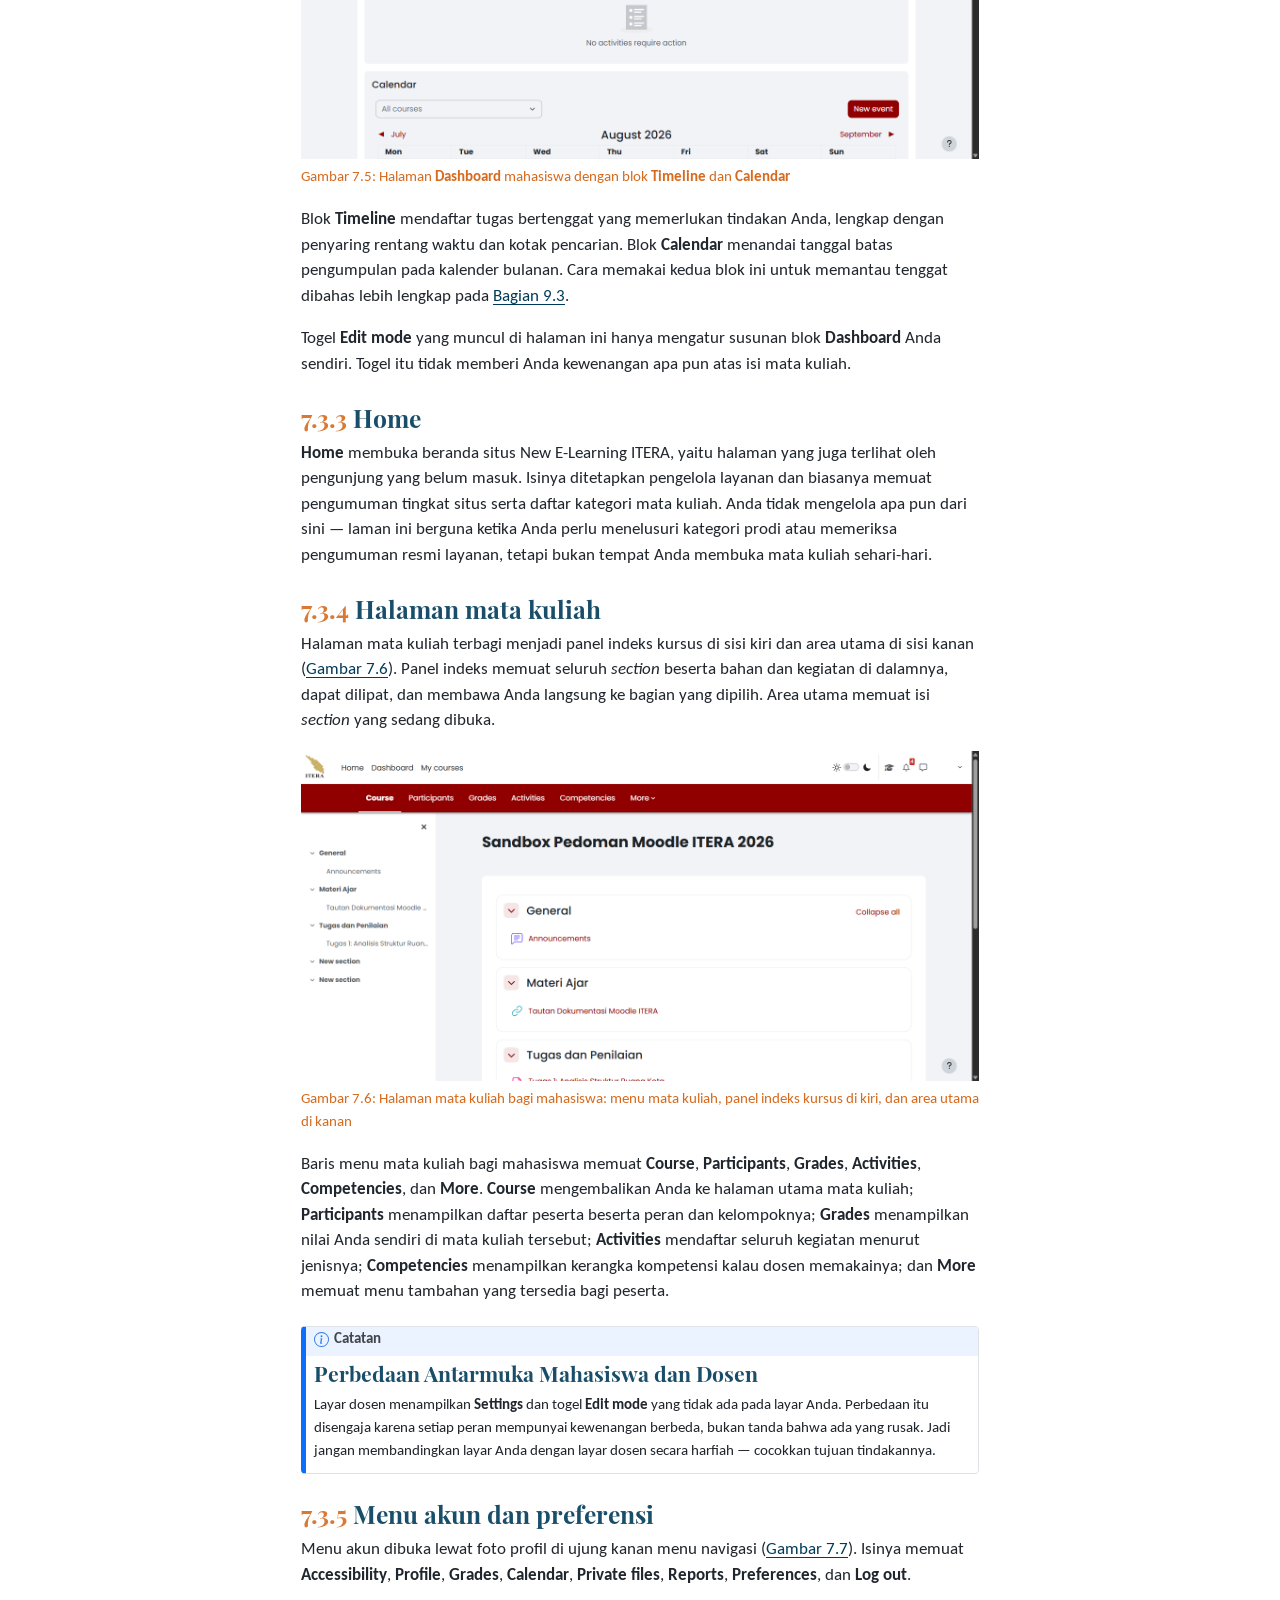
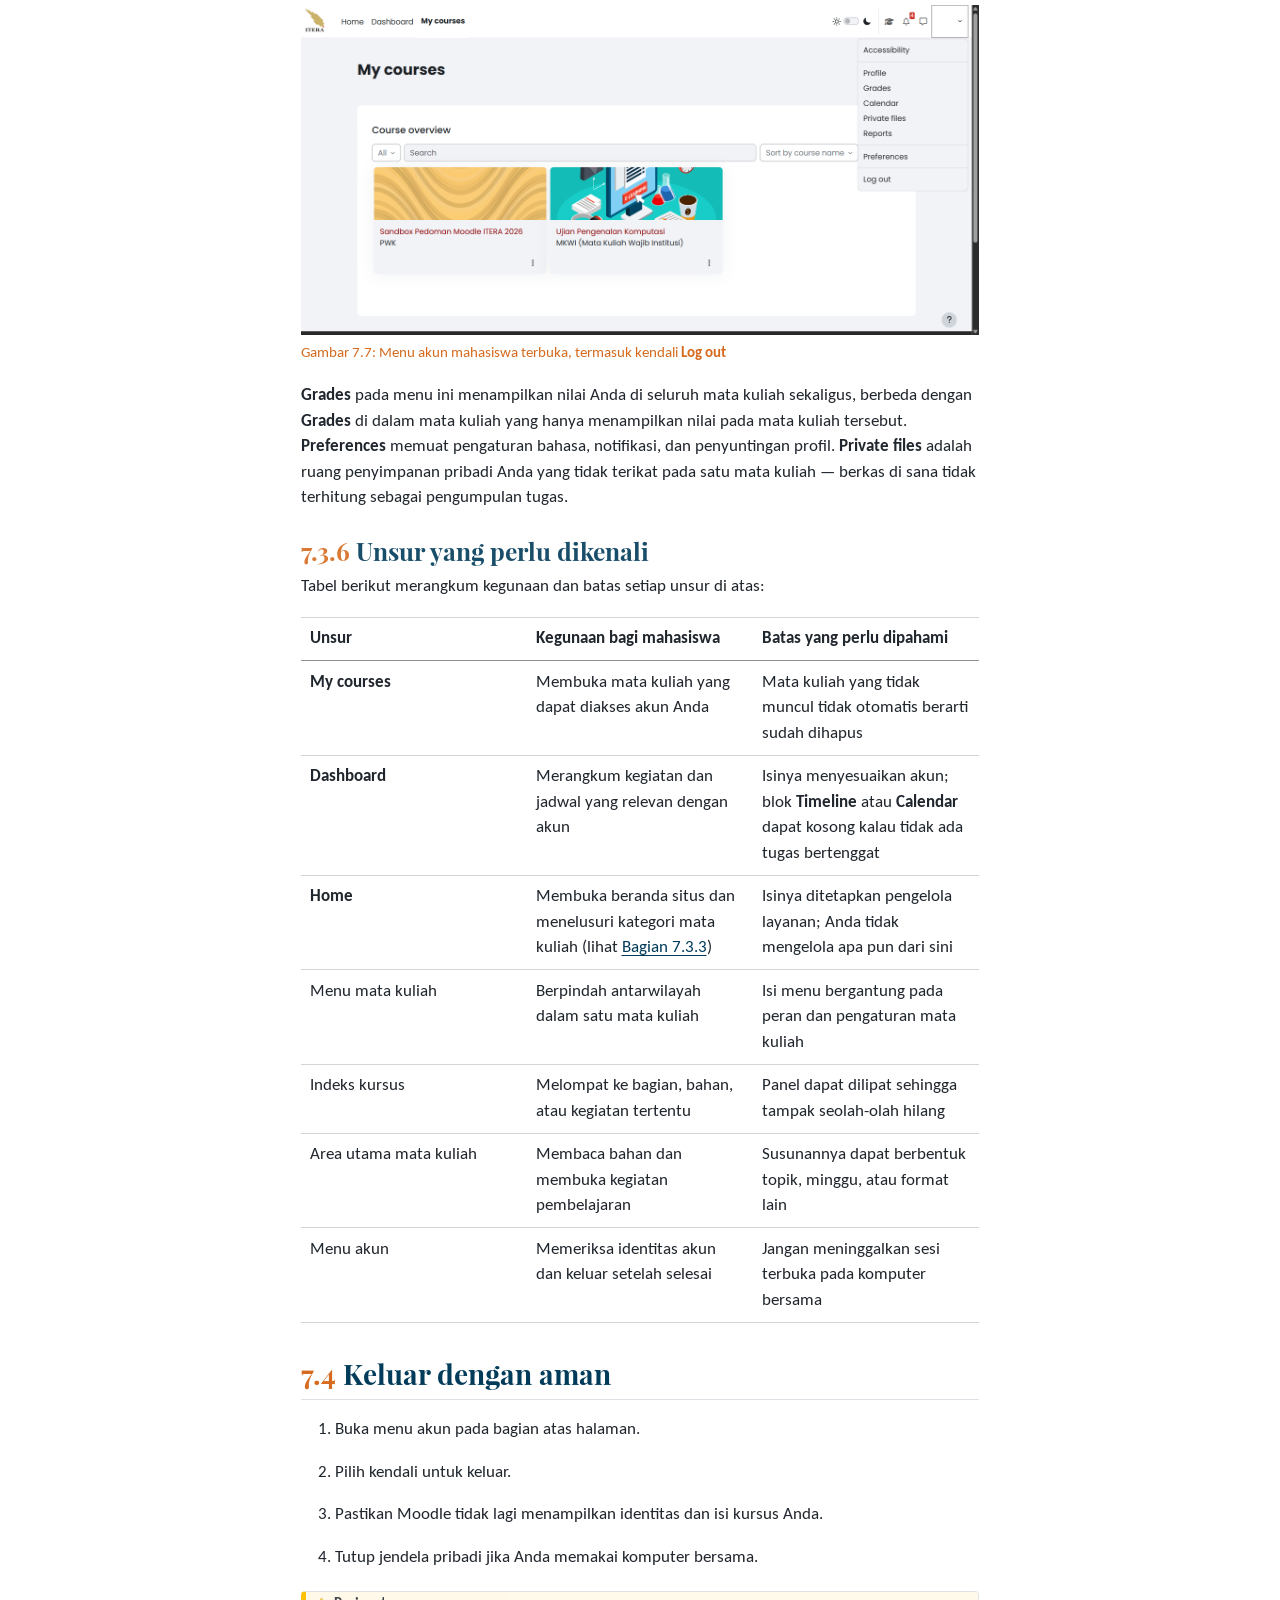
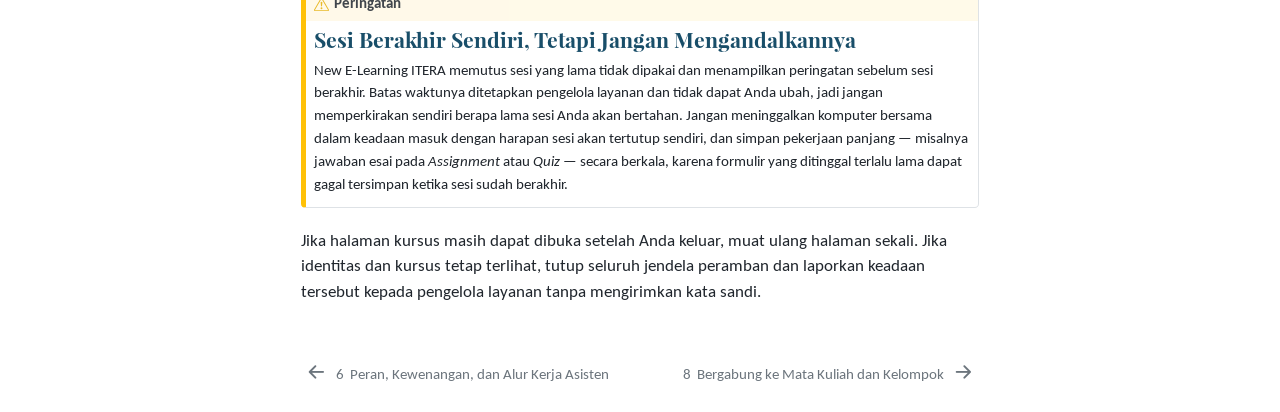
<file: docs/mahasiswa/login-dan-orientasi.html>
<!DOCTYPE html>
<html xmlns="http://www.w3.org/1999/xhtml" lang="id" xml:lang="id"><head>

<meta charset="utf-8">
<meta name="generator" content="quarto-1.10.19">

<meta name="viewport" content="width=device-width, initial-scale=1.0, user-scalable=yes">


<title>7&nbsp; Masuk dan Mengenali Antarmuka – Panduan Penggunaan Platform *New E-Learning* ITERA</title>
<style>
/* Default styles provided by pandoc.
** See https://pandoc.org/MANUAL.html#variables-for-html for config info.
*/
span.smallcaps{font-variant: small-caps;}
div.columns{display: flex; gap: 1.5em;}
div.column{flex: auto;}
@media screen {
div.columns{gap: min(4vw, 1.5em);}
div.column{overflow-x: auto;}
}
div.hanging-indent{margin-left: 1.5em; text-indent: -1.5em;}
ul.task-list{list-style: none;}
ul.task-list li input[type="checkbox"] {
  width: 0.8em;
  margin: 0 0.8em 0.2em -1em; /* quarto-specific, see https://github.com/quarto-dev/quarto-cli/issues/4556 */ 
  vertical-align: middle;
}
</style>


<script src="../site_libs/quarto-nav/quarto-nav.js"></script>
<script src="../site_libs/quarto-nav/headroom.min.js"></script>
<script src="../site_libs/clipboard/clipboard.min.js"></script>
<script src="../site_libs/quarto-search/autocomplete.umd.js"></script>
<script src="../site_libs/quarto-search/fuse.min.js"></script>
<script src="../site_libs/quarto-search/quarto-search.js"></script>
<meta name="quarto:offset" content="../">
<link href="../mahasiswa/bergabung-dan-kelompok.html" rel="next">
<link href="../asisten/01-kewenangan-dan-alur-kerja.html" rel="prev">
<script src="../site_libs/quarto-html/quarto.js" type="module"></script>
<script src="../site_libs/quarto-html/tabsets/tabsets.js" type="module"></script>
<script src="../site_libs/quarto-html/popper.min.js"></script>
<script src="../site_libs/quarto-html/tippy.umd.min.js"></script>
<script src="../site_libs/quarto-html/anchor.min.js"></script>
<link href="../site_libs/quarto-html/tippy.css" rel="stylesheet">
<link href="../site_libs/quarto-html/quarto-syntax-highlighting-ee0d825c001f130fb265e92dcb17fa1f.css" rel="stylesheet" class="quarto-color-scheme" id="quarto-text-highlighting-styles">
<link href="../site_libs/quarto-html/quarto-syntax-highlighting-dark-86a2d7ae3330a5c8f2af512998a51a4c.css" rel="stylesheet" class="quarto-color-scheme quarto-color-alternate" id="quarto-text-highlighting-styles">
<link href="../site_libs/quarto-html/quarto-syntax-highlighting-ee0d825c001f130fb265e92dcb17fa1f.css" rel="stylesheet" class="quarto-color-scheme-extra" id="quarto-text-highlighting-styles">
<script src="../site_libs/bootstrap/bootstrap.min.js"></script>
<link href="../site_libs/bootstrap/bootstrap-icons.css" rel="stylesheet">
<link href="../site_libs/bootstrap/bootstrap-3ed409b4e100c8c12b97e3dce972414c.min.css" rel="stylesheet" append-hash="true" class="quarto-color-scheme" id="quarto-bootstrap" data-mode="light">
<link href="../site_libs/bootstrap/bootstrap-dark-3ed409b4e100c8c12b97e3dce972414c.min.css" rel="stylesheet" append-hash="true" class="quarto-color-scheme quarto-color-alternate" id="quarto-bootstrap" data-mode="light">
<link href="../site_libs/bootstrap/bootstrap-3ed409b4e100c8c12b97e3dce972414c.min.css" rel="stylesheet" append-hash="true" class="quarto-color-scheme-extra" id="quarto-bootstrap" data-mode="light">
<script id="quarto-search-options" type="application/json">{
  "location": "sidebar",
  "copy-button": false,
  "collapse-after": 3,
  "panel-placement": "start",
  "type": "textbox",
  "limit": 50,
  "keyboard-shortcut": [
    "f",
    "/",
    "s"
  ],
  "show-item-context": false,
  "language": {
    "search-no-results-text": "Tidak ada hasil",
    "search-matching-documents-text": "dokumen cocok",
    "search-copy-link-title": "Salin tautan untuk mencari",
    "search-hide-matches-text": "Sembunyikan kecocokan lainnya",
    "search-more-match-text": "kecocokan lainnya di dokumen ini",
    "search-more-matches-text": "kecocokan lainnya di dokumen ini",
    "search-clear-button-title": "Hapus",
    "search-text-placeholder": "",
    "search-detached-cancel-button-title": "Batal",
    "search-submit-button-title": "Kirim",
    "search-label": "Mencari"
  }
}</script>


<link rel="stylesheet" href="../_shared/laman.css">
</head>

<body class="nav-sidebar floating quarto-light">

<div id="quarto-search-results"></div>
  <header id="quarto-header" class="headroom fixed-top">
  <nav class="quarto-secondary-nav">
    <div class="container-fluid d-flex">
      <button type="button" class="quarto-btn-toggle btn" data-bs-toggle="collapse" role="button" data-bs-target=".quarto-sidebar-collapse-item" aria-controls="quarto-sidebar" aria-expanded="false" aria-label="Alihkan bilah sisi" onclick="if (window.quartoToggleHeadroom) { window.quartoToggleHeadroom(); }">
        <i class="bi bi-layout-text-sidebar-reverse"></i>
      </button>
        <nav class="quarto-page-breadcrumbs" aria-label="breadcrumb"><ol class="breadcrumb"><li class="breadcrumb-item"><a href="../mahasiswa/login-dan-orientasi.html">Bagian III — Panduan untuk Mahasiswa</a></li><li class="breadcrumb-item"><a href="../mahasiswa/login-dan-orientasi.html"><span class="chapter-number">7</span>&nbsp; <span class="chapter-title">Masuk dan Mengenali Antarmuka</span></a></li></ol></nav>
        <a class="flex-grow-1" role="navigation" data-bs-toggle="collapse" data-bs-target=".quarto-sidebar-collapse-item" aria-controls="quarto-sidebar" aria-expanded="false" aria-label="Alihkan bilah sisi" onclick="if (window.quartoToggleHeadroom) { window.quartoToggleHeadroom(); }">      
        </a>
      <button type="button" class="btn quarto-search-button" aria-label="Mencari" onclick="window.quartoOpenSearch();">
        <i class="bi bi-search"></i>
      </button>
    </div>
  </nav>
</header>
<!-- content -->
<div id="quarto-content" class="quarto-container page-columns page-rows-contents page-layout-article">
<!-- sidebar -->
  <nav id="quarto-sidebar" class="sidebar collapse collapse-horizontal quarto-sidebar-collapse-item sidebar-navigation floating overflow-auto">
    <div class="pt-lg-2 mt-2 text-left sidebar-header sidebar-header-stacked">
      <a href="../index.html" class="sidebar-logo-link">
      <img src="../assets/images/logo-itera.png" alt="" class="sidebar-logo light-content py-0 d-lg-inline d-none">
      <img src="../assets/images/logo-itera.png" alt="" class="sidebar-logo dark-content py-0 d-lg-inline d-none">
      </a>
    <div class="sidebar-title mb-0 py-0">
      <a href="../">Panduan Penggunaan Platform <em>New E-Learning</em> ITERA</a> 
    </div>
      </div>
        <div class="mt-2 flex-shrink-0 align-items-center">
        <div class="sidebar-search">
        <div id="quarto-search" class="" title="Mencari"></div>
        </div>
        </div>
    <div class="sidebar-menu-container"> 
    <ul class="list-unstyled mt-1">
        <li class="sidebar-item">
  <div class="sidebar-item-container"> 
  <a href="../index.html" class="sidebar-item-text sidebar-link">
 <span class="menu-text">Halaman Depan</span></a>
  </div>
</li>
        <li class="sidebar-item">
  <div class="sidebar-item-container"> 
  <a href="../prakata.html" class="sidebar-item-text sidebar-link">
 <span class="menu-text">Prakata</span></a>
  </div>
</li>
        <li class="sidebar-item">
  <div class="sidebar-item-container"> 
  <a href="../tentang-panduan.html" class="sidebar-item-text sidebar-link">
 <span class="menu-text">Tentang Panduan Ini</span></a>
  </div>
</li>
        <li class="sidebar-item sidebar-item-section">
      <div class="sidebar-item-container"> 
            <a class="sidebar-item-text sidebar-link text-start" data-bs-toggle="collapse" data-bs-target="#quarto-sidebar-section-1" role="navigation" aria-expanded="true">
 <span class="menu-text">Bagian I — Panduan untuk Dosen</span></a>
          <a class="sidebar-item-toggle text-start" data-bs-toggle="collapse" data-bs-target="#quarto-sidebar-section-1" role="navigation" aria-expanded="true" aria-label="Alihkan bagian">
            <i class="bi bi-chevron-right ms-2"></i>
          </a> 
      </div>
      <ul id="quarto-sidebar-section-1" class="collapse list-unstyled sidebar-section depth1 show">  
          <li class="sidebar-item">
  <div class="sidebar-item-container"> 
  <a href="../dosen/01-login-orientasi.html" class="sidebar-item-text sidebar-link">
 <span class="menu-text"><span class="chapter-number">1</span>&nbsp; <span class="chapter-title">Masuk dan Mengenali Antarmuka</span></span></a>
  </div>
</li>
          <li class="sidebar-item">
  <div class="sidebar-item-container"> 
  <a href="../dosen/02-mata-kuliah.html" class="sidebar-item-text sidebar-link">
 <span class="menu-text"><span class="chapter-number">2</span>&nbsp; <span class="chapter-title">Membuat dan Membuka Mata Kuliah</span></span></a>
  </div>
</li>
          <li class="sidebar-item">
  <div class="sidebar-item-container"> 
  <a href="../dosen/03-kepesertaan-kelas-dan-peran.html" class="sidebar-item-text sidebar-link">
 <span class="menu-text"><span class="chapter-number">3</span>&nbsp; <span class="chapter-title">Mengelola Kepesertaan, Kelas Paralel, dan Peran</span></span></a>
  </div>
</li>
          <li class="sidebar-item">
  <div class="sidebar-item-container"> 
  <a href="../dosen/04-organisasi-materi-dan-asesmen.html" class="sidebar-item-text sidebar-link">
 <span class="menu-text"><span class="chapter-number">4</span>&nbsp; <span class="chapter-title">Mengorganisasi Mata Kuliah, Bahan Ajar, dan Asesmen Tugas</span></span></a>
  </div>
</li>
          <li class="sidebar-item">
  <div class="sidebar-item-container"> 
  <a href="../dosen/05-pemantauan-dan-laporan.html" class="sidebar-item-text sidebar-link">
 <span class="menu-text"><span class="chapter-number">5</span>&nbsp; <span class="chapter-title">Memantau Pengumpulan Tugas, Pengerjaan Kuis, dan Jejak Aktivitas Mahasiswa</span></span></a>
  </div>
</li>
      </ul>
  </li>
        <li class="sidebar-item sidebar-item-section">
      <div class="sidebar-item-container"> 
            <a class="sidebar-item-text sidebar-link text-start" data-bs-toggle="collapse" data-bs-target="#quarto-sidebar-section-2" role="navigation" aria-expanded="true">
 <span class="menu-text">Bagian II — Panduan untuk Asisten</span></a>
          <a class="sidebar-item-toggle text-start" data-bs-toggle="collapse" data-bs-target="#quarto-sidebar-section-2" role="navigation" aria-expanded="true" aria-label="Alihkan bagian">
            <i class="bi bi-chevron-right ms-2"></i>
          </a> 
      </div>
      <ul id="quarto-sidebar-section-2" class="collapse list-unstyled sidebar-section depth1 show">  
          <li class="sidebar-item">
  <div class="sidebar-item-container"> 
  <a href="../asisten/01-kewenangan-dan-alur-kerja.html" class="sidebar-item-text sidebar-link">
 <span class="menu-text"><span class="chapter-number">6</span>&nbsp; <span class="chapter-title">Peran, Kewenangan, dan Alur Kerja Asisten</span></span></a>
  </div>
</li>
      </ul>
  </li>
        <li class="sidebar-item sidebar-item-section">
      <div class="sidebar-item-container"> 
            <a class="sidebar-item-text sidebar-link text-start" data-bs-toggle="collapse" data-bs-target="#quarto-sidebar-section-3" role="navigation" aria-expanded="true">
 <span class="menu-text">Bagian III — Panduan untuk Mahasiswa</span></a>
          <a class="sidebar-item-toggle text-start" data-bs-toggle="collapse" data-bs-target="#quarto-sidebar-section-3" role="navigation" aria-expanded="true" aria-label="Alihkan bagian">
            <i class="bi bi-chevron-right ms-2"></i>
          </a> 
      </div>
      <ul id="quarto-sidebar-section-3" class="collapse list-unstyled sidebar-section depth1 show">  
          <li class="sidebar-item">
  <div class="sidebar-item-container"> 
  <a href="../mahasiswa/login-dan-orientasi.html" class="sidebar-item-text sidebar-link active">
 <span class="menu-text"><span class="chapter-number">7</span>&nbsp; <span class="chapter-title">Masuk dan Mengenali Antarmuka</span></span></a>
  </div>
</li>
          <li class="sidebar-item">
  <div class="sidebar-item-container"> 
  <a href="../mahasiswa/bergabung-dan-kelompok.html" class="sidebar-item-text sidebar-link">
 <span class="menu-text"><span class="chapter-number">8</span>&nbsp; <span class="chapter-title">Bergabung ke Mata Kuliah dan Kelompok</span></span></a>
  </div>
</li>
          <li class="sidebar-item">
  <div class="sidebar-item-container"> 
  <a href="../mahasiswa/materi-dan-aktivitas.html" class="sidebar-item-text sidebar-link">
 <span class="menu-text"><span class="chapter-number">9</span>&nbsp; <span class="chapter-title">Mengenal Bahan Ajar dan Menyiapkan Tugas</span></span></a>
  </div>
</li>
          <li class="sidebar-item">
  <div class="sidebar-item-container"> 
  <a href="../mahasiswa/pengumpulan-tugas.html" class="sidebar-item-text sidebar-link">
 <span class="menu-text"><span class="chapter-number">10</span>&nbsp; <span class="chapter-title">Mengumpulkan Tugas dan Mengerjakan Kuis</span></span></a>
  </div>
</li>
      </ul>
  </li>
    </ul>
    </div>
</nav>
<div id="quarto-sidebar-glass" class="quarto-sidebar-collapse-item" data-bs-toggle="collapse" data-bs-target=".quarto-sidebar-collapse-item"></div>
<!-- margin-sidebar -->
    <div id="quarto-margin-sidebar" class="sidebar margin-sidebar">
        <nav id="TOC" role="doc-toc" class="toc-active">
    <h2 id="toc-title">Daftar Isi</h2>
   
  <ul>
  <li><a href="#sec-mahasiswa-sebelum-mulai" id="toc-sec-mahasiswa-sebelum-mulai" class="nav-link active" data-scroll-target="#sec-mahasiswa-sebelum-mulai"><span class="header-section-number">7.1</span> Sebelum mulai</a></li>
  <li><a href="#sec-mahasiswa-masuk" id="toc-sec-mahasiswa-masuk" class="nav-link" data-scroll-target="#sec-mahasiswa-masuk"><span class="header-section-number">7.2</span> Masuk ke Moodle ITERA</a>
  <ul class="collapse">
  <li><a href="#sec-mahasiswa-hasil-login" id="toc-sec-mahasiswa-hasil-login" class="nav-link" data-scroll-target="#sec-mahasiswa-hasil-login"><span class="header-section-number">7.2.1</span> Membaca hasil login</a></li>
  </ul></li>
  <li><a href="#sec-mahasiswa-antarmuka" id="toc-sec-mahasiswa-antarmuka" class="nav-link" data-scroll-target="#sec-mahasiswa-antarmuka"><span class="header-section-number">7.3</span> Mengenali tampilan antarmuka</a>
  <ul class="collapse">
  <li><a href="#sec-mahasiswa-laman-mycourses" id="toc-sec-mahasiswa-laman-mycourses" class="nav-link" data-scroll-target="#sec-mahasiswa-laman-mycourses"><span class="header-section-number">7.3.1</span> My courses</a></li>
  <li><a href="#sec-mahasiswa-laman-dashboard" id="toc-sec-mahasiswa-laman-dashboard" class="nav-link" data-scroll-target="#sec-mahasiswa-laman-dashboard"><span class="header-section-number">7.3.2</span> Dashboard</a></li>
  <li><a href="#sec-mahasiswa-laman-home" id="toc-sec-mahasiswa-laman-home" class="nav-link" data-scroll-target="#sec-mahasiswa-laman-home"><span class="header-section-number">7.3.3</span> Home</a></li>
  <li><a href="#sec-mahasiswa-laman-kursus" id="toc-sec-mahasiswa-laman-kursus" class="nav-link" data-scroll-target="#sec-mahasiswa-laman-kursus"><span class="header-section-number">7.3.4</span> Halaman mata kuliah</a></li>
  <li><a href="#sec-mahasiswa-laman-akun" id="toc-sec-mahasiswa-laman-akun" class="nav-link" data-scroll-target="#sec-mahasiswa-laman-akun"><span class="header-section-number">7.3.5</span> Menu akun dan preferensi</a></li>
  <li><a href="#sec-mahasiswa-unsur" id="toc-sec-mahasiswa-unsur" class="nav-link" data-scroll-target="#sec-mahasiswa-unsur"><span class="header-section-number">7.3.6</span> Unsur yang perlu dikenali</a></li>
  </ul></li>
  <li><a href="#sec-mahasiswa-keluar" id="toc-sec-mahasiswa-keluar" class="nav-link" data-scroll-target="#sec-mahasiswa-keluar"><span class="header-section-number">7.4</span> Keluar dengan aman</a></li>
  </ul>
</nav>
    </div>
<!-- main -->
<main class="content" id="quarto-document-content">

<header id="title-block-header" class="quarto-title-block default"><nav class="quarto-page-breadcrumbs quarto-title-breadcrumbs d-none d-lg-block" aria-label="breadcrumb"><ol class="breadcrumb"><li class="breadcrumb-item"><a href="../mahasiswa/login-dan-orientasi.html">Bagian III — Panduan untuk Mahasiswa</a></li><li class="breadcrumb-item"><a href="../mahasiswa/login-dan-orientasi.html"><span class="chapter-number">7</span>&nbsp; <span class="chapter-title">Masuk dan Mengenali Antarmuka</span></a></li></ol></nav>
<div class="quarto-title">
<h1 class="title"><span class="chapter-number">7</span>&nbsp; <span class="chapter-title">Masuk dan Mengenali Antarmuka</span></h1>
</div>



<div class="quarto-title-meta">

    
  
    
  </div>
  


</header>


<p>Masuk ke Moodle tidak hanya berarti halaman berhasil terbuka. Anda perlu memastikan bahwa Moodle mengenali akun ITERA yang benar dan menampilkan ruang belajar sesuai kepesertaan Anda. Jika langkah ini terlewat, Anda dapat mengira sebuah mata kuliah hilang, padahal akun yang aktif berbeda atau Anda memang belum terdaftar sebagai peserta.</p>
<section id="sec-mahasiswa-sebelum-mulai" class="level2" data-number="7.1">
<h2 data-number="7.1" class="anchored" data-anchor-id="sec-mahasiswa-sebelum-mulai"><span class="header-section-number">7.1</span> Sebelum mulai</h2>
<p>Siapkan hal berikut:</p>
<ul>
<li>akun ITERA yang masih aktif;</li>
<li>peramban yang mutakhir;</li>
<li>koneksi internet yang stabil; dan</li>
<li>alamat resmi <code>https://kuliah2.itera.ac.id</code>.</li>
</ul>
<p>Gunakan jendela peramban pribadi jika komputer dipakai bersama. Jangan pernah menuliskan kata sandi pada dokumen, pesan kepada dosen, atau formulir selain halaman autentikasi resmi ITERA.</p>
</section>
<section id="sec-mahasiswa-masuk" class="level2" data-number="7.2">
<h2 data-number="7.2" class="anchored" data-anchor-id="sec-mahasiswa-masuk"><span class="header-section-number">7.2</span> Masuk ke Moodle ITERA</h2>
<ol type="1">
<li><p>Buka peramban, lalu ketik <code>https://kuliah2.itera.ac.id</code> pada bilah alamat.</p>
<p>Pastikan nama domain berakhir dengan <code>itera.ac.id</code>. Kemiripan logo atau warna tidak cukup untuk membuktikan bahwa sebuah halaman adalah layanan resmi.</p></li>
<li><p>Pilih <strong>Log in</strong> di sudut kanan atas beranda seperti terlihat pada <a href="#fig-mahasiswa-login-beranda" class="quarto-xref">Gambar&nbsp;<span>7.1</span></a>.</p></li>
</ol>
<div id="fig-mahasiswa-login-beranda" class="quarto-float quarto-figure quarto-figure-center anchored" data-fig-pos="H">
<figure class="quarto-float quarto-float-fig figure">
<div aria-describedby="fig-mahasiswa-login-beranda-caption-0ceaefa1-69ba-4598-a22c-09a6ac19f8ca">
<img src="assets/images/login/01-beranda-publik.png" class="img-fluid figure-img" style="width:100.0%" data-fig-pos="H">
</div>
<figcaption class="quarto-float-caption-bottom quarto-float-caption quarto-float-fig" id="fig-mahasiswa-login-beranda-caption-0ceaefa1-69ba-4598-a22c-09a6ac19f8ca">
Gambar&nbsp;7.1: Beranda publik <code>kuliah2.itera.ac.id</code> dengan tautan <strong>Log in</strong> di sudut kanan atas
</figcaption>
</figure>
</div>
<ol start="3" type="1">
<li>Pada halaman <strong>Welcome back</strong>, pilih <strong>Log in with SSO ITERA</strong> seperti terlihat pada <a href="#fig-mahasiswa-login-moodle" class="quarto-xref">Gambar&nbsp;<span>7.2</span></a>. Jangan membuat akun lokal baru.</li>
</ol>
<div id="fig-mahasiswa-login-moodle" class="quarto-float quarto-figure quarto-figure-center anchored" data-fig-pos="H">
<figure class="quarto-float quarto-float-fig figure">
<div aria-describedby="fig-mahasiswa-login-moodle-caption-0ceaefa1-69ba-4598-a22c-09a6ac19f8ca">
<img src="assets/images/login/02-halaman-login.png" class="img-fluid figure-img" style="width:100.0%" data-fig-pos="H">
</div>
<figcaption class="quarto-float-caption-bottom quarto-float-caption quarto-float-fig" id="fig-mahasiswa-login-moodle-caption-0ceaefa1-69ba-4598-a22c-09a6ac19f8ca">
Gambar&nbsp;7.2: Halaman login Moodle ITERA yang menyediakan tombol <strong>Log in with SSO ITERA</strong>
</figcaption>
</figure>
</div>
<ol start="4" type="1">
<li>Pada halaman <strong>SSO Login</strong>, isi <strong>Email Pengguna</strong>, <strong>Kata Sandi</strong>, dan <strong>Hasil</strong> pemeriksaan aritmetika. Pilih <strong>Login</strong>. <a href="#fig-mahasiswa-login-sso" class="quarto-xref">Gambar&nbsp;<span>7.3</span></a> memperlihatkan formulir sebelum data akun diisi.</li>
</ol>
<div id="fig-mahasiswa-login-sso" class="quarto-float quarto-figure quarto-figure-center anchored" data-fig-pos="H">
<figure class="quarto-float quarto-float-fig figure">
<div aria-describedby="fig-mahasiswa-login-sso-caption-0ceaefa1-69ba-4598-a22c-09a6ac19f8ca">
<img src="assets/images/login/03-sso-itera.png" class="img-fluid figure-img" style="width:100.0%" data-fig-pos="H">
</div>
<figcaption class="quarto-float-caption-bottom quarto-float-caption quarto-float-fig" id="fig-mahasiswa-login-sso-caption-0ceaefa1-69ba-4598-a22c-09a6ac19f8ca">
Gambar&nbsp;7.3: Formulir SSO ITERA tanpa data akun
</figcaption>
</figure>
</div>
<ol start="5" type="1">
<li><p>Tunggu sampai peramban kembali ke <code>kuliah2.itera.ac.id</code>. Moodle membuka halaman <strong>My courses</strong>, bukan <strong>Dashboard</strong>.</p></li>
<li><p>Periksa penanda akun pada bagian atas halaman. Pastikan nama atau identitas yang tampil adalah milik Anda.</p></li>
</ol>
<section id="sec-mahasiswa-hasil-login" class="level3" data-number="7.2.1">
<h3 data-number="7.2.1" class="anchored" data-anchor-id="sec-mahasiswa-hasil-login"><span class="header-section-number">7.2.1</span> Membaca hasil login</h3>
<table class="caption-top table">
<colgroup>
<col style="width: 33%">
<col style="width: 33%">
<col style="width: 33%">
</colgroup>
<thead>
<tr class="header">
<th>Yang terlihat</th>
<th>Artinya</th>
<th>Tindakan</th>
</tr>
</thead>
<tbody>
<tr class="odd">
<td>Nama atau identitas Anda tampil pada Moodle</td>
<td>Login berhasil dan Moodle mengenali akun yang aktif</td>
<td>Lanjutkan ke orientasi antarmuka</td>
</tr>
<tr class="even">
<td>Halaman autentikasi kembali muncul</td>
<td>Sesi belum terbentuk atau autentikasi gagal</td>
<td>Periksa kembali akun, jaringan, dan alamat situs; jangan mengulang kata sandi berkali-kali jika akun mungkin terkunci</td>
</tr>
<tr class="odd">
<td>Moodle terbuka, tetapi identitasnya milik orang lain</td>
<td>Peramban masih menyimpan sesi pengguna sebelumnya</td>
<td>Keluar dari Moodle, tutup jendela tersebut, lalu masuk melalui jendela pribadi</td>
</tr>
<tr class="even">
<td>Daftar mata kuliah kosong</td>
<td>Login dapat saja berhasil, tetapi akun belum terdaftar pada kursus atau kursus belum terlihat</td>
<td>Jangan membuat akun baru; catat nama mata kuliah dan hubungi dosen pengampu</td>
</tr>
</tbody>
</table>
<div class="callout callout-style-default callout-warning callout-titled" title="Peringatan">
<div class="callout-header d-flex align-content-center">
<div class="callout-icon-container">
<i class="callout-icon"></i>
</div>
<div class="callout-title-container flex-fill">
<span class="screen-reader-only">Peringatan</span>Peringatan
</div>
</div>
<section id="keamanan-alamat-situs-resmi" class="level4 unnumbered unlisted callout-body-container callout-body">
<h4 class="unnumbered unlisted anchored" data-anchor-id="keamanan-alamat-situs-resmi">Keamanan Alamat Situs Resmi</h4>
<p>Jangan memasukkan kata sandi ketika bilah alamat tidak menunjukkan domain resmi ITERA atau peramban menampilkan peringatan sertifikat. Tutup halaman tersebut, lalu buka kembali <code>https://kuliah2.itera.ac.id</code> dengan mengetik alamatnya sendiri.</p>
</section>
</div>
</section>
</section>
<section id="sec-mahasiswa-antarmuka" class="level2" data-number="7.3">
<h2 data-number="7.3" class="anchored" data-anchor-id="sec-mahasiswa-antarmuka"><span class="header-section-number">7.3</span> Mengenali tampilan antarmuka</h2>
<!-- Sumber internal: pengamatan sesi mahasiswa pada kuliah2.itera.ac.id — menubar Home/Dashboard/My courses tanpa Site administration, blok Course overview tanpa tombol Create course, menubar mata kuliah Course/Participants/Grades/Activities/Competencies/More tanpa Settings, dan menu akun delapan butir. -->
<p>Menu navigasi teratas tetap sama di halaman mana pun Anda berada. Sisi kiri memuat tiga tautan laman — <strong>Home</strong>, <strong>Dashboard</strong>, dan <strong>My courses</strong> — sedangkan sisi kanan memuat togel tema terang/gelap, ikon notifikasi, ikon pesan, dan menu akun Anda. Kenali keempat wilayah berikut lebih dahulu, tanpa mengubah pengaturan apa pun.</p>
<section id="sec-mahasiswa-laman-mycourses" class="level3" data-number="7.3.1">
<h3 data-number="7.3.1" class="anchored" data-anchor-id="sec-mahasiswa-laman-mycourses"><span class="header-section-number">7.3.1</span> My courses</h3>
<p><strong>My courses</strong> adalah halaman pertama yang Anda lihat setelah masuk. Halaman ini memuat blok <strong>Course overview</strong> yang mendaftar seluruh mata kuliah tempat akun Anda terdaftar sebagai peserta (<a href="#fig-mahasiswa-mycourses-01" class="quarto-xref">Gambar&nbsp;<span>7.4</span></a>).</p>
<div id="fig-mahasiswa-mycourses-01" class="quarto-float quarto-figure quarto-figure-center anchored" data-fig-pos="H">
<figure class="quarto-float quarto-float-fig figure">
<div aria-describedby="fig-mahasiswa-mycourses-01-caption-0ceaefa1-69ba-4598-a22c-09a6ac19f8ca">
<img src="assets/images/orientasi/01-my-courses.png" class="img-fluid figure-img" style="width:100.0%" data-fig-pos="H">
</div>
<figcaption class="quarto-float-caption-bottom quarto-float-caption quarto-float-fig" id="fig-mahasiswa-mycourses-01-caption-0ceaefa1-69ba-4598-a22c-09a6ac19f8ca">
Gambar&nbsp;7.4: Halaman <strong>My courses</strong> bagi mahasiswa: blok <strong>Course overview</strong> dengan kendali penyaring, pencarian, pengurutan, dan kartu mata kuliah
</figcaption>
</figure>
</div>
<p>Kendali yang tersedia di blok itu adalah penyaring keadaan mata kuliah (<strong>All</strong>, <strong>In progress</strong>, <strong>Future</strong>, <strong>Past</strong>, <strong>Starred</strong>, dan <strong>Removed from view</strong>), kotak <strong>Search</strong> untuk mencari menurut nama, pengurutan <strong>Sort by course name</strong>, dan pemilih bentuk tampilan <strong>Card</strong>. Setiap kartu menampilkan nama mata kuliah, kategorinya, serta menu titik tiga (<strong>⋮</strong>) untuk menandai mata kuliah sebagai favorit atau menyembunyikannya dari daftar.</p>
<div class="callout callout-style-default callout-note callout-titled" title="Catatan">
<div class="callout-header d-flex align-content-center">
<div class="callout-icon-container">
<i class="callout-icon"></i>
</div>
<div class="callout-title-container flex-fill">
<span class="screen-reader-only">Catatan</span>Catatan
</div>
</div>
<section id="daftar-mata-kuliah-dimuat-belakangan" class="level4 unnumbered unlisted callout-body-container callout-body">
<h4 class="unnumbered unlisted anchored" data-anchor-id="daftar-mata-kuliah-dimuat-belakangan">Daftar Mata Kuliah Dimuat Belakangan</h4>
<p>Blok <strong>Course overview</strong> mengambil isinya melalui permintaan terpisah setelah halaman tampil. Kalau daftarnya terlihat kosong sesaat setelah halaman terbuka, tunggu beberapa detik atau muat ulang halaman sebelum menyimpulkan bahwa Anda belum terdaftar di mata kuliah mana pun.</p>
</section>
</div>
<p>Kalau sebuah mata kuliah tetap tidak muncul, periksa penyaring <strong>All</strong> dan pilihan <strong>Removed from view</strong> — kartu yang pernah Anda sembunyikan tidak ikut tampil pada penyaring lain. Kalau mata kuliahnya tetap tidak ada padahal Anda yakin sudah mendaftar, jangan membuat akun baru; catat nama mata kuliahnya dan hubungi dosen pengampu.</p>
</section>
<section id="sec-mahasiswa-laman-dashboard" class="level3" data-number="7.3.2">
<h3 data-number="7.3.2" class="anchored" data-anchor-id="sec-mahasiswa-laman-dashboard"><span class="header-section-number">7.3.2</span> Dashboard</h3>
<p><strong>Dashboard</strong> merangkum kegiatan lintas mata kuliah dalam satu layar (<a href="#fig-mahasiswa-dashboard-01" class="quarto-xref">Gambar&nbsp;<span>7.5</span></a>). Halaman ini bersifat pribadi dan hanya berlaku untuk akun Anda.</p>
<div id="fig-mahasiswa-dashboard-01" class="quarto-float quarto-figure quarto-figure-center anchored" data-fig-pos="H">
<figure class="quarto-float quarto-float-fig figure">
<div aria-describedby="fig-mahasiswa-dashboard-01-caption-0ceaefa1-69ba-4598-a22c-09a6ac19f8ca">
<img src="assets/images/orientasi/02-dashboard.png" class="img-fluid figure-img" style="width:100.0%" data-fig-pos="H">
</div>
<figcaption class="quarto-float-caption-bottom quarto-float-caption quarto-float-fig" id="fig-mahasiswa-dashboard-01-caption-0ceaefa1-69ba-4598-a22c-09a6ac19f8ca">
Gambar&nbsp;7.5: Halaman <strong>Dashboard</strong> mahasiswa dengan blok <strong>Timeline</strong> dan <strong>Calendar</strong>
</figcaption>
</figure>
</div>
<p>Blok <strong>Timeline</strong> mendaftar tugas bertenggat yang memerlukan tindakan Anda, lengkap dengan penyaring rentang waktu dan kotak pencarian. Blok <strong>Calendar</strong> menandai tanggal batas pengumpulan pada kalender bulanan. Cara memakai kedua blok ini untuk memantau tenggat dibahas lebih lengkap pada <a href="materi-dan-aktivitas.html#sec-mahasiswa-timeline" class="quarto-xref"><span>Bagian 9.3</span></a>.</p>
<p>Togel <strong>Edit mode</strong> yang muncul di halaman ini hanya mengatur susunan blok <strong>Dashboard</strong> Anda sendiri. Togel itu tidak memberi Anda kewenangan apa pun atas isi mata kuliah.</p>
</section>
<section id="sec-mahasiswa-laman-home" class="level3" data-number="7.3.3">
<h3 data-number="7.3.3" class="anchored" data-anchor-id="sec-mahasiswa-laman-home"><span class="header-section-number">7.3.3</span> Home</h3>
<p><strong>Home</strong> membuka beranda situs New E-Learning ITERA, yaitu halaman yang juga terlihat oleh pengunjung yang belum masuk. Isinya ditetapkan pengelola layanan dan biasanya memuat pengumuman tingkat situs serta daftar kategori mata kuliah. Anda tidak mengelola apa pun dari sini — laman ini berguna ketika Anda perlu menelusuri kategori prodi atau memeriksa pengumuman resmi layanan, tetapi bukan tempat Anda membuka mata kuliah sehari-hari.</p>
</section>
<section id="sec-mahasiswa-laman-kursus" class="level3" data-number="7.3.4">
<h3 data-number="7.3.4" class="anchored" data-anchor-id="sec-mahasiswa-laman-kursus"><span class="header-section-number">7.3.4</span> Halaman mata kuliah</h3>
<p>Halaman mata kuliah terbagi menjadi panel indeks kursus di sisi kiri dan area utama di sisi kanan (<a href="#fig-mahasiswa-kursus-01" class="quarto-xref">Gambar&nbsp;<span>7.6</span></a>). Panel indeks memuat seluruh <em>section</em> beserta bahan dan kegiatan di dalamnya, dapat dilipat, dan membawa Anda langsung ke bagian yang dipilih. Area utama memuat isi <em>section</em> yang sedang dibuka.</p>
<div id="fig-mahasiswa-kursus-01" class="quarto-float quarto-figure quarto-figure-center anchored" data-fig-pos="H">
<figure class="quarto-float quarto-float-fig figure">
<div aria-describedby="fig-mahasiswa-kursus-01-caption-0ceaefa1-69ba-4598-a22c-09a6ac19f8ca">
<img src="assets/images/orientasi/03-halaman-kursus.png" class="img-fluid figure-img" style="width:100.0%" data-fig-pos="H">
</div>
<figcaption class="quarto-float-caption-bottom quarto-float-caption quarto-float-fig" id="fig-mahasiswa-kursus-01-caption-0ceaefa1-69ba-4598-a22c-09a6ac19f8ca">
Gambar&nbsp;7.6: Halaman mata kuliah bagi mahasiswa: menu mata kuliah, panel indeks kursus di kiri, dan area utama di kanan
</figcaption>
</figure>
</div>
<p>Baris menu mata kuliah bagi mahasiswa memuat <strong>Course</strong>, <strong>Participants</strong>, <strong>Grades</strong>, <strong>Activities</strong>, <strong>Competencies</strong>, dan <strong>More</strong>. <strong>Course</strong> mengembalikan Anda ke halaman utama mata kuliah; <strong>Participants</strong> menampilkan daftar peserta beserta peran dan kelompoknya; <strong>Grades</strong> menampilkan nilai Anda sendiri di mata kuliah tersebut; <strong>Activities</strong> mendaftar seluruh kegiatan menurut jenisnya; <strong>Competencies</strong> menampilkan kerangka kompetensi kalau dosen memakainya; dan <strong>More</strong> memuat menu tambahan yang tersedia bagi peserta.</p>
<div class="callout callout-style-default callout-note callout-titled" title="Catatan">
<div class="callout-header d-flex align-content-center">
<div class="callout-icon-container">
<i class="callout-icon"></i>
</div>
<div class="callout-title-container flex-fill">
<span class="screen-reader-only">Catatan</span>Catatan
</div>
</div>
<section id="perbedaan-antarmuka-mahasiswa-dan-dosen" class="level4 unnumbered unlisted callout-body-container callout-body">
<h4 class="unnumbered unlisted anchored" data-anchor-id="perbedaan-antarmuka-mahasiswa-dan-dosen">Perbedaan Antarmuka Mahasiswa dan Dosen</h4>
<p>Layar dosen menampilkan <strong>Settings</strong> dan togel <strong>Edit mode</strong> yang tidak ada pada layar Anda. Perbedaan itu disengaja karena setiap peran mempunyai kewenangan berbeda, bukan tanda bahwa ada yang rusak. Jadi jangan membandingkan layar Anda dengan layar dosen secara harfiah — cocokkan tujuan tindakannya.</p>
</section>
</div>
</section>
<section id="sec-mahasiswa-laman-akun" class="level3" data-number="7.3.5">
<h3 data-number="7.3.5" class="anchored" data-anchor-id="sec-mahasiswa-laman-akun"><span class="header-section-number">7.3.5</span> Menu akun dan preferensi</h3>
<p>Menu akun dibuka lewat foto profil di ujung kanan menu navigasi (<a href="#fig-mahasiswa-akun-01" class="quarto-xref">Gambar&nbsp;<span>7.7</span></a>). Isinya memuat <strong>Accessibility</strong>, <strong>Profile</strong>, <strong>Grades</strong>, <strong>Calendar</strong>, <strong>Private files</strong>, <strong>Reports</strong>, <strong>Preferences</strong>, dan <strong>Log out</strong>.</p>
<div id="fig-mahasiswa-akun-01" class="quarto-float quarto-figure quarto-figure-center anchored" data-fig-pos="H">
<figure class="quarto-float quarto-float-fig figure">
<div aria-describedby="fig-mahasiswa-akun-01-caption-0ceaefa1-69ba-4598-a22c-09a6ac19f8ca">
<img src="assets/images/orientasi/04-menu-akun.png" class="img-fluid figure-img" style="width:100.0%" data-fig-pos="H">
</div>
<figcaption class="quarto-float-caption-bottom quarto-float-caption quarto-float-fig" id="fig-mahasiswa-akun-01-caption-0ceaefa1-69ba-4598-a22c-09a6ac19f8ca">
Gambar&nbsp;7.7: Menu akun mahasiswa terbuka, termasuk kendali <strong>Log out</strong>
</figcaption>
</figure>
</div>
<p><strong>Grades</strong> pada menu ini menampilkan nilai Anda di seluruh mata kuliah sekaligus, berbeda dengan <strong>Grades</strong> di dalam mata kuliah yang hanya menampilkan nilai pada mata kuliah tersebut. <strong>Preferences</strong> memuat pengaturan bahasa, notifikasi, dan penyuntingan profil. <strong>Private files</strong> adalah ruang penyimpanan pribadi Anda yang tidak terikat pada satu mata kuliah — berkas di sana tidak terhitung sebagai pengumpulan tugas.</p>
</section>
<section id="sec-mahasiswa-unsur" class="level3" data-number="7.3.6">
<h3 data-number="7.3.6" class="anchored" data-anchor-id="sec-mahasiswa-unsur"><span class="header-section-number">7.3.6</span> Unsur yang perlu dikenali</h3>
<p>Tabel berikut merangkum kegunaan dan batas setiap unsur di atas:</p>
<table class="caption-top table">
<colgroup>
<col style="width: 33%">
<col style="width: 33%">
<col style="width: 33%">
</colgroup>
<thead>
<tr class="header">
<th>Unsur</th>
<th>Kegunaan bagi mahasiswa</th>
<th>Batas yang perlu dipahami</th>
</tr>
</thead>
<tbody>
<tr class="odd">
<td><strong>My courses</strong></td>
<td>Membuka mata kuliah yang dapat diakses akun Anda</td>
<td>Mata kuliah yang tidak muncul tidak otomatis berarti sudah dihapus</td>
</tr>
<tr class="even">
<td><strong>Dashboard</strong></td>
<td>Merangkum kegiatan dan jadwal yang relevan dengan akun</td>
<td>Isinya menyesuaikan akun; blok <strong>Timeline</strong> atau <strong>Calendar</strong> dapat kosong kalau tidak ada tugas bertenggat</td>
</tr>
<tr class="odd">
<td><strong>Home</strong></td>
<td>Membuka beranda situs dan menelusuri kategori mata kuliah (lihat <a href="#sec-mahasiswa-laman-home" class="quarto-xref"><span>Bagian 7.3.3</span></a>)</td>
<td>Isinya ditetapkan pengelola layanan; Anda tidak mengelola apa pun dari sini</td>
</tr>
<tr class="even">
<td>Menu mata kuliah</td>
<td>Berpindah antarwilayah dalam satu mata kuliah</td>
<td>Isi menu bergantung pada peran dan pengaturan mata kuliah</td>
</tr>
<tr class="odd">
<td>Indeks kursus</td>
<td>Melompat ke bagian, bahan, atau kegiatan tertentu</td>
<td>Panel dapat dilipat sehingga tampak seolah-olah hilang</td>
</tr>
<tr class="even">
<td>Area utama mata kuliah</td>
<td>Membaca bahan dan membuka kegiatan pembelajaran</td>
<td>Susunannya dapat berbentuk topik, minggu, atau format lain</td>
</tr>
<tr class="odd">
<td>Menu akun</td>
<td>Memeriksa identitas akun dan keluar setelah selesai</td>
<td>Jangan meninggalkan sesi terbuka pada komputer bersama</td>
</tr>
</tbody>
</table>
</section>
</section>
<section id="sec-mahasiswa-keluar" class="level2" data-number="7.4">
<h2 data-number="7.4" class="anchored" data-anchor-id="sec-mahasiswa-keluar"><span class="header-section-number">7.4</span> Keluar dengan aman</h2>
<ol type="1">
<li><p>Buka menu akun pada bagian atas halaman.</p></li>
<li><p>Pilih kendali untuk keluar.</p></li>
<li><p>Pastikan Moodle tidak lagi menampilkan identitas dan isi kursus Anda.</p></li>
<li><p>Tutup jendela pribadi jika Anda memakai komputer bersama.</p></li>
</ol>
<div class="callout callout-style-default callout-warning callout-titled" title="Peringatan">
<div class="callout-header d-flex align-content-center">
<div class="callout-icon-container">
<i class="callout-icon"></i>
</div>
<div class="callout-title-container flex-fill">
<span class="screen-reader-only">Peringatan</span>Peringatan
</div>
</div>
<section id="sesi-berakhir-sendiri-tetapi-jangan-mengandalkannya" class="level4 unnumbered unlisted callout-body-container callout-body">
<h4 class="unnumbered unlisted anchored" data-anchor-id="sesi-berakhir-sendiri-tetapi-jangan-mengandalkannya">Sesi Berakhir Sendiri, Tetapi Jangan Mengandalkannya</h4>
<p>New E-Learning ITERA memutus sesi yang lama tidak dipakai dan menampilkan peringatan sebelum sesi berakhir. Batas waktunya ditetapkan pengelola layanan dan tidak dapat Anda ubah, jadi jangan memperkirakan sendiri berapa lama sesi Anda akan bertahan. Jangan meninggalkan komputer bersama dalam keadaan masuk dengan harapan sesi akan tertutup sendiri, dan simpan pekerjaan panjang — misalnya jawaban esai pada <em>Assignment</em> atau <em>Quiz</em> — secara berkala, karena formulir yang ditinggal terlalu lama dapat gagal tersimpan ketika sesi sudah berakhir.</p>
</section>
</div>
<p>Jika halaman kursus masih dapat dibuka setelah Anda keluar, muat ulang halaman sekali. Jika identitas dan kursus tetap terlihat, tutup seluruh jendela peramban dan laporkan keadaan tersebut kepada pengelola layanan tanpa mengirimkan kata sandi.</p>


</section>

</main> <!-- /main -->
<script id="quarto-html-after-body" type="application/javascript">
  window.document.addEventListener("DOMContentLoaded", function (event) {
    const icon = "";
    const anchorJS = new window.AnchorJS();
    anchorJS.options = {
      placement: 'right',
      icon: icon
    };
    anchorJS.add('.anchored');
    const isCodeAnnotation = (el) => {
      for (const clz of el.classList) {
        if (clz.startsWith('code-annotation-')) {                     
          return true;
        }
      }
      return false;
    }
    const onCopySuccess = function(e) {
      // button target
      const button = e.trigger;
      // don't keep focus
      button.blur();
      // flash "checked"
      button.classList.add('code-copy-button-checked');
      var currentTitle = button.getAttribute("title");
      button.setAttribute("title", "Disalin!");
      let tooltip;
      if (window.bootstrap) {
        button.setAttribute("data-bs-toggle", "tooltip");
        button.setAttribute("data-bs-placement", "left");
        button.setAttribute("data-bs-title", "Disalin!");
        tooltip = new bootstrap.Tooltip(button, 
          { trigger: "manual", 
            customClass: "code-copy-button-tooltip",
            offset: [0, -8]});
        tooltip.show();    
      }
      setTimeout(function() {
        if (tooltip) {
          tooltip.hide();
          button.removeAttribute("data-bs-title");
          button.removeAttribute("data-bs-toggle");
          button.removeAttribute("data-bs-placement");
        }
        button.setAttribute("title", currentTitle);
        button.classList.remove('code-copy-button-checked');
      }, 1000);
      // clear code selection
      e.clearSelection();
    }
    const getTextToCopy = function(trigger) {
      const outerScaffold = trigger.parentElement.cloneNode(true);
      const codeEl = outerScaffold.querySelector('code');
      for (const childEl of codeEl.children) {
        if (isCodeAnnotation(childEl)) {
          childEl.remove();
        }
      }
      return codeEl.innerText;
    }
    const clipboard = new window.ClipboardJS('.code-copy-button:not([data-in-quarto-modal])', {
      text: getTextToCopy
    });
    clipboard.on('success', onCopySuccess);
    if (window.document.getElementById('quarto-embedded-source-code-modal')) {
      const clipboardModal = new window.ClipboardJS('.code-copy-button[data-in-quarto-modal]', {
        text: getTextToCopy,
        container: window.document.getElementById('quarto-embedded-source-code-modal')
      });
      clipboardModal.on('success', onCopySuccess);
    }
      var localhostRegex = new RegExp(/^(?:http|https):\/\/localhost\:?[0-9]*\//);
      var mailtoRegex = new RegExp(/^mailto:/);
        var filterRegex = new RegExp('/' + window.location.host + '/');
      var isInternal = (href) => {
          return filterRegex.test(href) || localhostRegex.test(href) || mailtoRegex.test(href);
      }
      // Inspect non-navigation links and adorn them if external
     var links = window.document.querySelectorAll('a[href]:not(.nav-link):not(.navbar-brand):not(.toc-action):not(.sidebar-link):not(.sidebar-item-toggle):not(.pagination-link):not(.no-external):not([aria-hidden]):not(.dropdown-item):not(.quarto-navigation-tool):not(.about-link)');
      for (var i=0; i<links.length; i++) {
        const link = links[i];
        if (!isInternal(link.href)) {
          // undo the damage that might have been done by quarto-nav.js in the case of
          // links that we want to consider external
          if (link.dataset.originalHref !== undefined) {
            link.href = link.dataset.originalHref;
          }
        }
      }
    function tippyHover(el, contentFn, onTriggerFn, onUntriggerFn) {
      const config = {
        allowHTML: true,
        maxWidth: 500,
        delay: 100,
        arrow: false,
        appendTo: function(el) {
            return el.parentElement;
        },
        interactive: true,
        interactiveBorder: 10,
        theme: 'quarto',
        placement: 'bottom-start',
      };
      if (contentFn) {
        config.content = contentFn;
      }
      if (onTriggerFn) {
        config.onTrigger = onTriggerFn;
      }
      if (onUntriggerFn) {
        config.onUntrigger = onUntriggerFn;
      }
      window.tippy(el, config); 
    }
    const noterefs = window.document.querySelectorAll('a[role="doc-noteref"]');
    for (var i=0; i<noterefs.length; i++) {
      const ref = noterefs[i];
      tippyHover(ref, function() {
        // use id or data attribute instead here
        let href = ref.getAttribute('data-footnote-href') || ref.getAttribute('href');
        try { href = new URL(href).hash; } catch {}
        const id = href.replace(/^#\/?/, "");
        const note = window.document.getElementById(id);
        if (note) {
          return note.innerHTML;
        } else {
          return "";
        }
      });
    }
    const xrefs = window.document.querySelectorAll('a.quarto-xref');
    const processXRef = (id, note) => {
      // Strip column container classes
      const stripColumnClz = (el) => {
        el.classList.remove("page-full", "page-columns");
        if (el.children) {
          for (const child of el.children) {
            stripColumnClz(child);
          }
        }
      }
      stripColumnClz(note)
      if (id === null || id.startsWith('sec-')) {
        // Special case sections, only their first couple elements
        const container = document.createElement("div");
        if (note.children && note.children.length > 2) {
          container.appendChild(note.children[0].cloneNode(true));
          for (let i = 1; i < note.children.length; i++) {
            const child = note.children[i];
            if (child.tagName === "P" && child.innerText === "") {
              continue;
            } else {
              container.appendChild(child.cloneNode(true));
              break;
            }
          }
          if (window.Quarto?.typesetMath) {
            window.Quarto.typesetMath(container);
          }
          return container.innerHTML
        } else {
          if (window.Quarto?.typesetMath) {
            window.Quarto.typesetMath(note);
          }
          return note.innerHTML;
        }
      } else {
        // Remove any anchor links if they are present
        const anchorLink = note.querySelector('a.anchorjs-link');
        if (anchorLink) {
          anchorLink.remove();
        }
        if (window.Quarto?.typesetMath) {
          window.Quarto.typesetMath(note);
        }
        if (note.classList.contains("callout")) {
          return note.outerHTML;
        } else {
          return note.innerHTML;
        }
      }
    }
    for (var i=0; i<xrefs.length; i++) {
      const xref = xrefs[i];
      tippyHover(xref, undefined, function(instance) {
        instance.disable();
        let url = xref.getAttribute('href');
        let hash = undefined; 
        if (url.startsWith('#')) {
          hash = url;
        } else {
          try { hash = new URL(url).hash; } catch {}
        }
        if (hash) {
          const id = hash.replace(/^#\/?/, "");
          const note = window.document.getElementById(id);
          if (note !== null) {
            try {
              const html = processXRef(id, note.cloneNode(true));
              instance.setContent(html);
            } finally {
              instance.enable();
              instance.show();
            }
          } else {
            // See if we can fetch this
            fetch(url.split('#')[0])
            .then(res => res.text())
            .then(html => {
              const parser = new DOMParser();
              const htmlDoc = parser.parseFromString(html, "text/html");
              const note = htmlDoc.getElementById(id);
              if (note !== null) {
                const html = processXRef(id, note);
                instance.setContent(html);
              } 
            }).finally(() => {
              instance.enable();
              instance.show();
            });
          }
        } else {
          // See if we can fetch a full url (with no hash to target)
          // This is a special case and we should probably do some content thinning / targeting
          fetch(url)
          .then(res => res.text())
          .then(html => {
            const parser = new DOMParser();
            const htmlDoc = parser.parseFromString(html, "text/html");
            const note = htmlDoc.querySelector('main.content');
            if (note !== null) {
              // This should only happen for chapter cross references
              // (since there is no id in the URL)
              // remove the first header
              if (note.children.length > 0 && note.children[0].tagName === "HEADER") {
                note.children[0].remove();
              }
              const html = processXRef(null, note);
              instance.setContent(html);
            } 
          }).finally(() => {
            instance.enable();
            instance.show();
          });
        }
      }, function(instance) {
      });
    }
        let selectedAnnoteEl;
        const selectorForAnnotation = ( cell, annotation) => {
          let cellAttr = 'data-code-cell="' + cell + '"';
          let lineAttr = 'data-code-annotation="' +  annotation + '"';
          const selector = 'span[' + cellAttr + '][' + lineAttr + ']';
          return selector;
        }
        const selectCodeLines = (annoteEl) => {
          const doc = window.document;
          const targetCell = annoteEl.getAttribute("data-target-cell");
          const targetAnnotation = annoteEl.getAttribute("data-target-annotation");
          const annoteSpan = window.document.querySelector(selectorForAnnotation(targetCell, targetAnnotation));
          const lines = annoteSpan.getAttribute("data-code-lines").split(",");
          const lineIds = lines.map((line) => {
            return targetCell + "-" + line;
          })
          let top = null;
          let height = null;
          let parent = null;
          if (lineIds.length > 0) {
              //compute the position of the single el (top and bottom and make a div)
              const el = window.document.getElementById(lineIds[0]);
              top = el.offsetTop;
              height = el.offsetHeight;
              parent = el.parentElement.parentElement;
            if (lineIds.length > 1) {
              const lastEl = window.document.getElementById(lineIds[lineIds.length - 1]);
              const bottom = lastEl.offsetTop + lastEl.offsetHeight;
              height = bottom - top;
            }
            if (top !== null && height !== null && parent !== null) {
              // cook up a div (if necessary) and position it 
              let div = window.document.getElementById("code-annotation-line-highlight");
              if (div === null) {
                div = window.document.createElement("div");
                div.setAttribute("id", "code-annotation-line-highlight");
                div.style.position = 'absolute';
                parent.appendChild(div);
              }
              div.style.top = top - 2 + "px";
              div.style.height = height + 4 + "px";
              div.style.left = 0;
              let gutterDiv = window.document.getElementById("code-annotation-line-highlight-gutter");
              if (gutterDiv === null) {
                gutterDiv = window.document.createElement("div");
                gutterDiv.setAttribute("id", "code-annotation-line-highlight-gutter");
                gutterDiv.style.position = 'absolute';
                const codeCell = window.document.getElementById(targetCell);
                const gutter = codeCell.querySelector('.code-annotation-gutter');
                gutter.appendChild(gutterDiv);
              }
              gutterDiv.style.top = top - 2 + "px";
              gutterDiv.style.height = height + 4 + "px";
            }
            selectedAnnoteEl = annoteEl;
          }
        };
        const unselectCodeLines = () => {
          const elementsIds = ["code-annotation-line-highlight", "code-annotation-line-highlight-gutter"];
          elementsIds.forEach((elId) => {
            const div = window.document.getElementById(elId);
            if (div) {
              div.remove();
            }
          });
          selectedAnnoteEl = undefined;
        };
          // Handle positioning of the toggle
      window.addEventListener(
        "resize",
        throttle(() => {
          elRect = undefined;
          if (selectedAnnoteEl) {
            selectCodeLines(selectedAnnoteEl);
          }
        }, 10)
      );
      function throttle(fn, ms) {
      let throttle = false;
      let timer;
        return (...args) => {
          if(!throttle) { // first call gets through
              fn.apply(this, args);
              throttle = true;
          } else { // all the others get throttled
              if(timer) clearTimeout(timer); // cancel #2
              timer = setTimeout(() => {
                fn.apply(this, args);
                timer = throttle = false;
              }, ms);
          }
        };
      }
        // Attach click handler to the DT
        const annoteDls = window.document.querySelectorAll('dt[data-target-cell]');
        for (const annoteDlNode of annoteDls) {
          annoteDlNode.addEventListener('click', (event) => {
            const clickedEl = event.target;
            if (clickedEl !== selectedAnnoteEl) {
              unselectCodeLines();
              const activeEl = window.document.querySelector('dt[data-target-cell].code-annotation-active');
              if (activeEl) {
                activeEl.classList.remove('code-annotation-active');
              }
              selectCodeLines(clickedEl);
              clickedEl.classList.add('code-annotation-active');
            } else {
              // Unselect the line
              unselectCodeLines();
              clickedEl.classList.remove('code-annotation-active');
            }
          });
        }
    const findCites = (el) => {
      const parentEl = el.parentElement;
      if (parentEl) {
        const cites = parentEl.dataset.cites;
        if (cites) {
          return {
            el,
            cites: cites.split(' ')
          };
        } else {
          return findCites(el.parentElement)
        }
      } else {
        return undefined;
      }
    };
    var bibliorefs = window.document.querySelectorAll('a[role="doc-biblioref"]');
    for (var i=0; i<bibliorefs.length; i++) {
      const ref = bibliorefs[i];
      const citeInfo = findCites(ref);
      if (citeInfo) {
        tippyHover(citeInfo.el, function() {
          var popup = window.document.createElement('div');
          citeInfo.cites.forEach(function(cite) {
            var citeDiv = window.document.createElement('div');
            citeDiv.classList.add('hanging-indent');
            citeDiv.classList.add('csl-entry');
            var biblioDiv = window.document.getElementById('ref-' + cite);
            if (biblioDiv) {
              citeDiv.innerHTML = biblioDiv.innerHTML;
            }
            popup.appendChild(citeDiv);
          });
          return popup.innerHTML;
        });
      }
    }
  });
  </script>
<nav class="page-navigation">
  <div class="nav-page nav-page-previous">
      <a href="../asisten/01-kewenangan-dan-alur-kerja.html" class="pagination-link" aria-label="Peran, Kewenangan, dan Alur Kerja Asisten">
        <i class="bi bi-arrow-left-short"></i> <span class="nav-page-text"><span class="chapter-number">6</span>&nbsp; <span class="chapter-title">Peran, Kewenangan, dan Alur Kerja Asisten</span></span>
      </a>          
  </div>
  <div class="nav-page nav-page-next">
      <a href="../mahasiswa/bergabung-dan-kelompok.html" class="pagination-link" aria-label="Bergabung ke Mata Kuliah dan Kelompok">
        <span class="nav-page-text"><span class="chapter-number">8</span>&nbsp; <span class="chapter-title">Bergabung ke Mata Kuliah dan Kelompok</span></span> <i class="bi bi-arrow-right-short"></i>
      </a>
  </div>
</nav>
</div> <!-- /content -->




</body></html>
</file>
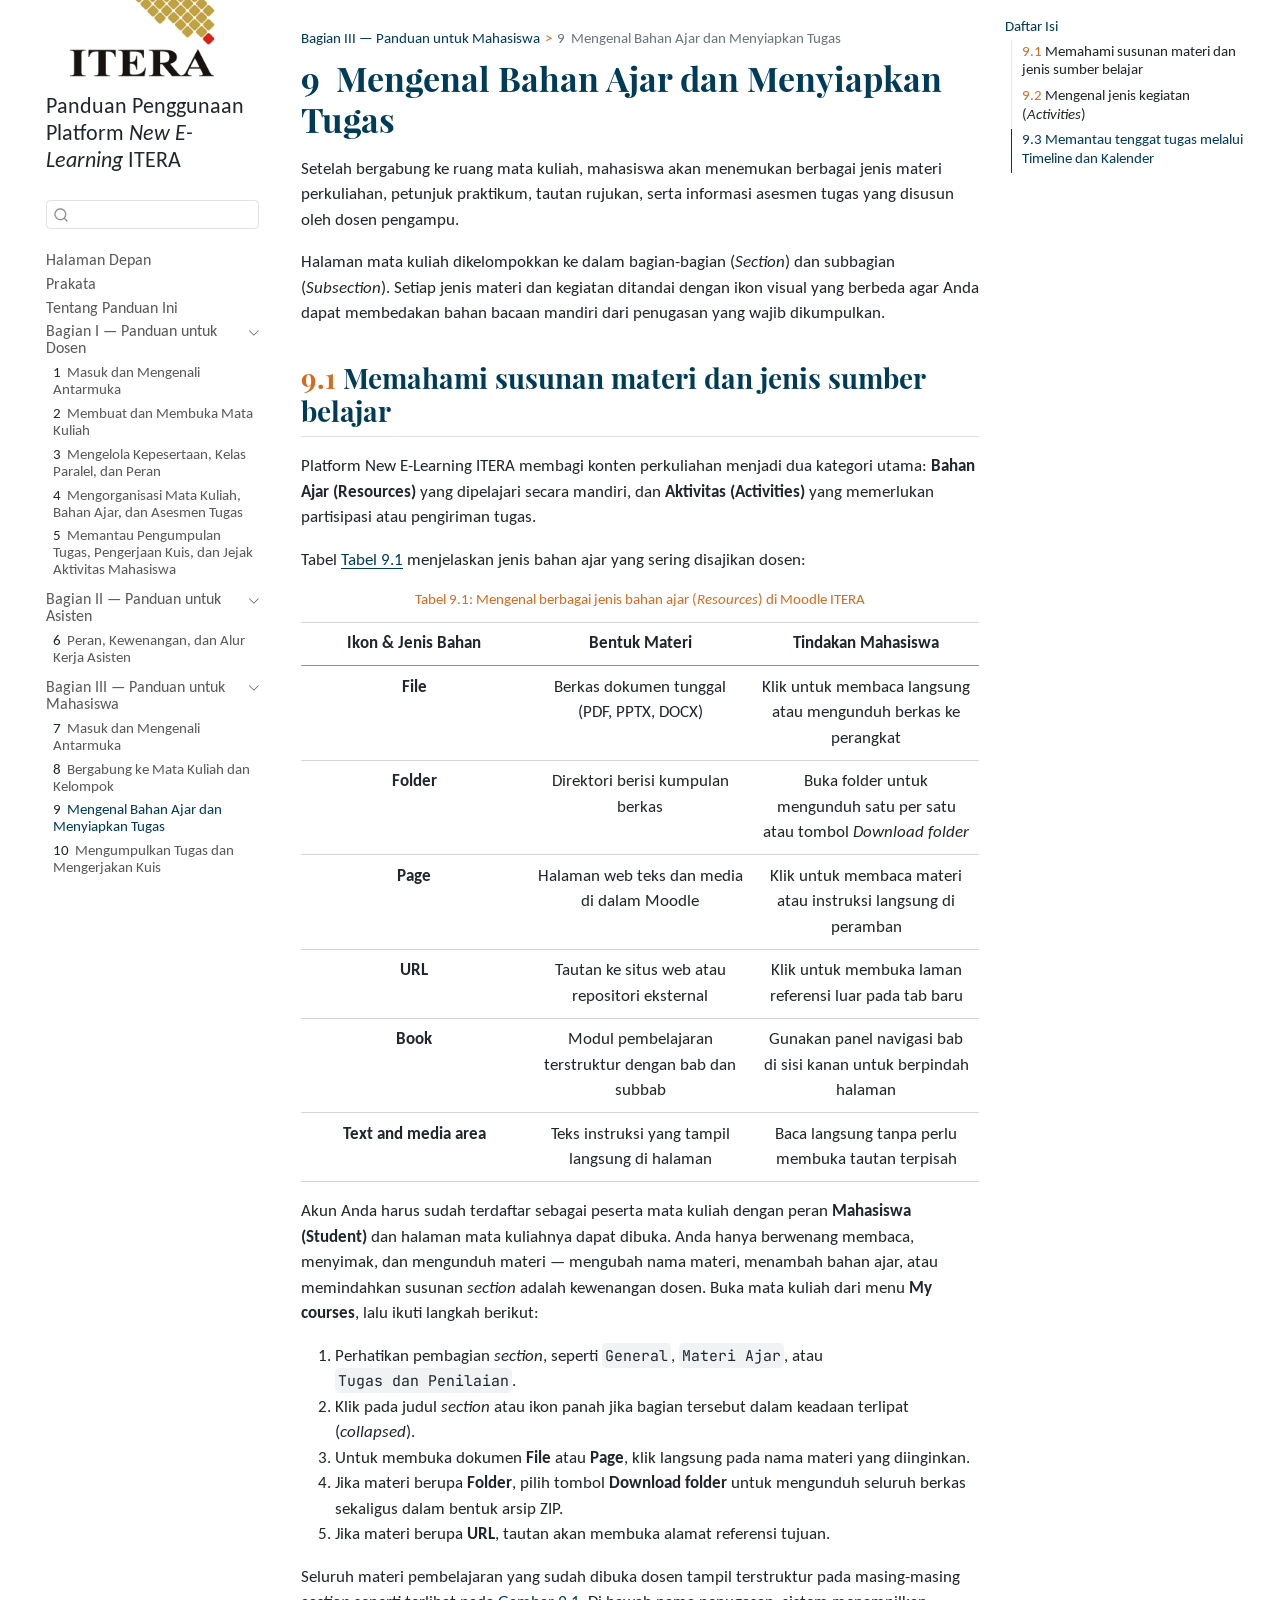
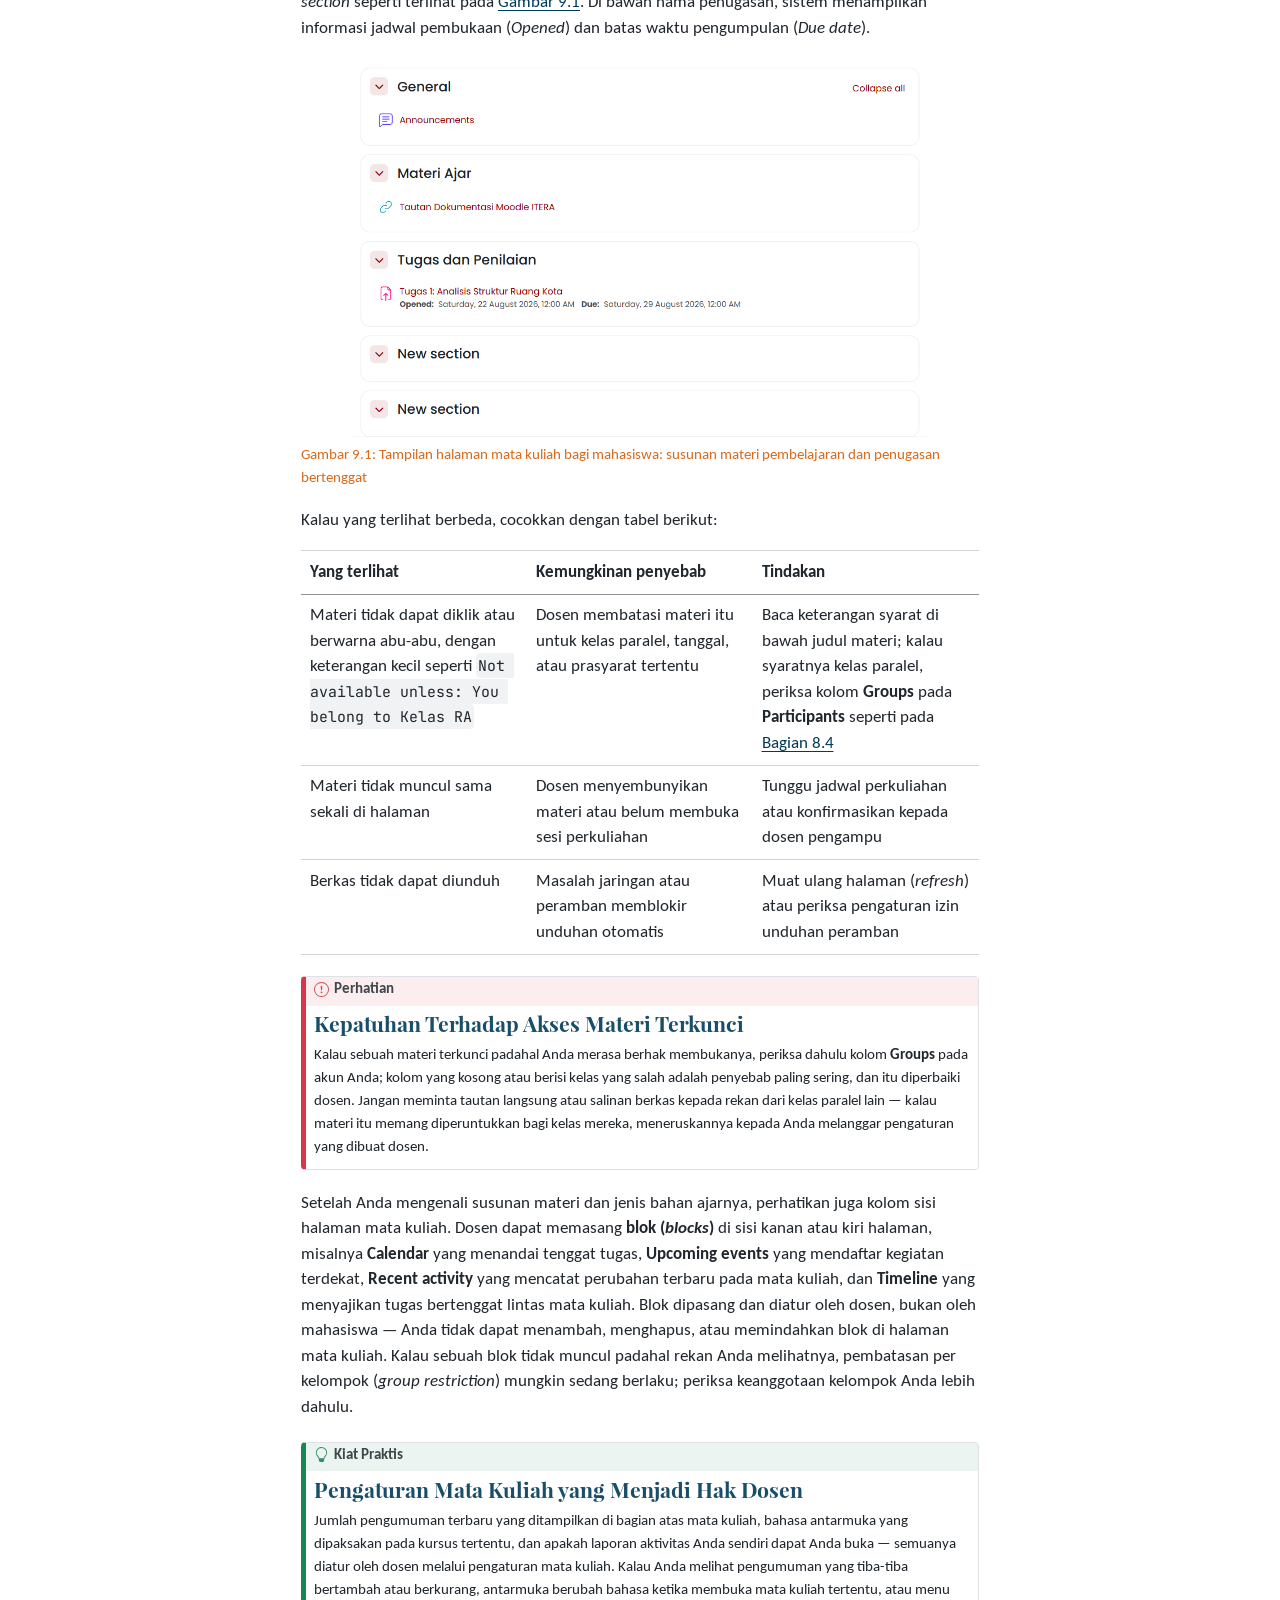
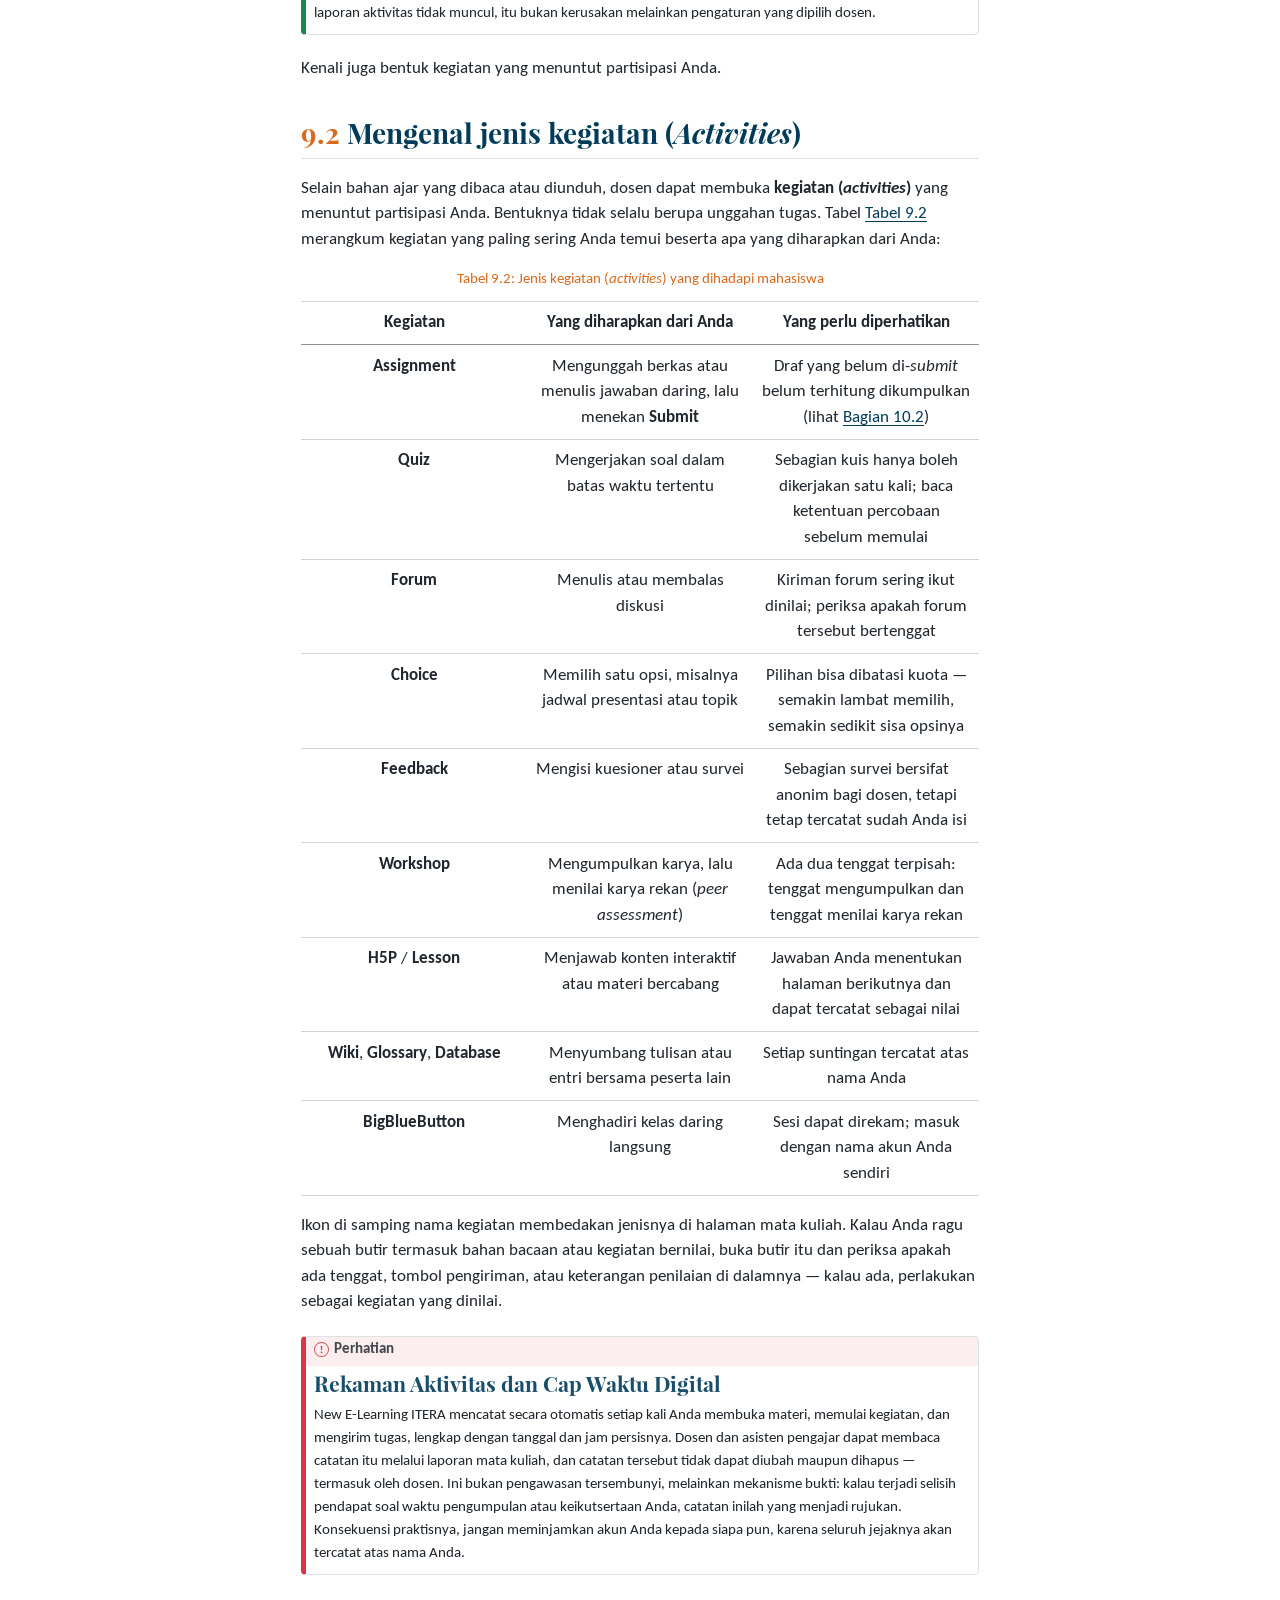
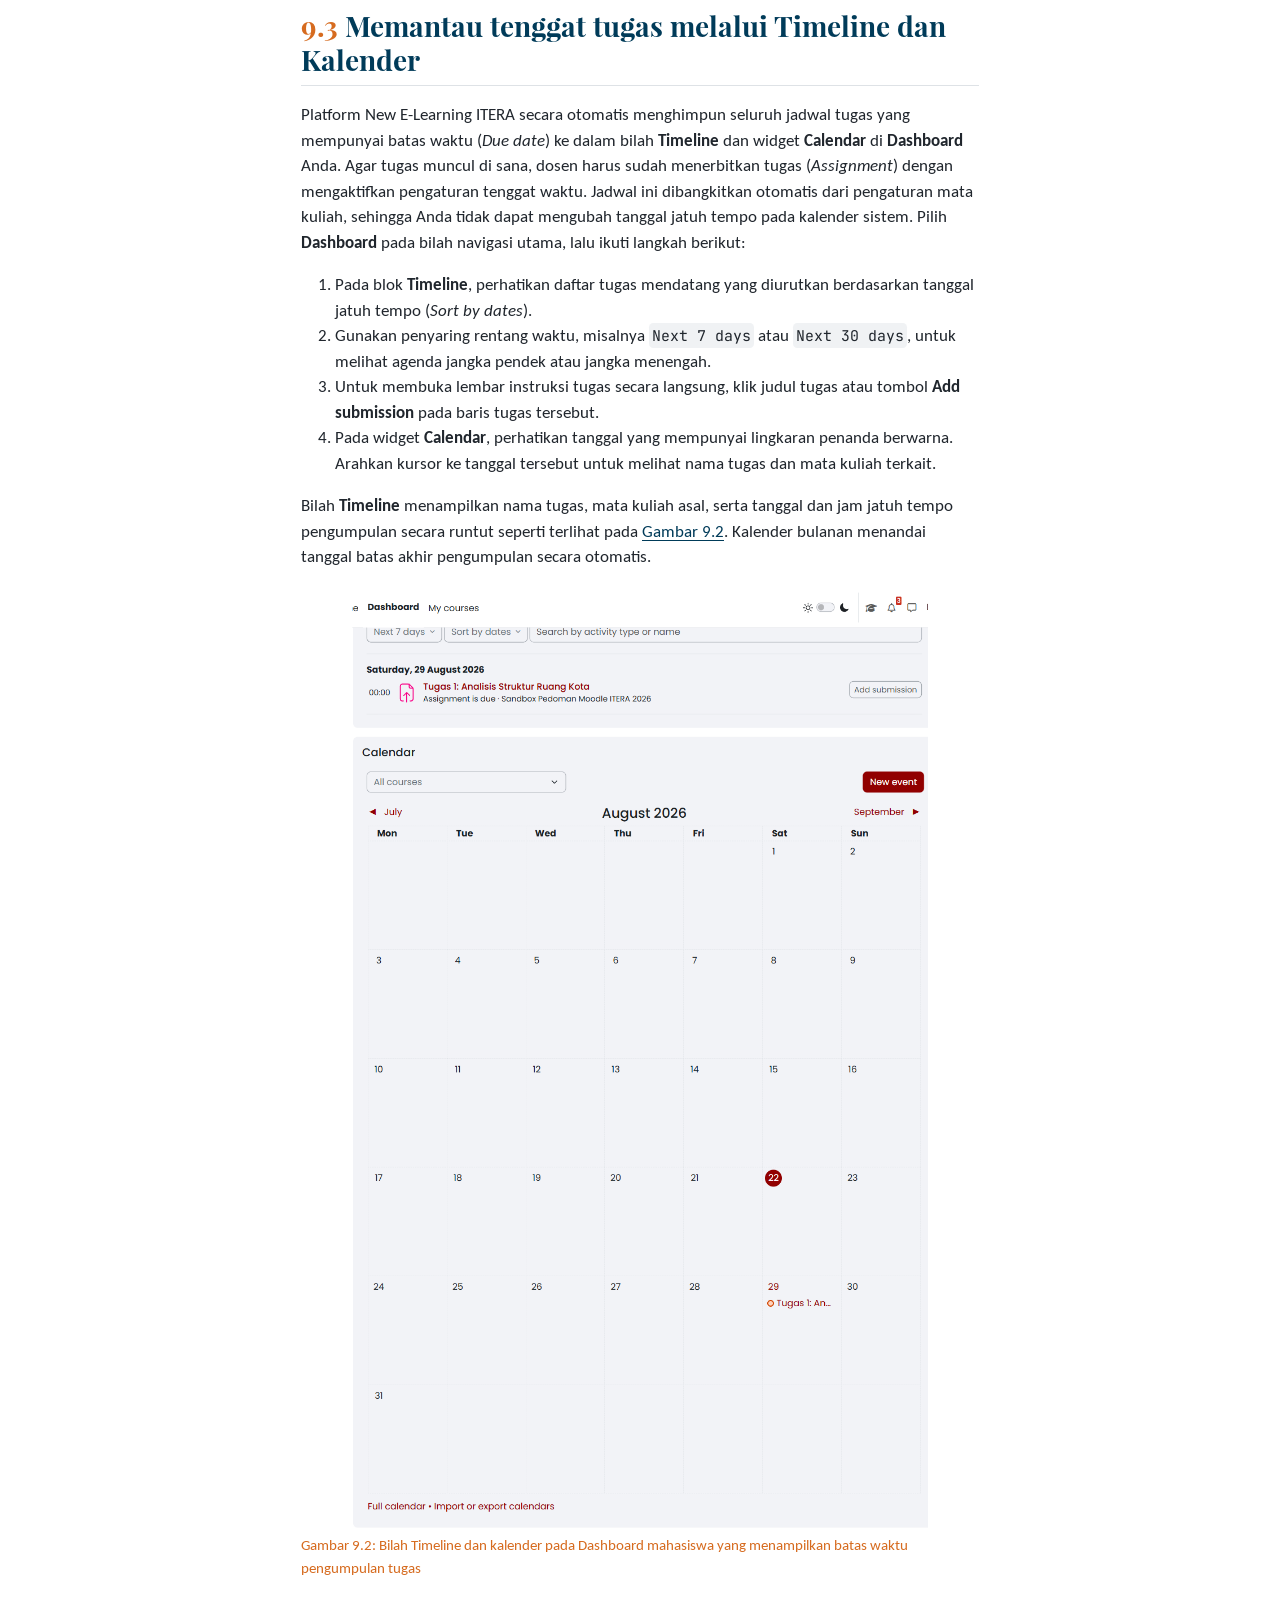
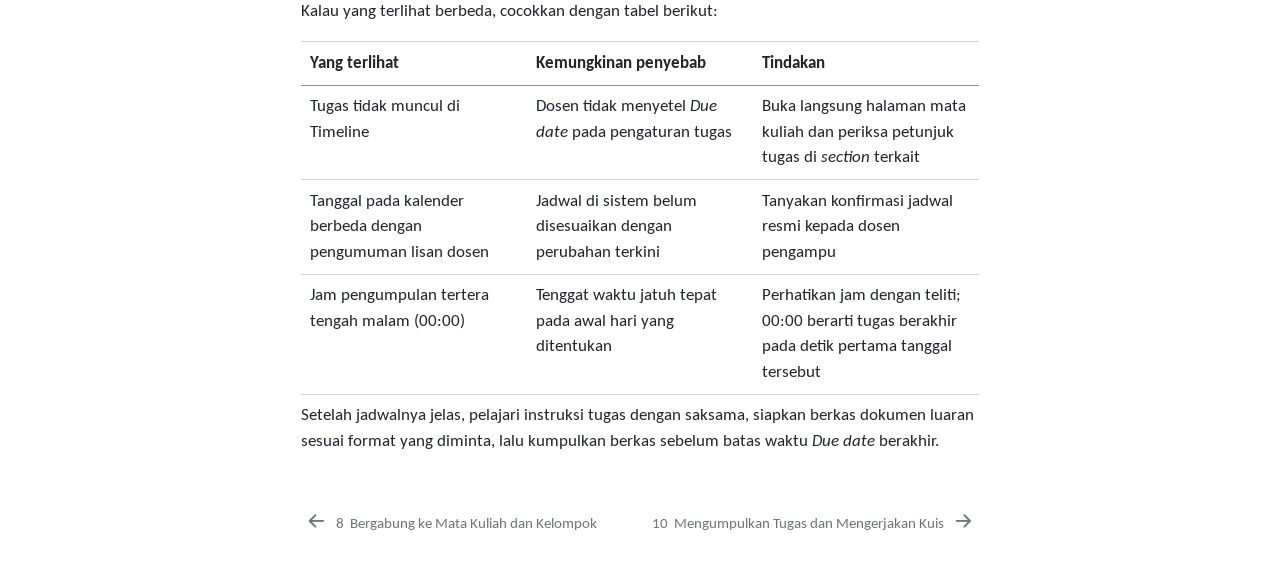
<file: docs/mahasiswa/materi-dan-aktivitas.html>
<!DOCTYPE html>
<html xmlns="http://www.w3.org/1999/xhtml" lang="id" xml:lang="id"><head>

<meta charset="utf-8">
<meta name="generator" content="quarto-1.10.19">

<meta name="viewport" content="width=device-width, initial-scale=1.0, user-scalable=yes">


<title>9&nbsp; Mengenal Bahan Ajar dan Menyiapkan Tugas – Panduan Penggunaan Platform *New E-Learning* ITERA</title>
<style>
/* Default styles provided by pandoc.
** See https://pandoc.org/MANUAL.html#variables-for-html for config info.
*/
span.smallcaps{font-variant: small-caps;}
div.columns{display: flex; gap: 1.5em;}
div.column{flex: auto;}
@media screen {
div.columns{gap: min(4vw, 1.5em);}
div.column{overflow-x: auto;}
}
div.hanging-indent{margin-left: 1.5em; text-indent: -1.5em;}
ul.task-list{list-style: none;}
ul.task-list li input[type="checkbox"] {
  width: 0.8em;
  margin: 0 0.8em 0.2em -1em; /* quarto-specific, see https://github.com/quarto-dev/quarto-cli/issues/4556 */ 
  vertical-align: middle;
}
</style>


<script src="../site_libs/quarto-nav/quarto-nav.js"></script>
<script src="../site_libs/quarto-nav/headroom.min.js"></script>
<script src="../site_libs/clipboard/clipboard.min.js"></script>
<script src="../site_libs/quarto-search/autocomplete.umd.js"></script>
<script src="../site_libs/quarto-search/fuse.min.js"></script>
<script src="../site_libs/quarto-search/quarto-search.js"></script>
<meta name="quarto:offset" content="../">
<link href="../mahasiswa/pengumpulan-tugas.html" rel="next">
<link href="../mahasiswa/bergabung-dan-kelompok.html" rel="prev">
<script src="../site_libs/quarto-html/quarto.js" type="module"></script>
<script src="../site_libs/quarto-html/tabsets/tabsets.js" type="module"></script>
<script src="../site_libs/quarto-html/popper.min.js"></script>
<script src="../site_libs/quarto-html/tippy.umd.min.js"></script>
<script src="../site_libs/quarto-html/anchor.min.js"></script>
<link href="../site_libs/quarto-html/tippy.css" rel="stylesheet">
<link href="../site_libs/quarto-html/quarto-syntax-highlighting-ee0d825c001f130fb265e92dcb17fa1f.css" rel="stylesheet" class="quarto-color-scheme" id="quarto-text-highlighting-styles">
<link href="../site_libs/quarto-html/quarto-syntax-highlighting-dark-86a2d7ae3330a5c8f2af512998a51a4c.css" rel="stylesheet" class="quarto-color-scheme quarto-color-alternate" id="quarto-text-highlighting-styles">
<link href="../site_libs/quarto-html/quarto-syntax-highlighting-ee0d825c001f130fb265e92dcb17fa1f.css" rel="stylesheet" class="quarto-color-scheme-extra" id="quarto-text-highlighting-styles">
<script src="../site_libs/bootstrap/bootstrap.min.js"></script>
<link href="../site_libs/bootstrap/bootstrap-icons.css" rel="stylesheet">
<link href="../site_libs/bootstrap/bootstrap-3ed409b4e100c8c12b97e3dce972414c.min.css" rel="stylesheet" append-hash="true" class="quarto-color-scheme" id="quarto-bootstrap" data-mode="light">
<link href="../site_libs/bootstrap/bootstrap-dark-3ed409b4e100c8c12b97e3dce972414c.min.css" rel="stylesheet" append-hash="true" class="quarto-color-scheme quarto-color-alternate" id="quarto-bootstrap" data-mode="light">
<link href="../site_libs/bootstrap/bootstrap-3ed409b4e100c8c12b97e3dce972414c.min.css" rel="stylesheet" append-hash="true" class="quarto-color-scheme-extra" id="quarto-bootstrap" data-mode="light">
<script id="quarto-search-options" type="application/json">{
  "location": "sidebar",
  "copy-button": false,
  "collapse-after": 3,
  "panel-placement": "start",
  "type": "textbox",
  "limit": 50,
  "keyboard-shortcut": [
    "f",
    "/",
    "s"
  ],
  "show-item-context": false,
  "language": {
    "search-no-results-text": "Tidak ada hasil",
    "search-matching-documents-text": "dokumen cocok",
    "search-copy-link-title": "Salin tautan untuk mencari",
    "search-hide-matches-text": "Sembunyikan kecocokan lainnya",
    "search-more-match-text": "kecocokan lainnya di dokumen ini",
    "search-more-matches-text": "kecocokan lainnya di dokumen ini",
    "search-clear-button-title": "Hapus",
    "search-text-placeholder": "",
    "search-detached-cancel-button-title": "Batal",
    "search-submit-button-title": "Kirim",
    "search-label": "Mencari"
  }
}</script>


<link rel="stylesheet" href="../_shared/laman.css">
</head>

<body class="nav-sidebar floating quarto-light">

<div id="quarto-search-results"></div>
  <header id="quarto-header" class="headroom fixed-top">
  <nav class="quarto-secondary-nav">
    <div class="container-fluid d-flex">
      <button type="button" class="quarto-btn-toggle btn" data-bs-toggle="collapse" role="button" data-bs-target=".quarto-sidebar-collapse-item" aria-controls="quarto-sidebar" aria-expanded="false" aria-label="Alihkan bilah sisi" onclick="if (window.quartoToggleHeadroom) { window.quartoToggleHeadroom(); }">
        <i class="bi bi-layout-text-sidebar-reverse"></i>
      </button>
        <nav class="quarto-page-breadcrumbs" aria-label="breadcrumb"><ol class="breadcrumb"><li class="breadcrumb-item"><a href="../mahasiswa/login-dan-orientasi.html">Bagian III — Panduan untuk Mahasiswa</a></li><li class="breadcrumb-item"><a href="../mahasiswa/materi-dan-aktivitas.html"><span class="chapter-number">9</span>&nbsp; <span class="chapter-title">Mengenal Bahan Ajar dan Menyiapkan Tugas</span></a></li></ol></nav>
        <a class="flex-grow-1" role="navigation" data-bs-toggle="collapse" data-bs-target=".quarto-sidebar-collapse-item" aria-controls="quarto-sidebar" aria-expanded="false" aria-label="Alihkan bilah sisi" onclick="if (window.quartoToggleHeadroom) { window.quartoToggleHeadroom(); }">      
        </a>
      <button type="button" class="btn quarto-search-button" aria-label="Mencari" onclick="window.quartoOpenSearch();">
        <i class="bi bi-search"></i>
      </button>
    </div>
  </nav>
</header>
<!-- content -->
<div id="quarto-content" class="quarto-container page-columns page-rows-contents page-layout-article">
<!-- sidebar -->
  <nav id="quarto-sidebar" class="sidebar collapse collapse-horizontal quarto-sidebar-collapse-item sidebar-navigation floating overflow-auto">
    <div class="pt-lg-2 mt-2 text-left sidebar-header sidebar-header-stacked">
      <a href="../index.html" class="sidebar-logo-link">
      <img src="../assets/images/logo-itera.png" alt="" class="sidebar-logo light-content py-0 d-lg-inline d-none">
      <img src="../assets/images/logo-itera.png" alt="" class="sidebar-logo dark-content py-0 d-lg-inline d-none">
      </a>
    <div class="sidebar-title mb-0 py-0">
      <a href="../">Panduan Penggunaan Platform <em>New E-Learning</em> ITERA</a> 
    </div>
      </div>
        <div class="mt-2 flex-shrink-0 align-items-center">
        <div class="sidebar-search">
        <div id="quarto-search" class="" title="Mencari"></div>
        </div>
        </div>
    <div class="sidebar-menu-container"> 
    <ul class="list-unstyled mt-1">
        <li class="sidebar-item">
  <div class="sidebar-item-container"> 
  <a href="../index.html" class="sidebar-item-text sidebar-link">
 <span class="menu-text">Halaman Depan</span></a>
  </div>
</li>
        <li class="sidebar-item">
  <div class="sidebar-item-container"> 
  <a href="../prakata.html" class="sidebar-item-text sidebar-link">
 <span class="menu-text">Prakata</span></a>
  </div>
</li>
        <li class="sidebar-item">
  <div class="sidebar-item-container"> 
  <a href="../tentang-panduan.html" class="sidebar-item-text sidebar-link">
 <span class="menu-text">Tentang Panduan Ini</span></a>
  </div>
</li>
        <li class="sidebar-item sidebar-item-section">
      <div class="sidebar-item-container"> 
            <a class="sidebar-item-text sidebar-link text-start" data-bs-toggle="collapse" data-bs-target="#quarto-sidebar-section-1" role="navigation" aria-expanded="true">
 <span class="menu-text">Bagian I — Panduan untuk Dosen</span></a>
          <a class="sidebar-item-toggle text-start" data-bs-toggle="collapse" data-bs-target="#quarto-sidebar-section-1" role="navigation" aria-expanded="true" aria-label="Alihkan bagian">
            <i class="bi bi-chevron-right ms-2"></i>
          </a> 
      </div>
      <ul id="quarto-sidebar-section-1" class="collapse list-unstyled sidebar-section depth1 show">  
          <li class="sidebar-item">
  <div class="sidebar-item-container"> 
  <a href="../dosen/01-login-orientasi.html" class="sidebar-item-text sidebar-link">
 <span class="menu-text"><span class="chapter-number">1</span>&nbsp; <span class="chapter-title">Masuk dan Mengenali Antarmuka</span></span></a>
  </div>
</li>
          <li class="sidebar-item">
  <div class="sidebar-item-container"> 
  <a href="../dosen/02-mata-kuliah.html" class="sidebar-item-text sidebar-link">
 <span class="menu-text"><span class="chapter-number">2</span>&nbsp; <span class="chapter-title">Membuat dan Membuka Mata Kuliah</span></span></a>
  </div>
</li>
          <li class="sidebar-item">
  <div class="sidebar-item-container"> 
  <a href="../dosen/03-kepesertaan-kelas-dan-peran.html" class="sidebar-item-text sidebar-link">
 <span class="menu-text"><span class="chapter-number">3</span>&nbsp; <span class="chapter-title">Mengelola Kepesertaan, Kelas Paralel, dan Peran</span></span></a>
  </div>
</li>
          <li class="sidebar-item">
  <div class="sidebar-item-container"> 
  <a href="../dosen/04-organisasi-materi-dan-asesmen.html" class="sidebar-item-text sidebar-link">
 <span class="menu-text"><span class="chapter-number">4</span>&nbsp; <span class="chapter-title">Mengorganisasi Mata Kuliah, Bahan Ajar, dan Asesmen Tugas</span></span></a>
  </div>
</li>
          <li class="sidebar-item">
  <div class="sidebar-item-container"> 
  <a href="../dosen/05-pemantauan-dan-laporan.html" class="sidebar-item-text sidebar-link">
 <span class="menu-text"><span class="chapter-number">5</span>&nbsp; <span class="chapter-title">Memantau Pengumpulan Tugas, Pengerjaan Kuis, dan Jejak Aktivitas Mahasiswa</span></span></a>
  </div>
</li>
      </ul>
  </li>
        <li class="sidebar-item sidebar-item-section">
      <div class="sidebar-item-container"> 
            <a class="sidebar-item-text sidebar-link text-start" data-bs-toggle="collapse" data-bs-target="#quarto-sidebar-section-2" role="navigation" aria-expanded="true">
 <span class="menu-text">Bagian II — Panduan untuk Asisten</span></a>
          <a class="sidebar-item-toggle text-start" data-bs-toggle="collapse" data-bs-target="#quarto-sidebar-section-2" role="navigation" aria-expanded="true" aria-label="Alihkan bagian">
            <i class="bi bi-chevron-right ms-2"></i>
          </a> 
      </div>
      <ul id="quarto-sidebar-section-2" class="collapse list-unstyled sidebar-section depth1 show">  
          <li class="sidebar-item">
  <div class="sidebar-item-container"> 
  <a href="../asisten/01-kewenangan-dan-alur-kerja.html" class="sidebar-item-text sidebar-link">
 <span class="menu-text"><span class="chapter-number">6</span>&nbsp; <span class="chapter-title">Peran, Kewenangan, dan Alur Kerja Asisten</span></span></a>
  </div>
</li>
      </ul>
  </li>
        <li class="sidebar-item sidebar-item-section">
      <div class="sidebar-item-container"> 
            <a class="sidebar-item-text sidebar-link text-start" data-bs-toggle="collapse" data-bs-target="#quarto-sidebar-section-3" role="navigation" aria-expanded="true">
 <span class="menu-text">Bagian III — Panduan untuk Mahasiswa</span></a>
          <a class="sidebar-item-toggle text-start" data-bs-toggle="collapse" data-bs-target="#quarto-sidebar-section-3" role="navigation" aria-expanded="true" aria-label="Alihkan bagian">
            <i class="bi bi-chevron-right ms-2"></i>
          </a> 
      </div>
      <ul id="quarto-sidebar-section-3" class="collapse list-unstyled sidebar-section depth1 show">  
          <li class="sidebar-item">
  <div class="sidebar-item-container"> 
  <a href="../mahasiswa/login-dan-orientasi.html" class="sidebar-item-text sidebar-link">
 <span class="menu-text"><span class="chapter-number">7</span>&nbsp; <span class="chapter-title">Masuk dan Mengenali Antarmuka</span></span></a>
  </div>
</li>
          <li class="sidebar-item">
  <div class="sidebar-item-container"> 
  <a href="../mahasiswa/bergabung-dan-kelompok.html" class="sidebar-item-text sidebar-link">
 <span class="menu-text"><span class="chapter-number">8</span>&nbsp; <span class="chapter-title">Bergabung ke Mata Kuliah dan Kelompok</span></span></a>
  </div>
</li>
          <li class="sidebar-item">
  <div class="sidebar-item-container"> 
  <a href="../mahasiswa/materi-dan-aktivitas.html" class="sidebar-item-text sidebar-link active">
 <span class="menu-text"><span class="chapter-number">9</span>&nbsp; <span class="chapter-title">Mengenal Bahan Ajar dan Menyiapkan Tugas</span></span></a>
  </div>
</li>
          <li class="sidebar-item">
  <div class="sidebar-item-container"> 
  <a href="../mahasiswa/pengumpulan-tugas.html" class="sidebar-item-text sidebar-link">
 <span class="menu-text"><span class="chapter-number">10</span>&nbsp; <span class="chapter-title">Mengumpulkan Tugas dan Mengerjakan Kuis</span></span></a>
  </div>
</li>
      </ul>
  </li>
    </ul>
    </div>
</nav>
<div id="quarto-sidebar-glass" class="quarto-sidebar-collapse-item" data-bs-toggle="collapse" data-bs-target=".quarto-sidebar-collapse-item"></div>
<!-- margin-sidebar -->
    <div id="quarto-margin-sidebar" class="sidebar margin-sidebar">
        <nav id="TOC" role="doc-toc" class="toc-active">
    <h2 id="toc-title">Daftar Isi</h2>
   
  <ul>
  <li><a href="#sec-mahasiswa-susunan-materi" id="toc-sec-mahasiswa-susunan-materi" class="nav-link active" data-scroll-target="#sec-mahasiswa-susunan-materi"><span class="header-section-number">9.1</span> Memahami susunan materi dan jenis sumber belajar</a></li>
  <li><a href="#sec-mahasiswa-jenis-activities" id="toc-sec-mahasiswa-jenis-activities" class="nav-link" data-scroll-target="#sec-mahasiswa-jenis-activities"><span class="header-section-number">9.2</span> Mengenal jenis kegiatan (<em>Activities</em>)</a></li>
  <li><a href="#sec-mahasiswa-timeline" id="toc-sec-mahasiswa-timeline" class="nav-link" data-scroll-target="#sec-mahasiswa-timeline"><span class="header-section-number">9.3</span> Memantau tenggat tugas melalui Timeline dan Kalender</a></li>
  </ul>
</nav>
    </div>
<!-- main -->
<main class="content" id="quarto-document-content">

<header id="title-block-header" class="quarto-title-block default"><nav class="quarto-page-breadcrumbs quarto-title-breadcrumbs d-none d-lg-block" aria-label="breadcrumb"><ol class="breadcrumb"><li class="breadcrumb-item"><a href="../mahasiswa/login-dan-orientasi.html">Bagian III — Panduan untuk Mahasiswa</a></li><li class="breadcrumb-item"><a href="../mahasiswa/materi-dan-aktivitas.html"><span class="chapter-number">9</span>&nbsp; <span class="chapter-title">Mengenal Bahan Ajar dan Menyiapkan Tugas</span></a></li></ol></nav>
<div class="quarto-title">
<h1 class="title"><span class="chapter-number">9</span>&nbsp; <span class="chapter-title">Mengenal Bahan Ajar dan Menyiapkan Tugas</span></h1>
</div>



<div class="quarto-title-meta">

    
  
    
  </div>
  


</header>


<!-- Sumber internal: Guide/spec.md M-04; Guide/KULIAH2.md §Knowledge & Community Management, §Asesmen; Code/moodle_docs/Activities.md; Resources.md; Calendar.md; temuan akun mahasiswa pada course 917: section General/Materi Ajar/Tugas dan Penilaian, icon URL/Assignment, status pembatasan grup, dan blok Timeline/Calendar pada Dashboard mahasiswa. -->
<p>Setelah bergabung ke ruang mata kuliah, mahasiswa akan menemukan berbagai jenis materi perkuliahan, petunjuk praktikum, tautan rujukan, serta informasi asesmen tugas yang disusun oleh dosen pengampu.</p>
<p>Halaman mata kuliah dikelompokkan ke dalam bagian-bagian (<em>Section</em>) dan subbagian (<em>Subsection</em>). Setiap jenis materi dan kegiatan ditandai dengan ikon visual yang berbeda agar Anda dapat membedakan bahan bacaan mandiri dari penugasan yang wajib dikumpulkan.</p>
<section id="sec-mahasiswa-susunan-materi" class="level2" data-number="9.1">
<h2 data-number="9.1" class="anchored" data-anchor-id="sec-mahasiswa-susunan-materi"><span class="header-section-number">9.1</span> Memahami susunan materi dan jenis sumber belajar</h2>
<p>Platform New E-Learning ITERA membagi konten perkuliahan menjadi dua kategori utama: <strong>Bahan Ajar (Resources)</strong> yang dipelajari secara mandiri, dan <strong>Aktivitas (Activities)</strong> yang memerlukan partisipasi atau pengiriman tugas.</p>
<p>Tabel <a href="#tbl-mahasiswa-jenis-materi" class="quarto-xref">Tabel&nbsp;<span>9.1</span></a> menjelaskan jenis bahan ajar yang sering disajikan dosen:</p>
<div id="tbl-mahasiswa-jenis-materi" class="quarto-float quarto-figure quarto-figure-center anchored">
<figure class="quarto-float quarto-float-tbl figure">
<figcaption class="quarto-float-caption-top quarto-float-caption quarto-float-tbl" id="tbl-mahasiswa-jenis-materi-caption-0ceaefa1-69ba-4598-a22c-09a6ac19f8ca">
Tabel&nbsp;9.1: Mengenal berbagai jenis bahan ajar (<em>Resources</em>) di Moodle ITERA
</figcaption>
<div aria-describedby="tbl-mahasiswa-jenis-materi-caption-0ceaefa1-69ba-4598-a22c-09a6ac19f8ca">
<table class="caption-top table">
<colgroup>
<col style="width: 33%">
<col style="width: 33%">
<col style="width: 33%">
</colgroup>
<thead>
<tr class="header">
<th>Ikon &amp; Jenis Bahan</th>
<th>Bentuk Materi</th>
<th>Tindakan Mahasiswa</th>
</tr>
</thead>
<tbody>
<tr class="odd">
<td><strong>File</strong></td>
<td>Berkas dokumen tunggal (PDF, PPTX, DOCX)</td>
<td>Klik untuk membaca langsung atau mengunduh berkas ke perangkat</td>
</tr>
<tr class="even">
<td><strong>Folder</strong></td>
<td>Direktori berisi kumpulan berkas</td>
<td>Buka folder untuk mengunduh satu per satu atau tombol <em>Download folder</em></td>
</tr>
<tr class="odd">
<td><strong>Page</strong></td>
<td>Halaman web teks dan media di dalam Moodle</td>
<td>Klik untuk membaca materi atau instruksi langsung di peramban</td>
</tr>
<tr class="even">
<td><strong>URL</strong></td>
<td>Tautan ke situs web atau repositori eksternal</td>
<td>Klik untuk membuka laman referensi luar pada tab baru</td>
</tr>
<tr class="odd">
<td><strong>Book</strong></td>
<td>Modul pembelajaran terstruktur dengan bab dan subbab</td>
<td>Gunakan panel navigasi bab di sisi kanan untuk berpindah halaman</td>
</tr>
<tr class="even">
<td><strong>Text and media area</strong></td>
<td>Teks instruksi yang tampil langsung di halaman</td>
<td>Baca langsung tanpa perlu membuka tautan terpisah</td>
</tr>
</tbody>
</table>
</div>
</figure>
</div>
<p>Akun Anda harus sudah terdaftar sebagai peserta mata kuliah dengan peran <strong>Mahasiswa (Student)</strong> dan halaman mata kuliahnya dapat dibuka. Anda hanya berwenang membaca, menyimak, dan mengunduh materi — mengubah nama materi, menambah bahan ajar, atau memindahkan susunan <em>section</em> adalah kewenangan dosen. Buka mata kuliah dari menu <strong>My courses</strong>, lalu ikuti langkah berikut:</p>
<ol type="1">
<li>Perhatikan pembagian <em>section</em>, seperti <code>General</code>, <code>Materi Ajar</code>, atau <code>Tugas dan Penilaian</code>.</li>
<li>Klik pada judul <em>section</em> atau ikon panah jika bagian tersebut dalam keadaan terlipat (<em>collapsed</em>).</li>
<li>Untuk membuka dokumen <strong>File</strong> atau <strong>Page</strong>, klik langsung pada nama materi yang diinginkan.</li>
<li>Jika materi berupa <strong>Folder</strong>, pilih tombol <strong>Download folder</strong> untuk mengunduh seluruh berkas sekaligus dalam bentuk arsip ZIP.</li>
<li>Jika materi berupa <strong>URL</strong>, tautan akan membuka alamat referensi tujuan.</li>
</ol>
<p>Seluruh materi pembelajaran yang sudah dibuka dosen tampil terstruktur pada masing-masing <em>section</em> seperti terlihat pada <a href="#fig-mahasiswa-materi-01" class="quarto-xref">Gambar&nbsp;<span>9.1</span></a>. Di bawah nama penugasan, sistem menampilkan informasi jadwal pembukaan (<em>Opened</em>) dan batas waktu pengumpulan (<em>Due date</em>).</p>
<div id="fig-mahasiswa-materi-01" class="quarto-float quarto-figure quarto-figure-center anchored" data-fig-pos="H">
<figure class="quarto-float quarto-float-fig figure">
<div aria-describedby="fig-mahasiswa-materi-01-caption-0ceaefa1-69ba-4598-a22c-09a6ac19f8ca">
<img src="assets/images/materi-dan-aktivitas/01-tampilan-materi-dan-tugas.png" class="img-fluid figure-img" style="width:85.0%" data-fig-pos="H">
</div>
<figcaption class="quarto-float-caption-bottom quarto-float-caption quarto-float-fig" id="fig-mahasiswa-materi-01-caption-0ceaefa1-69ba-4598-a22c-09a6ac19f8ca">
Gambar&nbsp;9.1: Tampilan halaman mata kuliah bagi mahasiswa: susunan materi pembelajaran dan penugasan bertenggat
</figcaption>
</figure>
</div>
<p>Kalau yang terlihat berbeda, cocokkan dengan tabel berikut:</p>
<table class="caption-top table">
<colgroup>
<col style="width: 33%">
<col style="width: 33%">
<col style="width: 33%">
</colgroup>
<thead>
<tr class="header">
<th>Yang terlihat</th>
<th>Kemungkinan penyebab</th>
<th>Tindakan</th>
</tr>
</thead>
<tbody>
<tr class="odd">
<td>Materi tidak dapat diklik atau berwarna abu-abu, dengan keterangan kecil seperti <code>Not available unless: You belong to Kelas RA</code></td>
<td>Dosen membatasi materi itu untuk kelas paralel, tanggal, atau prasyarat tertentu</td>
<td>Baca keterangan syarat di bawah judul materi; kalau syaratnya kelas paralel, periksa kolom <strong>Groups</strong> pada <strong>Participants</strong> seperti pada <a href="bergabung-dan-kelompok.html#sec-mahasiswa-keanggotaan" class="quarto-xref"><span>Bagian 8.4</span></a></td>
</tr>
<tr class="even">
<td>Materi tidak muncul sama sekali di halaman</td>
<td>Dosen menyembunyikan materi atau belum membuka sesi perkuliahan</td>
<td>Tunggu jadwal perkuliahan atau konfirmasikan kepada dosen pengampu</td>
</tr>
<tr class="odd">
<td>Berkas tidak dapat diunduh</td>
<td>Masalah jaringan atau peramban memblokir unduhan otomatis</td>
<td>Muat ulang halaman (<em>refresh</em>) atau periksa pengaturan izin unduhan peramban</td>
</tr>
</tbody>
</table>
<div class="callout callout-style-default callout-important callout-titled" title="Perhatian">
<div class="callout-header d-flex align-content-center">
<div class="callout-icon-container">
<i class="callout-icon"></i>
</div>
<div class="callout-title-container flex-fill">
<span class="screen-reader-only">Perhatian</span>Perhatian
</div>
</div>
<section id="kepatuhan-terhadap-akses-materi-terkunci" class="level4 unnumbered unlisted callout-body-container callout-body">
<h4 class="unnumbered unlisted anchored" data-anchor-id="kepatuhan-terhadap-akses-materi-terkunci">Kepatuhan Terhadap Akses Materi Terkunci</h4>
<p>Kalau sebuah materi terkunci padahal Anda merasa berhak membukanya, periksa dahulu kolom <strong>Groups</strong> pada akun Anda; kolom yang kosong atau berisi kelas yang salah adalah penyebab paling sering, dan itu diperbaiki dosen. Jangan meminta tautan langsung atau salinan berkas kepada rekan dari kelas paralel lain — kalau materi itu memang diperuntukkan bagi kelas mereka, meneruskannya kepada Anda melanggar pengaturan yang dibuat dosen.</p>
</section>
</div>
<p>Setelah Anda mengenali susunan materi dan jenis bahan ajarnya, perhatikan juga kolom sisi halaman mata kuliah. Dosen dapat memasang <strong>blok (<em>blocks</em>)</strong> di sisi kanan atau kiri halaman, misalnya <strong>Calendar</strong> yang menandai tenggat tugas, <strong>Upcoming events</strong> yang mendaftar kegiatan terdekat, <strong>Recent activity</strong> yang mencatat perubahan terbaru pada mata kuliah, dan <strong>Timeline</strong> yang menyajikan tugas bertenggat lintas mata kuliah. Blok dipasang dan diatur oleh dosen, bukan oleh mahasiswa — Anda tidak dapat menambah, menghapus, atau memindahkan blok di halaman mata kuliah. Kalau sebuah blok tidak muncul padahal rekan Anda melihatnya, pembatasan per kelompok (<em>group restriction</em>) mungkin sedang berlaku; periksa keanggotaan kelompok Anda lebih dahulu.</p>
<div class="callout callout-style-default callout-tip callout-titled" title="Kiat Praktis">
<div class="callout-header d-flex align-content-center">
<div class="callout-icon-container">
<i class="callout-icon"></i>
</div>
<div class="callout-title-container flex-fill">
<span class="screen-reader-only">Kiat Praktis</span>Kiat Praktis
</div>
</div>
<section id="pengaturan-mata-kuliah-yang-menjadi-hak-dosen" class="level4 unnumbered unlisted callout-body-container callout-body">
<h4 class="unnumbered unlisted anchored" data-anchor-id="pengaturan-mata-kuliah-yang-menjadi-hak-dosen">Pengaturan Mata Kuliah yang Menjadi Hak Dosen</h4>
<p>Jumlah pengumuman terbaru yang ditampilkan di bagian atas mata kuliah, bahasa antarmuka yang dipaksakan pada kursus tertentu, dan apakah laporan aktivitas Anda sendiri dapat Anda buka — semuanya diatur oleh dosen melalui pengaturan mata kuliah. Kalau Anda melihat pengumuman yang tiba-tiba bertambah atau berkurang, antarmuka berubah bahasa ketika membuka mata kuliah tertentu, atau menu laporan aktivitas tidak muncul, itu bukan kerusakan melainkan pengaturan yang dipilih dosen.</p>
</section>
</div>
<p>Kenali juga bentuk kegiatan yang menuntut partisipasi Anda.</p>
</section>
<section id="sec-mahasiswa-jenis-activities" class="level2" data-number="9.2">
<h2 data-number="9.2" class="anchored" data-anchor-id="sec-mahasiswa-jenis-activities"><span class="header-section-number">9.2</span> Mengenal jenis kegiatan (<em>Activities</em>)</h2>
<p>Selain bahan ajar yang dibaca atau diunduh, dosen dapat membuka <strong>kegiatan (<em>activities</em>)</strong> yang menuntut partisipasi Anda. Bentuknya tidak selalu berupa unggahan tugas. Tabel <a href="#tbl-mahasiswa-jenis-activities" class="quarto-xref">Tabel&nbsp;<span>9.2</span></a> merangkum kegiatan yang paling sering Anda temui beserta apa yang diharapkan dari Anda:</p>
<div id="tbl-mahasiswa-jenis-activities" class="quarto-float quarto-figure quarto-figure-center anchored">
<figure class="quarto-float quarto-float-tbl figure">
<figcaption class="quarto-float-caption-top quarto-float-caption quarto-float-tbl" id="tbl-mahasiswa-jenis-activities-caption-0ceaefa1-69ba-4598-a22c-09a6ac19f8ca">
Tabel&nbsp;9.2: Jenis kegiatan (<em>activities</em>) yang dihadapi mahasiswa
</figcaption>
<div aria-describedby="tbl-mahasiswa-jenis-activities-caption-0ceaefa1-69ba-4598-a22c-09a6ac19f8ca">
<table class="caption-top table">
<colgroup>
<col style="width: 33%">
<col style="width: 33%">
<col style="width: 33%">
</colgroup>
<thead>
<tr class="header">
<th>Kegiatan</th>
<th>Yang diharapkan dari Anda</th>
<th>Yang perlu diperhatikan</th>
</tr>
</thead>
<tbody>
<tr class="odd">
<td><strong>Assignment</strong></td>
<td>Mengunggah berkas atau menulis jawaban daring, lalu menekan <strong>Submit</strong></td>
<td>Draf yang belum di-<em>submit</em> belum terhitung dikumpulkan (lihat <a href="pengumpulan-tugas.html#sec-mahasiswa-status-tugas" class="quarto-xref"><span>Bagian 10.2</span></a>)</td>
</tr>
<tr class="even">
<td><strong>Quiz</strong></td>
<td>Mengerjakan soal dalam batas waktu tertentu</td>
<td>Sebagian kuis hanya boleh dikerjakan satu kali; baca ketentuan percobaan sebelum memulai</td>
</tr>
<tr class="odd">
<td><strong>Forum</strong></td>
<td>Menulis atau membalas diskusi</td>
<td>Kiriman forum sering ikut dinilai; periksa apakah forum tersebut bertenggat</td>
</tr>
<tr class="even">
<td><strong>Choice</strong></td>
<td>Memilih satu opsi, misalnya jadwal presentasi atau topik</td>
<td>Pilihan bisa dibatasi kuota — semakin lambat memilih, semakin sedikit sisa opsinya</td>
</tr>
<tr class="odd">
<td><strong>Feedback</strong></td>
<td>Mengisi kuesioner atau survei</td>
<td>Sebagian survei bersifat anonim bagi dosen, tetapi tetap tercatat sudah Anda isi</td>
</tr>
<tr class="even">
<td><strong>Workshop</strong></td>
<td>Mengumpulkan karya, lalu menilai karya rekan (<em>peer assessment</em>)</td>
<td>Ada dua tenggat terpisah: tenggat mengumpulkan dan tenggat menilai karya rekan</td>
</tr>
<tr class="odd">
<td><strong>H5P</strong> / <strong>Lesson</strong></td>
<td>Menjawab konten interaktif atau materi bercabang</td>
<td>Jawaban Anda menentukan halaman berikutnya dan dapat tercatat sebagai nilai</td>
</tr>
<tr class="even">
<td><strong>Wiki</strong>, <strong>Glossary</strong>, <strong>Database</strong></td>
<td>Menyumbang tulisan atau entri bersama peserta lain</td>
<td>Setiap suntingan tercatat atas nama Anda</td>
</tr>
<tr class="odd">
<td><strong>BigBlueButton</strong></td>
<td>Menghadiri kelas daring langsung</td>
<td>Sesi dapat direkam; masuk dengan nama akun Anda sendiri</td>
</tr>
</tbody>
</table>
</div>
</figure>
</div>
<p>Ikon di samping nama kegiatan membedakan jenisnya di halaman mata kuliah. Kalau Anda ragu sebuah butir termasuk bahan bacaan atau kegiatan bernilai, buka butir itu dan periksa apakah ada tenggat, tombol pengiriman, atau keterangan penilaian di dalamnya — kalau ada, perlakukan sebagai kegiatan yang dinilai.</p>
<div class="callout callout-style-default callout-important callout-titled" title="Perhatian">
<div class="callout-header d-flex align-content-center">
<div class="callout-icon-container">
<i class="callout-icon"></i>
</div>
<div class="callout-title-container flex-fill">
<span class="screen-reader-only">Perhatian</span>Perhatian
</div>
</div>
<section id="rekaman-aktivitas-dan-cap-waktu-digital" class="level4 unnumbered unlisted callout-body-container callout-body">
<h4 class="unnumbered unlisted anchored" data-anchor-id="rekaman-aktivitas-dan-cap-waktu-digital">Rekaman Aktivitas dan Cap Waktu Digital</h4>
<p>New E-Learning ITERA mencatat secara otomatis setiap kali Anda membuka materi, memulai kegiatan, dan mengirim tugas, lengkap dengan tanggal dan jam persisnya. Dosen dan asisten pengajar dapat membaca catatan itu melalui laporan mata kuliah, dan catatan tersebut tidak dapat diubah maupun dihapus — termasuk oleh dosen. Ini bukan pengawasan tersembunyi, melainkan mekanisme bukti: kalau terjadi selisih pendapat soal waktu pengumpulan atau keikutsertaan Anda, catatan inilah yang menjadi rujukan. Konsekuensi praktisnya, jangan meminjamkan akun Anda kepada siapa pun, karena seluruh jejaknya akan tercatat atas nama Anda.</p>
</section>
</div>
</section>
<section id="sec-mahasiswa-timeline" class="level2" data-number="9.3">
<h2 data-number="9.3" class="anchored" data-anchor-id="sec-mahasiswa-timeline"><span class="header-section-number">9.3</span> Memantau tenggat tugas melalui Timeline dan Kalender</h2>
<p>Platform New E-Learning ITERA secara otomatis menghimpun seluruh jadwal tugas yang mempunyai batas waktu (<em>Due date</em>) ke dalam bilah <strong>Timeline</strong> dan widget <strong>Calendar</strong> di <strong>Dashboard</strong> Anda. Agar tugas muncul di sana, dosen harus sudah menerbitkan tugas (<em>Assignment</em>) dengan mengaktifkan pengaturan tenggat waktu. Jadwal ini dibangkitkan otomatis dari pengaturan mata kuliah, sehingga Anda tidak dapat mengubah tanggal jatuh tempo pada kalender sistem. Pilih <strong>Dashboard</strong> pada bilah navigasi utama, lalu ikuti langkah berikut:</p>
<ol type="1">
<li>Pada blok <strong>Timeline</strong>, perhatikan daftar tugas mendatang yang diurutkan berdasarkan tanggal jatuh tempo (<em>Sort by dates</em>).</li>
<li>Gunakan penyaring rentang waktu, misalnya <code>Next 7 days</code> atau <code>Next 30 days</code>, untuk melihat agenda jangka pendek atau jangka menengah.</li>
<li>Untuk membuka lembar instruksi tugas secara langsung, klik judul tugas atau tombol <strong>Add submission</strong> pada baris tugas tersebut.</li>
<li>Pada widget <strong>Calendar</strong>, perhatikan tanggal yang mempunyai lingkaran penanda berwarna. Arahkan kursor ke tanggal tersebut untuk melihat nama tugas dan mata kuliah terkait.</li>
</ol>
<p>Bilah <strong>Timeline</strong> menampilkan nama tugas, mata kuliah asal, serta tanggal dan jam jatuh tempo pengumpulan secara runtut seperti terlihat pada <a href="#fig-mahasiswa-timeline-01" class="quarto-xref">Gambar&nbsp;<span>9.2</span></a>. Kalender bulanan menandai tanggal batas akhir pengumpulan secara otomatis.</p>
<div id="fig-mahasiswa-timeline-01" class="quarto-float quarto-figure quarto-figure-center anchored" data-fig-pos="H">
<figure class="quarto-float quarto-float-fig figure">
<div aria-describedby="fig-mahasiswa-timeline-01-caption-0ceaefa1-69ba-4598-a22c-09a6ac19f8ca">
<img src="assets/images/materi-dan-aktivitas/02-timeline-dan-kalender-mahasiswa.png" class="img-fluid figure-img" style="width:85.0%" data-fig-pos="H">
</div>
<figcaption class="quarto-float-caption-bottom quarto-float-caption quarto-float-fig" id="fig-mahasiswa-timeline-01-caption-0ceaefa1-69ba-4598-a22c-09a6ac19f8ca">
Gambar&nbsp;9.2: Bilah Timeline dan kalender pada Dashboard mahasiswa yang menampilkan batas waktu pengumpulan tugas
</figcaption>
</figure>
</div>
<p>Kalau yang terlihat berbeda, cocokkan dengan tabel berikut:</p>
<table class="caption-top table">
<colgroup>
<col style="width: 33%">
<col style="width: 33%">
<col style="width: 33%">
</colgroup>
<thead>
<tr class="header">
<th>Yang terlihat</th>
<th>Kemungkinan penyebab</th>
<th>Tindakan</th>
</tr>
</thead>
<tbody>
<tr class="odd">
<td>Tugas tidak muncul di Timeline</td>
<td>Dosen tidak menyetel <em>Due date</em> pada pengaturan tugas</td>
<td>Buka langsung halaman mata kuliah dan periksa petunjuk tugas di <em>section</em> terkait</td>
</tr>
<tr class="even">
<td>Tanggal pada kalender berbeda dengan pengumuman lisan dosen</td>
<td>Jadwal di sistem belum disesuaikan dengan perubahan terkini</td>
<td>Tanyakan konfirmasi jadwal resmi kepada dosen pengampu</td>
</tr>
<tr class="odd">
<td>Jam pengumpulan tertera tengah malam (00:00)</td>
<td>Tenggat waktu jatuh tepat pada awal hari yang ditentukan</td>
<td>Perhatikan jam dengan teliti; 00:00 berarti tugas berakhir pada detik pertama tanggal tersebut</td>
</tr>
</tbody>
</table>
<p>Setelah jadwalnya jelas, pelajari instruksi tugas dengan saksama, siapkan berkas dokumen luaran sesuai format yang diminta, lalu kumpulkan berkas sebelum batas waktu <em>Due date</em> berakhir.</p>


</section>

</main> <!-- /main -->
<script id="quarto-html-after-body" type="application/javascript">
  window.document.addEventListener("DOMContentLoaded", function (event) {
    const icon = "";
    const anchorJS = new window.AnchorJS();
    anchorJS.options = {
      placement: 'right',
      icon: icon
    };
    anchorJS.add('.anchored');
    const isCodeAnnotation = (el) => {
      for (const clz of el.classList) {
        if (clz.startsWith('code-annotation-')) {                     
          return true;
        }
      }
      return false;
    }
    const onCopySuccess = function(e) {
      // button target
      const button = e.trigger;
      // don't keep focus
      button.blur();
      // flash "checked"
      button.classList.add('code-copy-button-checked');
      var currentTitle = button.getAttribute("title");
      button.setAttribute("title", "Disalin!");
      let tooltip;
      if (window.bootstrap) {
        button.setAttribute("data-bs-toggle", "tooltip");
        button.setAttribute("data-bs-placement", "left");
        button.setAttribute("data-bs-title", "Disalin!");
        tooltip = new bootstrap.Tooltip(button, 
          { trigger: "manual", 
            customClass: "code-copy-button-tooltip",
            offset: [0, -8]});
        tooltip.show();    
      }
      setTimeout(function() {
        if (tooltip) {
          tooltip.hide();
          button.removeAttribute("data-bs-title");
          button.removeAttribute("data-bs-toggle");
          button.removeAttribute("data-bs-placement");
        }
        button.setAttribute("title", currentTitle);
        button.classList.remove('code-copy-button-checked');
      }, 1000);
      // clear code selection
      e.clearSelection();
    }
    const getTextToCopy = function(trigger) {
      const outerScaffold = trigger.parentElement.cloneNode(true);
      const codeEl = outerScaffold.querySelector('code');
      for (const childEl of codeEl.children) {
        if (isCodeAnnotation(childEl)) {
          childEl.remove();
        }
      }
      return codeEl.innerText;
    }
    const clipboard = new window.ClipboardJS('.code-copy-button:not([data-in-quarto-modal])', {
      text: getTextToCopy
    });
    clipboard.on('success', onCopySuccess);
    if (window.document.getElementById('quarto-embedded-source-code-modal')) {
      const clipboardModal = new window.ClipboardJS('.code-copy-button[data-in-quarto-modal]', {
        text: getTextToCopy,
        container: window.document.getElementById('quarto-embedded-source-code-modal')
      });
      clipboardModal.on('success', onCopySuccess);
    }
      var localhostRegex = new RegExp(/^(?:http|https):\/\/localhost\:?[0-9]*\//);
      var mailtoRegex = new RegExp(/^mailto:/);
        var filterRegex = new RegExp('/' + window.location.host + '/');
      var isInternal = (href) => {
          return filterRegex.test(href) || localhostRegex.test(href) || mailtoRegex.test(href);
      }
      // Inspect non-navigation links and adorn them if external
     var links = window.document.querySelectorAll('a[href]:not(.nav-link):not(.navbar-brand):not(.toc-action):not(.sidebar-link):not(.sidebar-item-toggle):not(.pagination-link):not(.no-external):not([aria-hidden]):not(.dropdown-item):not(.quarto-navigation-tool):not(.about-link)');
      for (var i=0; i<links.length; i++) {
        const link = links[i];
        if (!isInternal(link.href)) {
          // undo the damage that might have been done by quarto-nav.js in the case of
          // links that we want to consider external
          if (link.dataset.originalHref !== undefined) {
            link.href = link.dataset.originalHref;
          }
        }
      }
    function tippyHover(el, contentFn, onTriggerFn, onUntriggerFn) {
      const config = {
        allowHTML: true,
        maxWidth: 500,
        delay: 100,
        arrow: false,
        appendTo: function(el) {
            return el.parentElement;
        },
        interactive: true,
        interactiveBorder: 10,
        theme: 'quarto',
        placement: 'bottom-start',
      };
      if (contentFn) {
        config.content = contentFn;
      }
      if (onTriggerFn) {
        config.onTrigger = onTriggerFn;
      }
      if (onUntriggerFn) {
        config.onUntrigger = onUntriggerFn;
      }
      window.tippy(el, config); 
    }
    const noterefs = window.document.querySelectorAll('a[role="doc-noteref"]');
    for (var i=0; i<noterefs.length; i++) {
      const ref = noterefs[i];
      tippyHover(ref, function() {
        // use id or data attribute instead here
        let href = ref.getAttribute('data-footnote-href') || ref.getAttribute('href');
        try { href = new URL(href).hash; } catch {}
        const id = href.replace(/^#\/?/, "");
        const note = window.document.getElementById(id);
        if (note) {
          return note.innerHTML;
        } else {
          return "";
        }
      });
    }
    const xrefs = window.document.querySelectorAll('a.quarto-xref');
    const processXRef = (id, note) => {
      // Strip column container classes
      const stripColumnClz = (el) => {
        el.classList.remove("page-full", "page-columns");
        if (el.children) {
          for (const child of el.children) {
            stripColumnClz(child);
          }
        }
      }
      stripColumnClz(note)
      if (id === null || id.startsWith('sec-')) {
        // Special case sections, only their first couple elements
        const container = document.createElement("div");
        if (note.children && note.children.length > 2) {
          container.appendChild(note.children[0].cloneNode(true));
          for (let i = 1; i < note.children.length; i++) {
            const child = note.children[i];
            if (child.tagName === "P" && child.innerText === "") {
              continue;
            } else {
              container.appendChild(child.cloneNode(true));
              break;
            }
          }
          if (window.Quarto?.typesetMath) {
            window.Quarto.typesetMath(container);
          }
          return container.innerHTML
        } else {
          if (window.Quarto?.typesetMath) {
            window.Quarto.typesetMath(note);
          }
          return note.innerHTML;
        }
      } else {
        // Remove any anchor links if they are present
        const anchorLink = note.querySelector('a.anchorjs-link');
        if (anchorLink) {
          anchorLink.remove();
        }
        if (window.Quarto?.typesetMath) {
          window.Quarto.typesetMath(note);
        }
        if (note.classList.contains("callout")) {
          return note.outerHTML;
        } else {
          return note.innerHTML;
        }
      }
    }
    for (var i=0; i<xrefs.length; i++) {
      const xref = xrefs[i];
      tippyHover(xref, undefined, function(instance) {
        instance.disable();
        let url = xref.getAttribute('href');
        let hash = undefined; 
        if (url.startsWith('#')) {
          hash = url;
        } else {
          try { hash = new URL(url).hash; } catch {}
        }
        if (hash) {
          const id = hash.replace(/^#\/?/, "");
          const note = window.document.getElementById(id);
          if (note !== null) {
            try {
              const html = processXRef(id, note.cloneNode(true));
              instance.setContent(html);
            } finally {
              instance.enable();
              instance.show();
            }
          } else {
            // See if we can fetch this
            fetch(url.split('#')[0])
            .then(res => res.text())
            .then(html => {
              const parser = new DOMParser();
              const htmlDoc = parser.parseFromString(html, "text/html");
              const note = htmlDoc.getElementById(id);
              if (note !== null) {
                const html = processXRef(id, note);
                instance.setContent(html);
              } 
            }).finally(() => {
              instance.enable();
              instance.show();
            });
          }
        } else {
          // See if we can fetch a full url (with no hash to target)
          // This is a special case and we should probably do some content thinning / targeting
          fetch(url)
          .then(res => res.text())
          .then(html => {
            const parser = new DOMParser();
            const htmlDoc = parser.parseFromString(html, "text/html");
            const note = htmlDoc.querySelector('main.content');
            if (note !== null) {
              // This should only happen for chapter cross references
              // (since there is no id in the URL)
              // remove the first header
              if (note.children.length > 0 && note.children[0].tagName === "HEADER") {
                note.children[0].remove();
              }
              const html = processXRef(null, note);
              instance.setContent(html);
            } 
          }).finally(() => {
            instance.enable();
            instance.show();
          });
        }
      }, function(instance) {
      });
    }
        let selectedAnnoteEl;
        const selectorForAnnotation = ( cell, annotation) => {
          let cellAttr = 'data-code-cell="' + cell + '"';
          let lineAttr = 'data-code-annotation="' +  annotation + '"';
          const selector = 'span[' + cellAttr + '][' + lineAttr + ']';
          return selector;
        }
        const selectCodeLines = (annoteEl) => {
          const doc = window.document;
          const targetCell = annoteEl.getAttribute("data-target-cell");
          const targetAnnotation = annoteEl.getAttribute("data-target-annotation");
          const annoteSpan = window.document.querySelector(selectorForAnnotation(targetCell, targetAnnotation));
          const lines = annoteSpan.getAttribute("data-code-lines").split(",");
          const lineIds = lines.map((line) => {
            return targetCell + "-" + line;
          })
          let top = null;
          let height = null;
          let parent = null;
          if (lineIds.length > 0) {
              //compute the position of the single el (top and bottom and make a div)
              const el = window.document.getElementById(lineIds[0]);
              top = el.offsetTop;
              height = el.offsetHeight;
              parent = el.parentElement.parentElement;
            if (lineIds.length > 1) {
              const lastEl = window.document.getElementById(lineIds[lineIds.length - 1]);
              const bottom = lastEl.offsetTop + lastEl.offsetHeight;
              height = bottom - top;
            }
            if (top !== null && height !== null && parent !== null) {
              // cook up a div (if necessary) and position it 
              let div = window.document.getElementById("code-annotation-line-highlight");
              if (div === null) {
                div = window.document.createElement("div");
                div.setAttribute("id", "code-annotation-line-highlight");
                div.style.position = 'absolute';
                parent.appendChild(div);
              }
              div.style.top = top - 2 + "px";
              div.style.height = height + 4 + "px";
              div.style.left = 0;
              let gutterDiv = window.document.getElementById("code-annotation-line-highlight-gutter");
              if (gutterDiv === null) {
                gutterDiv = window.document.createElement("div");
                gutterDiv.setAttribute("id", "code-annotation-line-highlight-gutter");
                gutterDiv.style.position = 'absolute';
                const codeCell = window.document.getElementById(targetCell);
                const gutter = codeCell.querySelector('.code-annotation-gutter');
                gutter.appendChild(gutterDiv);
              }
              gutterDiv.style.top = top - 2 + "px";
              gutterDiv.style.height = height + 4 + "px";
            }
            selectedAnnoteEl = annoteEl;
          }
        };
        const unselectCodeLines = () => {
          const elementsIds = ["code-annotation-line-highlight", "code-annotation-line-highlight-gutter"];
          elementsIds.forEach((elId) => {
            const div = window.document.getElementById(elId);
            if (div) {
              div.remove();
            }
          });
          selectedAnnoteEl = undefined;
        };
          // Handle positioning of the toggle
      window.addEventListener(
        "resize",
        throttle(() => {
          elRect = undefined;
          if (selectedAnnoteEl) {
            selectCodeLines(selectedAnnoteEl);
          }
        }, 10)
      );
      function throttle(fn, ms) {
      let throttle = false;
      let timer;
        return (...args) => {
          if(!throttle) { // first call gets through
              fn.apply(this, args);
              throttle = true;
          } else { // all the others get throttled
              if(timer) clearTimeout(timer); // cancel #2
              timer = setTimeout(() => {
                fn.apply(this, args);
                timer = throttle = false;
              }, ms);
          }
        };
      }
        // Attach click handler to the DT
        const annoteDls = window.document.querySelectorAll('dt[data-target-cell]');
        for (const annoteDlNode of annoteDls) {
          annoteDlNode.addEventListener('click', (event) => {
            const clickedEl = event.target;
            if (clickedEl !== selectedAnnoteEl) {
              unselectCodeLines();
              const activeEl = window.document.querySelector('dt[data-target-cell].code-annotation-active');
              if (activeEl) {
                activeEl.classList.remove('code-annotation-active');
              }
              selectCodeLines(clickedEl);
              clickedEl.classList.add('code-annotation-active');
            } else {
              // Unselect the line
              unselectCodeLines();
              clickedEl.classList.remove('code-annotation-active');
            }
          });
        }
    const findCites = (el) => {
      const parentEl = el.parentElement;
      if (parentEl) {
        const cites = parentEl.dataset.cites;
        if (cites) {
          return {
            el,
            cites: cites.split(' ')
          };
        } else {
          return findCites(el.parentElement)
        }
      } else {
        return undefined;
      }
    };
    var bibliorefs = window.document.querySelectorAll('a[role="doc-biblioref"]');
    for (var i=0; i<bibliorefs.length; i++) {
      const ref = bibliorefs[i];
      const citeInfo = findCites(ref);
      if (citeInfo) {
        tippyHover(citeInfo.el, function() {
          var popup = window.document.createElement('div');
          citeInfo.cites.forEach(function(cite) {
            var citeDiv = window.document.createElement('div');
            citeDiv.classList.add('hanging-indent');
            citeDiv.classList.add('csl-entry');
            var biblioDiv = window.document.getElementById('ref-' + cite);
            if (biblioDiv) {
              citeDiv.innerHTML = biblioDiv.innerHTML;
            }
            popup.appendChild(citeDiv);
          });
          return popup.innerHTML;
        });
      }
    }
  });
  </script>
<nav class="page-navigation">
  <div class="nav-page nav-page-previous">
      <a href="../mahasiswa/bergabung-dan-kelompok.html" class="pagination-link" aria-label="Bergabung ke Mata Kuliah dan Kelompok">
        <i class="bi bi-arrow-left-short"></i> <span class="nav-page-text"><span class="chapter-number">8</span>&nbsp; <span class="chapter-title">Bergabung ke Mata Kuliah dan Kelompok</span></span>
      </a>          
  </div>
  <div class="nav-page nav-page-next">
      <a href="../mahasiswa/pengumpulan-tugas.html" class="pagination-link" aria-label="Mengumpulkan Tugas dan Mengerjakan Kuis">
        <span class="nav-page-text"><span class="chapter-number">10</span>&nbsp; <span class="chapter-title">Mengumpulkan Tugas dan Mengerjakan Kuis</span></span> <i class="bi bi-arrow-right-short"></i>
      </a>
  </div>
</nav>
</div> <!-- /content -->




</body></html>
</file>
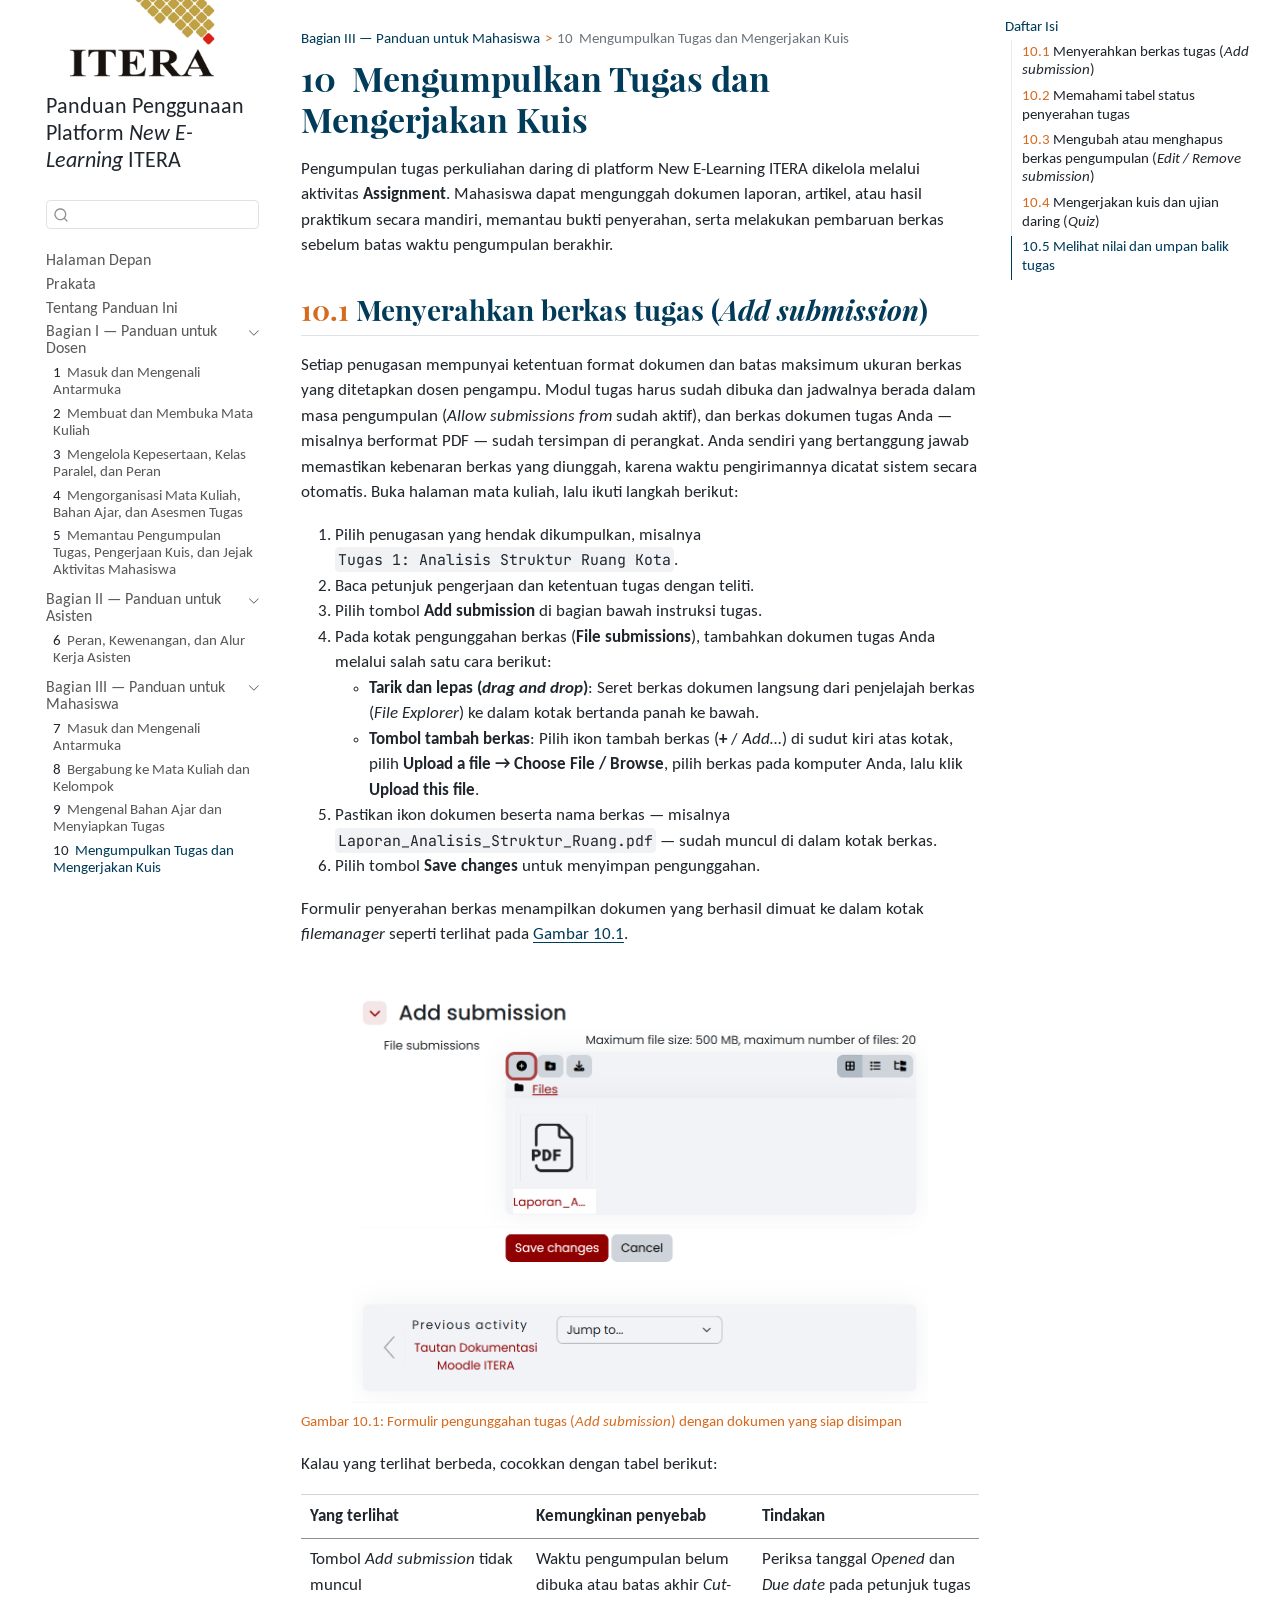
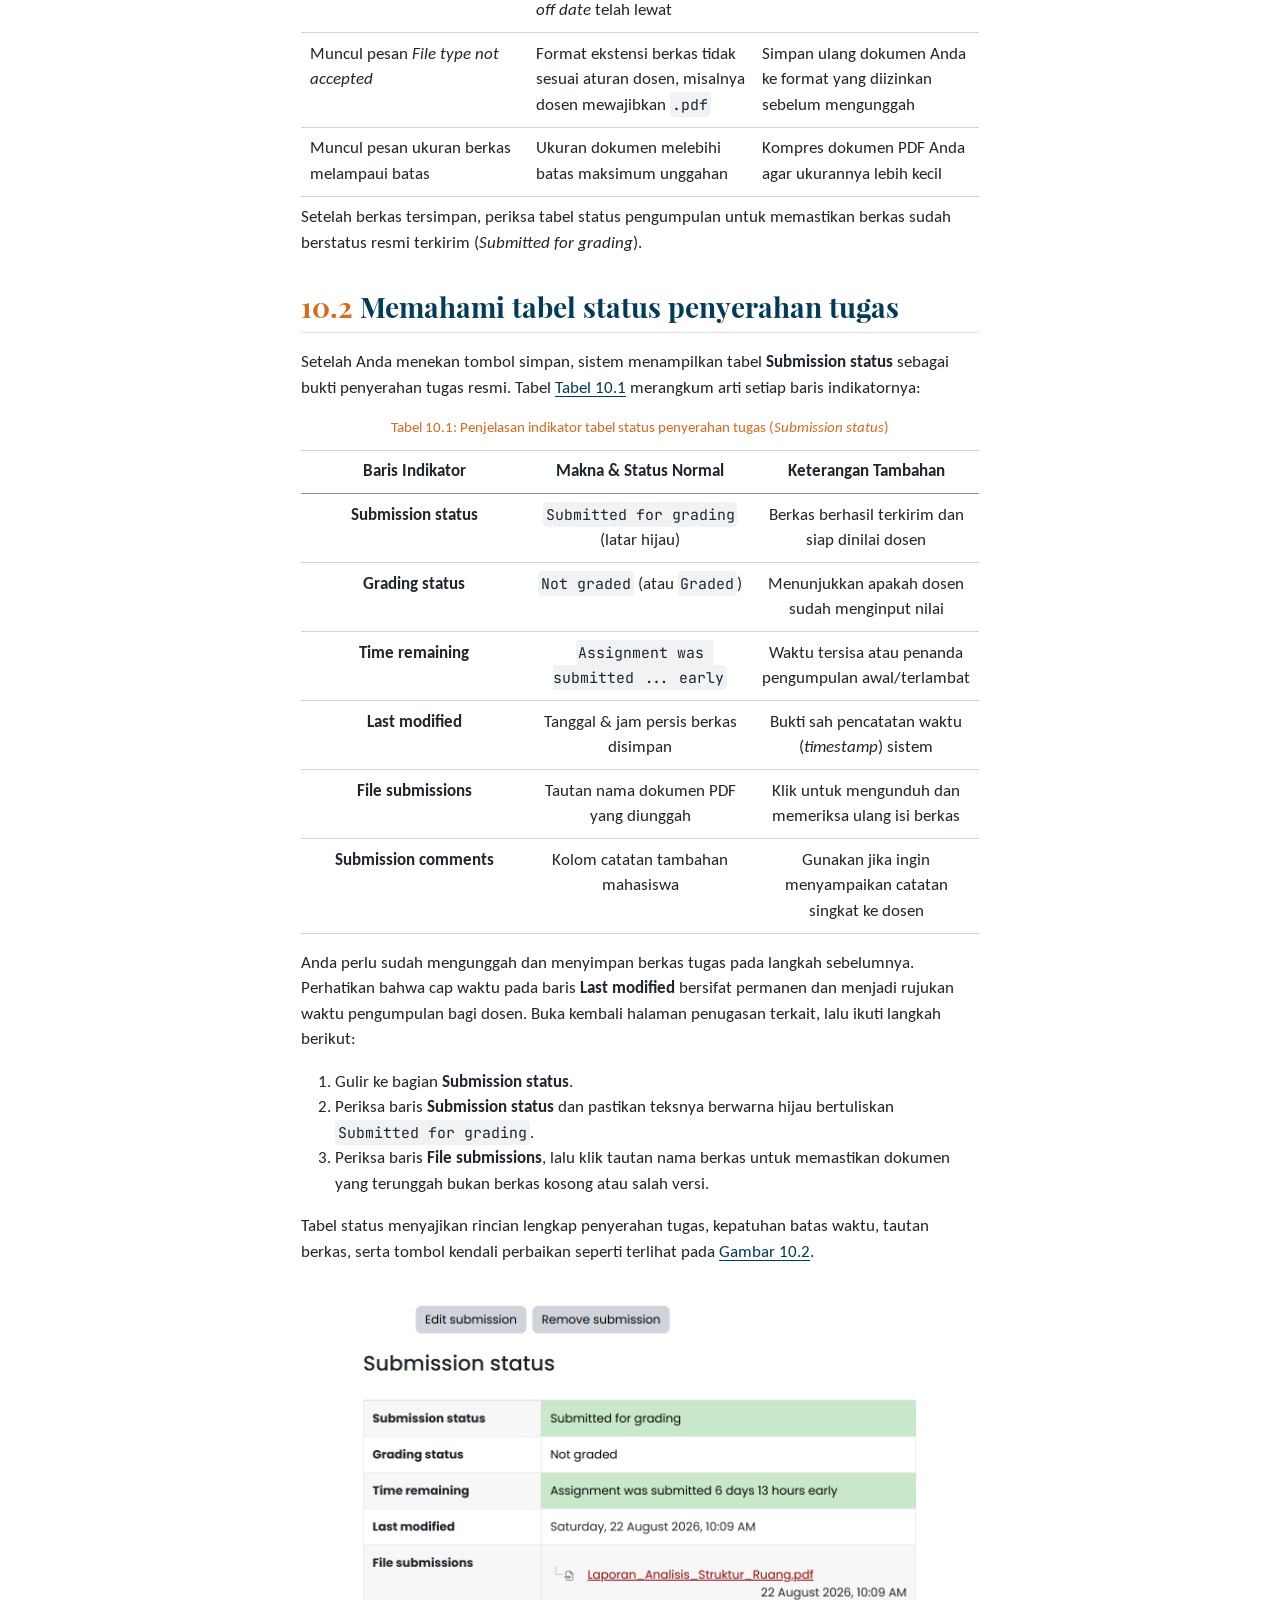
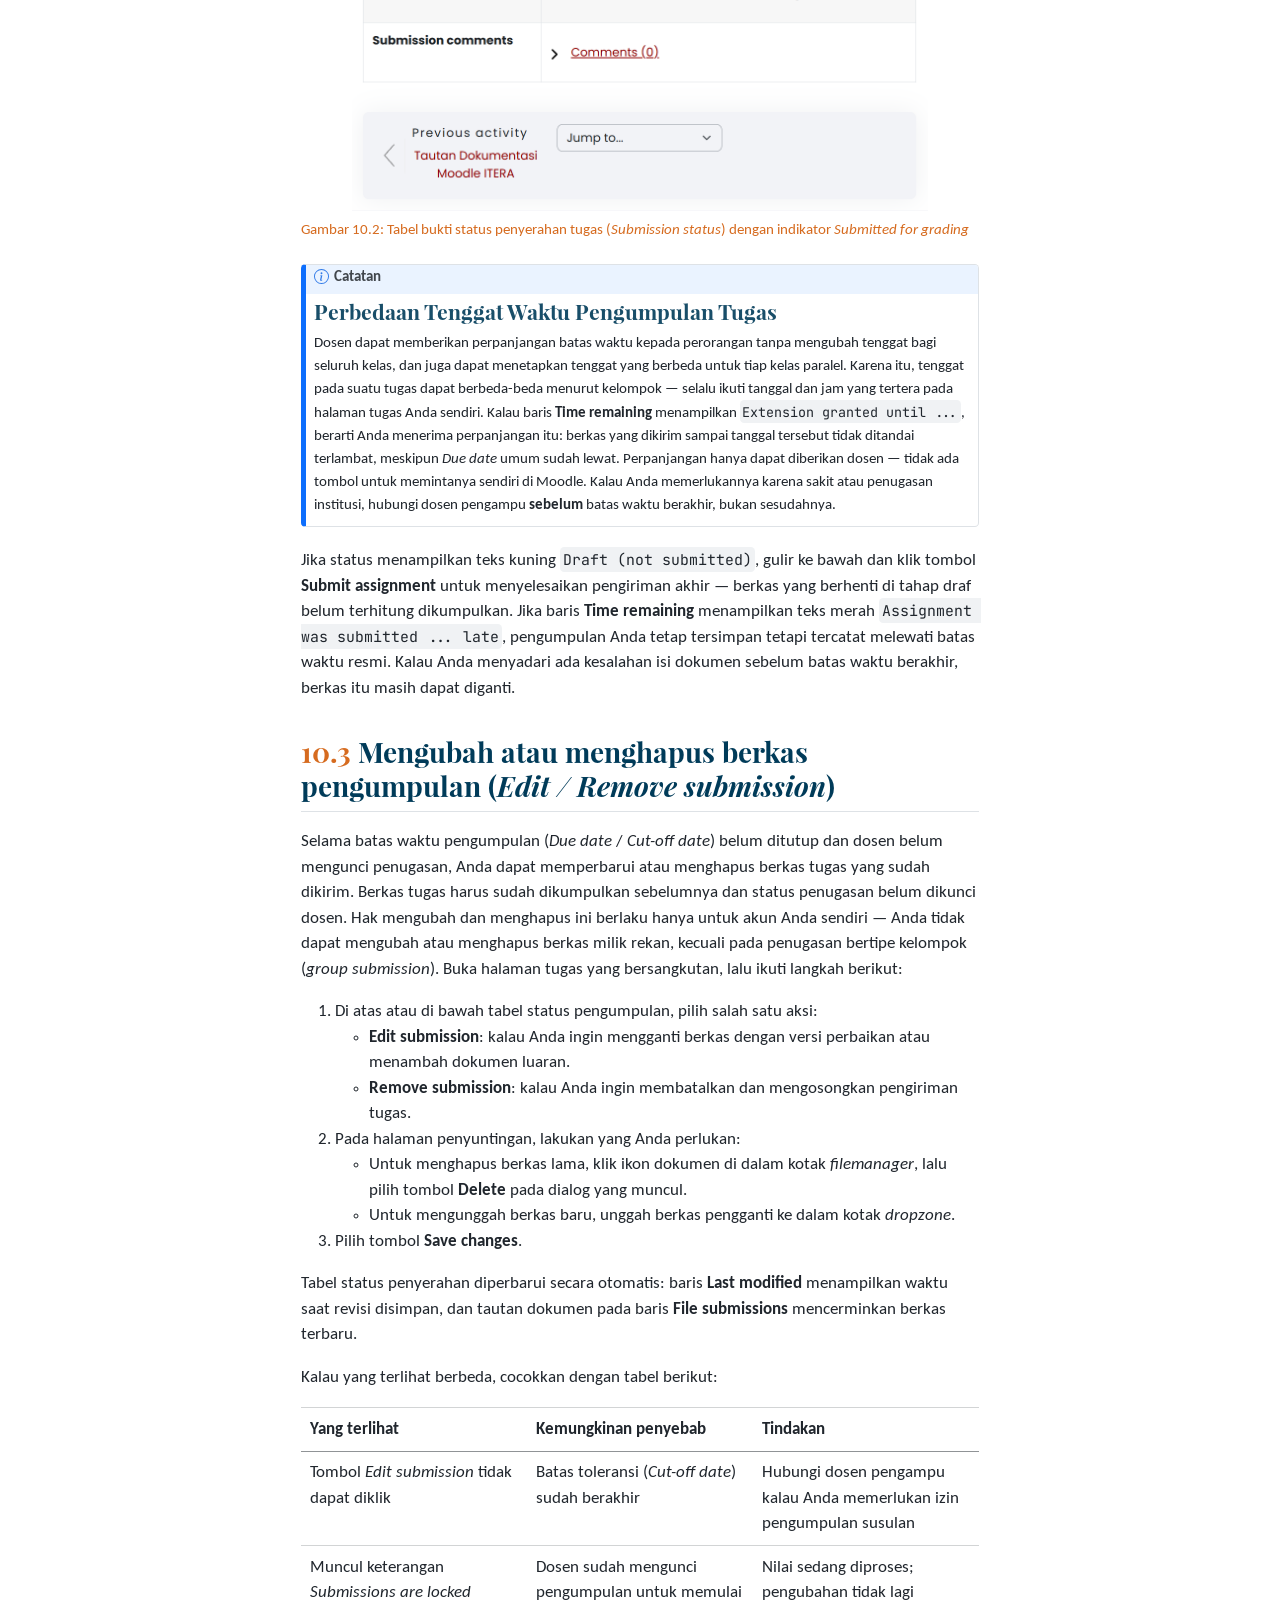
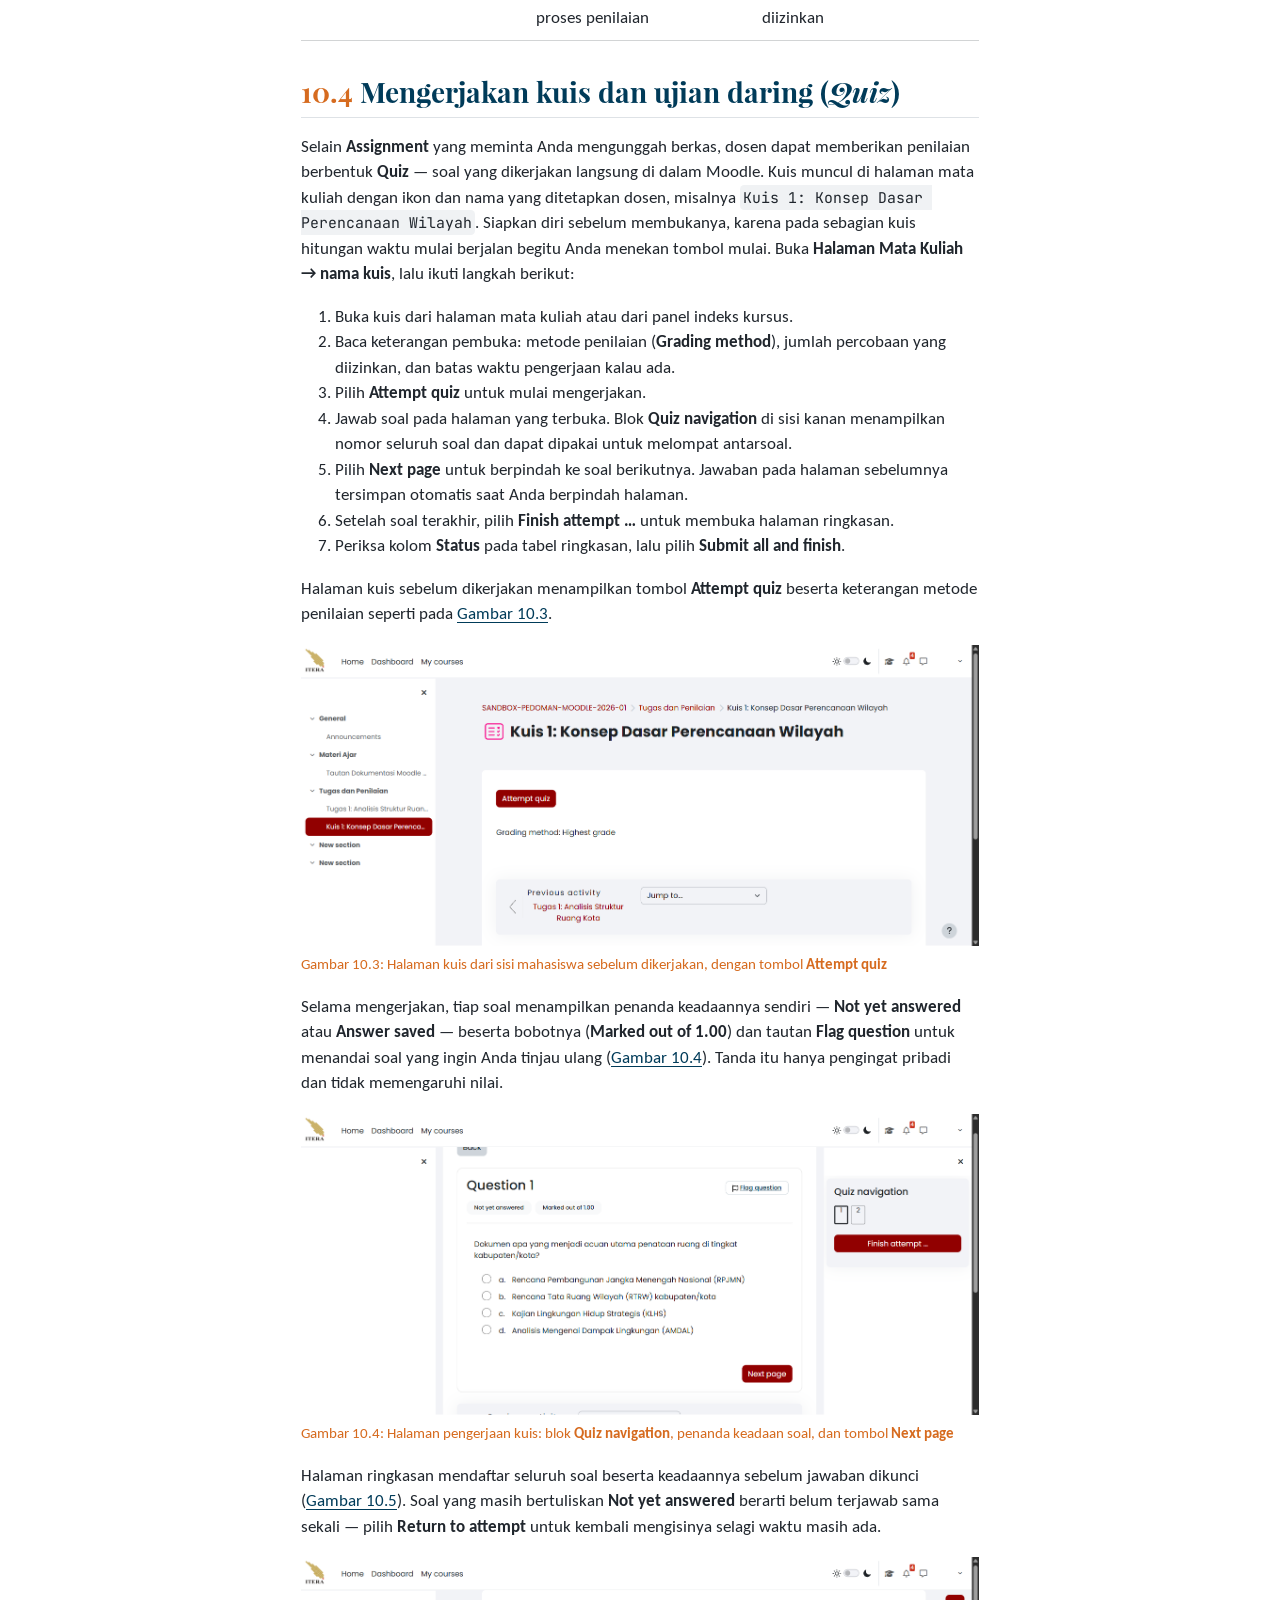
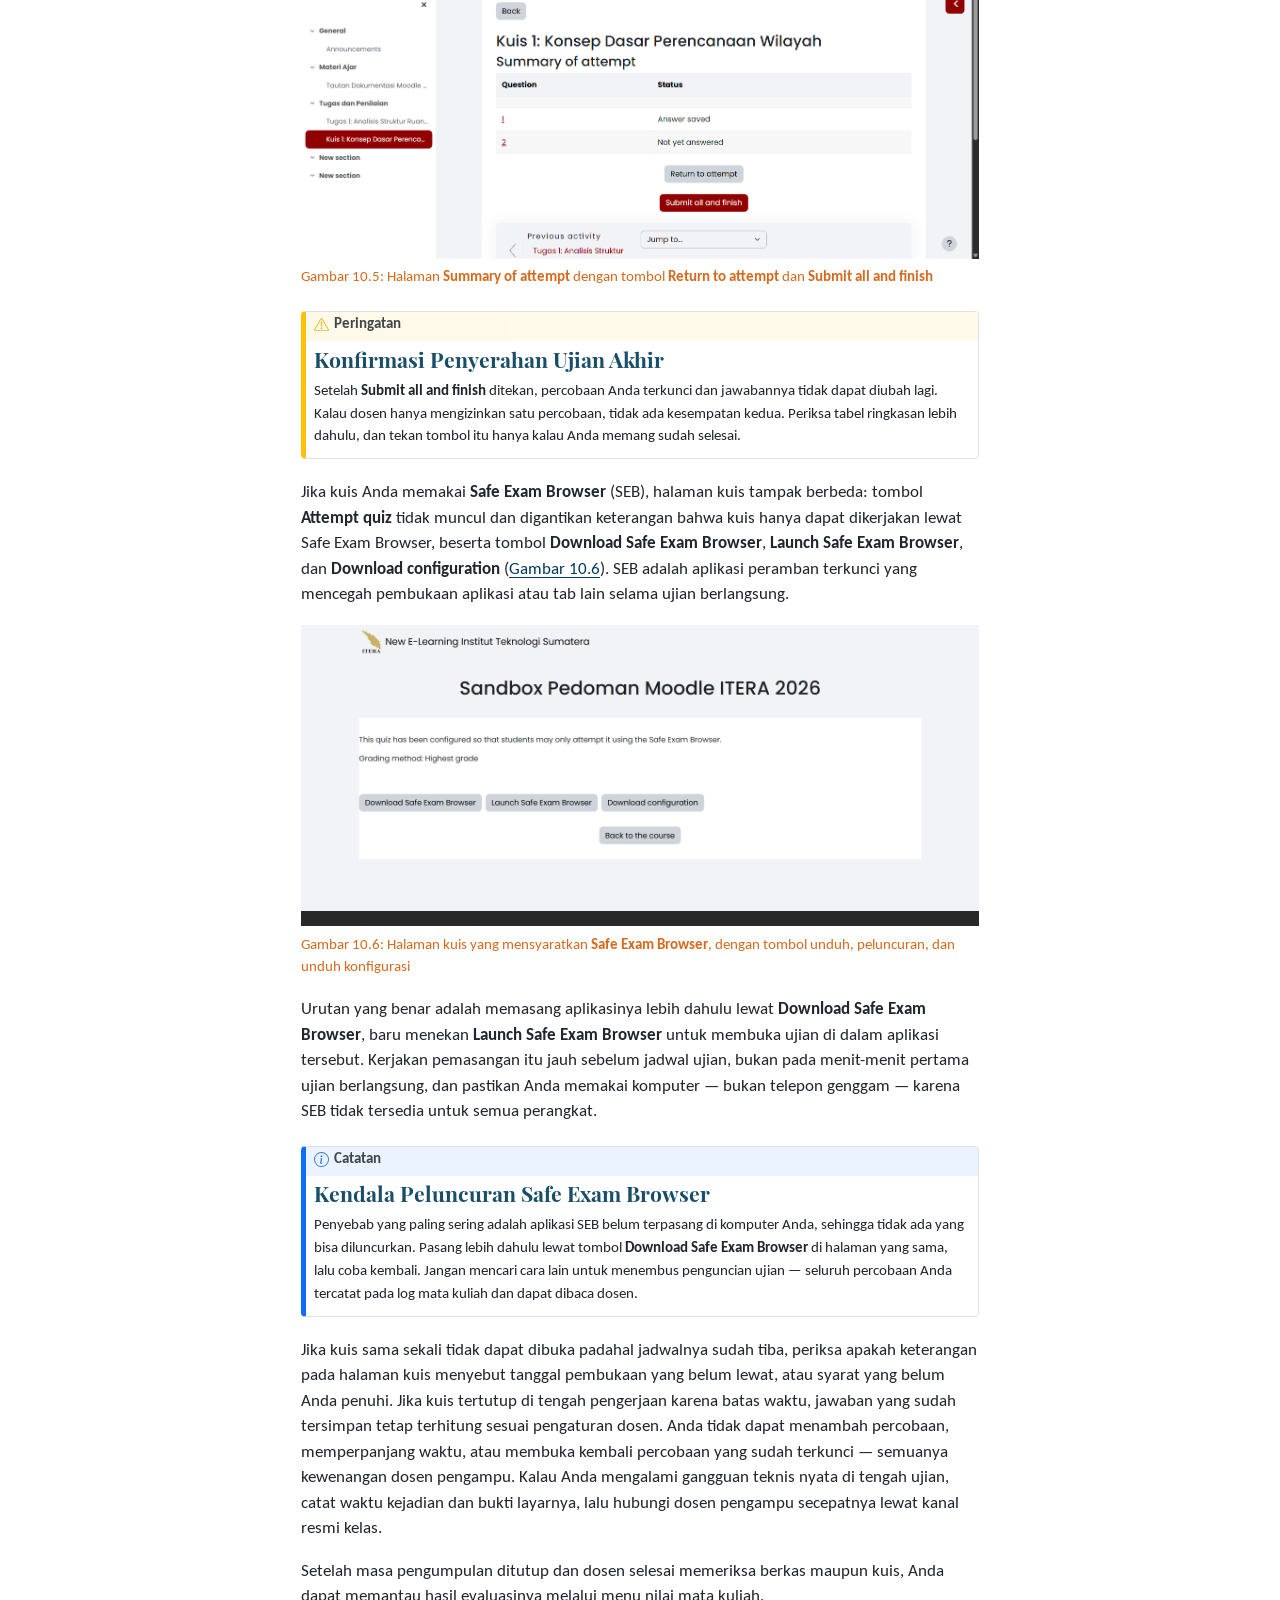
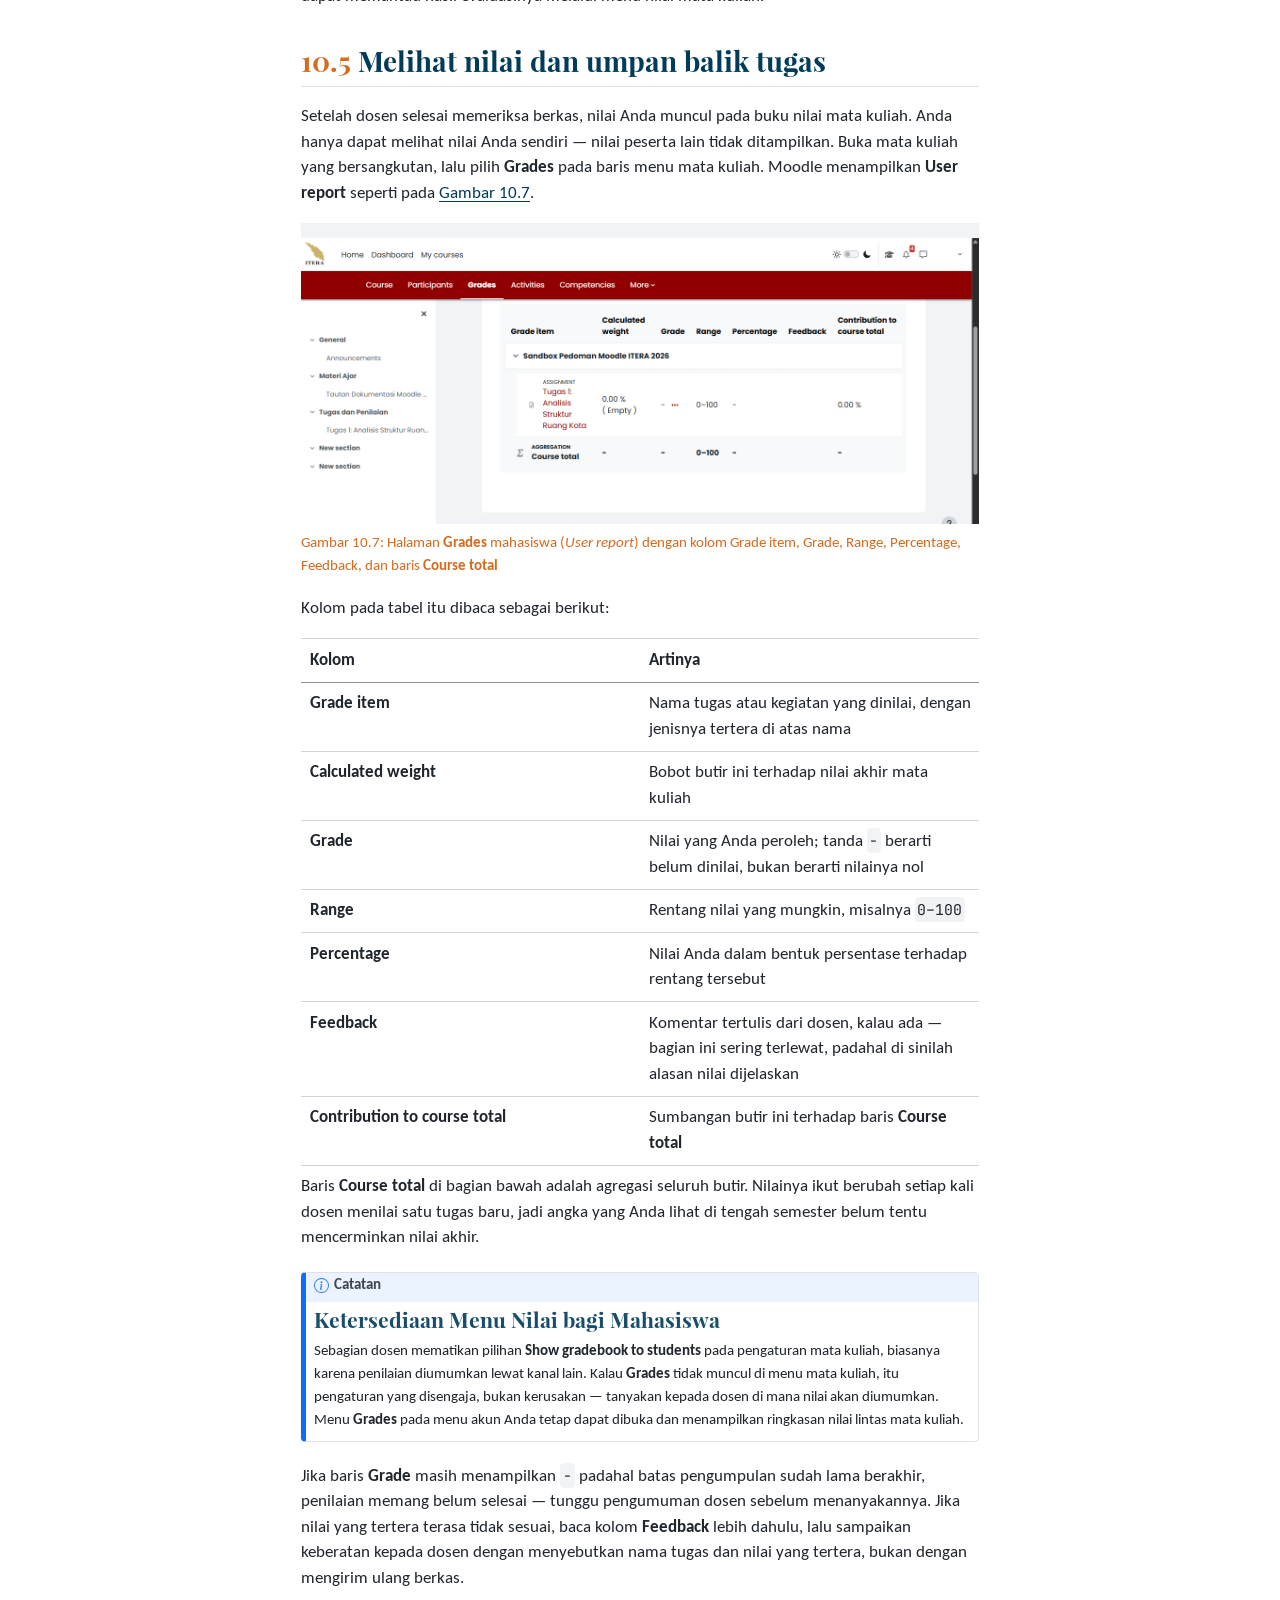
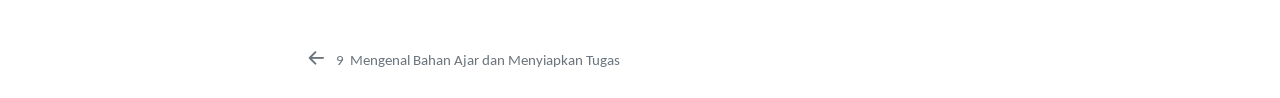
<file: docs/mahasiswa/pengumpulan-tugas.html>
<!DOCTYPE html>
<html xmlns="http://www.w3.org/1999/xhtml" lang="id" xml:lang="id"><head>

<meta charset="utf-8">
<meta name="generator" content="quarto-1.10.19">

<meta name="viewport" content="width=device-width, initial-scale=1.0, user-scalable=yes">


<title>10&nbsp; Mengumpulkan Tugas dan Mengerjakan Kuis – Panduan Penggunaan Platform *New E-Learning* ITERA</title>
<style>
/* Default styles provided by pandoc.
** See https://pandoc.org/MANUAL.html#variables-for-html for config info.
*/
span.smallcaps{font-variant: small-caps;}
div.columns{display: flex; gap: 1.5em;}
div.column{flex: auto;}
@media screen {
div.columns{gap: min(4vw, 1.5em);}
div.column{overflow-x: auto;}
}
div.hanging-indent{margin-left: 1.5em; text-indent: -1.5em;}
ul.task-list{list-style: none;}
ul.task-list li input[type="checkbox"] {
  width: 0.8em;
  margin: 0 0.8em 0.2em -1em; /* quarto-specific, see https://github.com/quarto-dev/quarto-cli/issues/4556 */ 
  vertical-align: middle;
}
</style>


<script src="../site_libs/quarto-nav/quarto-nav.js"></script>
<script src="../site_libs/quarto-nav/headroom.min.js"></script>
<script src="../site_libs/clipboard/clipboard.min.js"></script>
<script src="../site_libs/quarto-search/autocomplete.umd.js"></script>
<script src="../site_libs/quarto-search/fuse.min.js"></script>
<script src="../site_libs/quarto-search/quarto-search.js"></script>
<meta name="quarto:offset" content="../">
<link href="../mahasiswa/materi-dan-aktivitas.html" rel="prev">
<script src="../site_libs/quarto-html/quarto.js" type="module"></script>
<script src="../site_libs/quarto-html/tabsets/tabsets.js" type="module"></script>
<script src="../site_libs/quarto-html/popper.min.js"></script>
<script src="../site_libs/quarto-html/tippy.umd.min.js"></script>
<script src="../site_libs/quarto-html/anchor.min.js"></script>
<link href="../site_libs/quarto-html/tippy.css" rel="stylesheet">
<link href="../site_libs/quarto-html/quarto-syntax-highlighting-ee0d825c001f130fb265e92dcb17fa1f.css" rel="stylesheet" class="quarto-color-scheme" id="quarto-text-highlighting-styles">
<link href="../site_libs/quarto-html/quarto-syntax-highlighting-dark-86a2d7ae3330a5c8f2af512998a51a4c.css" rel="stylesheet" class="quarto-color-scheme quarto-color-alternate" id="quarto-text-highlighting-styles">
<link href="../site_libs/quarto-html/quarto-syntax-highlighting-ee0d825c001f130fb265e92dcb17fa1f.css" rel="stylesheet" class="quarto-color-scheme-extra" id="quarto-text-highlighting-styles">
<script src="../site_libs/bootstrap/bootstrap.min.js"></script>
<link href="../site_libs/bootstrap/bootstrap-icons.css" rel="stylesheet">
<link href="../site_libs/bootstrap/bootstrap-3ed409b4e100c8c12b97e3dce972414c.min.css" rel="stylesheet" append-hash="true" class="quarto-color-scheme" id="quarto-bootstrap" data-mode="light">
<link href="../site_libs/bootstrap/bootstrap-dark-3ed409b4e100c8c12b97e3dce972414c.min.css" rel="stylesheet" append-hash="true" class="quarto-color-scheme quarto-color-alternate" id="quarto-bootstrap" data-mode="light">
<link href="../site_libs/bootstrap/bootstrap-3ed409b4e100c8c12b97e3dce972414c.min.css" rel="stylesheet" append-hash="true" class="quarto-color-scheme-extra" id="quarto-bootstrap" data-mode="light">
<script id="quarto-search-options" type="application/json">{
  "location": "sidebar",
  "copy-button": false,
  "collapse-after": 3,
  "panel-placement": "start",
  "type": "textbox",
  "limit": 50,
  "keyboard-shortcut": [
    "f",
    "/",
    "s"
  ],
  "show-item-context": false,
  "language": {
    "search-no-results-text": "Tidak ada hasil",
    "search-matching-documents-text": "dokumen cocok",
    "search-copy-link-title": "Salin tautan untuk mencari",
    "search-hide-matches-text": "Sembunyikan kecocokan lainnya",
    "search-more-match-text": "kecocokan lainnya di dokumen ini",
    "search-more-matches-text": "kecocokan lainnya di dokumen ini",
    "search-clear-button-title": "Hapus",
    "search-text-placeholder": "",
    "search-detached-cancel-button-title": "Batal",
    "search-submit-button-title": "Kirim",
    "search-label": "Mencari"
  }
}</script>


<link rel="stylesheet" href="../_shared/laman.css">
</head>

<body class="nav-sidebar floating quarto-light">

<div id="quarto-search-results"></div>
  <header id="quarto-header" class="headroom fixed-top">
  <nav class="quarto-secondary-nav">
    <div class="container-fluid d-flex">
      <button type="button" class="quarto-btn-toggle btn" data-bs-toggle="collapse" role="button" data-bs-target=".quarto-sidebar-collapse-item" aria-controls="quarto-sidebar" aria-expanded="false" aria-label="Alihkan bilah sisi" onclick="if (window.quartoToggleHeadroom) { window.quartoToggleHeadroom(); }">
        <i class="bi bi-layout-text-sidebar-reverse"></i>
      </button>
        <nav class="quarto-page-breadcrumbs" aria-label="breadcrumb"><ol class="breadcrumb"><li class="breadcrumb-item"><a href="../mahasiswa/login-dan-orientasi.html">Bagian III — Panduan untuk Mahasiswa</a></li><li class="breadcrumb-item"><a href="../mahasiswa/pengumpulan-tugas.html"><span class="chapter-number">10</span>&nbsp; <span class="chapter-title">Mengumpulkan Tugas dan Mengerjakan Kuis</span></a></li></ol></nav>
        <a class="flex-grow-1" role="navigation" data-bs-toggle="collapse" data-bs-target=".quarto-sidebar-collapse-item" aria-controls="quarto-sidebar" aria-expanded="false" aria-label="Alihkan bilah sisi" onclick="if (window.quartoToggleHeadroom) { window.quartoToggleHeadroom(); }">      
        </a>
      <button type="button" class="btn quarto-search-button" aria-label="Mencari" onclick="window.quartoOpenSearch();">
        <i class="bi bi-search"></i>
      </button>
    </div>
  </nav>
</header>
<!-- content -->
<div id="quarto-content" class="quarto-container page-columns page-rows-contents page-layout-article">
<!-- sidebar -->
  <nav id="quarto-sidebar" class="sidebar collapse collapse-horizontal quarto-sidebar-collapse-item sidebar-navigation floating overflow-auto">
    <div class="pt-lg-2 mt-2 text-left sidebar-header sidebar-header-stacked">
      <a href="../index.html" class="sidebar-logo-link">
      <img src="../assets/images/logo-itera.png" alt="" class="sidebar-logo light-content py-0 d-lg-inline d-none">
      <img src="../assets/images/logo-itera.png" alt="" class="sidebar-logo dark-content py-0 d-lg-inline d-none">
      </a>
    <div class="sidebar-title mb-0 py-0">
      <a href="../">Panduan Penggunaan Platform <em>New E-Learning</em> ITERA</a> 
    </div>
      </div>
        <div class="mt-2 flex-shrink-0 align-items-center">
        <div class="sidebar-search">
        <div id="quarto-search" class="" title="Mencari"></div>
        </div>
        </div>
    <div class="sidebar-menu-container"> 
    <ul class="list-unstyled mt-1">
        <li class="sidebar-item">
  <div class="sidebar-item-container"> 
  <a href="../index.html" class="sidebar-item-text sidebar-link">
 <span class="menu-text">Halaman Depan</span></a>
  </div>
</li>
        <li class="sidebar-item">
  <div class="sidebar-item-container"> 
  <a href="../prakata.html" class="sidebar-item-text sidebar-link">
 <span class="menu-text">Prakata</span></a>
  </div>
</li>
        <li class="sidebar-item">
  <div class="sidebar-item-container"> 
  <a href="../tentang-panduan.html" class="sidebar-item-text sidebar-link">
 <span class="menu-text">Tentang Panduan Ini</span></a>
  </div>
</li>
        <li class="sidebar-item sidebar-item-section">
      <div class="sidebar-item-container"> 
            <a class="sidebar-item-text sidebar-link text-start" data-bs-toggle="collapse" data-bs-target="#quarto-sidebar-section-1" role="navigation" aria-expanded="true">
 <span class="menu-text">Bagian I — Panduan untuk Dosen</span></a>
          <a class="sidebar-item-toggle text-start" data-bs-toggle="collapse" data-bs-target="#quarto-sidebar-section-1" role="navigation" aria-expanded="true" aria-label="Alihkan bagian">
            <i class="bi bi-chevron-right ms-2"></i>
          </a> 
      </div>
      <ul id="quarto-sidebar-section-1" class="collapse list-unstyled sidebar-section depth1 show">  
          <li class="sidebar-item">
  <div class="sidebar-item-container"> 
  <a href="../dosen/01-login-orientasi.html" class="sidebar-item-text sidebar-link">
 <span class="menu-text"><span class="chapter-number">1</span>&nbsp; <span class="chapter-title">Masuk dan Mengenali Antarmuka</span></span></a>
  </div>
</li>
          <li class="sidebar-item">
  <div class="sidebar-item-container"> 
  <a href="../dosen/02-mata-kuliah.html" class="sidebar-item-text sidebar-link">
 <span class="menu-text"><span class="chapter-number">2</span>&nbsp; <span class="chapter-title">Membuat dan Membuka Mata Kuliah</span></span></a>
  </div>
</li>
          <li class="sidebar-item">
  <div class="sidebar-item-container"> 
  <a href="../dosen/03-kepesertaan-kelas-dan-peran.html" class="sidebar-item-text sidebar-link">
 <span class="menu-text"><span class="chapter-number">3</span>&nbsp; <span class="chapter-title">Mengelola Kepesertaan, Kelas Paralel, dan Peran</span></span></a>
  </div>
</li>
          <li class="sidebar-item">
  <div class="sidebar-item-container"> 
  <a href="../dosen/04-organisasi-materi-dan-asesmen.html" class="sidebar-item-text sidebar-link">
 <span class="menu-text"><span class="chapter-number">4</span>&nbsp; <span class="chapter-title">Mengorganisasi Mata Kuliah, Bahan Ajar, dan Asesmen Tugas</span></span></a>
  </div>
</li>
          <li class="sidebar-item">
  <div class="sidebar-item-container"> 
  <a href="../dosen/05-pemantauan-dan-laporan.html" class="sidebar-item-text sidebar-link">
 <span class="menu-text"><span class="chapter-number">5</span>&nbsp; <span class="chapter-title">Memantau Pengumpulan Tugas, Pengerjaan Kuis, dan Jejak Aktivitas Mahasiswa</span></span></a>
  </div>
</li>
      </ul>
  </li>
        <li class="sidebar-item sidebar-item-section">
      <div class="sidebar-item-container"> 
            <a class="sidebar-item-text sidebar-link text-start" data-bs-toggle="collapse" data-bs-target="#quarto-sidebar-section-2" role="navigation" aria-expanded="true">
 <span class="menu-text">Bagian II — Panduan untuk Asisten</span></a>
          <a class="sidebar-item-toggle text-start" data-bs-toggle="collapse" data-bs-target="#quarto-sidebar-section-2" role="navigation" aria-expanded="true" aria-label="Alihkan bagian">
            <i class="bi bi-chevron-right ms-2"></i>
          </a> 
      </div>
      <ul id="quarto-sidebar-section-2" class="collapse list-unstyled sidebar-section depth1 show">  
          <li class="sidebar-item">
  <div class="sidebar-item-container"> 
  <a href="../asisten/01-kewenangan-dan-alur-kerja.html" class="sidebar-item-text sidebar-link">
 <span class="menu-text"><span class="chapter-number">6</span>&nbsp; <span class="chapter-title">Peran, Kewenangan, dan Alur Kerja Asisten</span></span></a>
  </div>
</li>
      </ul>
  </li>
        <li class="sidebar-item sidebar-item-section">
      <div class="sidebar-item-container"> 
            <a class="sidebar-item-text sidebar-link text-start" data-bs-toggle="collapse" data-bs-target="#quarto-sidebar-section-3" role="navigation" aria-expanded="true">
 <span class="menu-text">Bagian III — Panduan untuk Mahasiswa</span></a>
          <a class="sidebar-item-toggle text-start" data-bs-toggle="collapse" data-bs-target="#quarto-sidebar-section-3" role="navigation" aria-expanded="true" aria-label="Alihkan bagian">
            <i class="bi bi-chevron-right ms-2"></i>
          </a> 
      </div>
      <ul id="quarto-sidebar-section-3" class="collapse list-unstyled sidebar-section depth1 show">  
          <li class="sidebar-item">
  <div class="sidebar-item-container"> 
  <a href="../mahasiswa/login-dan-orientasi.html" class="sidebar-item-text sidebar-link">
 <span class="menu-text"><span class="chapter-number">7</span>&nbsp; <span class="chapter-title">Masuk dan Mengenali Antarmuka</span></span></a>
  </div>
</li>
          <li class="sidebar-item">
  <div class="sidebar-item-container"> 
  <a href="../mahasiswa/bergabung-dan-kelompok.html" class="sidebar-item-text sidebar-link">
 <span class="menu-text"><span class="chapter-number">8</span>&nbsp; <span class="chapter-title">Bergabung ke Mata Kuliah dan Kelompok</span></span></a>
  </div>
</li>
          <li class="sidebar-item">
  <div class="sidebar-item-container"> 
  <a href="../mahasiswa/materi-dan-aktivitas.html" class="sidebar-item-text sidebar-link">
 <span class="menu-text"><span class="chapter-number">9</span>&nbsp; <span class="chapter-title">Mengenal Bahan Ajar dan Menyiapkan Tugas</span></span></a>
  </div>
</li>
          <li class="sidebar-item">
  <div class="sidebar-item-container"> 
  <a href="../mahasiswa/pengumpulan-tugas.html" class="sidebar-item-text sidebar-link active">
 <span class="menu-text"><span class="chapter-number">10</span>&nbsp; <span class="chapter-title">Mengumpulkan Tugas dan Mengerjakan Kuis</span></span></a>
  </div>
</li>
      </ul>
  </li>
    </ul>
    </div>
</nav>
<div id="quarto-sidebar-glass" class="quarto-sidebar-collapse-item" data-bs-toggle="collapse" data-bs-target=".quarto-sidebar-collapse-item"></div>
<!-- margin-sidebar -->
    <div id="quarto-margin-sidebar" class="sidebar margin-sidebar">
        <nav id="TOC" role="doc-toc" class="toc-active">
    <h2 id="toc-title">Daftar Isi</h2>
   
  <ul>
  <li><a href="#sec-mahasiswa-kirim-tugas" id="toc-sec-mahasiswa-kirim-tugas" class="nav-link active" data-scroll-target="#sec-mahasiswa-kirim-tugas"><span class="header-section-number">10.1</span> Menyerahkan berkas tugas (<em>Add submission</em>)</a></li>
  <li><a href="#sec-mahasiswa-status-tugas" id="toc-sec-mahasiswa-status-tugas" class="nav-link" data-scroll-target="#sec-mahasiswa-status-tugas"><span class="header-section-number">10.2</span> Memahami tabel status penyerahan tugas</a></li>
  <li><a href="#sec-mahasiswa-ubah-tugas" id="toc-sec-mahasiswa-ubah-tugas" class="nav-link" data-scroll-target="#sec-mahasiswa-ubah-tugas"><span class="header-section-number">10.3</span> Mengubah atau menghapus berkas pengumpulan (<em>Edit / Remove submission</em>)</a></li>
  <li><a href="#sec-mahasiswa-kuis" id="toc-sec-mahasiswa-kuis" class="nav-link" data-scroll-target="#sec-mahasiswa-kuis"><span class="header-section-number">10.4</span> Mengerjakan kuis dan ujian daring (<em>Quiz</em>)</a></li>
  <li><a href="#sec-mahasiswa-lihat-nilai" id="toc-sec-mahasiswa-lihat-nilai" class="nav-link" data-scroll-target="#sec-mahasiswa-lihat-nilai"><span class="header-section-number">10.5</span> Melihat nilai dan umpan balik tugas</a></li>
  </ul>
</nav>
    </div>
<!-- main -->
<main class="content" id="quarto-document-content">

<header id="title-block-header" class="quarto-title-block default"><nav class="quarto-page-breadcrumbs quarto-title-breadcrumbs d-none d-lg-block" aria-label="breadcrumb"><ol class="breadcrumb"><li class="breadcrumb-item"><a href="../mahasiswa/login-dan-orientasi.html">Bagian III — Panduan untuk Mahasiswa</a></li><li class="breadcrumb-item"><a href="../mahasiswa/pengumpulan-tugas.html"><span class="chapter-number">10</span>&nbsp; <span class="chapter-title">Mengumpulkan Tugas dan Mengerjakan Kuis</span></a></li></ol></nav>
<div class="quarto-title">
<h1 class="title"><span class="chapter-number">10</span>&nbsp; <span class="chapter-title">Mengumpulkan Tugas dan Mengerjakan Kuis</span></h1>
</div>



<div class="quarto-title-meta">

    
  
    
  </div>
  


</header>


<!-- Sumber internal: Guide/spec.md M-05; Guide/KULIAH2.md §Asesmen; Code/moodle_docs/Assignment.md; Assignment_settings.md; temuan akun mahasiswa pada course 917: alur Add submission, filemanager modal, upload PDF Laporan_Analisis_Struktur_Ruang.pdf, tabel Submission status (Submitted for grading, Not graded, Time remaining, File submissions), tombol Edit submission dan Remove submission. -->
<p>Pengumpulan tugas perkuliahan daring di platform New E-Learning ITERA dikelola melalui aktivitas <strong>Assignment</strong>. Mahasiswa dapat mengunggah dokumen laporan, artikel, atau hasil praktikum secara mandiri, memantau bukti penyerahan, serta melakukan pembaruan berkas sebelum batas waktu pengumpulan berakhir.</p>
<section id="sec-mahasiswa-kirim-tugas" class="level2" data-number="10.1">
<h2 data-number="10.1" class="anchored" data-anchor-id="sec-mahasiswa-kirim-tugas"><span class="header-section-number">10.1</span> Menyerahkan berkas tugas (<em>Add submission</em>)</h2>
<p>Setiap penugasan mempunyai ketentuan format dokumen dan batas maksimum ukuran berkas yang ditetapkan dosen pengampu. Modul tugas harus sudah dibuka dan jadwalnya berada dalam masa pengumpulan (<em>Allow submissions from</em> sudah aktif), dan berkas dokumen tugas Anda — misalnya berformat PDF — sudah tersimpan di perangkat. Anda sendiri yang bertanggung jawab memastikan kebenaran berkas yang diunggah, karena waktu pengirimannya dicatat sistem secara otomatis. Buka halaman mata kuliah, lalu ikuti langkah berikut:</p>
<ol type="1">
<li>Pilih penugasan yang hendak dikumpulkan, misalnya <code>Tugas 1: Analisis Struktur Ruang Kota</code>.</li>
<li>Baca petunjuk pengerjaan dan ketentuan tugas dengan teliti.</li>
<li>Pilih tombol <strong>Add submission</strong> di bagian bawah instruksi tugas.</li>
<li>Pada kotak pengunggahan berkas (<strong>File submissions</strong>), tambahkan dokumen tugas Anda melalui salah satu cara berikut:
<ul>
<li><strong>Tarik dan lepas (<em>drag and drop</em>)</strong>: Seret berkas dokumen langsung dari penjelajah berkas (<em>File Explorer</em>) ke dalam kotak bertanda panah ke bawah.</li>
<li><strong>Tombol tambah berkas</strong>: Pilih ikon tambah berkas (<strong>+</strong> / <em>Add…</em>) di sudut kiri atas kotak, pilih <strong>Upload a file → Choose File / Browse</strong>, pilih berkas pada komputer Anda, lalu klik <strong>Upload this file</strong>.</li>
</ul></li>
<li>Pastikan ikon dokumen beserta nama berkas — misalnya <code>Laporan_Analisis_Struktur_Ruang.pdf</code> — sudah muncul di dalam kotak berkas.</li>
<li>Pilih tombol <strong>Save changes</strong> untuk menyimpan pengunggahan.</li>
</ol>
<p>Formulir penyerahan berkas menampilkan dokumen yang berhasil dimuat ke dalam kotak <em>filemanager</em> seperti terlihat pada <a href="#fig-mahasiswa-unggah-01" class="quarto-xref">Gambar&nbsp;<span>10.1</span></a>.</p>
<div id="fig-mahasiswa-unggah-01" class="quarto-float quarto-figure quarto-figure-center anchored" data-fig-pos="H">
<figure class="quarto-float quarto-float-fig figure">
<div aria-describedby="fig-mahasiswa-unggah-01-caption-0ceaefa1-69ba-4598-a22c-09a6ac19f8ca">
<img src="assets/images/pengumpulan-tugas/01-formulir-unggah-tugas.png" class="img-fluid figure-img" style="width:85.0%" data-fig-pos="H">
</div>
<figcaption class="quarto-float-caption-bottom quarto-float-caption quarto-float-fig" id="fig-mahasiswa-unggah-01-caption-0ceaefa1-69ba-4598-a22c-09a6ac19f8ca">
Gambar&nbsp;10.1: Formulir pengunggahan tugas (<em>Add submission</em>) dengan dokumen yang siap disimpan
</figcaption>
</figure>
</div>
<p>Kalau yang terlihat berbeda, cocokkan dengan tabel berikut:</p>
<table class="caption-top table">
<colgroup>
<col style="width: 33%">
<col style="width: 33%">
<col style="width: 33%">
</colgroup>
<thead>
<tr class="header">
<th>Yang terlihat</th>
<th>Kemungkinan penyebab</th>
<th>Tindakan</th>
</tr>
</thead>
<tbody>
<tr class="odd">
<td>Tombol <em>Add submission</em> tidak muncul</td>
<td>Waktu pengumpulan belum dibuka atau batas akhir <em>Cut-off date</em> telah lewat</td>
<td>Periksa tanggal <em>Opened</em> dan <em>Due date</em> pada petunjuk tugas</td>
</tr>
<tr class="even">
<td>Muncul pesan <em>File type not accepted</em></td>
<td>Format ekstensi berkas tidak sesuai aturan dosen, misalnya dosen mewajibkan <code>.pdf</code></td>
<td>Simpan ulang dokumen Anda ke format yang diizinkan sebelum mengunggah</td>
</tr>
<tr class="odd">
<td>Muncul pesan ukuran berkas melampaui batas</td>
<td>Ukuran dokumen melebihi batas maksimum unggahan</td>
<td>Kompres dokumen PDF Anda agar ukurannya lebih kecil</td>
</tr>
</tbody>
</table>
<p>Setelah berkas tersimpan, periksa tabel status pengumpulan untuk memastikan berkas sudah berstatus resmi terkirim (<em>Submitted for grading</em>).</p>
</section>
<section id="sec-mahasiswa-status-tugas" class="level2" data-number="10.2">
<h2 data-number="10.2" class="anchored" data-anchor-id="sec-mahasiswa-status-tugas"><span class="header-section-number">10.2</span> Memahami tabel status penyerahan tugas</h2>
<p>Setelah Anda menekan tombol simpan, sistem menampilkan tabel <strong>Submission status</strong> sebagai bukti penyerahan tugas resmi. Tabel <a href="#tbl-mahasiswa-status-tugas" class="quarto-xref">Tabel&nbsp;<span>10.1</span></a> merangkum arti setiap baris indikatornya:</p>
<div id="tbl-mahasiswa-status-tugas" class="quarto-float quarto-figure quarto-figure-center anchored">
<figure class="quarto-float quarto-float-tbl figure">
<figcaption class="quarto-float-caption-top quarto-float-caption quarto-float-tbl" id="tbl-mahasiswa-status-tugas-caption-0ceaefa1-69ba-4598-a22c-09a6ac19f8ca">
Tabel&nbsp;10.1: Penjelasan indikator tabel status penyerahan tugas (<em>Submission status</em>)
</figcaption>
<div aria-describedby="tbl-mahasiswa-status-tugas-caption-0ceaefa1-69ba-4598-a22c-09a6ac19f8ca">
<table class="caption-top table">
<colgroup>
<col style="width: 33%">
<col style="width: 33%">
<col style="width: 33%">
</colgroup>
<thead>
<tr class="header">
<th>Baris Indikator</th>
<th>Makna &amp; Status Normal</th>
<th>Keterangan Tambahan</th>
</tr>
</thead>
<tbody>
<tr class="odd">
<td><strong>Submission status</strong></td>
<td><code>Submitted for grading</code> (latar hijau)</td>
<td>Berkas berhasil terkirim dan siap dinilai dosen</td>
</tr>
<tr class="even">
<td><strong>Grading status</strong></td>
<td><code>Not graded</code> (atau <code>Graded</code>)</td>
<td>Menunjukkan apakah dosen sudah menginput nilai</td>
</tr>
<tr class="odd">
<td><strong>Time remaining</strong></td>
<td><code>Assignment was submitted ... early</code></td>
<td>Waktu tersisa atau penanda pengumpulan awal/terlambat</td>
</tr>
<tr class="even">
<td><strong>Last modified</strong></td>
<td>Tanggal &amp; jam persis berkas disimpan</td>
<td>Bukti sah pencatatan waktu (<em>timestamp</em>) sistem</td>
</tr>
<tr class="odd">
<td><strong>File submissions</strong></td>
<td>Tautan nama dokumen PDF yang diunggah</td>
<td>Klik untuk mengunduh dan memeriksa ulang isi berkas</td>
</tr>
<tr class="even">
<td><strong>Submission comments</strong></td>
<td>Kolom catatan tambahan mahasiswa</td>
<td>Gunakan jika ingin menyampaikan catatan singkat ke dosen</td>
</tr>
</tbody>
</table>
</div>
</figure>
</div>
<p>Anda perlu sudah mengunggah dan menyimpan berkas tugas pada langkah sebelumnya. Perhatikan bahwa cap waktu pada baris <strong>Last modified</strong> bersifat permanen dan menjadi rujukan waktu pengumpulan bagi dosen. Buka kembali halaman penugasan terkait, lalu ikuti langkah berikut:</p>
<ol type="1">
<li>Gulir ke bagian <strong>Submission status</strong>.</li>
<li>Periksa baris <strong>Submission status</strong> dan pastikan teksnya berwarna hijau bertuliskan <code>Submitted for grading</code>.</li>
<li>Periksa baris <strong>File submissions</strong>, lalu klik tautan nama berkas untuk memastikan dokumen yang terunggah bukan berkas kosong atau salah versi.</li>
</ol>
<p>Tabel status menyajikan rincian lengkap penyerahan tugas, kepatuhan batas waktu, tautan berkas, serta tombol kendali perbaikan seperti terlihat pada <a href="#fig-mahasiswa-status-tugas-01" class="quarto-xref">Gambar&nbsp;<span>10.2</span></a>.</p>
<div id="fig-mahasiswa-status-tugas-01" class="quarto-float quarto-figure quarto-figure-center anchored" data-fig-pos="H">
<figure class="quarto-float quarto-float-fig figure">
<div aria-describedby="fig-mahasiswa-status-tugas-01-caption-0ceaefa1-69ba-4598-a22c-09a6ac19f8ca">
<img src="assets/images/pengumpulan-tugas/02-status-penyerahan-tugas.png" class="img-fluid figure-img" style="width:85.0%" data-fig-pos="H">
</div>
<figcaption class="quarto-float-caption-bottom quarto-float-caption quarto-float-fig" id="fig-mahasiswa-status-tugas-01-caption-0ceaefa1-69ba-4598-a22c-09a6ac19f8ca">
Gambar&nbsp;10.2: Tabel bukti status penyerahan tugas (<em>Submission status</em>) dengan indikator <em>Submitted for grading</em>
</figcaption>
</figure>
</div>
<div class="callout callout-style-default callout-note callout-titled" title="Catatan">
<div class="callout-header d-flex align-content-center">
<div class="callout-icon-container">
<i class="callout-icon"></i>
</div>
<div class="callout-title-container flex-fill">
<span class="screen-reader-only">Catatan</span>Catatan
</div>
</div>
<section id="perbedaan-tenggat-waktu-pengumpulan-tugas" class="level4 unnumbered unlisted callout-body-container callout-body">
<h4 class="unnumbered unlisted anchored" data-anchor-id="perbedaan-tenggat-waktu-pengumpulan-tugas">Perbedaan Tenggat Waktu Pengumpulan Tugas</h4>
<p>Dosen dapat memberikan perpanjangan batas waktu kepada perorangan tanpa mengubah tenggat bagi seluruh kelas, dan juga dapat menetapkan tenggat yang berbeda untuk tiap kelas paralel. Karena itu, tenggat pada suatu tugas dapat berbeda-beda menurut kelompok — selalu ikuti tanggal dan jam yang tertera pada halaman tugas Anda sendiri. Kalau baris <strong>Time remaining</strong> menampilkan <code>Extension granted until ...</code>, berarti Anda menerima perpanjangan itu: berkas yang dikirim sampai tanggal tersebut tidak ditandai terlambat, meskipun <em>Due date</em> umum sudah lewat. Perpanjangan hanya dapat diberikan dosen — tidak ada tombol untuk memintanya sendiri di Moodle. Kalau Anda memerlukannya karena sakit atau penugasan institusi, hubungi dosen pengampu <strong>sebelum</strong> batas waktu berakhir, bukan sesudahnya.</p>
</section>
</div>
<p>Jika status menampilkan teks kuning <code>Draft (not submitted)</code>, gulir ke bawah dan klik tombol <strong>Submit assignment</strong> untuk menyelesaikan pengiriman akhir — berkas yang berhenti di tahap draf belum terhitung dikumpulkan. Jika baris <strong>Time remaining</strong> menampilkan teks merah <code>Assignment was submitted ... late</code>, pengumpulan Anda tetap tersimpan tetapi tercatat melewati batas waktu resmi. Kalau Anda menyadari ada kesalahan isi dokumen sebelum batas waktu berakhir, berkas itu masih dapat diganti.</p>
</section>
<section id="sec-mahasiswa-ubah-tugas" class="level2" data-number="10.3">
<h2 data-number="10.3" class="anchored" data-anchor-id="sec-mahasiswa-ubah-tugas"><span class="header-section-number">10.3</span> Mengubah atau menghapus berkas pengumpulan (<em>Edit / Remove submission</em>)</h2>
<p>Selama batas waktu pengumpulan (<em>Due date</em> / <em>Cut-off date</em>) belum ditutup dan dosen belum mengunci penugasan, Anda dapat memperbarui atau menghapus berkas tugas yang sudah dikirim. Berkas tugas harus sudah dikumpulkan sebelumnya dan status penugasan belum dikunci dosen. Hak mengubah dan menghapus ini berlaku hanya untuk akun Anda sendiri — Anda tidak dapat mengubah atau menghapus berkas milik rekan, kecuali pada penugasan bertipe kelompok (<em>group submission</em>). Buka halaman tugas yang bersangkutan, lalu ikuti langkah berikut:</p>
<ol type="1">
<li>Di atas atau di bawah tabel status pengumpulan, pilih salah satu aksi:
<ul>
<li><strong>Edit submission</strong>: kalau Anda ingin mengganti berkas dengan versi perbaikan atau menambah dokumen luaran.</li>
<li><strong>Remove submission</strong>: kalau Anda ingin membatalkan dan mengosongkan pengiriman tugas.</li>
</ul></li>
<li>Pada halaman penyuntingan, lakukan yang Anda perlukan:
<ul>
<li>Untuk menghapus berkas lama, klik ikon dokumen di dalam kotak <em>filemanager</em>, lalu pilih tombol <strong>Delete</strong> pada dialog yang muncul.</li>
<li>Untuk mengunggah berkas baru, unggah berkas pengganti ke dalam kotak <em>dropzone</em>.</li>
</ul></li>
<li>Pilih tombol <strong>Save changes</strong>.</li>
</ol>
<p>Tabel status penyerahan diperbarui secara otomatis: baris <strong>Last modified</strong> menampilkan waktu saat revisi disimpan, dan tautan dokumen pada baris <strong>File submissions</strong> mencerminkan berkas terbaru.</p>
<p>Kalau yang terlihat berbeda, cocokkan dengan tabel berikut:</p>
<table class="caption-top table">
<colgroup>
<col style="width: 33%">
<col style="width: 33%">
<col style="width: 33%">
</colgroup>
<thead>
<tr class="header">
<th>Yang terlihat</th>
<th>Kemungkinan penyebab</th>
<th>Tindakan</th>
</tr>
</thead>
<tbody>
<tr class="odd">
<td>Tombol <em>Edit submission</em> tidak dapat diklik</td>
<td>Batas toleransi (<em>Cut-off date</em>) sudah berakhir</td>
<td>Hubungi dosen pengampu kalau Anda memerlukan izin pengumpulan susulan</td>
</tr>
<tr class="even">
<td>Muncul keterangan <em>Submissions are locked</em></td>
<td>Dosen sudah mengunci pengumpulan untuk memulai proses penilaian</td>
<td>Nilai sedang diproses; pengubahan tidak lagi diizinkan</td>
</tr>
</tbody>
</table>
</section>
<section id="sec-mahasiswa-kuis" class="level2" data-number="10.4">
<h2 data-number="10.4" class="anchored" data-anchor-id="sec-mahasiswa-kuis"><span class="header-section-number">10.4</span> Mengerjakan kuis dan ujian daring (<em>Quiz</em>)</h2>
<!-- Sumber internal: Guide/spec.md M-06; Code/moodle_docs/Quiz.md; pengamatan sesi mahasiswa pada course 917 (Kuis 1: Konsep Dasar Perencanaan Wilayah): halaman kuis menampilkan tombol Attempt quiz dan keterangan Grading method; halaman pengerjaan menampilkan blok Quiz navigation, penanda Not yet answered, Marked out of 1.00, Flag question, tombol Next page dan Finish attempt; halaman ringkasan menampilkan tabel Question/Status dengan nilai Answer saved dan Not yet answered, serta tombol Return to attempt dan Submit all and finish. -->
<p>Selain <strong>Assignment</strong> yang meminta Anda mengunggah berkas, dosen dapat memberikan penilaian berbentuk <strong>Quiz</strong> — soal yang dikerjakan langsung di dalam Moodle. Kuis muncul di halaman mata kuliah dengan ikon dan nama yang ditetapkan dosen, misalnya <code>Kuis 1: Konsep Dasar Perencanaan Wilayah</code>. Siapkan diri sebelum membukanya, karena pada sebagian kuis hitungan waktu mulai berjalan begitu Anda menekan tombol mulai. Buka <strong>Halaman Mata Kuliah → nama kuis</strong>, lalu ikuti langkah berikut:</p>
<ol type="1">
<li>Buka kuis dari halaman mata kuliah atau dari panel indeks kursus.</li>
<li>Baca keterangan pembuka: metode penilaian (<strong>Grading method</strong>), jumlah percobaan yang diizinkan, dan batas waktu pengerjaan kalau ada.</li>
<li>Pilih <strong>Attempt quiz</strong> untuk mulai mengerjakan.</li>
<li>Jawab soal pada halaman yang terbuka. Blok <strong>Quiz navigation</strong> di sisi kanan menampilkan nomor seluruh soal dan dapat dipakai untuk melompat antarsoal.</li>
<li>Pilih <strong>Next page</strong> untuk berpindah ke soal berikutnya. Jawaban pada halaman sebelumnya tersimpan otomatis saat Anda berpindah halaman.</li>
<li>Setelah soal terakhir, pilih <strong>Finish attempt …</strong> untuk membuka halaman ringkasan.</li>
<li>Periksa kolom <strong>Status</strong> pada tabel ringkasan, lalu pilih <strong>Submit all and finish</strong>.</li>
</ol>
<p>Halaman kuis sebelum dikerjakan menampilkan tombol <strong>Attempt quiz</strong> beserta keterangan metode penilaian seperti pada <a href="#fig-mahasiswa-kuis-01" class="quarto-xref">Gambar&nbsp;<span>10.3</span></a>.</p>
<div id="fig-mahasiswa-kuis-01" class="quarto-float quarto-figure quarto-figure-center anchored" data-fig-pos="H">
<figure class="quarto-float quarto-float-fig figure">
<div aria-describedby="fig-mahasiswa-kuis-01-caption-0ceaefa1-69ba-4598-a22c-09a6ac19f8ca">
<img src="assets/images/ujian/01-tampilan-kuis.png" class="img-fluid figure-img" style="width:100.0%" data-fig-pos="H">
</div>
<figcaption class="quarto-float-caption-bottom quarto-float-caption quarto-float-fig" id="fig-mahasiswa-kuis-01-caption-0ceaefa1-69ba-4598-a22c-09a6ac19f8ca">
Gambar&nbsp;10.3: Halaman kuis dari sisi mahasiswa sebelum dikerjakan, dengan tombol <strong>Attempt quiz</strong>
</figcaption>
</figure>
</div>
<p>Selama mengerjakan, tiap soal menampilkan penanda keadaannya sendiri — <strong>Not yet answered</strong> atau <strong>Answer saved</strong> — beserta bobotnya (<strong>Marked out of 1.00</strong>) dan tautan <strong>Flag question</strong> untuk menandai soal yang ingin Anda tinjau ulang (<a href="#fig-mahasiswa-kuis-02" class="quarto-xref">Gambar&nbsp;<span>10.4</span></a>). Tanda itu hanya pengingat pribadi dan tidak memengaruhi nilai.</p>
<div id="fig-mahasiswa-kuis-02" class="quarto-float quarto-figure quarto-figure-center anchored" data-fig-pos="H">
<figure class="quarto-float quarto-float-fig figure">
<div aria-describedby="fig-mahasiswa-kuis-02-caption-0ceaefa1-69ba-4598-a22c-09a6ac19f8ca">
<img src="assets/images/ujian/03-mengerjakan-kuis.png" class="img-fluid figure-img" style="width:100.0%" data-fig-pos="H">
</div>
<figcaption class="quarto-float-caption-bottom quarto-float-caption quarto-float-fig" id="fig-mahasiswa-kuis-02-caption-0ceaefa1-69ba-4598-a22c-09a6ac19f8ca">
Gambar&nbsp;10.4: Halaman pengerjaan kuis: blok <strong>Quiz navigation</strong>, penanda keadaan soal, dan tombol <strong>Next page</strong>
</figcaption>
</figure>
</div>
<p>Halaman ringkasan mendaftar seluruh soal beserta keadaannya sebelum jawaban dikunci (<a href="#fig-mahasiswa-kuis-03" class="quarto-xref">Gambar&nbsp;<span>10.5</span></a>). Soal yang masih bertuliskan <strong>Not yet answered</strong> berarti belum terjawab sama sekali — pilih <strong>Return to attempt</strong> untuk kembali mengisinya selagi waktu masih ada.</p>
<div id="fig-mahasiswa-kuis-03" class="quarto-float quarto-figure quarto-figure-center anchored" data-fig-pos="H">
<figure class="quarto-float quarto-float-fig figure">
<div aria-describedby="fig-mahasiswa-kuis-03-caption-0ceaefa1-69ba-4598-a22c-09a6ac19f8ca">
<img src="assets/images/ujian/04-ringkasan-percobaan.png" class="img-fluid figure-img" style="width:100.0%" data-fig-pos="H">
</div>
<figcaption class="quarto-float-caption-bottom quarto-float-caption quarto-float-fig" id="fig-mahasiswa-kuis-03-caption-0ceaefa1-69ba-4598-a22c-09a6ac19f8ca">
Gambar&nbsp;10.5: Halaman <strong>Summary of attempt</strong> dengan tombol <strong>Return to attempt</strong> dan <strong>Submit all and finish</strong>
</figcaption>
</figure>
</div>
<div class="callout callout-style-default callout-warning callout-titled" title="Peringatan">
<div class="callout-header d-flex align-content-center">
<div class="callout-icon-container">
<i class="callout-icon"></i>
</div>
<div class="callout-title-container flex-fill">
<span class="screen-reader-only">Peringatan</span>Peringatan
</div>
</div>
<section id="konfirmasi-penyerahan-ujian-akhir" class="level4 unnumbered unlisted callout-body-container callout-body">
<h4 class="unnumbered unlisted anchored" data-anchor-id="konfirmasi-penyerahan-ujian-akhir">Konfirmasi Penyerahan Ujian Akhir</h4>
<p>Setelah <strong>Submit all and finish</strong> ditekan, percobaan Anda terkunci dan jawabannya tidak dapat diubah lagi. Kalau dosen hanya mengizinkan satu percobaan, tidak ada kesempatan kedua. Periksa tabel ringkasan lebih dahulu, dan tekan tombol itu hanya kalau Anda memang sudah selesai.</p>
</section>
</div>
<p>Jika kuis Anda memakai <strong>Safe Exam Browser</strong> (SEB), halaman kuis tampak berbeda: tombol <strong>Attempt quiz</strong> tidak muncul dan digantikan keterangan bahwa kuis hanya dapat dikerjakan lewat Safe Exam Browser, beserta tombol <strong>Download Safe Exam Browser</strong>, <strong>Launch Safe Exam Browser</strong>, dan <strong>Download configuration</strong> (<a href="#fig-mahasiswa-seb-01" class="quarto-xref">Gambar&nbsp;<span>10.6</span></a>). SEB adalah aplikasi peramban terkunci yang mencegah pembukaan aplikasi atau tab lain selama ujian berlangsung.</p>
<div id="fig-mahasiswa-seb-01" class="quarto-float quarto-figure quarto-figure-center anchored" data-fig-pos="H">
<figure class="quarto-float quarto-float-fig figure">
<div aria-describedby="fig-mahasiswa-seb-01-caption-0ceaefa1-69ba-4598-a22c-09a6ac19f8ca">
<img src="assets/images/ujian/02-luncurkan-seb.png" class="img-fluid figure-img" style="width:100.0%" data-fig-pos="H">
</div>
<figcaption class="quarto-float-caption-bottom quarto-float-caption quarto-float-fig" id="fig-mahasiswa-seb-01-caption-0ceaefa1-69ba-4598-a22c-09a6ac19f8ca">
Gambar&nbsp;10.6: Halaman kuis yang mensyaratkan <strong>Safe Exam Browser</strong>, dengan tombol unduh, peluncuran, dan unduh konfigurasi
</figcaption>
</figure>
</div>
<p>Urutan yang benar adalah memasang aplikasinya lebih dahulu lewat <strong>Download Safe Exam Browser</strong>, baru menekan <strong>Launch Safe Exam Browser</strong> untuk membuka ujian di dalam aplikasi tersebut. Kerjakan pemasangan itu jauh sebelum jadwal ujian, bukan pada menit-menit pertama ujian berlangsung, dan pastikan Anda memakai komputer — bukan telepon genggam — karena SEB tidak tersedia untuk semua perangkat.</p>
<div class="callout callout-style-default callout-note callout-titled" title="Catatan">
<div class="callout-header d-flex align-content-center">
<div class="callout-icon-container">
<i class="callout-icon"></i>
</div>
<div class="callout-title-container flex-fill">
<span class="screen-reader-only">Catatan</span>Catatan
</div>
</div>
<section id="kendala-peluncuran-safe-exam-browser" class="level4 unnumbered unlisted callout-body-container callout-body">
<h4 class="unnumbered unlisted anchored" data-anchor-id="kendala-peluncuran-safe-exam-browser">Kendala Peluncuran Safe Exam Browser</h4>
<p>Penyebab yang paling sering adalah aplikasi SEB belum terpasang di komputer Anda, sehingga tidak ada yang bisa diluncurkan. Pasang lebih dahulu lewat tombol <strong>Download Safe Exam Browser</strong> di halaman yang sama, lalu coba kembali. Jangan mencari cara lain untuk menembus penguncian ujian — seluruh percobaan Anda tercatat pada log mata kuliah dan dapat dibaca dosen.</p>
</section>
</div>
<p>Jika kuis sama sekali tidak dapat dibuka padahal jadwalnya sudah tiba, periksa apakah keterangan pada halaman kuis menyebut tanggal pembukaan yang belum lewat, atau syarat yang belum Anda penuhi. Jika kuis tertutup di tengah pengerjaan karena batas waktu, jawaban yang sudah tersimpan tetap terhitung sesuai pengaturan dosen. Anda tidak dapat menambah percobaan, memperpanjang waktu, atau membuka kembali percobaan yang sudah terkunci — semuanya kewenangan dosen pengampu. Kalau Anda mengalami gangguan teknis nyata di tengah ujian, catat waktu kejadian dan bukti layarnya, lalu hubungi dosen pengampu secepatnya lewat kanal resmi kelas.</p>
<p>Setelah masa pengumpulan ditutup dan dosen selesai memeriksa berkas maupun kuis, Anda dapat memantau hasil evaluasinya melalui menu nilai mata kuliah.</p>
</section>
<section id="sec-mahasiswa-lihat-nilai" class="level2" data-number="10.5">
<h2 data-number="10.5" class="anchored" data-anchor-id="sec-mahasiswa-lihat-nilai"><span class="header-section-number">10.5</span> Melihat nilai dan umpan balik tugas</h2>
<!-- Sumber internal: pengamatan sesi mahasiswa pada course 917 — halaman User report memuat kolom Grade item, Calculated weight, Grade, Range, Percentage, Feedback, dan Contribution to course total, dengan baris Course total sebagai agregasi. -->
<p>Setelah dosen selesai memeriksa berkas, nilai Anda muncul pada buku nilai mata kuliah. Anda hanya dapat melihat nilai Anda sendiri — nilai peserta lain tidak ditampilkan. Buka mata kuliah yang bersangkutan, lalu pilih <strong>Grades</strong> pada baris menu mata kuliah. Moodle menampilkan <strong>User report</strong> seperti pada <a href="#fig-mahasiswa-nilai-01" class="quarto-xref">Gambar&nbsp;<span>10.7</span></a>.</p>
<div id="fig-mahasiswa-nilai-01" class="quarto-float quarto-figure quarto-figure-center anchored" data-fig-pos="H">
<figure class="quarto-float quarto-float-fig figure">
<div aria-describedby="fig-mahasiswa-nilai-01-caption-0ceaefa1-69ba-4598-a22c-09a6ac19f8ca">
<img src="assets/images/nilai/01-user-report.png" class="img-fluid figure-img" style="width:100.0%" data-fig-pos="H">
</div>
<figcaption class="quarto-float-caption-bottom quarto-float-caption quarto-float-fig" id="fig-mahasiswa-nilai-01-caption-0ceaefa1-69ba-4598-a22c-09a6ac19f8ca">
Gambar&nbsp;10.7: Halaman <strong>Grades</strong> mahasiswa (<em>User report</em>) dengan kolom Grade item, Grade, Range, Percentage, Feedback, dan baris <strong>Course total</strong>
</figcaption>
</figure>
</div>
<p>Kolom pada tabel itu dibaca sebagai berikut:</p>
<table class="caption-top table">
<colgroup>
<col style="width: 50%">
<col style="width: 50%">
</colgroup>
<thead>
<tr class="header">
<th>Kolom</th>
<th>Artinya</th>
</tr>
</thead>
<tbody>
<tr class="odd">
<td><strong>Grade item</strong></td>
<td>Nama tugas atau kegiatan yang dinilai, dengan jenisnya tertera di atas nama</td>
</tr>
<tr class="even">
<td><strong>Calculated weight</strong></td>
<td>Bobot butir ini terhadap nilai akhir mata kuliah</td>
</tr>
<tr class="odd">
<td><strong>Grade</strong></td>
<td>Nilai yang Anda peroleh; tanda <code>-</code> berarti belum dinilai, bukan berarti nilainya nol</td>
</tr>
<tr class="even">
<td><strong>Range</strong></td>
<td>Rentang nilai yang mungkin, misalnya <code>0–100</code></td>
</tr>
<tr class="odd">
<td><strong>Percentage</strong></td>
<td>Nilai Anda dalam bentuk persentase terhadap rentang tersebut</td>
</tr>
<tr class="even">
<td><strong>Feedback</strong></td>
<td>Komentar tertulis dari dosen, kalau ada — bagian ini sering terlewat, padahal di sinilah alasan nilai dijelaskan</td>
</tr>
<tr class="odd">
<td><strong>Contribution to course total</strong></td>
<td>Sumbangan butir ini terhadap baris <strong>Course total</strong></td>
</tr>
</tbody>
</table>
<p>Baris <strong>Course total</strong> di bagian bawah adalah agregasi seluruh butir. Nilainya ikut berubah setiap kali dosen menilai satu tugas baru, jadi angka yang Anda lihat di tengah semester belum tentu mencerminkan nilai akhir.</p>
<div class="callout callout-style-default callout-note callout-titled" title="Catatan">
<div class="callout-header d-flex align-content-center">
<div class="callout-icon-container">
<i class="callout-icon"></i>
</div>
<div class="callout-title-container flex-fill">
<span class="screen-reader-only">Catatan</span>Catatan
</div>
</div>
<section id="ketersediaan-menu-nilai-bagi-mahasiswa" class="level4 unnumbered unlisted callout-body-container callout-body">
<h4 class="unnumbered unlisted anchored" data-anchor-id="ketersediaan-menu-nilai-bagi-mahasiswa">Ketersediaan Menu Nilai bagi Mahasiswa</h4>
<p>Sebagian dosen mematikan pilihan <strong>Show gradebook to students</strong> pada pengaturan mata kuliah, biasanya karena penilaian diumumkan lewat kanal lain. Kalau <strong>Grades</strong> tidak muncul di menu mata kuliah, itu pengaturan yang disengaja, bukan kerusakan — tanyakan kepada dosen di mana nilai akan diumumkan. Menu <strong>Grades</strong> pada menu akun Anda tetap dapat dibuka dan menampilkan ringkasan nilai lintas mata kuliah.</p>
</section>
</div>
<p>Jika baris <strong>Grade</strong> masih menampilkan <code>-</code> padahal batas pengumpulan sudah lama berakhir, penilaian memang belum selesai — tunggu pengumuman dosen sebelum menanyakannya. Jika nilai yang tertera terasa tidak sesuai, baca kolom <strong>Feedback</strong> lebih dahulu, lalu sampaikan keberatan kepada dosen dengan menyebutkan nama tugas dan nilai yang tertera, bukan dengan mengirim ulang berkas.</p>


</section>

</main> <!-- /main -->
<script id="quarto-html-after-body" type="application/javascript">
  window.document.addEventListener("DOMContentLoaded", function (event) {
    const icon = "";
    const anchorJS = new window.AnchorJS();
    anchorJS.options = {
      placement: 'right',
      icon: icon
    };
    anchorJS.add('.anchored');
    const isCodeAnnotation = (el) => {
      for (const clz of el.classList) {
        if (clz.startsWith('code-annotation-')) {                     
          return true;
        }
      }
      return false;
    }
    const onCopySuccess = function(e) {
      // button target
      const button = e.trigger;
      // don't keep focus
      button.blur();
      // flash "checked"
      button.classList.add('code-copy-button-checked');
      var currentTitle = button.getAttribute("title");
      button.setAttribute("title", "Disalin!");
      let tooltip;
      if (window.bootstrap) {
        button.setAttribute("data-bs-toggle", "tooltip");
        button.setAttribute("data-bs-placement", "left");
        button.setAttribute("data-bs-title", "Disalin!");
        tooltip = new bootstrap.Tooltip(button, 
          { trigger: "manual", 
            customClass: "code-copy-button-tooltip",
            offset: [0, -8]});
        tooltip.show();    
      }
      setTimeout(function() {
        if (tooltip) {
          tooltip.hide();
          button.removeAttribute("data-bs-title");
          button.removeAttribute("data-bs-toggle");
          button.removeAttribute("data-bs-placement");
        }
        button.setAttribute("title", currentTitle);
        button.classList.remove('code-copy-button-checked');
      }, 1000);
      // clear code selection
      e.clearSelection();
    }
    const getTextToCopy = function(trigger) {
      const outerScaffold = trigger.parentElement.cloneNode(true);
      const codeEl = outerScaffold.querySelector('code');
      for (const childEl of codeEl.children) {
        if (isCodeAnnotation(childEl)) {
          childEl.remove();
        }
      }
      return codeEl.innerText;
    }
    const clipboard = new window.ClipboardJS('.code-copy-button:not([data-in-quarto-modal])', {
      text: getTextToCopy
    });
    clipboard.on('success', onCopySuccess);
    if (window.document.getElementById('quarto-embedded-source-code-modal')) {
      const clipboardModal = new window.ClipboardJS('.code-copy-button[data-in-quarto-modal]', {
        text: getTextToCopy,
        container: window.document.getElementById('quarto-embedded-source-code-modal')
      });
      clipboardModal.on('success', onCopySuccess);
    }
      var localhostRegex = new RegExp(/^(?:http|https):\/\/localhost\:?[0-9]*\//);
      var mailtoRegex = new RegExp(/^mailto:/);
        var filterRegex = new RegExp('/' + window.location.host + '/');
      var isInternal = (href) => {
          return filterRegex.test(href) || localhostRegex.test(href) || mailtoRegex.test(href);
      }
      // Inspect non-navigation links and adorn them if external
     var links = window.document.querySelectorAll('a[href]:not(.nav-link):not(.navbar-brand):not(.toc-action):not(.sidebar-link):not(.sidebar-item-toggle):not(.pagination-link):not(.no-external):not([aria-hidden]):not(.dropdown-item):not(.quarto-navigation-tool):not(.about-link)');
      for (var i=0; i<links.length; i++) {
        const link = links[i];
        if (!isInternal(link.href)) {
          // undo the damage that might have been done by quarto-nav.js in the case of
          // links that we want to consider external
          if (link.dataset.originalHref !== undefined) {
            link.href = link.dataset.originalHref;
          }
        }
      }
    function tippyHover(el, contentFn, onTriggerFn, onUntriggerFn) {
      const config = {
        allowHTML: true,
        maxWidth: 500,
        delay: 100,
        arrow: false,
        appendTo: function(el) {
            return el.parentElement;
        },
        interactive: true,
        interactiveBorder: 10,
        theme: 'quarto',
        placement: 'bottom-start',
      };
      if (contentFn) {
        config.content = contentFn;
      }
      if (onTriggerFn) {
        config.onTrigger = onTriggerFn;
      }
      if (onUntriggerFn) {
        config.onUntrigger = onUntriggerFn;
      }
      window.tippy(el, config); 
    }
    const noterefs = window.document.querySelectorAll('a[role="doc-noteref"]');
    for (var i=0; i<noterefs.length; i++) {
      const ref = noterefs[i];
      tippyHover(ref, function() {
        // use id or data attribute instead here
        let href = ref.getAttribute('data-footnote-href') || ref.getAttribute('href');
        try { href = new URL(href).hash; } catch {}
        const id = href.replace(/^#\/?/, "");
        const note = window.document.getElementById(id);
        if (note) {
          return note.innerHTML;
        } else {
          return "";
        }
      });
    }
    const xrefs = window.document.querySelectorAll('a.quarto-xref');
    const processXRef = (id, note) => {
      // Strip column container classes
      const stripColumnClz = (el) => {
        el.classList.remove("page-full", "page-columns");
        if (el.children) {
          for (const child of el.children) {
            stripColumnClz(child);
          }
        }
      }
      stripColumnClz(note)
      if (id === null || id.startsWith('sec-')) {
        // Special case sections, only their first couple elements
        const container = document.createElement("div");
        if (note.children && note.children.length > 2) {
          container.appendChild(note.children[0].cloneNode(true));
          for (let i = 1; i < note.children.length; i++) {
            const child = note.children[i];
            if (child.tagName === "P" && child.innerText === "") {
              continue;
            } else {
              container.appendChild(child.cloneNode(true));
              break;
            }
          }
          if (window.Quarto?.typesetMath) {
            window.Quarto.typesetMath(container);
          }
          return container.innerHTML
        } else {
          if (window.Quarto?.typesetMath) {
            window.Quarto.typesetMath(note);
          }
          return note.innerHTML;
        }
      } else {
        // Remove any anchor links if they are present
        const anchorLink = note.querySelector('a.anchorjs-link');
        if (anchorLink) {
          anchorLink.remove();
        }
        if (window.Quarto?.typesetMath) {
          window.Quarto.typesetMath(note);
        }
        if (note.classList.contains("callout")) {
          return note.outerHTML;
        } else {
          return note.innerHTML;
        }
      }
    }
    for (var i=0; i<xrefs.length; i++) {
      const xref = xrefs[i];
      tippyHover(xref, undefined, function(instance) {
        instance.disable();
        let url = xref.getAttribute('href');
        let hash = undefined; 
        if (url.startsWith('#')) {
          hash = url;
        } else {
          try { hash = new URL(url).hash; } catch {}
        }
        if (hash) {
          const id = hash.replace(/^#\/?/, "");
          const note = window.document.getElementById(id);
          if (note !== null) {
            try {
              const html = processXRef(id, note.cloneNode(true));
              instance.setContent(html);
            } finally {
              instance.enable();
              instance.show();
            }
          } else {
            // See if we can fetch this
            fetch(url.split('#')[0])
            .then(res => res.text())
            .then(html => {
              const parser = new DOMParser();
              const htmlDoc = parser.parseFromString(html, "text/html");
              const note = htmlDoc.getElementById(id);
              if (note !== null) {
                const html = processXRef(id, note);
                instance.setContent(html);
              } 
            }).finally(() => {
              instance.enable();
              instance.show();
            });
          }
        } else {
          // See if we can fetch a full url (with no hash to target)
          // This is a special case and we should probably do some content thinning / targeting
          fetch(url)
          .then(res => res.text())
          .then(html => {
            const parser = new DOMParser();
            const htmlDoc = parser.parseFromString(html, "text/html");
            const note = htmlDoc.querySelector('main.content');
            if (note !== null) {
              // This should only happen for chapter cross references
              // (since there is no id in the URL)
              // remove the first header
              if (note.children.length > 0 && note.children[0].tagName === "HEADER") {
                note.children[0].remove();
              }
              const html = processXRef(null, note);
              instance.setContent(html);
            } 
          }).finally(() => {
            instance.enable();
            instance.show();
          });
        }
      }, function(instance) {
      });
    }
        let selectedAnnoteEl;
        const selectorForAnnotation = ( cell, annotation) => {
          let cellAttr = 'data-code-cell="' + cell + '"';
          let lineAttr = 'data-code-annotation="' +  annotation + '"';
          const selector = 'span[' + cellAttr + '][' + lineAttr + ']';
          return selector;
        }
        const selectCodeLines = (annoteEl) => {
          const doc = window.document;
          const targetCell = annoteEl.getAttribute("data-target-cell");
          const targetAnnotation = annoteEl.getAttribute("data-target-annotation");
          const annoteSpan = window.document.querySelector(selectorForAnnotation(targetCell, targetAnnotation));
          const lines = annoteSpan.getAttribute("data-code-lines").split(",");
          const lineIds = lines.map((line) => {
            return targetCell + "-" + line;
          })
          let top = null;
          let height = null;
          let parent = null;
          if (lineIds.length > 0) {
              //compute the position of the single el (top and bottom and make a div)
              const el = window.document.getElementById(lineIds[0]);
              top = el.offsetTop;
              height = el.offsetHeight;
              parent = el.parentElement.parentElement;
            if (lineIds.length > 1) {
              const lastEl = window.document.getElementById(lineIds[lineIds.length - 1]);
              const bottom = lastEl.offsetTop + lastEl.offsetHeight;
              height = bottom - top;
            }
            if (top !== null && height !== null && parent !== null) {
              // cook up a div (if necessary) and position it 
              let div = window.document.getElementById("code-annotation-line-highlight");
              if (div === null) {
                div = window.document.createElement("div");
                div.setAttribute("id", "code-annotation-line-highlight");
                div.style.position = 'absolute';
                parent.appendChild(div);
              }
              div.style.top = top - 2 + "px";
              div.style.height = height + 4 + "px";
              div.style.left = 0;
              let gutterDiv = window.document.getElementById("code-annotation-line-highlight-gutter");
              if (gutterDiv === null) {
                gutterDiv = window.document.createElement("div");
                gutterDiv.setAttribute("id", "code-annotation-line-highlight-gutter");
                gutterDiv.style.position = 'absolute';
                const codeCell = window.document.getElementById(targetCell);
                const gutter = codeCell.querySelector('.code-annotation-gutter');
                gutter.appendChild(gutterDiv);
              }
              gutterDiv.style.top = top - 2 + "px";
              gutterDiv.style.height = height + 4 + "px";
            }
            selectedAnnoteEl = annoteEl;
          }
        };
        const unselectCodeLines = () => {
          const elementsIds = ["code-annotation-line-highlight", "code-annotation-line-highlight-gutter"];
          elementsIds.forEach((elId) => {
            const div = window.document.getElementById(elId);
            if (div) {
              div.remove();
            }
          });
          selectedAnnoteEl = undefined;
        };
          // Handle positioning of the toggle
      window.addEventListener(
        "resize",
        throttle(() => {
          elRect = undefined;
          if (selectedAnnoteEl) {
            selectCodeLines(selectedAnnoteEl);
          }
        }, 10)
      );
      function throttle(fn, ms) {
      let throttle = false;
      let timer;
        return (...args) => {
          if(!throttle) { // first call gets through
              fn.apply(this, args);
              throttle = true;
          } else { // all the others get throttled
              if(timer) clearTimeout(timer); // cancel #2
              timer = setTimeout(() => {
                fn.apply(this, args);
                timer = throttle = false;
              }, ms);
          }
        };
      }
        // Attach click handler to the DT
        const annoteDls = window.document.querySelectorAll('dt[data-target-cell]');
        for (const annoteDlNode of annoteDls) {
          annoteDlNode.addEventListener('click', (event) => {
            const clickedEl = event.target;
            if (clickedEl !== selectedAnnoteEl) {
              unselectCodeLines();
              const activeEl = window.document.querySelector('dt[data-target-cell].code-annotation-active');
              if (activeEl) {
                activeEl.classList.remove('code-annotation-active');
              }
              selectCodeLines(clickedEl);
              clickedEl.classList.add('code-annotation-active');
            } else {
              // Unselect the line
              unselectCodeLines();
              clickedEl.classList.remove('code-annotation-active');
            }
          });
        }
    const findCites = (el) => {
      const parentEl = el.parentElement;
      if (parentEl) {
        const cites = parentEl.dataset.cites;
        if (cites) {
          return {
            el,
            cites: cites.split(' ')
          };
        } else {
          return findCites(el.parentElement)
        }
      } else {
        return undefined;
      }
    };
    var bibliorefs = window.document.querySelectorAll('a[role="doc-biblioref"]');
    for (var i=0; i<bibliorefs.length; i++) {
      const ref = bibliorefs[i];
      const citeInfo = findCites(ref);
      if (citeInfo) {
        tippyHover(citeInfo.el, function() {
          var popup = window.document.createElement('div');
          citeInfo.cites.forEach(function(cite) {
            var citeDiv = window.document.createElement('div');
            citeDiv.classList.add('hanging-indent');
            citeDiv.classList.add('csl-entry');
            var biblioDiv = window.document.getElementById('ref-' + cite);
            if (biblioDiv) {
              citeDiv.innerHTML = biblioDiv.innerHTML;
            }
            popup.appendChild(citeDiv);
          });
          return popup.innerHTML;
        });
      }
    }
  });
  </script>
<nav class="page-navigation">
  <div class="nav-page nav-page-previous">
      <a href="../mahasiswa/materi-dan-aktivitas.html" class="pagination-link" aria-label="Mengenal Bahan Ajar dan Menyiapkan Tugas">
        <i class="bi bi-arrow-left-short"></i> <span class="nav-page-text"><span class="chapter-number">9</span>&nbsp; <span class="chapter-title">Mengenal Bahan Ajar dan Menyiapkan Tugas</span></span>
      </a>          
  </div>
  <div class="nav-page nav-page-next">
  </div>
</nav>
</div> <!-- /content -->




</body></html>
</file>
<file: docs/site_libs/quarto-html/tippy.css>
.tippy-box[data-animation=fade][data-state=hidden]{opacity:0}[data-tippy-root]{max-width:calc(100vw - 10px)}.tippy-box{position:relative;background-color:#333;color:#fff;border-radius:4px;font-size:14px;line-height:1.4;white-space:normal;outline:0;transition-property:transform,visibility,opacity}.tippy-box[data-placement^=top]>.tippy-arrow{bottom:0}.tippy-box[data-placement^=top]>.tippy-arrow:before{bottom:-7px;left:0;border-width:8px 8px 0;border-top-color:initial;transform-origin:center top}.tippy-box[data-placement^=bottom]>.tippy-arrow{top:0}.tippy-box[data-placement^=bottom]>.tippy-arrow:before{top:-7px;left:0;border-width:0 8px 8px;border-bottom-color:initial;transform-origin:center bottom}.tippy-box[data-placement^=left]>.tippy-arrow{right:0}.tippy-box[data-placement^=left]>.tippy-arrow:before{border-width:8px 0 8px 8px;border-left-color:initial;right:-7px;transform-origin:center left}.tippy-box[data-placement^=right]>.tippy-arrow{left:0}.tippy-box[data-placement^=right]>.tippy-arrow:before{left:-7px;border-width:8px 8px 8px 0;border-right-color:initial;transform-origin:center right}.tippy-box[data-inertia][data-state=visible]{transition-timing-function:cubic-bezier(.54,1.5,.38,1.11)}.tippy-arrow{width:16px;height:16px;color:#333}.tippy-arrow:before{content:"";position:absolute;border-color:transparent;border-style:solid}.tippy-content{position:relative;padding:5px 9px;z-index:1}
</file>
<file: docs/site_libs/quarto-html/quarto-syntax-highlighting-ee0d825c001f130fb265e92dcb17fa1f.css>
/* quarto syntax highlight colors */
:root {
  --quarto-hl-ot-color: #003B4F;
  --quarto-hl-at-color: #657422;
  --quarto-hl-ss-color: #20794D;
  --quarto-hl-an-color: #5E5E5E;
  --quarto-hl-fu-color: #4758AB;
  --quarto-hl-st-color: #20794D;
  --quarto-hl-cf-color: #003B4F;
  --quarto-hl-op-color: #5E5E5E;
  --quarto-hl-er-color: #AD0000;
  --quarto-hl-bn-color: #AD0000;
  --quarto-hl-al-color: #AD0000;
  --quarto-hl-va-color: #111111;
  --quarto-hl-bu-color: inherit;
  --quarto-hl-ex-color: inherit;
  --quarto-hl-pp-color: #AD0000;
  --quarto-hl-in-color: #5E5E5E;
  --quarto-hl-vs-color: #20794D;
  --quarto-hl-wa-color: #5E5E5E;
  --quarto-hl-do-color: #5E5E5E;
  --quarto-hl-im-color: #00769E;
  --quarto-hl-ch-color: #20794D;
  --quarto-hl-dt-color: #AD0000;
  --quarto-hl-fl-color: #AD0000;
  --quarto-hl-co-color: #5E5E5E;
  --quarto-hl-cv-color: #5E5E5E;
  --quarto-hl-cn-color: #8f5902;
  --quarto-hl-sc-color: #5E5E5E;
  --quarto-hl-dv-color: #AD0000;
  --quarto-hl-kw-color: #003B4F;
}

/* other quarto variables */
:root {
  --quarto-font-monospace: JetBrains Mono;
}

/* syntax highlight based on Pandoc's rules */
pre > code.sourceCode > span {
  color: #003B4F;
}

code.sourceCode > span {
  color: #003B4F;
}

div.sourceCode,
div.sourceCode pre.sourceCode {
  color: #003B4F;
}

/* Normal */
code span {
  color: #003B4F;
}

/* Alert */
code span.al {
  color: #AD0000;
  font-style: inherit;
}

/* Annotation */
code span.an {
  color: #5E5E5E;
  font-style: inherit;
}

/* Attribute */
code span.at {
  color: #657422;
  font-style: inherit;
}

/* BaseN */
code span.bn {
  color: #AD0000;
  font-style: inherit;
}

/* BuiltIn */
code span.bu {
  font-style: inherit;
}

/* ControlFlow */
code span.cf {
  color: #003B4F;
  font-weight: bold;
  font-style: inherit;
}

/* Char */
code span.ch {
  color: #20794D;
  font-style: inherit;
}

/* Constant */
code span.cn {
  color: #8f5902;
  font-style: inherit;
}

/* Comment */
code span.co {
  color: #5E5E5E;
  font-style: inherit;
}

/* CommentVar */
code span.cv {
  color: #5E5E5E;
  font-style: italic;
}

/* Documentation */
code span.do {
  color: #5E5E5E;
  font-style: italic;
}

/* DataType */
code span.dt {
  color: #AD0000;
  font-style: inherit;
}

/* DecVal */
code span.dv {
  color: #AD0000;
  font-style: inherit;
}

/* Error */
code span.er {
  color: #AD0000;
  font-style: inherit;
}

/* Extension */
code span.ex {
  font-style: inherit;
}

/* Float */
code span.fl {
  color: #AD0000;
  font-style: inherit;
}

/* Function */
code span.fu {
  color: #4758AB;
  font-style: inherit;
}

/* Import */
code span.im {
  color: #00769E;
  font-style: inherit;
}

/* Information */
code span.in {
  color: #5E5E5E;
  font-style: inherit;
}

/* Keyword */
code span.kw {
  color: #003B4F;
  font-weight: bold;
  font-style: inherit;
}

/* Operator */
code span.op {
  color: #5E5E5E;
  font-style: inherit;
}

/* Other */
code span.ot {
  color: #003B4F;
  font-style: inherit;
}

/* Preprocessor */
code span.pp {
  color: #AD0000;
  font-style: inherit;
}

/* SpecialChar */
code span.sc {
  color: #5E5E5E;
  font-style: inherit;
}

/* SpecialString */
code span.ss {
  color: #20794D;
  font-style: inherit;
}

/* String */
code span.st {
  color: #20794D;
  font-style: inherit;
}

/* Variable */
code span.va {
  color: #111111;
  font-style: inherit;
}

/* VerbatimString */
code span.vs {
  color: #20794D;
  font-style: inherit;
}

/* Warning */
code span.wa {
  color: #5E5E5E;
  font-style: italic;
}

.prevent-inlining {
  content: "</";
}

/*# sourceMappingURL=7fd9815d4933887f5c9e481e6ab218dc.css.map */
</file>
<file: docs/site_libs/quarto-html/quarto-syntax-highlighting-dark-86a2d7ae3330a5c8f2af512998a51a4c.css>
/* quarto syntax highlight colors */
:root {
  --quarto-hl-al-color: #f07178;
  --quarto-hl-an-color: #d4d0ab;
  --quarto-hl-at-color: #00e0e0;
  --quarto-hl-bn-color: #d4d0ab;
  --quarto-hl-bu-color: #abe338;
  --quarto-hl-ch-color: #abe338;
  --quarto-hl-co-color: #f8f8f2;
  --quarto-hl-cv-color: #ffd700;
  --quarto-hl-cn-color: #ffd700;
  --quarto-hl-cf-color: #ffa07a;
  --quarto-hl-dt-color: #ffa07a;
  --quarto-hl-dv-color: #d4d0ab;
  --quarto-hl-do-color: #f8f8f2;
  --quarto-hl-er-color: #f07178;
  --quarto-hl-ex-color: #00e0e0;
  --quarto-hl-fl-color: #d4d0ab;
  --quarto-hl-fu-color: #ffa07a;
  --quarto-hl-im-color: #abe338;
  --quarto-hl-in-color: #d4d0ab;
  --quarto-hl-kw-color: #ffa07a;
  --quarto-hl-op-color: #ffa07a;
  --quarto-hl-ot-color: #00e0e0;
  --quarto-hl-pp-color: #dcc6e0;
  --quarto-hl-re-color: #00e0e0;
  --quarto-hl-sc-color: #abe338;
  --quarto-hl-ss-color: #abe338;
  --quarto-hl-st-color: #abe338;
  --quarto-hl-va-color: #00e0e0;
  --quarto-hl-vs-color: #abe338;
  --quarto-hl-wa-color: #dcc6e0;
}

/* other quarto variables */
:root {
  --quarto-font-monospace: JetBrains Mono;
}

/* syntax highlight based on Pandoc's rules */
pre > code.sourceCode > span {
  color: #f8f8f2;
}

code.sourceCode > span {
  color: #f8f8f2;
}

div.sourceCode,
div.sourceCode pre.sourceCode {
  color: #f8f8f2;
}

/* Normal */
code span {
  color: #f8f8f2;
}

/* Alert */
code span.al {
  color: #f07178;
}

/* Annotation */
code span.an {
  color: #d4d0ab;
}

/* Attribute */
code span.at {
  color: #00e0e0;
}

/* BaseN */
code span.bn {
  color: #d4d0ab;
}

/* BuiltIn */
code span.bu {
  color: #abe338;
}

/* ControlFlow */
code span.cf {
  font-weight: bold;
  color: #ffa07a;
}

/* Char */
code span.ch {
  color: #abe338;
}

/* Constant */
code span.cn {
  color: #ffd700;
}

/* Comment */
code span.co {
  font-style: italic;
  color: #f8f8f2;
}

/* CommentVar */
code span.cv {
  color: #ffd700;
}

/* Documentation */
code span.do {
  color: #f8f8f2;
}

/* DataType */
code span.dt {
  color: #ffa07a;
}

/* DecVal */
code span.dv {
  color: #d4d0ab;
}

/* Error */
code span.er {
  color: #f07178;
  text-decoration: underline;
}

/* Extension */
code span.ex {
  font-weight: bold;
  color: #00e0e0;
}

/* Float */
code span.fl {
  color: #d4d0ab;
}

/* Function */
code span.fu {
  color: #ffa07a;
}

/* Import */
code span.im {
  color: #abe338;
}

/* Information */
code span.in {
  color: #d4d0ab;
}

/* Keyword */
code span.kw {
  font-weight: bold;
  color: #ffa07a;
}

/* Operator */
code span.op {
  color: #ffa07a;
}

/* Other */
code span.ot {
  color: #00e0e0;
}

/* Preprocessor */
code span.pp {
  color: #dcc6e0;
}

/* RegionMarker */
code span.re {
  background-color: #f8f8f2;
  color: #00e0e0;
}

/* SpecialChar */
code span.sc {
  color: #abe338;
}

/* SpecialString */
code span.ss {
  color: #abe338;
}

/* String */
code span.st {
  color: #abe338;
}

/* Variable */
code span.va {
  color: #00e0e0;
}

/* VerbatimString */
code span.vs {
  color: #abe338;
}

/* Warning */
code span.wa {
  color: #dcc6e0;
}

.prevent-inlining {
  content: "</";
}

/*# sourceMappingURL=0ee56840091bf74d8bd106ee3992d15c.css.map */
</file>
<file: docs/_shared/laman.css>
/* Gaya laman HTML (direktori docs/). Tidak berpengaruh pada keluaran PDF
   Typst, karena berkas ini hanya dipasang pada format html di _quarto.yml. */

/* Fonta brand.yml hanya menyebut nama keluarga, sehingga peramban yang tidak
   memasang fonta itu akan memakai pengganti. Deklarasi di bawah memuat berkas
   yang dibundel di Guide/_shared/fonts/, yang disalin ke docs/_shared/fonts/
   lewat `project.resources` di _quarto.yml. URL-nya relatif terhadap berkas
   CSS ini, jadi tetap benar di halaman sedalam apa pun (Quarto menulis tautan
   CSS-nya sebagai ../_shared/laman.css pada halaman dalam subdirektori). */

@font-face {
  font-family: "Playfair Display";
  src: url("fonts/PlayfairDisplay-Regular.otf");
  font-weight: 400;
  font-style: normal;
  font-display: swap;
}

@font-face {
  font-family: "Playfair Display";
  src: url("fonts/PlayfairDisplay-Italic.otf");
  font-weight: 400;
  font-style: italic;
  font-display: swap;
}

@font-face {
  font-family: "Playfair Display";
  src: url("fonts/PlayfairDisplay-Bold.otf");
  font-weight: 700;
  font-style: normal;
  font-display: swap;
}

@font-face {
  font-family: "Playfair Display";
  src: url("fonts/PlayfairDisplay-BoldItalic.otf");
  font-weight: 700;
  font-style: italic;
  font-display: swap;
}

@font-face {
  font-family: "Carlito";
  src: url("fonts/Carlito-Regular.ttf");
  font-weight: 400;
  font-style: normal;
  font-display: swap;
}

@font-face {
  font-family: "Carlito";
  src: url("fonts/Carlito-Italic.ttf");
  font-weight: 400;
  font-style: italic;
  font-display: swap;
}

@font-face {
  font-family: "Carlito";
  src: url("fonts/Carlito-Bold.ttf");
  font-weight: 700;
  font-style: normal;
  font-display: swap;
}

@font-face {
  font-family: "Carlito";
  src: url("fonts/Carlito-BoldItalic.ttf");
  font-weight: 700;
  font-style: italic;
  font-display: swap;
}

@font-face {
  font-family: "JetBrains Mono";
  src: url("fonts/JetBrainsMono-Regular.ttf");
  font-weight: 400;
  font-style: normal;
  font-display: swap;
}

@font-face {
  font-family: "JetBrains Mono";
  src: url("fonts/JetBrainsMono-Bold.ttf");
  font-weight: 700;
  font-style: normal;
  font-display: swap;
}

/* Lembar pengesahan adalah halaman cetak. Di laman, judulnya digantikan blok
   arahan pada index.qmd; hanya judulnya yang disembunyikan, karena blok arahan
   itu sendiri berada di dalam seksi yang sama. */
#lembar-pengesahan > h1 {
  display: none;
}

.laman-logo {
  display: block;
  width: 6rem;
  height: auto;
  margin-bottom: 1rem;
}

.laman-pembuka {
  border-left: 4px solid #003b59;
  background-color: #e8f0f3;
  border-radius: 0.25rem;
  padding: 1rem 1.25rem;
  margin: 1.5rem 0;
}

.laman-pembuka p:last-child {
  margin-bottom: 0;
}

.laman-tombol {
  margin: 0 0.5rem 0.75rem 0;
}
</file>
